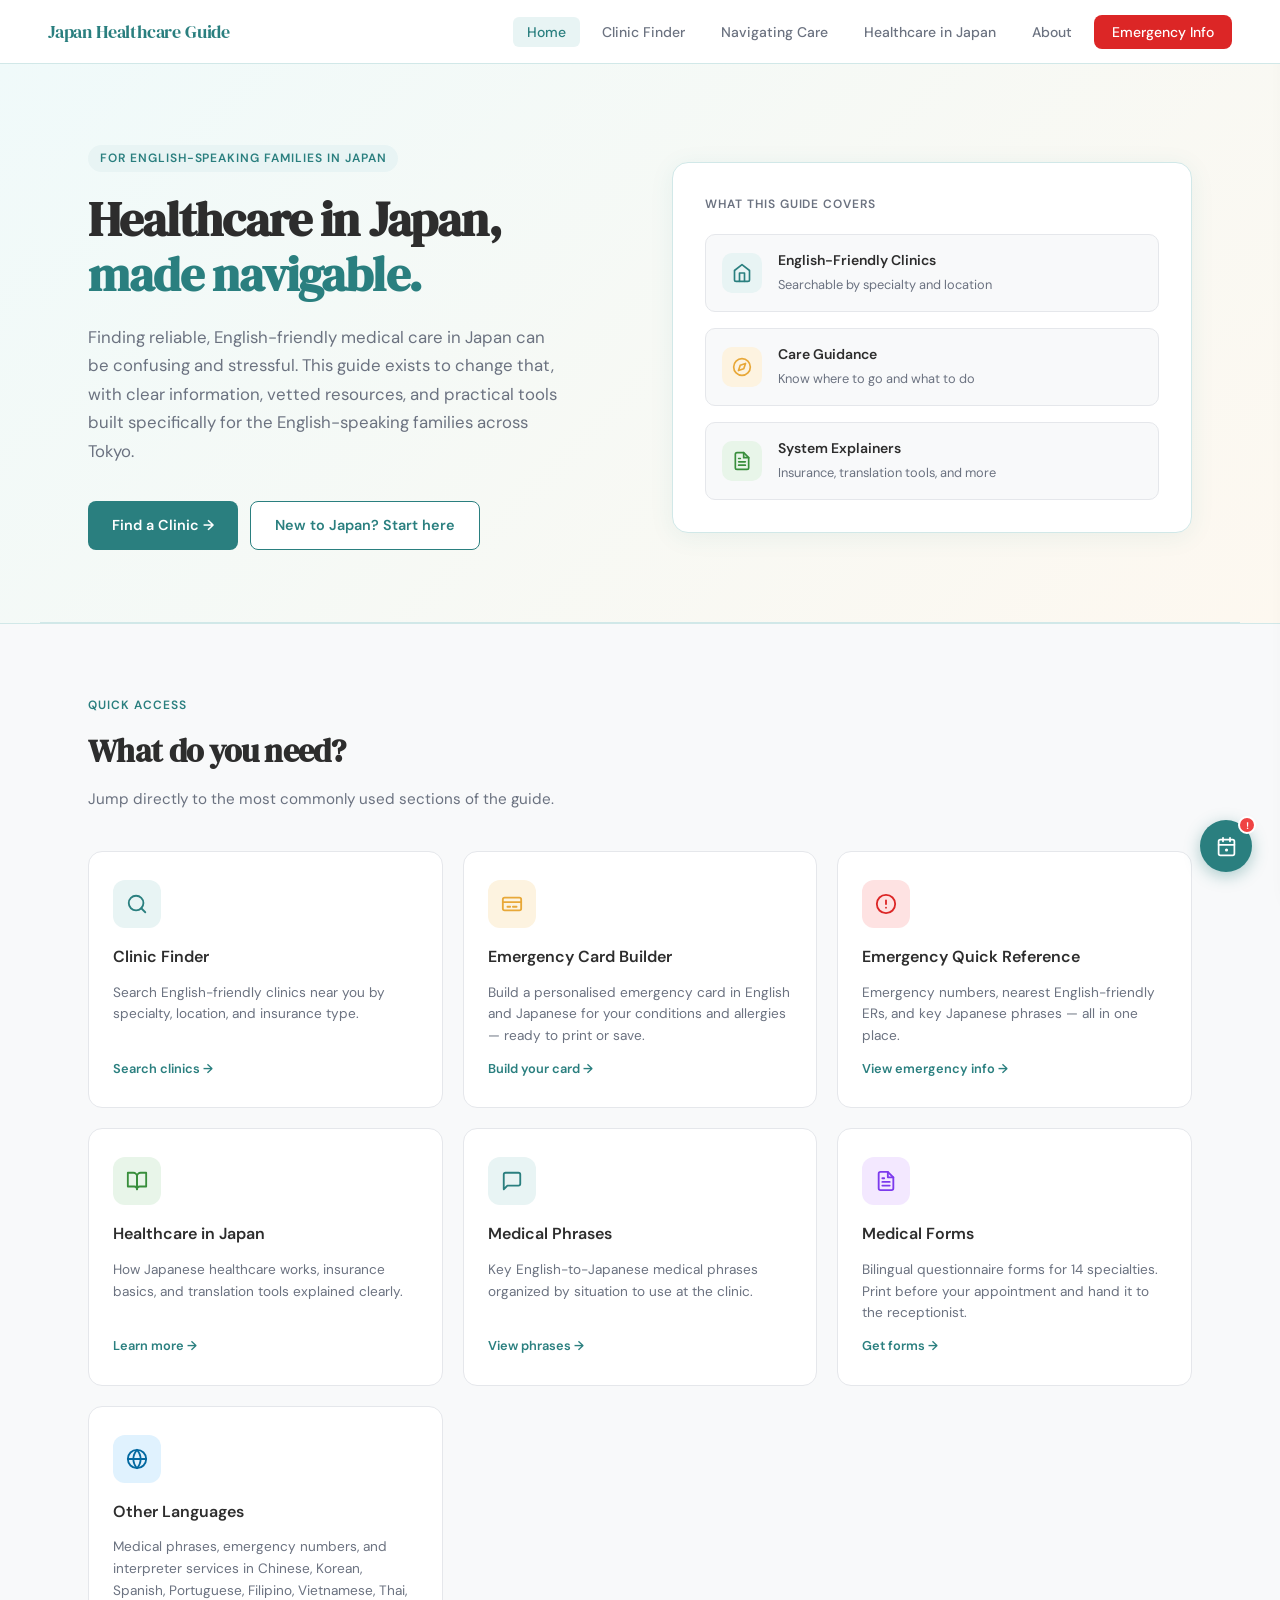
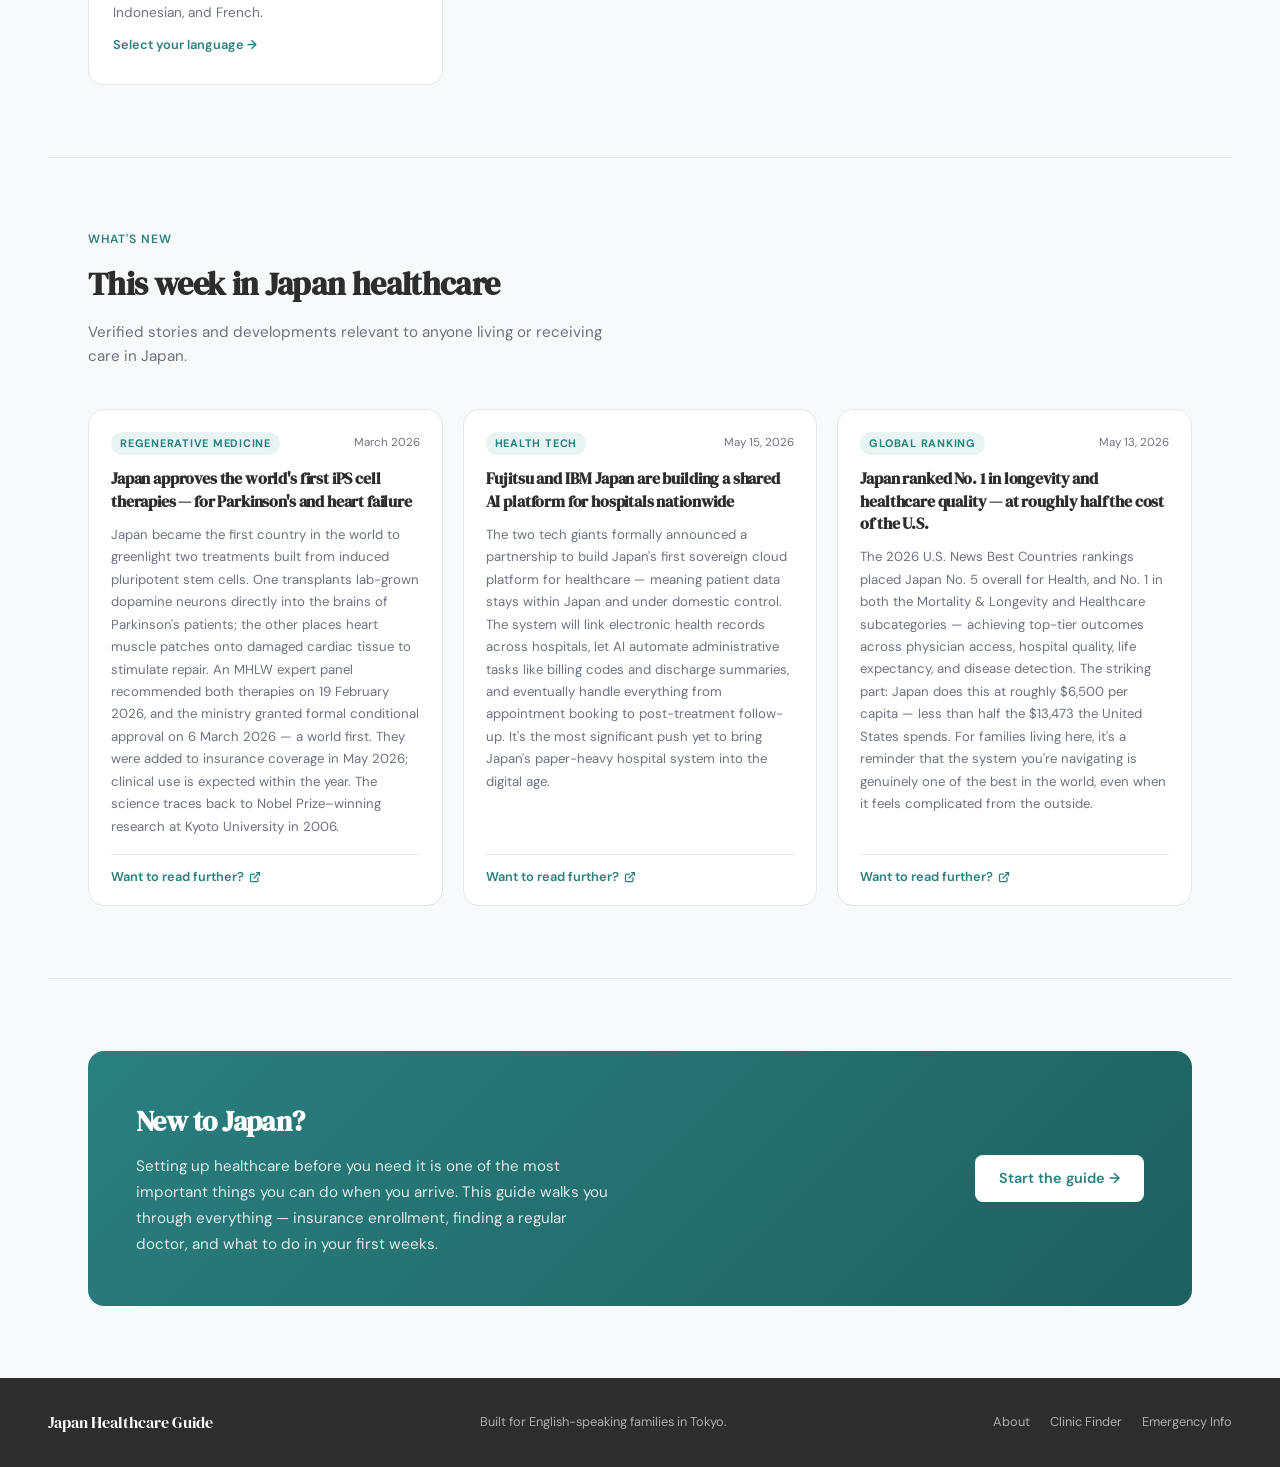
<file: index.html>
<!DOCTYPE html>
<html lang="en">
<head>
  <meta charset="UTF-8" />
  <meta name="viewport" content="width=device-width, initial-scale=1.0"/>
  <link rel="icon" type="image/x-icon" href="/favicon.ico"/>
<link rel="icon" type="image/png" sizes="192x192" href="/favicon-192.png"/>
<link rel="apple-touch-icon" href="/apple-touch-icon.png"/>
  <title>Japan Healthcare Guide</title>
  <link href="https://fonts.googleapis.com/css2?family=DM+Sans:wght@300;400;500;600&family=DM+Serif+Display&display=swap" rel="stylesheet"/>
  <link rel="stylesheet" href="/assets/css/tokens.css">
  <link rel="stylesheet" href="/assets/css/pages/home.css">
</head>
<body>

  <!-- NAV -->
  <nav>
    <a href="/" class="nav-logo">Japan Healthcare Guide</a>
    <ul class="nav-links">
      <li><a href="/" class="active">Home</a></li>
      <li><a href="/clinic-finder">Clinic Finder</a></li>
      <li><a href="/navigating-care">Navigating Care</a></li>
      <li><a href="/healthcare-in-japan">Healthcare in Japan</a></li>
      <li><a href="/about">About</a></li>
      <li><a href="/emergency" class="nav-cta">Emergency Info</a></li>
    </ul>
      <button class="hamburger" id="hamburgerBtn" onclick="toggleSidebar()" aria-label="Open menu">
      <span></span><span></span><span></span>
    </button>
  </nav>

  <!-- MOBILE SIDEBAR -->
  <div class="mobile-overlay" id="mobileOverlay" onclick="closeSidebar()"></div>
  <div class="mobile-sidebar" id="mobileSidebar">
    <div class="mobile-sidebar-header">
      <a href="/" class="mobile-sidebar-logo">Japan Healthcare Guide</a>
      <button class="mobile-sidebar-close" onclick="closeSidebar()">
        <svg width="13" height="13" viewBox="0 0 24 24" fill="none" stroke="currentColor" stroke-width="2.5" stroke-linecap="round" stroke-linejoin="round"><line x1="18" y1="6" x2="6" y2="18"/><line x1="6" y1="6" x2="18" y2="18"/></svg>
      </button>
    </div>
    <div class="mobile-sidebar-links">
      <a href="/" class="active">Home</a>
      <a href="/clinic-finder">Clinic Finder</a>
      <a href="/navigating-care">Navigating Care</a>
      <a href="/healthcare-in-japan">Healthcare in Japan</a>
      <a href="/about">About</a>
      <a href="/emergency" class="sidebar-cta">Emergency Info</a>
    </div>
  </div>
  <!-- HERO -->
  <div style="background: linear-gradient(135deg, #f0fafa 0%, #fdf8f0 100%); border-bottom: 1px solid var(--border);">
    <div class="hero">
      <div class="hero-left">
        <span class="hero-tag">For English-Speaking Families in Japan</span>
        <h1>Healthcare in Japan,<br><span>made navigable.</span></h1>
        <p class="hero-desc">
          Finding reliable, English-friendly medical care in Japan can be confusing and stressful. This guide exists to change that, with clear information, vetted resources, and practical tools built specifically for the English-speaking families across Tokyo.
        </p>
        <div class="hero-buttons">
          <a href="/clinic-finder" class="btn-primary">Find a Clinic →</a>
          <a href="/healthcare-in-japan#how-it-works" class="btn-secondary">New to Japan? Start here</a>
        </div>
      </div>
      <div class="hero-right">
        <div class="hero-card">
          <p class="hero-card-title">What this guide covers</p>
          <div class="stat-row">
            <div class="stat-item">
              <div class="stat-icon teal">
                <svg width="20" height="20" viewBox="0 0 24 24" fill="none" stroke="#2A7F7F" stroke-width="2" stroke-linecap="round" stroke-linejoin="round"><path d="M3 9l9-7 9 7v11a2 2 0 0 1-2 2H5a2 2 0 0 1-2-2z"/><polyline points="9 22 9 12 15 12 15 22"/></svg>
              </div>
              <div class="stat-text">
                <strong>English-Friendly Clinics</strong>
                <span>Searchable by specialty and location</span>
              </div>
            </div>
            <div class="stat-item">
              <div class="stat-icon amber">
                <svg width="20" height="20" viewBox="0 0 24 24" fill="none" stroke="#E8A838" stroke-width="2" stroke-linecap="round" stroke-linejoin="round"><circle cx="12" cy="12" r="10"/><polygon points="16.24 7.76 14.12 14.12 7.76 16.24 9.88 9.88 16.24 7.76"/></svg>
              </div>
              <div class="stat-text">
                <strong>Care Guidance</strong>
                <span>Know where to go and what to do</span>
              </div>
            </div>
            <div class="stat-item">
              <div class="stat-icon green">
                <svg width="20" height="20" viewBox="0 0 24 24" fill="none" stroke="#388e3c" stroke-width="2" stroke-linecap="round" stroke-linejoin="round"><path d="M14 2H6a2 2 0 0 0-2 2v16a2 2 0 0 0 2 2h12a2 2 0 0 0 2-2V8z"/><polyline points="14 2 14 8 20 8"/><line x1="16" y1="13" x2="8" y2="13"/><line x1="16" y1="17" x2="8" y2="17"/><polyline points="10 9 9 9 8 9"/></svg>
              </div>
              <div class="stat-text">
                <strong>System Explainers</strong>
                <span>Insurance, translation tools, and more</span>
              </div>
            </div>
          </div>
        </div>
      </div>
    </div>
  </div>

  <!-- QUICK ACCESS -->
  <div class="section">
    <p class="section-label">Quick Access</p>
    <h2 class="section-title">What do you need?</h2>
    <p class="section-sub">Jump directly to the most commonly used sections of the guide.</p>

    <div class="cards-grid">
      <a href="/clinic-finder" class="card">
        <div class="card-icon teal">
          <svg width="22" height="22" viewBox="0 0 24 24" fill="none" stroke="#2A7F7F" stroke-width="2" stroke-linecap="round" stroke-linejoin="round"><circle cx="11" cy="11" r="8"/><line x1="21" y1="21" x2="16.65" y2="16.65"/></svg>
        </div>
        <h3>Clinic Finder</h3>
        <p>Search English-friendly clinics near you by specialty, location, and insurance type.</p>
        <span class="card-arrow">Search clinics →</span>
      </a>
      <a href="/navigating-care#card" class="card">
        <div class="card-icon amber">
          <svg width="22" height="22" viewBox="0 0 24 24" fill="none" stroke="#E8A838" stroke-width="2" stroke-linecap="round" stroke-linejoin="round"><rect x="2" y="5" width="20" height="14" rx="2"/><line x1="2" y1="10" x2="22" y2="10"/><line x1="7" y1="15" x2="10" y2="15"/><line x1="13" y1="15" x2="17" y2="15"/></svg>
        </div>
        <h3>Emergency Card Builder</h3>
        <p>Build a personalised emergency card in English and Japanese for your conditions and allergies — ready to print or save.</p>
        <span class="card-arrow">Build your card →</span>
      </a>
      <a href="/emergency" class="card">
        <div class="card-icon red">
          <svg width="22" height="22" viewBox="0 0 24 24" fill="none" stroke="#dc2626" stroke-width="2" stroke-linecap="round" stroke-linejoin="round"><circle cx="12" cy="12" r="10"/><line x1="12" y1="8" x2="12" y2="12"/><line x1="12" y1="16" x2="12.01" y2="16"/></svg>
        </div>
        <h3>Emergency Quick Reference</h3>
        <p>Emergency numbers, nearest English-friendly ERs, and key Japanese phrases — all in one place.</p>
        <span class="card-arrow">View emergency info →</span>
      </a>
      <a href="/healthcare-in-japan" class="card">
        <div class="card-icon green">
          <svg width="22" height="22" viewBox="0 0 24 24" fill="none" stroke="#388e3c" stroke-width="2" stroke-linecap="round" stroke-linejoin="round"><path d="M2 3h6a4 4 0 0 1 4 4v14a3 3 0 0 0-3-3H2z"/><path d="M22 3h-6a4 4 0 0 0-4 4v14a3 3 0 0 1 3-3h7z"/></svg>
        </div>
        <h3>Healthcare in Japan</h3>
        <p>How Japanese healthcare works, insurance basics, and translation tools explained clearly.</p>
        <span class="card-arrow">Learn more →</span>
      </a>
      <a href="/healthcare-in-japan#translations" class="card">
        <div class="card-icon teal">
          <svg width="22" height="22" viewBox="0 0 24 24" fill="none" stroke="#2A7F7F" stroke-width="2" stroke-linecap="round" stroke-linejoin="round"><path d="M21 15a2 2 0 0 1-2 2H7l-4 4V5a2 2 0 0 1 2-2h14a2 2 0 0 1 2 2z"/></svg>
        </div>
        <h3>Medical Phrases</h3>
        <p>Key English-to-Japanese medical phrases organized by situation to use at the clinic.</p>
        <span class="card-arrow">View phrases →</span>
      </a>

      <a href="/healthcare-in-japan#forms" class="card">
        <div class="card-icon purple">
          <svg width="22" height="22" viewBox="0 0 24 24" fill="none" stroke="#7c3aed" stroke-width="2" stroke-linecap="round" stroke-linejoin="round"><path d="M14 2H6a2 2 0 0 0-2 2v16a2 2 0 0 0 2 2h12a2 2 0 0 0 2-2V8z"/><polyline points="14 2 14 8 20 8"/><line x1="16" y1="13" x2="8" y2="13"/><line x1="16" y1="17" x2="8" y2="17"/><polyline points="10 9 9 9 8 9"/></svg>
        </div>
        <h3>Medical Forms</h3>
        <p>Bilingual questionnaire forms for 14 specialties. Print before your appointment and hand it to the receptionist.</p>
        <span class="card-arrow">Get forms →</span>
      </a>

      <a href="/healthcare-in-japan#languages" class="card">
        <div class="card-icon" style="background:#e0f2fe;">
          <svg width="22" height="22" viewBox="0 0 24 24" fill="none" stroke="#0369a1" stroke-width="2" stroke-linecap="round" stroke-linejoin="round"><circle cx="12" cy="12" r="10"/><line x1="2" y1="12" x2="22" y2="12"/><path d="M12 2a15.3 15.3 0 0 1 4 10 15.3 15.3 0 0 1-4 10 15.3 15.3 0 0 1-4-10 15.3 15.3 0 0 1 4-10z"/></svg>
        </div>
        <h3>Other Languages</h3>
        <p>Medical phrases, emergency numbers, and interpreter services in Chinese, Korean, Spanish, Portuguese, Filipino, Vietnamese, Thai, Indonesian, and French.</p>
        <span class="card-arrow">Select your language →</span>
      </a>
    </div>
  </div>

  <hr class="divider"/>

  <!-- WHAT'S NEW -->
  <div class="section" id="whats-new">
    <p class="section-label">What's New</p>
    <h2 class="section-title">This week in Japan healthcare</h2>
    <p class="section-sub">Verified stories and developments relevant to anyone living or receiving care in Japan.</p>

    <div class="news-grid">

      <div class="news-card">
        <div class="news-card-top">
          <span class="news-tag">Regenerative Medicine</span>
          <span class="news-date">March 2026</span>
        </div>
        <h3 class="news-title">Japan approves the world's first iPS cell therapies — for Parkinson's and heart failure</h3>
        <p class="news-summary">Japan became the first country in the world to greenlight two treatments built from induced pluripotent stem cells. One transplants lab-grown dopamine neurons directly into the brains of Parkinson's patients; the other places heart muscle patches onto damaged cardiac tissue to stimulate repair. An MHLW expert panel recommended both therapies on 19 February 2026, and the ministry granted formal conditional approval on 6 March 2026 — a world first. They were added to insurance coverage in May 2026; clinical use is expected within the year. The science traces back to Nobel Prize–winning research at Kyoto University in 2006.</p>
        <a class="news-read-more" href="https://www.google.com/search?q=Japan+iPS+cell+therapy+Parkinson+heart+failure+approval+2026" target="_blank">
          Want to read further?
          <svg width="12" height="12" viewBox="0 0 24 24" fill="none" stroke="currentColor" stroke-width="2.5" stroke-linecap="round" stroke-linejoin="round"><path d="M18 13v6a2 2 0 0 1-2 2H5a2 2 0 0 1-2-2V8a2 2 0 0 1 2-2h6"/><polyline points="15 3 21 3 21 9"/><line x1="10" y1="14" x2="21" y2="3"/></svg>
        </a>
      </div>

      <div class="news-card">
        <div class="news-card-top">
          <span class="news-tag">Health Tech</span>
          <span class="news-date">May 15, 2026</span>
        </div>
        <h3 class="news-title">Fujitsu and IBM Japan are building a shared AI platform for hospitals nationwide</h3>
        <p class="news-summary">The two tech giants formally announced a partnership to build Japan's first sovereign cloud platform for healthcare — meaning patient data stays within Japan and under domestic control. The system will link electronic health records across hospitals, let AI automate administrative tasks like billing codes and discharge summaries, and eventually handle everything from appointment booking to post-treatment follow-up. It's the most significant push yet to bring Japan's paper-heavy hospital system into the digital age.</p>
        <a class="news-read-more" href="https://www.google.com/search?q=Fujitsu+IBM+Japan+healthcare+cloud+platform+AI+2026" target="_blank">
          Want to read further?
          <svg width="12" height="12" viewBox="0 0 24 24" fill="none" stroke="currentColor" stroke-width="2.5" stroke-linecap="round" stroke-linejoin="round"><path d="M18 13v6a2 2 0 0 1-2 2H5a2 2 0 0 1-2-2V8a2 2 0 0 1 2-2h6"/><polyline points="15 3 21 3 21 9"/><line x1="10" y1="14" x2="21" y2="3"/></svg>
        </a>
      </div>

      <div class="news-card">
        <div class="news-card-top">
          <span class="news-tag">Global Ranking</span>
          <span class="news-date">May 13, 2026</span>
        </div>
        <h3 class="news-title">Japan ranked No. 1 in longevity and healthcare quality — at roughly half the cost of the U.S.</h3>
        <p class="news-summary">The 2026 U.S. News Best Countries rankings placed Japan No. 5 overall for Health, and No. 1 in both the Mortality &amp; Longevity and Healthcare subcategories — achieving top-tier outcomes across physician access, hospital quality, life expectancy, and disease detection. The striking part: Japan does this at roughly $6,500 per capita — less than half the $13,473 the United States spends. For families living here, it's a reminder that the system you're navigating is genuinely one of the best in the world, even when it feels complicated from the outside.</p>
        <a class="news-read-more" href="https://www.google.com/search?q=Japan+ranked+number+1+healthcare+US+News+Best+Countries+2026" target="_blank">
          Want to read further?
          <svg width="12" height="12" viewBox="0 0 24 24" fill="none" stroke="currentColor" stroke-width="2.5" stroke-linecap="round" stroke-linejoin="round"><path d="M18 13v6a2 2 0 0 1-2 2H5a2 2 0 0 1-2-2V8a2 2 0 0 1 2-2h6"/><polyline points="15 3 21 3 21 9"/><line x1="10" y1="14" x2="21" y2="3"/></svg>
        </a>
      </div>

    </div>
  </div>

  <hr class="divider"/>

  <!-- NEW TO JAPAN -->
  <div class="section">
    <div class="new-to-japan">
      <div class="new-to-japan-text">
        <h2>New to Japan?</h2>
        <p>Setting up healthcare before you need it is one of the most important things you can do when you arrive. This guide walks you through everything — insurance enrollment, finding a regular doctor, and what to do in your first weeks.</p>
      </div>
      <a href="/healthcare-in-japan#how-it-works" class="btn-white">Start the guide →</a>
    </div>
  </div>

  <!-- FOOTER -->
  <footer>
    <span class="footer-logo">Japan Healthcare Guide</span>
    <span>Built for English-speaking families in Tokyo.</span>
    <div style="display:flex; gap: 20px;">
      <a href="/about">About</a>
      <a href="/clinic-finder">Clinic Finder</a>
      <a href="/emergency">Emergency Info</a>
    </div>
  </footer>

<script src="/assets/js/pages/home-nav.js"></script>

<!-- SEASONAL HEALTH CALENDAR WIDGET -->


<button class="shc-fab" id="shcFab" onclick="openSHC()" aria-label="Seasonal Health Calendar">
  <svg width="21" height="21" viewBox="0 0 24 24" fill="none" stroke="#fff" stroke-width="2" stroke-linecap="round" stroke-linejoin="round">
    <rect x="3" y="4" width="18" height="18" rx="2"/><line x1="16" y1="2" x2="16" y2="6"/><line x1="8" y1="2" x2="8" y2="6"/><line x1="3" y1="10" x2="21" y2="10"/><circle cx="12" cy="16" r="1.8" fill="#fff" stroke="none"/>
  </svg>
  <div class="shc-fab-badge" id="shcBadge">!</div>
  <div class="shc-fab-tooltip">Seasonal Health Calendar</div>
</button>

<div class="shc-overlay" id="shcOverlay" onclick="handleShcOverlayClick(event)">
  <div class="shc-panel">
    <div class="shc-header">
      <div class="shc-header-top">
        <div class="shc-title-wrap">
          <div class="shc-title-icon" id="shcTitleIcon"></div>
          <div>
            <div class="shc-title">Seasonal Health Calendar</div>
            <div class="shc-subtitle">Tokyo · Japan · Historical pattern predictions</div>
          </div>
        </div>
        <button class="shc-close" onclick="closeSHC()">
          <svg width="14" height="14" viewBox="0 0 24 24" fill="none" stroke="currentColor" stroke-width="2.5" stroke-linecap="round" stroke-linejoin="round"><line x1="18" y1="6" x2="6" y2="18"/><line x1="6" y1="6" x2="18" y2="18"/></svg>
        </button>
      </div>
      <div class="shc-month-nav">
        <button class="shc-month-btn" onclick="shcChangeMonth(-1)">
          <svg width="14" height="14" viewBox="0 0 24 24" fill="none" stroke="currentColor" stroke-width="2.5" stroke-linecap="round" stroke-linejoin="round"><polyline points="15 18 9 12 15 6"/></svg>
        </button>
        <div class="shc-month-label" id="shcMonthLabel"></div>
        <button class="shc-month-btn" onclick="shcChangeMonth(1)">
          <svg width="14" height="14" viewBox="0 0 24 24" fill="none" stroke="currentColor" stroke-width="2.5" stroke-linecap="round" stroke-linejoin="round"><polyline points="9 18 15 12 9 6"/></svg>
        </button>
      </div>
    </div>
    <div class="shc-body" id="shcBody"></div>
  </div>
</div>

<script src="/assets/js/pages/home.js"></script>

</body>
</html>
</file>
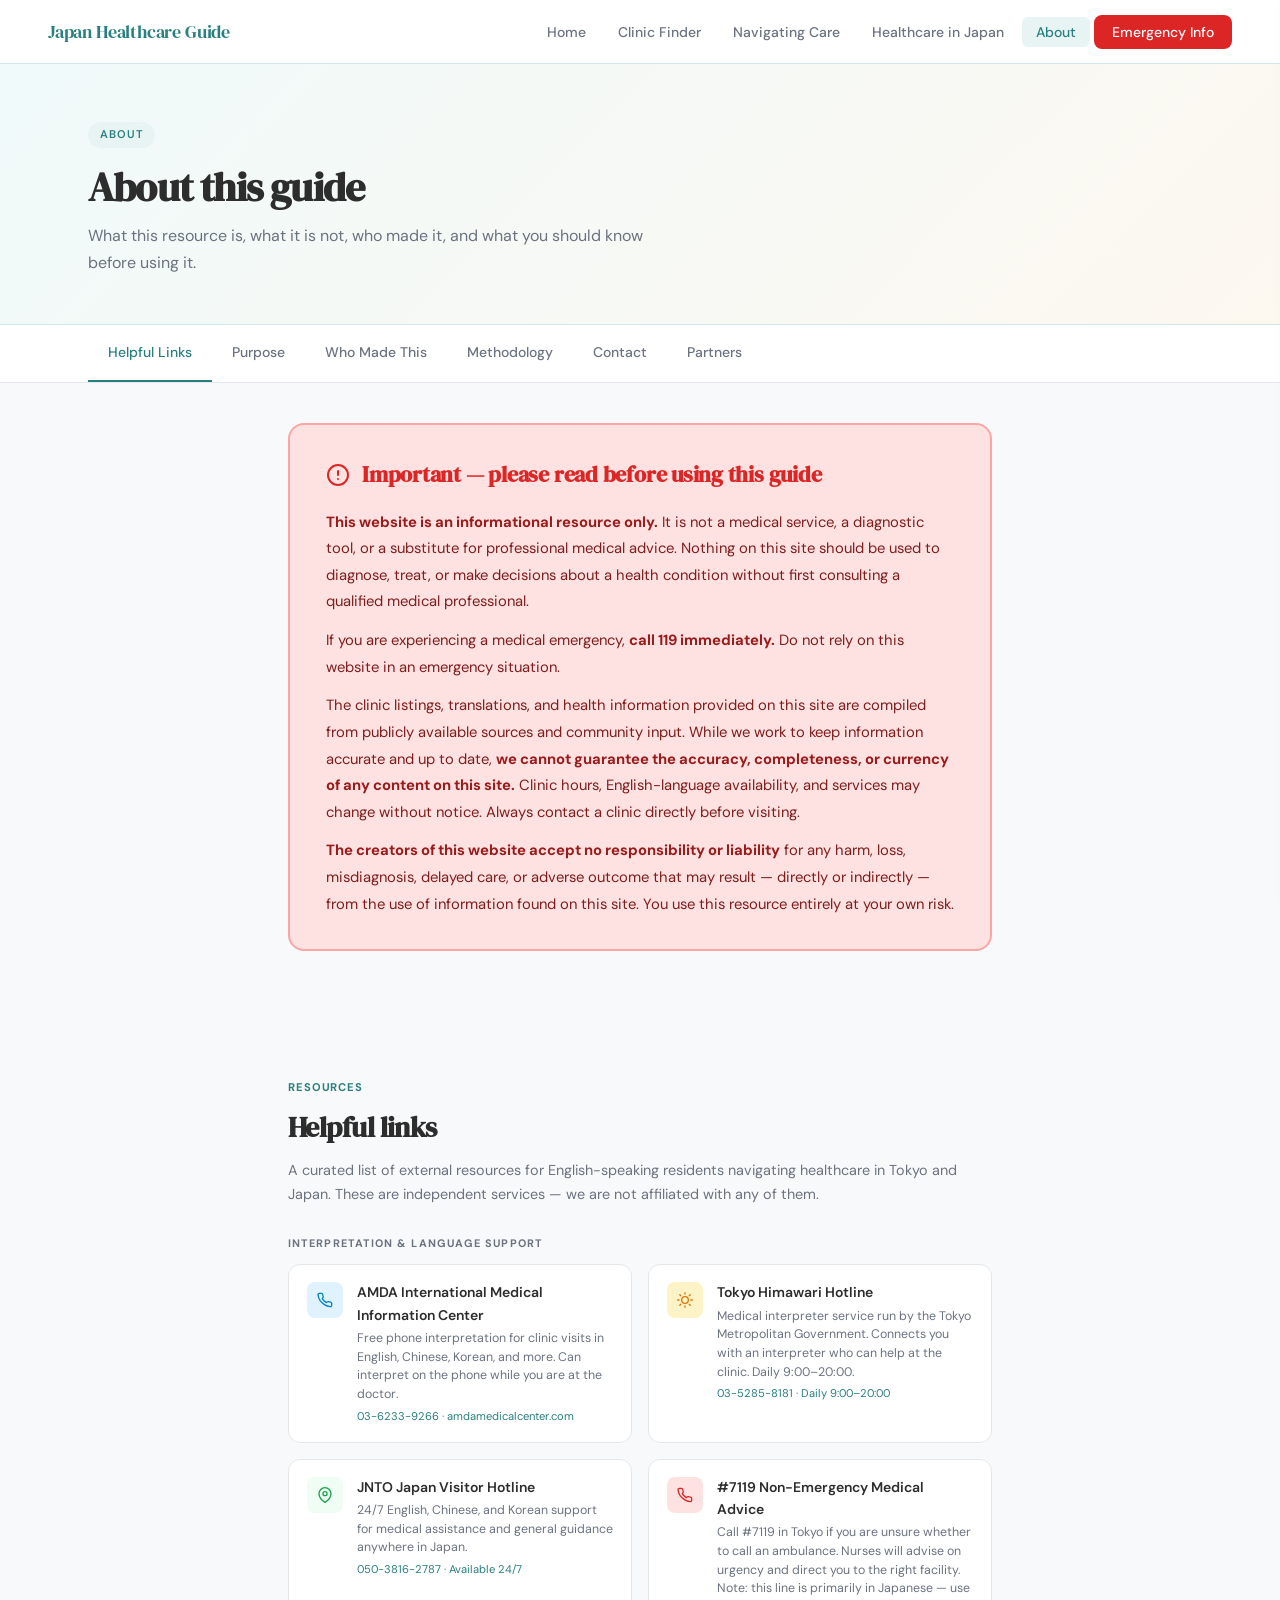
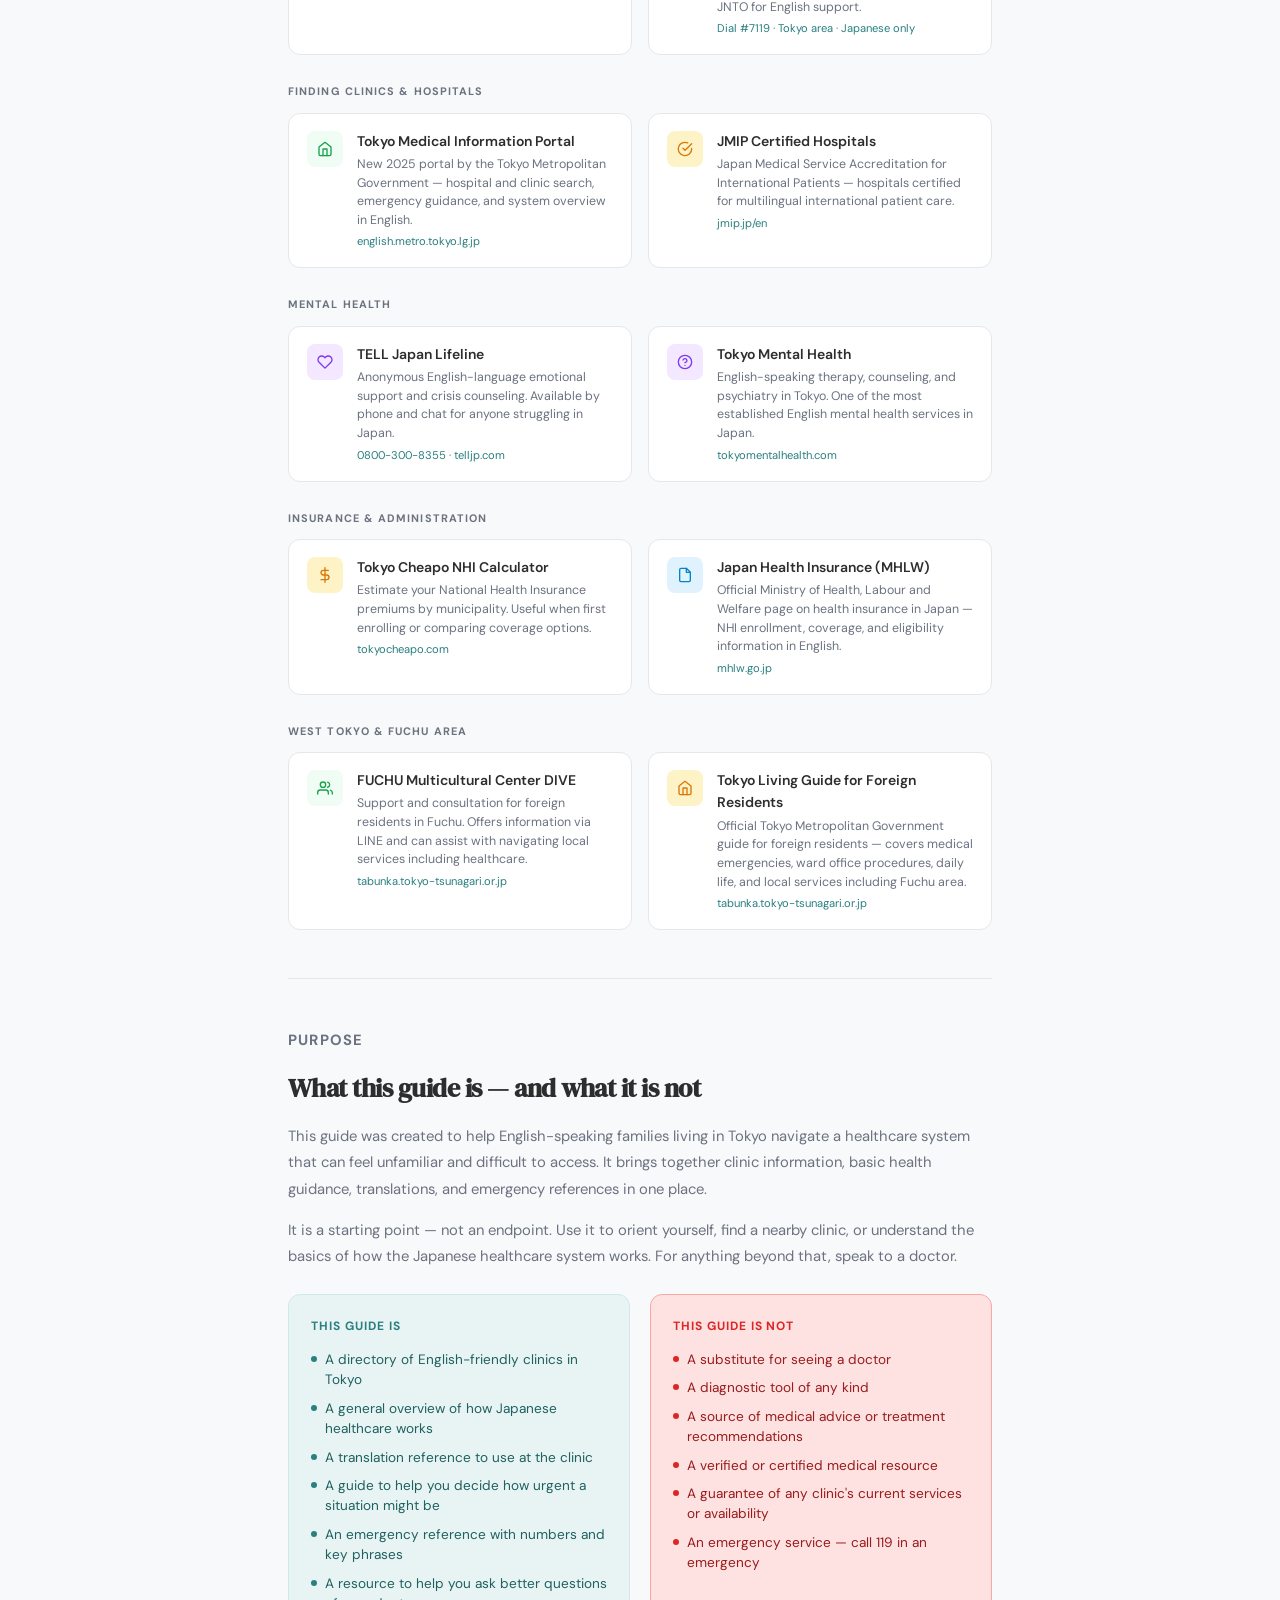
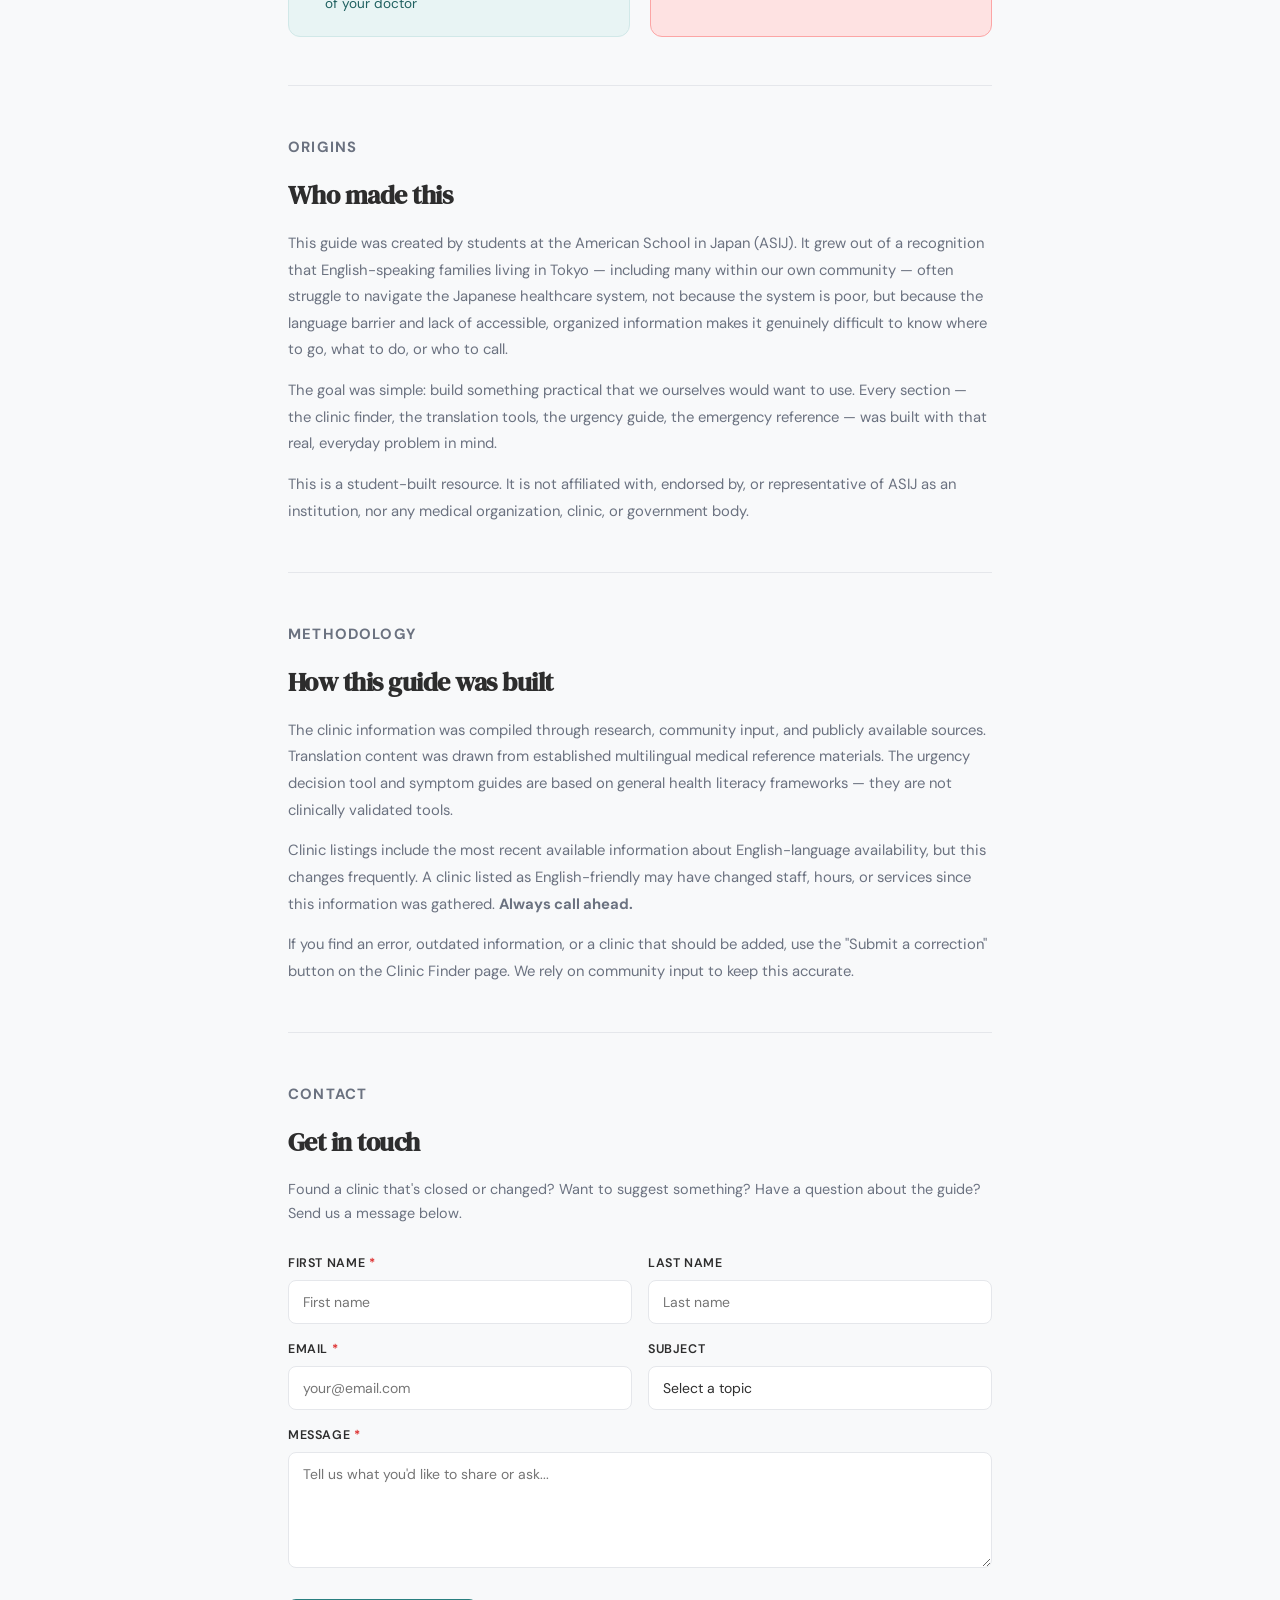
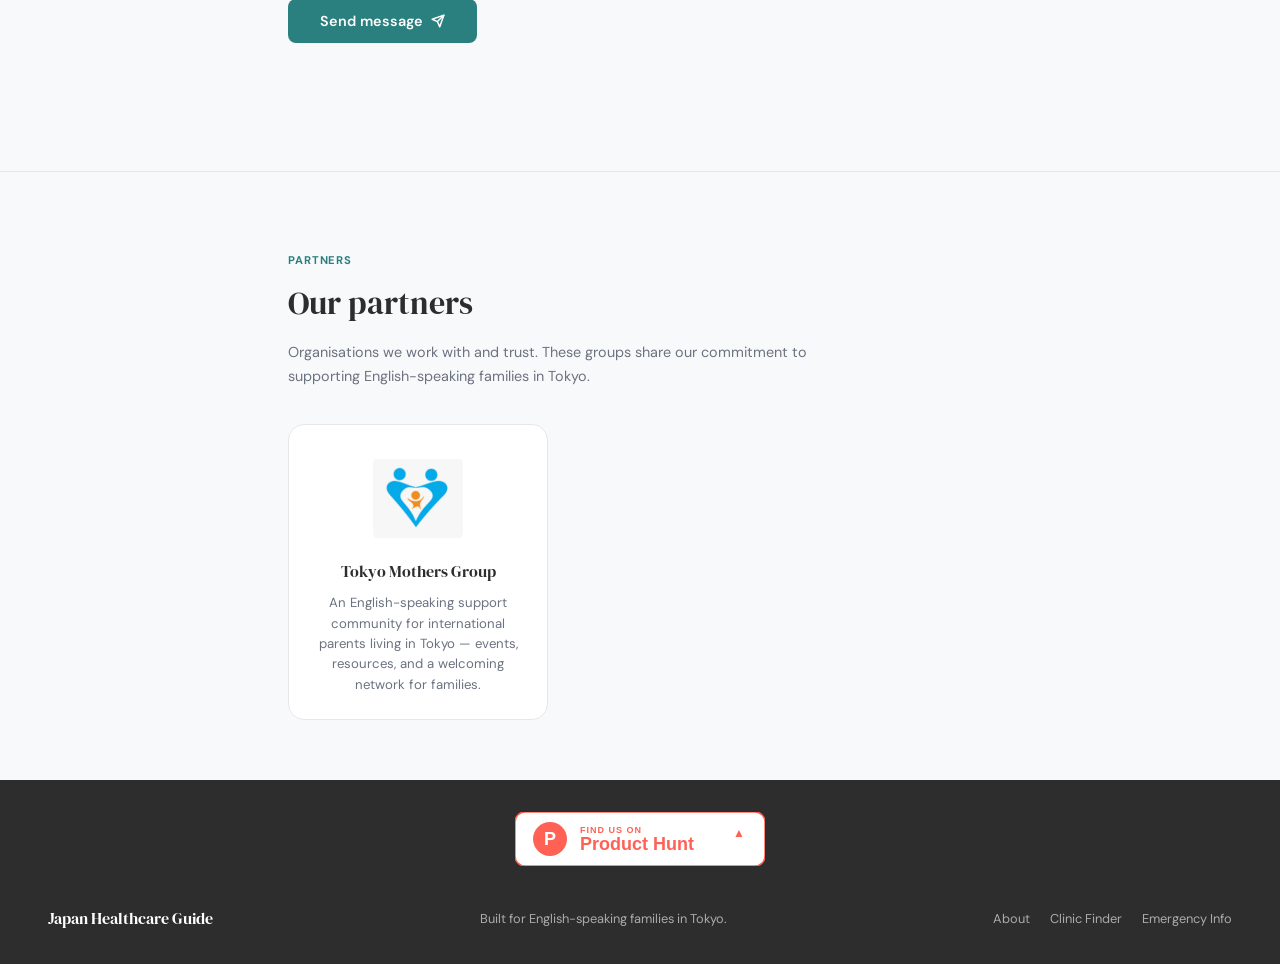
<file: about/index.html>
<!DOCTYPE html>
<html lang="en">
<head>
  <meta charset="UTF-8"/>
  <meta name="viewport" content="width=device-width, initial-scale=1.0"/>
  <link rel="icon" type="image/x-icon" href="/favicon.ico"/>
<link rel="icon" type="image/png" sizes="192x192" href="/favicon-192.png"/>
<link rel="apple-touch-icon" href="/apple-touch-icon.png"/>
  <title>About — Japan Healthcare Guide</title>
  <link href="https://fonts.googleapis.com/css2?family=DM+Sans:wght@300;400;500;600&family=DM+Serif+Display&display=swap" rel="stylesheet"/>
  <link rel="stylesheet" href="/assets/css/tokens.css">
  <link rel="stylesheet" href="/assets/css/pages/about.css">
</head>
<body>

<!-- NAV -->
<nav>
  <a href="/" class="nav-logo">Japan Healthcare Guide</a>
  <ul class="nav-links">
    <li><a href="/">Home</a></li>
    <li><a href="/clinic-finder">Clinic Finder</a></li>
    <li><a href="/navigating-care">Navigating Care</a></li>
    <li><a href="/healthcare-in-japan">Healthcare in Japan</a></li>
    <li><a href="/about" class="active">About</a></li>
    <li><a href="/emergency" class="nav-cta">Emergency Info</a></li>
  </ul>
    <button class="hamburger" id="hamburgerBtn" onclick="toggleSidebar()" aria-label="Open menu">
      <span></span><span></span><span></span>
    </button>
  </nav>

  <!-- MOBILE SIDEBAR -->
  <div class="mobile-overlay" id="mobileOverlay" onclick="closeSidebar()"></div>
  <div class="mobile-sidebar" id="mobileSidebar">
    <div class="mobile-sidebar-header">
      <a href="/" class="mobile-sidebar-logo">Japan Healthcare Guide</a>
      <button class="mobile-sidebar-close" onclick="closeSidebar()">
        <svg width="13" height="13" viewBox="0 0 24 24" fill="none" stroke="currentColor" stroke-width="2.5" stroke-linecap="round" stroke-linejoin="round"><line x1="18" y1="6" x2="6" y2="18"/><line x1="6" y1="6" x2="18" y2="18"/></svg>
      </button>
    </div>
    <div class="mobile-sidebar-links">
      <a href="/">Home</a>
      <a href="/clinic-finder">Clinic Finder</a>
      <a href="/navigating-care">Navigating Care</a>
      <a href="/healthcare-in-japan">Healthcare in Japan</a>
      <a href="/about" class="active">About</a>
      <a href="/emergency" class="sidebar-cta">Emergency Info</a>
    </div>
  </div>
<!-- PAGE HEADER -->
<div class="page-header-wrap">
  <div class="page-header">
    <span class="page-tag">About</span>
    <h1>About this guide</h1>
    <p>What this resource is, what it is not, who made it, and what you should know before using it.</p>
  </div>
</div>

<!-- SUB NAV -->
<div class="sub-nav">
  <div class="sub-nav-inner">
    <a href="#links" class="active">Helpful Links</a>
    <a href="#purpose">Purpose</a>
    <a href="#origins">Who Made This</a>
    <a href="#methodology">Methodology</a>
    <a href="#contact">Contact</a>
    <a href="#partners">Partners</a>
  </div>
</div>

<!-- DISCLAIMER — outside content, full width constrained separately -->
<div style="max-width:800px;margin:0 auto;padding:40px 48px 32px;">
  <div class="disclaimer-box">
    <div class="disclaimer-box-header">
      <svg width="24" height="24" viewBox="0 0 24 24" fill="none" stroke="#dc2626" stroke-width="2" stroke-linecap="round" stroke-linejoin="round"><circle cx="12" cy="12" r="10"/><line x1="12" y1="8" x2="12" y2="12"/><line x1="12" y1="16" x2="12.01" y2="16"/></svg>
      <h2>Important — please read before using this guide</h2>
    </div>
    <p><strong>This website is an informational resource only.</strong> It is not a medical service, a diagnostic tool, or a substitute for professional medical advice. Nothing on this site should be used to diagnose, treat, or make decisions about a health condition without first consulting a qualified medical professional.</p>
    <p>If you are experiencing a medical emergency, <strong>call 119 immediately.</strong> Do not rely on this website in an emergency situation.</p>
    <p>The clinic listings, translations, and health information provided on this site are compiled from publicly available sources and community input. While we work to keep information accurate and up to date, <strong>we cannot guarantee the accuracy, completeness, or currency of any content on this site.</strong> Clinic hours, English-language availability, and services may change without notice. Always contact a clinic directly before visiting.</p>
    <p><strong>The creators of this website accept no responsibility or liability</strong> for any harm, loss, misdiagnosis, delayed care, or adverse outcome that may result — directly or indirectly — from the use of information found on this site. You use this resource entirely at your own risk.</p>
  </div>
</div>

<!-- CONTENT -->
<div class="content">

  <!-- HELPFUL LINKS -->
  <div id="links">
    <p class="about-block-label">Resources</p>
    <h2 style="font-family:'DM Serif Display',serif;font-size:1.75rem;color:var(--charcoal);letter-spacing:-0.02em;margin-bottom:8px;">Helpful links</h2>
    <p style="font-size:0.9rem;color:var(--gray);line-height:1.7;margin-bottom:24px;">A curated list of external resources for English-speaking residents navigating healthcare in Tokyo and Japan. These are independent services — we are not affiliated with any of them.</p>

    <p class="links-category-label">Interpretation &amp; Language Support</p>
    <div class="links-grid">
      <a href="https://www.amdamedicalcenter.com/" target="_blank" class="link-card">
        <div class="link-card-icon" style="background:#e0f2fe;">
          <svg width="16" height="16" viewBox="0 0 24 24" fill="none" stroke="#0284c7" stroke-width="2" stroke-linecap="round" stroke-linejoin="round"><path d="M22 16.92v3a2 2 0 0 1-2.18 2 19.79 19.79 0 0 1-8.63-3.07A19.5 19.5 0 0 1 4.69 13a19.79 19.79 0 0 1-3.07-8.67A2 2 0 0 1 3.61 2h3a2 2 0 0 1 2 1.72c.127.96.361 1.903.7 2.81a2 2 0 0 1-.45 2.11L7.91 9.91a16 16 0 0 0 6.09 6.09l.95-.95a2 2 0 0 1 2.11-.45c.907.339 1.85.573 2.81.7A2 2 0 0 1 22 16.92z"/></svg>
        </div>
        <div>
          <div class="link-card-name">AMDA International Medical Information Center</div>
          <div class="link-card-desc">Free phone interpretation for clinic visits in English, Chinese, Korean, and more. Can interpret on the phone while you are at the doctor.</div>
          <span class="link-card-url">03-6233-9266 · amdamedicalcenter.com</span>
        </div>
      </a>

      <a href="https://www.hokeniryo.metro.tokyo.lg.jp/iryo/iryo_hoken/medical_info_eng/himawari" target="_blank" class="link-card">
        <div class="link-card-icon" style="background:#fef3c7;">
          <svg width="16" height="16" viewBox="0 0 24 24" fill="none" stroke="#d97706" stroke-width="2" stroke-linecap="round" stroke-linejoin="round"><circle cx="12" cy="12" r="5"/><line x1="12" y1="1" x2="12" y2="3"/><line x1="12" y1="21" x2="12" y2="23"/><line x1="4.22" y1="4.22" x2="5.64" y2="5.64"/><line x1="18.36" y1="18.36" x2="19.78" y2="19.78"/><line x1="1" y1="12" x2="3" y2="12"/><line x1="21" y1="12" x2="23" y2="12"/><line x1="4.22" y1="19.78" x2="5.64" y2="18.36"/><line x1="18.36" y1="5.64" x2="19.78" y2="4.22"/></svg>
        </div>
        <div>
          <div class="link-card-name">Tokyo Himawari Hotline</div>
          <div class="link-card-desc">Medical interpreter service run by the Tokyo Metropolitan Government. Connects you with an interpreter who can help at the clinic. Daily 9:00–20:00.</div>
          <span class="link-card-url">03-5285-8181 · Daily 9:00–20:00</span>
        </div>
      </a>

      <a href="https://www.jnto.go.jp/" target="_blank" class="link-card">
        <div class="link-card-icon" style="background:#f0fdf4;">
          <svg width="16" height="16" viewBox="0 0 24 24" fill="none" stroke="#16a34a" stroke-width="2" stroke-linecap="round" stroke-linejoin="round"><path d="M21 10c0 7-9 13-9 13s-9-6-9-13a9 9 0 0 1 18 0z"/><circle cx="12" cy="10" r="3"/></svg>
        </div>
        <div>
          <div class="link-card-name">JNTO Japan Visitor Hotline</div>
          <div class="link-card-desc">24/7 English, Chinese, and Korean support for medical assistance and general guidance anywhere in Japan.</div>
          <span class="link-card-url">050-3816-2787 · Available 24/7</span>
        </div>
      </a>

      <a href="https://www.tfd.metro.tokyo.lg.jp/hp-kyuuimuka/en_guide/main/index.html" target="_blank" class="link-card">
        <div class="link-card-icon" style="background:#fee2e2;">
          <svg width="16" height="16" viewBox="0 0 24 24" fill="none" stroke="#dc2626" stroke-width="2" stroke-linecap="round" stroke-linejoin="round"><path d="M22 16.92v3a2 2 0 0 1-2.18 2 19.79 19.79 0 0 1-8.63-3.07A19.5 19.5 0 0 1 4.69 13a19.79 19.79 0 0 1-3.07-8.67A2 2 0 0 1 3.61 2h3a2 2 0 0 1 2 1.72c.127.96.361 1.903.7 2.81a2 2 0 0 1-.45 2.11L7.91 9.91a16 16 0 0 0 6.09 6.09l.95-.95a2 2 0 0 1 2.11-.45c.907.339 1.85.573 2.81.7A2 2 0 0 1 22 16.92z"/></svg>
        </div>
        <div>
          <div class="link-card-name">#7119 Non-Emergency Medical Advice</div>
          <div class="link-card-desc">Call #7119 in Tokyo if you are unsure whether to call an ambulance. Nurses will advise on urgency and direct you to the right facility. Note: this line is primarily in Japanese — use JNTO for English support.</div>
          <span class="link-card-url">Dial #7119 · Tokyo area · Japanese only</span>
        </div>
      </a>
    </div>

    <p class="links-category-label">Finding Clinics &amp; Hospitals</p>
    <div class="links-grid">

      <a href="https://www.english.metro.tokyo.lg.jp/w/115-101-004140" target="_blank" class="link-card">
        <div class="link-card-icon" style="background:#f0fdf4;">
          <svg width="16" height="16" viewBox="0 0 24 24" fill="none" stroke="#16a34a" stroke-width="2" stroke-linecap="round" stroke-linejoin="round"><path d="M3 9l9-7 9 7v11a2 2 0 0 1-2 2H5a2 2 0 0 1-2-2z"/><polyline points="9 22 9 12 15 12 15 22"/></svg>
        </div>
        <div>
          <div class="link-card-name">Tokyo Medical Information Portal</div>
          <div class="link-card-desc">New 2025 portal by the Tokyo Metropolitan Government — hospital and clinic search, emergency guidance, and system overview in English.</div>
          <span class="link-card-url">english.metro.tokyo.lg.jp</span>
        </div>
      </a>

      <a href="https://jmip.jme.or.jp/index.php?l=eng" target="_blank" class="link-card">
        <div class="link-card-icon" style="background:#fef3c7;">
          <svg width="16" height="16" viewBox="0 0 24 24" fill="none" stroke="#d97706" stroke-width="2" stroke-linecap="round" stroke-linejoin="round"><path d="M22 11.08V12a10 10 0 1 1-5.93-9.14"/><polyline points="22 4 12 14.01 9 11.01"/></svg>
        </div>
        <div>
          <div class="link-card-name">JMIP Certified Hospitals</div>
          <div class="link-card-desc">Japan Medical Service Accreditation for International Patients — hospitals certified for multilingual international patient care.</div>
          <span class="link-card-url">jmip.jp/en</span>
        </div>
      </a>
    </div>

    <p class="links-category-label">Mental Health</p>
    <div class="links-grid">
      <a href="https://telljp.com/lifeline/" target="_blank" class="link-card">
        <div class="link-card-icon" style="background:#f3e8ff;">
          <svg width="16" height="16" viewBox="0 0 24 24" fill="none" stroke="#7c3aed" stroke-width="2" stroke-linecap="round" stroke-linejoin="round"><path d="M20.84 4.61a5.5 5.5 0 0 0-7.78 0L12 5.67l-1.06-1.06a5.5 5.5 0 0 0-7.78 7.78l1.06 1.06L12 21.23l7.78-7.78 1.06-1.06a5.5 5.5 0 0 0 0-7.78z"/></svg>
        </div>
        <div>
          <div class="link-card-name">TELL Japan Lifeline</div>
          <div class="link-card-desc">Anonymous English-language emotional support and crisis counseling. Available by phone and chat for anyone struggling in Japan.</div>
          <span class="link-card-url">0800-300-8355 · telljp.com</span>
        </div>
      </a>

      <a href="https://www.tokyomentalhealth.com/" target="_blank" class="link-card">
        <div class="link-card-icon" style="background:#f3e8ff;">
          <svg width="16" height="16" viewBox="0 0 24 24" fill="none" stroke="#7c3aed" stroke-width="2" stroke-linecap="round" stroke-linejoin="round"><circle cx="12" cy="12" r="10"/><path d="M9.09 9a3 3 0 0 1 5.83 1c0 2-3 3-3 3"/><line x1="12" y1="17" x2="12.01" y2="17"/></svg>
        </div>
        <div>
          <div class="link-card-name">Tokyo Mental Health</div>
          <div class="link-card-desc">English-speaking therapy, counseling, and psychiatry in Tokyo. One of the most established English mental health services in Japan.</div>
          <span class="link-card-url">tokyomentalhealth.com</span>
        </div>
      </a>
    </div>

    <p class="links-category-label">Insurance &amp; Administration</p>
    <div class="links-grid">
      <a href="https://tokyocheapo.com/living/japan-healthcare-system/" target="_blank" class="link-card">
        <div class="link-card-icon" style="background:#fef3c7;">
          <svg width="16" height="16" viewBox="0 0 24 24" fill="none" stroke="#d97706" stroke-width="2" stroke-linecap="round" stroke-linejoin="round"><line x1="12" y1="1" x2="12" y2="23"/><path d="M17 5H9.5a3.5 3.5 0 0 0 0 7h5a3.5 3.5 0 0 1 0 7H6"/></svg>
        </div>
        <div>
          <div class="link-card-name">Tokyo Cheapo NHI Calculator</div>
          <div class="link-card-desc">Estimate your National Health Insurance premiums by municipality. Useful when first enrolling or comparing coverage options.</div>
          <span class="link-card-url">tokyocheapo.com</span>
        </div>
      </a>

      <a href="https://www.mhlw.go.jp/english/policy/health-medical/health-insurance/index.html" target="_blank" class="link-card">
        <div class="link-card-icon" style="background:#e0f2fe;">
          <svg width="16" height="16" viewBox="0 0 24 24" fill="none" stroke="#0284c7" stroke-width="2" stroke-linecap="round" stroke-linejoin="round"><path d="M14 2H6a2 2 0 0 0-2 2v16a2 2 0 0 0 2 2h12a2 2 0 0 0 2-2V8z"/><polyline points="14 2 14 8 20 8"/></svg>
        </div>
        <div>
          <div class="link-card-name">Japan Health Insurance (MHLW)</div>
          <div class="link-card-desc">Official Ministry of Health, Labour and Welfare page on health insurance in Japan — NHI enrollment, coverage, and eligibility information in English.</div>
          <span class="link-card-url">mhlw.go.jp</span>
        </div>
      </a>
    </div>

    <p class="links-category-label">West Tokyo &amp; Fuchu Area</p>
    <div class="links-grid">
      <a href="https://tabunka.tokyo-tsunagari.or.jp/english/" target="_blank" class="link-card">
        <div class="link-card-icon" style="background:#f0fdf4;">
          <svg width="16" height="16" viewBox="0 0 24 24" fill="none" stroke="#16a34a" stroke-width="2" stroke-linecap="round" stroke-linejoin="round"><path d="M17 21v-2a4 4 0 0 0-4-4H5a4 4 0 0 0-4 4v2"/><circle cx="9" cy="7" r="4"/><path d="M23 21v-2a4 4 0 0 0-3-3.87"/><path d="M16 3.13a4 4 0 0 1 0 7.75"/></svg>
        </div>
        <div>
          <div class="link-card-name">FUCHU Multicultural Center DIVE</div>
          <div class="link-card-desc">Support and consultation for foreign residents in Fuchu. Offers information via LINE and can assist with navigating local services including healthcare.</div>
          <span class="link-card-url">tabunka.tokyo-tsunagari.or.jp</span>
        </div>
      </a>

      <a href="https://tabunka.tokyo-tsunagari.or.jp/useful/guide_eng/" target="_blank" class="link-card">
        <div class="link-card-icon" style="background:#fef3c7;">
          <svg width="16" height="16" viewBox="0 0 24 24" fill="none" stroke="#d97706" stroke-width="2" stroke-linecap="round" stroke-linejoin="round"><path d="M3 9l9-7 9 7v11a2 2 0 0 1-2 2H5a2 2 0 0 1-2-2z"/><polyline points="9 22 9 12 15 12 15 22"/></svg>
        </div>
        <div>
          <div class="link-card-name">Tokyo Living Guide for Foreign Residents</div>
          <div class="link-card-desc">Official Tokyo Metropolitan Government guide for foreign residents — covers medical emergencies, ward office procedures, daily life, and local services including Fuchu area.</div>
          <span class="link-card-url">tabunka.tokyo-tsunagari.or.jp</span>
        </div>
      </a>
    </div>
  </div>

  <hr class="block-divider" style="margin-top: 48px;"/>

  <!-- WHAT THIS IS -->
  <div id="purpose" class="about-block">
    <p class="about-block-label">Purpose</p>
    <h2>What this guide is — and what it is not</h2>
    <p>This guide was created to help English-speaking families living in Tokyo navigate a healthcare system that can feel unfamiliar and difficult to access. It brings together clinic information, basic health guidance, translations, and emergency references in one place.</p>
    <p>It is a starting point — not an endpoint. Use it to orient yourself, find a nearby clinic, or understand the basics of how the Japanese healthcare system works. For anything beyond that, speak to a doctor.</p>

    <div class="two-col">
      <div class="col-card is">
        <h4>This guide is</h4>
        <ul class="col-list">
          <li><div class="col-dot"></div>A directory of English-friendly clinics in Tokyo</li>
          <li><div class="col-dot"></div>A general overview of how Japanese healthcare works</li>
          <li><div class="col-dot"></div>A translation reference to use at the clinic</li>
          <li><div class="col-dot"></div>A guide to help you decide how urgent a situation might be</li>
          <li><div class="col-dot"></div>An emergency reference with numbers and key phrases</li>
          <li><div class="col-dot"></div>A resource to help you ask better questions of your doctor</li>
        </ul>
      </div>
      <div class="col-card isnot">
        <h4>This guide is not</h4>
        <ul class="col-list">
          <li><div class="col-dot"></div>A substitute for seeing a doctor</li>
          <li><div class="col-dot"></div>A diagnostic tool of any kind</li>
          <li><div class="col-dot"></div>A source of medical advice or treatment recommendations</li>
          <li><div class="col-dot"></div>A verified or certified medical resource</li>
          <li><div class="col-dot"></div>A guarantee of any clinic's current services or availability</li>
          <li><div class="col-dot"></div>An emergency service — call 119 in an emergency</li>
        </ul>
      </div>
    </div>
  </div>

  <hr class="block-divider"/>

  <!-- WHO MADE IT -->
  <div id="origins" class="about-block">
    <p class="about-block-label">Origins</p>
    <h2>Who made this</h2>
    <p>This guide was created by students at the American School in Japan (ASIJ). It grew out of a recognition that English-speaking families living in Tokyo — including many within our own community — often struggle to navigate the Japanese healthcare system, not because the system is poor, but because the language barrier and lack of accessible, organized information makes it genuinely difficult to know where to go, what to do, or who to call.</p>
    <p>The goal was simple: build something practical that we ourselves would want to use. Every section — the clinic finder, the translation tools, the urgency guide, the emergency reference — was built with that real, everyday problem in mind.</p>
    <p>This is a student-built resource. It is not affiliated with, endorsed by, or representative of ASIJ as an institution, nor any medical organization, clinic, or government body.</p>
  </div>

  <hr class="block-divider"/>

  <!-- HOW WE BUILT IT -->
  <div id="methodology" class="about-block">
    <p class="about-block-label">Methodology</p>
    <h2>How this guide was built</h2>
    <p>The clinic information was compiled through research, community input, and publicly available sources. Translation content was drawn from established multilingual medical reference materials. The urgency decision tool and symptom guides are based on general health literacy frameworks — they are not clinically validated tools.</p>
    <p>Clinic listings include the most recent available information about English-language availability, but this changes frequently. A clinic listed as English-friendly may have changed staff, hours, or services since this information was gathered. <strong>Always call ahead.</strong></p>
    <p>If you find an error, outdated information, or a clinic that should be added, use the "Submit a correction" button on the Clinic Finder page. We rely on community input to keep this accurate.</p>
  </div>

  <hr class="block-divider"/>

  <!-- CONTACT -->
  <div id="contact" class="about-block">
    <p class="about-block-label">Contact</p>
    <h2>Get in touch</h2>
    <p style="font-size:0.9rem;color:var(--gray);line-height:1.7;margin-bottom:28px;">Found a clinic that's closed or changed? Want to suggest something? Have a question about the guide? Send us a message below.</p>

    <form id="contactForm" action="https://formspree.io/f/mjgldlpz" method="POST" style="width:100%;">

      <div style="display:grid;grid-template-columns:1fr 1fr;gap:16px;margin-bottom:16px;">
        <div>
          <label style="display:block;font-size:0.78rem;font-weight:600;color:var(--charcoal);margin-bottom:6px;text-transform:uppercase;letter-spacing:0.05em;">First Name <span style="color:#dc2626;">*</span></label>
          <input type="text" name="first_name" required placeholder="First name"
            style="width:100%;padding:12px 14px;border:1.5px solid var(--gray-light);border-radius:8px;font-size:0.875rem;font-family:inherit;color:var(--charcoal);background:#fff;outline:none;box-sizing:border-box;transition:border-color 0.15s;"
            onfocus="this.style.borderColor='#2A7F7F'" onblur="this.style.borderColor='var(--gray-light)'"/>
        </div>
        <div>
          <label style="display:block;font-size:0.78rem;font-weight:600;color:var(--charcoal);margin-bottom:6px;text-transform:uppercase;letter-spacing:0.05em;">Last Name</label>
          <input type="text" name="last_name" placeholder="Last name"
            style="width:100%;padding:12px 14px;border:1.5px solid var(--gray-light);border-radius:8px;font-size:0.875rem;font-family:inherit;color:var(--charcoal);background:#fff;outline:none;box-sizing:border-box;transition:border-color 0.15s;"
            onfocus="this.style.borderColor='#2A7F7F'" onblur="this.style.borderColor='var(--gray-light)'"/>
        </div>
      </div>

      <div style="display:grid;grid-template-columns:1fr 1fr;gap:16px;margin-bottom:16px;">
        <div>
          <label style="display:block;font-size:0.78rem;font-weight:600;color:var(--charcoal);margin-bottom:6px;text-transform:uppercase;letter-spacing:0.05em;">Email <span style="color:#dc2626;">*</span></label>
          <input type="email" name="email" required placeholder="your@email.com"
            style="width:100%;padding:12px 14px;border:1.5px solid var(--gray-light);border-radius:8px;font-size:0.875rem;font-family:inherit;color:var(--charcoal);background:#fff;outline:none;box-sizing:border-box;transition:border-color 0.15s;"
            onfocus="this.style.borderColor='#2A7F7F'" onblur="this.style.borderColor='var(--gray-light)'"/>
        </div>
        <div>
          <label style="display:block;font-size:0.78rem;font-weight:600;color:var(--charcoal);margin-bottom:6px;text-transform:uppercase;letter-spacing:0.05em;">Subject</label>
          <select name="subject"
            style="width:100%;padding:12px 14px;border:1.5px solid var(--gray-light);border-radius:8px;font-size:0.875rem;font-family:inherit;color:var(--charcoal);background:#fff;outline:none;box-sizing:border-box;transition:border-color 0.15s;-webkit-appearance:none;"
            onfocus="this.style.borderColor='#2A7F7F'" onblur="this.style.borderColor='var(--gray-light)'">
            <option value="">Select a topic</option>
            <option value="clinic_correction">Clinic correction</option>
            <option value="suggest_clinic">Suggest a clinic</option>
            <option value="general_feedback">General feedback</option>
            <option value="other">Other</option>
          </select>
        </div>
      </div>

      <div style="margin-bottom:24px;">
        <label style="display:block;font-size:0.78rem;font-weight:600;color:var(--charcoal);margin-bottom:6px;text-transform:uppercase;letter-spacing:0.05em;">Message <span style="color:#dc2626;">*</span></label>
        <textarea name="message" required placeholder="Tell us what you'd like to share or ask..." rows="5"
          style="width:100%;padding:12px 14px;border:1.5px solid var(--gray-light);border-radius:8px;font-size:0.875rem;font-family:inherit;color:var(--charcoal);background:#fff;outline:none;box-sizing:border-box;resize:vertical;transition:border-color 0.15s;"
          onfocus="this.style.borderColor='#2A7F7F'" onblur="this.style.borderColor='var(--gray-light)'"></textarea>
      </div>

      <div id="contactSuccess" style="display:none;background:#e8f4f4;border:1.5px solid #2A7F7F;border-radius:8px;padding:14px 18px;margin-bottom:16px;font-size:0.875rem;color:#2A7F7F;font-weight:500;">
        Message sent — thank you. We'll review it shortly.
      </div>

      <button type="submit"
        style="background:var(--teal);color:#fff;border:none;padding:13px 32px;border-radius:8px;font-size:0.9rem;font-weight:600;font-family:inherit;cursor:pointer;display:inline-flex;align-items:center;gap:8px;transition:background 0.15s;"
        onmouseover="this.style.background='#1f6060'" onmouseout="this.style.background='var(--teal)'">
        Send message
        <svg width="14" height="14" viewBox="0 0 24 24" fill="none" stroke="currentColor" stroke-width="2.5" stroke-linecap="round" stroke-linejoin="round"><line x1="22" y1="2" x2="11" y2="13"/><polygon points="22 2 15 22 11 13 2 9 22 2"/></svg>
      </button>

    </form>
  </div>

</div>


<!-- PARTNERS SECTION -->
<section class="partners-section" id="partners">
  <div class="partners-inner">

    <p class="about-block-label">Partners</p>
    <h2 style="font-family:'DM Serif Display',serif;font-size:2rem;font-weight:400;color:var(--charcoal);margin:0 0 10px;">Our partners</h2>
    <p style="font-size:0.9rem;color:var(--gray);line-height:1.7;margin-bottom:36px;max-width:540px;">
      Organisations we work with and trust. These groups share our commitment to supporting English-speaking families in Tokyo.
    </p>

    <div class="partners-carousel-wrap" id="partnersCarousel">
      <div class="partners-track" id="partnersTrack">

        <!-- Partner 1: Tokyo Mothers Group -->
        <a href="https://www.tokyomothersgroup.com/" target="_blank" rel="noopener noreferrer" class="partner-card">
          <img
            src="/assets/img/tokyo-mothers-group-logo.png"
            alt="Tokyo Mothers Group logo"
            class="partner-logo"
          />
          <div class="partner-name">Tokyo Mothers Group</div>
          <p class="partner-desc">An English-speaking support community for international parents living in Tokyo — events, resources, and a welcoming network for families.</p>
        </a>

        <!-- Future partners drop in here as additional .partner-card elements -->

      </div>
    </div>

    <!-- Carousel nav — dots + arrows. Hidden when only 1 card. -->
    <div class="partners-nav" id="partnersNav" style="display:none;">
      <button class="partners-arrow" id="partnersPrev" aria-label="Previous partner" onclick="partnersSlide(-1)">
        <svg width="14" height="14" viewBox="0 0 24 24" fill="none" stroke="currentColor" stroke-width="2.5" stroke-linecap="round" stroke-linejoin="round"><polyline points="15 18 9 12 15 6"/></svg>
      </button>
      <div class="partners-dots" id="partnersDots"></div>
      <button class="partners-arrow" id="partnersNext" aria-label="Next partner" onclick="partnersSlide(1)">
        <svg width="14" height="14" viewBox="0 0 24 24" fill="none" stroke="currentColor" stroke-width="2.5" stroke-linecap="round" stroke-linejoin="round"><polyline points="9 18 15 12 9 6"/></svg>
      </button>
    </div>

  </div>
</section>

<!-- PRODUCT HUNT BADGE -->
<div style="display:flex; justify-content:center; padding: 32px 48px 0; background: var(--charcoal);">
  <a href="https://www.producthunt.com/products/japan-healthcare-guide?utm_source=badge-featured&utm_medium=badge&utm_campaign=badge-japan-healthcare-guide" target="_blank" rel="noopener noreferrer" style="display:inline-block; text-decoration:none;">
    <svg width="250" height="54" viewBox="0 0 250 54" xmlns="http://www.w3.org/2000/svg" role="img" aria-label="Japan Healthcare Guide - Find us on Product Hunt">
      <!-- Badge background -->
      <rect width="250" height="54" rx="10" fill="#ffffff" stroke="#ff6154" stroke-width="1.5"/>
      <!-- PH logo circle -->
      <circle cx="35" cy="27" r="17" fill="#ff6154"/>
      <!-- PH "P" letter -->
      <text x="35" y="33" text-anchor="middle" font-family="Arial, sans-serif" font-size="18" font-weight="700" fill="#ffffff">P</text>
      <!-- "FIND US ON" text -->
      <text x="65" y="21" font-family="Arial, sans-serif" font-size="9" font-weight="600" fill="#ff6154" letter-spacing="1">FIND US ON</text>
      <!-- "Product Hunt" text -->
      <text x="65" y="38" font-family="Arial, sans-serif" font-size="18" font-weight="700" fill="#ff6154">Product Hunt</text>
      <!-- Upvote arrow -->
      <text x="218" y="25" font-family="Arial, sans-serif" font-size="12" fill="#ff6154">▲</text>
    </svg>
  </a>
</div>

<!-- FOOTER -->
<footer>
  <span class="footer-logo">Japan Healthcare Guide</span>
  <span>Built for English-speaking families in Tokyo.</span>
  <div style="display:flex; gap: 20px;">
    <a href="/about">About</a>
    <a href="/clinic-finder">Clinic Finder</a>
    <a href="/emergency">Emergency Info</a>
  </div>
</footer>

<script src="/assets/js/pages/about.js"></script>
</body>
</html>
</file>
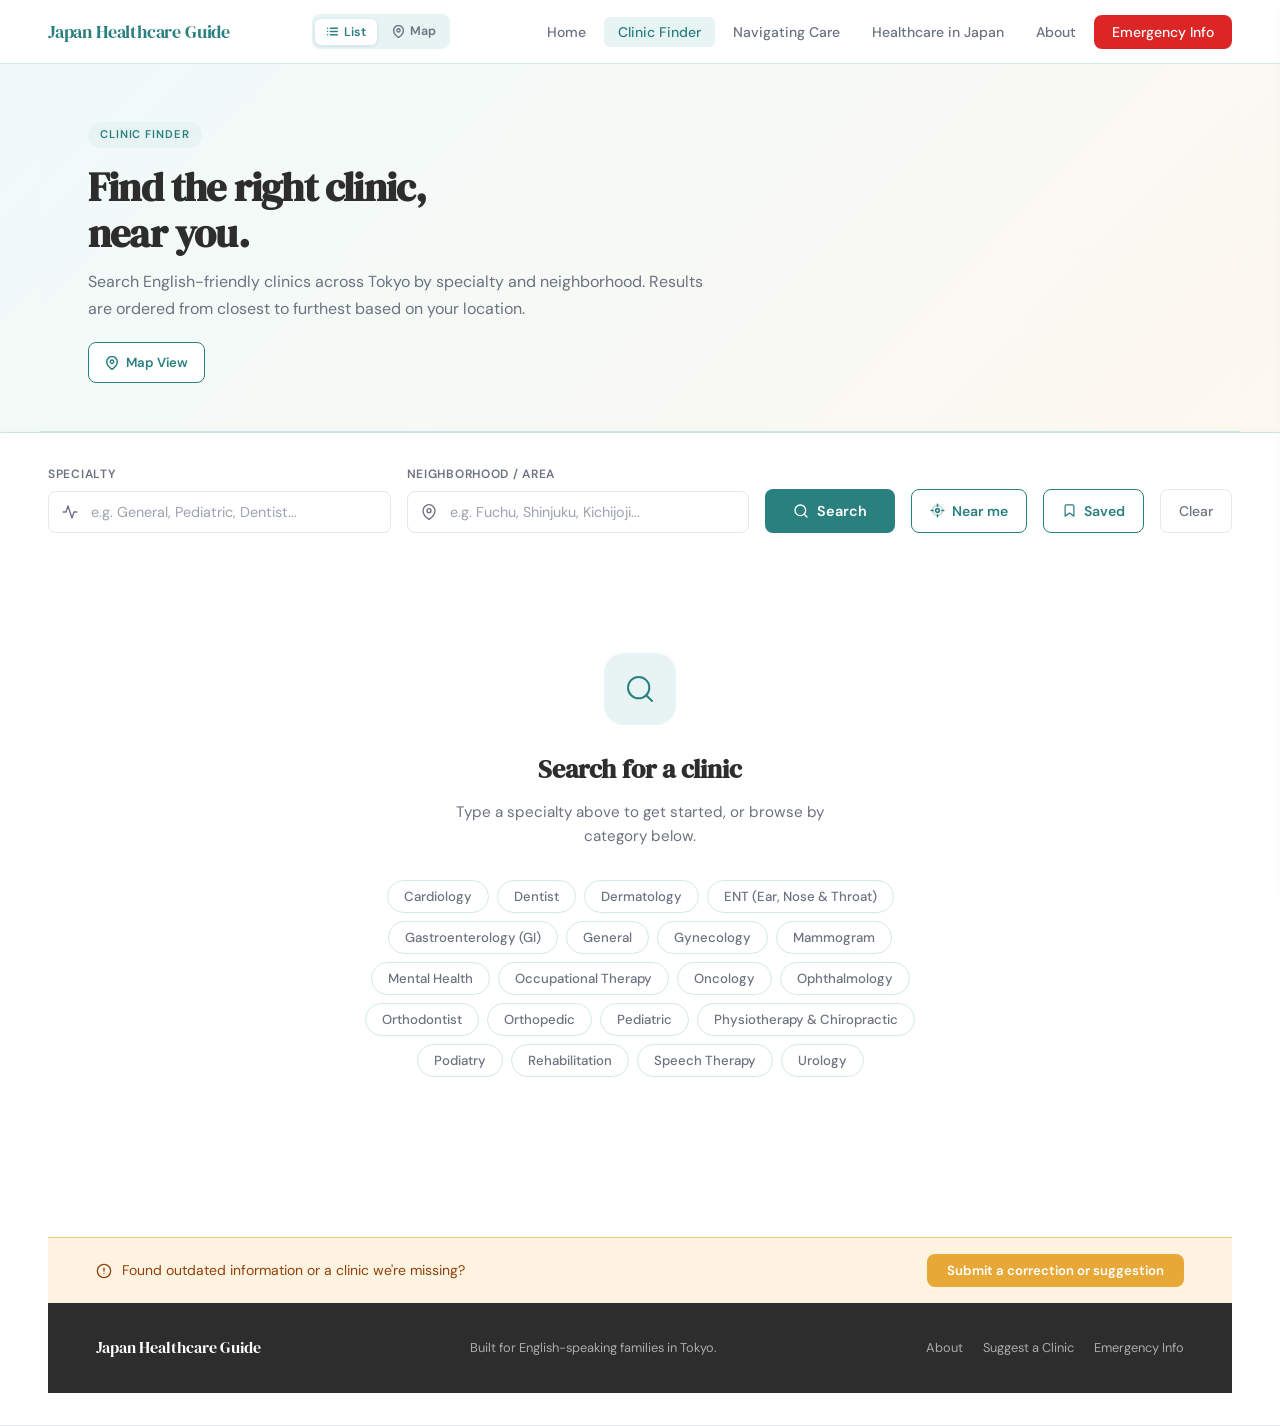
<file: clinic-finder/index.html>
<!DOCTYPE html>
<html lang="en">
<head>
  <meta charset="UTF-8"/>
  <meta name="viewport" content="width=device-width, initial-scale=1.0"/>
  <link rel="icon" type="image/x-icon" href="/favicon.ico"/>
<link rel="icon" type="image/png" sizes="192x192" href="/favicon-192.png"/>
<link rel="apple-touch-icon" href="/apple-touch-icon.png"/>
  <title>Clinic Finder — Japan Healthcare Guide</title>
  <link href="https://fonts.googleapis.com/css2?family=DM+Sans:wght@300;400;500;600&family=DM+Serif+Display&display=swap" rel="stylesheet"/>
  <link href="https://api.mapbox.com/mapbox-gl-js/v3.3.0/mapbox-gl.css" rel="stylesheet"/>
  <script src="https://api.mapbox.com/mapbox-gl-js/v3.3.0/mapbox-gl.js"></script>
  <link rel="stylesheet" href="/assets/css/tokens.css">
  <link rel="stylesheet" href="/assets/css/pages/clinic-finder.css">
</head>
<body>

<!-- NAV -->
<nav>
  <a href="/" class="nav-logo">Japan Healthcare Guide</a>
  <div class="nav-view-toggle">
    <button class="nav-view-btn active">
      <svg width="13" height="13" viewBox="0 0 24 24" fill="none" stroke="currentColor" stroke-width="2.5" stroke-linecap="round" stroke-linejoin="round"><line x1="8" y1="6" x2="21" y2="6"/><line x1="8" y1="12" x2="21" y2="12"/><line x1="8" y1="18" x2="21" y2="18"/><line x1="3" y1="6" x2="3.01" y2="6"/><line x1="3" y1="12" x2="3.01" y2="12"/><line x1="3" y1="18" x2="3.01" y2="18"/></svg>
      List
    </button>
    <a href="/clinic-map" class="nav-view-btn">
      <svg width="13" height="13" viewBox="0 0 24 24" fill="none" stroke="currentColor" stroke-width="2.5" stroke-linecap="round" stroke-linejoin="round"><path d="M21 10c0 7-9 13-9 13s-9-6-9-13a9 9 0 0 1 18 0z"/><circle cx="12" cy="10" r="3"/></svg>
      Map
    </a>
  </div>
  <ul class="nav-links">
    <li><a href="/">Home</a></li>
    <li><a href="/clinic-finder" class="active">Clinic Finder</a></li>
    <li><a href="/navigating-care">Navigating Care</a></li>
    <li><a href="/healthcare-in-japan">Healthcare in Japan</a></li>
    <li><a href="/about">About</a></li>
    <li><a href="/emergency" class="nav-cta">Emergency Info</a></li>
  </ul>
  <button class="hamburger" id="hamburgerBtn" onclick="toggleSidebar()" aria-label="Open menu">
    <span></span><span></span><span></span>
  </button>
</nav>

  <!-- MOBILE SIDEBAR -->
  <div class="mobile-overlay" id="mobileOverlay" onclick="closeSidebar()"></div>
  <div class="mobile-sidebar" id="mobileSidebar">
    <div class="mobile-sidebar-header">
      <a href="/" class="mobile-sidebar-logo">Japan Healthcare Guide</a>
      <button class="mobile-sidebar-close" onclick="closeSidebar()">
        <svg width="13" height="13" viewBox="0 0 24 24" fill="none" stroke="currentColor" stroke-width="2.5" stroke-linecap="round" stroke-linejoin="round"><line x1="18" y1="6" x2="6" y2="18"/><line x1="6" y1="6" x2="18" y2="18"/></svg>
      </button>
    </div>
    <div class="mobile-sidebar-links">
      <a href="/">Home</a>
      <a href="/clinic-finder" class="active">Clinic Finder</a>
      <a href="/navigating-care">Navigating Care</a>
      <a href="/healthcare-in-japan">Healthcare in Japan</a>
      <a href="/about">About</a>
      <a href="/emergency" class="sidebar-cta">Emergency Info</a>
    </div>
  </div>
<!-- PAGE HEADER -->
<div style="background: linear-gradient(135deg, #f0fafa 0%, #fdf8f0 100%); border-bottom: 1px solid var(--border);">
  <div class="page-header">
    <div class="page-header-inner">
      <span class="page-tag">Clinic Finder</span>
      <div style="display:flex;align-items:flex-start;justify-content:space-between;gap:16px;flex-wrap:wrap;">
        <div>
          <h1>Find the right clinic,<br>near you.</h1>
          <p>Search English-friendly clinics across Tokyo by specialty and neighborhood. Results are ordered from closest to furthest based on your location.</p>
        </div>
        <a href="/clinic-map" style="display:inline-flex;align-items:center;gap:7px;background:#fff;color:var(--teal);border:1.5px solid var(--teal);padding:9px 16px;border-radius:8px;font-family:'DM Sans',sans-serif;font-size:0.825rem;font-weight:600;text-decoration:none;white-space:nowrap;transition:background 0.15s;flex-shrink:0;margin-top:4px;" onmouseover="this.style.background='var(--teal-light)'" onmouseout="this.style.background='#fff'">
          <svg width="14" height="14" viewBox="0 0 24 24" fill="none" stroke="currentColor" stroke-width="2.5" stroke-linecap="round" stroke-linejoin="round"><path d="M21 10c0 7-9 13-9 13s-9-6-9-13a9 9 0 0 1 18 0z"/><circle cx="12" cy="10" r="3"/></svg>
          Map View
        </a>
      </div>
    </div>
  </div>
</div>

<!-- SEARCH PANEL -->
<div class="search-wrapper">
  <div class="search-inner">

    <!-- Specialty -->
    <div class="search-field" id="specialtyField">
      <label>Specialty</label>
      <div class="search-input-wrap">
        <svg width="16" height="16" viewBox="0 0 24 24" fill="none" stroke="currentColor" stroke-width="2" stroke-linecap="round" stroke-linejoin="round"><path d="M22 12h-4l-3 9L9 3l-3 9H2"/></svg>
        <input type="text" id="specialtyInput" placeholder="e.g. General, Pediatric, Dentist..." autocomplete="off"/>
      </div>
      <div class="dropdown" id="specialtyDropdown"></div>
    </div>

    <!-- Location -->
    <div class="search-field" id="locationField">
      <label>Neighborhood / Area</label>
      <div class="search-input-wrap">
        <svg width="16" height="16" viewBox="0 0 24 24" fill="none" stroke="currentColor" stroke-width="2" stroke-linecap="round" stroke-linejoin="round"><path d="M21 10c0 7-9 13-9 13s-9-6-9-13a9 9 0 0 1 18 0z"/><circle cx="12" cy="10" r="3"/></svg>
        <input type="text" id="locationInput" placeholder="e.g. Fuchu, Shinjuku, Kichijoji..." autocomplete="off"/>
      </div>
      <div class="dropdown" id="locationDropdown"></div>
    </div>

    <button class="btn-search" onclick="runSearch()">
      <svg width="16" height="16" viewBox="0 0 24 24" fill="none" stroke="currentColor" stroke-width="2" stroke-linecap="round" stroke-linejoin="round"><circle cx="11" cy="11" r="8"/><line x1="21" y1="21" x2="16.65" y2="16.65"/></svg>
      Search
    </button>
    <button class="btn-near-me" id="btnNearMe" onclick="findNearMe()">
      <svg width="15" height="15" viewBox="0 0 24 24" fill="none" stroke="currentColor" stroke-width="2.5" stroke-linecap="round" stroke-linejoin="round"><circle cx="12" cy="12" r="3"/><path d="M12 2v3M12 19v3M2 12h3M19 12h3"/><circle cx="12" cy="12" r="8" opacity="0.3"/></svg>
      Near me
    </button>
    <button class="btn-saved" id="btnSavedClinics" onclick="openSavedModal()">
      <svg width="15" height="15" viewBox="0 0 24 24" fill="none" stroke="currentColor" stroke-width="2" stroke-linecap="round" stroke-linejoin="round"><path d="M19 21l-7-5-7 5V5a2 2 0 0 1 2-2h10a2 2 0 0 1 2 2z"/></svg>
      Saved
      <span class="saved-badge" id="savedBadge" style="display:none;">0</span>
    </button>
    <button class="btn-clear" onclick="clearSearch()">Clear</button>
  </div>
  <div class="gps-error-msg" id="gpsError"></div>

<!-- RESULTS -->
<div class="results-wrapper">
  <div id="defaultState" class="default-state">
    <div class="default-icon">
      <svg width="32" height="32" viewBox="0 0 24 24" fill="none" stroke="#2A7F7F" stroke-width="1.5" stroke-linecap="round" stroke-linejoin="round"><circle cx="11" cy="11" r="8"/><line x1="21" y1="21" x2="16.65" y2="16.65"/></svg>
    </div>
    <h3>Search for a clinic</h3>
    <p>Type a specialty above to get started, or browse by category below.</p>
    <div class="specialty-pills" id="specialtyPills"></div>
  </div>

  <div id="resultsSection" style="display:none;">
    <div class="results-header">
      <p class="results-count" id="resultsCount"></p>
      <div class="active-filters" id="activeFilters"></div>
    </div>
    <div class="clinic-grid" id="clinicGrid"></div>
    <div class="empty-state" id="emptyState">
      <div class="empty-icon">
        <svg width="28" height="28" viewBox="0 0 24 24" fill="none" stroke="#2A7F7F" stroke-width="1.5" stroke-linecap="round" stroke-linejoin="round"><circle cx="11" cy="11" r="8"/><line x1="21" y1="21" x2="16.65" y2="16.65"/></svg>
      </div>
      <h3>No clinics found</h3>
      <p>Try a different specialty or location. You can also browse all clinics by clearing your filters.</p>
    </div>
  </div>
</div>

<!-- SUBMIT CORRECTION BAR -->
<div class="correction-bar">
  <div class="correction-bar-inner">
    <div class="correction-text">
      <svg width="16" height="16" viewBox="0 0 24 24" fill="none" stroke="#92400e" stroke-width="2" stroke-linecap="round" stroke-linejoin="round"><circle cx="12" cy="12" r="10"/><line x1="12" y1="8" x2="12" y2="12"/><line x1="12" y1="16" x2="12.01" y2="16"/></svg>
      Found outdated information or a clinic we're missing?
    </div>
    <button class="btn-correction" onclick="openModal()">Submit a correction or suggestion</button>
  </div>
</div>

  <div class="clinic-popup-overlay" id="clinicPopupOverlay" onclick="handlePopupOverlayClick(event)">
    <div class="clinic-popup" id="clinicPopup">
      <div class="clinic-popup-header">
        <button class="clinic-popup-close" onclick="closeClinicPopup()">
          <svg width="14" height="14" viewBox="0 0 24 24" fill="none" stroke="currentColor" stroke-width="2.5" stroke-linecap="round" stroke-linejoin="round"><line x1="18" y1="6" x2="6" y2="18"/><line x1="6" y1="6" x2="18" y2="18"/></svg>
        </button>
        <button class="btn-bookmark" id="btnBookmark" onclick="toggleBookmark()" title="Save clinic">
          <svg width="15" height="15" viewBox="0 0 24 24" fill="none" stroke="currentColor" stroke-width="2" stroke-linecap="round" stroke-linejoin="round"><path d="M19 21l-7-5-7 5V5a2 2 0 0 1 2-2h10a2 2 0 0 1 2 2z"/></svg>
        </button>
        <div class="clinic-popup-name" id="popupName"></div>
        <div class="clinic-popup-badges" id="popupBadges"></div>
      </div>
      <div class="clinic-popup-body" id="popupBody"></div>
      <div class="popup-footer" id="popupFooter"></div>
    </div>
  </div>

  <!-- SAVED CLINICS MODAL -->
  <div class="saved-overlay" id="savedOverlay" onclick="handleSavedOverlayClick(event)">
    <div class="saved-modal">
      <div class="saved-modal-header">
        <div class="saved-modal-title">
          <svg width="18" height="18" viewBox="0 0 24 24" fill="var(--teal)" stroke="var(--teal)" stroke-width="1.5" stroke-linecap="round" stroke-linejoin="round"><path d="M19 21l-7-5-7 5V5a2 2 0 0 1 2-2h10a2 2 0 0 1 2 2z"/></svg>
          Saved Clinics
        </div>
        <button class="saved-modal-close" onclick="closeSavedModal()">
          <svg width="14" height="14" viewBox="0 0 24 24" fill="none" stroke="currentColor" stroke-width="2.5" stroke-linecap="round" stroke-linejoin="round"><line x1="18" y1="6" x2="6" y2="18"/><line x1="6" y1="6" x2="18" y2="18"/></svg>
        </button>
      </div>
      <div class="saved-modal-body" id="savedModalBody"></div>
    </div>
  </div>

  <div class="modal-overlay" id="modalOverlay" onclick="handleOverlayClick(event)">
    <div class="modal">
      <h3>Submit a correction</h3>
      <p>Help keep this guide accurate. Let us know what needs updating or what we're missing.</p>
      <div id="formSuccess" style="display:none; background:var(--green-light); border:1px solid #86efac; border-radius:10px; padding:16px; font-size:0.875rem; color:var(--green); margin-bottom:16px;">
        Thank you — your correction has been submitted. We review submissions regularly and will update the guide accordingly.
      </div>
      <div id="formError" style="display:none; background:var(--red-light); border:1px solid #fca5a5; border-radius:10px; padding:12px; font-size:0.825rem; color:var(--red); margin-bottom:16px;"></div>
      <div id="formFields">
        <form id="correctionForm">
          <div class="modal-field">
            <label>Type</label>
            <select>
              <option>Incorrect information on an existing clinic</option>
              <option>Clinic is permanently closed</option>
              <option>Suggest a new clinic to add</option>
              <option>English support status has changed</option>
              <option>Other</option>
            </select>
          </div>
          <div class="modal-field">
            <label>Clinic name</label>
            <input type="text" placeholder="Name of the clinic"/>
          </div>
          <div class="modal-field">
            <label>Details</label>
            <textarea placeholder="Describe what needs to be updated or corrected..."></textarea>
          </div>
          <div class="modal-field">
            <label>Your email (optional)</label>
            <input type="email" placeholder="So we can follow up if needed"/>
          </div>
        </form>
      </div>
      <div class="modal-actions">
        <button class="btn-modal-cancel" onclick="closeModal()">Cancel</button>
        <button class="btn-modal-submit" id="btnModalSubmit" onclick="submitCorrection()">Submit</button>
      </div>
    </div>
  </div>

<!-- FOOTER -->
<footer>
  <span class="footer-logo">Japan Healthcare Guide</span>
  <span>Built for English-speaking families in Tokyo.</span>
  <div style="display:flex; gap: 20px;">
    <a href="/about">About</a>
    <a href="/clinic-finder">Suggest a Clinic</a>
    <a href="/emergency">Emergency Info</a>
  </div>
</footer>

<script src="/data/clinics.js"></script>
<script src="/assets/js/clinics-common.js"></script>
<script src="/assets/js/pages/clinic-finder.js"></script>
</body>
</html>
</file>
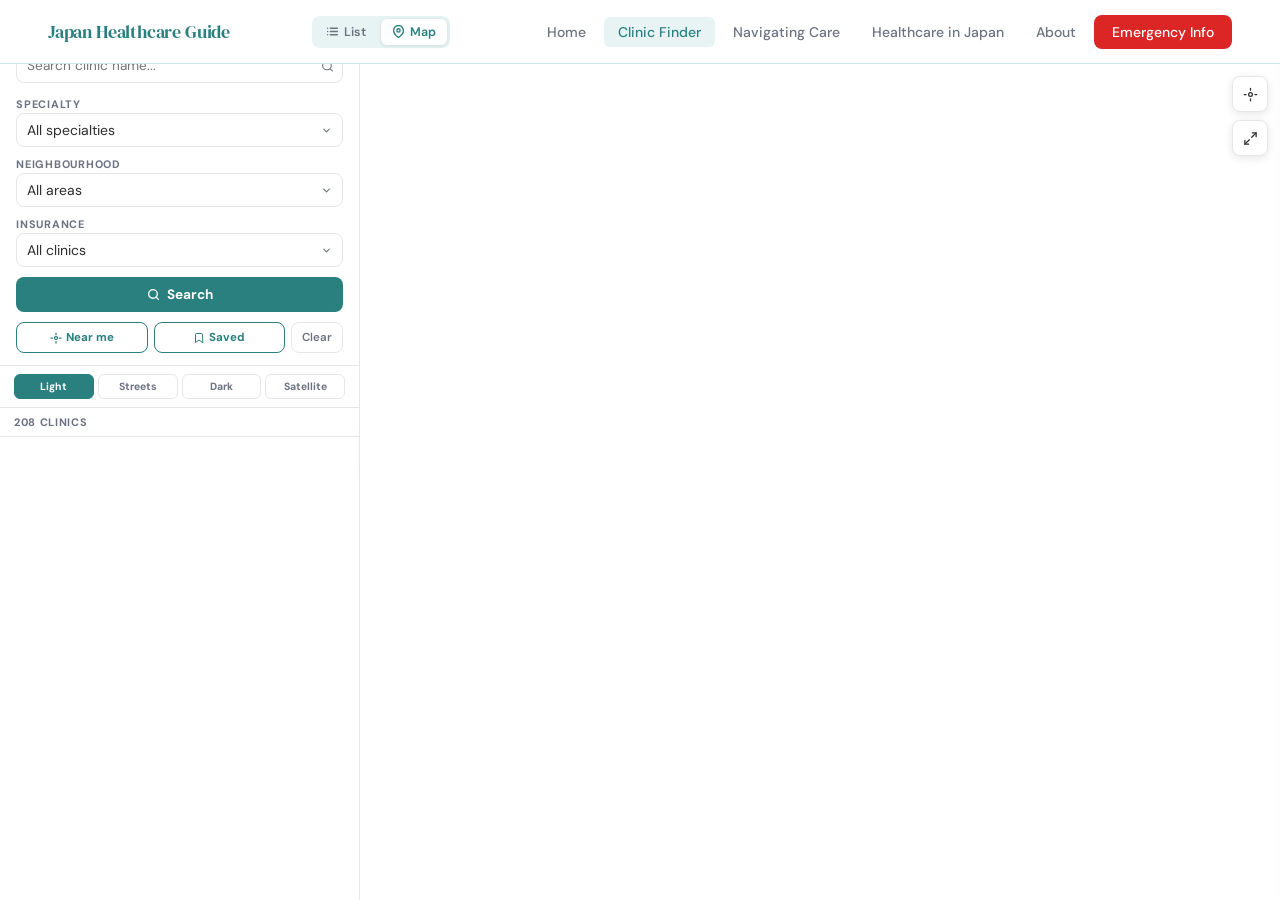
<file: clinic-map/index.html>
<!DOCTYPE html>
<html lang="en">
<head>
  <meta charset="UTF-8"/>
  <!-- v202606030501 -->
  <meta name="viewport" content="width=device-width,initial-scale=1.0"/>
  <link rel="icon" type="image/x-icon" href="/favicon.ico"/>
<link rel="icon" type="image/png" sizes="192x192" href="/favicon-192.png"/>
<link rel="apple-touch-icon" href="/apple-touch-icon.png"/>
  <title>Clinic Map — Japan Healthcare Guide</title>
  <link href="https://fonts.googleapis.com/css2?family=DM+Sans:wght@300;400;500;600&family=DM+Serif+Display&display=swap" rel="stylesheet"/>
  <link href="https://api.mapbox.com/mapbox-gl-js/v3.3.0/mapbox-gl.css" rel="stylesheet"/>
  <script src="https://api.mapbox.com/mapbox-gl-js/v3.3.0/mapbox-gl.js"></script>
  <link rel="stylesheet" href="/assets/css/tokens.css">
  <link rel="stylesheet" href="/assets/css/pages/clinic-map.css">
</head>
<body>
<nav>
  <a href="/" class="nav-logo">Japan Healthcare Guide</a>
  <div class="nav-view-toggle">
    <a href="/clinic-finder" class="nav-view-btn">
      <svg width="13" height="13" viewBox="0 0 24 24" fill="none" stroke="currentColor" stroke-width="2.5" stroke-linecap="round" stroke-linejoin="round"><line x1="8" y1="6" x2="21" y2="6"/><line x1="8" y1="12" x2="21" y2="12"/><line x1="8" y1="18" x2="21" y2="18"/><line x1="3" y1="6" x2="3.01" y2="6"/><line x1="3" y1="12" x2="3.01" y2="12"/><line x1="3" y1="18" x2="3.01" y2="18"/></svg>
      List
    </a>
    <button class="nav-view-btn active">
      <svg width="13" height="13" viewBox="0 0 24 24" fill="none" stroke="currentColor" stroke-width="2.5" stroke-linecap="round" stroke-linejoin="round"><path d="M21 10c0 7-9 13-9 13s-9-6-9-13a9 9 0 0 1 18 0z"/><circle cx="12" cy="10" r="3"/></svg>
      Map
    </button>
  </div>
  <ul class="nav-links">
    <li><a href="/">Home</a></li>
    <li><a href="/clinic-finder" class="active">Clinic Finder</a></li>
    <li><a href="/navigating-care">Navigating Care</a></li>
    <li><a href="/healthcare-in-japan">Healthcare in Japan</a></li>
    <li><a href="/about">About</a></li>
    <li><a href="/emergency" class="nav-cta">Emergency Info</a></li>
  </ul>
  <button class="hamburger" id="hamburgerBtn" onclick="toggleMobileNav()">
    <span></span><span></span><span></span>
  </button>
</nav>
<div class="mnav-overlay" id="mnavOverlay" onclick="closeMobileNav()"></div>
<div class="mnav-sidebar" id="mnavSidebar">
  <div class="mnav-sidebar-header">
    <a href="/" class="mnav-sidebar-logo">Japan Healthcare Guide</a>
    <button class="mnav-close" onclick="closeMobileNav()">
      <svg width="13" height="13" viewBox="0 0 24 24" fill="none" stroke="currentColor" stroke-width="2.5" stroke-linecap="round" stroke-linejoin="round"><line x1="18" y1="6" x2="6" y2="18"/><line x1="6" y1="6" x2="18" y2="18"/></svg>
    </button>
  </div>
  <div class="mnav-links">
    <a href="/">Home</a>
    <a href="/clinic-finder">Clinic Finder</a>
    <a href="/clinic-map" class="active">Clinic Map</a>
    <a href="/navigating-care">Navigating Care</a>
    <a href="/healthcare-in-japan">Healthcare in Japan</a>
    <a href="/about">About</a>
    <a href="/emergency" class="sidebar-cta">Emergency Info</a>
  </div>
</div>
<div class="mobile-map-backdrop" id="mobileMapBackdrop" onclick="closeMobileSheet()"></div>
<div class="map-sidebar" id="mapSidebar">
    <button class="mobile-sheet-close" onclick="closeMobileSheet()" style="display:none;position:absolute;top:18px;right:14px;width:28px;height:28px;border-radius:50%;background:var(--gray-light);border:none;cursor:pointer;align-items:center;justify-content:center;z-index:10;">
      <svg width="12" height="12" viewBox="0 0 24 24" fill="none" stroke="currentColor" stroke-width="2.5" stroke-linecap="round" stroke-linejoin="round"><line x1="18" y1="6" x2="6" y2="18"/><line x1="6" y1="6" x2="18" y2="18"/></svg>
    </button>
    <button class="sidebar-toggle" onclick="toggleMapSidebar()"><svg width="10" height="10" viewBox="0 0 24 24" fill="none" stroke="currentColor" stroke-width="3" stroke-linecap="round" stroke-linejoin="round"><polyline points="15 18 9 12 15 6"/></svg></button>
    <div class="sidebar-header">
      <div class="sidebar-title">Find a Clinic</div>
      <div class="map-search-box">
        <input type="text" class="map-search-input" id="clinicNameSearch" placeholder="Search clinic name..." autocomplete="off" oninput="handleNameSearch(this.value)" onfocus="handleNameSearch(this.value)" onblur="hideSuggestions()"/>
        <svg class="map-search-icon" width="13" height="13" viewBox="0 0 24 24" fill="none" stroke="currentColor" stroke-width="2" stroke-linecap="round" stroke-linejoin="round"><circle cx="11" cy="11" r="8"/><line x1="21" y1="21" x2="16.65" y2="16.65"/></svg>
        <div class="map-search-suggestions" id="nameSuggestions"></div>
      </div>
      <div class="sidebar-filters">
        <div><div class="filter-label">Specialty</div><select class="filter-select" id="mapSpecialtyFilter"><option value="">All specialties</option></select></div>
        <div><div class="filter-label">Neighbourhood</div><select class="filter-select" id="mapLocationFilter"><option value="">All areas</option></select></div>
        <div><div class="filter-label">Insurance</div><select class="filter-select" id="mapInsuranceFilter"><option value="">All clinics</option><option value="insurance">Insurance accepted</option></select></div>
        <button class="btn-map-search" onclick="applyMapFiltersAndOpen()"><svg width="13" height="13" viewBox="0 0 24 24" fill="none" stroke="currentColor" stroke-width="2.5" stroke-linecap="round" stroke-linejoin="round"><circle cx="11" cy="11" r="8"/><line x1="21" y1="21" x2="16.65" y2="16.65"/></svg> Search</button>
        <div class="filter-row">
          <button class="btn-map-action" id="btnMapNearMe" onclick="mapNearMe()"><svg width="12" height="12" viewBox="0 0 24 24" fill="none" stroke="currentColor" stroke-width="2.5" stroke-linecap="round" stroke-linejoin="round"><circle cx="12" cy="12" r="3"/><path d="M12 2v3M12 19v3M2 12h3M19 12h3"/></svg> Near me</button>
          <button class="btn-map-action" id="btnMapSaved" onclick="toggleSavedFilter()"><svg width="12" height="12" viewBox="0 0 24 24" fill="none" stroke="currentColor" stroke-width="2" stroke-linecap="round" stroke-linejoin="round"><path d="M19 21l-7-5-7 5V5a2 2 0 0 1 2-2h10a2 2 0 0 1 2 2z"/></svg> Saved</button>
          <button class="btn-map-clear" onclick="clearMapFilters()">Clear</button>
        </div>
        <div class="gps-error-sidebar" id="gpsErrorSidebar"></div>
      </div>
    </div>
    <div class="style-picker">
      <button class="style-btn active" id="styleLight" onclick="setMapStyle('light')">Light</button>
      <button class="style-btn" id="styleStreets" onclick="setMapStyle('streets')">Streets</button>
      <button class="style-btn" id="styleDark" onclick="setMapStyle('dark')">Dark</button>
      <button class="style-btn" id="styleSatellite" onclick="setMapStyle('satellite')">Satellite</button>
    </div>
    <div class="results-count" id="mapResultsCount">208 clinics</div>
    <div class="sidebar-results" id="sidebarResults"></div>
  </div>
<div class="map-layout">
  <div class="map-container">
    <div id="mapEventBlocker" style="display:none;position:absolute;inset:0;z-index:1;background:transparent;"></div>
    <button class="map-overlay-btn mobile-open-btn" onclick="openMobileSheet()"><svg width="15" height="15" viewBox="0 0 24 24" fill="none" stroke="currentColor" stroke-width="2.5" stroke-linecap="round" stroke-linejoin="round"><line x1="3" y1="6" x2="21" y2="6"/><line x1="3" y1="12" x2="21" y2="12"/><line x1="3" y1="18" x2="21" y2="18"/></svg></button>
    <div class="map-overlay-top">
      <button class="map-overlay-btn" onclick="locateOnMap()" title="My location"><svg width="15" height="15" viewBox="0 0 24 24" fill="none" stroke="currentColor" stroke-width="2" stroke-linecap="round" stroke-linejoin="round"><circle cx="12" cy="12" r="3"/><path d="M12 2v3M12 19v3M2 12h3M19 12h3"/></svg></button>
      <button class="map-overlay-btn" onclick="fitAllMarkers()" title="Show all clinics"><svg width="15" height="15" viewBox="0 0 24 24" fill="none" stroke="currentColor" stroke-width="2" stroke-linecap="round" stroke-linejoin="round"><polyline points="15 3 21 3 21 9"/><polyline points="9 21 3 21 3 15"/><line x1="21" y1="3" x2="14" y2="10"/><line x1="3" y1="21" x2="10" y2="14"/></svg></button>
    </div>
    <!-- Legend toggle button -->
    <button class="btn-legend" id="legendToggleBtn" onclick="toggleLegend()" title="Show legend">
      <svg width="12" height="12" viewBox="0 0 24 24" fill="none" stroke="currentColor" stroke-width="2.5" stroke-linecap="round" stroke-linejoin="round"><circle cx="12" cy="12" r="10"/><line x1="12" y1="8" x2="12" y2="12"/><line x1="12" y1="16" x2="12.01" y2="16"/></svg>
      Legend
    </button>
    <!-- Legend panel -->
    <div class="map-legend" id="mapLegend">
      <div class="map-legend-title">Specialty</div>
      <div class="map-legend-item"><span class="map-legend-dot" style="background:#2A7F7F;"></span>General / Hospital</div>
      <div class="map-legend-item"><span class="map-legend-dot" style="background:#3b82f6;"></span>Dentist / Ortho</div>
      <div class="map-legend-item"><span class="map-legend-dot" style="background:#f97316;"></span>Pediatric</div>
      <div class="map-legend-item"><span class="map-legend-dot" style="background:#ec4899;"></span>Gynecology</div>
      <div class="map-legend-item"><span class="map-legend-dot" style="background:#a855f7;"></span>Dermatology</div>
      <div class="map-legend-item"><span class="map-legend-dot" style="background:#6366f1;"></span>Mental Health</div>
      <div class="map-legend-item"><span class="map-legend-dot" style="background:#ef4444;"></span>Orthopedic</div>
      <div class="map-legend-item"><span class="map-legend-dot" style="background:#14b8a6;"></span>Physio / Chiro</div>
      <div class="map-legend-item"><span class="map-legend-dot" style="background:#0ea5e9;"></span>Ophthalmology</div>
      <div class="map-legend-item"><span class="map-legend-dot" style="background:#84cc16;"></span>ENT</div>
      <div class="map-legend-item"><span class="map-legend-dot" style="background:#dc2626;"></span>Oncology</div>
      <div class="map-legend-item"><span class="map-legend-dot" style="background:#6B7280;"></span>Other</div>
    </div>
    <div id="mapbox"></div>
  </div>
</div>
<div class="clinic-popup-overlay" id="clinicPopupOverlay" onclick="handlePopupOverlayClick(event)">
  <div class="clinic-popup" id="clinicPopup">
    <div class="clinic-popup-header">
      <button class="clinic-popup-close" onclick="closeClinicPopup()"><svg width="14" height="14" viewBox="0 0 24 24" fill="none" stroke="currentColor" stroke-width="2.5" stroke-linecap="round" stroke-linejoin="round"><line x1="18" y1="6" x2="6" y2="18"/><line x1="6" y1="6" x2="18" y2="18"/></svg></button>
      <button class="btn-bookmark" id="btnBookmark" onclick="toggleBookmark()" title="Save clinic"><svg width="15" height="15" viewBox="0 0 24 24" fill="none" stroke="currentColor" stroke-width="2" stroke-linecap="round" stroke-linejoin="round"><path d="M19 21l-7-5-7 5V5a2 2 0 0 1 2-2h10a2 2 0 0 1 2 2z"/></svg></button>
      <div class="clinic-popup-name" id="popupName"></div>
      <div class="clinic-popup-badges" id="popupBadges"></div>
    </div>
    <div class="clinic-popup-body" id="popupBody"></div>
    <div class="popup-footer" id="popupFooter"></div>
  </div>
</div>
<div class="saved-overlay" id="savedOverlay" onclick="handleSavedOverlayClick(event)">
  <div class="saved-modal">
    <div class="saved-modal-header">
      <div class="saved-modal-title"><svg width="18" height="18" viewBox="0 0 24 24" fill="var(--teal)" stroke="var(--teal)" stroke-width="1.5" stroke-linecap="round" stroke-linejoin="round"><path d="M19 21l-7-5-7 5V5a2 2 0 0 1 2-2h10a2 2 0 0 1 2 2z"/></svg> Saved Clinics</div>
      <button class="saved-modal-close" onclick="closeSavedModal()"><svg width="14" height="14" viewBox="0 0 24 24" fill="none" stroke="currentColor" stroke-width="2.5" stroke-linecap="round" stroke-linejoin="round"><line x1="18" y1="6" x2="6" y2="18"/><line x1="6" y1="6" x2="18" y2="18"/></svg></button>
    </div>
    <div class="saved-modal-body" id="savedModalBody"></div>
  </div>
</div>
<script src="/data/clinics.js"></script>
<script src="/assets/js/clinics-common.js"></script>
<script src="/assets/js/pages/clinic-map.js"></script>

<div class="modal-overlay" id="modalOverlay" onclick="handleOverlayClick(event)">
  <div class="modal">
    <h3>Submit a correction</h3>
    <p>Help keep this guide accurate. Let us know what needs updating or what we're missing.</p>
    <div id="formSuccess" style="display:none; background:var(--green-light); border:1px solid #86efac; border-radius:10px; padding:16px; font-size:0.875rem; color:var(--green); margin-bottom:16px;">
      Thank you — your correction has been submitted. We review submissions regularly and will update the guide accordingly.
    </div>
    <div id="formError" style="display:none; background:var(--red-light); border:1px solid #fca5a5; border-radius:10px; padding:12px; font-size:0.825rem; color:var(--red); margin-bottom:16px;"></div>
    <div id="formFields">
      <form id="correctionForm">
        <div class="modal-field">
          <label>Type</label>
          <select>
            <option>Incorrect information on an existing clinic</option>
            <option>Clinic is permanently closed</option>
            <option>Suggest a new clinic to add</option>
            <option>English support status has changed</option>
            <option>Other</option>
          </select>
        </div>
        <div class="modal-field">
          <label>Clinic name</label>
          <input type="text" placeholder="Name of the clinic"/>
        </div>
        <div class="modal-field">
          <label>Details</label>
          <textarea placeholder="Describe what needs to be updated or corrected..."></textarea>
        </div>
        <div class="modal-field">
          <label>Your email (optional)</label>
          <input type="email" placeholder="So we can follow up if needed"/>
        </div>
      </form>
    </div>
    <div class="modal-actions">
      <button class="btn-modal-cancel" onclick="closeModal()">Cancel</button>
      <button class="btn-modal-submit" id="btnModalSubmit" onclick="submitCorrection()">Submit</button>
    </div>
  </div>
</div>
</body>
</html>
</file>
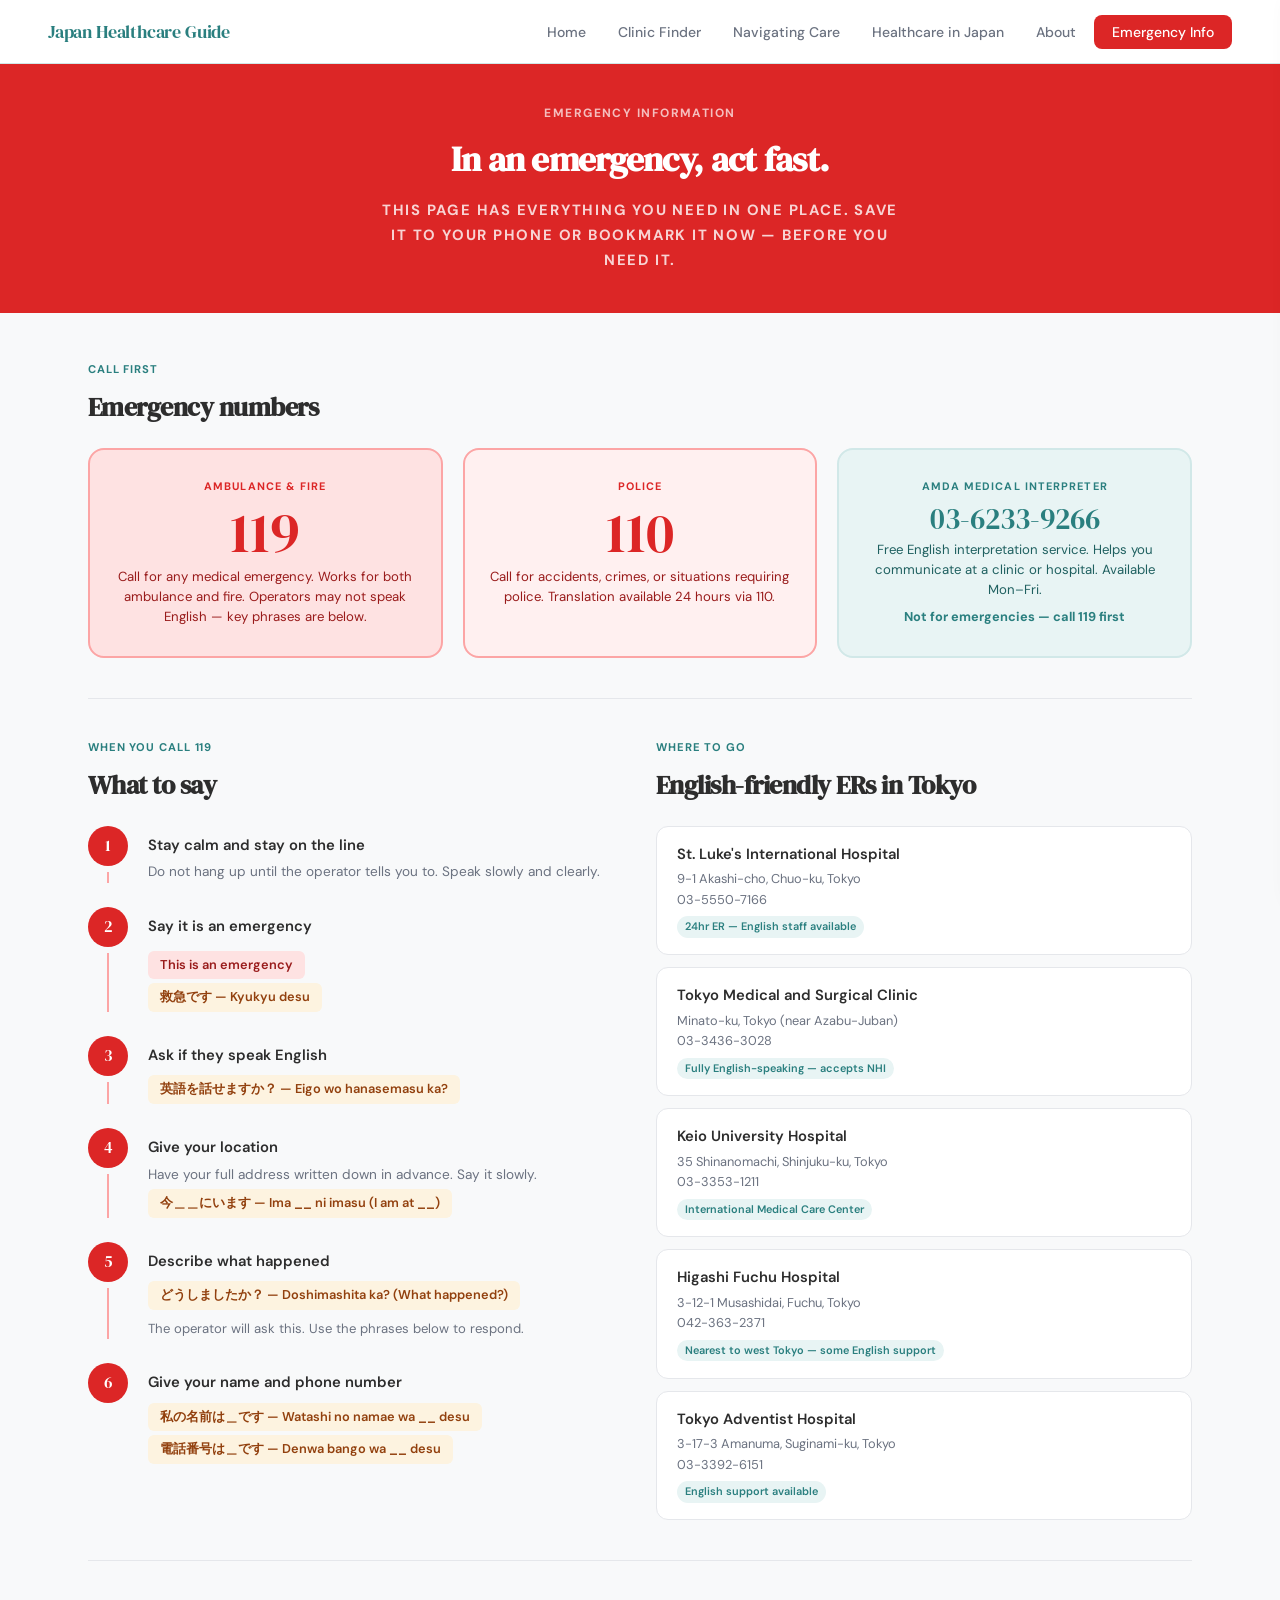
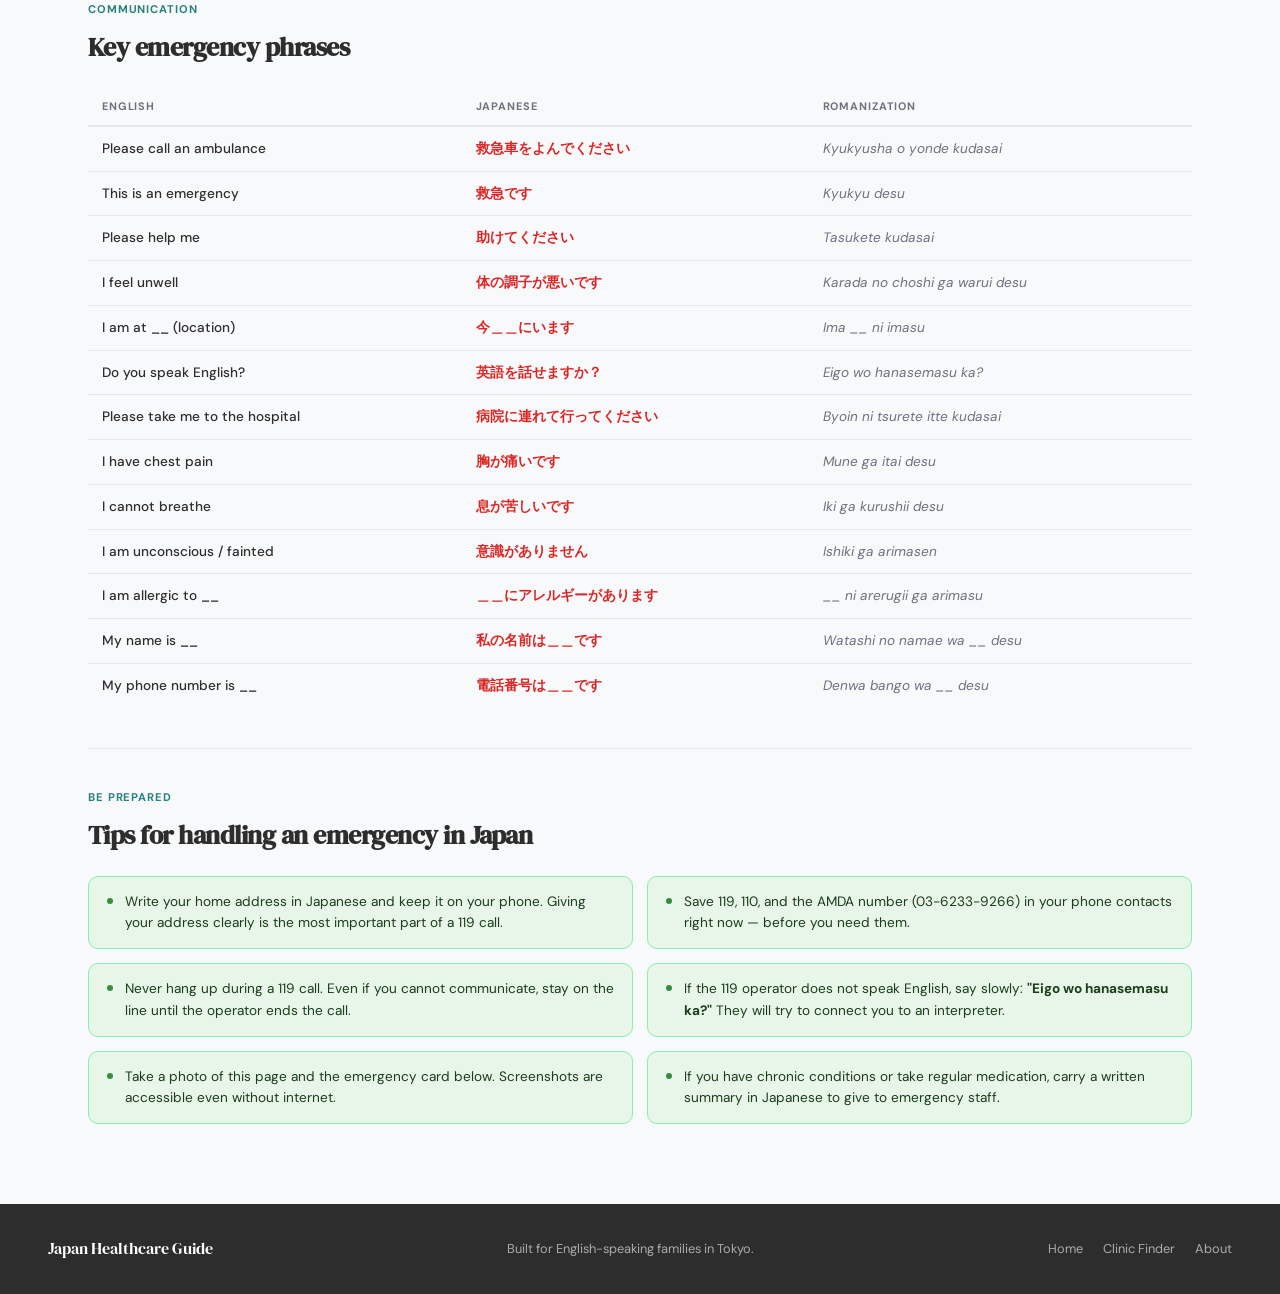
<file: emergency/index.html>
<!DOCTYPE html>
<html lang="en">
<head>
  <meta charset="UTF-8"/>
  <meta name="viewport" content="width=device-width, initial-scale=1.0"/>
   <link rel="icon" type="image/x-icon" href="/favicon.ico"/>
<link rel="icon" type="image/png" sizes="192x192" href="/favicon-192.png"/>
<link rel="apple-touch-icon" href="/apple-touch-icon.png"/>
  <title>Emergency Info — Japan Healthcare Guide</title>
  <link href="https://fonts.googleapis.com/css2?family=DM+Sans:wght@300;400;500;600&family=DM+Serif+Display&display=swap" rel="stylesheet"/>
  <link rel="stylesheet" href="/assets/css/tokens.css">
  <link rel="stylesheet" href="/assets/css/pages/emergency.css">
</head>
<body>

<!-- NAV -->
<nav>
  <a href="/" class="nav-logo">Japan Healthcare Guide</a>
  <ul class="nav-links">
    <li><a href="/">Home</a></li>
    <li><a href="/clinic-finder">Clinic Finder</a></li>
    <li><a href="/navigating-care">Navigating Care</a></li>
    <li><a href="/healthcare-in-japan">Healthcare in Japan</a></li>
    <li><a href="/about">About</a></li>
    <li><a href="/emergency" class="nav-cta">Emergency Info</a></li>
  </ul>
    <button class="hamburger" id="hamburgerBtn" onclick="toggleSidebar()" aria-label="Open menu">
      <span></span><span></span><span></span>
    </button>
  </nav>

  <!-- MOBILE SIDEBAR -->
  <div class="mobile-overlay" id="mobileOverlay" onclick="closeSidebar()"></div>
  <div class="mobile-sidebar" id="mobileSidebar">
    <div class="mobile-sidebar-header">
      <a href="/" class="mobile-sidebar-logo">Japan Healthcare Guide</a>
      <button class="mobile-sidebar-close" onclick="closeSidebar()">
        <svg width="13" height="13" viewBox="0 0 24 24" fill="none" stroke="currentColor" stroke-width="2.5" stroke-linecap="round" stroke-linejoin="round"><line x1="18" y1="6" x2="6" y2="18"/><line x1="6" y1="6" x2="18" y2="18"/></svg>
      </button>
    </div>
    <div class="mobile-sidebar-links">
      <a href="/">Home</a>
      <a href="/clinic-finder">Clinic Finder</a>
      <a href="/navigating-care">Navigating Care</a>
      <a href="/healthcare-in-japan">Healthcare in Japan</a>
      <a href="/about">About</a>
      <a href="/emergency" class="sidebar-cta">Emergency Info</a>
    </div>
  </div>
<!-- BANNER -->
<div class="emergency-banner">
  <p>Emergency Information</p>
  <h1>In an emergency, act fast.</h1>
  <p class="banner-sub">This page has everything you need in one place. Save it to your phone or bookmark it now — before you need it.</p>
</div>

<!-- CONTENT -->
<div class="content">


  <!-- BIG NUMBERS -->
  <p class="section-label">Call first</p>
  <h2 class="section-title">Emergency numbers</h2>
  <div class="big-numbers">
    <div class="big-number-card red">
      <p class="big-number-label">Ambulance & Fire</p>
      <div class="big-number-value">119</div>
      <p class="big-number-desc">Call for any medical emergency. Works for both ambulance and fire. Operators may not speak English — key phrases are below.</p>
    </div>
    <div class="big-number-card red" style="background:#fff0f0;border-color:#fca5a5;">
      <p class="big-number-label">Police</p>
      <div class="big-number-value">110</div>
      <p class="big-number-desc">Call for accidents, crimes, or situations requiring police. Translation available 24 hours via 110.</p>
    </div>
    <div class="big-number-card teal">
      <p class="big-number-label">AMDA Medical Interpreter</p>
      <div class="big-number-value" style="font-size:1.8rem;color:var(--teal);">03-6233-9266</div>
      <p class="big-number-desc">Free English interpretation service. Helps you communicate at a clinic or hospital. Available Mon–Fri.</p>
      <p class="big-number-phone" style="color:var(--teal);font-size:0.8rem;margin-top:8px;">Not for emergencies — call 119 first</p>
    </div>
  </div>

  <div class="divider"></div>

  <!-- WHAT TO SAY + ERS -->
  <div class="two-col-grid">

    <!-- LEFT: WHAT TO SAY -->
    <div class="call-section">
      <p class="section-label">When you call 119</p>
      <h2 class="section-title">What to say</h2>
      <div class="call-steps">

        <div class="call-step">
          <div class="call-step-left"><div class="call-step-num">1</div><div class="call-step-line"></div></div>
          <div class="call-step-content">
            <h4>Stay calm and stay on the line</h4>
            <p>Do not hang up until the operator tells you to. Speak slowly and clearly.</p>
          </div>
        </div>

        <div class="call-step">
          <div class="call-step-left"><div class="call-step-num">2</div><div class="call-step-line"></div></div>
          <div class="call-step-content">
            <h4>Say it is an emergency</h4>
            <div class="call-phrase">This is an emergency</div><br/>
            <div class="call-phrase-ja">救急です — Kyukyu desu</div>
          </div>
        </div>

        <div class="call-step">
          <div class="call-step-left"><div class="call-step-num">3</div><div class="call-step-line"></div></div>
          <div class="call-step-content">
            <h4>Ask if they speak English</h4>
            <div class="call-phrase-ja">英語を話せますか？ — Eigo wo hanasemasu ka?</div>
          </div>
        </div>

        <div class="call-step">
          <div class="call-step-left"><div class="call-step-num">4</div><div class="call-step-line"></div></div>
          <div class="call-step-content">
            <h4>Give your location</h4>
            <p>Have your full address written down in advance. Say it slowly.</p>
            <div class="call-phrase-ja">今＿＿にいます — Ima __ ni imasu (I am at __)</div>
          </div>
        </div>

        <div class="call-step">
          <div class="call-step-left"><div class="call-step-num">5</div><div class="call-step-line"></div></div>
          <div class="call-step-content">
            <h4>Describe what happened</h4>
            <div class="call-phrase-ja">どうしましたか？ — Doshimashita ka? (What happened?)</div>
            <p style="margin-top:8px;font-size:0.82rem;color:var(--gray);">The operator will ask this. Use the phrases below to respond.</p>
          </div>
        </div>

        <div class="call-step">
          <div class="call-step-left"><div class="call-step-num">6</div><div class="call-step-line"></div></div>
          <div class="call-step-content">
            <h4>Give your name and phone number</h4>
            <div class="call-phrase-ja">私の名前は＿です — Watashi no namae wa __ desu</div>
            <div class="call-phrase-ja" style="margin-top:4px;">電話番号は＿です — Denwa bango wa __ desu</div>
          </div>
        </div>

      </div>
    </div>

    <!-- RIGHT: ERS -->
    <div class="er-section">
      <p class="section-label">Where to go</p>
      <h2 class="section-title">English-friendly ERs in Tokyo</h2>
      <div class="er-list">
        <div class="er-item">
          <div class="er-name">St. Luke's International Hospital</div>
          <div class="er-detail">9-1 Akashi-cho, Chuo-ku, Tokyo</div>
          <div class="er-detail">03-5550-7166</div>
          <span class="er-badge">24hr ER — English staff available</span>
        </div>
        <div class="er-item">
          <div class="er-name">Tokyo Medical and Surgical Clinic</div>
          <div class="er-detail">Minato-ku, Tokyo (near Azabu-Juban)</div>
          <div class="er-detail">03-3436-3028</div>
          <span class="er-badge">Fully English-speaking — accepts NHI</span>
        </div>
        <div class="er-item">
          <div class="er-name">Keio University Hospital</div>
          <div class="er-detail">35 Shinanomachi, Shinjuku-ku, Tokyo</div>
          <div class="er-detail">03-3353-1211</div>
          <span class="er-badge">International Medical Care Center</span>
        </div>
        <div class="er-item">
          <div class="er-name">Higashi Fuchu Hospital</div>
          <div class="er-detail">3-12-1 Musashidai, Fuchu, Tokyo</div>
          <div class="er-detail">042-363-2371</div>
          <span class="er-badge">Nearest to west Tokyo — some English support</span>
        </div>
        <div class="er-item">
          <div class="er-name">Tokyo Adventist Hospital</div>
          <div class="er-detail">3-17-3 Amanuma, Suginami-ku, Tokyo</div>
          <div class="er-detail">03-3392-6151</div>
          <span class="er-badge">English support available</span>
        </div>
      </div>
    </div>

  </div>

  <div class="divider"></div>

  <!-- KEY PHRASES -->
  <div class="phrases-section">
    <p class="section-label">Communication</p>
    <h2 class="section-title">Key emergency phrases</h2>
    <table class="phrase-table">
      <thead><tr><th>English</th><th>Japanese</th><th>Romanization</th></tr></thead>
      <tbody>
        <tr><td class="phrase-en">Please call an ambulance</td><td class="phrase-ja">救急車をよんでください</td><td class="phrase-ro">Kyukyusha o yonde kudasai</td></tr>
        <tr><td class="phrase-en">This is an emergency</td><td class="phrase-ja">救急です</td><td class="phrase-ro">Kyukyu desu</td></tr>
        <tr><td class="phrase-en">Please help me</td><td class="phrase-ja">助けてください</td><td class="phrase-ro">Tasukete kudasai</td></tr>
        <tr><td class="phrase-en">I feel unwell</td><td class="phrase-ja">体の調子が悪いです</td><td class="phrase-ro">Karada no choshi ga warui desu</td></tr>
        <tr><td class="phrase-en">I am at __ (location)</td><td class="phrase-ja">今＿＿にいます</td><td class="phrase-ro">Ima __ ni imasu</td></tr>
        <tr><td class="phrase-en">Do you speak English?</td><td class="phrase-ja">英語を話せますか？</td><td class="phrase-ro">Eigo wo hanasemasu ka?</td></tr>
        <tr><td class="phrase-en">Please take me to the hospital</td><td class="phrase-ja">病院に連れて行ってください</td><td class="phrase-ro">Byoin ni tsurete itte kudasai</td></tr>
        <tr><td class="phrase-en">I have chest pain</td><td class="phrase-ja">胸が痛いです</td><td class="phrase-ro">Mune ga itai desu</td></tr>
        <tr><td class="phrase-en">I cannot breathe</td><td class="phrase-ja">息が苦しいです</td><td class="phrase-ro">Iki ga kurushii desu</td></tr>
        <tr><td class="phrase-en">I am unconscious / fainted</td><td class="phrase-ja">意識がありません</td><td class="phrase-ro">Ishiki ga arimasen</td></tr>
        <tr><td class="phrase-en">I am allergic to __</td><td class="phrase-ja">＿＿にアレルギーがあります</td><td class="phrase-ro">__ ni arerugii ga arimasu</td></tr>
        <tr><td class="phrase-en">My name is __</td><td class="phrase-ja">私の名前は＿＿です</td><td class="phrase-ro">Watashi no namae wa __ desu</td></tr>
        <tr><td class="phrase-en">My phone number is __</td><td class="phrase-ja">電話番号は＿＿です</td><td class="phrase-ro">Denwa bango wa __ desu</td></tr>
      </tbody>
    </table>
  </div>

  <div class="divider"></div>

  <!-- TIPS -->
  <div class="tips-section">
    <p class="section-label">Be prepared</p>
    <h2 class="section-title">Tips for handling an emergency in Japan</h2>
    <div class="tips-grid">
      <div class="tip-item"><div class="tip-dot"></div><p class="tip-text">Write your home address in Japanese and keep it on your phone. Giving your address clearly is the most important part of a 119 call.</p></div>
      <div class="tip-item"><div class="tip-dot"></div><p class="tip-text">Save 119, 110, and the AMDA number (03-6233-9266) in your phone contacts right now — before you need them.</p></div>
      <div class="tip-item"><div class="tip-dot"></div><p class="tip-text">Never hang up during a 119 call. Even if you cannot communicate, stay on the line until the operator ends the call.</p></div>
      <div class="tip-item"><div class="tip-dot"></div><p class="tip-text">If the 119 operator does not speak English, say slowly: <strong>"Eigo wo hanasemasu ka?"</strong> They will try to connect you to an interpreter.</p></div>
      <div class="tip-item"><div class="tip-dot"></div><p class="tip-text">Take a photo of this page and the emergency card below. Screenshots are accessible even without internet.</p></div>
      <div class="tip-item"><div class="tip-dot"></div><p class="tip-text">If you have chronic conditions or take regular medication, carry a written summary in Japanese to give to emergency staff.</p></div>
    </div>
  </div>

</div>

<!-- FOOTER -->
<footer>
  <span class="footer-logo">Japan Healthcare Guide</span>
  <span>Built for English-speaking families in Tokyo.</span>
  <div style="display:flex; gap: 20px;">
    <a href="/">Home</a>
    <a href="/clinic-finder">Clinic Finder</a>
    <a href="/about">About</a>
  </div>
</footer>

<script src="/assets/js/pages/emergency.js"></script>
</body>
</html>
</file>
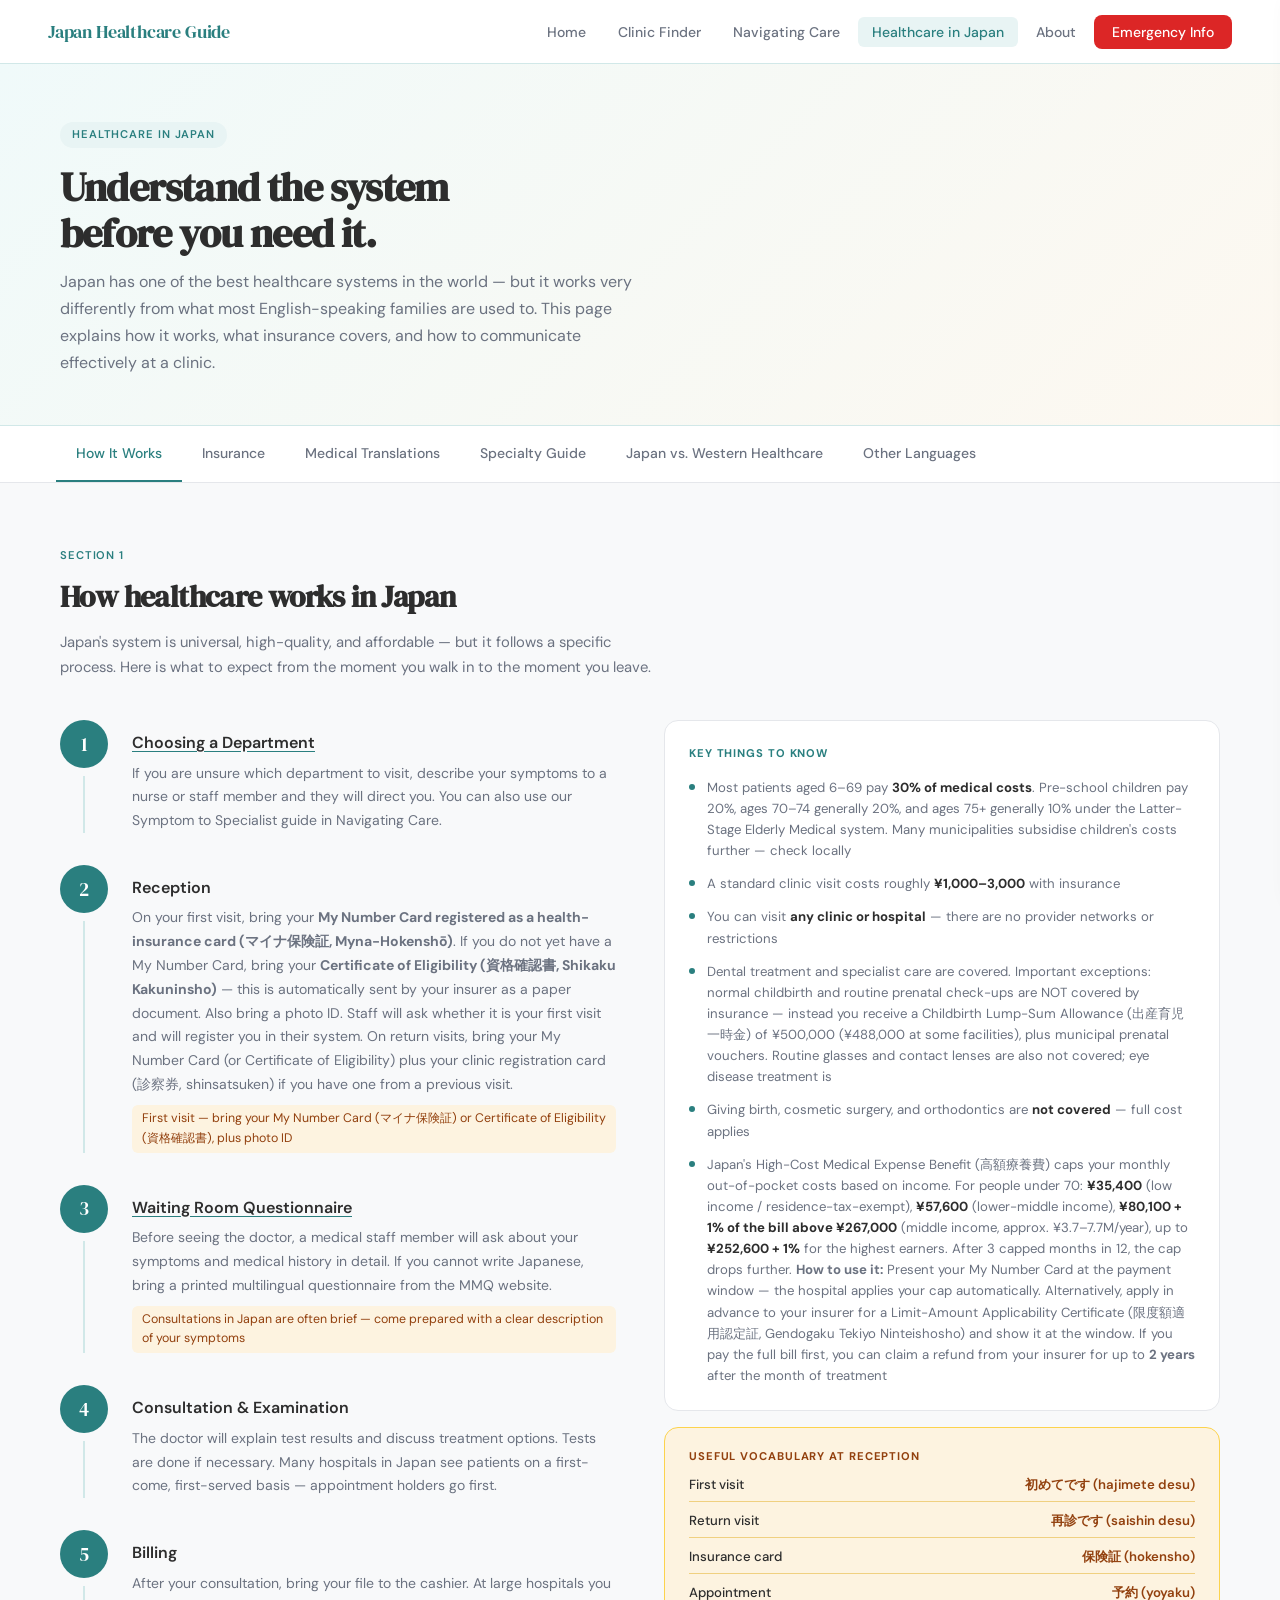
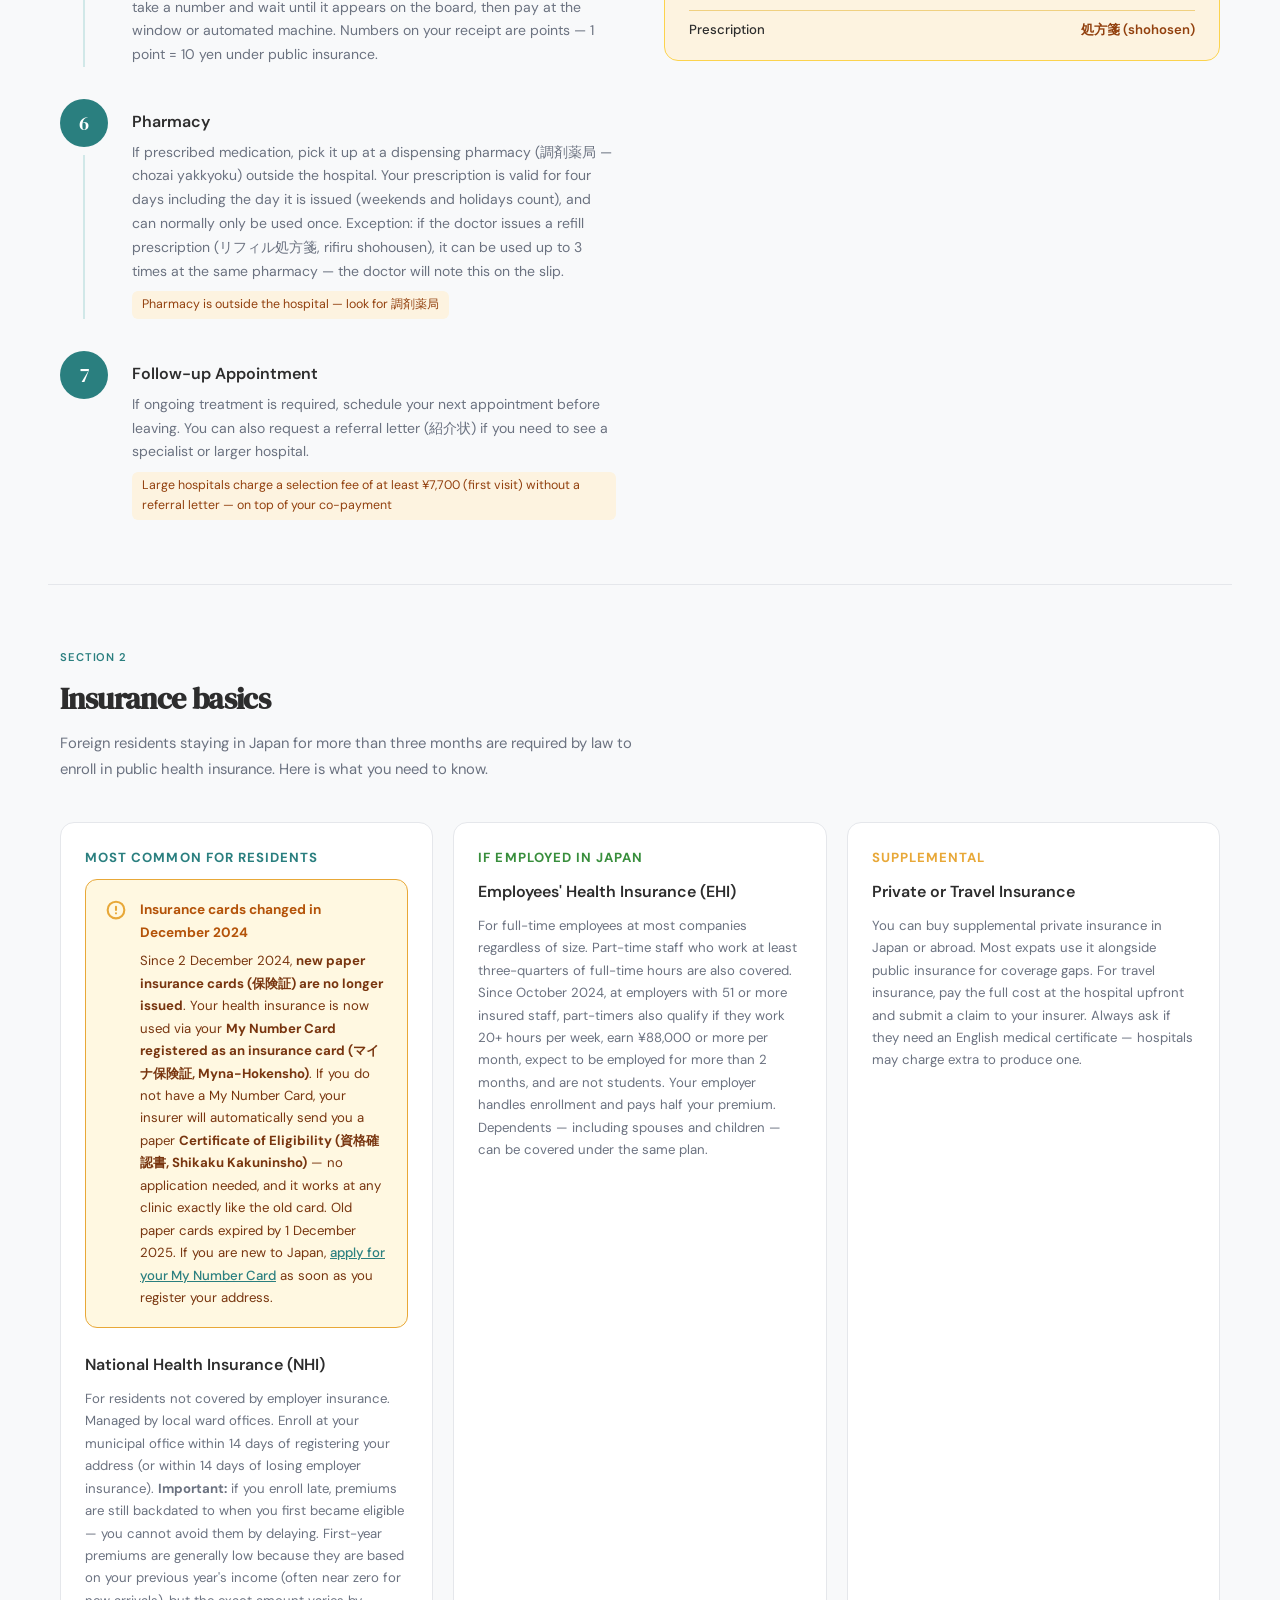
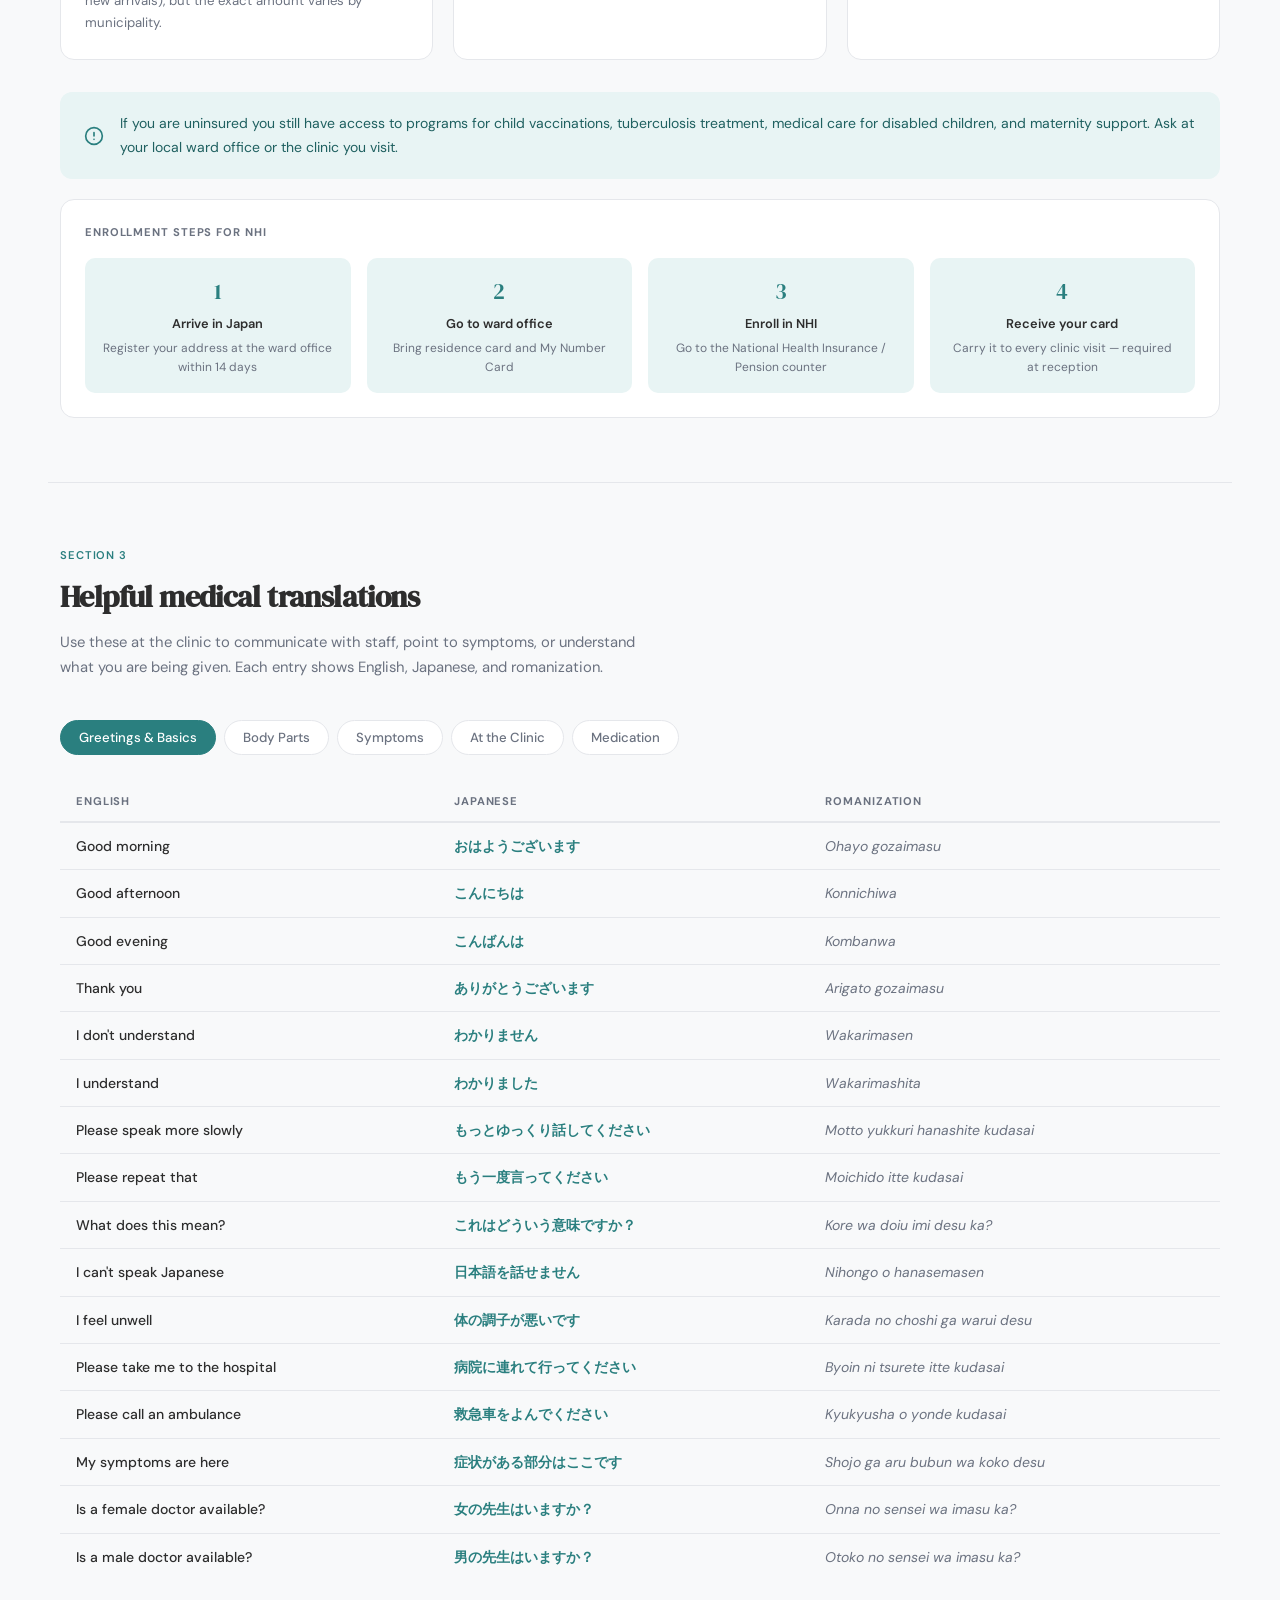
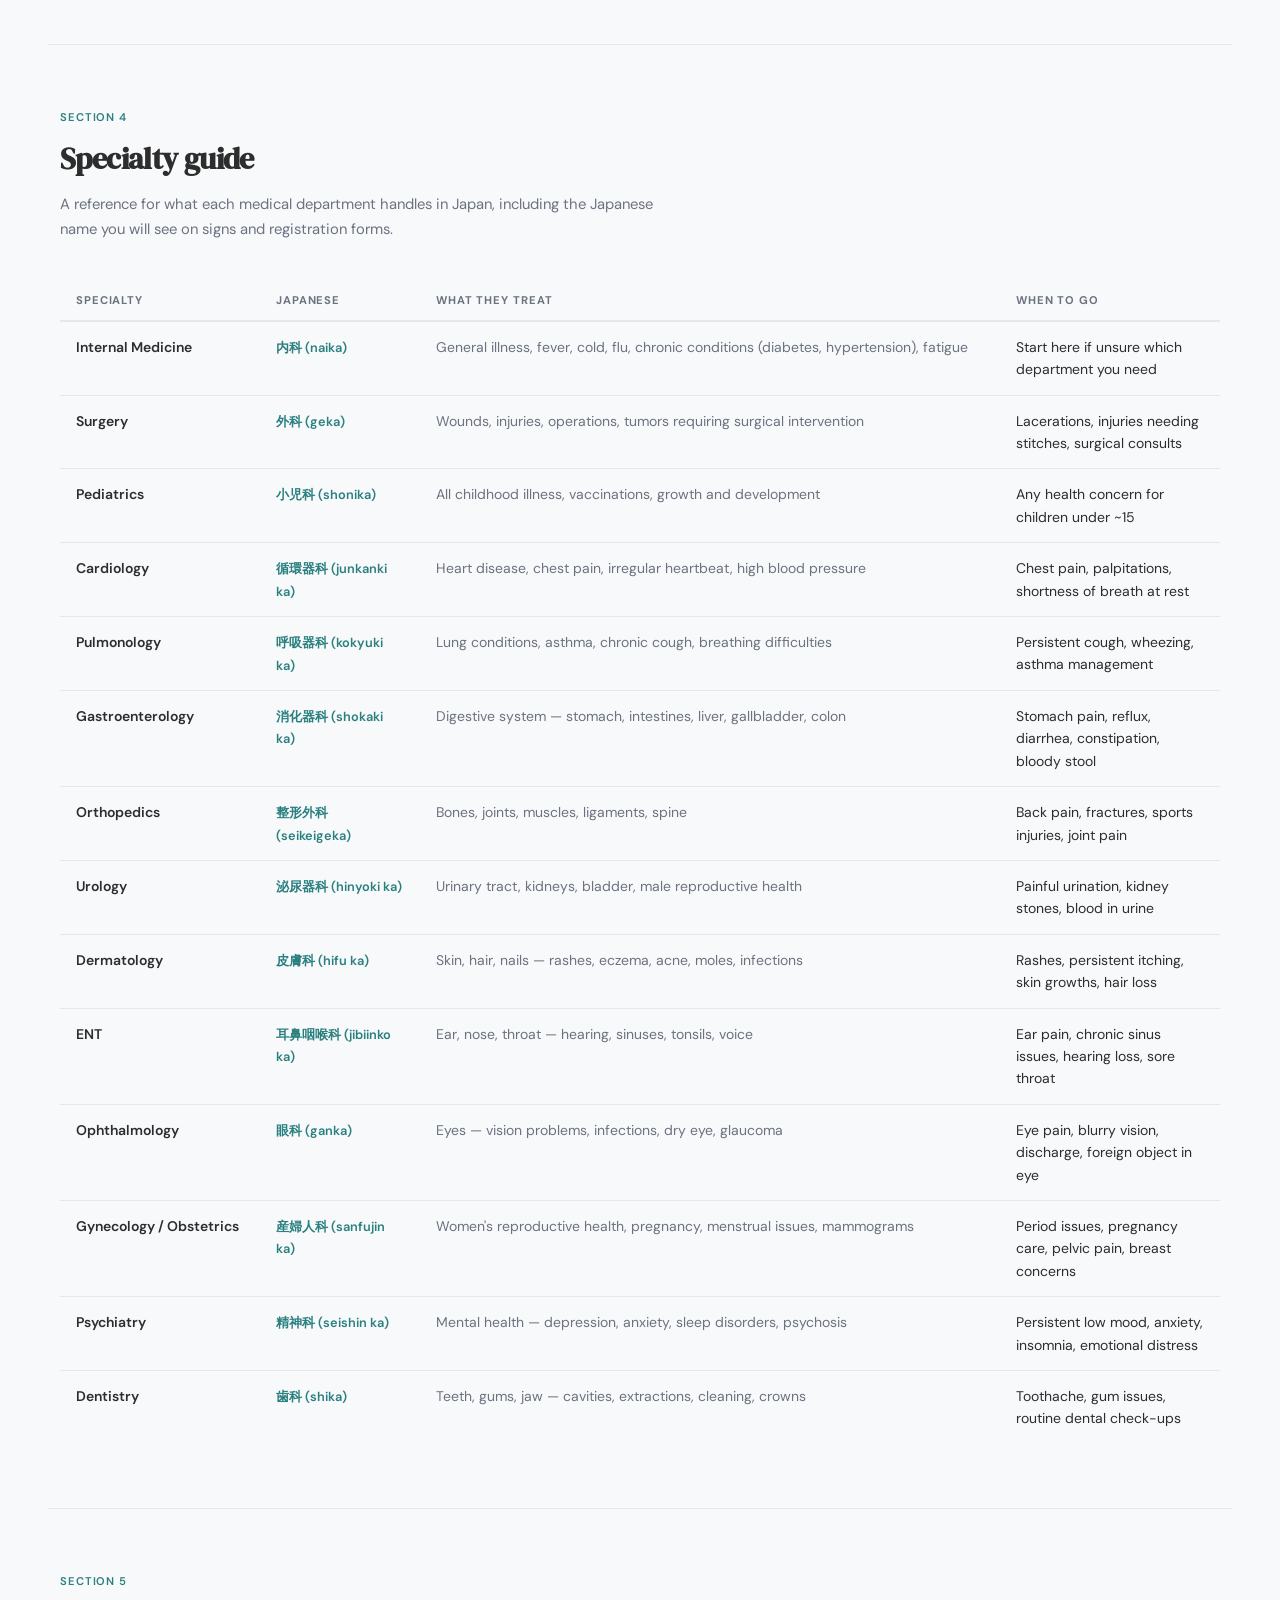
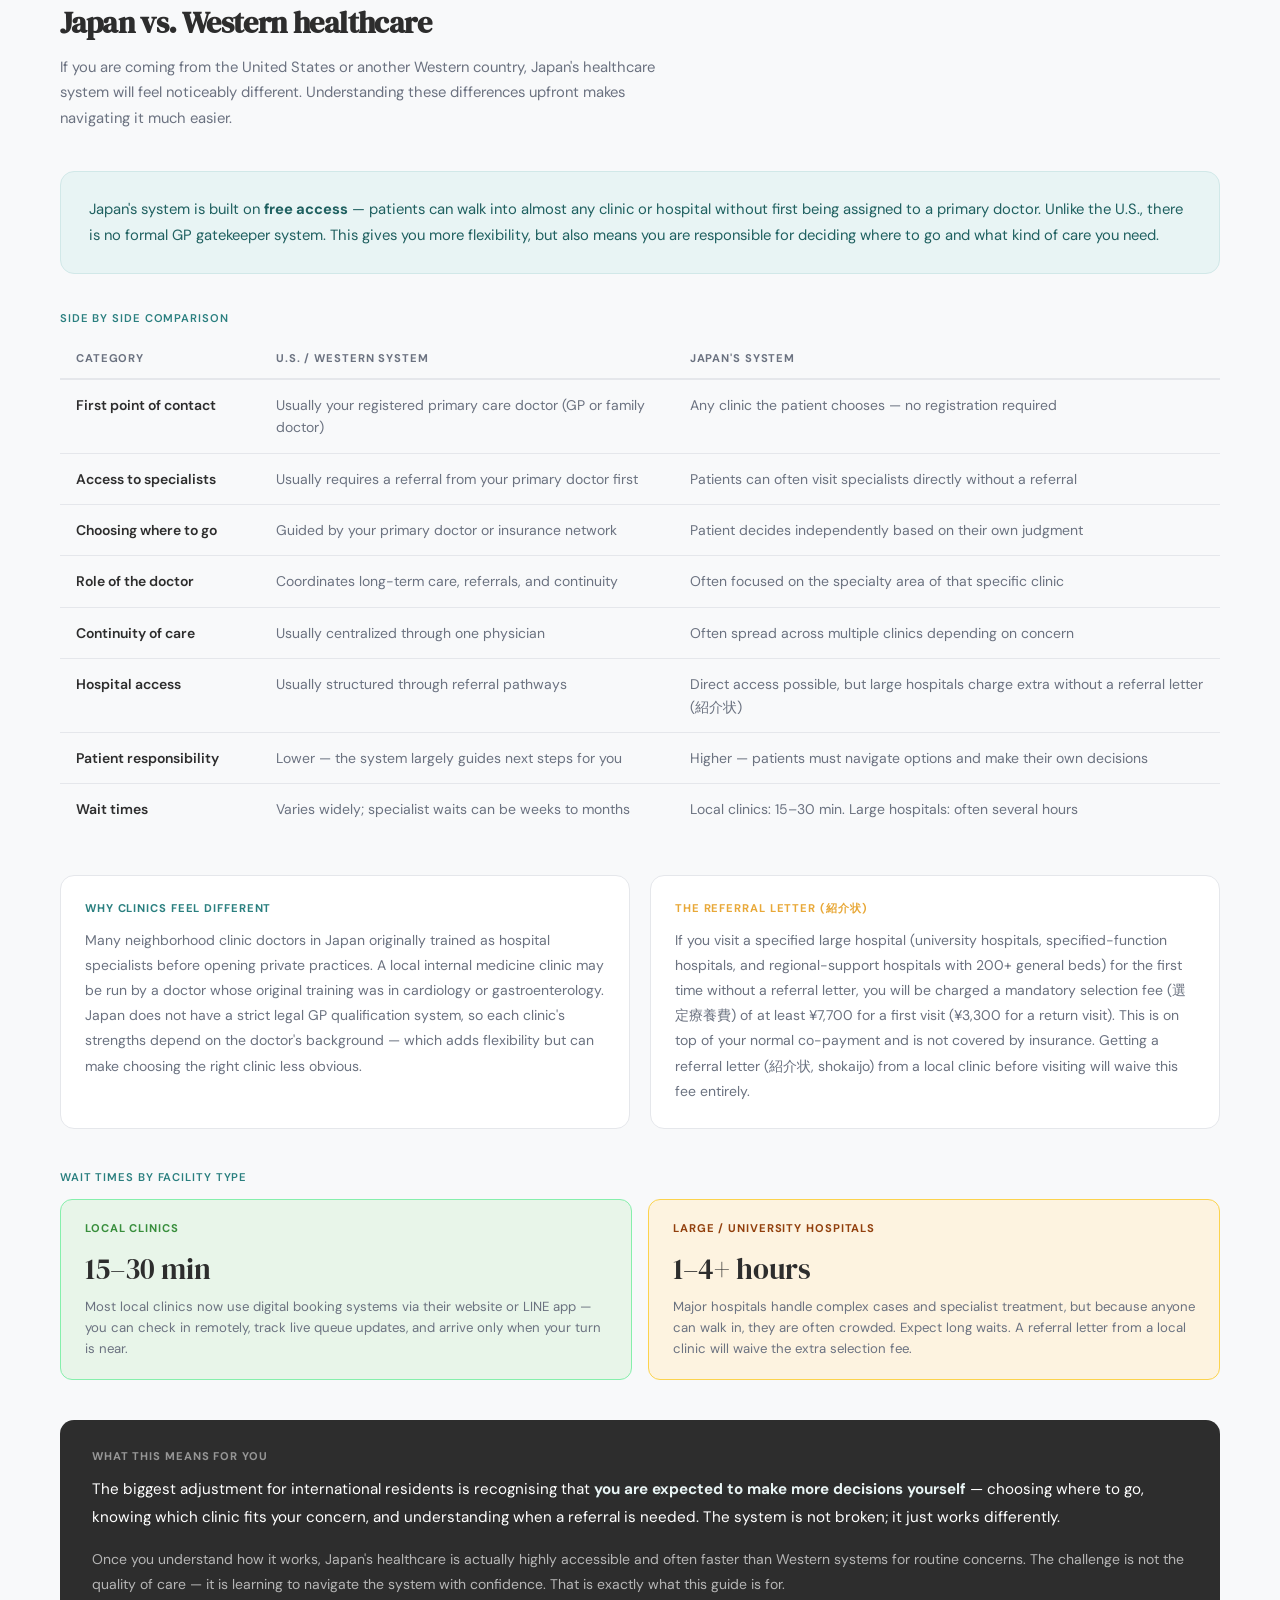
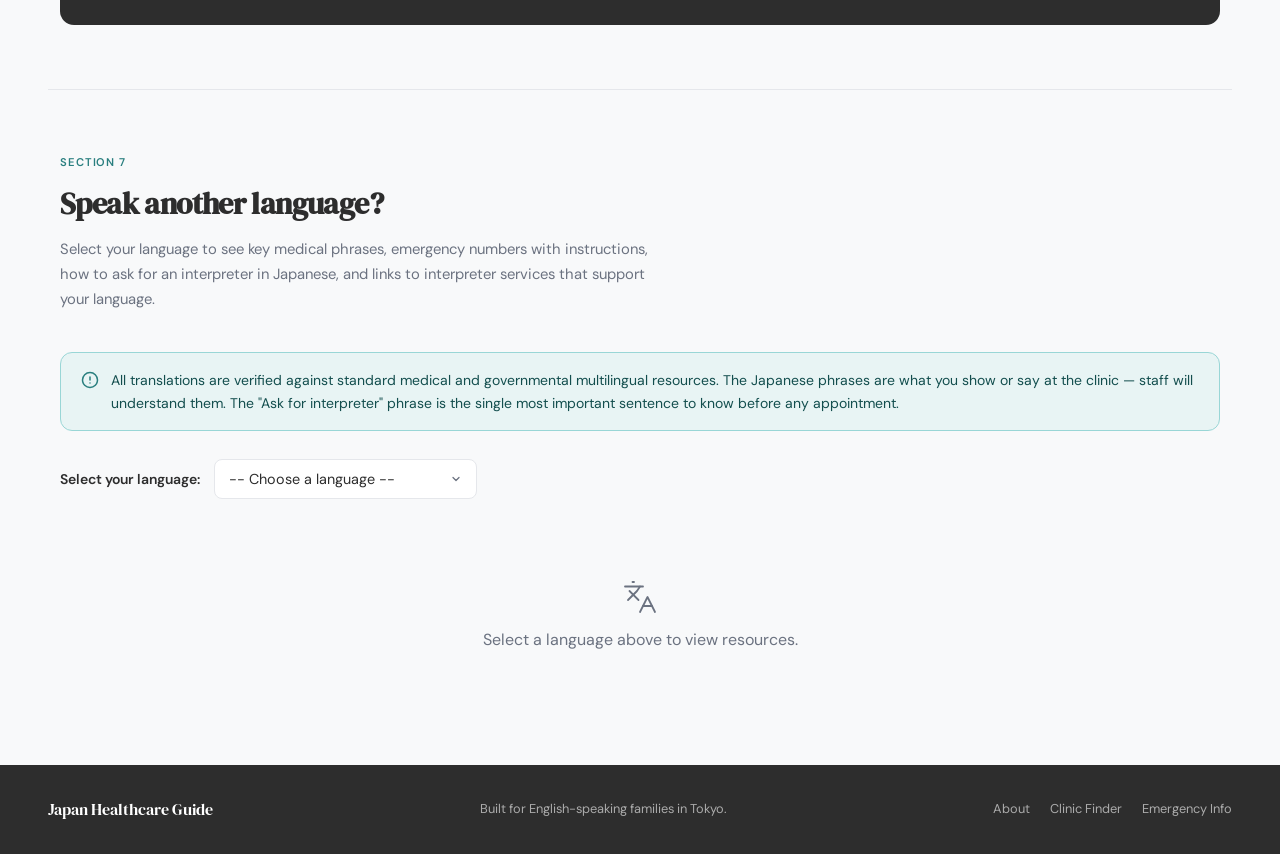
<file: healthcare-in-japan/index.html>
<!DOCTYPE html>
<html lang="en">
<head>
  <meta charset="UTF-8"/>
  <meta name="viewport" content="width=device-width, initial-scale=1.0"/>
  <link rel="icon" type="image/x-icon" href="/favicon.ico"/>
<link rel="icon" type="image/png" sizes="192x192" href="/favicon-192.png"/>
<link rel="apple-touch-icon" href="/apple-touch-icon.png"/>
  <title>Healthcare in Japan — Japan Healthcare Guide</title>
  <link href="https://fonts.googleapis.com/css2?family=DM+Sans:wght@300;400;500;600&family=DM+Serif+Display&display=swap" rel="stylesheet"/>
  <link rel="stylesheet" href="/assets/css/tokens.css">
  <link rel="stylesheet" href="/assets/css/pages/healthcare-in-japan.css">
</head>
<body>

<!-- NAV -->
<nav>
  <a href="/" class="nav-logo">Japan Healthcare Guide</a>
  <ul class="nav-links">
    <li><a href="/">Home</a></li>
    <li><a href="/clinic-finder">Clinic Finder</a></li>
    <li><a href="/navigating-care">Navigating Care</a></li>
    <li><a href="/healthcare-in-japan" class="active">Healthcare in Japan</a></li>
    <li><a href="/about">About</a></li>
    <li><a href="/emergency" class="nav-cta">Emergency Info</a></li>
  </ul>
    <button class="hamburger" id="hamburgerBtn" onclick="toggleSidebar()" aria-label="Open menu">
      <span></span><span></span><span></span>
    </button>
  </nav>

  <!-- MOBILE SIDEBAR -->
  <div class="mobile-overlay" id="mobileOverlay" onclick="closeSidebar()"></div>
  <div class="mobile-sidebar" id="mobileSidebar">
    <div class="mobile-sidebar-header">
      <a href="/" class="mobile-sidebar-logo">Japan Healthcare Guide</a>
      <button class="mobile-sidebar-close" onclick="closeSidebar()">
        <svg width="13" height="13" viewBox="0 0 24 24" fill="none" stroke="currentColor" stroke-width="2.5" stroke-linecap="round" stroke-linejoin="round"><line x1="18" y1="6" x2="6" y2="18"/><line x1="6" y1="6" x2="18" y2="18"/></svg>
      </button>
    </div>
    <div class="mobile-sidebar-links">
      <a href="/">Home</a>
      <a href="/clinic-finder">Clinic Finder</a>
      <a href="/navigating-care">Navigating Care</a>
      <a href="/healthcare-in-japan" class="active">Healthcare in Japan</a>
      <a href="/about">About</a>
      <a href="/emergency" class="sidebar-cta">Emergency Info</a>
    </div>
  </div>
<!-- PAGE HEADER -->
<div class="page-header-wrap">
  <div class="page-header">
    <span class="page-tag">Healthcare in Japan</span>
    <h1>Understand the system<br>before you need it.</h1>
    <p>Japan has one of the best healthcare systems in the world — but it works very differently from what most English-speaking families are used to. This page explains how it works, what insurance covers, and how to communicate effectively at a clinic.</p>
  </div>
</div>

<!-- SUB NAV -->
<div class="sub-nav">
  <div class="sub-nav-inner">
    <a href="#how-it-works" class="active">How It Works</a>
    <a href="#insurance">Insurance</a>
    <a href="#translations">Medical Translations</a>
    <a href="#specialty-guide">Specialty Guide</a>
    <a href="#vs-western">Japan vs. Western Healthcare</a>
    <a href="#languages">Other Languages</a>
  </div>
</div>

<!-- ── HOW IT WORKS ── -->
<div class="section" id="how-it-works">
  <p class="section-label">Section 1</p>
  <h2 class="section-title">How healthcare works in Japan</h2>
  <p class="section-sub">Japan's system is universal, high-quality, and affordable — but it follows a specific process. Here is what to expect from the moment you walk in to the moment you leave.</p>

  <div class="mobile-single-col" style="display:grid; grid-template-columns: 1fr 1fr; gap: 48px; align-items: start;">
    <div class="flow-steps">

      <div class="flow-step">
        <div class="flow-step-left"><div class="flow-step-num">1</div><div class="flow-step-line"></div></div>
        <div class="flow-step-content">
          <h4><a href="/navigating-care#specialist" style="color:inherit;text-decoration:underline;text-decoration-color:var(--teal);text-underline-offset:3px;">Choosing a Department</a></h4>
          <p>If you are unsure which department to visit, describe your symptoms to a nurse or staff member and they will direct you. You can also use our Symptom to Specialist guide in Navigating Care.</p>
        </div>
      </div>

      <div class="flow-step">
        <div class="flow-step-left"><div class="flow-step-num">2</div><div class="flow-step-line"></div></div>
        <div class="flow-step-content">
          <h4>Reception</h4>
          <p>On your first visit, bring your <strong>My Number Card registered as a health-insurance card (マイナ保険証, Myna-Hokensh&#333;)</strong>. If you do not yet have a My Number Card, bring your <strong>Certificate of Eligibility (資格確認書, Shikaku Kakuninsho)</strong> — this is automatically sent by your insurer as a paper document. Also bring a photo ID. Staff will ask whether it is your first visit and will register you in their system. On return visits, bring your My Number Card (or Certificate of Eligibility) plus your clinic registration card (診察券, shinsatsuken) if you have one from a previous visit.</p>
          <span class="flow-note">First visit — bring your My Number Card (マイナ保険証) or Certificate of Eligibility (資格確認書), plus photo ID</span>
        </div>
      </div>

      <div class="flow-step">
        <div class="flow-step-left"><div class="flow-step-num">3</div><div class="flow-step-line"></div></div>
        <div class="flow-step-content">
          <h4><a href="/navigating-care#forms" style="color:inherit;text-decoration:underline;text-decoration-color:var(--teal);text-underline-offset:3px;">Waiting Room Questionnaire</a></h4>
          <p>Before seeing the doctor, a medical staff member will ask about your symptoms and medical history in detail. If you cannot write Japanese, bring a printed multilingual questionnaire from the MMQ website.</p>
          <span class="flow-note">Consultations in Japan are often brief — come prepared with a clear description of your symptoms</span>
        </div>
      </div>

      <div class="flow-step">
        <div class="flow-step-left"><div class="flow-step-num">4</div><div class="flow-step-line"></div></div>
        <div class="flow-step-content">
          <h4>Consultation & Examination</h4>
          <p>The doctor will explain test results and discuss treatment options. Tests are done if necessary. Many hospitals in Japan see patients on a first-come, first-served basis — appointment holders go first.</p>
        </div>
      </div>

      <div class="flow-step">
        <div class="flow-step-left"><div class="flow-step-num">5</div><div class="flow-step-line"></div></div>
        <div class="flow-step-content">
          <h4>Billing</h4>
          <p>After your consultation, bring your file to the cashier. At large hospitals you take a number and wait until it appears on the board, then pay at the window or automated machine. Numbers on your receipt are points — 1 point = 10 yen under public insurance.</p>
        </div>
      </div>

      <div class="flow-step">
        <div class="flow-step-left"><div class="flow-step-num">6</div><div class="flow-step-line"></div></div>
        <div class="flow-step-content">
          <h4>Pharmacy</h4>
          <p>If prescribed medication, pick it up at a dispensing pharmacy (調剤薬局 — chozai yakkyoku) outside the hospital. Your prescription is valid for four days including the day it is issued (weekends and holidays count), and can normally only be used once. Exception: if the doctor issues a refill prescription (リフィル処方箋, rifiru shohousen), it can be used up to 3 times at the same pharmacy — the doctor will note this on the slip.</p>
          <span class="flow-note">Pharmacy is outside the hospital — look for 調剤薬局</span>
        </div>
      </div>

      <div class="flow-step">
        <div class="flow-step-left"><div class="flow-step-num">7</div><div class="flow-step-line"></div></div>
        <div class="flow-step-content">
          <h4>Follow-up Appointment</h4>
          <p>If ongoing treatment is required, schedule your next appointment before leaving. You can also request a referral letter (紹介状) if you need to see a specialist or larger hospital.</p>
          <span class="flow-note">Large hospitals charge a selection fee of at least ¥7,700 (first visit) without a referral letter — on top of your co-payment</span>
        </div>
      </div>

    </div>

    <!-- Right side key facts -->
    <div style="display:flex; flex-direction:column; gap:16px; position:sticky; top:140px;">

      <div style="background:#fff; border:1px solid var(--gray-light); border-radius:14px; padding:24px;">
        <p style="font-size:0.7rem;font-weight:700;letter-spacing:0.08em;text-transform:uppercase;color:var(--teal);margin-bottom:14px;">Key things to know</p>
        <div style="display:flex;flex-direction:column;gap:12px;">
          <div style="display:flex;gap:12px;align-items:flex-start;">
            <div style="width:6px;height:6px;border-radius:50%;background:var(--teal);margin-top:7px;flex-shrink:0;"></div>
            <p style="font-size:0.825rem;color:var(--gray);line-height:1.6;">Most patients aged 6–69 pay <strong style="color:var(--charcoal);">30% of medical costs</strong>. Pre-school children pay 20%, ages 70–74 generally 20%, and ages 75+ generally 10% under the Latter-Stage Elderly Medical system. Many municipalities subsidise children's costs further — check locally</p>
          </div>
          <div style="display:flex;gap:12px;align-items:flex-start;">
            <div style="width:6px;height:6px;border-radius:50%;background:var(--teal);margin-top:7px;flex-shrink:0;"></div>
            <p style="font-size:0.825rem;color:var(--gray);line-height:1.6;">A standard clinic visit costs roughly <strong style="color:var(--charcoal);">¥1,000–3,000</strong> with insurance</p>
          </div>
          <div style="display:flex;gap:12px;align-items:flex-start;">
            <div style="width:6px;height:6px;border-radius:50%;background:var(--teal);margin-top:7px;flex-shrink:0;"></div>
            <p style="font-size:0.825rem;color:var(--gray);line-height:1.6;">You can visit <strong style="color:var(--charcoal);">any clinic or hospital</strong> — there are no provider networks or restrictions</p>
          </div>
          <div style="display:flex;gap:12px;align-items:flex-start;">
            <div style="width:6px;height:6px;border-radius:50%;background:var(--teal);margin-top:7px;flex-shrink:0;"></div>
            <p style="font-size:0.825rem;color:var(--gray);line-height:1.6;">Dental treatment and specialist care are covered. Important exceptions: normal childbirth and routine prenatal check-ups are NOT covered by insurance — instead you receive a Childbirth Lump-Sum Allowance (出産育児一時金) of ¥500,000 (¥488,000 at some facilities), plus municipal prenatal vouchers. Routine glasses and contact lenses are also not covered; eye disease treatment is</p>
          </div>
          <div style="display:flex;gap:12px;align-items:flex-start;">
            <div style="width:6px;height:6px;border-radius:50%;background:var(--teal);margin-top:7px;flex-shrink:0;"></div>
            <p style="font-size:0.825rem;color:var(--gray);line-height:1.6;">Giving birth, cosmetic surgery, and orthodontics are <strong style="color:var(--charcoal);">not covered</strong> — full cost applies</p>
          </div>
          <div style="display:flex;gap:12px;align-items:flex-start;">
            <div style="width:6px;height:6px;border-radius:50%;background:var(--teal);margin-top:7px;flex-shrink:0;"></div>
            <p style="font-size:0.825rem;color:var(--gray);line-height:1.6;">Japan's High-Cost Medical Expense Benefit (高額療養費) caps your monthly out-of-pocket costs based on income. For people under 70: <strong style="color:var(--charcoal);">¥35,400</strong> (low income / residence-tax-exempt), <strong style="color:var(--charcoal);">¥57,600</strong> (lower-middle income), <strong style="color:var(--charcoal);">¥80,100 + 1% of the bill above ¥267,000</strong> (middle income, approx. ¥3.7–7.7M/year), up to <strong style="color:var(--charcoal);">¥252,600 + 1%</strong> for the highest earners. After 3 capped months in 12, the cap drops further. <strong>How to use it:</strong> Present your My Number Card at the payment window — the hospital applies your cap automatically. Alternatively, apply in advance to your insurer for a Limit-Amount Applicability Certificate (限度額適用認定証, Gendogaku Tekiyo Ninteishosho) and show it at the window. If you pay the full bill first, you can claim a refund from your insurer for up to <strong>2 years</strong> after the month of treatment</p>
          </div>
        </div>
      </div>

      <div style="background:var(--amber-light);border:1px solid #fcd34d;border-radius:14px;padding:20px 24px;">
        <p style="font-size:0.7rem;font-weight:700;letter-spacing:0.08em;text-transform:uppercase;color:#92400e;margin-bottom:8px;">Useful vocabulary at reception</p>
        <div style="display:flex;flex-direction:column;gap:8px;">
          <div style="display:flex;justify-content:space-between;font-size:0.825rem;border-bottom:1px solid #f0d080;padding-bottom:6px;"><span style="color:var(--charcoal);font-weight:500;">First visit</span><span style="color:#92400e;font-weight:600;">初めてです (hajimete desu)</span></div>
          <div style="display:flex;justify-content:space-between;font-size:0.825rem;border-bottom:1px solid #f0d080;padding-bottom:6px;"><span style="color:var(--charcoal);font-weight:500;">Return visit</span><span style="color:#92400e;font-weight:600;">再診です (saishin desu)</span></div>
          <div style="display:flex;justify-content:space-between;font-size:0.825rem;border-bottom:1px solid #f0d080;padding-bottom:6px;"><span style="color:var(--charcoal);font-weight:500;">Insurance card</span><span style="color:#92400e;font-weight:600;">保険証 (hokensho)</span></div>
          <div style="display:flex;justify-content:space-between;font-size:0.825rem;border-bottom:1px solid #f0d080;padding-bottom:6px;"><span style="color:var(--charcoal);font-weight:500;">Appointment</span><span style="color:#92400e;font-weight:600;">予約 (yoyaku)</span></div>
          <div style="display:flex;justify-content:space-between;font-size:0.825rem;"><span style="color:var(--charcoal);font-weight:500;">Prescription</span><span style="color:#92400e;font-weight:600;">処方箋 (shohosen)</span></div>
        </div>
      </div>

    </div>
  </div>
</div>

<hr class="section-divider"/>

<!-- ── INSURANCE ── -->
<div class="section" id="insurance">
  <p class="section-label">Section 2</p>
  <h2 class="section-title">Insurance basics</h2>
  <p class="section-sub">Foreign residents staying in Japan for more than three months are required by law to enroll in public health insurance. Here is what you need to know.</p>

  <div class="insurance-grid">
    <div class="insurance-card">
      <p class="insurance-card-tag" style="color:var(--teal);">Most common for residents</p>
      <div style="background:#fff8e1;border:1.5px solid #E8A838;border-radius:12px;padding:18px 20px;margin-bottom:24px;display:flex;gap:14px;align-items:flex-start;">
          <svg width="20" height="20" viewBox="0 0 24 24" fill="none" stroke="#E8A838" stroke-width="2.5" stroke-linecap="round" stroke-linejoin="round" style="flex-shrink:0;margin-top:2px;"><circle cx="12" cy="12" r="10"/><line x1="12" y1="8" x2="12" y2="12"/><line x1="12" y1="16" x2="12.01" y2="16"/></svg>
          <div>
            <p style="font-size:0.85rem;font-weight:700;color:#b45309;margin-bottom:6px;">Insurance cards changed in December 2024</p>
            <p style="font-size:0.825rem;color:#78350f;line-height:1.7;">Since 2 December 2024, <strong>new paper insurance cards (保険証) are no longer issued</strong>. Your health insurance is now used via your <strong>My Number Card registered as an insurance card (マイナ保険証, Myna-Hokensho)</strong>. If you do not have a My Number Card, your insurer will automatically send you a paper <strong>Certificate of Eligibility (資格確認書, Shikaku Kakuninsho)</strong> — no application needed, and it works at any clinic exactly like the old card. Old paper cards expired by 1 December 2025. If you are new to Japan, <a href="https://www.kojinbango-card.go.jp/en/" target="_blank" style="color:var(--teal);font-weight:500;">apply for your My Number Card</a> as soon as you register your address.</p>
          </div>
        </div>
        <h4>National Health Insurance (NHI)</h4>
      <p>For residents not covered by employer insurance. Managed by local ward offices. Enroll at your municipal office within 14 days of registering your address (or within 14 days of losing employer insurance). <strong>Important:</strong> if you enroll late, premiums are still backdated to when you first became eligible — you cannot avoid them by delaying. First-year premiums are generally low because they are based on your previous year's income (often near zero for new arrivals), but the exact amount varies by municipality.</p>
    </div>
    <div class="insurance-card">
      <p class="insurance-card-tag" style="color:var(--green);">If employed in Japan</p>
      <h4>Employees' Health Insurance (EHI)</h4>
      <p>For full-time employees at most companies regardless of size. Part-time staff who work at least three-quarters of full-time hours are also covered. Since October 2024, at employers with 51 or more insured staff, part-timers also qualify if they work 20+ hours per week, earn ¥88,000 or more per month, expect to be employed for more than 2 months, and are not students. Your employer handles enrollment and pays half your premium. Dependents — including spouses and children — can be covered under the same plan.</p>
    </div>
    <div class="insurance-card">
      <p class="insurance-card-tag" style="color:var(--amber);">Supplemental</p>
      <h4>Private or Travel Insurance</h4>
      <p>You can buy supplemental private insurance in Japan or abroad. Most expats use it alongside public insurance for coverage gaps. For travel insurance, pay the full cost at the hospital upfront and submit a claim to your insurer. Always ask if they need an English medical certificate — hospitals may charge extra to produce one.</p>
    </div>
  </div>

  <div class="insurance-fact-box" style="margin-bottom:16px;">
    <svg width="20" height="20" viewBox="0 0 24 24" fill="none" stroke="#2A7F7F" stroke-width="2" stroke-linecap="round" stroke-linejoin="round" style="flex-shrink:0;"><circle cx="12" cy="12" r="10"/><line x1="12" y1="8" x2="12" y2="12"/><line x1="12" y1="16" x2="12.01" y2="16"/></svg>
    <p>If you are uninsured you still have access to programs for child vaccinations, tuberculosis treatment, medical care for disabled children, and maternity support. Ask at your local ward office or the clinic you visit.</p>
  </div>

  <div style="background:#fff;border:1px solid var(--gray-light);border-radius:14px;padding:24px;margin-top:20px;">
    <p style="font-size:0.7rem;font-weight:700;letter-spacing:0.08em;text-transform:uppercase;color:var(--gray);margin-bottom:16px;">Enrollment steps for NHI</p>
    <div class="mobile-two-col" style="display:grid;grid-template-columns:repeat(4,1fr);gap:16px;">
      <div style="text-align:center;padding:16px;background:var(--teal-light);border-radius:10px;">
        <p style="font-family:'DM Serif Display',serif;font-size:1.4rem;color:var(--teal);margin-bottom:4px;">1</p>
        <p style="font-size:0.8rem;color:var(--charcoal);font-weight:600;">Arrive in Japan</p>
        <p style="font-size:0.75rem;color:var(--gray);margin-top:4px;">Register your address at the ward office within 14 days</p>
      </div>
      <div style="text-align:center;padding:16px;background:var(--teal-light);border-radius:10px;">
        <p style="font-family:'DM Serif Display',serif;font-size:1.4rem;color:var(--teal);margin-bottom:4px;">2</p>
        <p style="font-size:0.8rem;color:var(--charcoal);font-weight:600;">Go to ward office</p>
        <p style="font-size:0.75rem;color:var(--gray);margin-top:4px;">Bring residence card and My Number Card</p>
      </div>
      <div style="text-align:center;padding:16px;background:var(--teal-light);border-radius:10px;">
        <p style="font-family:'DM Serif Display',serif;font-size:1.4rem;color:var(--teal);margin-bottom:4px;">3</p>
        <p style="font-size:0.8rem;color:var(--charcoal);font-weight:600;">Enroll in NHI</p>
        <p style="font-size:0.75rem;color:var(--gray);margin-top:4px;">Go to the National Health Insurance / Pension counter</p>
      </div>
      <div style="text-align:center;padding:16px;background:var(--teal-light);border-radius:10px;">
        <p style="font-family:'DM Serif Display',serif;font-size:1.4rem;color:var(--teal);margin-bottom:4px;">4</p>
        <p style="font-size:0.8rem;color:var(--charcoal);font-weight:600;">Receive your card</p>
        <p style="font-size:0.75rem;color:var(--gray);margin-top:4px;">Carry it to every clinic visit — required at reception</p>
      </div>
    </div>
  </div>
</div>

<hr class="section-divider"/>

<!-- ── TRANSLATIONS ── -->
<div class="section" id="translations">
  <p class="section-label">Section 3</p>
  <h2 class="section-title">Helpful medical translations</h2>
  <p class="section-sub">Use these at the clinic to communicate with staff, point to symptoms, or understand what you are being given. Each entry shows English, Japanese, and romanization.</p>

  <div class="trans-tabs">
    <button class="trans-tab active" onclick="showTab('greetings')">Greetings & Basics</button>
    <button class="trans-tab" onclick="showTab('body')">Body Parts</button>
    <button class="trans-tab" onclick="showTab('symptoms')">Symptoms</button>
    <button class="trans-tab" onclick="showTab('clinic')">At the Clinic</button>
    <button class="trans-tab" onclick="showTab('medication')">Medication</button>
  </div>

  <!-- GREETINGS -->
  <div class="trans-panel active" id="tab-greetings">
    <table class="phrase-table">
      <thead><tr><th>English</th><th>Japanese</th><th>Romanization</th></tr></thead>
      <tbody>
        <tr><td class="phrase-en">Good morning</td><td class="phrase-ja">おはようございます</td><td class="phrase-ro">Ohayo gozaimasu</td></tr>
        <tr><td class="phrase-en">Good afternoon</td><td class="phrase-ja">こんにちは</td><td class="phrase-ro">Konnichiwa</td></tr>
        <tr><td class="phrase-en">Good evening</td><td class="phrase-ja">こんばんは</td><td class="phrase-ro">Kombanwa</td></tr>
        <tr><td class="phrase-en">Thank you</td><td class="phrase-ja">ありがとうございます</td><td class="phrase-ro">Arigato gozaimasu</td></tr>
        <tr><td class="phrase-en">I don't understand</td><td class="phrase-ja">わかりません</td><td class="phrase-ro">Wakarimasen</td></tr>
        <tr><td class="phrase-en">I understand</td><td class="phrase-ja">わかりました</td><td class="phrase-ro">Wakarimashita</td></tr>
        <tr><td class="phrase-en">Please speak more slowly</td><td class="phrase-ja">もっとゆっくり話してください</td><td class="phrase-ro">Motto yukkuri hanashite kudasai</td></tr>
        <tr><td class="phrase-en">Please repeat that</td><td class="phrase-ja">もう一度言ってください</td><td class="phrase-ro">Moichido itte kudasai</td></tr>
        <tr><td class="phrase-en">What does this mean?</td><td class="phrase-ja">これはどういう意味ですか？</td><td class="phrase-ro">Kore wa doiu imi desu ka?</td></tr>
        <tr><td class="phrase-en">I can't speak Japanese</td><td class="phrase-ja">日本語を話せません</td><td class="phrase-ro">Nihongo o hanasemasen</td></tr>
        <tr><td class="phrase-en">I feel unwell</td><td class="phrase-ja">体の調子が悪いです</td><td class="phrase-ro">Karada no choshi ga warui desu</td></tr>
        <tr><td class="phrase-en">Please take me to the hospital</td><td class="phrase-ja">病院に連れて行ってください</td><td class="phrase-ro">Byoin ni tsurete itte kudasai</td></tr>
        <tr><td class="phrase-en">Please call an ambulance</td><td class="phrase-ja">救急車をよんでください</td><td class="phrase-ro">Kyukyusha o yonde kudasai</td></tr>
        <tr><td class="phrase-en">My symptoms are here</td><td class="phrase-ja">症状がある部分はここです</td><td class="phrase-ro">Shojo ga aru bubun wa koko desu</td></tr>
        <tr><td class="phrase-en">Is a female doctor available?</td><td class="phrase-ja">女の先生はいますか？</td><td class="phrase-ro">Onna no sensei wa imasu ka?</td></tr>
        <tr><td class="phrase-en">Is a male doctor available?</td><td class="phrase-ja">男の先生はいますか？</td><td class="phrase-ro">Otoko no sensei wa imasu ka?</td></tr>
      </tbody>
    </table>
  </div>

  <!-- BODY PARTS -->
  <div class="trans-panel" id="tab-body">
    <p style="font-size:0.825rem;color:var(--gray);margin-bottom:20px;">Point to where it hurts and say: <strong style="color:var(--teal);">症状がある部分はここです (Shojo ga aru bubun wa koko desu)</strong> — "My symptoms are here."</p>
    <div class="body-parts-grid">
      <div class="body-part-item"><div class="body-part-en">Head</div><div class="body-part-ja">頭</div><div class="body-part-ro">atama</div></div>
      <div class="body-part-item"><div class="body-part-en">Eye(s)</div><div class="body-part-ja">目</div><div class="body-part-ro">me</div></div>
      <div class="body-part-item"><div class="body-part-en">Ear(s)</div><div class="body-part-ja">耳</div><div class="body-part-ro">mimi</div></div>
      <div class="body-part-item"><div class="body-part-en">Nose</div><div class="body-part-ja">鼻</div><div class="body-part-ro">hana</div></div>
      <div class="body-part-item"><div class="body-part-en">Mouth</div><div class="body-part-ja">口</div><div class="body-part-ro">kuchi</div></div>
      <div class="body-part-item"><div class="body-part-en">Tooth / Teeth</div><div class="body-part-ja">歯</div><div class="body-part-ro">ha</div></div>
      <div class="body-part-item"><div class="body-part-en">Tongue</div><div class="body-part-ja">舌</div><div class="body-part-ro">shita</div></div>
      <div class="body-part-item"><div class="body-part-en">Throat</div><div class="body-part-ja">のど</div><div class="body-part-ro">nodo</div></div>
      <div class="body-part-item"><div class="body-part-en">Neck</div><div class="body-part-ja">首</div><div class="body-part-ro">kubi</div></div>
      <div class="body-part-item"><div class="body-part-en">Shoulder(s)</div><div class="body-part-ja">肩</div><div class="body-part-ro">kata</div></div>
      <div class="body-part-item"><div class="body-part-en">Chest</div><div class="body-part-ja">胸</div><div class="body-part-ro">mune</div></div>
      <div class="body-part-item"><div class="body-part-en">Arm(s)</div><div class="body-part-ja">腕</div><div class="body-part-ro">ude</div></div>
      <div class="body-part-item"><div class="body-part-en">Finger(s)</div><div class="body-part-ja">指</div><div class="body-part-ro">yubi</div></div>
      <div class="body-part-item"><div class="body-part-en">Stomach / Abdomen</div><div class="body-part-ja">おなか</div><div class="body-part-ro">onaka</div></div>
      <div class="body-part-item"><div class="body-part-en">Lower back</div><div class="body-part-ja">腰</div><div class="body-part-ro">koshi</div></div>
      <div class="body-part-item"><div class="body-part-en">Back</div><div class="body-part-ja">背中</div><div class="body-part-ro">senaka</div></div>
      <div class="body-part-item"><div class="body-part-en">Leg(s)</div><div class="body-part-ja">脚</div><div class="body-part-ro">ashi</div></div>
      <div class="body-part-item"><div class="body-part-en">Skin</div><div class="body-part-ja">皮膚</div><div class="body-part-ro">hifu</div></div>
      <div class="body-part-item"><div class="body-part-en">Heart</div><div class="body-part-ja">心臓</div><div class="body-part-ro">shinzo</div></div>
      <div class="body-part-item"><div class="body-part-en">Lung</div><div class="body-part-ja">肺</div><div class="body-part-ro">hai</div></div>
      <div class="body-part-item"><div class="body-part-en">Liver</div><div class="body-part-ja">肝臓</div><div class="body-part-ro">kanzo</div></div>
      <div class="body-part-item"><div class="body-part-en">Stomach (organ)</div><div class="body-part-ja">胃</div><div class="body-part-ro">i</div></div>
      <div class="body-part-item"><div class="body-part-en">Kidney</div><div class="body-part-ja">腎臓</div><div class="body-part-ro">jinzo</div></div>
      <div class="body-part-item"><div class="body-part-en">Bladder</div><div class="body-part-ja">膀胱</div><div class="body-part-ro">boko</div></div>
    </div>
  </div>

  <!-- SYMPTOMS -->
  <div class="trans-panel" id="tab-symptoms">
    <div class="symptom-chips">
      <div class="symptom-chip"><span class="symptom-chip-en">Fever</span><span class="symptom-chip-ja">熱がある</span><span class="symptom-chip-ro">netsu ga aru</span></div>
      <div class="symptom-chip"><span class="symptom-chip-en">Pain / It hurts</span><span class="symptom-chip-ja">痛い</span><span class="symptom-chip-ro">itai</span></div>
      <div class="symptom-chip"><span class="symptom-chip-en">Dull pain</span><span class="symptom-chip-ja">にぶく痛い</span><span class="symptom-chip-ro">nibuku itai</span></div>
      <div class="symptom-chip"><span class="symptom-chip-en">Severe pain</span><span class="symptom-chip-ja">痛みが強い</span><span class="symptom-chip-ro">itami ga tsuyoi</span></div>
      <div class="symptom-chip"><span class="symptom-chip-en">Nausea</span><span class="symptom-chip-ja">吐き気がする</span><span class="symptom-chip-ro">hakike ga suru</span></div>
      <div class="symptom-chip"><span class="symptom-chip-en">Vomiting</span><span class="symptom-chip-ja">吐いた</span><span class="symptom-chip-ro">haita</span></div>
      <div class="symptom-chip"><span class="symptom-chip-en">Diarrhea</span><span class="symptom-chip-ja">下痢をしている</span><span class="symptom-chip-ro">geri o shiteiru</span></div>
      <div class="symptom-chip"><span class="symptom-chip-en">Constipation</span><span class="symptom-chip-ja">便秘をしている</span><span class="symptom-chip-ro">bempi o shiteiru</span></div>
      <div class="symptom-chip"><span class="symptom-chip-en">Cough</span><span class="symptom-chip-ja">咳が出る</span><span class="symptom-chip-ro">seki ga deru</span></div>
      <div class="symptom-chip"><span class="symptom-chip-en">Runny nose</span><span class="symptom-chip-ja">鼻水が出る</span><span class="symptom-chip-ro">hanamizu ga deru</span></div>
      <div class="symptom-chip"><span class="symptom-chip-en">Stuffy nose</span><span class="symptom-chip-ja">鼻がつまる</span><span class="symptom-chip-ro">hana ga tsumaru</span></div>
      <div class="symptom-chip"><span class="symptom-chip-en">Sore throat</span><span class="symptom-chip-ja">のどが痛い</span><span class="symptom-chip-ro">nodo ga itai</span></div>
      <div class="symptom-chip"><span class="symptom-chip-en">Headache</span><span class="symptom-chip-ja">頭が痛い</span><span class="symptom-chip-ro">atama ga itai</span></div>
      <div class="symptom-chip"><span class="symptom-chip-en">Chest pain</span><span class="symptom-chip-ja">胸が痛い</span><span class="symptom-chip-ro">mune ga itai</span></div>
      <div class="symptom-chip"><span class="symptom-chip-en">Stomach pain</span><span class="symptom-chip-ja">おなかが痛い</span><span class="symptom-chip-ro">onaka ga itai</span></div>
      <div class="symptom-chip"><span class="symptom-chip-en">Dizziness</span><span class="symptom-chip-ja">めまいがする</span><span class="symptom-chip-ro">memai ga suru</span></div>
      <div class="symptom-chip"><span class="symptom-chip-en">Fatigue / Tired</span><span class="symptom-chip-ja">だるい</span><span class="symptom-chip-ro">darui</span></div>
      <div class="symptom-chip"><span class="symptom-chip-en">Chills</span><span class="symptom-chip-ja">寒気がする</span><span class="symptom-chip-ro">samuke ga suru</span></div>
      <div class="symptom-chip"><span class="symptom-chip-en">Rash / Eczema</span><span class="symptom-chip-ja">湿疹がある</span><span class="symptom-chip-ro">shisshin ga aru</span></div>
      <div class="symptom-chip"><span class="symptom-chip-en">Itchy</span><span class="symptom-chip-ja">かゆい</span><span class="symptom-chip-ro">kayui</span></div>
      <div class="symptom-chip"><span class="symptom-chip-en">Swollen</span><span class="symptom-chip-ja">はれている</span><span class="symptom-chip-ro">harete iru</span></div>
      <div class="symptom-chip"><span class="symptom-chip-en">Numbness</span><span class="symptom-chip-ja">しびれる</span><span class="symptom-chip-ro">shibireru</span></div>
      <div class="symptom-chip"><span class="symptom-chip-en">Can't sleep</span><span class="symptom-chip-ja">眠れない</span><span class="symptom-chip-ro">nemurenai</span></div>
      <div class="symptom-chip"><span class="symptom-chip-en">High blood pressure</span><span class="symptom-chip-ja">血圧が高い</span><span class="symptom-chip-ro">ketsuatsu ga takai</span></div>
      <div class="symptom-chip"><span class="symptom-chip-en">Heart palpitations</span><span class="symptom-chip-ja">胸がどきどきする</span><span class="symptom-chip-ro">mune ga dokidoki suru</span></div>
      <div class="symptom-chip"><span class="symptom-chip-en">Shortness of breath</span><span class="symptom-chip-ja">息が苦しい</span><span class="symptom-chip-ro">iki ga kurushii</span></div>
      <div class="symptom-chip"><span class="symptom-chip-en">Muscle pain</span><span class="symptom-chip-ja">筋肉が痛い</span><span class="symptom-chip-ro">kinniku ga itai</span></div>
      <div class="symptom-chip"><span class="symptom-chip-en">Earache</span><span class="symptom-chip-ja">耳が痛い</span><span class="symptom-chip-ro">mimi ga itai</span></div>
      <div class="symptom-chip"><span class="symptom-chip-en">Ringing in ears</span><span class="symptom-chip-ja">耳鳴りがする</span><span class="symptom-chip-ro">miminari ga suru</span></div>
      <div class="symptom-chip"><span class="symptom-chip-en">I have a lump</span><span class="symptom-chip-ja">しこりがある</span><span class="symptom-chip-ro">shikori ga aru</span></div>
      <div class="symptom-chip"><span class="symptom-chip-en">Painful urination</span><span class="symptom-chip-ja">尿をするとき痛い</span><span class="symptom-chip-ro">nyo o suru toki itai</span></div>
      <div class="symptom-chip"><span class="symptom-chip-en">I have an allergy</span><span class="symptom-chip-ja">アレルギーがあります</span><span class="symptom-chip-ro">arerugii ga arimasu</span></div>
      <div class="symptom-chip"><span class="symptom-chip-en">I am pregnant</span><span class="symptom-chip-ja">妊娠しています</span><span class="symptom-chip-ro">ninshin shite imasu</span></div>
      <div class="symptom-chip"><span class="symptom-chip-en">I am taking medication</span><span class="symptom-chip-ja">今この薬を飲んでいます</span><span class="symptom-chip-ro">ima kono kusuri o nonde imasu</span></div>
    </div>
  </div>

  <!-- AT THE CLINIC -->
  <div class="trans-panel" id="tab-clinic">
    <table class="phrase-table">
      <thead><tr><th>English</th><th>Japanese</th><th>Romanization</th></tr></thead>
      <tbody>
        <tr><td class="phrase-en">Where is the reception?</td><td class="phrase-ja">受付はどこですか？</td><td class="phrase-ro">Uketsuke wa doko desu ka?</td></tr>
        <tr><td class="phrase-en">I have an appointment</td><td class="phrase-ja">予約があります</td><td class="phrase-ro">Yoyaku ga arimasu</td></tr>
        <tr><td class="phrase-en">I would like to cancel my appointment</td><td class="phrase-ja">予約をキャンセルしたいです</td><td class="phrase-ro">Yoyaku o kyanseru shitai desu</td></tr>
        <tr><td class="phrase-en">How long do I have to wait?</td><td class="phrase-ja">どのくらいの時間待ちますか？</td><td class="phrase-ro">Donokurai no jikan machimasu ka?</td></tr>
        <tr><td class="phrase-en">When should I come back?</td><td class="phrase-ja">次はいつ病院に来たらいいですか？</td><td class="phrase-ro">Tsugi wa itsu byoin ni kitara ii desu ka?</td></tr>
        <tr><td class="phrase-en">How much does treatment cost?</td><td class="phrase-ja">治るまでにいくらかかりますか？</td><td class="phrase-ro">Naoru made ni ikura kakarimasu ka?</td></tr>
        <tr><td class="phrase-en">Do you accept credit cards?</td><td class="phrase-ja">クレジットカードは使えますか？</td><td class="phrase-ro">Kurejitto kado wa tsukaemasu ka?</td></tr>
        <tr><td class="phrase-en">I forgot my insurance card</td><td class="phrase-ja">保険証を忘れました</td><td class="phrase-ro">Hokensho o wasure mashita</td></tr>
        <tr><td class="phrase-en">Please write a certificate in English (for insurance)</td><td class="phrase-ja">保険会社に出す英語の診断書を書いてください</td><td class="phrase-ro">Hokengaisha ni dasu eigo no shindansho o kaite kudasai</td></tr>
        <tr><td class="phrase-en">Where is the pharmacy?</td><td class="phrase-ja">薬局はどこですか？</td><td class="phrase-ro">Yakkyoku wa doko desu ka?</td></tr>
        <tr><td class="phrase-en">Consultation room</td><td class="phrase-ja">診察室</td><td class="phrase-ro">Shinsatsu shitsu</td></tr>
        <tr><td class="phrase-en">Blood collection room</td><td class="phrase-ja">採血室</td><td class="phrase-ro">Saiketsu shitsu</td></tr>
        <tr><td class="phrase-en">Examination room</td><td class="phrase-ja">検査室</td><td class="phrase-ro">Kensa shitsu</td></tr>
        <tr><td class="phrase-en">Inpatient ward</td><td class="phrase-ja">病棟</td><td class="phrase-ro">Byoto</td></tr>
        <tr><td class="phrase-en">Restroom</td><td class="phrase-ja">トイレ</td><td class="phrase-ro">Toire</td></tr>
      </tbody>
    </table>
  </div>

  <!-- MEDICATION -->
  <div class="trans-panel" id="tab-medication">
    <p style="font-size:0.825rem;color:var(--gray);margin-bottom:24px;">Note: Japan commonly dispenses powdered medicine (粉薬). If it is difficult to swallow, ask for Oblaat — a thin edible starch wrap. Japanese cold medicine typically combines fever reducers, antihistamines, and cough suppressants in one packet.</p>
    <div class="drug-grid" style="margin-bottom:28px;">
      <div class="drug-item"><div class="drug-en">Tablet</div><div class="drug-ja">錠剤</div><div class="drug-ro">jozai</div></div>
      <div class="drug-item"><div class="drug-en">Capsule</div><div class="drug-ja">カプセル</div><div class="drug-ro">kapuseru</div></div>
      <div class="drug-item"><div class="drug-en">Powdered medicine</div><div class="drug-ja">粉薬</div><div class="drug-ro">kona gusuri</div></div>
      <div class="drug-item"><div class="drug-en">Liquid / Syrup</div><div class="drug-ja">水薬</div><div class="drug-ro">mizu gusuri</div></div>
      <div class="drug-item"><div class="drug-en">Suppository</div><div class="drug-ja">座薬</div><div class="drug-ro">zayaku</div></div>
      <div class="drug-item"><div class="drug-en">Eye drops</div><div class="drug-ja">点眼薬</div><div class="drug-ro">tengan yaku</div></div>
      <div class="drug-item"><div class="drug-en">Compress / Patch</div><div class="drug-ja">湿布</div><div class="drug-ro">shippu</div></div>
      <div class="drug-item"><div class="drug-en">Ointment</div><div class="drug-ja">軟膏</div><div class="drug-ro">nanko</div></div>
      <div class="drug-item"><div class="drug-en">Pain killer</div><div class="drug-ja">痛み止め</div><div class="drug-ro">itami dome</div></div>
      <div class="drug-item"><div class="drug-en">Fever reducer</div><div class="drug-ja">解熱剤</div><div class="drug-ro">genetsu zai</div></div>
      <div class="drug-item"><div class="drug-en">Cold medicine</div><div class="drug-ja">風邪薬</div><div class="drug-ro">kaze gusuri</div></div>
      <div class="drug-item"><div class="drug-en">Sleeping pill</div><div class="drug-ja">睡眠薬</div><div class="drug-ro">suimin yaku</div></div>
    </div>
    <table class="phrase-table">
      <thead><tr><th>When to take it</th><th>Japanese</th><th>Romanization</th></tr></thead>
      <tbody>
        <tr><td class="phrase-en">In the morning</td><td class="phrase-ja">朝</td><td class="phrase-ro">asa</td></tr>
        <tr><td class="phrase-en">In the afternoon</td><td class="phrase-ja">昼</td><td class="phrase-ro">hiru</td></tr>
        <tr><td class="phrase-en">In the evening</td><td class="phrase-ja">夜</td><td class="phrase-ro">yoru</td></tr>
        <tr><td class="phrase-en">After meals</td><td class="phrase-ja">食後</td><td class="phrase-ro">shoku go</td></tr>
        <tr><td class="phrase-en">Before meals</td><td class="phrase-ja">食前</td><td class="phrase-ro">shoku zen</td></tr>
        <tr><td class="phrase-en">Between meals</td><td class="phrase-ja">食間</td><td class="phrase-ro">shokkan</td></tr>
        <tr><td class="phrase-en">Before bed</td><td class="phrase-ja">寝る前</td><td class="phrase-ro">neru mae</td></tr>
        <tr><td class="phrase-en">As needed (when symptoms appear)</td><td class="phrase-ja">頓服</td><td class="phrase-ro">tompuku</td></tr>
      </tbody>
    </table>
  </div>
</div>

<hr class="section-divider"/>

<!-- ── SPECIALTY GUIDE ── -->
<div class="section" id="specialty-guide">
  <p class="section-label">Section 4</p>
  <h2 class="section-title">Specialty guide</h2>
  <p class="section-sub">A reference for what each medical department handles in Japan, including the Japanese name you will see on signs and registration forms.</p>

  <table class="specialty-table">
    <thead>
      <tr>
        <th style="width:200px;">Specialty</th>
        <th style="width:160px;">Japanese</th>
        <th>What they treat</th>
        <th style="width:220px;">When to go</th>
      </tr>
    </thead>
    <tbody>
      <tr>
        <td><span class="spec-name">Internal Medicine</span></td>
        <td><span class="spec-ja">内科 (naika)</span></td>
        <td class="spec-desc">General illness, fever, cold, flu, chronic conditions (diabetes, hypertension), fatigue</td>
        <td class="spec-when">Start here if unsure which department you need</td>
      </tr>
      <tr>
        <td><span class="spec-name">Surgery</span></td>
        <td><span class="spec-ja">外科 (geka)</span></td>
        <td class="spec-desc">Wounds, injuries, operations, tumors requiring surgical intervention</td>
        <td class="spec-when">Lacerations, injuries needing stitches, surgical consults</td>
      </tr>
      <tr>
        <td><span class="spec-name">Pediatrics</span></td>
        <td><span class="spec-ja">小児科 (shonika)</span></td>
        <td class="spec-desc">All childhood illness, vaccinations, growth and development</td>
        <td class="spec-when">Any health concern for children under ~15</td>
      </tr>
      <tr>
        <td><span class="spec-name">Cardiology</span></td>
        <td><span class="spec-ja">循環器科 (junkanki ka)</span></td>
        <td class="spec-desc">Heart disease, chest pain, irregular heartbeat, high blood pressure</td>
        <td class="spec-when">Chest pain, palpitations, shortness of breath at rest</td>
      </tr>
      <tr>
        <td><span class="spec-name">Pulmonology</span></td>
        <td><span class="spec-ja">呼吸器科 (kokyuki ka)</span></td>
        <td class="spec-desc">Lung conditions, asthma, chronic cough, breathing difficulties</td>
        <td class="spec-when">Persistent cough, wheezing, asthma management</td>
      </tr>
      <tr>
        <td><span class="spec-name">Gastroenterology</span></td>
        <td><span class="spec-ja">消化器科 (shokaki ka)</span></td>
        <td class="spec-desc">Digestive system — stomach, intestines, liver, gallbladder, colon</td>
        <td class="spec-when">Stomach pain, reflux, diarrhea, constipation, bloody stool</td>
      </tr>
      <tr>
        <td><span class="spec-name">Orthopedics</span></td>
        <td><span class="spec-ja">整形外科 (seikeigeka)</span></td>
        <td class="spec-desc">Bones, joints, muscles, ligaments, spine</td>
        <td class="spec-when">Back pain, fractures, sports injuries, joint pain</td>
      </tr>
      <tr>
        <td><span class="spec-name">Urology</span></td>
        <td><span class="spec-ja">泌尿器科 (hinyoki ka)</span></td>
        <td class="spec-desc">Urinary tract, kidneys, bladder, male reproductive health</td>
        <td class="spec-when">Painful urination, kidney stones, blood in urine</td>
      </tr>
      <tr>
        <td><span class="spec-name">Dermatology</span></td>
        <td><span class="spec-ja">皮膚科 (hifu ka)</span></td>
        <td class="spec-desc">Skin, hair, nails — rashes, eczema, acne, moles, infections</td>
        <td class="spec-when">Rashes, persistent itching, skin growths, hair loss</td>
      </tr>
      <tr>
        <td><span class="spec-name">ENT</span></td>
        <td><span class="spec-ja">耳鼻咽喉科 (jibiinko ka)</span></td>
        <td class="spec-desc">Ear, nose, throat — hearing, sinuses, tonsils, voice</td>
        <td class="spec-when">Ear pain, chronic sinus issues, hearing loss, sore throat</td>
      </tr>
      <tr>
        <td><span class="spec-name">Ophthalmology</span></td>
        <td><span class="spec-ja">眼科 (ganka)</span></td>
        <td class="spec-desc">Eyes — vision problems, infections, dry eye, glaucoma</td>
        <td class="spec-when">Eye pain, blurry vision, discharge, foreign object in eye</td>
      </tr>
      <tr>
        <td><span class="spec-name">Gynecology / Obstetrics</span></td>
        <td><span class="spec-ja">産婦人科 (sanfujin ka)</span></td>
        <td class="spec-desc">Women's reproductive health, pregnancy, menstrual issues, mammograms</td>
        <td class="spec-when">Period issues, pregnancy care, pelvic pain, breast concerns</td>
      </tr>
      <tr>
        <td><span class="spec-name">Psychiatry</span></td>
        <td><span class="spec-ja">精神科 (seishin ka)</span></td>
        <td class="spec-desc">Mental health — depression, anxiety, sleep disorders, psychosis</td>
        <td class="spec-when">Persistent low mood, anxiety, insomnia, emotional distress</td>
      </tr>
      <tr>
        <td><span class="spec-name">Dentistry</span></td>
        <td><span class="spec-ja">歯科 (shika)</span></td>
        <td class="spec-desc">Teeth, gums, jaw — cavities, extractions, cleaning, crowns</td>
        <td class="spec-when">Toothache, gum issues, routine dental check-ups</td>
      </tr>
    </tbody>
  </table>
</div>

<hr style="border:none;border-top:1px solid var(--gray-light);margin:0 48px;"/>

<!-- SECTION 5: JAPAN VS WESTERN HEALTHCARE -->
<div class="section" id="vs-western">
  <p class="section-label">Section 5</p>
  <h2 class="section-title">Japan vs. Western healthcare</h2>
  <p class="section-sub">If you are coming from the United States or another Western country, Japan's healthcare system will feel noticeably different. Understanding these differences upfront makes navigating it much easier.</p>

  <!-- Intro card -->
  <div style="background:var(--teal-light);border:1.5px solid var(--border);border-radius:14px;padding:24px 28px;margin-bottom:36px;">
    <p style="font-size:0.925rem;color:var(--teal-dark);line-height:1.8;">Japan's system is built on <strong>free access</strong> — patients can walk into almost any clinic or hospital without first being assigned to a primary doctor. Unlike the U.S., there is no formal GP gatekeeper system. This gives you more flexibility, but also means you are responsible for deciding where to go and what kind of care you need.</p>
  </div>

  <!-- Comparison table -->
  <p class="section-label" style="margin-bottom:12px;">Side by side comparison</p>
  <div style="overflow-x:auto;margin-bottom:40px;">
    <table class="specialty-table">
      <thead>
        <tr>
          <th style="width:200px;">Category</th>
          <th>U.S. / Western System</th>
          <th>Japan's System</th>
        </tr>
      </thead>
      <tbody>
        <tr>
          <td><span class="spec-name">First point of contact</span></td>
          <td class="spec-desc">Usually your registered primary care doctor (GP or family doctor)</td>
          <td class="spec-desc">Any clinic the patient chooses — no registration required</td>
        </tr>
        <tr>
          <td><span class="spec-name">Access to specialists</span></td>
          <td class="spec-desc">Usually requires a referral from your primary doctor first</td>
          <td class="spec-desc">Patients can often visit specialists directly without a referral</td>
        </tr>
        <tr>
          <td><span class="spec-name">Choosing where to go</span></td>
          <td class="spec-desc">Guided by your primary doctor or insurance network</td>
          <td class="spec-desc">Patient decides independently based on their own judgment</td>
        </tr>
        <tr>
          <td><span class="spec-name">Role of the doctor</span></td>
          <td class="spec-desc">Coordinates long-term care, referrals, and continuity</td>
          <td class="spec-desc">Often focused on the specialty area of that specific clinic</td>
        </tr>
        <tr>
          <td><span class="spec-name">Continuity of care</span></td>
          <td class="spec-desc">Usually centralized through one physician</td>
          <td class="spec-desc">Often spread across multiple clinics depending on concern</td>
        </tr>
        <tr>
          <td><span class="spec-name">Hospital access</span></td>
          <td class="spec-desc">Usually structured through referral pathways</td>
          <td class="spec-desc">Direct access possible, but large hospitals charge extra without a referral letter (紹介状)</td>
        </tr>
        <tr>
          <td><span class="spec-name">Patient responsibility</span></td>
          <td class="spec-desc">Lower — the system largely guides next steps for you</td>
          <td class="spec-desc">Higher — patients must navigate options and make their own decisions</td>
        </tr>
        <tr>
          <td><span class="spec-name">Wait times</span></td>
          <td class="spec-desc">Varies widely; specialist waits can be weeks to months</td>
          <td class="spec-desc">Local clinics: 15–30 min. Large hospitals: often several hours</td>
        </tr>
      </tbody>
    </table>
  </div>

  <!-- Two key points -->
  <div class="mobile-single-col" style="display:grid;grid-template-columns:1fr 1fr;gap:20px;margin-bottom:40px;">

    <div style="background:#fff;border:1px solid var(--gray-light);border-radius:14px;padding:24px;">
      <p style="font-size:0.7rem;font-weight:700;letter-spacing:0.08em;text-transform:uppercase;color:var(--teal);margin-bottom:10px;">Why clinics feel different</p>
      <p style="font-size:0.875rem;color:var(--gray);line-height:1.8;">Many neighborhood clinic doctors in Japan originally trained as hospital specialists before opening private practices. A local internal medicine clinic may be run by a doctor whose original training was in cardiology or gastroenterology. Japan does not have a strict legal GP qualification system, so each clinic's strengths depend on the doctor's background — which adds flexibility but can make choosing the right clinic less obvious.</p>
    </div>

    <div style="background:#fff;border:1px solid var(--gray-light);border-radius:14px;padding:24px;">
      <p style="font-size:0.7rem;font-weight:700;letter-spacing:0.08em;text-transform:uppercase;color:var(--amber);margin-bottom:10px;">The referral letter (紹介状)</p>
      <p style="font-size:0.875rem;color:var(--gray);line-height:1.8;">If you visit a specified large hospital (university hospitals, specified-function hospitals, and regional-support hospitals with 200+ general beds) for the first time without a referral letter, you will be charged a mandatory selection fee (選定療養費) of at least ¥7,700 for a first visit (¥3,300 for a return visit). This is on top of your normal co-payment and is not covered by insurance. Getting a referral letter (紹介状, shokaijo) from a local clinic before visiting will waive this fee entirely.</p>
    </div>

  </div>

  <!-- Wait times -->
  <p class="section-label" style="margin-bottom:12px;">Wait times by facility type</p>
  <div class="mobile-single-col" style="display:grid;grid-template-columns:1fr 1fr;gap:16px;margin-bottom:40px;">

    <div style="background:var(--green-light);border:1px solid #86efac;border-radius:12px;padding:20px 24px;">
      <p style="font-size:0.7rem;font-weight:700;letter-spacing:0.08em;text-transform:uppercase;color:var(--green);margin-bottom:8px;">Local Clinics</p>
      <p style="font-family:'DM Serif Display',serif;font-size:1.8rem;color:var(--charcoal);margin-bottom:4px;">15–30 min</p>
      <p style="font-size:0.825rem;color:var(--gray);line-height:1.6;">Most local clinics now use digital booking systems via their website or LINE app — you can check in remotely, track live queue updates, and arrive only when your turn is near.</p>
    </div>

    <div style="background:var(--amber-light);border:1px solid #fcd34d;border-radius:12px;padding:20px 24px;">
      <p style="font-size:0.7rem;font-weight:700;letter-spacing:0.08em;text-transform:uppercase;color:#92400e;margin-bottom:8px;">Large / University Hospitals</p>
      <p style="font-family:'DM Serif Display',serif;font-size:1.8rem;color:var(--charcoal);margin-bottom:4px;">1–4+ hours</p>
      <p style="font-size:0.825rem;color:var(--gray);line-height:1.6;">Major hospitals handle complex cases and specialist treatment, but because anyone can walk in, they are often crowded. Expect long waits. A referral letter from a local clinic will waive the extra selection fee.</p>
    </div>

  </div>

  <!-- What this means for you -->
  <div style="background:var(--charcoal);border-radius:14px;padding:28px 32px;">
    <p style="font-size:0.7rem;font-weight:700;letter-spacing:0.08em;text-transform:uppercase;color:rgba(255,255,255,0.5);margin-bottom:10px;">What this means for you</p>
    <p style="font-size:0.95rem;color:#fff;line-height:1.8;margin-bottom:16px;">The biggest adjustment for international residents is recognising that <strong style="color:var(--teal-light);">you are expected to make more decisions yourself</strong> — choosing where to go, knowing which clinic fits your concern, and understanding when a referral is needed. The system is not broken; it just works differently.</p>
    <p style="font-size:0.875rem;color:rgba(255,255,255,0.65);line-height:1.8;">Once you understand how it works, Japan's healthcare is actually highly accessible and often faster than Western systems for routine concerns. The challenge is not the quality of care — it is learning to navigate the system with confidence. That is exactly what this guide is for.</p>
  </div>

</div>

<hr style="border:none;border-top:1px solid var(--gray-light);margin:0 48px;"/>

<!-- SECTION 6: MEDICAL FORMS -->
<!-- LANGUAGE SECTION -->
<div class="section" id="languages">
  <p class="section-label">Section 7</p>
  <h2 class="section-title">Speak another language?</h2>
  <p class="section-sub">Select your language to see key medical phrases, emergency numbers with instructions, how to ask for an interpreter in Japanese, and links to interpreter services that support your language.</p>

  <div class="lang-intro-box">
    <svg width="18" height="18" viewBox="0 0 24 24" fill="none" stroke="currentColor" stroke-width="2" stroke-linecap="round" stroke-linejoin="round"><circle cx="12" cy="12" r="10"/><line x1="12" y1="8" x2="12" y2="12"/><line x1="12" y1="16" x2="12.01" y2="16"/></svg>
    <p>All translations are verified against standard medical and governmental multilingual resources. The Japanese phrases are what you show or say at the clinic — staff will understand them. The "Ask for interpreter" phrase is the single most important sentence to know before any appointment.</p>
  </div>

  <div class="lang-select-wrap">
    <span class="lang-select-label">Select your language:</span>
    <select class="lang-select" id="langSelect" onchange="showLang(this.value)">
      <option value="">-- Choose a language --</option>
      <option value="zh">Chinese (Simplified) — 中文</option>
      <option value="ko">Korean — 한국어</option>
      <option value="es">Spanish — Español</option>
      <option value="pt">Portuguese — Português</option>
      <option value="tl">Filipino (Tagalog)</option>
      <option value="vi">Vietnamese — Tiếng Việt</option>
      <option value="th">Thai — ภาษาไทย</option>
      <option value="id">Indonesian — Bahasa Indonesia</option>
      <option value="fr">French — Français</option>
    </select>
  </div>

  <div id="lang-placeholder" style="text-align:center;padding:48px 20px;color:var(--gray);">
    <svg width="36" height="36" viewBox="0 0 24 24" fill="none" stroke="currentColor" stroke-width="1.2" stroke-linecap="round" stroke-linejoin="round" style="margin-bottom:12px;display:block;margin-left:auto;margin-right:auto;"><path d="M5 8l6 6"/><path d="M4 14l6-6 2-3"/><path d="M2 5h12"/><path d="M7 2h1"/><path d="M22 22l-5-10-5 10"/><path d="M14 18h6"/></svg>
    Select a language above to view resources.
  </div>

  <!-- PANELS INJECTED BY PYTHON SCRIPT -->
  <div class="lang-panel" id="lang-zh"><div class="lang-panel-inner"><div class="lang-interpreter-card"><p class="lang-card-title">Interpreter &amp; Support Services</p><div class="lang-interpreter-row"><div class="lang-interpreter-icon"><svg width="18" height="18" viewBox="0 0 24 24" fill="none" stroke="#2A7F7F" stroke-width="2" stroke-linecap="round" stroke-linejoin="round"><path d="M22 16.92v3a2 2 0 0 1-2.18 2 19.79 19.79 0 0 1-8.63-3.07A19.5 19.5 0 0 1 4.69 13a19.79 19.79 0 0 1-3.07-8.67A2 2 0 0 1 3.61 2h3a2 2 0 0 1 2 1.72c.127.96.361 1.903.7 2.81a2 2 0 0 1-.45 2.11L7.91 9.91a16 16 0 0 0 6.09 6.09l.95-.95a2 2 0 0 1 2.11-.45c.907.339 1.85.573 2.81.7A2 2 0 0 1 22 16.92z"/></svg></div><div class="lang-interpreter-info"><div class="lang-interpreter-name">AMDA International Medical Information Center</div><div class="lang-interpreter-detail">Free telephone interpretation in Chinese. Monday–Friday 10:00–16:00 (closed public holidays and 29 Dec–3 Jan). Call 03-6233-9266 and request Chinese (中国語).</div><a href="https://www.amdamedicalcenter.com/" target="_blank" class="lang-interpreter-link"><svg width="11" height="11" viewBox="0 0 24 24" fill="none" stroke="currentColor" stroke-width="2.5" stroke-linecap="round" stroke-linejoin="round"><path d="M18 13v6a2 2 0 0 1-2 2H5a2 2 0 0 1-2-2V8a2 2 0 0 1 2-2h6"/><polyline points="15 3 21 3 21 9"/><line x1="10" y1="14" x2="21" y2="3"/></svg>Visit website</a></div></div><div class="lang-interpreter-row"><div class="lang-interpreter-icon"><svg width="18" height="18" viewBox="0 0 24 24" fill="none" stroke="#2A7F7F" stroke-width="2" stroke-linecap="round" stroke-linejoin="round"><path d="M3 9l9-7 9 7v11a2 2 0 0 1-2 2H5a2 2 0 0 1-2-2z"/><polyline points="9 22 9 12 15 12 15 22"/></svg></div><div class="lang-interpreter-info"><div class="lang-interpreter-name">Tokyo Saiseikai Central Hospital</div><div class="lang-interpreter-detail">On-site Chinese interpreters. JMIP-certified. International Office: 03-3443-9191.</div><a href="https://www.saiseikai.or.jp/medical/hospital/tokyo_central/" target="_blank" class="lang-interpreter-link"><svg width="11" height="11" viewBox="0 0 24 24" fill="none" stroke="currentColor" stroke-width="2.5" stroke-linecap="round" stroke-linejoin="round"><path d="M18 13v6a2 2 0 0 1-2 2H5a2 2 0 0 1-2-2V8a2 2 0 0 1 2-2h6"/><polyline points="15 3 21 3 21 9"/><line x1="10" y1="14" x2="21" y2="3"/></svg>Visit website</a></div></div><div class="lang-interpreter-row"><div class="lang-interpreter-icon"><svg width="18" height="18" viewBox="0 0 24 24" fill="none" stroke="#2A7F7F" stroke-width="2" stroke-linecap="round" stroke-linejoin="round"><circle cx="12" cy="12" r="10"/><line x1="2" y1="12" x2="22" y2="12"/><path d="M12 2a15.3 15.3 0 0 1 4 10 15.3 15.3 0 0 1-4 10 15.3 15.3 0 0 1-4-10 15.3 15.3 0 0 1 4-10z"/></svg></div><div class="lang-interpreter-info"><div class="lang-interpreter-name">JNTO Japan Visitor Hotline</div><div class="lang-interpreter-detail">24/7 hotline in Chinese (Mandarin). Call 050-3816-2787.</div><a href="https://www.japan.travel/en/plan/hotline/" target="_blank" class="lang-interpreter-link"><svg width="11" height="11" viewBox="0 0 24 24" fill="none" stroke="currentColor" stroke-width="2.5" stroke-linecap="round" stroke-linejoin="round"><path d="M18 13v6a2 2 0 0 1-2 2H5a2 2 0 0 1-2-2V8a2 2 0 0 1 2-2h6"/><polyline points="15 3 21 3 21 9"/><line x1="10" y1="14" x2="21" y2="3"/></svg>Visit website</a></div></div></div><div><p class="lang-card-title">Emergency Numbers — 紧急号码</p><div class="lang-emergency-grid"><div class="lang-emergency-item"><div class="lang-emergency-number">119</div><div class="lang-emergency-label">Ambulance / Fire</div><div class="lang-emergency-native">救护车 / 消防车<br>拨打119，说"救护车"(jiùhùchē)</div></div><div class="lang-emergency-item"><div class="lang-emergency-number">110</div><div class="lang-emergency-label">Police</div><div class="lang-emergency-native">警察<br>拨打110报警</div></div><div class="lang-emergency-item"><div class="lang-emergency-number">050-3816-2787</div><div class="lang-emergency-label">JNTO Hotline 24/7</div><div class="lang-emergency-native">24小时多语言求助热线（中文可用）</div></div><div class="lang-emergency-item"><div class="lang-emergency-number">03-6233-9266</div><div class="lang-emergency-label">AMDA (weekdays)</div><div class="lang-emergency-native">中文医疗咨询，工作日10:00–16:00</div></div></div></div><div class="lang-interpreter-ask"><p class="lang-card-title">How to ask for an interpreter at the clinic</p><div class="lang-ask-japanese">通訳者を呼んでいただけますか？</div><div class="lang-ask-romaji">Tsūyakusha o yonde itadakemasu ka?</div><div class="lang-ask-native">意思：请帮我叫一位翻译。— Show this to the receptionist or say it aloud.</div></div><div><p class="lang-card-title">Key Medical Phrases — 医疗常用语</p><table class="lang-phrase-table"><thead><tr><th>中文 (Chinese)</th><th>日本語 (Japanese)</th><th>English meaning</th></tr></thead><tbody><tr><td class="col-native">我感觉不舒服</td><td class="col-ja">体の調子が悪いです</td><td class="col-en">I feel unwell</td></tr><tr><td class="col-native">这里痛</td><td class="col-ja">ここが痛いです</td><td class="col-en">It hurts here</td></tr><tr><td class="col-native">我发烧了</td><td class="col-ja">熱があります</td><td class="col-en">I have a fever</td></tr><tr><td class="col-native">我对…过敏</td><td class="col-ja">…にアレルギーがあります</td><td class="col-en">I am allergic to…</td></tr><tr><td class="col-native">我正在服用这种药</td><td class="col-ja">この薬を飲んでいます</td><td class="col-en">I am taking this medicine</td></tr><tr><td class="col-native">我需要救护车</td><td class="col-ja">救急車を呼んでください</td><td class="col-en">Please call an ambulance</td></tr><tr><td class="col-native">我有医疗保险</td><td class="col-ja">健康保険証を持っています</td><td class="col-en">I have health insurance</td></tr><tr><td class="col-native">我需要翻译</td><td class="col-ja">通訳が必要です</td><td class="col-en">I need an interpreter</td></tr><tr><td class="col-native">我怀孕了</td><td class="col-ja">妊娠しています</td><td class="col-en">I am pregnant</td></tr><tr><td class="col-native">我有糖尿病</td><td class="col-ja">糖尿病があります</td><td class="col-en">I have diabetes</td></tr><tr><td class="col-native">我有心脏病</td><td class="col-ja">心臓病があります</td><td class="col-en">I have a heart condition</td></tr><tr><td class="col-native">请慢慢说</td><td class="col-ja">ゆっくり話してください</td><td class="col-en">Please speak slowly</td></tr><tr><td class="col-native">请再说一遍</td><td class="col-ja">もう一度言ってください</td><td class="col-en">Please repeat that</td></tr><tr><td class="col-native">我不明白</td><td class="col-ja">わかりません</td><td class="col-en">I don't understand</td></tr><tr><td class="col-native">头痛</td><td class="col-ja">頭が痛いです</td><td class="col-en">I have a headache</td></tr><tr><td class="col-native">我感到恶心</td><td class="col-ja">吐き気がします</td><td class="col-en">I feel nauseous</td></tr><tr><td class="col-native">我腹泻</td><td class="col-ja">下痢をしています</td><td class="col-en">I have diarrhea</td></tr><tr><td class="col-native">我呼吸困难</td><td class="col-ja">息苦しいです</td><td class="col-en">I have difficulty breathing</td></tr></tbody></table></div><div style="display:flex;align-items:center;gap:12px;flex-wrap:wrap;"><button class="lang-print-btn" onclick="printCard('zh')"><svg width="14" height="14" viewBox="0 0 24 24" fill="none" stroke="currentColor" stroke-width="2" stroke-linecap="round" stroke-linejoin="round"><polyline points="6 9 6 2 18 2 18 9"/><path d="M6 18H4a2 2 0 0 1-2-2v-5a2 2 0 0 1 2-2h16a2 2 0 0 1 2 2v5a2 2 0 0 1-2 2h-2"/><rect x="6" y="14" width="12" height="8"/></svg>Print phrase card (Chinese / Japanese)</button><span style="font-size:0.775rem;color:var(--gray);">Opens a printable two-column card — your language alongside Japanese.</span></div>
<hr style="border:none;border-top:1px solid var(--gray-light);margin:24px 0;"/>
<div class="trans-tabs" style="margin-top:24px;"><button class="trans-tab active" onclick="showLangTab('zh','greetings')">Greetings &amp; Basics</button><button class="trans-tab" onclick="showLangTab('zh','body')">Body Parts</button><button class="trans-tab" onclick="showLangTab('zh','symptoms')">Symptoms</button><button class="trans-tab" onclick="showLangTab('zh','clinic')">At the Clinic</button><button class="trans-tab" onclick="showLangTab('zh','medication')">Medication</button></div>
<div class="trans-panel active" id="ltab-zh-greetings"><table class="phrase-table"><thead><tr><th>Phrase</th><th>Japanese</th><th>Romanization</th></tr></thead><tbody><tr><td class="phrase-en">早上好</td><td class="phrase-ja">おはようございます</td><td class="phrase-ro">Ohayo gozaimasu</td></tr><tr><td class="phrase-en">下午好</td><td class="phrase-ja">こんにちは</td><td class="phrase-ro">Konnichiwa</td></tr><tr><td class="phrase-en">晚上好</td><td class="phrase-ja">こんばんは</td><td class="phrase-ro">Konbanwa</td></tr><tr><td class="phrase-en">谢谢</td><td class="phrase-ja">ありがとうございます</td><td class="phrase-ro">Arigato gozaimasu</td></tr><tr><td class="phrase-en">我不明白</td><td class="phrase-ja">わかりません</td><td class="phrase-ro">Wakarimasen</td></tr><tr><td class="phrase-en">我明白了</td><td class="phrase-ja">わかりました</td><td class="phrase-ro">Wakarimashita</td></tr><tr><td class="phrase-en">请说慢一点</td><td class="phrase-ja">もっとゆっくり話してください</td><td class="phrase-ro">Motto yukkuri hanashite kudasai</td></tr><tr><td class="phrase-en">请再说一遍</td><td class="phrase-ja">もう一度言ってください</td><td class="phrase-ro">Moichido itte kudasai</td></tr><tr><td class="phrase-en">这是什么意思？</td><td class="phrase-ja">これはどういう意味ですか？</td><td class="phrase-ro">Kore wa doiu imi desu ka?</td></tr><tr><td class="phrase-en">我不会说日语</td><td class="phrase-ja">日本語を話せません</td><td class="phrase-ro">Nihongo o hanasemasen</td></tr><tr><td class="phrase-en">我感觉不舒服</td><td class="phrase-ja">体の調子が悪いです</td><td class="phrase-ro">Karada no choshi ga warui desu</td></tr><tr><td class="phrase-en">请带我去医院</td><td class="phrase-ja">病院に連れて行ってください</td><td class="phrase-ro">Byoin ni tsurete itte kudasai</td></tr><tr><td class="phrase-en">请叫救护车</td><td class="phrase-ja">救急車を呼んでください</td><td class="phrase-ro">Kyukyusha o yonde kudasai</td></tr><tr><td class="phrase-en">我的症状在这里</td><td class="phrase-ja">症状がある部分はここです</td><td class="phrase-ro">Shojo ga aru bubun wa koko desu</td></tr><tr><td class="phrase-en">有女医生吗？</td><td class="phrase-ja">女の先生はいますか？</td><td class="phrase-ro">Onna no sensei wa imasu ka?</td></tr><tr><td class="phrase-en">有男医生吗？</td><td class="phrase-ja">男の先生はいますか？</td><td class="phrase-ro">Otoko no sensei wa imasu ka?</td></tr></tbody></table></div><div class="trans-panel" id="ltab-zh-body"><p style="font-size:0.825rem;color:var(--gray);margin-bottom:16px;">指着疼痛部位说：<strong style="color:var(--teal);">症状がある部分はここです</strong>（Shojo ga aru bubun wa koko desu）"我这里有症状。"</p><div class="body-parts-grid"><div class="body-part-item"><div class="body-part-en">头</div><div class="body-part-ja">頭</div><div class="body-part-ro">atama</div></div><div class="body-part-item"><div class="body-part-en">眼睛</div><div class="body-part-ja">目</div><div class="body-part-ro">me</div></div><div class="body-part-item"><div class="body-part-en">耳朵</div><div class="body-part-ja">耳</div><div class="body-part-ro">mimi</div></div><div class="body-part-item"><div class="body-part-en">鼻子</div><div class="body-part-ja">鼻</div><div class="body-part-ro">hana</div></div><div class="body-part-item"><div class="body-part-en">嘴巴</div><div class="body-part-ja">口</div><div class="body-part-ro">kuchi</div></div><div class="body-part-item"><div class="body-part-en">牙齿</div><div class="body-part-ja">歯</div><div class="body-part-ro">ha</div></div><div class="body-part-item"><div class="body-part-en">舌头</div><div class="body-part-ja">舌</div><div class="body-part-ro">shita</div></div><div class="body-part-item"><div class="body-part-en">喉咙</div><div class="body-part-ja">のど</div><div class="body-part-ro">nodo</div></div><div class="body-part-item"><div class="body-part-en">脖子</div><div class="body-part-ja">首</div><div class="body-part-ro">kubi</div></div><div class="body-part-item"><div class="body-part-en">肩膀</div><div class="body-part-ja">肩</div><div class="body-part-ro">kata</div></div><div class="body-part-item"><div class="body-part-en">胸部</div><div class="body-part-ja">胸</div><div class="body-part-ro">mune</div></div><div class="body-part-item"><div class="body-part-en">手臂</div><div class="body-part-ja">腕</div><div class="body-part-ro">ude</div></div><div class="body-part-item"><div class="body-part-en">手指</div><div class="body-part-ja">指</div><div class="body-part-ro">yubi</div></div><div class="body-part-item"><div class="body-part-en">腹部</div><div class="body-part-ja">おなか</div><div class="body-part-ro">onaka</div></div><div class="body-part-item"><div class="body-part-en">腰部</div><div class="body-part-ja">腰</div><div class="body-part-ro">koshi</div></div><div class="body-part-item"><div class="body-part-en">背部</div><div class="body-part-ja">背中</div><div class="body-part-ro">senaka</div></div><div class="body-part-item"><div class="body-part-en">腿</div><div class="body-part-ja">脚</div><div class="body-part-ro">ashi</div></div><div class="body-part-item"><div class="body-part-en">皮肤</div><div class="body-part-ja">皮膚</div><div class="body-part-ro">hifu</div></div><div class="body-part-item"><div class="body-part-en">心脏</div><div class="body-part-ja">心臓</div><div class="body-part-ro">shinzo</div></div><div class="body-part-item"><div class="body-part-en">肺</div><div class="body-part-ja">肺</div><div class="body-part-ro">hai</div></div><div class="body-part-item"><div class="body-part-en">肝脏</div><div class="body-part-ja">肝臓</div><div class="body-part-ro">kanzo</div></div><div class="body-part-item"><div class="body-part-en">胃（器官）</div><div class="body-part-ja">胃</div><div class="body-part-ro">i</div></div><div class="body-part-item"><div class="body-part-en">肾脏</div><div class="body-part-ja">腎臓</div><div class="body-part-ro">jinzo</div></div><div class="body-part-item"><div class="body-part-en">膀胱</div><div class="body-part-ja">膀胱</div><div class="body-part-ro">boko</div></div></div></div><div class="trans-panel" id="ltab-zh-symptoms"><div class="symptom-chips"><div class="symptom-chip"><span class="symptom-chip-en">发烧</span><span class="symptom-chip-ja">熱がある</span><span class="symptom-chip-ro">netsu ga aru</span></div><div class="symptom-chip"><span class="symptom-chip-en">疼痛</span><span class="symptom-chip-ja">痛い</span><span class="symptom-chip-ro">itai</span></div><div class="symptom-chip"><span class="symptom-chip-en">隐隐作痛</span><span class="symptom-chip-ja">にぶく痛い</span><span class="symptom-chip-ro">nibuku itai</span></div><div class="symptom-chip"><span class="symptom-chip-en">剧烈疼痛</span><span class="symptom-chip-ja">痛みが強い</span><span class="symptom-chip-ro">itami ga tsuyoi</span></div><div class="symptom-chip"><span class="symptom-chip-en">恶心</span><span class="symptom-chip-ja">吐き気がする</span><span class="symptom-chip-ro">hakike ga suru</span></div><div class="symptom-chip"><span class="symptom-chip-en">呕吐</span><span class="symptom-chip-ja">吐いた</span><span class="symptom-chip-ro">haita</span></div><div class="symptom-chip"><span class="symptom-chip-en">腹泻</span><span class="symptom-chip-ja">下痢をしている</span><span class="symptom-chip-ro">geri o shiteiru</span></div><div class="symptom-chip"><span class="symptom-chip-en">便秘</span><span class="symptom-chip-ja">便秘をしている</span><span class="symptom-chip-ro">bempi o shiteiru</span></div><div class="symptom-chip"><span class="symptom-chip-en">咳嗽</span><span class="symptom-chip-ja">咳が出る</span><span class="symptom-chip-ro">seki ga deru</span></div><div class="symptom-chip"><span class="symptom-chip-en">流鼻涕</span><span class="symptom-chip-ja">鼻水が出る</span><span class="symptom-chip-ro">hanamizu ga deru</span></div><div class="symptom-chip"><span class="symptom-chip-en">鼻塞</span><span class="symptom-chip-ja">鼻がつまる</span><span class="symptom-chip-ro">hana ga tsumaru</span></div><div class="symptom-chip"><span class="symptom-chip-en">喉咙痛</span><span class="symptom-chip-ja">のどが痛い</span><span class="symptom-chip-ro">nodo ga itai</span></div><div class="symptom-chip"><span class="symptom-chip-en">头痛</span><span class="symptom-chip-ja">頭が痛い</span><span class="symptom-chip-ro">atama ga itai</span></div><div class="symptom-chip"><span class="symptom-chip-en">胸痛</span><span class="symptom-chip-ja">胸が痛い</span><span class="symptom-chip-ro">mune ga itai</span></div><div class="symptom-chip"><span class="symptom-chip-en">腹痛</span><span class="symptom-chip-ja">おなかが痛い</span><span class="symptom-chip-ro">onaka ga itai</span></div><div class="symptom-chip"><span class="symptom-chip-en">头晕</span><span class="symptom-chip-ja">めまいがする</span><span class="symptom-chip-ro">memai ga suru</span></div><div class="symptom-chip"><span class="symptom-chip-en">疲劳</span><span class="symptom-chip-ja">だるい</span><span class="symptom-chip-ro">darui</span></div><div class="symptom-chip"><span class="symptom-chip-en">发冷</span><span class="symptom-chip-ja">寒気がする</span><span class="symptom-chip-ro">samuke ga suru</span></div><div class="symptom-chip"><span class="symptom-chip-en">皮疹</span><span class="symptom-chip-ja">湿疹がある</span><span class="symptom-chip-ro">shisshin ga aru</span></div><div class="symptom-chip"><span class="symptom-chip-en">瘙痒</span><span class="symptom-chip-ja">かゆい</span><span class="symptom-chip-ro">kayui</span></div><div class="symptom-chip"><span class="symptom-chip-en">肿胀</span><span class="symptom-chip-ja">はれている</span><span class="symptom-chip-ro">harete iru</span></div><div class="symptom-chip"><span class="symptom-chip-en">麻木</span><span class="symptom-chip-ja">しびれる</span><span class="symptom-chip-ro">shibireru</span></div><div class="symptom-chip"><span class="symptom-chip-en">失眠</span><span class="symptom-chip-ja">眠れない</span><span class="symptom-chip-ro">nemurenai</span></div><div class="symptom-chip"><span class="symptom-chip-en">高血压</span><span class="symptom-chip-ja">血圧が高い</span><span class="symptom-chip-ro">ketsuatsu ga takai</span></div><div class="symptom-chip"><span class="symptom-chip-en">心悸</span><span class="symptom-chip-ja">胸がどきどきする</span><span class="symptom-chip-ro">mune ga dokidoki suru</span></div><div class="symptom-chip"><span class="symptom-chip-en">呼吸困难</span><span class="symptom-chip-ja">息が苦しい</span><span class="symptom-chip-ro">iki ga kurushii</span></div><div class="symptom-chip"><span class="symptom-chip-en">肌肉酸痛</span><span class="symptom-chip-ja">筋肉が痛い</span><span class="symptom-chip-ro">kinniku ga itai</span></div><div class="symptom-chip"><span class="symptom-chip-en">耳痛</span><span class="symptom-chip-ja">耳が痛い</span><span class="symptom-chip-ro">mimi ga itai</span></div><div class="symptom-chip"><span class="symptom-chip-en">耳鸣</span><span class="symptom-chip-ja">耳鳴りがする</span><span class="symptom-chip-ro">miminari ga suru</span></div><div class="symptom-chip"><span class="symptom-chip-en">有硬块</span><span class="symptom-chip-ja">しこりがある</span><span class="symptom-chip-ro">shikori ga aru</span></div><div class="symptom-chip"><span class="symptom-chip-en">排尿疼痛</span><span class="symptom-chip-ja">尿をするとき痛い</span><span class="symptom-chip-ro">nyo o suru toki itai</span></div><div class="symptom-chip"><span class="symptom-chip-en">我有过敏</span><span class="symptom-chip-ja">アレルギーがあります</span><span class="symptom-chip-ro">arerugii ga arimasu</span></div><div class="symptom-chip"><span class="symptom-chip-en">我怀孕了</span><span class="symptom-chip-ja">妊娠しています</span><span class="symptom-chip-ro">ninshin shite imasu</span></div><div class="symptom-chip"><span class="symptom-chip-en">我在服药</span><span class="symptom-chip-ja">今この薬を飲んでいます</span><span class="symptom-chip-ro">ima kono kusuri o nonde imasu</span></div></div></div><div class="trans-panel" id="ltab-zh-clinic"><table class="phrase-table"><thead><tr><th>Phrase</th><th>Japanese</th><th>Romanization</th></tr></thead><tbody><tr><td class="phrase-en">挂号处在哪里？</td><td class="phrase-ja">受付はどこですか？</td><td class="phrase-ro">Uketsuke wa doko desu ka?</td></tr><tr><td class="phrase-en">我有预约</td><td class="phrase-ja">予約があります</td><td class="phrase-ro">Yoyaku ga arimasu</td></tr><tr><td class="phrase-en">我想取消预约</td><td class="phrase-ja">予約をキャンセルしたいです</td><td class="phrase-ro">Yoyaku o kyanseru shitai desu</td></tr><tr><td class="phrase-en">需要等多久？</td><td class="phrase-ja">どのくらいの時間待ちますか？</td><td class="phrase-ro">Donokurai no jikan machimasu ka?</td></tr><tr><td class="phrase-en">什么时候再来？</td><td class="phrase-ja">次はいつ病院に来たらいいですか？</td><td class="phrase-ro">Tsugi wa itsu byoin ni kitara ii desu ka?</td></tr><tr><td class="phrase-en">治疗费用是多少？</td><td class="phrase-ja">治るまでにいくらかかりますか？</td><td class="phrase-ro">Naoru made ni ikura kakarimasu ka?</td></tr><tr><td class="phrase-en">可以刷信用卡吗？</td><td class="phrase-ja">クレジットカードは使えますか？</td><td class="phrase-ro">Kurejitto kado wa tsukaemasu ka?</td></tr><tr><td class="phrase-en">我忘带保险卡了</td><td class="phrase-ja">保険証を忘れました</td><td class="phrase-ro">Hokensho o wasure mashita</td></tr><tr><td class="phrase-en">请开英文诊断证明（保险用）</td><td class="phrase-ja">保険会社に出す英語の診断書を書いてください</td><td class="phrase-ro">Hokengaisha ni dasu eigo no shindansho o kaite kudasai</td></tr><tr><td class="phrase-en">药局在哪里？</td><td class="phrase-ja">薬局はどこですか？</td><td class="phrase-ro">Yakkyoku wa doko desu ka?</td></tr><tr><td class="phrase-en">诊察室</td><td class="phrase-ja">診察室</td><td class="phrase-ro">Shinsatsu shitsu</td></tr><tr><td class="phrase-en">采血室</td><td class="phrase-ja">採血室</td><td class="phrase-ro">Saiketsu shitsu</td></tr><tr><td class="phrase-en">检查室</td><td class="phrase-ja">検査室</td><td class="phrase-ro">Kensa shitsu</td></tr><tr><td class="phrase-en">病房</td><td class="phrase-ja">病棟</td><td class="phrase-ro">Byoto</td></tr><tr><td class="phrase-en">洗手间</td><td class="phrase-ja">トイレ</td><td class="phrase-ro">Toire</td></tr></tbody></table></div><div class="trans-panel" id="ltab-zh-medication"><p style="font-size:0.825rem;color:var(--gray);margin-bottom:16px;">注意：日本常用粉末药（粉薬）。如难以吞咽，可要求使用薄纸（Oblaat）包裹服用。</p><div class="drug-grid" style="margin-bottom:20px;"><div class="drug-item"><div class="drug-en">药片</div><div class="drug-ja">錠剤</div><div class="drug-ro">jozai</div></div><div class="drug-item"><div class="drug-en">胶囊</div><div class="drug-ja">カプセル</div><div class="drug-ro">kapuseru</div></div><div class="drug-item"><div class="drug-en">粉末药</div><div class="drug-ja">粉薬</div><div class="drug-ro">kona gusuri</div></div><div class="drug-item"><div class="drug-en">液体/糖浆</div><div class="drug-ja">水薬</div><div class="drug-ro">mizu gusuri</div></div><div class="drug-item"><div class="drug-en">栓剂</div><div class="drug-ja">座薬</div><div class="drug-ro">zayaku</div></div><div class="drug-item"><div class="drug-en">眼药水</div><div class="drug-ja">点眼薬</div><div class="drug-ro">tengan yaku</div></div><div class="drug-item"><div class="drug-en">贴剂</div><div class="drug-ja">湿布</div><div class="drug-ro">shippu</div></div><div class="drug-item"><div class="drug-en">软膏</div><div class="drug-ja">軟膏</div><div class="drug-ro">nanko</div></div><div class="drug-item"><div class="drug-en">止痛药</div><div class="drug-ja">痛み止め</div><div class="drug-ro">itami dome</div></div><div class="drug-item"><div class="drug-en">退烧药</div><div class="drug-ja">解熱剤</div><div class="drug-ro">genetsu zai</div></div><div class="drug-item"><div class="drug-en">感冒药</div><div class="drug-ja">風邪薬</div><div class="drug-ro">kaze gusuri</div></div><div class="drug-item"><div class="drug-en">安眠药</div><div class="drug-ja">睡眠薬</div><div class="drug-ro">suimin yaku</div></div></div><table class="phrase-table"><thead><tr><th>When to take it</th><th>Japanese</th><th>Romanization</th></tr></thead><tbody><tr><td class="phrase-en">早上</td><td class="phrase-ja">朝</td><td class="phrase-ro">asa</td></tr><tr><td class="phrase-en">下午</td><td class="phrase-ja">昼</td><td class="phrase-ro">hiru</td></tr><tr><td class="phrase-en">晚上</td><td class="phrase-ja">夜</td><td class="phrase-ro">yoru</td></tr><tr><td class="phrase-en">饭后</td><td class="phrase-ja">食後</td><td class="phrase-ro">shokugo</td></tr><tr><td class="phrase-en">饭前</td><td class="phrase-ja">食前</td><td class="phrase-ro">shokuzen</td></tr><tr><td class="phrase-en">两餐之间</td><td class="phrase-ja">食間</td><td class="phrase-ro">shokkan</td></tr><tr><td class="phrase-en">睡前</td><td class="phrase-ja">寝る前</td><td class="phrase-ro">neru mae</td></tr><tr><td class="phrase-en">必要时（症状出现时）</td><td class="phrase-ja">頓服</td><td class="phrase-ro">tompuku</td></tr></tbody></table></div>
</div></div>
<div class="lang-panel" id="lang-ko"><div class="lang-panel-inner"><div class="lang-interpreter-card"><p class="lang-card-title">Interpreter &amp; Support Services</p><div class="lang-interpreter-row"><div class="lang-interpreter-icon"><svg width="18" height="18" viewBox="0 0 24 24" fill="none" stroke="#2A7F7F" stroke-width="2" stroke-linecap="round" stroke-linejoin="round"><path d="M22 16.92v3a2 2 0 0 1-2.18 2 19.79 19.79 0 0 1-8.63-3.07A19.5 19.5 0 0 1 4.69 13a19.79 19.79 0 0 1-3.07-8.67A2 2 0 0 1 3.61 2h3a2 2 0 0 1 2 1.72c.127.96.361 1.903.7 2.81a2 2 0 0 1-.45 2.11L7.91 9.91a16 16 0 0 0 6.09 6.09l.95-.95a2 2 0 0 1 2.11-.45c.907.339 1.85.573 2.81.7A2 2 0 0 1 22 16.92z"/></svg></div><div class="lang-interpreter-info"><div class="lang-interpreter-name">AMDA International Medical Information Center</div><div class="lang-interpreter-detail">Free telephone interpretation in Korean. Monday–Friday 10:00–16:00 (closed public holidays and 29 Dec–3 Jan). Call 03-6233-9266 and request Korean (韓国語).</div><a href="https://www.amdamedicalcenter.com/" target="_blank" class="lang-interpreter-link"><svg width="11" height="11" viewBox="0 0 24 24" fill="none" stroke="currentColor" stroke-width="2.5" stroke-linecap="round" stroke-linejoin="round"><path d="M18 13v6a2 2 0 0 1-2 2H5a2 2 0 0 1-2-2V8a2 2 0 0 1 2-2h6"/><polyline points="15 3 21 3 21 9"/><line x1="10" y1="14" x2="21" y2="3"/></svg>Visit website</a></div></div><div class="lang-interpreter-row"><div class="lang-interpreter-icon"><svg width="18" height="18" viewBox="0 0 24 24" fill="none" stroke="#2A7F7F" stroke-width="2" stroke-linecap="round" stroke-linejoin="round"><circle cx="12" cy="12" r="10"/><line x1="2" y1="12" x2="22" y2="12"/><path d="M12 2a15.3 15.3 0 0 1 4 10 15.3 15.3 0 0 1-4 10 15.3 15.3 0 0 1-4-10 15.3 15.3 0 0 1 4-10z"/></svg></div><div class="lang-interpreter-info"><div class="lang-interpreter-name">JNTO Japan Visitor Hotline</div><div class="lang-interpreter-detail">24/7 hotline in Korean. Call 050-3816-2787.</div><a href="https://www.japan.travel/en/plan/hotline/" target="_blank" class="lang-interpreter-link"><svg width="11" height="11" viewBox="0 0 24 24" fill="none" stroke="currentColor" stroke-width="2.5" stroke-linecap="round" stroke-linejoin="round"><path d="M18 13v6a2 2 0 0 1-2 2H5a2 2 0 0 1-2-2V8a2 2 0 0 1 2-2h6"/><polyline points="15 3 21 3 21 9"/><line x1="10" y1="14" x2="21" y2="3"/></svg>Visit website</a></div></div><div class="lang-interpreter-row"><div class="lang-interpreter-icon"><svg width="18" height="18" viewBox="0 0 24 24" fill="none" stroke="#2A7F7F" stroke-width="2" stroke-linecap="round" stroke-linejoin="round"><path d="M3 9l9-7 9 7v11a2 2 0 0 1-2 2H5a2 2 0 0 1-2-2z"/><polyline points="9 22 9 12 15 12 15 22"/></svg></div><div class="lang-interpreter-info"><div class="lang-interpreter-name">Tokyo Himawari (Tokyo Metropolitan)</div><div class="lang-interpreter-detail">Korean-language hospital referrals. Call 03-5285-8181, daily 9:00–20:00.</div><a href="https://www.hokeniryo.metro.tokyo.lg.jp/iryo/iryo_hoken/medical_info_eng/himawari" target="_blank" class="lang-interpreter-link"><svg width="11" height="11" viewBox="0 0 24 24" fill="none" stroke="currentColor" stroke-width="2.5" stroke-linecap="round" stroke-linejoin="round"><path d="M18 13v6a2 2 0 0 1-2 2H5a2 2 0 0 1-2-2V8a2 2 0 0 1 2-2h6"/><polyline points="15 3 21 3 21 9"/><line x1="10" y1="14" x2="21" y2="3"/></svg>Visit website</a></div></div></div><div><p class="lang-card-title">Emergency Numbers — 긴급 전화번호</p><div class="lang-emergency-grid"><div class="lang-emergency-item"><div class="lang-emergency-number">119</div><div class="lang-emergency-label">Ambulance / Fire</div><div class="lang-emergency-native">구급차 / 소방차<br>119에 전화하여 "구급차"라고 말하세요</div></div><div class="lang-emergency-item"><div class="lang-emergency-number">110</div><div class="lang-emergency-label">Police</div><div class="lang-emergency-native">경찰<br>110에 전화하세요</div></div><div class="lang-emergency-item"><div class="lang-emergency-number">050-3816-2787</div><div class="lang-emergency-label">JNTO 24시간</div><div class="lang-emergency-native">한국어 지원 24시간 긴급 안내</div></div><div class="lang-emergency-item"><div class="lang-emergency-number">03-6233-9266</div><div class="lang-emergency-label">AMDA (평일)</div><div class="lang-emergency-native">한국어 의료 상담, 평일 10:00–16:00</div></div></div></div><div class="lang-interpreter-ask"><p class="lang-card-title">How to ask for an interpreter at the clinic</p><div class="lang-ask-japanese">通訳者を呼んでいただけますか？</div><div class="lang-ask-romaji">Tsūyakusha o yonde itadakemasu ka?</div><div class="lang-ask-native">의미: 통역사를 불러 주시겠어요? — Show this to the receptionist or say it aloud.</div></div><div><p class="lang-card-title">Key Medical Phrases — 의료 핵심 표현</p><table class="lang-phrase-table"><thead><tr><th>한국어 (Korean)</th><th>日本語 (Japanese)</th><th>English meaning</th></tr></thead><tbody><tr><td class="col-native">몸이 좋지 않아요</td><td class="col-ja">体の調子が悪いです</td><td class="col-en">I feel unwell</td></tr><tr><td class="col-native">여기가 아파요</td><td class="col-ja">ここが痛いです</td><td class="col-en">It hurts here</td></tr><tr><td class="col-native">열이 있어요</td><td class="col-ja">熱があります</td><td class="col-en">I have a fever</td></tr><tr><td class="col-native">…에 알레르기가 있어요</td><td class="col-ja">…にアレルギーがあります</td><td class="col-en">I am allergic to…</td></tr><tr><td class="col-native">이 약을 복용하고 있어요</td><td class="col-ja">この薬を飲んでいます</td><td class="col-en">I am taking this medicine</td></tr><tr><td class="col-native">구급차를 불러 주세요</td><td class="col-ja">救急車を呼んでください</td><td class="col-en">Please call an ambulance</td></tr><tr><td class="col-native">건강보험증이 있어요</td><td class="col-ja">健康保険証を持っています</td><td class="col-en">I have health insurance</td></tr><tr><td class="col-native">통역사가 필요해요</td><td class="col-ja">通訳が必要です</td><td class="col-en">I need an interpreter</td></tr><tr><td class="col-native">임신 중이에요</td><td class="col-ja">妊娠しています</td><td class="col-en">I am pregnant</td></tr><tr><td class="col-native">당뇨병이 있어요</td><td class="col-ja">糖尿病があります</td><td class="col-en">I have diabetes</td></tr><tr><td class="col-native">심장 질환이 있어요</td><td class="col-ja">心臓病があります</td><td class="col-en">I have a heart condition</td></tr><tr><td class="col-native">천천히 말해 주세요</td><td class="col-ja">ゆっくり話してください</td><td class="col-en">Please speak slowly</td></tr><tr><td class="col-native">다시 한번 말해 주세요</td><td class="col-ja">もう一度言ってください</td><td class="col-en">Please repeat that</td></tr><tr><td class="col-native">이해하지 못했어요</td><td class="col-ja">わかりません</td><td class="col-en">I don't understand</td></tr><tr><td class="col-native">두통이 있어요</td><td class="col-ja">頭が痛いです</td><td class="col-en">I have a headache</td></tr><tr><td class="col-native">메스꺼워요</td><td class="col-ja">吐き気がします</td><td class="col-en">I feel nauseous</td></tr><tr><td class="col-native">설사를 하고 있어요</td><td class="col-ja">下痢をしています</td><td class="col-en">I have diarrhea</td></tr><tr><td class="col-native">숨쉬기가 어려워요</td><td class="col-ja">息苦しいです</td><td class="col-en">I have difficulty breathing</td></tr></tbody></table></div><div style="display:flex;align-items:center;gap:12px;flex-wrap:wrap;"><button class="lang-print-btn" onclick="printCard('ko')"><svg width="14" height="14" viewBox="0 0 24 24" fill="none" stroke="currentColor" stroke-width="2" stroke-linecap="round" stroke-linejoin="round"><polyline points="6 9 6 2 18 2 18 9"/><path d="M6 18H4a2 2 0 0 1-2-2v-5a2 2 0 0 1 2-2h16a2 2 0 0 1 2 2v5a2 2 0 0 1-2 2h-2"/><rect x="6" y="14" width="12" height="8"/></svg>Print phrase card (Korean / Japanese)</button><span style="font-size:0.775rem;color:var(--gray);">Opens a printable two-column card.</span></div>
<hr style="border:none;border-top:1px solid var(--gray-light);margin:24px 0;"/>
<div class="trans-tabs" style="margin-top:24px;"><button class="trans-tab active" onclick="showLangTab('ko','greetings')">Greetings &amp; Basics</button><button class="trans-tab" onclick="showLangTab('ko','body')">Body Parts</button><button class="trans-tab" onclick="showLangTab('ko','symptoms')">Symptoms</button><button class="trans-tab" onclick="showLangTab('ko','clinic')">At the Clinic</button><button class="trans-tab" onclick="showLangTab('ko','medication')">Medication</button></div>
<div class="trans-panel active" id="ltab-ko-greetings"><table class="phrase-table"><thead><tr><th>Phrase</th><th>Japanese</th><th>Romanization</th></tr></thead><tbody><tr><td class="phrase-en">안녕하세요 (아침)</td><td class="phrase-ja">おはようございます</td><td class="phrase-ro">Ohayo gozaimasu</td></tr><tr><td class="phrase-en">안녕하세요 (오후)</td><td class="phrase-ja">こんにちは</td><td class="phrase-ro">Konnichiwa</td></tr><tr><td class="phrase-en">안녕하세요 (저녁)</td><td class="phrase-ja">こんばんは</td><td class="phrase-ro">Konbanwa</td></tr><tr><td class="phrase-en">감사합니다</td><td class="phrase-ja">ありがとうございます</td><td class="phrase-ro">Arigato gozaimasu</td></tr><tr><td class="phrase-en">이해하지 못했어요</td><td class="phrase-ja">わかりません</td><td class="phrase-ro">Wakarimasen</td></tr><tr><td class="phrase-en">이해했어요</td><td class="phrase-ja">わかりました</td><td class="phrase-ro">Wakarimashita</td></tr><tr><td class="phrase-en">더 천천히 말씀해 주세요</td><td class="phrase-ja">もっとゆっくり話してください</td><td class="phrase-ro">Motto yukkuri hanashite kudasai</td></tr><tr><td class="phrase-en">다시 한번 말씀해 주세요</td><td class="phrase-ja">もう一度言ってください</td><td class="phrase-ro">Moichido itte kudasai</td></tr><tr><td class="phrase-en">이게 무슨 뜻인가요?</td><td class="phrase-ja">これはどういう意味ですか？</td><td class="phrase-ro">Kore wa doiu imi desu ka?</td></tr><tr><td class="phrase-en">일본어를 못해요</td><td class="phrase-ja">日本語を話せません</td><td class="phrase-ro">Nihongo o hanasemasen</td></tr><tr><td class="phrase-en">몸이 좋지 않아요</td><td class="phrase-ja">体の調子が悪いです</td><td class="phrase-ro">Karada no choshi ga warui desu</td></tr><tr><td class="phrase-en">병원에 데려가 주세요</td><td class="phrase-ja">病院に連れて行ってください</td><td class="phrase-ro">Byoin ni tsurete itte kudasai</td></tr><tr><td class="phrase-en">구급차를 불러 주세요</td><td class="phrase-ja">救急車を呼んでください</td><td class="phrase-ro">Kyukyusha o yonde kudasai</td></tr><tr><td class="phrase-en">이 부위에 증상이 있어요</td><td class="phrase-ja">症状がある部分はここです</td><td class="phrase-ro">Shojo ga aru bubun wa koko desu</td></tr><tr><td class="phrase-en">여자 의사 선생님이 계신가요?</td><td class="phrase-ja">女の先生はいますか？</td><td class="phrase-ro">Onna no sensei wa imasu ka?</td></tr><tr><td class="phrase-en">남자 의사 선생님이 계신가요?</td><td class="phrase-ja">男の先生はいますか？</td><td class="phrase-ro">Otoko no sensei wa imasu ka?</td></tr></tbody></table></div><div class="trans-panel" id="ltab-ko-body"><p style="font-size:0.825rem;color:var(--gray);margin-bottom:16px;">아픈 부위를 가리키며 말하세요: <strong style="color:var(--teal);">症状がある部分はここです</strong>（Shojo ga aru bubun wa koko desu）"여기에 증상이 있습니다."</p><div class="body-parts-grid"><div class="body-part-item"><div class="body-part-en">머리</div><div class="body-part-ja">頭</div><div class="body-part-ro">atama</div></div><div class="body-part-item"><div class="body-part-en">눈</div><div class="body-part-ja">目</div><div class="body-part-ro">me</div></div><div class="body-part-item"><div class="body-part-en">귀</div><div class="body-part-ja">耳</div><div class="body-part-ro">mimi</div></div><div class="body-part-item"><div class="body-part-en">코</div><div class="body-part-ja">鼻</div><div class="body-part-ro">hana</div></div><div class="body-part-item"><div class="body-part-en">입</div><div class="body-part-ja">口</div><div class="body-part-ro">kuchi</div></div><div class="body-part-item"><div class="body-part-en">이빨</div><div class="body-part-ja">歯</div><div class="body-part-ro">ha</div></div><div class="body-part-item"><div class="body-part-en">혀</div><div class="body-part-ja">舌</div><div class="body-part-ro">shita</div></div><div class="body-part-item"><div class="body-part-en">목구멍</div><div class="body-part-ja">のど</div><div class="body-part-ro">nodo</div></div><div class="body-part-item"><div class="body-part-en">목</div><div class="body-part-ja">首</div><div class="body-part-ro">kubi</div></div><div class="body-part-item"><div class="body-part-en">어깨</div><div class="body-part-ja">肩</div><div class="body-part-ro">kata</div></div><div class="body-part-item"><div class="body-part-en">가슴</div><div class="body-part-ja">胸</div><div class="body-part-ro">mune</div></div><div class="body-part-item"><div class="body-part-en">팔</div><div class="body-part-ja">腕</div><div class="body-part-ro">ude</div></div><div class="body-part-item"><div class="body-part-en">손가락</div><div class="body-part-ja">指</div><div class="body-part-ro">yubi</div></div><div class="body-part-item"><div class="body-part-en">배</div><div class="body-part-ja">おなか</div><div class="body-part-ro">onaka</div></div><div class="body-part-item"><div class="body-part-en">허리</div><div class="body-part-ja">腰</div><div class="body-part-ro">koshi</div></div><div class="body-part-item"><div class="body-part-en">등</div><div class="body-part-ja">背中</div><div class="body-part-ro">senaka</div></div><div class="body-part-item"><div class="body-part-en">다리</div><div class="body-part-ja">脚</div><div class="body-part-ro">ashi</div></div><div class="body-part-item"><div class="body-part-en">피부</div><div class="body-part-ja">皮膚</div><div class="body-part-ro">hifu</div></div><div class="body-part-item"><div class="body-part-en">심장</div><div class="body-part-ja">心臓</div><div class="body-part-ro">shinzo</div></div><div class="body-part-item"><div class="body-part-en">폐</div><div class="body-part-ja">肺</div><div class="body-part-ro">hai</div></div><div class="body-part-item"><div class="body-part-en">간</div><div class="body-part-ja">肝臓</div><div class="body-part-ro">kanzo</div></div><div class="body-part-item"><div class="body-part-en">위（장기）</div><div class="body-part-ja">胃</div><div class="body-part-ro">i</div></div><div class="body-part-item"><div class="body-part-en">신장</div><div class="body-part-ja">腎臓</div><div class="body-part-ro">jinzo</div></div><div class="body-part-item"><div class="body-part-en">방광</div><div class="body-part-ja">膀胱</div><div class="body-part-ro">boko</div></div></div></div><div class="trans-panel" id="ltab-ko-symptoms"><div class="symptom-chips"><div class="symptom-chip"><span class="symptom-chip-en">발열</span><span class="symptom-chip-ja">熱がある</span><span class="symptom-chip-ro">netsu ga aru</span></div><div class="symptom-chip"><span class="symptom-chip-en">통증</span><span class="symptom-chip-ja">痛い</span><span class="symptom-chip-ro">itai</span></div><div class="symptom-chip"><span class="symptom-chip-en">둔한 통증</span><span class="symptom-chip-ja">にぶく痛い</span><span class="symptom-chip-ro">nibuku itai</span></div><div class="symptom-chip"><span class="symptom-chip-en">심한 통증</span><span class="symptom-chip-ja">痛みが強い</span><span class="symptom-chip-ro">itami ga tsuyoi</span></div><div class="symptom-chip"><span class="symptom-chip-en">메스꺼움</span><span class="symptom-chip-ja">吐き気がする</span><span class="symptom-chip-ro">hakike ga suru</span></div><div class="symptom-chip"><span class="symptom-chip-en">구토</span><span class="symptom-chip-ja">吐いた</span><span class="symptom-chip-ro">haita</span></div><div class="symptom-chip"><span class="symptom-chip-en">설사</span><span class="symptom-chip-ja">下痢をしている</span><span class="symptom-chip-ro">geri o shiteiru</span></div><div class="symptom-chip"><span class="symptom-chip-en">변비</span><span class="symptom-chip-ja">便秘をしている</span><span class="symptom-chip-ro">bempi o shiteiru</span></div><div class="symptom-chip"><span class="symptom-chip-en">기침</span><span class="symptom-chip-ja">咳が出る</span><span class="symptom-chip-ro">seki ga deru</span></div><div class="symptom-chip"><span class="symptom-chip-en">콧물</span><span class="symptom-chip-ja">鼻水が出る</span><span class="symptom-chip-ro">hanamizu ga deru</span></div><div class="symptom-chip"><span class="symptom-chip-en">코막힘</span><span class="symptom-chip-ja">鼻がつまる</span><span class="symptom-chip-ro">hana ga tsumaru</span></div><div class="symptom-chip"><span class="symptom-chip-en">목 아픔</span><span class="symptom-chip-ja">のどが痛い</span><span class="symptom-chip-ro">nodo ga itai</span></div><div class="symptom-chip"><span class="symptom-chip-en">두통</span><span class="symptom-chip-ja">頭が痛い</span><span class="symptom-chip-ro">atama ga itai</span></div><div class="symptom-chip"><span class="symptom-chip-en">흉통</span><span class="symptom-chip-ja">胸が痛い</span><span class="symptom-chip-ro">mune ga itai</span></div><div class="symptom-chip"><span class="symptom-chip-en">복통</span><span class="symptom-chip-ja">おなかが痛い</span><span class="symptom-chip-ro">onaka ga itai</span></div><div class="symptom-chip"><span class="symptom-chip-en">어지러움</span><span class="symptom-chip-ja">めまいがする</span><span class="symptom-chip-ro">memai ga suru</span></div><div class="symptom-chip"><span class="symptom-chip-en">피로</span><span class="symptom-chip-ja">だるい</span><span class="symptom-chip-ro">darui</span></div><div class="symptom-chip"><span class="symptom-chip-en">오한</span><span class="symptom-chip-ja">寒気がする</span><span class="symptom-chip-ro">samuke ga suru</span></div><div class="symptom-chip"><span class="symptom-chip-en">발진</span><span class="symptom-chip-ja">湿疹がある</span><span class="symptom-chip-ro">shisshin ga aru</span></div><div class="symptom-chip"><span class="symptom-chip-en">가려움</span><span class="symptom-chip-ja">かゆい</span><span class="symptom-chip-ro">kayui</span></div><div class="symptom-chip"><span class="symptom-chip-en">부종</span><span class="symptom-chip-ja">はれている</span><span class="symptom-chip-ro">harete iru</span></div><div class="symptom-chip"><span class="symptom-chip-en">저림</span><span class="symptom-chip-ja">しびれる</span><span class="symptom-chip-ro">shibireru</span></div><div class="symptom-chip"><span class="symptom-chip-en">불면증</span><span class="symptom-chip-ja">眠れない</span><span class="symptom-chip-ro">nemurenai</span></div><div class="symptom-chip"><span class="symptom-chip-en">고혈압</span><span class="symptom-chip-ja">血圧が高い</span><span class="symptom-chip-ro">ketsuatsu ga takai</span></div><div class="symptom-chip"><span class="symptom-chip-en">두근거림</span><span class="symptom-chip-ja">胸がどきどきする</span><span class="symptom-chip-ro">mune ga dokidoki suru</span></div><div class="symptom-chip"><span class="symptom-chip-en">호흡 곤란</span><span class="symptom-chip-ja">息が苦しい</span><span class="symptom-chip-ro">iki ga kurushii</span></div><div class="symptom-chip"><span class="symptom-chip-en">근육통</span><span class="symptom-chip-ja">筋肉が痛い</span><span class="symptom-chip-ro">kinniku ga itai</span></div><div class="symptom-chip"><span class="symptom-chip-en">귀 통증</span><span class="symptom-chip-ja">耳が痛い</span><span class="symptom-chip-ro">mimi ga itai</span></div><div class="symptom-chip"><span class="symptom-chip-en">이명</span><span class="symptom-chip-ja">耳鳴りがする</span><span class="symptom-chip-ro">miminari ga suru</span></div><div class="symptom-chip"><span class="symptom-chip-en">혹이 있어요</span><span class="symptom-chip-ja">しこりがある</span><span class="symptom-chip-ro">shikori ga aru</span></div><div class="symptom-chip"><span class="symptom-chip-en">소변 시 통증</span><span class="symptom-chip-ja">尿をするとき痛い</span><span class="symptom-chip-ro">nyo o suru toki itai</span></div><div class="symptom-chip"><span class="symptom-chip-en">알레르기가 있어요</span><span class="symptom-chip-ja">アレルギーがあります</span><span class="symptom-chip-ro">arerugii ga arimasu</span></div><div class="symptom-chip"><span class="symptom-chip-en">임신 중이에요</span><span class="symptom-chip-ja">妊娠しています</span><span class="symptom-chip-ro">ninshin shite imasu</span></div><div class="symptom-chip"><span class="symptom-chip-en">약을 복용 중이에요</span><span class="symptom-chip-ja">今この薬を飲んでいます</span><span class="symptom-chip-ro">ima kono kusuri o nonde imasu</span></div></div></div><div class="trans-panel" id="ltab-ko-clinic"><table class="phrase-table"><thead><tr><th>Phrase</th><th>Japanese</th><th>Romanization</th></tr></thead><tbody><tr><td class="phrase-en">접수처는 어디인가요?</td><td class="phrase-ja">受付はどこですか？</td><td class="phrase-ro">Uketsuke wa doko desu ka?</td></tr><tr><td class="phrase-en">예약이 있어요</td><td class="phrase-ja">予約があります</td><td class="phrase-ro">Yoyaku ga arimasu</td></tr><tr><td class="phrase-en">예약을 취소하고 싶어요</td><td class="phrase-ja">予約をキャンセルしたいです</td><td class="phrase-ro">Yoyaku o kyanseru shitai desu</td></tr><tr><td class="phrase-en">얼마나 기다려야 하나요?</td><td class="phrase-ja">どのくらいの時間待ちますか？</td><td class="phrase-ro">Donokurai no jikan machimasu ka?</td></tr><tr><td class="phrase-en">다음에 언제 와야 하나요?</td><td class="phrase-ja">次はいつ病院に来たらいいですか？</td><td class="phrase-ro">Tsugi wa itsu byoin ni kitara ii desu ka?</td></tr><tr><td class="phrase-en">치료비가 얼마인가요?</td><td class="phrase-ja">治るまでにいくらかかりますか？</td><td class="phrase-ro">Naoru made ni ikura kakarimasu ka?</td></tr><tr><td class="phrase-en">신용카드를 사용할 수 있나요?</td><td class="phrase-ja">クレジットカードは使えますか？</td><td class="phrase-ro">Kurejitto kado wa tsukaemasu ka?</td></tr><tr><td class="phrase-en">보험증을 잊어버렸어요</td><td class="phrase-ja">保険証を忘れました</td><td class="phrase-ro">Hokensho o wasure mashita</td></tr><tr><td class="phrase-en">보험용 영문 진단서를 써 주세요</td><td class="phrase-ja">保険会社に出す英語の診断書を書いてください</td><td class="phrase-ro">Hokengaisha ni dasu eigo no shindansho o kaite kudasai</td></tr><tr><td class="phrase-en">약국은 어디인가요?</td><td class="phrase-ja">薬局はどこですか？</td><td class="phrase-ro">Yakkyoku wa doko desu ka?</td></tr><tr><td class="phrase-en">진찰실</td><td class="phrase-ja">診察室</td><td class="phrase-ro">Shinsatsu shitsu</td></tr><tr><td class="phrase-en">채혈실</td><td class="phrase-ja">採血室</td><td class="phrase-ro">Saiketsu shitsu</td></tr><tr><td class="phrase-en">검사실</td><td class="phrase-ja">検査室</td><td class="phrase-ro">Kensa shitsu</td></tr><tr><td class="phrase-en">병동</td><td class="phrase-ja">病棟</td><td class="phrase-ro">Byoto</td></tr><tr><td class="phrase-en">화장실</td><td class="phrase-ja">トイレ</td><td class="phrase-ro">Toire</td></tr></tbody></table></div><div class="trans-panel" id="ltab-ko-medication"><p style="font-size:0.825rem;color:var(--gray);margin-bottom:16px;">참고: 일본에서는 가루약（粉薬）이 일반적으로 처방됩니다. 삼키기 어려우면 오블라트（Oblaat）로 싸서 복용할 수 있습니다.</p><div class="drug-grid" style="margin-bottom:20px;"><div class="drug-item"><div class="drug-en">알약</div><div class="drug-ja">錠剤</div><div class="drug-ro">jozai</div></div><div class="drug-item"><div class="drug-en">캡슐</div><div class="drug-ja">カプセル</div><div class="drug-ro">kapuseru</div></div><div class="drug-item"><div class="drug-en">가루약</div><div class="drug-ja">粉薬</div><div class="drug-ro">kona gusuri</div></div><div class="drug-item"><div class="drug-en">물약/시럽</div><div class="drug-ja">水薬</div><div class="drug-ro">mizu gusuri</div></div><div class="drug-item"><div class="drug-en">좌약</div><div class="drug-ja">座薬</div><div class="drug-ro">zayaku</div></div><div class="drug-item"><div class="drug-en">점안액</div><div class="drug-ja">点眼薬</div><div class="drug-ro">tengan yaku</div></div><div class="drug-item"><div class="drug-en">파스</div><div class="drug-ja">湿布</div><div class="drug-ro">shippu</div></div><div class="drug-item"><div class="drug-en">연고</div><div class="drug-ja">軟膏</div><div class="drug-ro">nanko</div></div><div class="drug-item"><div class="drug-en">진통제</div><div class="drug-ja">痛み止め</div><div class="drug-ro">itami dome</div></div><div class="drug-item"><div class="drug-en">해열제</div><div class="drug-ja">解熱剤</div><div class="drug-ro">genetsu zai</div></div><div class="drug-item"><div class="drug-en">감기약</div><div class="drug-ja">風邪薬</div><div class="drug-ro">kaze gusuri</div></div><div class="drug-item"><div class="drug-en">수면제</div><div class="drug-ja">睡眠薬</div><div class="drug-ro">suimin yaku</div></div></div><table class="phrase-table"><thead><tr><th>When to take it</th><th>Japanese</th><th>Romanization</th></tr></thead><tbody><tr><td class="phrase-en">아침</td><td class="phrase-ja">朝</td><td class="phrase-ro">asa</td></tr><tr><td class="phrase-en">오후</td><td class="phrase-ja">昼</td><td class="phrase-ro">hiru</td></tr><tr><td class="phrase-en">저녁</td><td class="phrase-ja">夜</td><td class="phrase-ro">yoru</td></tr><tr><td class="phrase-en">식후</td><td class="phrase-ja">食後</td><td class="phrase-ro">shokugo</td></tr><tr><td class="phrase-en">식전</td><td class="phrase-ja">食前</td><td class="phrase-ro">shokuzen</td></tr><tr><td class="phrase-en">식간</td><td class="phrase-ja">食間</td><td class="phrase-ro">shokkan</td></tr><tr><td class="phrase-en">취침 전</td><td class="phrase-ja">寝る前</td><td class="phrase-ro">neru mae</td></tr><tr><td class="phrase-en">필요 시（증상 발현 시）</td><td class="phrase-ja">頓服</td><td class="phrase-ro">tompuku</td></tr></tbody></table></div>
</div></div>
<div class="lang-panel" id="lang-es"><div class="lang-panel-inner"><div class="lang-interpreter-card"><p class="lang-card-title">Interpreter &amp; Support Services</p><div class="lang-interpreter-row"><div class="lang-interpreter-icon"><svg width="18" height="18" viewBox="0 0 24 24" fill="none" stroke="#2A7F7F" stroke-width="2" stroke-linecap="round" stroke-linejoin="round"><path d="M22 16.92v3a2 2 0 0 1-2.18 2 19.79 19.79 0 0 1-8.63-3.07A19.5 19.5 0 0 1 4.69 13a19.79 19.79 0 0 1-3.07-8.67A2 2 0 0 1 3.61 2h3a2 2 0 0 1 2 1.72c.127.96.361 1.903.7 2.81a2 2 0 0 1-.45 2.11L7.91 9.91a16 16 0 0 0 6.09 6.09l.95-.95a2 2 0 0 1 2.11-.45c.907.339 1.85.573 2.81.7A2 2 0 0 1 22 16.92z"/></svg></div><div class="lang-interpreter-info"><div class="lang-interpreter-name">AMDA International Medical Information Center</div><div class="lang-interpreter-detail">Free telephone interpretation in Spanish. Monday–Friday 10:00–16:00 (closed public holidays and 29 Dec–3 Jan). Call 03-6233-9266 and request Spanish (スペイン語).</div><a href="https://www.amdamedicalcenter.com/" target="_blank" class="lang-interpreter-link"><svg width="11" height="11" viewBox="0 0 24 24" fill="none" stroke="currentColor" stroke-width="2.5" stroke-linecap="round" stroke-linejoin="round"><path d="M18 13v6a2 2 0 0 1-2 2H5a2 2 0 0 1-2-2V8a2 2 0 0 1 2-2h6"/><polyline points="15 3 21 3 21 9"/><line x1="10" y1="14" x2="21" y2="3"/></svg>Visitar sitio web</a></div></div><div class="lang-interpreter-row"><div class="lang-interpreter-icon"><svg width="18" height="18" viewBox="0 0 24 24" fill="none" stroke="#2A7F7F" stroke-width="2" stroke-linecap="round" stroke-linejoin="round"><path d="M3 9l9-7 9 7v11a2 2 0 0 1-2 2H5a2 2 0 0 1-2-2z"/><polyline points="9 22 9 12 15 12 15 22"/></svg></div><div class="lang-interpreter-info"><div class="lang-interpreter-name">Tokyo Saiseikai Central Hospital</div><div class="lang-interpreter-detail">On-site Spanish interpreters. JMIP-certified. International Office: 03-3443-9191.</div><a href="https://www.saiseikai.or.jp/medical/hospital/tokyo_central/" target="_blank" class="lang-interpreter-link"><svg width="11" height="11" viewBox="0 0 24 24" fill="none" stroke="currentColor" stroke-width="2.5" stroke-linecap="round" stroke-linejoin="round"><path d="M18 13v6a2 2 0 0 1-2 2H5a2 2 0 0 1-2-2V8a2 2 0 0 1 2-2h6"/><polyline points="15 3 21 3 21 9"/><line x1="10" y1="14" x2="21" y2="3"/></svg>Visitar sitio web</a></div></div><div class="lang-interpreter-row"><div class="lang-interpreter-icon"><svg width="18" height="18" viewBox="0 0 24 24" fill="none" stroke="#2A7F7F" stroke-width="2" stroke-linecap="round" stroke-linejoin="round"><path d="M3 9l9-7 9 7v11a2 2 0 0 1-2 2H5a2 2 0 0 1-2-2z"/><polyline points="9 22 9 12 15 12 15 22"/></svg></div><div class="lang-interpreter-info"><div class="lang-interpreter-name">Tokyo Himawari</div><div class="lang-interpreter-detail">Spanish-language hospital referrals. Call 03-5285-8181, daily 9:00–20:00.</div><a href="https://www.hokeniryo.metro.tokyo.lg.jp/iryo/iryo_hoken/medical_info_eng/himawari" target="_blank" class="lang-interpreter-link"><svg width="11" height="11" viewBox="0 0 24 24" fill="none" stroke="currentColor" stroke-width="2.5" stroke-linecap="round" stroke-linejoin="round"><path d="M18 13v6a2 2 0 0 1-2 2H5a2 2 0 0 1-2-2V8a2 2 0 0 1 2-2h6"/><polyline points="15 3 21 3 21 9"/><line x1="10" y1="14" x2="21" y2="3"/></svg>Visitar sitio web</a></div></div></div><div><p class="lang-card-title">Números de emergencia — 緊急番号</p><div class="lang-emergency-grid"><div class="lang-emergency-item"><div class="lang-emergency-number">119</div><div class="lang-emergency-label">Ambulancia / Bomberos</div><div class="lang-emergency-native">Llama al 119 y di "ambulancia"<br>（救急車 kyūkyūsha）</div></div><div class="lang-emergency-item"><div class="lang-emergency-number">110</div><div class="lang-emergency-label">Policía</div><div class="lang-emergency-native">Llama al 110 para la policía</div></div><div class="lang-emergency-item"><div class="lang-emergency-number">050-3816-2787</div><div class="lang-emergency-label">JNTO 24h</div><div class="lang-emergency-native">Línea de emergencias 24h (inglés/chino/coreano)</div></div><div class="lang-emergency-item"><div class="lang-emergency-number">03-6233-9266</div><div class="lang-emergency-label">AMDA (días hábiles)</div><div class="lang-emergency-native">Interpretación en español, lun–vie 10:00–16:00</div></div></div></div><div class="lang-interpreter-ask"><p class="lang-card-title">Cómo pedir un intérprete en la clínica</p><div class="lang-ask-japanese">通訳者を呼んでいただけますか？</div><div class="lang-ask-romaji">Tsūyakusha o yonde itadakemasu ka?</div><div class="lang-ask-native">Significado: ¿Podría llamar a un intérprete? — Muéstraselo a la recepcionista o dilo en voz alta.</div></div><div><p class="lang-card-title">Frases médicas clave — 医療の重要表現</p><table class="lang-phrase-table"><thead><tr><th>Español</th><th>日本語 (Japanese)</th><th>English meaning</th></tr></thead><tbody><tr><td class="col-native">No me encuentro bien</td><td class="col-ja">体の調子が悪いです</td><td class="col-en">I feel unwell</td></tr><tr><td class="col-native">Me duele aquí</td><td class="col-ja">ここが痛いです</td><td class="col-en">It hurts here</td></tr><tr><td class="col-native">Tengo fiebre</td><td class="col-ja">熱があります</td><td class="col-en">I have a fever</td></tr><tr><td class="col-native">Soy alérgico/a a…</td><td class="col-ja">…にアレルギーがあります</td><td class="col-en">I am allergic to…</td></tr><tr><td class="col-native">Estoy tomando este medicamento</td><td class="col-ja">この薬を飲んでいます</td><td class="col-en">I am taking this medicine</td></tr><tr><td class="col-native">Por favor, llame a una ambulancia</td><td class="col-ja">救急車を呼んでください</td><td class="col-en">Please call an ambulance</td></tr><tr><td class="col-native">Tengo seguro médico</td><td class="col-ja">健康保険証を持っています</td><td class="col-en">I have health insurance</td></tr><tr><td class="col-native">Necesito un intérprete</td><td class="col-ja">通訳が必要です</td><td class="col-en">I need an interpreter</td></tr><tr><td class="col-native">Estoy embarazada</td><td class="col-ja">妊娠しています</td><td class="col-en">I am pregnant</td></tr><tr><td class="col-native">Tengo diabetes</td><td class="col-ja">糖尿病があります</td><td class="col-en">I have diabetes</td></tr><tr><td class="col-native">Tengo una enfermedad cardíaca</td><td class="col-ja">心臓病があります</td><td class="col-en">I have a heart condition</td></tr><tr><td class="col-native">Por favor, hable más despacio</td><td class="col-ja">ゆっくり話してください</td><td class="col-en">Please speak slowly</td></tr><tr><td class="col-native">Por favor, repita eso</td><td class="col-ja">もう一度言ってください</td><td class="col-en">Please repeat that</td></tr><tr><td class="col-native">No entiendo</td><td class="col-ja">わかりません</td><td class="col-en">I don't understand</td></tr><tr><td class="col-native">Tengo dolor de cabeza</td><td class="col-ja">頭が痛いです</td><td class="col-en">I have a headache</td></tr><tr><td class="col-native">Tengo náuseas</td><td class="col-ja">吐き気がします</td><td class="col-en">I feel nauseous</td></tr><tr><td class="col-native">Tengo diarrea</td><td class="col-ja">下痢をしています</td><td class="col-en">I have diarrhea</td></tr><tr><td class="col-native">Tengo dificultad para respirar</td><td class="col-ja">息苦しいです</td><td class="col-en">I have difficulty breathing</td></tr></tbody></table></div><div style="display:flex;align-items:center;gap:12px;flex-wrap:wrap;"><button class="lang-print-btn" onclick="printCard('es')"><svg width="14" height="14" viewBox="0 0 24 24" fill="none" stroke="currentColor" stroke-width="2" stroke-linecap="round" stroke-linejoin="round"><polyline points="6 9 6 2 18 2 18 9"/><path d="M6 18H4a2 2 0 0 1-2-2v-5a2 2 0 0 1 2-2h16a2 2 0 0 1 2 2v5a2 2 0 0 1-2 2h-2"/><rect x="6" y="14" width="12" height="8"/></svg>Imprimir tarjeta de frases (Español / Japonés)</button><span style="font-size:0.775rem;color:var(--gray);">Abre una tarjeta imprimible de dos columnas.</span></div>
<hr style="border:none;border-top:1px solid var(--gray-light);margin:24px 0;"/>
<div class="trans-tabs" style="margin-top:24px;"><button class="trans-tab active" onclick="showLangTab('es','greetings')">Greetings &amp; Basics</button><button class="trans-tab" onclick="showLangTab('es','body')">Body Parts</button><button class="trans-tab" onclick="showLangTab('es','symptoms')">Symptoms</button><button class="trans-tab" onclick="showLangTab('es','clinic')">At the Clinic</button><button class="trans-tab" onclick="showLangTab('es','medication')">Medication</button></div>
<div class="trans-panel active" id="ltab-es-greetings"><table class="phrase-table"><thead><tr><th>Phrase</th><th>Japanese</th><th>Romanization</th></tr></thead><tbody><tr><td class="phrase-en">Buenos días</td><td class="phrase-ja">おはようございます</td><td class="phrase-ro">Ohayo gozaimasu</td></tr><tr><td class="phrase-en">Buenas tardes</td><td class="phrase-ja">こんにちは</td><td class="phrase-ro">Konnichiwa</td></tr><tr><td class="phrase-en">Buenas noches</td><td class="phrase-ja">こんばんは</td><td class="phrase-ro">Konbanwa</td></tr><tr><td class="phrase-en">Gracias</td><td class="phrase-ja">ありがとうございます</td><td class="phrase-ro">Arigato gozaimasu</td></tr><tr><td class="phrase-en">No entiendo</td><td class="phrase-ja">わかりません</td><td class="phrase-ro">Wakarimasen</td></tr><tr><td class="phrase-en">Entiendo</td><td class="phrase-ja">わかりました</td><td class="phrase-ro">Wakarimashita</td></tr><tr><td class="phrase-en">Por favor, hable más despacio</td><td class="phrase-ja">もっとゆっくり話してください</td><td class="phrase-ro">Motto yukkuri hanashite kudasai</td></tr><tr><td class="phrase-en">Por favor, repita eso</td><td class="phrase-ja">もう一度言ってください</td><td class="phrase-ro">Moichido itte kudasai</td></tr><tr><td class="phrase-en">¿Qué significa esto?</td><td class="phrase-ja">これはどういう意味ですか？</td><td class="phrase-ro">Kore wa doiu imi desu ka?</td></tr><tr><td class="phrase-en">No hablo japonés</td><td class="phrase-ja">日本語を話せません</td><td class="phrase-ro">Nihongo o hanasemasen</td></tr><tr><td class="phrase-en">No me encuentro bien</td><td class="phrase-ja">体の調子が悪いです</td><td class="phrase-ro">Karada no choshi ga warui desu</td></tr><tr><td class="phrase-en">Por favor, lléveme al hospital</td><td class="phrase-ja">病院に連れて行ってください</td><td class="phrase-ro">Byoin ni tsurete itte kudasai</td></tr><tr><td class="phrase-en">Por favor, llame a una ambulancia</td><td class="phrase-ja">救急車を呼んでください</td><td class="phrase-ro">Kyukyusha o yonde kudasai</td></tr><tr><td class="phrase-en">Mis síntomas están aquí</td><td class="phrase-ja">症状がある部分はここです</td><td class="phrase-ro">Shojo ga aru bubun wa koko desu</td></tr><tr><td class="phrase-en">¿Hay una doctora disponible?</td><td class="phrase-ja">女の先生はいますか？</td><td class="phrase-ro">Onna no sensei wa imasu ka?</td></tr><tr><td class="phrase-en">¿Hay un doctor disponible?</td><td class="phrase-ja">男の先生はいますか？</td><td class="phrase-ro">Otoko no sensei wa imasu ka?</td></tr></tbody></table></div><div class="trans-panel" id="ltab-es-body"><p style="font-size:0.825rem;color:var(--gray);margin-bottom:16px;">Señale dónde le duele y diga: <strong style="color:var(--teal);">症状がある部分はここです</strong>（Shojo ga aru bubun wa koko desu）"Mis síntomas están aquí."</p><div class="body-parts-grid"><div class="body-part-item"><div class="body-part-en">Cabeza</div><div class="body-part-ja">頭</div><div class="body-part-ro">atama</div></div><div class="body-part-item"><div class="body-part-en">Ojo(s)</div><div class="body-part-ja">目</div><div class="body-part-ro">me</div></div><div class="body-part-item"><div class="body-part-en">Oído(s)</div><div class="body-part-ja">耳</div><div class="body-part-ro">mimi</div></div><div class="body-part-item"><div class="body-part-en">Nariz</div><div class="body-part-ja">鼻</div><div class="body-part-ro">hana</div></div><div class="body-part-item"><div class="body-part-en">Boca</div><div class="body-part-ja">口</div><div class="body-part-ro">kuchi</div></div><div class="body-part-item"><div class="body-part-en">Diente(s)</div><div class="body-part-ja">歯</div><div class="body-part-ro">ha</div></div><div class="body-part-item"><div class="body-part-en">Lengua</div><div class="body-part-ja">舌</div><div class="body-part-ro">shita</div></div><div class="body-part-item"><div class="body-part-en">Garganta</div><div class="body-part-ja">のど</div><div class="body-part-ro">nodo</div></div><div class="body-part-item"><div class="body-part-en">Cuello</div><div class="body-part-ja">首</div><div class="body-part-ro">kubi</div></div><div class="body-part-item"><div class="body-part-en">Hombro(s)</div><div class="body-part-ja">肩</div><div class="body-part-ro">kata</div></div><div class="body-part-item"><div class="body-part-en">Pecho</div><div class="body-part-ja">胸</div><div class="body-part-ro">mune</div></div><div class="body-part-item"><div class="body-part-en">Brazo(s)</div><div class="body-part-ja">腕</div><div class="body-part-ro">ude</div></div><div class="body-part-item"><div class="body-part-en">Dedo(s)</div><div class="body-part-ja">指</div><div class="body-part-ro">yubi</div></div><div class="body-part-item"><div class="body-part-en">Abdomen</div><div class="body-part-ja">おなか</div><div class="body-part-ro">onaka</div></div><div class="body-part-item"><div class="body-part-en">Zona lumbar</div><div class="body-part-ja">腰</div><div class="body-part-ro">koshi</div></div><div class="body-part-item"><div class="body-part-en">Espalda</div><div class="body-part-ja">背中</div><div class="body-part-ro">senaka</div></div><div class="body-part-item"><div class="body-part-en">Pierna(s)</div><div class="body-part-ja">脚</div><div class="body-part-ro">ashi</div></div><div class="body-part-item"><div class="body-part-en">Piel</div><div class="body-part-ja">皮膚</div><div class="body-part-ro">hifu</div></div><div class="body-part-item"><div class="body-part-en">Corazón</div><div class="body-part-ja">心臓</div><div class="body-part-ro">shinzo</div></div><div class="body-part-item"><div class="body-part-en">Pulmón</div><div class="body-part-ja">肺</div><div class="body-part-ro">hai</div></div><div class="body-part-item"><div class="body-part-en">Hígado</div><div class="body-part-ja">肝臓</div><div class="body-part-ro">kanzo</div></div><div class="body-part-item"><div class="body-part-en">Estómago（órgano）</div><div class="body-part-ja">胃</div><div class="body-part-ro">i</div></div><div class="body-part-item"><div class="body-part-en">Riñón</div><div class="body-part-ja">腎臓</div><div class="body-part-ro">jinzo</div></div><div class="body-part-item"><div class="body-part-en">Vejiga</div><div class="body-part-ja">膀胱</div><div class="body-part-ro">boko</div></div></div></div><div class="trans-panel" id="ltab-es-symptoms"><div class="symptom-chips"><div class="symptom-chip"><span class="symptom-chip-en">Fiebre</span><span class="symptom-chip-ja">熱がある</span><span class="symptom-chip-ro">netsu ga aru</span></div><div class="symptom-chip"><span class="symptom-chip-en">Dolor</span><span class="symptom-chip-ja">痛い</span><span class="symptom-chip-ro">itai</span></div><div class="symptom-chip"><span class="symptom-chip-en">Dolor sordo</span><span class="symptom-chip-ja">にぶく痛い</span><span class="symptom-chip-ro">nibuku itai</span></div><div class="symptom-chip"><span class="symptom-chip-en">Dolor intenso</span><span class="symptom-chip-ja">痛みが強い</span><span class="symptom-chip-ro">itami ga tsuyoi</span></div><div class="symptom-chip"><span class="symptom-chip-en">Náuseas</span><span class="symptom-chip-ja">吐き気がする</span><span class="symptom-chip-ro">hakike ga suru</span></div><div class="symptom-chip"><span class="symptom-chip-en">Vómito</span><span class="symptom-chip-ja">吐いた</span><span class="symptom-chip-ro">haita</span></div><div class="symptom-chip"><span class="symptom-chip-en">Diarrea</span><span class="symptom-chip-ja">下痢をしている</span><span class="symptom-chip-ro">geri o shiteiru</span></div><div class="symptom-chip"><span class="symptom-chip-en">Estreñimiento</span><span class="symptom-chip-ja">便秘をしている</span><span class="symptom-chip-ro">bempi o shiteiru</span></div><div class="symptom-chip"><span class="symptom-chip-en">Tos</span><span class="symptom-chip-ja">咳が出る</span><span class="symptom-chip-ro">seki ga deru</span></div><div class="symptom-chip"><span class="symptom-chip-en">Moqueo</span><span class="symptom-chip-ja">鼻水が出る</span><span class="symptom-chip-ro">hanamizu ga deru</span></div><div class="symptom-chip"><span class="symptom-chip-en">Nariz tapada</span><span class="symptom-chip-ja">鼻がつまる</span><span class="symptom-chip-ro">hana ga tsumaru</span></div><div class="symptom-chip"><span class="symptom-chip-en">Dolor de garganta</span><span class="symptom-chip-ja">のどが痛い</span><span class="symptom-chip-ro">nodo ga itai</span></div><div class="symptom-chip"><span class="symptom-chip-en">Dolor de cabeza</span><span class="symptom-chip-ja">頭が痛い</span><span class="symptom-chip-ro">atama ga itai</span></div><div class="symptom-chip"><span class="symptom-chip-en">Dolor en el pecho</span><span class="symptom-chip-ja">胸が痛い</span><span class="symptom-chip-ro">mune ga itai</span></div><div class="symptom-chip"><span class="symptom-chip-en">Dolor de estómago</span><span class="symptom-chip-ja">おなかが痛い</span><span class="symptom-chip-ro">onaka ga itai</span></div><div class="symptom-chip"><span class="symptom-chip-en">Mareo</span><span class="symptom-chip-ja">めまいがする</span><span class="symptom-chip-ro">memai ga suru</span></div><div class="symptom-chip"><span class="symptom-chip-en">Fatiga</span><span class="symptom-chip-ja">だるい</span><span class="symptom-chip-ro">darui</span></div><div class="symptom-chip"><span class="symptom-chip-en">Escalofríos</span><span class="symptom-chip-ja">寒気がする</span><span class="symptom-chip-ro">samuke ga suru</span></div><div class="symptom-chip"><span class="symptom-chip-en">Sarpullido</span><span class="symptom-chip-ja">湿疹がある</span><span class="symptom-chip-ro">shisshin ga aru</span></div><div class="symptom-chip"><span class="symptom-chip-en">Picazón</span><span class="symptom-chip-ja">かゆい</span><span class="symptom-chip-ro">kayui</span></div><div class="symptom-chip"><span class="symptom-chip-en">Hinchazón</span><span class="symptom-chip-ja">はれている</span><span class="symptom-chip-ro">harete iru</span></div><div class="symptom-chip"><span class="symptom-chip-en">Entumecimiento</span><span class="symptom-chip-ja">しびれる</span><span class="symptom-chip-ro">shibireru</span></div><div class="symptom-chip"><span class="symptom-chip-en">No puedo dormir</span><span class="symptom-chip-ja">眠れない</span><span class="symptom-chip-ro">nemurenai</span></div><div class="symptom-chip"><span class="symptom-chip-en">Presión alta</span><span class="symptom-chip-ja">血圧が高い</span><span class="symptom-chip-ro">ketsuatsu ga takai</span></div><div class="symptom-chip"><span class="symptom-chip-en">Palpitaciones</span><span class="symptom-chip-ja">胸がどきどきする</span><span class="symptom-chip-ro">mune ga dokidoki suru</span></div><div class="symptom-chip"><span class="symptom-chip-en">Falta de aliento</span><span class="symptom-chip-ja">息が苦しい</span><span class="symptom-chip-ro">iki ga kurushii</span></div><div class="symptom-chip"><span class="symptom-chip-en">Dolor muscular</span><span class="symptom-chip-ja">筋肉が痛い</span><span class="symptom-chip-ro">kinniku ga itai</span></div><div class="symptom-chip"><span class="symptom-chip-en">Dolor de oído</span><span class="symptom-chip-ja">耳が痛い</span><span class="symptom-chip-ro">mimi ga itai</span></div><div class="symptom-chip"><span class="symptom-chip-en">Zumbido en oídos</span><span class="symptom-chip-ja">耳鳴りがする</span><span class="symptom-chip-ro">miminari ga suru</span></div><div class="symptom-chip"><span class="symptom-chip-en">Tengo un bulto</span><span class="symptom-chip-ja">しこりがある</span><span class="symptom-chip-ro">shikori ga aru</span></div><div class="symptom-chip"><span class="symptom-chip-en">Dolor al orinar</span><span class="symptom-chip-ja">尿をするとき痛い</span><span class="symptom-chip-ro">nyo o suru toki itai</span></div><div class="symptom-chip"><span class="symptom-chip-en">Tengo alergia</span><span class="symptom-chip-ja">アレルギーがあります</span><span class="symptom-chip-ro">arerugii ga arimasu</span></div><div class="symptom-chip"><span class="symptom-chip-en">Estoy embarazada</span><span class="symptom-chip-ja">妊娠しています</span><span class="symptom-chip-ro">ninshin shite imasu</span></div><div class="symptom-chip"><span class="symptom-chip-en">Estoy tomando medicamento</span><span class="symptom-chip-ja">今この薬を飲んでいます</span><span class="symptom-chip-ro">ima kono kusuri o nonde imasu</span></div></div></div><div class="trans-panel" id="ltab-es-clinic"><table class="phrase-table"><thead><tr><th>Phrase</th><th>Japanese</th><th>Romanization</th></tr></thead><tbody><tr><td class="phrase-en">¿Dónde está recepción?</td><td class="phrase-ja">受付はどこですか？</td><td class="phrase-ro">Uketsuke wa doko desu ka?</td></tr><tr><td class="phrase-en">Tengo una cita</td><td class="phrase-ja">予約があります</td><td class="phrase-ro">Yoyaku ga arimasu</td></tr><tr><td class="phrase-en">Quiero cancelar mi cita</td><td class="phrase-ja">予約をキャンセルしたいです</td><td class="phrase-ro">Yoyaku o kyanseru shitai desu</td></tr><tr><td class="phrase-en">¿Cuánto tiempo hay que esperar?</td><td class="phrase-ja">どのくらいの時間待ちますか？</td><td class="phrase-ro">Donokurai no jikan machimasu ka?</td></tr><tr><td class="phrase-en">¿Cuándo debo volver?</td><td class="phrase-ja">次はいつ病院に来たらいいですか？</td><td class="phrase-ro">Tsugi wa itsu byoin ni kitara ii desu ka?</td></tr><tr><td class="phrase-en">¿Cuánto cuesta el tratamiento?</td><td class="phrase-ja">治るまでにいくらかかりますか？</td><td class="phrase-ro">Naoru made ni ikura kakarimasu ka?</td></tr><tr><td class="phrase-en">¿Aceptan tarjeta de crédito?</td><td class="phrase-ja">クレジットカードは使えますか？</td><td class="phrase-ro">Kurejitto kado wa tsukaemasu ka?</td></tr><tr><td class="phrase-en">Olvidé mi tarjeta de seguro</td><td class="phrase-ja">保険証を忘れました</td><td class="phrase-ro">Hokensho o wasure mashita</td></tr><tr><td class="phrase-en">Emita un certificado en inglés（para seguro）</td><td class="phrase-ja">保険会社に出す英語の診断書を書いてください</td><td class="phrase-ro">Hokengaisha ni dasu eigo no shindansho o kaite kudasai</td></tr><tr><td class="phrase-en">¿Dónde está la farmacia?</td><td class="phrase-ja">薬局はどこですか？</td><td class="phrase-ro">Yakkyoku wa doko desu ka?</td></tr><tr><td class="phrase-en">Sala de consulta</td><td class="phrase-ja">診察室</td><td class="phrase-ro">Shinsatsu shitsu</td></tr><tr><td class="phrase-en">Sala de extracción de sangre</td><td class="phrase-ja">採血室</td><td class="phrase-ro">Saiketsu shitsu</td></tr><tr><td class="phrase-en">Sala de examen</td><td class="phrase-ja">検査室</td><td class="phrase-ro">Kensa shitsu</td></tr><tr><td class="phrase-en">Pabellón</td><td class="phrase-ja">病棟</td><td class="phrase-ro">Byoto</td></tr><tr><td class="phrase-en">Baño</td><td class="phrase-ja">トイレ</td><td class="phrase-ro">Toire</td></tr></tbody></table></div><div class="trans-panel" id="ltab-es-medication"><p style="font-size:0.825rem;color:var(--gray);margin-bottom:16px;">Nota: en Japón se recetan comúnmente medicamentos en polvo（粉薬）. Si es difícil de tragar, puede pedirse Oblaat, una envoltura de almidón comestible.</p><div class="drug-grid" style="margin-bottom:20px;"><div class="drug-item"><div class="drug-en">Tableta</div><div class="drug-ja">錠剤</div><div class="drug-ro">jozai</div></div><div class="drug-item"><div class="drug-en">Cápsula</div><div class="drug-ja">カプセル</div><div class="drug-ro">kapuseru</div></div><div class="drug-item"><div class="drug-en">Medicamento en polvo</div><div class="drug-ja">粉薬</div><div class="drug-ro">kona gusuri</div></div><div class="drug-item"><div class="drug-en">Líquido / Jarabe</div><div class="drug-ja">水薬</div><div class="drug-ro">mizu gusuri</div></div><div class="drug-item"><div class="drug-en">Supositorio</div><div class="drug-ja">座薬</div><div class="drug-ro">zayaku</div></div><div class="drug-item"><div class="drug-en">Colirio</div><div class="drug-ja">点眼薬</div><div class="drug-ro">tengan yaku</div></div><div class="drug-item"><div class="drug-en">Parche</div><div class="drug-ja">湿布</div><div class="drug-ro">shippu</div></div><div class="drug-item"><div class="drug-en">Ungüento</div><div class="drug-ja">軟膏</div><div class="drug-ro">nanko</div></div><div class="drug-item"><div class="drug-en">Analgésico</div><div class="drug-ja">痛み止め</div><div class="drug-ro">itami dome</div></div><div class="drug-item"><div class="drug-en">Antipirético</div><div class="drug-ja">解熱剤</div><div class="drug-ro">genetsu zai</div></div><div class="drug-item"><div class="drug-en">Medicina para el resfriado</div><div class="drug-ja">風邪薬</div><div class="drug-ro">kaze gusuri</div></div><div class="drug-item"><div class="drug-en">Pastilla para dormir</div><div class="drug-ja">睡眠薬</div><div class="drug-ro">suimin yaku</div></div></div><table class="phrase-table"><thead><tr><th>When to take it</th><th>Japanese</th><th>Romanization</th></tr></thead><tbody><tr><td class="phrase-en">Por la mañana</td><td class="phrase-ja">朝</td><td class="phrase-ro">asa</td></tr><tr><td class="phrase-en">Por la tarde</td><td class="phrase-ja">昼</td><td class="phrase-ro">hiru</td></tr><tr><td class="phrase-en">Por la noche</td><td class="phrase-ja">夜</td><td class="phrase-ro">yoru</td></tr><tr><td class="phrase-en">Después de comer</td><td class="phrase-ja">食後</td><td class="phrase-ro">shokugo</td></tr><tr><td class="phrase-en">Antes de comer</td><td class="phrase-ja">食前</td><td class="phrase-ro">shokuzen</td></tr><tr><td class="phrase-en">Entre comidas</td><td class="phrase-ja">食間</td><td class="phrase-ro">shokkan</td></tr><tr><td class="phrase-en">Antes de dormir</td><td class="phrase-ja">寝る前</td><td class="phrase-ro">neru mae</td></tr><tr><td class="phrase-en">Cuando sea necesario</td><td class="phrase-ja">頓服</td><td class="phrase-ro">tompuku</td></tr></tbody></table></div>
</div></div>
<div class="lang-panel" id="lang-pt"><div class="lang-panel-inner"><div class="lang-interpreter-card"><p class="lang-card-title">Interpreter &amp; Support Services</p><div class="lang-interpreter-row"><div class="lang-interpreter-icon"><svg width="18" height="18" viewBox="0 0 24 24" fill="none" stroke="#2A7F7F" stroke-width="2" stroke-linecap="round" stroke-linejoin="round"><path d="M22 16.92v3a2 2 0 0 1-2.18 2 19.79 19.79 0 0 1-8.63-3.07A19.5 19.5 0 0 1 4.69 13a19.79 19.79 0 0 1-3.07-8.67A2 2 0 0 1 3.61 2h3a2 2 0 0 1 2 1.72c.127.96.361 1.903.7 2.81a2 2 0 0 1-.45 2.11L7.91 9.91a16 16 0 0 0 6.09 6.09l.95-.95a2 2 0 0 1 2.11-.45c.907.339 1.85.573 2.81.7A2 2 0 0 1 22 16.92z"/></svg></div><div class="lang-interpreter-info"><div class="lang-interpreter-name">AMDA International Medical Information Center</div><div class="lang-interpreter-detail">Free telephone interpretation in Portuguese. Monday–Friday 10:00–16:00 (closed public holidays and 29 Dec–3 Jan). Call 03-6233-9266 and request Portuguese (ポルトガル語).</div><a href="https://www.amdamedicalcenter.com/" target="_blank" class="lang-interpreter-link"><svg width="11" height="11" viewBox="0 0 24 24" fill="none" stroke="currentColor" stroke-width="2.5" stroke-linecap="round" stroke-linejoin="round"><path d="M18 13v6a2 2 0 0 1-2 2H5a2 2 0 0 1-2-2V8a2 2 0 0 1 2-2h6"/><polyline points="15 3 21 3 21 9"/><line x1="10" y1="14" x2="21" y2="3"/></svg>Visitar site</a></div></div><div class="lang-interpreter-row"><div class="lang-interpreter-icon"><svg width="18" height="18" viewBox="0 0 24 24" fill="none" stroke="#2A7F7F" stroke-width="2" stroke-linecap="round" stroke-linejoin="round"><path d="M3 9l9-7 9 7v11a2 2 0 0 1-2 2H5a2 2 0 0 1-2-2z"/><polyline points="9 22 9 12 15 12 15 22"/></svg></div><div class="lang-interpreter-info"><div class="lang-interpreter-name">Tokyo Saiseikai Central Hospital</div><div class="lang-interpreter-detail">On-site Portuguese interpreters. JMIP-certified. International Office: 03-3443-9191.</div><a href="https://www.saiseikai.or.jp/medical/hospital/tokyo_central/" target="_blank" class="lang-interpreter-link"><svg width="11" height="11" viewBox="0 0 24 24" fill="none" stroke="currentColor" stroke-width="2.5" stroke-linecap="round" stroke-linejoin="round"><path d="M18 13v6a2 2 0 0 1-2 2H5a2 2 0 0 1-2-2V8a2 2 0 0 1 2-2h6"/><polyline points="15 3 21 3 21 9"/><line x1="10" y1="14" x2="21" y2="3"/></svg>Visitar site</a></div></div></div><div><p class="lang-card-title">Números de emergência — 緊急番号</p><div class="lang-emergency-grid"><div class="lang-emergency-item"><div class="lang-emergency-number">119</div><div class="lang-emergency-label">Ambulância / Bombeiros</div><div class="lang-emergency-native">Ligue 119 e diga "ambulância"<br>（救急車 kyūkyūsha）</div></div><div class="lang-emergency-item"><div class="lang-emergency-number">110</div><div class="lang-emergency-label">Polícia</div><div class="lang-emergency-native">Ligue 110 para a polícia</div></div><div class="lang-emergency-item"><div class="lang-emergency-number">050-3816-2787</div><div class="lang-emergency-label">JNTO 24h</div><div class="lang-emergency-native">Linha de emergência 24h (inglês/chinês/coreano)</div></div><div class="lang-emergency-item"><div class="lang-emergency-number">03-6233-9266</div><div class="lang-emergency-label">AMDA (dias úteis)</div><div class="lang-emergency-native">Interpretação em português, seg–sex 10:00–16:00</div></div></div></div><div class="lang-interpreter-ask"><p class="lang-card-title">Como pedir um intérprete na clínica</p><div class="lang-ask-japanese">通訳者を呼んでいただけますか？</div><div class="lang-ask-romaji">Tsūyakusha o yonde itadakemasu ka?</div><div class="lang-ask-native">Significado: Poderia chamar um intérprete? — Mostre ao recepcionista ou diga em voz alta.</div></div><div><p class="lang-card-title">Frases médicas essenciais — 医療の重要表現</p><table class="lang-phrase-table"><thead><tr><th>Português</th><th>日本語 (Japanese)</th><th>English meaning</th></tr></thead><tbody><tr><td class="col-native">Não estou me sentindo bem</td><td class="col-ja">体の調子が悪いです</td><td class="col-en">I feel unwell</td></tr><tr><td class="col-native">Dói aqui</td><td class="col-ja">ここが痛いです</td><td class="col-en">It hurts here</td></tr><tr><td class="col-native">Estou com febre</td><td class="col-ja">熱があります</td><td class="col-en">I have a fever</td></tr><tr><td class="col-native">Tenho alergia a…</td><td class="col-ja">…にアレルギーがあります</td><td class="col-en">I am allergic to…</td></tr><tr><td class="col-native">Estou tomando este remédio</td><td class="col-ja">この薬を飲んでいます</td><td class="col-en">I am taking this medicine</td></tr><tr><td class="col-native">Por favor, chame uma ambulância</td><td class="col-ja">救急車を呼んでください</td><td class="col-en">Please call an ambulance</td></tr><tr><td class="col-native">Tenho plano de saúde</td><td class="col-ja">健康保険証を持っています</td><td class="col-en">I have health insurance</td></tr><tr><td class="col-native">Preciso de um intérprete</td><td class="col-ja">通訳が必要です</td><td class="col-en">I need an interpreter</td></tr><tr><td class="col-native">Estou grávida</td><td class="col-ja">妊娠しています</td><td class="col-en">I am pregnant</td></tr><tr><td class="col-native">Tenho diabetes</td><td class="col-ja">糖尿病があります</td><td class="col-en">I have diabetes</td></tr><tr><td class="col-native">Tenho problema cardíaco</td><td class="col-ja">心臓病があります</td><td class="col-en">I have a heart condition</td></tr><tr><td class="col-native">Por favor, fale mais devagar</td><td class="col-ja">ゆっくり話してください</td><td class="col-en">Please speak slowly</td></tr><tr><td class="col-native">Por favor, repita</td><td class="col-ja">もう一度言ってください</td><td class="col-en">Please repeat that</td></tr><tr><td class="col-native">Não entendo</td><td class="col-ja">わかりません</td><td class="col-en">I don't understand</td></tr><tr><td class="col-native">Estou com dor de cabeça</td><td class="col-ja">頭が痛いです</td><td class="col-en">I have a headache</td></tr><tr><td class="col-native">Estou com náusea</td><td class="col-ja">吐き気がします</td><td class="col-en">I feel nauseous</td></tr><tr><td class="col-native">Estou com diarreia</td><td class="col-ja">下痢をしています</td><td class="col-en">I have diarrhea</td></tr><tr><td class="col-native">Estou com dificuldade para respirar</td><td class="col-ja">息苦しいです</td><td class="col-en">I have difficulty breathing</td></tr></tbody></table></div><div style="display:flex;align-items:center;gap:12px;flex-wrap:wrap;"><button class="lang-print-btn" onclick="printCard('pt')"><svg width="14" height="14" viewBox="0 0 24 24" fill="none" stroke="currentColor" stroke-width="2" stroke-linecap="round" stroke-linejoin="round"><polyline points="6 9 6 2 18 2 18 9"/><path d="M6 18H4a2 2 0 0 1-2-2v-5a2 2 0 0 1 2-2h16a2 2 0 0 1 2 2v5a2 2 0 0 1-2 2h-2"/><rect x="6" y="14" width="12" height="8"/></svg>Imprimir cartão de frases (Português / Japonês)</button><span style="font-size:0.775rem;color:var(--gray);">Abre um cartão imprimível de duas colunas.</span></div>
<hr style="border:none;border-top:1px solid var(--gray-light);margin:24px 0;"/>
<div class="trans-tabs" style="margin-top:24px;"><button class="trans-tab active" onclick="showLangTab('pt','greetings')">Greetings &amp; Basics</button><button class="trans-tab" onclick="showLangTab('pt','body')">Body Parts</button><button class="trans-tab" onclick="showLangTab('pt','symptoms')">Symptoms</button><button class="trans-tab" onclick="showLangTab('pt','clinic')">At the Clinic</button><button class="trans-tab" onclick="showLangTab('pt','medication')">Medication</button></div>
<div class="trans-panel active" id="ltab-pt-greetings"><table class="phrase-table"><thead><tr><th>Phrase</th><th>Japanese</th><th>Romanization</th></tr></thead><tbody><tr><td class="phrase-en">Bom dia</td><td class="phrase-ja">おはようございます</td><td class="phrase-ro">Ohayo gozaimasu</td></tr><tr><td class="phrase-en">Boa tarde</td><td class="phrase-ja">こんにちは</td><td class="phrase-ro">Konnichiwa</td></tr><tr><td class="phrase-en">Boa noite</td><td class="phrase-ja">こんばんは</td><td class="phrase-ro">Konbanwa</td></tr><tr><td class="phrase-en">Obrigado/a</td><td class="phrase-ja">ありがとうございます</td><td class="phrase-ro">Arigato gozaimasu</td></tr><tr><td class="phrase-en">Não entendo</td><td class="phrase-ja">わかりません</td><td class="phrase-ro">Wakarimasen</td></tr><tr><td class="phrase-en">Entendi</td><td class="phrase-ja">わかりました</td><td class="phrase-ro">Wakarimashita</td></tr><tr><td class="phrase-en">Por favor, fale mais devagar</td><td class="phrase-ja">もっとゆっくり話してください</td><td class="phrase-ro">Motto yukkuri hanashite kudasai</td></tr><tr><td class="phrase-en">Por favor, repita</td><td class="phrase-ja">もう一度言ってください</td><td class="phrase-ro">Moichido itte kudasai</td></tr><tr><td class="phrase-en">O que isso significa?</td><td class="phrase-ja">これはどういう意味ですか？</td><td class="phrase-ro">Kore wa doiu imi desu ka?</td></tr><tr><td class="phrase-en">Não falo japonês</td><td class="phrase-ja">日本語を話せません</td><td class="phrase-ro">Nihongo o hanasemasen</td></tr><tr><td class="phrase-en">Não estou me sentindo bem</td><td class="phrase-ja">体の調子が悪いです</td><td class="phrase-ro">Karada no choshi ga warui desu</td></tr><tr><td class="phrase-en">Por favor, me leve ao hospital</td><td class="phrase-ja">病院に連れて行ってください</td><td class="phrase-ro">Byoin ni tsurete itte kudasai</td></tr><tr><td class="phrase-en">Por favor, chame uma ambulância</td><td class="phrase-ja">救急車を呼んでください</td><td class="phrase-ro">Kyukyusha o yonde kudasai</td></tr><tr><td class="phrase-en">Meus sintomas estão aqui</td><td class="phrase-ja">症状がある部分はここです</td><td class="phrase-ro">Shojo ga aru bubun wa koko desu</td></tr><tr><td class="phrase-en">Há uma médica disponível?</td><td class="phrase-ja">女の先生はいますか？</td><td class="phrase-ro">Onna no sensei wa imasu ka?</td></tr><tr><td class="phrase-en">Há um médico disponível?</td><td class="phrase-ja">男の先生はいますか？</td><td class="phrase-ro">Otoko no sensei wa imasu ka?</td></tr></tbody></table></div><div class="trans-panel" id="ltab-pt-body"><p style="font-size:0.825rem;color:var(--gray);margin-bottom:16px;">Aponte para onde dói e diga: <strong style="color:var(--teal);">症状がある部分はここです</strong>（Shojo ga aru bubun wa koko desu）"Meus sintomas estão aqui."</p><div class="body-parts-grid"><div class="body-part-item"><div class="body-part-en">Cabeça</div><div class="body-part-ja">頭</div><div class="body-part-ro">atama</div></div><div class="body-part-item"><div class="body-part-en">Olho(s)</div><div class="body-part-ja">目</div><div class="body-part-ro">me</div></div><div class="body-part-item"><div class="body-part-en">Ouvido(s)</div><div class="body-part-ja">耳</div><div class="body-part-ro">mimi</div></div><div class="body-part-item"><div class="body-part-en">Nariz</div><div class="body-part-ja">鼻</div><div class="body-part-ro">hana</div></div><div class="body-part-item"><div class="body-part-en">Boca</div><div class="body-part-ja">口</div><div class="body-part-ro">kuchi</div></div><div class="body-part-item"><div class="body-part-en">Dente(s)</div><div class="body-part-ja">歯</div><div class="body-part-ro">ha</div></div><div class="body-part-item"><div class="body-part-en">Língua</div><div class="body-part-ja">舌</div><div class="body-part-ro">shita</div></div><div class="body-part-item"><div class="body-part-en">Garganta</div><div class="body-part-ja">のど</div><div class="body-part-ro">nodo</div></div><div class="body-part-item"><div class="body-part-en">Pescoço</div><div class="body-part-ja">首</div><div class="body-part-ro">kubi</div></div><div class="body-part-item"><div class="body-part-en">Ombro(s)</div><div class="body-part-ja">肩</div><div class="body-part-ro">kata</div></div><div class="body-part-item"><div class="body-part-en">Peito</div><div class="body-part-ja">胸</div><div class="body-part-ro">mune</div></div><div class="body-part-item"><div class="body-part-en">Braço(s)</div><div class="body-part-ja">腕</div><div class="body-part-ro">ude</div></div><div class="body-part-item"><div class="body-part-en">Dedo(s)</div><div class="body-part-ja">指</div><div class="body-part-ro">yubi</div></div><div class="body-part-item"><div class="body-part-en">Abdômen</div><div class="body-part-ja">おなか</div><div class="body-part-ro">onaka</div></div><div class="body-part-item"><div class="body-part-en">Lombar</div><div class="body-part-ja">腰</div><div class="body-part-ro">koshi</div></div><div class="body-part-item"><div class="body-part-en">Costas</div><div class="body-part-ja">背中</div><div class="body-part-ro">senaka</div></div><div class="body-part-item"><div class="body-part-en">Perna(s)</div><div class="body-part-ja">脚</div><div class="body-part-ro">ashi</div></div><div class="body-part-item"><div class="body-part-en">Pele</div><div class="body-part-ja">皮膚</div><div class="body-part-ro">hifu</div></div><div class="body-part-item"><div class="body-part-en">Coração</div><div class="body-part-ja">心臓</div><div class="body-part-ro">shinzo</div></div><div class="body-part-item"><div class="body-part-en">Pulmão</div><div class="body-part-ja">肺</div><div class="body-part-ro">hai</div></div><div class="body-part-item"><div class="body-part-en">Fígado</div><div class="body-part-ja">肝臓</div><div class="body-part-ro">kanzo</div></div><div class="body-part-item"><div class="body-part-en">Estômago（órgão）</div><div class="body-part-ja">胃</div><div class="body-part-ro">i</div></div><div class="body-part-item"><div class="body-part-en">Rim</div><div class="body-part-ja">腎臓</div><div class="body-part-ro">jinzo</div></div><div class="body-part-item"><div class="body-part-en">Bexiga</div><div class="body-part-ja">膀胱</div><div class="body-part-ro">boko</div></div></div></div><div class="trans-panel" id="ltab-pt-symptoms"><div class="symptom-chips"><div class="symptom-chip"><span class="symptom-chip-en">Febre</span><span class="symptom-chip-ja">熱がある</span><span class="symptom-chip-ro">netsu ga aru</span></div><div class="symptom-chip"><span class="symptom-chip-en">Dor</span><span class="symptom-chip-ja">痛い</span><span class="symptom-chip-ro">itai</span></div><div class="symptom-chip"><span class="symptom-chip-en">Dor leve</span><span class="symptom-chip-ja">にぶく痛い</span><span class="symptom-chip-ro">nibuku itai</span></div><div class="symptom-chip"><span class="symptom-chip-en">Dor forte</span><span class="symptom-chip-ja">痛みが強い</span><span class="symptom-chip-ro">itami ga tsuyoi</span></div><div class="symptom-chip"><span class="symptom-chip-en">Náusea</span><span class="symptom-chip-ja">吐き気がする</span><span class="symptom-chip-ro">hakike ga suru</span></div><div class="symptom-chip"><span class="symptom-chip-en">Vômito</span><span class="symptom-chip-ja">吐いた</span><span class="symptom-chip-ro">haita</span></div><div class="symptom-chip"><span class="symptom-chip-en">Diarreia</span><span class="symptom-chip-ja">下痢をしている</span><span class="symptom-chip-ro">geri o shiteiru</span></div><div class="symptom-chip"><span class="symptom-chip-en">Constipação</span><span class="symptom-chip-ja">便秘をしている</span><span class="symptom-chip-ro">bempi o shiteiru</span></div><div class="symptom-chip"><span class="symptom-chip-en">Tosse</span><span class="symptom-chip-ja">咳が出る</span><span class="symptom-chip-ro">seki ga deru</span></div><div class="symptom-chip"><span class="symptom-chip-en">Coriza</span><span class="symptom-chip-ja">鼻水が出る</span><span class="symptom-chip-ro">hanamizu ga deru</span></div><div class="symptom-chip"><span class="symptom-chip-en">Nariz entupido</span><span class="symptom-chip-ja">鼻がつまる</span><span class="symptom-chip-ro">hana ga tsumaru</span></div><div class="symptom-chip"><span class="symptom-chip-en">Dor de garganta</span><span class="symptom-chip-ja">のどが痛い</span><span class="symptom-chip-ro">nodo ga itai</span></div><div class="symptom-chip"><span class="symptom-chip-en">Dor de cabeça</span><span class="symptom-chip-ja">頭が痛い</span><span class="symptom-chip-ro">atama ga itai</span></div><div class="symptom-chip"><span class="symptom-chip-en">Dor no peito</span><span class="symptom-chip-ja">胸が痛い</span><span class="symptom-chip-ro">mune ga itai</span></div><div class="symptom-chip"><span class="symptom-chip-en">Dor de estômago</span><span class="symptom-chip-ja">おなかが痛い</span><span class="symptom-chip-ro">onaka ga itai</span></div><div class="symptom-chip"><span class="symptom-chip-en">Tontura</span><span class="symptom-chip-ja">めまいがする</span><span class="symptom-chip-ro">memai ga suru</span></div><div class="symptom-chip"><span class="symptom-chip-en">Cansaço</span><span class="symptom-chip-ja">だるい</span><span class="symptom-chip-ro">darui</span></div><div class="symptom-chip"><span class="symptom-chip-en">Calafrios</span><span class="symptom-chip-ja">寒気がする</span><span class="symptom-chip-ro">samuke ga suru</span></div><div class="symptom-chip"><span class="symptom-chip-en">Erupção cutânea</span><span class="symptom-chip-ja">湿疹がある</span><span class="symptom-chip-ro">shisshin ga aru</span></div><div class="symptom-chip"><span class="symptom-chip-en">Coceira</span><span class="symptom-chip-ja">かゆい</span><span class="symptom-chip-ro">kayui</span></div><div class="symptom-chip"><span class="symptom-chip-en">Inchaço</span><span class="symptom-chip-ja">はれている</span><span class="symptom-chip-ro">harete iru</span></div><div class="symptom-chip"><span class="symptom-chip-en">Dormência</span><span class="symptom-chip-ja">しびれる</span><span class="symptom-chip-ro">shibireru</span></div><div class="symptom-chip"><span class="symptom-chip-en">Não consigo dormir</span><span class="symptom-chip-ja">眠れない</span><span class="symptom-chip-ro">nemurenai</span></div><div class="symptom-chip"><span class="symptom-chip-en">Pressão alta</span><span class="symptom-chip-ja">血圧が高い</span><span class="symptom-chip-ro">ketsuatsu ga takai</span></div><div class="symptom-chip"><span class="symptom-chip-en">Palpitações</span><span class="symptom-chip-ja">胸がどきどきする</span><span class="symptom-chip-ro">mune ga dokidoki suru</span></div><div class="symptom-chip"><span class="symptom-chip-en">Falta de ar</span><span class="symptom-chip-ja">息が苦しい</span><span class="symptom-chip-ro">iki ga kurushii</span></div><div class="symptom-chip"><span class="symptom-chip-en">Dor muscular</span><span class="symptom-chip-ja">筋肉が痛い</span><span class="symptom-chip-ro">kinniku ga itai</span></div><div class="symptom-chip"><span class="symptom-chip-en">Dor de ouvido</span><span class="symptom-chip-ja">耳が痛い</span><span class="symptom-chip-ro">mimi ga itai</span></div><div class="symptom-chip"><span class="symptom-chip-en">Zumbido nos ouvidos</span><span class="symptom-chip-ja">耳鳴りがする</span><span class="symptom-chip-ro">miminari ga suru</span></div><div class="symptom-chip"><span class="symptom-chip-en">Tenho um nódulo</span><span class="symptom-chip-ja">しこりがある</span><span class="symptom-chip-ro">shikori ga aru</span></div><div class="symptom-chip"><span class="symptom-chip-en">Dor ao urinar</span><span class="symptom-chip-ja">尿をするとき痛い</span><span class="symptom-chip-ro">nyo o suru toki itai</span></div><div class="symptom-chip"><span class="symptom-chip-en">Tenho alergia</span><span class="symptom-chip-ja">アレルギーがあります</span><span class="symptom-chip-ro">arerugii ga arimasu</span></div><div class="symptom-chip"><span class="symptom-chip-en">Estou grávida</span><span class="symptom-chip-ja">妊娠しています</span><span class="symptom-chip-ro">ninshin shite imasu</span></div><div class="symptom-chip"><span class="symptom-chip-en">Estou tomando remédio</span><span class="symptom-chip-ja">今この薬を飲んでいます</span><span class="symptom-chip-ro">ima kono kusuri o nonde imasu</span></div></div></div><div class="trans-panel" id="ltab-pt-clinic"><table class="phrase-table"><thead><tr><th>Phrase</th><th>Japanese</th><th>Romanization</th></tr></thead><tbody><tr><td class="phrase-en">Onde fica a recepção?</td><td class="phrase-ja">受付はどこですか？</td><td class="phrase-ro">Uketsuke wa doko desu ka?</td></tr><tr><td class="phrase-en">Tenho uma consulta marcada</td><td class="phrase-ja">予約があります</td><td class="phrase-ro">Yoyaku ga arimasu</td></tr><tr><td class="phrase-en">Quero cancelar minha consulta</td><td class="phrase-ja">予約をキャンセルしたいです</td><td class="phrase-ro">Yoyaku o kyanseru shitai desu</td></tr><tr><td class="phrase-en">Quanto tempo vou esperar?</td><td class="phrase-ja">どのくらいの時間待ちますか？</td><td class="phrase-ro">Donokurai no jikan machimasu ka?</td></tr><tr><td class="phrase-en">Quando devo voltar?</td><td class="phrase-ja">次はいつ病院に来たらいいですか？</td><td class="phrase-ro">Tsugi wa itsu byoin ni kitara ii desu ka?</td></tr><tr><td class="phrase-en">Quanto custa o tratamento?</td><td class="phrase-ja">治るまでにいくらかかりますか？</td><td class="phrase-ro">Naoru made ni ikura kakarimasu ka?</td></tr><tr><td class="phrase-en">Aceitam cartão de crédito?</td><td class="phrase-ja">クレジットカードは使えますか？</td><td class="phrase-ro">Kurejitto kado wa tsukaemasu ka?</td></tr><tr><td class="phrase-en">Esqueci meu cartão de seguro</td><td class="phrase-ja">保険証を忘れました</td><td class="phrase-ro">Hokensho o wasure mashita</td></tr><tr><td class="phrase-en">Emita um atestado em inglês（para seguro）</td><td class="phrase-ja">保険会社に出す英語の診断書を書いてください</td><td class="phrase-ro">Hokengaisha ni dasu eigo no shindansho o kaite kudasai</td></tr><tr><td class="phrase-en">Onde fica a farmácia?</td><td class="phrase-ja">薬局はどこですか？</td><td class="phrase-ro">Yakkyoku wa doko desu ka?</td></tr><tr><td class="phrase-en">Sala de consulta</td><td class="phrase-ja">診察室</td><td class="phrase-ro">Shinsatsu shitsu</td></tr><tr><td class="phrase-en">Sala de coleta de sangue</td><td class="phrase-ja">採血室</td><td class="phrase-ro">Saiketsu shitsu</td></tr><tr><td class="phrase-en">Sala de exame</td><td class="phrase-ja">検査室</td><td class="phrase-ro">Kensa shitsu</td></tr><tr><td class="phrase-en">Enfermaria</td><td class="phrase-ja">病棟</td><td class="phrase-ro">Byoto</td></tr><tr><td class="phrase-en">Banheiro</td><td class="phrase-ja">トイレ</td><td class="phrase-ro">Toire</td></tr></tbody></table></div><div class="trans-panel" id="ltab-pt-medication"><p style="font-size:0.825rem;color:var(--gray);margin-bottom:16px;">Nota: no Japão é comum receitar medicamentos em pó（粉薬）. Se for difícil engolir, pode-se pedir Oblaat, uma envoltura de amido comestível.</p><div class="drug-grid" style="margin-bottom:20px;"><div class="drug-item"><div class="drug-en">Comprimido</div><div class="drug-ja">錠剤</div><div class="drug-ro">jozai</div></div><div class="drug-item"><div class="drug-en">Cápsula</div><div class="drug-ja">カプセル</div><div class="drug-ro">kapuseru</div></div><div class="drug-item"><div class="drug-en">Medicamento em pó</div><div class="drug-ja">粉薬</div><div class="drug-ro">kona gusuri</div></div><div class="drug-item"><div class="drug-en">Líquido / Xarope</div><div class="drug-ja">水薬</div><div class="drug-ro">mizu gusuri</div></div><div class="drug-item"><div class="drug-en">Supositório</div><div class="drug-ja">座薬</div><div class="drug-ro">zayaku</div></div><div class="drug-item"><div class="drug-en">Colírio</div><div class="drug-ja">点眼薬</div><div class="drug-ro">tengan yaku</div></div><div class="drug-item"><div class="drug-en">Adesivo</div><div class="drug-ja">湿布</div><div class="drug-ro">shippu</div></div><div class="drug-item"><div class="drug-en">Pomada</div><div class="drug-ja">軟膏</div><div class="drug-ro">nanko</div></div><div class="drug-item"><div class="drug-en">Analgésico</div><div class="drug-ja">痛み止め</div><div class="drug-ro">itami dome</div></div><div class="drug-item"><div class="drug-en">Antitérmico</div><div class="drug-ja">解熱剤</div><div class="drug-ro">genetsu zai</div></div><div class="drug-item"><div class="drug-en">Remédio para gripe</div><div class="drug-ja">風邪薬</div><div class="drug-ro">kaze gusuri</div></div><div class="drug-item"><div class="drug-en">Sonífero</div><div class="drug-ja">睡眠薬</div><div class="drug-ro">suimin yaku</div></div></div><table class="phrase-table"><thead><tr><th>When to take it</th><th>Japanese</th><th>Romanization</th></tr></thead><tbody><tr><td class="phrase-en">De manhã</td><td class="phrase-ja">朝</td><td class="phrase-ro">asa</td></tr><tr><td class="phrase-en">À tarde</td><td class="phrase-ja">昼</td><td class="phrase-ro">hiru</td></tr><tr><td class="phrase-en">À noite</td><td class="phrase-ja">夜</td><td class="phrase-ro">yoru</td></tr><tr><td class="phrase-en">Após as refeições</td><td class="phrase-ja">食後</td><td class="phrase-ro">shokugo</td></tr><tr><td class="phrase-en">Antes das refeições</td><td class="phrase-ja">食前</td><td class="phrase-ro">shokuzen</td></tr><tr><td class="phrase-en">Entre as refeições</td><td class="phrase-ja">食間</td><td class="phrase-ro">shokkan</td></tr><tr><td class="phrase-en">Antes de dormir</td><td class="phrase-ja">寝る前</td><td class="phrase-ro">neru mae</td></tr><tr><td class="phrase-en">Quando necessário</td><td class="phrase-ja">頓服</td><td class="phrase-ro">tompuku</td></tr></tbody></table></div>
</div></div>
<div class="lang-panel" id="lang-tl"><div class="lang-panel-inner"><div class="lang-interpreter-card"><p class="lang-card-title">Interpreter &amp; Support Services</p><div class="lang-interpreter-row"><div class="lang-interpreter-icon"><svg width="18" height="18" viewBox="0 0 24 24" fill="none" stroke="#2A7F7F" stroke-width="2" stroke-linecap="round" stroke-linejoin="round"><path d="M22 16.92v3a2 2 0 0 1-2.18 2 19.79 19.79 0 0 1-8.63-3.07A19.5 19.5 0 0 1 4.69 13a19.79 19.79 0 0 1-3.07-8.67A2 2 0 0 1 3.61 2h3a2 2 0 0 1 2 1.72c.127.96.361 1.903.7 2.81a2 2 0 0 1-.45 2.11L7.91 9.91a16 16 0 0 0 6.09 6.09l.95-.95a2 2 0 0 1 2.11-.45c.907.339 1.85.573 2.81.7A2 2 0 0 1 22 16.92z"/></svg></div><div class="lang-interpreter-info"><div class="lang-interpreter-name">AMDA International Medical Information Center</div><div class="lang-interpreter-detail">Free telephone interpretation in Filipino (Tagalog). Monday–Friday 10:00–16:00 (closed public holidays and 29 Dec–3 Jan). Call 03-6233-9266 and request Filipino (フィリピン語).</div><a href="https://www.amdamedicalcenter.com/" target="_blank" class="lang-interpreter-link"><svg width="11" height="11" viewBox="0 0 24 24" fill="none" stroke="currentColor" stroke-width="2.5" stroke-linecap="round" stroke-linejoin="round"><path d="M18 13v6a2 2 0 0 1-2 2H5a2 2 0 0 1-2-2V8a2 2 0 0 1 2-2h6"/><polyline points="15 3 21 3 21 9"/><line x1="10" y1="14" x2="21" y2="3"/></svg>Visit website</a></div></div></div><div><p class="lang-card-title">Mga Emergency Number — 緊急番号</p><div class="lang-emergency-grid"><div class="lang-emergency-item"><div class="lang-emergency-number">119</div><div class="lang-emergency-label">Ambulansya / Bumbero</div><div class="lang-emergency-native">Tumawag sa 119, sabihin ang "ambulansya"<br>（救急車 kyūkyūsha）</div></div><div class="lang-emergency-item"><div class="lang-emergency-number">110</div><div class="lang-emergency-label">Pulisya</div><div class="lang-emergency-native">Tumawag sa 110 para sa pulisya</div></div><div class="lang-emergency-item"><div class="lang-emergency-number">050-3816-2787</div><div class="lang-emergency-label">JNTO 24 oras</div><div class="lang-emergency-native">24-oras na hotline (Ingles/Intsik/Koreano)</div></div><div class="lang-emergency-item"><div class="lang-emergency-number">03-6233-9266</div><div class="lang-emergency-label">AMDA (weekdays)</div><div class="lang-emergency-native">Tagalog na tulong medikal, Lun–Biy 10:00–16:00</div></div></div></div><div class="lang-interpreter-ask"><p class="lang-card-title">Paano humingi ng interpreter sa klinika</p><div class="lang-ask-japanese">通訳者を呼んでいただけますか？</div><div class="lang-ask-romaji">Tsūyakusha o yonde itadakemasu ka?</div><div class="lang-ask-native">Ibig sabihin: Maaari ba kayong tumawag ng interpreter? — Ipakita ito sa receptionist o sabihin nang malakas.</div></div><div><p class="lang-card-title">Mahahalagang Medikal na Parirala — 医療の重要表現</p><table class="lang-phrase-table"><thead><tr><th>Filipino (Tagalog)</th><th>日本語 (Japanese)</th><th>English meaning</th></tr></thead><tbody><tr><td class="col-native">Hindi ako nararamdamang mabuti</td><td class="col-ja">体の調子が悪いです</td><td class="col-en">I feel unwell</td></tr><tr><td class="col-native">Masakit dito</td><td class="col-ja">ここが痛いです</td><td class="col-en">It hurts here</td></tr><tr><td class="col-native">Mayroon akong lagnat</td><td class="col-ja">熱があります</td><td class="col-en">I have a fever</td></tr><tr><td class="col-native">Mayroon akong allergy sa…</td><td class="col-ja">…にアレルギーがあります</td><td class="col-en">I am allergic to…</td></tr><tr><td class="col-native">Umiinom ako ng gamot na ito</td><td class="col-ja">この薬を飲んでいます</td><td class="col-en">I am taking this medicine</td></tr><tr><td class="col-native">Mangyaring tumawag ng ambulansya</td><td class="col-ja">救急車を呼んでください</td><td class="col-en">Please call an ambulance</td></tr><tr><td class="col-native">Mayroon akong health insurance</td><td class="col-ja">健康保険証を持っています</td><td class="col-en">I have health insurance</td></tr><tr><td class="col-native">Kailangan ko ng interpreter</td><td class="col-ja">通訳が必要です</td><td class="col-en">I need an interpreter</td></tr><tr><td class="col-native">Buntis ako</td><td class="col-ja">妊娠しています</td><td class="col-en">I am pregnant</td></tr><tr><td class="col-native">Mayroon akong diabetes</td><td class="col-ja">糖尿病があります</td><td class="col-en">I have diabetes</td></tr><tr><td class="col-native">Mayroon akong sakit sa puso</td><td class="col-ja">心臓病があります</td><td class="col-en">I have a heart condition</td></tr><tr><td class="col-native">Mangyaring magsalita nang dahan-dahan</td><td class="col-ja">ゆっくり話してください</td><td class="col-en">Please speak slowly</td></tr><tr><td class="col-native">Mangyaring ulitin iyon</td><td class="col-ja">もう一度言ってください</td><td class="col-en">Please repeat that</td></tr><tr><td class="col-native">Hindi ko naiintindihan</td><td class="col-ja">わかりません</td><td class="col-en">I don't understand</td></tr><tr><td class="col-native">Masakit ang aking ulo</td><td class="col-ja">頭が痛いです</td><td class="col-en">I have a headache</td></tr><tr><td class="col-native">Nasusuka ako</td><td class="col-ja">吐き気がします</td><td class="col-en">I feel nauseous</td></tr><tr><td class="col-native">Mayroon akong pagtatae</td><td class="col-ja">下痢をしています</td><td class="col-en">I have diarrhea</td></tr><tr><td class="col-native">Nahihirapan akong huminga</td><td class="col-ja">息苦しいです</td><td class="col-en">I have difficulty breathing</td></tr></tbody></table></div><div style="display:flex;align-items:center;gap:12px;flex-wrap:wrap;"><button class="lang-print-btn" onclick="printCard('tl')"><svg width="14" height="14" viewBox="0 0 24 24" fill="none" stroke="currentColor" stroke-width="2" stroke-linecap="round" stroke-linejoin="round"><polyline points="6 9 6 2 18 2 18 9"/><path d="M6 18H4a2 2 0 0 1-2-2v-5a2 2 0 0 1 2-2h16a2 2 0 0 1 2 2v5a2 2 0 0 1-2 2h-2"/><rect x="6" y="14" width="12" height="8"/></svg>I-print ang phrase card (Filipino / Japanese)</button><span style="font-size:0.775rem;color:var(--gray);">Opens a printable two-column card.</span></div>
<hr style="border:none;border-top:1px solid var(--gray-light);margin:24px 0;"/>
<div class="trans-tabs" style="margin-top:24px;"><button class="trans-tab active" onclick="showLangTab('tl','greetings')">Greetings &amp; Basics</button><button class="trans-tab" onclick="showLangTab('tl','body')">Body Parts</button><button class="trans-tab" onclick="showLangTab('tl','symptoms')">Symptoms</button><button class="trans-tab" onclick="showLangTab('tl','clinic')">At the Clinic</button><button class="trans-tab" onclick="showLangTab('tl','medication')">Medication</button></div>
<div class="trans-panel active" id="ltab-tl-greetings"><table class="phrase-table"><thead><tr><th>Phrase</th><th>Japanese</th><th>Romanization</th></tr></thead><tbody><tr><td class="phrase-en">Magandang umaga</td><td class="phrase-ja">おはようございます</td><td class="phrase-ro">Ohayo gozaimasu</td></tr><tr><td class="phrase-en">Magandang hapon</td><td class="phrase-ja">こんにちは</td><td class="phrase-ro">Konnichiwa</td></tr><tr><td class="phrase-en">Magandang gabi</td><td class="phrase-ja">こんばんは</td><td class="phrase-ro">Konbanwa</td></tr><tr><td class="phrase-en">Salamat</td><td class="phrase-ja">ありがとうございます</td><td class="phrase-ro">Arigato gozaimasu</td></tr><tr><td class="phrase-en">Hindi ko naiintindihan</td><td class="phrase-ja">わかりません</td><td class="phrase-ro">Wakarimasen</td></tr><tr><td class="phrase-en">Naiintindihan ko</td><td class="phrase-ja">わかりました</td><td class="phrase-ro">Wakarimashita</td></tr><tr><td class="phrase-en">Mangyaring magsalita nang mas mabagal</td><td class="phrase-ja">もっとゆっくり話してください</td><td class="phrase-ro">Motto yukkuri hanashite kudasai</td></tr><tr><td class="phrase-en">Mangyaring ulitin iyon</td><td class="phrase-ja">もう一度言ってください</td><td class="phrase-ro">Moichido itte kudasai</td></tr><tr><td class="phrase-en">Ano ang ibig sabihin nito?</td><td class="phrase-ja">これはどういう意味ですか？</td><td class="phrase-ro">Kore wa doiu imi desu ka?</td></tr><tr><td class="phrase-en">Hindi ako marunong mag-Hapon</td><td class="phrase-ja">日本語を話せません</td><td class="phrase-ro">Nihongo o hanasemasen</td></tr><tr><td class="phrase-en">Hindi ako nararamdamang mabuti</td><td class="phrase-ja">体の調子が悪いです</td><td class="phrase-ro">Karada no choshi ga warui desu</td></tr><tr><td class="phrase-en">Mangyaring dalhin ako sa ospital</td><td class="phrase-ja">病院に連れて行ってください</td><td class="phrase-ro">Byoin ni tsurete itte kudasai</td></tr><tr><td class="phrase-en">Mangyaring tumawag ng ambulansya</td><td class="phrase-ja">救急車を呼んでください</td><td class="phrase-ro">Kyukyusha o yonde kudasai</td></tr><tr><td class="phrase-en">Nandito ang aking mga sintomas</td><td class="phrase-ja">症状がある部分はここです</td><td class="phrase-ro">Shojo ga aru bubun wa koko desu</td></tr><tr><td class="phrase-en">Mayroon bang babaeng doktor?</td><td class="phrase-ja">女の先生はいますか？</td><td class="phrase-ro">Onna no sensei wa imasu ka?</td></tr><tr><td class="phrase-en">Mayroon bang lalaking doktor?</td><td class="phrase-ja">男の先生はいますか？</td><td class="phrase-ro">Otoko no sensei wa imasu ka?</td></tr></tbody></table></div><div class="trans-panel" id="ltab-tl-body"><p style="font-size:0.825rem;color:var(--gray);margin-bottom:16px;">Ituro ang lugar ng sakit at sabihin: <strong style="color:var(--teal);">症状がある部分はここです</strong>（Shojo ga aru bubun wa koko desu）"Nandito ang aking sintomas."</p><div class="body-parts-grid"><div class="body-part-item"><div class="body-part-en">Ulo</div><div class="body-part-ja">頭</div><div class="body-part-ro">atama</div></div><div class="body-part-item"><div class="body-part-en">Mata</div><div class="body-part-ja">目</div><div class="body-part-ro">me</div></div><div class="body-part-item"><div class="body-part-en">Tainga</div><div class="body-part-ja">耳</div><div class="body-part-ro">mimi</div></div><div class="body-part-item"><div class="body-part-en">Ilong</div><div class="body-part-ja">鼻</div><div class="body-part-ro">hana</div></div><div class="body-part-item"><div class="body-part-en">Bibig</div><div class="body-part-ja">口</div><div class="body-part-ro">kuchi</div></div><div class="body-part-item"><div class="body-part-en">Ngipin</div><div class="body-part-ja">歯</div><div class="body-part-ro">ha</div></div><div class="body-part-item"><div class="body-part-en">Dila</div><div class="body-part-ja">舌</div><div class="body-part-ro">shita</div></div><div class="body-part-item"><div class="body-part-en">Lalamunan</div><div class="body-part-ja">のど</div><div class="body-part-ro">nodo</div></div><div class="body-part-item"><div class="body-part-en">Leeg</div><div class="body-part-ja">首</div><div class="body-part-ro">kubi</div></div><div class="body-part-item"><div class="body-part-en">Balikat</div><div class="body-part-ja">肩</div><div class="body-part-ro">kata</div></div><div class="body-part-item"><div class="body-part-en">Dibdib</div><div class="body-part-ja">胸</div><div class="body-part-ro">mune</div></div><div class="body-part-item"><div class="body-part-en">Braso</div><div class="body-part-ja">腕</div><div class="body-part-ro">ude</div></div><div class="body-part-item"><div class="body-part-en">Daliri</div><div class="body-part-ja">指</div><div class="body-part-ro">yubi</div></div><div class="body-part-item"><div class="body-part-en">Tiyan</div><div class="body-part-ja">おなか</div><div class="body-part-ro">onaka</div></div><div class="body-part-item"><div class="body-part-en">Likod（puwit）</div><div class="body-part-ja">腰</div><div class="body-part-ro">koshi</div></div><div class="body-part-item"><div class="body-part-en">Likod</div><div class="body-part-ja">背中</div><div class="body-part-ro">senaka</div></div><div class="body-part-item"><div class="body-part-en">Binti</div><div class="body-part-ja">脚</div><div class="body-part-ro">ashi</div></div><div class="body-part-item"><div class="body-part-en">Balat</div><div class="body-part-ja">皮膚</div><div class="body-part-ro">hifu</div></div><div class="body-part-item"><div class="body-part-en">Puso</div><div class="body-part-ja">心臓</div><div class="body-part-ro">shinzo</div></div><div class="body-part-item"><div class="body-part-en">Baga</div><div class="body-part-ja">肺</div><div class="body-part-ro">hai</div></div><div class="body-part-item"><div class="body-part-en">Atay</div><div class="body-part-ja">肝臓</div><div class="body-part-ro">kanzo</div></div><div class="body-part-item"><div class="body-part-en">Sikmura（organ）</div><div class="body-part-ja">胃</div><div class="body-part-ro">i</div></div><div class="body-part-item"><div class="body-part-en">Bato（kidney）</div><div class="body-part-ja">腎臓</div><div class="body-part-ro">jinzo</div></div><div class="body-part-item"><div class="body-part-en">Pantog</div><div class="body-part-ja">膀胱</div><div class="body-part-ro">boko</div></div></div></div><div class="trans-panel" id="ltab-tl-symptoms"><div class="symptom-chips"><div class="symptom-chip"><span class="symptom-chip-en">Lagnat</span><span class="symptom-chip-ja">熱がある</span><span class="symptom-chip-ro">netsu ga aru</span></div><div class="symptom-chip"><span class="symptom-chip-en">Sakit</span><span class="symptom-chip-ja">痛い</span><span class="symptom-chip-ro">itai</span></div><div class="symptom-chip"><span class="symptom-chip-en">Mahinang sakit</span><span class="symptom-chip-ja">にぶく痛い</span><span class="symptom-chip-ro">nibuku itai</span></div><div class="symptom-chip"><span class="symptom-chip-en">Matinding sakit</span><span class="symptom-chip-ja">痛みが強い</span><span class="symptom-chip-ro">itami ga tsuyoi</span></div><div class="symptom-chip"><span class="symptom-chip-en">Pagduwal</span><span class="symptom-chip-ja">吐き気がする</span><span class="symptom-chip-ro">hakike ga suru</span></div><div class="symptom-chip"><span class="symptom-chip-en">Pagsusuka</span><span class="symptom-chip-ja">吐いた</span><span class="symptom-chip-ro">haita</span></div><div class="symptom-chip"><span class="symptom-chip-en">Pagtatae</span><span class="symptom-chip-ja">下痢をしている</span><span class="symptom-chip-ro">geri o shiteiru</span></div><div class="symptom-chip"><span class="symptom-chip-en">Constipation</span><span class="symptom-chip-ja">便秘をしている</span><span class="symptom-chip-ro">bempi o shiteiru</span></div><div class="symptom-chip"><span class="symptom-chip-en">Ubo</span><span class="symptom-chip-ja">咳が出る</span><span class="symptom-chip-ro">seki ga deru</span></div><div class="symptom-chip"><span class="symptom-chip-en">Sipon</span><span class="symptom-chip-ja">鼻水が出る</span><span class="symptom-chip-ro">hanamizu ga deru</span></div><div class="symptom-chip"><span class="symptom-chip-en">Sipon（barado）</span><span class="symptom-chip-ja">鼻がつまる</span><span class="symptom-chip-ro">hana ga tsumaru</span></div><div class="symptom-chip"><span class="symptom-chip-en">Masakit na lalamunan</span><span class="symptom-chip-ja">のどが痛い</span><span class="symptom-chip-ro">nodo ga itai</span></div><div class="symptom-chip"><span class="symptom-chip-en">Sakit ng ulo</span><span class="symptom-chip-ja">頭が痛い</span><span class="symptom-chip-ro">atama ga itai</span></div><div class="symptom-chip"><span class="symptom-chip-en">Sakit sa dibdib</span><span class="symptom-chip-ja">胸が痛い</span><span class="symptom-chip-ro">mune ga itai</span></div><div class="symptom-chip"><span class="symptom-chip-en">Sakit sa tiyan</span><span class="symptom-chip-ja">おなかが痛い</span><span class="symptom-chip-ro">onaka ga itai</span></div><div class="symptom-chip"><span class="symptom-chip-en">Nahihilo</span><span class="symptom-chip-ja">めまいがする</span><span class="symptom-chip-ro">memai ga suru</span></div><div class="symptom-chip"><span class="symptom-chip-en">Pagod</span><span class="symptom-chip-ja">だるい</span><span class="symptom-chip-ro">darui</span></div><div class="symptom-chip"><span class="symptom-chip-en">Panginginig</span><span class="symptom-chip-ja">寒気がする</span><span class="symptom-chip-ro">samuke ga suru</span></div><div class="symptom-chip"><span class="symptom-chip-en">Pantal</span><span class="symptom-chip-ja">湿疹がある</span><span class="symptom-chip-ro">shisshin ga aru</span></div><div class="symptom-chip"><span class="symptom-chip-en">Kati</span><span class="symptom-chip-ja">かゆい</span><span class="symptom-chip-ro">kayui</span></div><div class="symptom-chip"><span class="symptom-chip-en">Pamamaga</span><span class="symptom-chip-ja">はれている</span><span class="symptom-chip-ro">harete iru</span></div><div class="symptom-chip"><span class="symptom-chip-en">Pamamanhid</span><span class="symptom-chip-ja">しびれる</span><span class="symptom-chip-ro">shibireru</span></div><div class="symptom-chip"><span class="symptom-chip-en">Hindi makatulog</span><span class="symptom-chip-ja">眠れない</span><span class="symptom-chip-ro">nemurenai</span></div><div class="symptom-chip"><span class="symptom-chip-en">Mataas na presyon</span><span class="symptom-chip-ja">血圧が高い</span><span class="symptom-chip-ro">ketsuatsu ga takai</span></div><div class="symptom-chip"><span class="symptom-chip-en">Tibok ng puso</span><span class="symptom-chip-ja">胸がどきどきする</span><span class="symptom-chip-ro">mune ga dokidoki suru</span></div><div class="symptom-chip"><span class="symptom-chip-en">Hirap huminga</span><span class="symptom-chip-ja">息が苦しい</span><span class="symptom-chip-ro">iki ga kurushii</span></div><div class="symptom-chip"><span class="symptom-chip-en">Sakit ng kalamnan</span><span class="symptom-chip-ja">筋肉が痛い</span><span class="symptom-chip-ro">kinniku ga itai</span></div><div class="symptom-chip"><span class="symptom-chip-en">Sakit ng tainga</span><span class="symptom-chip-ja">耳が痛い</span><span class="symptom-chip-ro">mimi ga itai</span></div><div class="symptom-chip"><span class="symptom-chip-en">Ingay sa tainga</span><span class="symptom-chip-ja">耳鳴りがする</span><span class="symptom-chip-ro">miminari ga suru</span></div><div class="symptom-chip"><span class="symptom-chip-en">Mayroon akong bukol</span><span class="symptom-chip-ja">しこりがある</span><span class="symptom-chip-ro">shikori ga aru</span></div><div class="symptom-chip"><span class="symptom-chip-en">Masakit umihi</span><span class="symptom-chip-ja">尿をするとき痛い</span><span class="symptom-chip-ro">nyo o suru toki itai</span></div><div class="symptom-chip"><span class="symptom-chip-en">Mayroon akong allergy</span><span class="symptom-chip-ja">アレルギーがあります</span><span class="symptom-chip-ro">arerugii ga arimasu</span></div><div class="symptom-chip"><span class="symptom-chip-en">Buntis ako</span><span class="symptom-chip-ja">妊娠しています</span><span class="symptom-chip-ro">ninshin shite imasu</span></div><div class="symptom-chip"><span class="symptom-chip-en">Umiinom ng gamot</span><span class="symptom-chip-ja">今この薬を飲んでいます</span><span class="symptom-chip-ro">ima kono kusuri o nonde imasu</span></div></div></div><div class="trans-panel" id="ltab-tl-clinic"><table class="phrase-table"><thead><tr><th>Phrase</th><th>Japanese</th><th>Romanization</th></tr></thead><tbody><tr><td class="phrase-en">Nasaan ang reception?</td><td class="phrase-ja">受付はどこですか？</td><td class="phrase-ro">Uketsuke wa doko desu ka?</td></tr><tr><td class="phrase-en">Mayroon akong appointment</td><td class="phrase-ja">予約があります</td><td class="phrase-ro">Yoyaku ga arimasu</td></tr><tr><td class="phrase-en">Gusto kong i-cancel ang appointment</td><td class="phrase-ja">予約をキャンセルしたいです</td><td class="phrase-ro">Yoyaku o kyanseru shitai desu</td></tr><tr><td class="phrase-en">Gaano katagal ang hihintayin?</td><td class="phrase-ja">どのくらいの時間待ちますか？</td><td class="phrase-ro">Donokurai no jikan machimasu ka?</td></tr><tr><td class="phrase-en">Kailan ko dapat bumalik?</td><td class="phrase-ja">次はいつ病院に来たらいいですか？</td><td class="phrase-ro">Tsugi wa itsu byoin ni kitara ii desu ka?</td></tr><tr><td class="phrase-en">Magkano ang gastos?</td><td class="phrase-ja">治るまでにいくらかかりますか？</td><td class="phrase-ro">Naoru made ni ikura kakarimasu ka?</td></tr><tr><td class="phrase-en">Tumatanggap ba ng credit card?</td><td class="phrase-ja">クレジットカードは使えますか？</td><td class="phrase-ro">Kurejitto kado wa tsukaemasu ka?</td></tr><tr><td class="phrase-en">Nakalimutan ko ang insurance card</td><td class="phrase-ja">保険証を忘れました</td><td class="phrase-ro">Hokensho o wasure mashita</td></tr><tr><td class="phrase-en">Pakisulat ng sertipiko sa Ingles（para sa insurance）</td><td class="phrase-ja">保険会社に出す英語の診断書を書いてください</td><td class="phrase-ro">Hokengaisha ni dasu eigo no shindansho o kaite kudasai</td></tr><tr><td class="phrase-en">Nasaan ang parmasya?</td><td class="phrase-ja">薬局はどこですか？</td><td class="phrase-ro">Yakkyoku wa doko desu ka?</td></tr><tr><td class="phrase-en">Silid ng konsultasyon</td><td class="phrase-ja">診察室</td><td class="phrase-ro">Shinsatsu shitsu</td></tr><tr><td class="phrase-en">Silid ng pagkuha ng dugo</td><td class="phrase-ja">採血室</td><td class="phrase-ro">Saiketsu shitsu</td></tr><tr><td class="phrase-en">Silid ng eksaminasyon</td><td class="phrase-ja">検査室</td><td class="phrase-ro">Kensa shitsu</td></tr><tr><td class="phrase-en">Ward</td><td class="phrase-ja">病棟</td><td class="phrase-ro">Byoto</td></tr><tr><td class="phrase-en">Banyo</td><td class="phrase-ja">トイレ</td><td class="phrase-ro">Toire</td></tr></tbody></table></div><div class="trans-panel" id="ltab-tl-medication"><p style="font-size:0.825rem;color:var(--gray);margin-bottom:16px;">Tandaan: Karaniwang ini-reseta sa Japan ang pulbos na gamot（粉薬）. Kung mahirap lunukin, maaaring humingi ng Oblaat, isang manipis na balot na gawa sa almirol.</p><div class="drug-grid" style="margin-bottom:20px;"><div class="drug-item"><div class="drug-en">Tableta</div><div class="drug-ja">錠剤</div><div class="drug-ro">jozai</div></div><div class="drug-item"><div class="drug-en">Kapsula</div><div class="drug-ja">カプセル</div><div class="drug-ro">kapuseru</div></div><div class="drug-item"><div class="drug-en">Pulbos na gamot</div><div class="drug-ja">粉薬</div><div class="drug-ro">kona gusuri</div></div><div class="drug-item"><div class="drug-en">Likidong gamot</div><div class="drug-ja">水薬</div><div class="drug-ro">mizu gusuri</div></div><div class="drug-item"><div class="drug-en">Suposituryo</div><div class="drug-ja">座薬</div><div class="drug-ro">zayaku</div></div><div class="drug-item"><div class="drug-en">Patak sa mata</div><div class="drug-ja">点眼薬</div><div class="drug-ro">tengan yaku</div></div><div class="drug-item"><div class="drug-en">Patch</div><div class="drug-ja">湿布</div><div class="drug-ro">shippu</div></div><div class="drug-item"><div class="drug-en">Pamahid</div><div class="drug-ja">軟膏</div><div class="drug-ro">nanko</div></div><div class="drug-item"><div class="drug-en">Pangpawala ng sakit</div><div class="drug-ja">痛み止め</div><div class="drug-ro">itami dome</div></div><div class="drug-item"><div class="drug-en">Pangpababa ng lagnat</div><div class="drug-ja">解熱剤</div><div class="drug-ro">genetsu zai</div></div><div class="drug-item"><div class="drug-en">Gamot sa sipon</div><div class="drug-ja">風邪薬</div><div class="drug-ro">kaze gusuri</div></div><div class="drug-item"><div class="drug-en">Gamot para makatulog</div><div class="drug-ja">睡眠薬</div><div class="drug-ro">suimin yaku</div></div></div><table class="phrase-table"><thead><tr><th>When to take it</th><th>Japanese</th><th>Romanization</th></tr></thead><tbody><tr><td class="phrase-en">Sa umaga</td><td class="phrase-ja">朝</td><td class="phrase-ro">asa</td></tr><tr><td class="phrase-en">Sa hapon</td><td class="phrase-ja">昼</td><td class="phrase-ro">hiru</td></tr><tr><td class="phrase-en">Sa gabi</td><td class="phrase-ja">夜</td><td class="phrase-ro">yoru</td></tr><tr><td class="phrase-en">Pagkatapos kumain</td><td class="phrase-ja">食後</td><td class="phrase-ro">shokugo</td></tr><tr><td class="phrase-en">Bago kumain</td><td class="phrase-ja">食前</td><td class="phrase-ro">shokuzen</td></tr><tr><td class="phrase-en">Sa pagitan ng pagkain</td><td class="phrase-ja">食間</td><td class="phrase-ro">shokkan</td></tr><tr><td class="phrase-en">Bago matulog</td><td class="phrase-ja">寝る前</td><td class="phrase-ro">neru mae</td></tr><tr><td class="phrase-en">Kung kinakailangan</td><td class="phrase-ja">頓服</td><td class="phrase-ro">tompuku</td></tr></tbody></table></div>
</div></div>
<div class="lang-panel" id="lang-vi"><div class="lang-panel-inner"><div class="lang-interpreter-card"><p class="lang-card-title">Interpreter &amp; Support Services</p><div class="lang-interpreter-row"><div class="lang-interpreter-icon"><svg width="18" height="18" viewBox="0 0 24 24" fill="none" stroke="#2A7F7F" stroke-width="2" stroke-linecap="round" stroke-linejoin="round"><path d="M22 16.92v3a2 2 0 0 1-2.18 2 19.79 19.79 0 0 1-8.63-3.07A19.5 19.5 0 0 1 4.69 13a19.79 19.79 0 0 1-3.07-8.67A2 2 0 0 1 3.61 2h3a2 2 0 0 1 2 1.72c.127.96.361 1.903.7 2.81a2 2 0 0 1-.45 2.11L7.91 9.91a16 16 0 0 0 6.09 6.09l.95-.95a2 2 0 0 1 2.11-.45c.907.339 1.85.573 2.81.7A2 2 0 0 1 22 16.92z"/></svg></div><div class="lang-interpreter-info"><div class="lang-interpreter-name">AMDA International Medical Information Center</div><div class="lang-interpreter-detail">Free telephone interpretation in Vietnamese. Monday–Friday 10:00–16:00 (closed public holidays and 29 Dec–3 Jan). Call 03-6233-9266 and request Vietnamese (ベトナム語).</div><a href="https://www.amdamedicalcenter.com/" target="_blank" class="lang-interpreter-link"><svg width="11" height="11" viewBox="0 0 24 24" fill="none" stroke="currentColor" stroke-width="2.5" stroke-linecap="round" stroke-linejoin="round"><path d="M18 13v6a2 2 0 0 1-2 2H5a2 2 0 0 1-2-2V8a2 2 0 0 1 2-2h6"/><polyline points="15 3 21 3 21 9"/><line x1="10" y1="14" x2="21" y2="3"/></svg>Visit website</a></div></div></div><div><p class="lang-card-title">Số điện thoại khẩn cấp — 緊急番号</p><div class="lang-emergency-grid"><div class="lang-emergency-item"><div class="lang-emergency-number">119</div><div class="lang-emergency-label">Xe cấp cứu / Cứu hỏa</div><div class="lang-emergency-native">Gọi 119, nói "xe cấp cứu"<br>（救急車 kyūkyūsha）</div></div><div class="lang-emergency-item"><div class="lang-emergency-number">110</div><div class="lang-emergency-label">Cảnh sát</div><div class="lang-emergency-native">Gọi 110 cho cảnh sát</div></div><div class="lang-emergency-item"><div class="lang-emergency-number">050-3816-2787</div><div class="lang-emergency-label">JNTO 24h</div><div class="lang-emergency-native">Đường dây khẩn cấp 24h (Anh/Trung/Hàn)</div></div><div class="lang-emergency-item"><div class="lang-emergency-number">03-6233-9266</div><div class="lang-emergency-label">AMDA (ngày thường)</div><div class="lang-emergency-native">Hỗ trợ y tế tiếng Việt, thứ Hai–Sáu 10:00–16:00</div></div></div></div><div class="lang-interpreter-ask"><p class="lang-card-title">Cách yêu cầu phiên dịch tại phòng khám</p><div class="lang-ask-japanese">通訳者を呼んでいただけますか？</div><div class="lang-ask-romaji">Tsūyakusha o yonde itadakemasu ka?</div><div class="lang-ask-native">Nghĩa: Bạn có thể gọi phiên dịch không? — Cho nhân viên lễ tân xem hoặc đọc to.</div></div><div><p class="lang-card-title">Cụm từ y tế quan trọng — 医療の重要表現</p><table class="lang-phrase-table"><thead><tr><th>Tiếng Việt (Vietnamese)</th><th>日本語 (Japanese)</th><th>English meaning</th></tr></thead><tbody><tr><td class="col-native">Tôi cảm thấy không khỏe</td><td class="col-ja">体の調子が悪いです</td><td class="col-en">I feel unwell</td></tr><tr><td class="col-native">Chỗ này đau</td><td class="col-ja">ここが痛いです</td><td class="col-en">It hurts here</td></tr><tr><td class="col-native">Tôi bị sốt</td><td class="col-ja">熱があります</td><td class="col-en">I have a fever</td></tr><tr><td class="col-native">Tôi bị dị ứng với…</td><td class="col-ja">…にアレルギーがあります</td><td class="col-en">I am allergic to…</td></tr><tr><td class="col-native">Tôi đang uống thuốc này</td><td class="col-ja">この薬を飲んでいます</td><td class="col-en">I am taking this medicine</td></tr><tr><td class="col-native">Xin hãy gọi xe cấp cứu</td><td class="col-ja">救急車を呼んでください</td><td class="col-en">Please call an ambulance</td></tr><tr><td class="col-native">Tôi có bảo hiểm y tế</td><td class="col-ja">健康保険証を持っています</td><td class="col-en">I have health insurance</td></tr><tr><td class="col-native">Tôi cần phiên dịch</td><td class="col-ja">通訳が必要です</td><td class="col-en">I need an interpreter</td></tr><tr><td class="col-native">Tôi đang mang thai</td><td class="col-ja">妊娠しています</td><td class="col-en">I am pregnant</td></tr><tr><td class="col-native">Tôi bị tiểu đường</td><td class="col-ja">糖尿病があります</td><td class="col-en">I have diabetes</td></tr><tr><td class="col-native">Tôi có bệnh tim</td><td class="col-ja">心臓病があります</td><td class="col-en">I have a heart condition</td></tr><tr><td class="col-native">Xin hãy nói chậm hơn</td><td class="col-ja">ゆっくり話してください</td><td class="col-en">Please speak slowly</td></tr><tr><td class="col-native">Xin hãy nhắc lại</td><td class="col-ja">もう一度言ってください</td><td class="col-en">Please repeat that</td></tr><tr><td class="col-native">Tôi không hiểu</td><td class="col-ja">わかりません</td><td class="col-en">I don't understand</td></tr><tr><td class="col-native">Tôi bị đau đầu</td><td class="col-ja">頭が痛いです</td><td class="col-en">I have a headache</td></tr><tr><td class="col-native">Tôi cảm thấy buồn nôn</td><td class="col-ja">吐き気がします</td><td class="col-en">I feel nauseous</td></tr><tr><td class="col-native">Tôi bị tiêu chảy</td><td class="col-ja">下痢をしています</td><td class="col-en">I have diarrhea</td></tr><tr><td class="col-native">Tôi khó thở</td><td class="col-ja">息苦しいです</td><td class="col-en">I have difficulty breathing</td></tr></tbody></table></div><div style="display:flex;align-items:center;gap:12px;flex-wrap:wrap;"><button class="lang-print-btn" onclick="printCard('vi')"><svg width="14" height="14" viewBox="0 0 24 24" fill="none" stroke="currentColor" stroke-width="2" stroke-linecap="round" stroke-linejoin="round"><polyline points="6 9 6 2 18 2 18 9"/><path d="M6 18H4a2 2 0 0 1-2-2v-5a2 2 0 0 1 2-2h16a2 2 0 0 1 2 2v5a2 2 0 0 1-2 2h-2"/><rect x="6" y="14" width="12" height="8"/></svg>In thẻ cụm từ (Tiếng Việt / Tiếng Nhật)</button><span style="font-size:0.775rem;color:var(--gray);">Opens a printable two-column card.</span></div>
<hr style="border:none;border-top:1px solid var(--gray-light);margin:24px 0;"/>
<div class="trans-tabs" style="margin-top:24px;"><button class="trans-tab active" onclick="showLangTab('vi','greetings')">Greetings &amp; Basics</button><button class="trans-tab" onclick="showLangTab('vi','body')">Body Parts</button><button class="trans-tab" onclick="showLangTab('vi','symptoms')">Symptoms</button><button class="trans-tab" onclick="showLangTab('vi','clinic')">At the Clinic</button><button class="trans-tab" onclick="showLangTab('vi','medication')">Medication</button></div>
<div class="trans-panel active" id="ltab-vi-greetings"><table class="phrase-table"><thead><tr><th>Phrase</th><th>Japanese</th><th>Romanization</th></tr></thead><tbody><tr><td class="phrase-en">Chào buổi sáng</td><td class="phrase-ja">おはようございます</td><td class="phrase-ro">Ohayo gozaimasu</td></tr><tr><td class="phrase-en">Chào buổi chiều</td><td class="phrase-ja">こんにちは</td><td class="phrase-ro">Konnichiwa</td></tr><tr><td class="phrase-en">Chào buổi tối</td><td class="phrase-ja">こんばんは</td><td class="phrase-ro">Konbanwa</td></tr><tr><td class="phrase-en">Cảm ơn</td><td class="phrase-ja">ありがとうございます</td><td class="phrase-ro">Arigato gozaimasu</td></tr><tr><td class="phrase-en">Tôi không hiểu</td><td class="phrase-ja">わかりません</td><td class="phrase-ro">Wakarimasen</td></tr><tr><td class="phrase-en">Tôi hiểu rồi</td><td class="phrase-ja">わかりました</td><td class="phrase-ro">Wakarimashita</td></tr><tr><td class="phrase-en">Xin nói chậm hơn</td><td class="phrase-ja">もっとゆっくり話してください</td><td class="phrase-ro">Motto yukkuri hanashite kudasai</td></tr><tr><td class="phrase-en">Xin nhắc lại</td><td class="phrase-ja">もう一度言ってください</td><td class="phrase-ro">Moichido itte kudasai</td></tr><tr><td class="phrase-en">Điều này có nghĩa là gì?</td><td class="phrase-ja">これはどういう意味ですか？</td><td class="phrase-ro">Kore wa doiu imi desu ka?</td></tr><tr><td class="phrase-en">Tôi không nói được tiếng Nhật</td><td class="phrase-ja">日本語を話せません</td><td class="phrase-ro">Nihongo o hanasemasen</td></tr><tr><td class="phrase-en">Tôi cảm thấy không khỏe</td><td class="phrase-ja">体の調子が悪いです</td><td class="phrase-ro">Karada no choshi ga warui desu</td></tr><tr><td class="phrase-en">Xin đưa tôi đến bệnh viện</td><td class="phrase-ja">病院に連れて行ってください</td><td class="phrase-ro">Byoin ni tsurete itte kudasai</td></tr><tr><td class="phrase-en">Xin gọi xe cấp cứu</td><td class="phrase-ja">救急車を呼んでください</td><td class="phrase-ro">Kyukyusha o yonde kudasai</td></tr><tr><td class="phrase-en">Triệu chứng của tôi ở đây</td><td class="phrase-ja">症状がある部分はここです</td><td class="phrase-ro">Shojo ga aru bubun wa koko desu</td></tr><tr><td class="phrase-en">Có bác sĩ nữ không?</td><td class="phrase-ja">女の先生はいますか？</td><td class="phrase-ro">Onna no sensei wa imasu ka?</td></tr><tr><td class="phrase-en">Có bác sĩ nam không?</td><td class="phrase-ja">男の先生はいますか？</td><td class="phrase-ro">Otoko no sensei wa imasu ka?</td></tr></tbody></table></div><div class="trans-panel" id="ltab-vi-body"><p style="font-size:0.825rem;color:var(--gray);margin-bottom:16px;">Chỉ vào chỗ đau và nói: <strong style="color:var(--teal);">症状がある部分はここです</strong>（Shojo ga aru bubun wa koko desu）"Triệu chứng của tôi ở đây."</p><div class="body-parts-grid"><div class="body-part-item"><div class="body-part-en">Đầu</div><div class="body-part-ja">頭</div><div class="body-part-ro">atama</div></div><div class="body-part-item"><div class="body-part-en">Mắt</div><div class="body-part-ja">目</div><div class="body-part-ro">me</div></div><div class="body-part-item"><div class="body-part-en">Tai</div><div class="body-part-ja">耳</div><div class="body-part-ro">mimi</div></div><div class="body-part-item"><div class="body-part-en">Mũi</div><div class="body-part-ja">鼻</div><div class="body-part-ro">hana</div></div><div class="body-part-item"><div class="body-part-en">Miệng</div><div class="body-part-ja">口</div><div class="body-part-ro">kuchi</div></div><div class="body-part-item"><div class="body-part-en">Răng</div><div class="body-part-ja">歯</div><div class="body-part-ro">ha</div></div><div class="body-part-item"><div class="body-part-en">Lưỡi</div><div class="body-part-ja">舌</div><div class="body-part-ro">shita</div></div><div class="body-part-item"><div class="body-part-en">Họng</div><div class="body-part-ja">のど</div><div class="body-part-ro">nodo</div></div><div class="body-part-item"><div class="body-part-en">Cổ</div><div class="body-part-ja">首</div><div class="body-part-ro">kubi</div></div><div class="body-part-item"><div class="body-part-en">Vai</div><div class="body-part-ja">肩</div><div class="body-part-ro">kata</div></div><div class="body-part-item"><div class="body-part-en">Ngực</div><div class="body-part-ja">胸</div><div class="body-part-ro">mune</div></div><div class="body-part-item"><div class="body-part-en">Cánh tay</div><div class="body-part-ja">腕</div><div class="body-part-ro">ude</div></div><div class="body-part-item"><div class="body-part-en">Ngón tay</div><div class="body-part-ja">指</div><div class="body-part-ro">yubi</div></div><div class="body-part-item"><div class="body-part-en">Bụng</div><div class="body-part-ja">おなか</div><div class="body-part-ro">onaka</div></div><div class="body-part-item"><div class="body-part-en">Thắt lưng</div><div class="body-part-ja">腰</div><div class="body-part-ro">koshi</div></div><div class="body-part-item"><div class="body-part-en">Lưng</div><div class="body-part-ja">背中</div><div class="body-part-ro">senaka</div></div><div class="body-part-item"><div class="body-part-en">Chân</div><div class="body-part-ja">脚</div><div class="body-part-ro">ashi</div></div><div class="body-part-item"><div class="body-part-en">Da</div><div class="body-part-ja">皮膚</div><div class="body-part-ro">hifu</div></div><div class="body-part-item"><div class="body-part-en">Tim</div><div class="body-part-ja">心臓</div><div class="body-part-ro">shinzo</div></div><div class="body-part-item"><div class="body-part-en">Phổi</div><div class="body-part-ja">肺</div><div class="body-part-ro">hai</div></div><div class="body-part-item"><div class="body-part-en">Gan</div><div class="body-part-ja">肝臓</div><div class="body-part-ro">kanzo</div></div><div class="body-part-item"><div class="body-part-en">Dạ dày（cơ quan）</div><div class="body-part-ja">胃</div><div class="body-part-ro">i</div></div><div class="body-part-item"><div class="body-part-en">Thận</div><div class="body-part-ja">腎臓</div><div class="body-part-ro">jinzo</div></div><div class="body-part-item"><div class="body-part-en">Bàng quang</div><div class="body-part-ja">膀胱</div><div class="body-part-ro">boko</div></div></div></div><div class="trans-panel" id="ltab-vi-symptoms"><div class="symptom-chips"><div class="symptom-chip"><span class="symptom-chip-en">Sốt</span><span class="symptom-chip-ja">熱がある</span><span class="symptom-chip-ro">netsu ga aru</span></div><div class="symptom-chip"><span class="symptom-chip-en">Đau</span><span class="symptom-chip-ja">痛い</span><span class="symptom-chip-ro">itai</span></div><div class="symptom-chip"><span class="symptom-chip-en">Đau âm ỉ</span><span class="symptom-chip-ja">にぶく痛い</span><span class="symptom-chip-ro">nibuku itai</span></div><div class="symptom-chip"><span class="symptom-chip-en">Đau dữ dội</span><span class="symptom-chip-ja">痛みが強い</span><span class="symptom-chip-ro">itami ga tsuyoi</span></div><div class="symptom-chip"><span class="symptom-chip-en">Buồn nôn</span><span class="symptom-chip-ja">吐き気がする</span><span class="symptom-chip-ro">hakike ga suru</span></div><div class="symptom-chip"><span class="symptom-chip-en">Nôn mửa</span><span class="symptom-chip-ja">吐いた</span><span class="symptom-chip-ro">haita</span></div><div class="symptom-chip"><span class="symptom-chip-en">Tiêu chảy</span><span class="symptom-chip-ja">下痢をしている</span><span class="symptom-chip-ro">geri o shiteiru</span></div><div class="symptom-chip"><span class="symptom-chip-en">Táo bón</span><span class="symptom-chip-ja">便秘をしている</span><span class="symptom-chip-ro">bempi o shiteiru</span></div><div class="symptom-chip"><span class="symptom-chip-en">Ho</span><span class="symptom-chip-ja">咳が出る</span><span class="symptom-chip-ro">seki ga deru</span></div><div class="symptom-chip"><span class="symptom-chip-en">Chảy nước mũi</span><span class="symptom-chip-ja">鼻水が出る</span><span class="symptom-chip-ro">hanamizu ga deru</span></div><div class="symptom-chip"><span class="symptom-chip-en">Nghẹt mũi</span><span class="symptom-chip-ja">鼻がつまる</span><span class="symptom-chip-ro">hana ga tsumaru</span></div><div class="symptom-chip"><span class="symptom-chip-en">Đau họng</span><span class="symptom-chip-ja">のどが痛い</span><span class="symptom-chip-ro">nodo ga itai</span></div><div class="symptom-chip"><span class="symptom-chip-en">Đau đầu</span><span class="symptom-chip-ja">頭が痛い</span><span class="symptom-chip-ro">atama ga itai</span></div><div class="symptom-chip"><span class="symptom-chip-en">Đau ngực</span><span class="symptom-chip-ja">胸が痛い</span><span class="symptom-chip-ro">mune ga itai</span></div><div class="symptom-chip"><span class="symptom-chip-en">Đau bụng</span><span class="symptom-chip-ja">おなかが痛い</span><span class="symptom-chip-ro">onaka ga itai</span></div><div class="symptom-chip"><span class="symptom-chip-en">Chóng mặt</span><span class="symptom-chip-ja">めまいがする</span><span class="symptom-chip-ro">memai ga suru</span></div><div class="symptom-chip"><span class="symptom-chip-en">Mệt mỏi</span><span class="symptom-chip-ja">だるい</span><span class="symptom-chip-ro">darui</span></div><div class="symptom-chip"><span class="symptom-chip-en">Ớn lạnh</span><span class="symptom-chip-ja">寒気がする</span><span class="symptom-chip-ro">samuke ga suru</span></div><div class="symptom-chip"><span class="symptom-chip-en">Phát ban</span><span class="symptom-chip-ja">湿疹がある</span><span class="symptom-chip-ro">shisshin ga aru</span></div><div class="symptom-chip"><span class="symptom-chip-en">Ngứa</span><span class="symptom-chip-ja">かゆい</span><span class="symptom-chip-ro">kayui</span></div><div class="symptom-chip"><span class="symptom-chip-en">Sưng</span><span class="symptom-chip-ja">はれている</span><span class="symptom-chip-ro">harete iru</span></div><div class="symptom-chip"><span class="symptom-chip-en">Tê</span><span class="symptom-chip-ja">しびれる</span><span class="symptom-chip-ro">shibireru</span></div><div class="symptom-chip"><span class="symptom-chip-en">Không ngủ được</span><span class="symptom-chip-ja">眠れない</span><span class="symptom-chip-ro">nemurenai</span></div><div class="symptom-chip"><span class="symptom-chip-en">Huyết áp cao</span><span class="symptom-chip-ja">血圧が高い</span><span class="symptom-chip-ro">ketsuatsu ga takai</span></div><div class="symptom-chip"><span class="symptom-chip-en">Hồi hộp</span><span class="symptom-chip-ja">胸がどきどきする</span><span class="symptom-chip-ro">mune ga dokidoki suru</span></div><div class="symptom-chip"><span class="symptom-chip-en">Khó thở</span><span class="symptom-chip-ja">息が苦しい</span><span class="symptom-chip-ro">iki ga kurushii</span></div><div class="symptom-chip"><span class="symptom-chip-en">Đau cơ</span><span class="symptom-chip-ja">筋肉が痛い</span><span class="symptom-chip-ro">kinniku ga itai</span></div><div class="symptom-chip"><span class="symptom-chip-en">Đau tai</span><span class="symptom-chip-ja">耳が痛い</span><span class="symptom-chip-ro">mimi ga itai</span></div><div class="symptom-chip"><span class="symptom-chip-en">Ù tai</span><span class="symptom-chip-ja">耳鳴りがする</span><span class="symptom-chip-ro">miminari ga suru</span></div><div class="symptom-chip"><span class="symptom-chip-en">Có khối u</span><span class="symptom-chip-ja">しこりがある</span><span class="symptom-chip-ro">shikori ga aru</span></div><div class="symptom-chip"><span class="symptom-chip-en">Đau khi tiểu tiện</span><span class="symptom-chip-ja">尿をするとき痛い</span><span class="symptom-chip-ro">nyo o suru toki itai</span></div><div class="symptom-chip"><span class="symptom-chip-en">Tôi bị dị ứng</span><span class="symptom-chip-ja">アレルギーがあります</span><span class="symptom-chip-ro">arerugii ga arimasu</span></div><div class="symptom-chip"><span class="symptom-chip-en">Tôi đang mang thai</span><span class="symptom-chip-ja">妊娠しています</span><span class="symptom-chip-ro">ninshin shite imasu</span></div><div class="symptom-chip"><span class="symptom-chip-en">Tôi đang uống thuốc</span><span class="symptom-chip-ja">今この薬を飲んでいます</span><span class="symptom-chip-ro">ima kono kusuri o nonde imasu</span></div></div></div><div class="trans-panel" id="ltab-vi-clinic"><table class="phrase-table"><thead><tr><th>Phrase</th><th>Japanese</th><th>Romanization</th></tr></thead><tbody><tr><td class="phrase-en">Quầy tiếp tân ở đâu?</td><td class="phrase-ja">受付はどこですか？</td><td class="phrase-ro">Uketsuke wa doko desu ka?</td></tr><tr><td class="phrase-en">Tôi có lịch hẹn</td><td class="phrase-ja">予約があります</td><td class="phrase-ro">Yoyaku ga arimasu</td></tr><tr><td class="phrase-en">Tôi muốn hủy lịch hẹn</td><td class="phrase-ja">予約をキャンセルしたいです</td><td class="phrase-ro">Yoyaku o kyanseru shitai desu</td></tr><tr><td class="phrase-en">Tôi phải đợi bao lâu?</td><td class="phrase-ja">どのくらいの時間待ちますか？</td><td class="phrase-ro">Donokurai no jikan machimasu ka?</td></tr><tr><td class="phrase-en">Khi nào tôi cần quay lại?</td><td class="phrase-ja">次はいつ病院に来たらいいですか？</td><td class="phrase-ro">Tsugi wa itsu byoin ni kitara ii desu ka?</td></tr><tr><td class="phrase-en">Chi phí điều trị là bao nhiêu?</td><td class="phrase-ja">治るまでにいくらかかりますか？</td><td class="phrase-ro">Naoru made ni ikura kakarimasu ka?</td></tr><tr><td class="phrase-en">Có chấp nhận thẻ tín dụng không?</td><td class="phrase-ja">クレジットカードは使えますか？</td><td class="phrase-ro">Kurejitto kado wa tsukaemasu ka?</td></tr><tr><td class="phrase-en">Tôi quên thẻ bảo hiểm</td><td class="phrase-ja">保険証を忘れました</td><td class="phrase-ro">Hokensho o wasure mashita</td></tr><tr><td class="phrase-en">Xin viết giấy chứng nhận bằng tiếng Anh（cho bảo hiểm）</td><td class="phrase-ja">保険会社に出す英語の診断書を書いてください</td><td class="phrase-ro">Hokengaisha ni dasu eigo no shindansho o kaite kudasai</td></tr><tr><td class="phrase-en">Nhà thuốc ở đâu?</td><td class="phrase-ja">薬局はどこですか？</td><td class="phrase-ro">Yakkyoku wa doko desu ka?</td></tr><tr><td class="phrase-en">Phòng khám</td><td class="phrase-ja">診察室</td><td class="phrase-ro">Shinsatsu shitsu</td></tr><tr><td class="phrase-en">Phòng lấy máu</td><td class="phrase-ja">採血室</td><td class="phrase-ro">Saiketsu shitsu</td></tr><tr><td class="phrase-en">Phòng xét nghiệm</td><td class="phrase-ja">検査室</td><td class="phrase-ro">Kensa shitsu</td></tr><tr><td class="phrase-en">Khu bệnh nhân nội trú</td><td class="phrase-ja">病棟</td><td class="phrase-ro">Byoto</td></tr><tr><td class="phrase-en">Nhà vệ sinh</td><td class="phrase-ja">トイレ</td><td class="phrase-ro">Toire</td></tr></tbody></table></div><div class="trans-panel" id="ltab-vi-medication"><p style="font-size:0.825rem;color:var(--gray);margin-bottom:16px;">Lưu ý: Ở Nhật thường kê thuốc dạng bột（粉薬）. Nếu khó nuốt, bạn có thể yêu cầu giấy Oblaat để bọc thuốc.</p><div class="drug-grid" style="margin-bottom:20px;"><div class="drug-item"><div class="drug-en">Viên nén</div><div class="drug-ja">錠剤</div><div class="drug-ro">jozai</div></div><div class="drug-item"><div class="drug-en">Viên nang</div><div class="drug-ja">カプセル</div><div class="drug-ro">kapuseru</div></div><div class="drug-item"><div class="drug-en">Thuốc bột</div><div class="drug-ja">粉薬</div><div class="drug-ro">kona gusuri</div></div><div class="drug-item"><div class="drug-en">Thuốc nước / Siro</div><div class="drug-ja">水薬</div><div class="drug-ro">mizu gusuri</div></div><div class="drug-item"><div class="drug-en">Đạn thuốc</div><div class="drug-ja">座薬</div><div class="drug-ro">zayaku</div></div><div class="drug-item"><div class="drug-en">Thuốc nhỏ mắt</div><div class="drug-ja">点眼薬</div><div class="drug-ro">tengan yaku</div></div><div class="drug-item"><div class="drug-en">Miếng dán</div><div class="drug-ja">湿布</div><div class="drug-ro">shippu</div></div><div class="drug-item"><div class="drug-en">Thuốc mỡ</div><div class="drug-ja">軟膏</div><div class="drug-ro">nanko</div></div><div class="drug-item"><div class="drug-en">Thuốc giảm đau</div><div class="drug-ja">痛み止め</div><div class="drug-ro">itami dome</div></div><div class="drug-item"><div class="drug-en">Thuốc hạ sốt</div><div class="drug-ja">解熱剤</div><div class="drug-ro">genetsu zai</div></div><div class="drug-item"><div class="drug-en">Thuốc cảm</div><div class="drug-ja">風邪薬</div><div class="drug-ro">kaze gusuri</div></div><div class="drug-item"><div class="drug-en">Thuốc ngủ</div><div class="drug-ja">睡眠薬</div><div class="drug-ro">suimin yaku</div></div></div><table class="phrase-table"><thead><tr><th>When to take it</th><th>Japanese</th><th>Romanization</th></tr></thead><tbody><tr><td class="phrase-en">Buổi sáng</td><td class="phrase-ja">朝</td><td class="phrase-ro">asa</td></tr><tr><td class="phrase-en">Buổi chiều</td><td class="phrase-ja">昼</td><td class="phrase-ro">hiru</td></tr><tr><td class="phrase-en">Buổi tối</td><td class="phrase-ja">夜</td><td class="phrase-ro">yoru</td></tr><tr><td class="phrase-en">Sau bữa ăn</td><td class="phrase-ja">食後</td><td class="phrase-ro">shokugo</td></tr><tr><td class="phrase-en">Trước bữa ăn</td><td class="phrase-ja">食前</td><td class="phrase-ro">shokuzen</td></tr><tr><td class="phrase-en">Giữa các bữa ăn</td><td class="phrase-ja">食間</td><td class="phrase-ro">shokkan</td></tr><tr><td class="phrase-en">Trước khi ngủ</td><td class="phrase-ja">寝る前</td><td class="phrase-ro">neru mae</td></tr><tr><td class="phrase-en">Khi cần thiết</td><td class="phrase-ja">頓服</td><td class="phrase-ro">tompuku</td></tr></tbody></table></div>
</div></div>
<div class="lang-panel" id="lang-th"><div class="lang-panel-inner"><div class="lang-interpreter-card"><p class="lang-card-title">Interpreter &amp; Support Services</p><div class="lang-interpreter-row"><div class="lang-interpreter-icon"><svg width="18" height="18" viewBox="0 0 24 24" fill="none" stroke="#2A7F7F" stroke-width="2" stroke-linecap="round" stroke-linejoin="round"><path d="M22 16.92v3a2 2 0 0 1-2.18 2 19.79 19.79 0 0 1-8.63-3.07A19.5 19.5 0 0 1 4.69 13a19.79 19.79 0 0 1-3.07-8.67A2 2 0 0 1 3.61 2h3a2 2 0 0 1 2 1.72c.127.96.361 1.903.7 2.81a2 2 0 0 1-.45 2.11L7.91 9.91a16 16 0 0 0 6.09 6.09l.95-.95a2 2 0 0 1 2.11-.45c.907.339 1.85.573 2.81.7A2 2 0 0 1 22 16.92z"/></svg></div><div class="lang-interpreter-info"><div class="lang-interpreter-name">AMDA International Medical Information Center</div><div class="lang-interpreter-detail">Free telephone interpretation in Thai. Monday–Friday 10:00–16:00 (closed public holidays and 29 Dec–3 Jan). Call 03-6233-9266 and request Thai (タイ語).</div><a href="https://www.amdamedicalcenter.com/" target="_blank" class="lang-interpreter-link"><svg width="11" height="11" viewBox="0 0 24 24" fill="none" stroke="currentColor" stroke-width="2.5" stroke-linecap="round" stroke-linejoin="round"><path d="M18 13v6a2 2 0 0 1-2 2H5a2 2 0 0 1-2-2V8a2 2 0 0 1 2-2h6"/><polyline points="15 3 21 3 21 9"/><line x1="10" y1="14" x2="21" y2="3"/></svg>Visit website</a></div></div><div class="lang-interpreter-row"><div class="lang-interpreter-icon"><svg width="18" height="18" viewBox="0 0 24 24" fill="none" stroke="#2A7F7F" stroke-width="2" stroke-linecap="round" stroke-linejoin="round"><path d="M3 9l9-7 9 7v11a2 2 0 0 1-2 2H5a2 2 0 0 1-2-2z"/><polyline points="9 22 9 12 15 12 15 22"/></svg></div><div class="lang-interpreter-info"><div class="lang-interpreter-name">Tokyo Himawari</div><div class="lang-interpreter-detail">Thai-language hospital referrals. Call 03-5285-8181, daily 9:00–20:00.</div><a href="https://www.hokeniryo.metro.tokyo.lg.jp/iryo/iryo_hoken/medical_info_eng/himawari" target="_blank" class="lang-interpreter-link"><svg width="11" height="11" viewBox="0 0 24 24" fill="none" stroke="currentColor" stroke-width="2.5" stroke-linecap="round" stroke-linejoin="round"><path d="M18 13v6a2 2 0 0 1-2 2H5a2 2 0 0 1-2-2V8a2 2 0 0 1 2-2h6"/><polyline points="15 3 21 3 21 9"/><line x1="10" y1="14" x2="21" y2="3"/></svg>Visit website</a></div></div></div><div><p class="lang-card-title">หมายเลขฉุกเฉิน — 緊急番号</p><div class="lang-emergency-grid"><div class="lang-emergency-item"><div class="lang-emergency-number">119</div><div class="lang-emergency-label">รถพยาบาล / ดับเพลิง</div><div class="lang-emergency-native">โทร 119 พูดว่า "รถพยาบาล"<br>（救急車 kyūkyūsha）</div></div><div class="lang-emergency-item"><div class="lang-emergency-number">110</div><div class="lang-emergency-label">ตำรวจ</div><div class="lang-emergency-native">โทร 110 แจ้งตำรวจ</div></div><div class="lang-emergency-item"><div class="lang-emergency-number">050-3816-2787</div><div class="lang-emergency-label">JNTO 24 ชม.</div><div class="lang-emergency-native">สายด่วนฉุกเฉิน 24 ชม. (อังกฤษ/จีน/เกาหลี)</div></div><div class="lang-emergency-item"><div class="lang-emergency-number">03-6233-9266</div><div class="lang-emergency-label">AMDA (วันธรรมดา)</div><div class="lang-emergency-native">บริการล่ามภาษาไทย จ–ศ 10:00–16:00</div></div></div></div><div class="lang-interpreter-ask"><p class="lang-card-title">วิธีขอล่ามที่คลินิก</p><div class="lang-ask-japanese">通訳者を呼んでいただけますか？</div><div class="lang-ask-romaji">Tsūyakusha o yonde itadakemasu ka?</div><div class="lang-ask-native">ความหมาย: กรุณาเรียกล่ามให้ด้วยได้ไหม? — แสดงให้พนักงานต้อนรับดู หรือพูดออกเสียงดัง</div></div><div><p class="lang-card-title">วลีทางการแพทย์ที่สำคัญ — 医療の重要表現</p><table class="lang-phrase-table"><thead><tr><th>ภาษาไทย (Thai)</th><th>日本語 (Japanese)</th><th>English meaning</th></tr></thead><tbody><tr><td class="col-native">ฉันรู้สึกไม่สบาย</td><td class="col-ja">体の調子が悪いです</td><td class="col-en">I feel unwell</td></tr><tr><td class="col-native">ปวดตรงนี้</td><td class="col-ja">ここが痛いです</td><td class="col-en">It hurts here</td></tr><tr><td class="col-native">ฉันมีไข้</td><td class="col-ja">熱があります</td><td class="col-en">I have a fever</td></tr><tr><td class="col-native">ฉันแพ้…</td><td class="col-ja">…にアレルギーがあります</td><td class="col-en">I am allergic to…</td></tr><tr><td class="col-native">ฉันกำลังทานยานี้อยู่</td><td class="col-ja">この薬を飲んでいます</td><td class="col-en">I am taking this medicine</td></tr><tr><td class="col-native">กรุณาเรียกรถพยาบาล</td><td class="col-ja">救急車を呼んでください</td><td class="col-en">Please call an ambulance</td></tr><tr><td class="col-native">ฉันมีประกันสุขภาพ</td><td class="col-ja">健康保険証を持っています</td><td class="col-en">I have health insurance</td></tr><tr><td class="col-native">ฉันต้องการล่าม</td><td class="col-ja">通訳が必要です</td><td class="col-en">I need an interpreter</td></tr><tr><td class="col-native">ฉันตั้งครรภ์</td><td class="col-ja">妊娠しています</td><td class="col-en">I am pregnant</td></tr><tr><td class="col-native">ฉันเป็นเบาหวาน</td><td class="col-ja">糖尿病があります</td><td class="col-en">I have diabetes</td></tr><tr><td class="col-native">ฉันมีโรคหัวใจ</td><td class="col-ja">心臓病があります</td><td class="col-en">I have a heart condition</td></tr><tr><td class="col-native">กรุณาพูดช้าๆ</td><td class="col-ja">ゆっくり話してください</td><td class="col-en">Please speak slowly</td></tr><tr><td class="col-native">กรุณาพูดซ้ำอีกครั้ง</td><td class="col-ja">もう一度言ってください</td><td class="col-en">Please repeat that</td></tr><tr><td class="col-native">ฉันไม่เข้าใจ</td><td class="col-ja">わかりません</td><td class="col-en">I don't understand</td></tr><tr><td class="col-native">ฉันปวดหัว</td><td class="col-ja">頭が痛いです</td><td class="col-en">I have a headache</td></tr><tr><td class="col-native">ฉันรู้สึกคลื่นไส้</td><td class="col-ja">吐き気がします</td><td class="col-en">I feel nauseous</td></tr><tr><td class="col-native">ฉันมีอาการท้องเสีย</td><td class="col-ja">下痢をしています</td><td class="col-en">I have diarrhea</td></tr><tr><td class="col-native">ฉันหายใจลำบาก</td><td class="col-ja">息苦しいです</td><td class="col-en">I have difficulty breathing</td></tr></tbody></table></div><div style="display:flex;align-items:center;gap:12px;flex-wrap:wrap;"><button class="lang-print-btn" onclick="printCard('th')"><svg width="14" height="14" viewBox="0 0 24 24" fill="none" stroke="currentColor" stroke-width="2" stroke-linecap="round" stroke-linejoin="round"><polyline points="6 9 6 2 18 2 18 9"/><path d="M6 18H4a2 2 0 0 1-2-2v-5a2 2 0 0 1 2-2h16a2 2 0 0 1 2 2v5a2 2 0 0 1-2 2h-2"/><rect x="6" y="14" width="12" height="8"/></svg>พิมพ์บัตรวลี (ไทย / ญี่ปุ่น)</button><span style="font-size:0.775rem;color:var(--gray);">Opens a printable two-column card.</span></div>
<hr style="border:none;border-top:1px solid var(--gray-light);margin:24px 0;"/>
<div class="trans-tabs" style="margin-top:24px;"><button class="trans-tab active" onclick="showLangTab('th','greetings')">Greetings &amp; Basics</button><button class="trans-tab" onclick="showLangTab('th','body')">Body Parts</button><button class="trans-tab" onclick="showLangTab('th','symptoms')">Symptoms</button><button class="trans-tab" onclick="showLangTab('th','clinic')">At the Clinic</button><button class="trans-tab" onclick="showLangTab('th','medication')">Medication</button></div>
<div class="trans-panel active" id="ltab-th-greetings"><table class="phrase-table"><thead><tr><th>Phrase</th><th>Japanese</th><th>Romanization</th></tr></thead><tbody><tr><td class="phrase-en">สวัสดีตอนเช้า</td><td class="phrase-ja">おはようございます</td><td class="phrase-ro">Ohayo gozaimasu</td></tr><tr><td class="phrase-en">สวัสดีตอนบ่าย</td><td class="phrase-ja">こんにちは</td><td class="phrase-ro">Konnichiwa</td></tr><tr><td class="phrase-en">สวัสดีตอนเย็น</td><td class="phrase-ja">こんばんは</td><td class="phrase-ro">Konbanwa</td></tr><tr><td class="phrase-en">ขอบคุณ</td><td class="phrase-ja">ありがとうございます</td><td class="phrase-ro">Arigato gozaimasu</td></tr><tr><td class="phrase-en">ฉันไม่เข้าใจ</td><td class="phrase-ja">わかりません</td><td class="phrase-ro">Wakarimasen</td></tr><tr><td class="phrase-en">ฉันเข้าใจแล้ว</td><td class="phrase-ja">わかりました</td><td class="phrase-ro">Wakarimashita</td></tr><tr><td class="phrase-en">กรุณาพูดช้าๆ</td><td class="phrase-ja">もっとゆっくり話してください</td><td class="phrase-ro">Motto yukkuri hanashite kudasai</td></tr><tr><td class="phrase-en">กรุณาพูดซ้ำอีกครั้ง</td><td class="phrase-ja">もう一度言ってください</td><td class="phrase-ro">Moichido itte kudasai</td></tr><tr><td class="phrase-en">นี่หมายความว่าอะไร?</td><td class="phrase-ja">これはどういう意味ですか？</td><td class="phrase-ro">Kore wa doiu imi desu ka?</td></tr><tr><td class="phrase-en">ฉันพูดภาษาญี่ปุ่นไม่ได้</td><td class="phrase-ja">日本語を話せません</td><td class="phrase-ro">Nihongo o hanasemasen</td></tr><tr><td class="phrase-en">ฉันรู้สึกไม่สบาย</td><td class="phrase-ja">体の調子が悪いです</td><td class="phrase-ro">Karada no choshi ga warui desu</td></tr><tr><td class="phrase-en">กรุณาพาฉันไปโรงพยาบาล</td><td class="phrase-ja">病院に連れて行ってください</td><td class="phrase-ro">Byoin ni tsurete itte kudasai</td></tr><tr><td class="phrase-en">กรุณาเรียกรถพยาบาล</td><td class="phrase-ja">救急車を呼んでください</td><td class="phrase-ro">Kyukyusha o yonde kudasai</td></tr><tr><td class="phrase-en">อาการของฉันอยู่ที่นี่</td><td class="phrase-ja">症状がある部分はここです</td><td class="phrase-ro">Shojo ga aru bubun wa koko desu</td></tr><tr><td class="phrase-en">มีแพทย์หญิงไหม?</td><td class="phrase-ja">女の先生はいますか？</td><td class="phrase-ro">Onna no sensei wa imasu ka?</td></tr><tr><td class="phrase-en">มีแพทย์ชายไหม?</td><td class="phrase-ja">男の先生はいますか？</td><td class="phrase-ro">Otoko no sensei wa imasu ka?</td></tr></tbody></table></div><div class="trans-panel" id="ltab-th-body"><p style="font-size:0.825rem;color:var(--gray);margin-bottom:16px;">ชี้ไปที่ที่เจ็บปวดแล้วพูดว่า: <strong style="color:var(--teal);">症状がある部分はここです</strong>（Shojo ga aru bubun wa koko desu）"อาการของฉันอยู่ที่นี่"</p><div class="body-parts-grid"><div class="body-part-item"><div class="body-part-en">หัว</div><div class="body-part-ja">頭</div><div class="body-part-ro">atama</div></div><div class="body-part-item"><div class="body-part-en">ตา</div><div class="body-part-ja">目</div><div class="body-part-ro">me</div></div><div class="body-part-item"><div class="body-part-en">หู</div><div class="body-part-ja">耳</div><div class="body-part-ro">mimi</div></div><div class="body-part-item"><div class="body-part-en">จมูก</div><div class="body-part-ja">鼻</div><div class="body-part-ro">hana</div></div><div class="body-part-item"><div class="body-part-en">ปาก</div><div class="body-part-ja">口</div><div class="body-part-ro">kuchi</div></div><div class="body-part-item"><div class="body-part-en">ฟัน</div><div class="body-part-ja">歯</div><div class="body-part-ro">ha</div></div><div class="body-part-item"><div class="body-part-en">ลิ้น</div><div class="body-part-ja">舌</div><div class="body-part-ro">shita</div></div><div class="body-part-item"><div class="body-part-en">คอ</div><div class="body-part-ja">のど</div><div class="body-part-ro">nodo</div></div><div class="body-part-item"><div class="body-part-en">ลำคอ</div><div class="body-part-ja">首</div><div class="body-part-ro">kubi</div></div><div class="body-part-item"><div class="body-part-en">ไหล่</div><div class="body-part-ja">肩</div><div class="body-part-ro">kata</div></div><div class="body-part-item"><div class="body-part-en">หน้าอก</div><div class="body-part-ja">胸</div><div class="body-part-ro">mune</div></div><div class="body-part-item"><div class="body-part-en">แขน</div><div class="body-part-ja">腕</div><div class="body-part-ro">ude</div></div><div class="body-part-item"><div class="body-part-en">นิ้วมือ</div><div class="body-part-ja">指</div><div class="body-part-ro">yubi</div></div><div class="body-part-item"><div class="body-part-en">ท้อง</div><div class="body-part-ja">おなか</div><div class="body-part-ro">onaka</div></div><div class="body-part-item"><div class="body-part-en">บั้นเอว</div><div class="body-part-ja">腰</div><div class="body-part-ro">koshi</div></div><div class="body-part-item"><div class="body-part-en">หลัง</div><div class="body-part-ja">背中</div><div class="body-part-ro">senaka</div></div><div class="body-part-item"><div class="body-part-en">ขา</div><div class="body-part-ja">脚</div><div class="body-part-ro">ashi</div></div><div class="body-part-item"><div class="body-part-en">ผิวหนัง</div><div class="body-part-ja">皮膚</div><div class="body-part-ro">hifu</div></div><div class="body-part-item"><div class="body-part-en">หัวใจ</div><div class="body-part-ja">心臓</div><div class="body-part-ro">shinzo</div></div><div class="body-part-item"><div class="body-part-en">ปอด</div><div class="body-part-ja">肺</div><div class="body-part-ro">hai</div></div><div class="body-part-item"><div class="body-part-en">ตับ</div><div class="body-part-ja">肝臓</div><div class="body-part-ro">kanzo</div></div><div class="body-part-item"><div class="body-part-en">กระเพาะอาหาร（อวัยวะ）</div><div class="body-part-ja">胃</div><div class="body-part-ro">i</div></div><div class="body-part-item"><div class="body-part-en">ไต</div><div class="body-part-ja">腎臓</div><div class="body-part-ro">jinzo</div></div><div class="body-part-item"><div class="body-part-en">กระเพาะปัสสาวะ</div><div class="body-part-ja">膀胱</div><div class="body-part-ro">boko</div></div></div></div><div class="trans-panel" id="ltab-th-symptoms"><div class="symptom-chips"><div class="symptom-chip"><span class="symptom-chip-en">มีไข้</span><span class="symptom-chip-ja">熱がある</span><span class="symptom-chip-ro">netsu ga aru</span></div><div class="symptom-chip"><span class="symptom-chip-en">เจ็บปวด</span><span class="symptom-chip-ja">痛い</span><span class="symptom-chip-ro">itai</span></div><div class="symptom-chip"><span class="symptom-chip-en">ปวดตื้อ</span><span class="symptom-chip-ja">にぶく痛い</span><span class="symptom-chip-ro">nibuku itai</span></div><div class="symptom-chip"><span class="symptom-chip-en">ปวดรุนแรง</span><span class="symptom-chip-ja">痛みが強い</span><span class="symptom-chip-ro">itami ga tsuyoi</span></div><div class="symptom-chip"><span class="symptom-chip-en">คลื่นไส้</span><span class="symptom-chip-ja">吐き気がする</span><span class="symptom-chip-ro">hakike ga suru</span></div><div class="symptom-chip"><span class="symptom-chip-en">อาเจียน</span><span class="symptom-chip-ja">吐いた</span><span class="symptom-chip-ro">haita</span></div><div class="symptom-chip"><span class="symptom-chip-en">ท้องเสีย</span><span class="symptom-chip-ja">下痢をしている</span><span class="symptom-chip-ro">geri o shiteiru</span></div><div class="symptom-chip"><span class="symptom-chip-en">ท้องผูก</span><span class="symptom-chip-ja">便秘をしている</span><span class="symptom-chip-ro">bempi o shiteiru</span></div><div class="symptom-chip"><span class="symptom-chip-en">ไอ</span><span class="symptom-chip-ja">咳が出る</span><span class="symptom-chip-ro">seki ga deru</span></div><div class="symptom-chip"><span class="symptom-chip-en">น้ำมูกไหล</span><span class="symptom-chip-ja">鼻水が出る</span><span class="symptom-chip-ro">hanamizu ga deru</span></div><div class="symptom-chip"><span class="symptom-chip-en">คัดจมูก</span><span class="symptom-chip-ja">鼻がつまる</span><span class="symptom-chip-ro">hana ga tsumaru</span></div><div class="symptom-chip"><span class="symptom-chip-en">เจ็บคอ</span><span class="symptom-chip-ja">のどが痛い</span><span class="symptom-chip-ro">nodo ga itai</span></div><div class="symptom-chip"><span class="symptom-chip-en">ปวดหัว</span><span class="symptom-chip-ja">頭が痛い</span><span class="symptom-chip-ro">atama ga itai</span></div><div class="symptom-chip"><span class="symptom-chip-en">เจ็บหน้าอก</span><span class="symptom-chip-ja">胸が痛い</span><span class="symptom-chip-ro">mune ga itai</span></div><div class="symptom-chip"><span class="symptom-chip-en">ปวดท้อง</span><span class="symptom-chip-ja">おなかが痛い</span><span class="symptom-chip-ro">onaka ga itai</span></div><div class="symptom-chip"><span class="symptom-chip-en">วิงเวียน</span><span class="symptom-chip-ja">めまいがする</span><span class="symptom-chip-ro">memai ga suru</span></div><div class="symptom-chip"><span class="symptom-chip-en">อ่อนเพลีย</span><span class="symptom-chip-ja">だるい</span><span class="symptom-chip-ro">darui</span></div><div class="symptom-chip"><span class="symptom-chip-en">หนาวสั่น</span><span class="symptom-chip-ja">寒気がする</span><span class="symptom-chip-ro">samuke ga suru</span></div><div class="symptom-chip"><span class="symptom-chip-en">ผื่น</span><span class="symptom-chip-ja">湿疹がある</span><span class="symptom-chip-ro">shisshin ga aru</span></div><div class="symptom-chip"><span class="symptom-chip-en">คัน</span><span class="symptom-chip-ja">かゆい</span><span class="symptom-chip-ro">kayui</span></div><div class="symptom-chip"><span class="symptom-chip-en">บวม</span><span class="symptom-chip-ja">はれている</span><span class="symptom-chip-ro">harete iru</span></div><div class="symptom-chip"><span class="symptom-chip-en">ชา</span><span class="symptom-chip-ja">しびれる</span><span class="symptom-chip-ro">shibireru</span></div><div class="symptom-chip"><span class="symptom-chip-en">นอนไม่หลับ</span><span class="symptom-chip-ja">眠れない</span><span class="symptom-chip-ro">nemurenai</span></div><div class="symptom-chip"><span class="symptom-chip-en">ความดันสูง</span><span class="symptom-chip-ja">血圧が高い</span><span class="symptom-chip-ro">ketsuatsu ga takai</span></div><div class="symptom-chip"><span class="symptom-chip-en">ใจสั่น</span><span class="symptom-chip-ja">胸がどきどきする</span><span class="symptom-chip-ro">mune ga dokidoki suru</span></div><div class="symptom-chip"><span class="symptom-chip-en">หายใจลำบาก</span><span class="symptom-chip-ja">息が苦しい</span><span class="symptom-chip-ro">iki ga kurushii</span></div><div class="symptom-chip"><span class="symptom-chip-en">ปวดกล้ามเนื้อ</span><span class="symptom-chip-ja">筋肉が痛い</span><span class="symptom-chip-ro">kinniku ga itai</span></div><div class="symptom-chip"><span class="symptom-chip-en">ปวดหู</span><span class="symptom-chip-ja">耳が痛い</span><span class="symptom-chip-ro">mimi ga itai</span></div><div class="symptom-chip"><span class="symptom-chip-en">หูอื้อ</span><span class="symptom-chip-ja">耳鳴りがする</span><span class="symptom-chip-ro">miminari ga suru</span></div><div class="symptom-chip"><span class="symptom-chip-en">มีก้อน</span><span class="symptom-chip-ja">しこりがある</span><span class="symptom-chip-ro">shikori ga aru</span></div><div class="symptom-chip"><span class="symptom-chip-en">เจ็บเมื่อปัสสาวะ</span><span class="symptom-chip-ja">尿をするとき痛い</span><span class="symptom-chip-ro">nyo o suru toki itai</span></div><div class="symptom-chip"><span class="symptom-chip-en">ฉันแพ้</span><span class="symptom-chip-ja">アレルギーがあります</span><span class="symptom-chip-ro">arerugii ga arimasu</span></div><div class="symptom-chip"><span class="symptom-chip-en">ฉันตั้งครรภ์</span><span class="symptom-chip-ja">妊娠しています</span><span class="symptom-chip-ro">ninshin shite imasu</span></div><div class="symptom-chip"><span class="symptom-chip-en">ฉันกำลังทานยา</span><span class="symptom-chip-ja">今この薬を飲んでいます</span><span class="symptom-chip-ro">ima kono kusuri o nonde imasu</span></div></div></div><div class="trans-panel" id="ltab-th-clinic"><table class="phrase-table"><thead><tr><th>Phrase</th><th>Japanese</th><th>Romanization</th></tr></thead><tbody><tr><td class="phrase-en">แผนกต้อนรับอยู่ที่ไหน?</td><td class="phrase-ja">受付はどこですか？</td><td class="phrase-ro">Uketsuke wa doko desu ka?</td></tr><tr><td class="phrase-en">ฉันมีนัด</td><td class="phrase-ja">予約があります</td><td class="phrase-ro">Yoyaku ga arimasu</td></tr><tr><td class="phrase-en">ฉันต้องการยกเลิกนัด</td><td class="phrase-ja">予約をキャンセルしたいです</td><td class="phrase-ro">Yoyaku o kyanseru shitai desu</td></tr><tr><td class="phrase-en">ต้องรอนานแค่ไหน?</td><td class="phrase-ja">どのくらいの時間待ちますか？</td><td class="phrase-ro">Donokurai no jikan machimasu ka?</td></tr><tr><td class="phrase-en">ควรกลับมาเมื่อไหร่?</td><td class="phrase-ja">次はいつ病院に来たらいいですか？</td><td class="phrase-ro">Tsugi wa itsu byoin ni kitara ii desu ka?</td></tr><tr><td class="phrase-en">ค่ารักษาเท่าไหร่?</td><td class="phrase-ja">治るまでにいくらかかりますか？</td><td class="phrase-ro">Naoru made ni ikura kakarimasu ka?</td></tr><tr><td class="phrase-en">รับบัตรเครดิตไหม?</td><td class="phrase-ja">クレジットカードは使えますか？</td><td class="phrase-ro">Kurejitto kado wa tsukaemasu ka?</td></tr><tr><td class="phrase-en">ฉันลืมบัตรประกัน</td><td class="phrase-ja">保険証を忘れました</td><td class="phrase-ro">Hokensho o wasure mashita</td></tr><tr><td class="phrase-en">กรุณาออกใบรับรองเป็นภาษาอังกฤษ（สำหรับประกัน）</td><td class="phrase-ja">保険会社に出す英語の診断書を書いてください</td><td class="phrase-ro">Hokengaisha ni dasu eigo no shindansho o kaite kudasai</td></tr><tr><td class="phrase-en">ร้านขายยาอยู่ที่ไหน?</td><td class="phrase-ja">薬局はどこですか？</td><td class="phrase-ro">Yakkyoku wa doko desu ka?</td></tr><tr><td class="phrase-en">ห้องตรวจ</td><td class="phrase-ja">診察室</td><td class="phrase-ro">Shinsatsu shitsu</td></tr><tr><td class="phrase-en">ห้องเจาะเลือด</td><td class="phrase-ja">採血室</td><td class="phrase-ro">Saiketsu shitsu</td></tr><tr><td class="phrase-en">ห้องตรวจสอบ</td><td class="phrase-ja">検査室</td><td class="phrase-ro">Kensa shitsu</td></tr><tr><td class="phrase-en">หอผู้ป่วย</td><td class="phrase-ja">病棟</td><td class="phrase-ro">Byoto</td></tr><tr><td class="phrase-en">ห้องน้ำ</td><td class="phrase-ja">トイレ</td><td class="phrase-ro">Toire</td></tr></tbody></table></div><div class="trans-panel" id="ltab-th-medication"><p style="font-size:0.825rem;color:var(--gray);margin-bottom:16px;">หมายเหตุ: ในญี่ปุ่นมักมีการสั่งยาผง（粉薬）ถ้าหากกลืนยากสามารถขอ Oblaat ซึ่งเป็นแผ่นแป้งกินได้เพื่อห่อยาได้</p><div class="drug-grid" style="margin-bottom:20px;"><div class="drug-item"><div class="drug-en">ยาเม็ด</div><div class="drug-ja">錠剤</div><div class="drug-ro">jozai</div></div><div class="drug-item"><div class="drug-en">แคปซูล</div><div class="drug-ja">カプセル</div><div class="drug-ro">kapuseru</div></div><div class="drug-item"><div class="drug-en">ยาผง</div><div class="drug-ja">粉薬</div><div class="drug-ro">kona gusuri</div></div><div class="drug-item"><div class="drug-en">ยาน้ำ / ยาน้ำเชื่อม</div><div class="drug-ja">水薬</div><div class="drug-ro">mizu gusuri</div></div><div class="drug-item"><div class="drug-en">ยาเหน็บ</div><div class="drug-ja">座薬</div><div class="drug-ro">zayaku</div></div><div class="drug-item"><div class="drug-en">ยาหยอดตา</div><div class="drug-ja">点眼薬</div><div class="drug-ro">tengan yaku</div></div><div class="drug-item"><div class="drug-en">แผ่นแปะ</div><div class="drug-ja">湿布</div><div class="drug-ro">shippu</div></div><div class="drug-item"><div class="drug-en">ยาขี้ผึ้ง</div><div class="drug-ja">軟膏</div><div class="drug-ro">nanko</div></div><div class="drug-item"><div class="drug-en">ยาแก้ปวด</div><div class="drug-ja">痛み止め</div><div class="drug-ro">itami dome</div></div><div class="drug-item"><div class="drug-en">ยาลดไข้</div><div class="drug-ja">解熱剤</div><div class="drug-ro">genetsu zai</div></div><div class="drug-item"><div class="drug-en">ยาแก้หวัด</div><div class="drug-ja">風邪薬</div><div class="drug-ro">kaze gusuri</div></div><div class="drug-item"><div class="drug-en">ยานอนหลับ</div><div class="drug-ja">睡眠薬</div><div class="drug-ro">suimin yaku</div></div></div><table class="phrase-table"><thead><tr><th>When to take it</th><th>Japanese</th><th>Romanization</th></tr></thead><tbody><tr><td class="phrase-en">ตอนเช้า</td><td class="phrase-ja">朝</td><td class="phrase-ro">asa</td></tr><tr><td class="phrase-en">ตอนบ่าย</td><td class="phrase-ja">昼</td><td class="phrase-ro">hiru</td></tr><tr><td class="phrase-en">ตอนเย็น</td><td class="phrase-ja">夜</td><td class="phrase-ro">yoru</td></tr><tr><td class="phrase-en">หลังอาหาร</td><td class="phrase-ja">食後</td><td class="phrase-ro">shokugo</td></tr><tr><td class="phrase-en">ก่อนอาหาร</td><td class="phrase-ja">食前</td><td class="phrase-ro">shokuzen</td></tr><tr><td class="phrase-en">ระหว่างมื้ออาหาร</td><td class="phrase-ja">食間</td><td class="phrase-ro">shokkan</td></tr><tr><td class="phrase-en">ก่อนนอน</td><td class="phrase-ja">寝る前</td><td class="phrase-ro">neru mae</td></tr><tr><td class="phrase-en">เมื่อจำเป็น</td><td class="phrase-ja">頓服</td><td class="phrase-ro">tompuku</td></tr></tbody></table></div>
</div></div>
<div class="lang-panel" id="lang-id"><div class="lang-panel-inner"><div class="lang-interpreter-card"><p class="lang-card-title">Interpreter &amp; Support Services</p><div class="lang-interpreter-row"><div class="lang-interpreter-icon"><svg width="18" height="18" viewBox="0 0 24 24" fill="none" stroke="#2A7F7F" stroke-width="2" stroke-linecap="round" stroke-linejoin="round"><path d="M22 16.92v3a2 2 0 0 1-2.18 2 19.79 19.79 0 0 1-8.63-3.07A19.5 19.5 0 0 1 4.69 13a19.79 19.79 0 0 1-3.07-8.67A2 2 0 0 1 3.61 2h3a2 2 0 0 1 2 1.72c.127.96.361 1.903.7 2.81a2 2 0 0 1-.45 2.11L7.91 9.91a16 16 0 0 0 6.09 6.09l.95-.95a2 2 0 0 1 2.11-.45c.907.339 1.85.573 2.81.7A2 2 0 0 1 22 16.92z"/></svg></div><div class="lang-interpreter-info"><div class="lang-interpreter-name">AMDA International Medical Information Center</div><div class="lang-interpreter-detail">Telephone medical information. Call 03-6233-9266. While Indonesian is not always a primary listed language, AMDA can connect to an interpreter or refer you to a relevant service. Confirm when you call.</div><a href="https://www.amdamedicalcenter.com/" target="_blank" class="lang-interpreter-link"><svg width="11" height="11" viewBox="0 0 24 24" fill="none" stroke="currentColor" stroke-width="2.5" stroke-linecap="round" stroke-linejoin="round"><path d="M18 13v6a2 2 0 0 1-2 2H5a2 2 0 0 1-2-2V8a2 2 0 0 1 2-2h6"/><polyline points="15 3 21 3 21 9"/><line x1="10" y1="14" x2="21" y2="3"/></svg>Visit website</a></div></div><div class="lang-interpreter-row"><div class="lang-interpreter-icon"><svg width="18" height="18" viewBox="0 0 24 24" fill="none" stroke="#2A7F7F" stroke-width="2" stroke-linecap="round" stroke-linejoin="round"><circle cx="12" cy="12" r="10"/><line x1="2" y1="12" x2="22" y2="12"/><path d="M12 2a15.3 15.3 0 0 1 4 10 15.3 15.3 0 0 1-4 10 15.3 15.3 0 0 1-4-10 15.3 15.3 0 0 1 4-10z"/></svg></div><div class="lang-interpreter-info"><div class="lang-interpreter-name">JNTO Japan Visitor Hotline</div><div class="lang-interpreter-detail">24/7 emergency line. Call 050-3816-2787. English support available for hospital guidance and emergencies.</div><a href="https://www.japan.travel/en/plan/hotline/" target="_blank" class="lang-interpreter-link"><svg width="11" height="11" viewBox="0 0 24 24" fill="none" stroke="currentColor" stroke-width="2.5" stroke-linecap="round" stroke-linejoin="round"><path d="M18 13v6a2 2 0 0 1-2 2H5a2 2 0 0 1-2-2V8a2 2 0 0 1 2-2h6"/><polyline points="15 3 21 3 21 9"/><line x1="10" y1="14" x2="21" y2="3"/></svg>Visit website</a></div></div></div><div><p class="lang-card-title">Nomor darurat — 緊急番号</p><div class="lang-emergency-grid"><div class="lang-emergency-item"><div class="lang-emergency-number">119</div><div class="lang-emergency-label">Ambulans / Pemadam</div><div class="lang-emergency-native">Hubungi 119, katakan "ambulans"<br>（救急車 kyūkyūsha）</div></div><div class="lang-emergency-item"><div class="lang-emergency-number">110</div><div class="lang-emergency-label">Polisi</div><div class="lang-emergency-native">Hubungi 110 untuk polisi</div></div><div class="lang-emergency-item"><div class="lang-emergency-number">050-3816-2787</div><div class="lang-emergency-label">JNTO 24 jam</div><div class="lang-emergency-native">Hotline darurat 24 jam (Inggris/Mandarin/Korea)</div></div><div class="lang-emergency-item"><div class="lang-emergency-number">03-6233-9266</div><div class="lang-emergency-label">AMDA (hari kerja)</div><div class="lang-emergency-native">Informasi medis multibahasa, Sen–Jum 10:00–16:00</div></div></div></div><div class="lang-interpreter-ask"><p class="lang-card-title">Cara meminta penerjemah di klinika</p><div class="lang-ask-japanese">通訳者を呼んでいただけますか？</div><div class="lang-ask-romaji">Tsūyakusha o yonde itadakemasu ka?</div><div class="lang-ask-native">Artinya: Bisakah Anda memanggil penerjemah? — Tunjukkan kepada resepsionis atau ucapkan dengan keras.</div></div><div><p class="lang-card-title">Frasa medis penting — 医療の重要表現</p><table class="lang-phrase-table"><thead><tr><th>Bahasa Indonesia</th><th>日本語 (Japanese)</th><th>English meaning</th></tr></thead><tbody><tr><td class="col-native">Saya merasa tidak enak badan</td><td class="col-ja">体の調子が悪いです</td><td class="col-en">I feel unwell</td></tr><tr><td class="col-native">Terasa sakit di sini</td><td class="col-ja">ここが痛いです</td><td class="col-en">It hurts here</td></tr><tr><td class="col-native">Saya demam</td><td class="col-ja">熱があります</td><td class="col-en">I have a fever</td></tr><tr><td class="col-native">Saya alergi terhadap…</td><td class="col-ja">…にアレルギーがあります</td><td class="col-en">I am allergic to…</td></tr><tr><td class="col-native">Saya sedang minum obat ini</td><td class="col-ja">この薬を飲んでいます</td><td class="col-en">I am taking this medicine</td></tr><tr><td class="col-native">Tolong panggil ambulans</td><td class="col-ja">救急車を呼んでください</td><td class="col-en">Please call an ambulance</td></tr><tr><td class="col-native">Saya punya asuransi kesehatan</td><td class="col-ja">健康保険証を持っています</td><td class="col-en">I have health insurance</td></tr><tr><td class="col-native">Saya butuh penerjemah</td><td class="col-ja">通訳が必要です</td><td class="col-en">I need an interpreter</td></tr><tr><td class="col-native">Saya sedang hamil</td><td class="col-ja">妊娠しています</td><td class="col-en">I am pregnant</td></tr><tr><td class="col-native">Saya penderita diabetes</td><td class="col-ja">糖尿病があります</td><td class="col-en">I have diabetes</td></tr><tr><td class="col-native">Saya punya penyakit jantung</td><td class="col-ja">心臓病があります</td><td class="col-en">I have a heart condition</td></tr><tr><td class="col-native">Tolong bicara lebih pelan</td><td class="col-ja">ゆっくり話してください</td><td class="col-en">Please speak slowly</td></tr><tr><td class="col-native">Tolong ulangi sekali lagi</td><td class="col-ja">もう一度言ってください</td><td class="col-en">Please repeat that</td></tr><tr><td class="col-native">Saya tidak mengerti</td><td class="col-ja">わかりません</td><td class="col-en">I don't understand</td></tr><tr><td class="col-native">Saya sakit kepala</td><td class="col-ja">頭が痛いです</td><td class="col-en">I have a headache</td></tr><tr><td class="col-native">Saya merasa mual</td><td class="col-ja">吐き気がします</td><td class="col-en">I feel nauseous</td></tr><tr><td class="col-native">Saya diare</td><td class="col-ja">下痢をしています</td><td class="col-en">I have diarrhea</td></tr><tr><td class="col-native">Saya kesulitan bernapas</td><td class="col-ja">息苦しいです</td><td class="col-en">I have difficulty breathing</td></tr></tbody></table></div><div style="display:flex;align-items:center;gap:12px;flex-wrap:wrap;"><button class="lang-print-btn" onclick="printCard('id')"><svg width="14" height="14" viewBox="0 0 24 24" fill="none" stroke="currentColor" stroke-width="2" stroke-linecap="round" stroke-linejoin="round"><polyline points="6 9 6 2 18 2 18 9"/><path d="M6 18H4a2 2 0 0 1-2-2v-5a2 2 0 0 1 2-2h16a2 2 0 0 1 2 2v5a2 2 0 0 1-2 2h-2"/><rect x="6" y="14" width="12" height="8"/></svg>Cetak kartu frasa (Indonesia / Jepang)</button><span style="font-size:0.775rem;color:var(--gray);">Opens a printable two-column card.</span></div>
<hr style="border:none;border-top:1px solid var(--gray-light);margin:24px 0;"/>
<div class="trans-tabs" style="margin-top:24px;"><button class="trans-tab active" onclick="showLangTab('id','greetings')">Greetings &amp; Basics</button><button class="trans-tab" onclick="showLangTab('id','body')">Body Parts</button><button class="trans-tab" onclick="showLangTab('id','symptoms')">Symptoms</button><button class="trans-tab" onclick="showLangTab('id','clinic')">At the Clinic</button><button class="trans-tab" onclick="showLangTab('id','medication')">Medication</button></div>
<div class="trans-panel active" id="ltab-id-greetings"><table class="phrase-table"><thead><tr><th>Phrase</th><th>Japanese</th><th>Romanization</th></tr></thead><tbody><tr><td class="phrase-en">Selamat pagi</td><td class="phrase-ja">おはようございます</td><td class="phrase-ro">Ohayo gozaimasu</td></tr><tr><td class="phrase-en">Selamat siang</td><td class="phrase-ja">こんにちは</td><td class="phrase-ro">Konnichiwa</td></tr><tr><td class="phrase-en">Selamat malam</td><td class="phrase-ja">こんばんは</td><td class="phrase-ro">Konbanwa</td></tr><tr><td class="phrase-en">Terima kasih</td><td class="phrase-ja">ありがとうございます</td><td class="phrase-ro">Arigato gozaimasu</td></tr><tr><td class="phrase-en">Saya tidak mengerti</td><td class="phrase-ja">わかりません</td><td class="phrase-ro">Wakarimasen</td></tr><tr><td class="phrase-en">Saya mengerti</td><td class="phrase-ja">わかりました</td><td class="phrase-ro">Wakarimashita</td></tr><tr><td class="phrase-en">Tolong bicara lebih pelan</td><td class="phrase-ja">もっとゆっくり話してください</td><td class="phrase-ro">Motto yukkuri hanashite kudasai</td></tr><tr><td class="phrase-en">Tolong ulangi</td><td class="phrase-ja">もう一度言ってください</td><td class="phrase-ro">Moichido itte kudasai</td></tr><tr><td class="phrase-en">Apa artinya ini?</td><td class="phrase-ja">これはどういう意味ですか？</td><td class="phrase-ro">Kore wa doiu imi desu ka?</td></tr><tr><td class="phrase-en">Saya tidak bisa berbahasa Jepang</td><td class="phrase-ja">日本語を話せません</td><td class="phrase-ro">Nihongo o hanasemasen</td></tr><tr><td class="phrase-en">Saya merasa tidak enak badan</td><td class="phrase-ja">体の調子が悪いです</td><td class="phrase-ro">Karada no choshi ga warui desu</td></tr><tr><td class="phrase-en">Tolong bawa saya ke rumah sakit</td><td class="phrase-ja">病院に連れて行ってください</td><td class="phrase-ro">Byoin ni tsurete itte kudasai</td></tr><tr><td class="phrase-en">Tolong panggil ambulans</td><td class="phrase-ja">救急車を呼んでください</td><td class="phrase-ro">Kyukyusha o yonde kudasai</td></tr><tr><td class="phrase-en">Gejala saya ada di sini</td><td class="phrase-ja">症状がある部分はここです</td><td class="phrase-ro">Shojo ga aru bubun wa koko desu</td></tr><tr><td class="phrase-en">Apakah ada dokter wanita?</td><td class="phrase-ja">女の先生はいますか？</td><td class="phrase-ro">Onna no sensei wa imasu ka?</td></tr><tr><td class="phrase-en">Apakah ada dokter pria?</td><td class="phrase-ja">男の先生はいますか？</td><td class="phrase-ro">Otoko no sensei wa imasu ka?</td></tr></tbody></table></div><div class="trans-panel" id="ltab-id-body"><p style="font-size:0.825rem;color:var(--gray);margin-bottom:16px;">Tunjuk bagian yang sakit dan katakan: <strong style="color:var(--teal);">症状がある部分はここです</strong>（Shojo ga aru bubun wa koko desu）"Gejala saya ada di sini."</p><div class="body-parts-grid"><div class="body-part-item"><div class="body-part-en">Kepala</div><div class="body-part-ja">頭</div><div class="body-part-ro">atama</div></div><div class="body-part-item"><div class="body-part-en">Mata</div><div class="body-part-ja">目</div><div class="body-part-ro">me</div></div><div class="body-part-item"><div class="body-part-en">Telinga</div><div class="body-part-ja">耳</div><div class="body-part-ro">mimi</div></div><div class="body-part-item"><div class="body-part-en">Hidung</div><div class="body-part-ja">鼻</div><div class="body-part-ro">hana</div></div><div class="body-part-item"><div class="body-part-en">Mulut</div><div class="body-part-ja">口</div><div class="body-part-ro">kuchi</div></div><div class="body-part-item"><div class="body-part-en">Gigi</div><div class="body-part-ja">歯</div><div class="body-part-ro">ha</div></div><div class="body-part-item"><div class="body-part-en">Lidah</div><div class="body-part-ja">舌</div><div class="body-part-ro">shita</div></div><div class="body-part-item"><div class="body-part-en">Tenggorokan</div><div class="body-part-ja">のど</div><div class="body-part-ro">nodo</div></div><div class="body-part-item"><div class="body-part-en">Leher</div><div class="body-part-ja">首</div><div class="body-part-ro">kubi</div></div><div class="body-part-item"><div class="body-part-en">Bahu</div><div class="body-part-ja">肩</div><div class="body-part-ro">kata</div></div><div class="body-part-item"><div class="body-part-en">Dada</div><div class="body-part-ja">胸</div><div class="body-part-ro">mune</div></div><div class="body-part-item"><div class="body-part-en">Lengan</div><div class="body-part-ja">腕</div><div class="body-part-ro">ude</div></div><div class="body-part-item"><div class="body-part-en">Jari</div><div class="body-part-ja">指</div><div class="body-part-ro">yubi</div></div><div class="body-part-item"><div class="body-part-en">Perut</div><div class="body-part-ja">おなか</div><div class="body-part-ro">onaka</div></div><div class="body-part-item"><div class="body-part-en">Punggung bawah</div><div class="body-part-ja">腰</div><div class="body-part-ro">koshi</div></div><div class="body-part-item"><div class="body-part-en">Punggung</div><div class="body-part-ja">背中</div><div class="body-part-ro">senaka</div></div><div class="body-part-item"><div class="body-part-en">Kaki</div><div class="body-part-ja">脚</div><div class="body-part-ro">ashi</div></div><div class="body-part-item"><div class="body-part-en">Kulit</div><div class="body-part-ja">皮膚</div><div class="body-part-ro">hifu</div></div><div class="body-part-item"><div class="body-part-en">Jantung</div><div class="body-part-ja">心臓</div><div class="body-part-ro">shinzo</div></div><div class="body-part-item"><div class="body-part-en">Paru-paru</div><div class="body-part-ja">肺</div><div class="body-part-ro">hai</div></div><div class="body-part-item"><div class="body-part-en">Hati</div><div class="body-part-ja">肝臓</div><div class="body-part-ro">kanzo</div></div><div class="body-part-item"><div class="body-part-en">Lambung（organ）</div><div class="body-part-ja">胃</div><div class="body-part-ro">i</div></div><div class="body-part-item"><div class="body-part-en">Ginjal</div><div class="body-part-ja">腎臓</div><div class="body-part-ro">jinzo</div></div><div class="body-part-item"><div class="body-part-en">Kandung kemih</div><div class="body-part-ja">膀胱</div><div class="body-part-ro">boko</div></div></div></div><div class="trans-panel" id="ltab-id-symptoms"><div class="symptom-chips"><div class="symptom-chip"><span class="symptom-chip-en">Demam</span><span class="symptom-chip-ja">熱がある</span><span class="symptom-chip-ro">netsu ga aru</span></div><div class="symptom-chip"><span class="symptom-chip-en">Nyeri</span><span class="symptom-chip-ja">痛い</span><span class="symptom-chip-ro">itai</span></div><div class="symptom-chip"><span class="symptom-chip-en">Nyeri tumpul</span><span class="symptom-chip-ja">にぶく痛い</span><span class="symptom-chip-ro">nibuku itai</span></div><div class="symptom-chip"><span class="symptom-chip-en">Nyeri parah</span><span class="symptom-chip-ja">痛みが強い</span><span class="symptom-chip-ro">itami ga tsuyoi</span></div><div class="symptom-chip"><span class="symptom-chip-en">Mual</span><span class="symptom-chip-ja">吐き気がする</span><span class="symptom-chip-ro">hakike ga suru</span></div><div class="symptom-chip"><span class="symptom-chip-en">Muntah</span><span class="symptom-chip-ja">吐いた</span><span class="symptom-chip-ro">haita</span></div><div class="symptom-chip"><span class="symptom-chip-en">Diare</span><span class="symptom-chip-ja">下痢をしている</span><span class="symptom-chip-ro">geri o shiteiru</span></div><div class="symptom-chip"><span class="symptom-chip-en">Sembelit</span><span class="symptom-chip-ja">便秘をしている</span><span class="symptom-chip-ro">bempi o shiteiru</span></div><div class="symptom-chip"><span class="symptom-chip-en">Batuk</span><span class="symptom-chip-ja">咳が出る</span><span class="symptom-chip-ro">seki ga deru</span></div><div class="symptom-chip"><span class="symptom-chip-en">Pilek</span><span class="symptom-chip-ja">鼻水が出る</span><span class="symptom-chip-ro">hanamizu ga deru</span></div><div class="symptom-chip"><span class="symptom-chip-en">Hidung tersumbat</span><span class="symptom-chip-ja">鼻がつまる</span><span class="symptom-chip-ro">hana ga tsumaru</span></div><div class="symptom-chip"><span class="symptom-chip-en">Sakit tenggorokan</span><span class="symptom-chip-ja">のどが痛い</span><span class="symptom-chip-ro">nodo ga itai</span></div><div class="symptom-chip"><span class="symptom-chip-en">Sakit kepala</span><span class="symptom-chip-ja">頭が痛い</span><span class="symptom-chip-ro">atama ga itai</span></div><div class="symptom-chip"><span class="symptom-chip-en">Nyeri dada</span><span class="symptom-chip-ja">胸が痛い</span><span class="symptom-chip-ro">mune ga itai</span></div><div class="symptom-chip"><span class="symptom-chip-en">Sakit perut</span><span class="symptom-chip-ja">おなかが痛い</span><span class="symptom-chip-ro">onaka ga itai</span></div><div class="symptom-chip"><span class="symptom-chip-en">Pusing</span><span class="symptom-chip-ja">めまいがする</span><span class="symptom-chip-ro">memai ga suru</span></div><div class="symptom-chip"><span class="symptom-chip-en">Kelelahan</span><span class="symptom-chip-ja">だるい</span><span class="symptom-chip-ro">darui</span></div><div class="symptom-chip"><span class="symptom-chip-en">Menggigil</span><span class="symptom-chip-ja">寒気がする</span><span class="symptom-chip-ro">samuke ga suru</span></div><div class="symptom-chip"><span class="symptom-chip-en">Ruam</span><span class="symptom-chip-ja">湿疹がある</span><span class="symptom-chip-ro">shisshin ga aru</span></div><div class="symptom-chip"><span class="symptom-chip-en">Gatal</span><span class="symptom-chip-ja">かゆい</span><span class="symptom-chip-ro">kayui</span></div><div class="symptom-chip"><span class="symptom-chip-en">Bengkak</span><span class="symptom-chip-ja">はれている</span><span class="symptom-chip-ro">harete iru</span></div><div class="symptom-chip"><span class="symptom-chip-en">Mati rasa</span><span class="symptom-chip-ja">しびれる</span><span class="symptom-chip-ro">shibireru</span></div><div class="symptom-chip"><span class="symptom-chip-en">Tidak bisa tidur</span><span class="symptom-chip-ja">眠れない</span><span class="symptom-chip-ro">nemurenai</span></div><div class="symptom-chip"><span class="symptom-chip-en">Tekanan darah tinggi</span><span class="symptom-chip-ja">血圧が高い</span><span class="symptom-chip-ro">ketsuatsu ga takai</span></div><div class="symptom-chip"><span class="symptom-chip-en">Jantung berdebar</span><span class="symptom-chip-ja">胸がどきどきする</span><span class="symptom-chip-ro">mune ga dokidoki suru</span></div><div class="symptom-chip"><span class="symptom-chip-en">Sesak napas</span><span class="symptom-chip-ja">息が苦しい</span><span class="symptom-chip-ro">iki ga kurushii</span></div><div class="symptom-chip"><span class="symptom-chip-en">Nyeri otot</span><span class="symptom-chip-ja">筋肉が痛い</span><span class="symptom-chip-ro">kinniku ga itai</span></div><div class="symptom-chip"><span class="symptom-chip-en">Sakit telinga</span><span class="symptom-chip-ja">耳が痛い</span><span class="symptom-chip-ro">mimi ga itai</span></div><div class="symptom-chip"><span class="symptom-chip-en">Telinga berdenging</span><span class="symptom-chip-ja">耳鳴りがする</span><span class="symptom-chip-ro">miminari ga suru</span></div><div class="symptom-chip"><span class="symptom-chip-en">Ada benjolan</span><span class="symptom-chip-ja">しこりがある</span><span class="symptom-chip-ro">shikori ga aru</span></div><div class="symptom-chip"><span class="symptom-chip-en">Sakit saat buang air kecil</span><span class="symptom-chip-ja">尿をするとき痛い</span><span class="symptom-chip-ro">nyo o suru toki itai</span></div><div class="symptom-chip"><span class="symptom-chip-en">Saya punya alergi</span><span class="symptom-chip-ja">アレルギーがあります</span><span class="symptom-chip-ro">arerugii ga arimasu</span></div><div class="symptom-chip"><span class="symptom-chip-en">Saya sedang hamil</span><span class="symptom-chip-ja">妊娠しています</span><span class="symptom-chip-ro">ninshin shite imasu</span></div><div class="symptom-chip"><span class="symptom-chip-en">Saya sedang minum obat</span><span class="symptom-chip-ja">今この薬を飲んでいます</span><span class="symptom-chip-ro">ima kono kusuri o nonde imasu</span></div></div></div><div class="trans-panel" id="ltab-id-clinic"><table class="phrase-table"><thead><tr><th>Phrase</th><th>Japanese</th><th>Romanization</th></tr></thead><tbody><tr><td class="phrase-en">Di mana resepsionis?</td><td class="phrase-ja">受付はどこですか？</td><td class="phrase-ro">Uketsuke wa doko desu ka?</td></tr><tr><td class="phrase-en">Saya punya janji</td><td class="phrase-ja">予約があります</td><td class="phrase-ro">Yoyaku ga arimasu</td></tr><tr><td class="phrase-en">Saya ingin membatalkan janji</td><td class="phrase-ja">予約をキャンセルしたいです</td><td class="phrase-ro">Yoyaku o kyanseru shitai desu</td></tr><tr><td class="phrase-en">Berapa lama menunggu?</td><td class="phrase-ja">どのくらいの時間待ちますか？</td><td class="phrase-ro">Donokurai no jikan machimasu ka?</td></tr><tr><td class="phrase-en">Kapan harus kembali?</td><td class="phrase-ja">次はいつ病院に来たらいいですか？</td><td class="phrase-ro">Tsugi wa itsu byoin ni kitara ii desu ka?</td></tr><tr><td class="phrase-en">Berapa biaya pengobatan?</td><td class="phrase-ja">治るまでにいくらかかりますか？</td><td class="phrase-ro">Naoru made ni ikura kakarimasu ka?</td></tr><tr><td class="phrase-en">Apakah menerima kartu kredit?</td><td class="phrase-ja">クレジットカードは使えますか？</td><td class="phrase-ro">Kurejitto kado wa tsukaemasu ka?</td></tr><tr><td class="phrase-en">Saya lupa kartu asuransi</td><td class="phrase-ja">保険証を忘れました</td><td class="phrase-ro">Hokensho o wasure mashita</td></tr><tr><td class="phrase-en">Tolong buat surat keterangan dalam bahasa Inggris（untuk asuransi）</td><td class="phrase-ja">保険会社に出す英語の診断書を書いてください</td><td class="phrase-ro">Hokengaisha ni dasu eigo no shindansho o kaite kudasai</td></tr><tr><td class="phrase-en">Di mana apotek?</td><td class="phrase-ja">薬局はどこですか？</td><td class="phrase-ro">Yakkyoku wa doko desu ka?</td></tr><tr><td class="phrase-en">Ruang konsultasi</td><td class="phrase-ja">診察室</td><td class="phrase-ro">Shinsatsu shitsu</td></tr><tr><td class="phrase-en">Ruang pengambilan darah</td><td class="phrase-ja">採血室</td><td class="phrase-ro">Saiketsu shitsu</td></tr><tr><td class="phrase-en">Ruang pemeriksaan</td><td class="phrase-ja">検査室</td><td class="phrase-ro">Kensa shitsu</td></tr><tr><td class="phrase-en">Bangsal</td><td class="phrase-ja">病棟</td><td class="phrase-ro">Byoto</td></tr><tr><td class="phrase-en">Toilet</td><td class="phrase-ja">トイレ</td><td class="phrase-ro">Toire</td></tr></tbody></table></div><div class="trans-panel" id="ltab-id-medication"><p style="font-size:0.825rem;color:var(--gray);margin-bottom:16px;">Catatan: Di Jepang, obat bubuk（粉薬）sering diresepkan. Jika sulit ditelan, minta Oblaat — kertas tepung tipis yang bisa dimakan untuk membungkus obat.</p><div class="drug-grid" style="margin-bottom:20px;"><div class="drug-item"><div class="drug-en">Tablet</div><div class="drug-ja">錠剤</div><div class="drug-ro">jozai</div></div><div class="drug-item"><div class="drug-en">Kapsul</div><div class="drug-ja">カプセル</div><div class="drug-ro">kapuseru</div></div><div class="drug-item"><div class="drug-en">Obat bubuk</div><div class="drug-ja">粉薬</div><div class="drug-ro">kona gusuri</div></div><div class="drug-item"><div class="drug-en">Obat cair / Sirup</div><div class="drug-ja">水薬</div><div class="drug-ro">mizu gusuri</div></div><div class="drug-item"><div class="drug-en">Supositoria</div><div class="drug-ja">座薬</div><div class="drug-ro">zayaku</div></div><div class="drug-item"><div class="drug-en">Tetes mata</div><div class="drug-ja">点眼薬</div><div class="drug-ro">tengan yaku</div></div><div class="drug-item"><div class="drug-en">Koyo / Plester</div><div class="drug-ja">湿布</div><div class="drug-ro">shippu</div></div><div class="drug-item"><div class="drug-en">Salep</div><div class="drug-ja">軟膏</div><div class="drug-ro">nanko</div></div><div class="drug-item"><div class="drug-en">Obat penghilang rasa sakit</div><div class="drug-ja">痛み止め</div><div class="drug-ro">itami dome</div></div><div class="drug-item"><div class="drug-en">Obat penurun demam</div><div class="drug-ja">解熱剤</div><div class="drug-ro">genetsu zai</div></div><div class="drug-item"><div class="drug-en">Obat flu</div><div class="drug-ja">風邪薬</div><div class="drug-ro">kaze gusuri</div></div><div class="drug-item"><div class="drug-en">Obat tidur</div><div class="drug-ja">睡眠薬</div><div class="drug-ro">suimin yaku</div></div></div><table class="phrase-table"><thead><tr><th>When to take it</th><th>Japanese</th><th>Romanization</th></tr></thead><tbody><tr><td class="phrase-en">Pagi</td><td class="phrase-ja">朝</td><td class="phrase-ro">asa</td></tr><tr><td class="phrase-en">Siang</td><td class="phrase-ja">昼</td><td class="phrase-ro">hiru</td></tr><tr><td class="phrase-en">Malam</td><td class="phrase-ja">夜</td><td class="phrase-ro">yoru</td></tr><tr><td class="phrase-en">Setelah makan</td><td class="phrase-ja">食後</td><td class="phrase-ro">shokugo</td></tr><tr><td class="phrase-en">Sebelum makan</td><td class="phrase-ja">食前</td><td class="phrase-ro">shokuzen</td></tr><tr><td class="phrase-en">Di antara waktu makan</td><td class="phrase-ja">食間</td><td class="phrase-ro">shokkan</td></tr><tr><td class="phrase-en">Sebelum tidur</td><td class="phrase-ja">寝る前</td><td class="phrase-ro">neru mae</td></tr><tr><td class="phrase-en">Bila perlu</td><td class="phrase-ja">頓服</td><td class="phrase-ro">tompuku</td></tr></tbody></table></div>
</div></div>
<div class="lang-panel" id="lang-fr"><div class="lang-panel-inner"><div class="lang-interpreter-card"><p class="lang-card-title">Interpreter &amp; Support Services</p><div class="lang-interpreter-row"><div class="lang-interpreter-icon"><svg width="18" height="18" viewBox="0 0 24 24" fill="none" stroke="#2A7F7F" stroke-width="2" stroke-linecap="round" stroke-linejoin="round"><path d="M3 9l9-7 9 7v11a2 2 0 0 1-2 2H5a2 2 0 0 1-2-2z"/><polyline points="9 22 9 12 15 12 15 22"/></svg></div><div class="lang-interpreter-info"><div class="lang-interpreter-name">Tokyo Saiseikai Central Hospital</div><div class="lang-interpreter-detail">On-site French interpreters at the International Office. JMIP-certified. Call 03-3443-9191 to arrange in advance.</div><a href="https://www.saiseikai.or.jp/medical/hospital/tokyo_central/" target="_blank" class="lang-interpreter-link"><svg width="11" height="11" viewBox="0 0 24 24" fill="none" stroke="currentColor" stroke-width="2.5" stroke-linecap="round" stroke-linejoin="round"><path d="M18 13v6a2 2 0 0 1-2 2H5a2 2 0 0 1-2-2V8a2 2 0 0 1 2-2h6"/><polyline points="15 3 21 3 21 9"/><line x1="10" y1="14" x2="21" y2="3"/></svg>Visiter le site</a></div></div><div class="lang-interpreter-row"><div class="lang-interpreter-icon"><svg width="18" height="18" viewBox="0 0 24 24" fill="none" stroke="#2A7F7F" stroke-width="2" stroke-linecap="round" stroke-linejoin="round"><circle cx="12" cy="12" r="10"/><line x1="2" y1="12" x2="22" y2="12"/><path d="M12 2a15.3 15.3 0 0 1 4 10 15.3 15.3 0 0 1-4 10 15.3 15.3 0 0 1-4-10 15.3 15.3 0 0 1 4-10z"/></svg></div><div class="lang-interpreter-info"><div class="lang-interpreter-name">JNTO Japan Visitor Hotline</div><div class="lang-interpreter-detail">24/7 emergency line. Call 050-3816-2787. English support available around the clock.</div><a href="https://www.japan.travel/en/plan/hotline/" target="_blank" class="lang-interpreter-link"><svg width="11" height="11" viewBox="0 0 24 24" fill="none" stroke="currentColor" stroke-width="2.5" stroke-linecap="round" stroke-linejoin="round"><path d="M18 13v6a2 2 0 0 1-2 2H5a2 2 0 0 1-2-2V8a2 2 0 0 1 2-2h6"/><polyline points="15 3 21 3 21 9"/><line x1="10" y1="14" x2="21" y2="3"/></svg>Visiter le site</a></div></div><div class="lang-interpreter-row"><div class="lang-interpreter-icon"><svg width="18" height="18" viewBox="0 0 24 24" fill="none" stroke="#2A7F7F" stroke-width="2" stroke-linecap="round" stroke-linejoin="round"><path d="M22 16.92v3a2 2 0 0 1-2.18 2 19.79 19.79 0 0 1-8.63-3.07A19.5 19.5 0 0 1 4.69 13a19.79 19.79 0 0 1-3.07-8.67A2 2 0 0 1 3.61 2h3a2 2 0 0 1 2 1.72c.127.96.361 1.903.7 2.81a2 2 0 0 1-.45 2.11L7.91 9.91a16 16 0 0 0 6.09 6.09l.95-.95a2 2 0 0 1 2.11-.45c.907.339 1.85.573 2.81.7A2 2 0 0 1 22 16.92z"/></svg></div><div class="lang-interpreter-info"><div class="lang-interpreter-name">AMDA International Medical Information Center</div><div class="lang-interpreter-detail">Telephone medical information. Call 03-6233-9266. While French is not among the primary 8 languages, AMDA can direct you to French-capable facilities.</div><a href="https://www.amdamedicalcenter.com/" target="_blank" class="lang-interpreter-link"><svg width="11" height="11" viewBox="0 0 24 24" fill="none" stroke="currentColor" stroke-width="2.5" stroke-linecap="round" stroke-linejoin="round"><path d="M18 13v6a2 2 0 0 1-2 2H5a2 2 0 0 1-2-2V8a2 2 0 0 1 2-2h6"/><polyline points="15 3 21 3 21 9"/><line x1="10" y1="14" x2="21" y2="3"/></svg>Visiter le site</a></div></div></div><div><p class="lang-card-title">Numéros d'urgence — 緊急番号</p><div class="lang-emergency-grid"><div class="lang-emergency-item"><div class="lang-emergency-number">119</div><div class="lang-emergency-label">Ambulance / Pompiers</div><div class="lang-emergency-native">Appelez le 119, dites "ambulance"<br>（救急車 kyūkyūsha）</div></div><div class="lang-emergency-item"><div class="lang-emergency-number">110</div><div class="lang-emergency-label">Police</div><div class="lang-emergency-native">Appelez le 110 pour la police</div></div><div class="lang-emergency-item"><div class="lang-emergency-number">050-3816-2787</div><div class="lang-emergency-label">JNTO 24h/24</div><div class="lang-emergency-native">Ligne d'urgence 24h/24 (anglais/chinois/coréen)</div></div><div class="lang-emergency-item"><div class="lang-emergency-number">03-3443-9191</div><div class="lang-emergency-label">Saiseikai (français)</div><div class="lang-emergency-native">Interprètes français disponibles sur place</div></div></div></div><div class="lang-interpreter-ask"><p class="lang-card-title">Comment demander un interprète à la clinique</p><div class="lang-ask-japanese">通訳者を呼んでいただけますか？</div><div class="lang-ask-romaji">Tsūyakusha o yonde itadakemasu ka?</div><div class="lang-ask-native">Signification : Pourriez-vous appeler un interprète ? — Montrez ceci à la réceptionniste ou dites-le à voix haute.</div></div><div><p class="lang-card-title">Phrases médicales essentielles — 医療の重要表現</p><table class="lang-phrase-table"><thead><tr><th>Français</th><th>日本語 (Japanese)</th><th>English meaning</th></tr></thead><tbody><tr><td class="col-native">Je ne me sens pas bien</td><td class="col-ja">体の調子が悪いです</td><td class="col-en">I feel unwell</td></tr><tr><td class="col-native">J'ai mal ici</td><td class="col-ja">ここが痛いです</td><td class="col-en">It hurts here</td></tr><tr><td class="col-native">J'ai de la fièvre</td><td class="col-ja">熱があります</td><td class="col-en">I have a fever</td></tr><tr><td class="col-native">Je suis allergique à…</td><td class="col-ja">…にアレルギーがあります</td><td class="col-en">I am allergic to…</td></tr><tr><td class="col-native">Je prends ce médicament</td><td class="col-ja">この薬を飲んでいます</td><td class="col-en">I am taking this medicine</td></tr><tr><td class="col-native">Appelez une ambulance, s'il vous plaît</td><td class="col-ja">救急車を呼んでください</td><td class="col-en">Please call an ambulance</td></tr><tr><td class="col-native">J'ai une assurance maladie</td><td class="col-ja">健康保険証を持っています</td><td class="col-en">I have health insurance</td></tr><tr><td class="col-native">J'ai besoin d'un interprète</td><td class="col-ja">通訳が必要です</td><td class="col-en">I need an interpreter</td></tr><tr><td class="col-native">Je suis enceinte</td><td class="col-ja">妊娠しています</td><td class="col-en">I am pregnant</td></tr><tr><td class="col-native">J'ai le diabète</td><td class="col-ja">糖尿病があります</td><td class="col-en">I have diabetes</td></tr><tr><td class="col-native">J'ai un problème cardiaque</td><td class="col-ja">心臓病があります</td><td class="col-en">I have a heart condition</td></tr><tr><td class="col-native">Parlez plus lentement, s'il vous plaît</td><td class="col-ja">ゆっくり話してください</td><td class="col-en">Please speak slowly</td></tr><tr><td class="col-native">Pouvez-vous répéter, s'il vous plaît ?</td><td class="col-ja">もう一度言ってください</td><td class="col-en">Please repeat that</td></tr><tr><td class="col-native">Je ne comprends pas</td><td class="col-ja">わかりません</td><td class="col-en">I don't understand</td></tr><tr><td class="col-native">J'ai mal à la tête</td><td class="col-ja">頭が痛いです</td><td class="col-en">I have a headache</td></tr><tr><td class="col-native">J'ai des nausées</td><td class="col-ja">吐き気がします</td><td class="col-en">I feel nauseous</td></tr><tr><td class="col-native">J'ai la diarrhée</td><td class="col-ja">下痢をしています</td><td class="col-en">I have diarrhea</td></tr><tr><td class="col-native">J'ai du mal à respirer</td><td class="col-ja">息苦しいです</td><td class="col-en">I have difficulty breathing</td></tr></tbody></table></div><div style="display:flex;align-items:center;gap:12px;flex-wrap:wrap;"><button class="lang-print-btn" onclick="printCard('fr')"><svg width="14" height="14" viewBox="0 0 24 24" fill="none" stroke="currentColor" stroke-width="2" stroke-linecap="round" stroke-linejoin="round"><polyline points="6 9 6 2 18 2 18 9"/><path d="M6 18H4a2 2 0 0 1-2-2v-5a2 2 0 0 1 2-2h16a2 2 0 0 1 2 2v5a2 2 0 0 1-2 2h-2"/><rect x="6" y="14" width="12" height="8"/></svg>Imprimer la carte de phrases (Français / Japonais)</button><span style="font-size:0.775rem;color:var(--gray);">Ouvre une carte imprimible à deux colonnes.</span>
<hr style="border:none;border-top:1px solid var(--gray-light);margin:24px 0;"/>
<div class="trans-tabs" style="margin-top:24px;"><button class="trans-tab active" onclick="showLangTab('fr','greetings')">Greetings &amp; Basics</button><button class="trans-tab" onclick="showLangTab('fr','body')">Body Parts</button><button class="trans-tab" onclick="showLangTab('fr','symptoms')">Symptoms</button><button class="trans-tab" onclick="showLangTab('fr','clinic')">At the Clinic</button><button class="trans-tab" onclick="showLangTab('fr','medication')">Medication</button></div>
<div class="trans-panel active" id="ltab-fr-greetings"><table class="phrase-table"><thead><tr><th>Phrase</th><th>Japanese</th><th>Romanization</th></tr></thead><tbody><tr><td class="phrase-en">Bonjour（matin）</td><td class="phrase-ja">おはようございます</td><td class="phrase-ro">Ohayo gozaimasu</td></tr><tr><td class="phrase-en">Bonjour（après-midi）</td><td class="phrase-ja">こんにちは</td><td class="phrase-ro">Konnichiwa</td></tr><tr><td class="phrase-en">Bonsoir</td><td class="phrase-ja">こんばんは</td><td class="phrase-ro">Konbanwa</td></tr><tr><td class="phrase-en">Merci</td><td class="phrase-ja">ありがとうございます</td><td class="phrase-ro">Arigato gozaimasu</td></tr><tr><td class="phrase-en">Je ne comprends pas</td><td class="phrase-ja">わかりません</td><td class="phrase-ro">Wakarimasen</td></tr><tr><td class="phrase-en">Je comprends</td><td class="phrase-ja">わかりました</td><td class="phrase-ro">Wakarimashita</td></tr><tr><td class="phrase-en">Parlez plus lentement, s'il vous plaît</td><td class="phrase-ja">もっとゆっくり話してください</td><td class="phrase-ro">Motto yukkuri hanashite kudasai</td></tr><tr><td class="phrase-en">Répétez, s'il vous plaît</td><td class="phrase-ja">もう一度言ってください</td><td class="phrase-ro">Moichido itte kudasai</td></tr><tr><td class="phrase-en">Qu'est-ce que ça signifie ?</td><td class="phrase-ja">これはどういう意味ですか？</td><td class="phrase-ro">Kore wa doiu imi desu ka?</td></tr><tr><td class="phrase-en">Je ne parle pas japonais</td><td class="phrase-ja">日本語を話せません</td><td class="phrase-ro">Nihongo o hanasemasen</td></tr><tr><td class="phrase-en">Je ne me sens pas bien</td><td class="phrase-ja">体の調子が悪いです</td><td class="phrase-ro">Karada no choshi ga warui desu</td></tr><tr><td class="phrase-en">Emmenez-moi à l'hôpital, s'il vous plaît</td><td class="phrase-ja">病院に連れて行ってください</td><td class="phrase-ro">Byoin ni tsurete itte kudasai</td></tr><tr><td class="phrase-en">Appelez une ambulance, s'il vous plaît</td><td class="phrase-ja">救急車を呼んでください</td><td class="phrase-ro">Kyukyusha o yonde kudasai</td></tr><tr><td class="phrase-en">Mes symptômes sont ici</td><td class="phrase-ja">症状がある部分はここです</td><td class="phrase-ro">Shojo ga aru bubun wa koko desu</td></tr><tr><td class="phrase-en">Y a-t-il une femme médecin ?</td><td class="phrase-ja">女の先生はいますか？</td><td class="phrase-ro">Onna no sensei wa imasu ka?</td></tr><tr><td class="phrase-en">Y a-t-il un médecin homme ?</td><td class="phrase-ja">男の先生はいますか？</td><td class="phrase-ro">Otoko no sensei wa imasu ka?</td></tr></tbody></table></div><div class="trans-panel" id="ltab-fr-body"><p style="font-size:0.825rem;color:var(--gray);margin-bottom:16px;">Montrez l'endroit douloureux et dites : <strong style="color:var(--teal);">症状がある部分はここです</strong>（Shojo ga aru bubun wa koko desu）« Mes symptômes sont ici. »</p><div class="body-parts-grid"><div class="body-part-item"><div class="body-part-en">Tête</div><div class="body-part-ja">頭</div><div class="body-part-ro">atama</div></div><div class="body-part-item"><div class="body-part-en">Œil / Yeux</div><div class="body-part-ja">目</div><div class="body-part-ro">me</div></div><div class="body-part-item"><div class="body-part-en">Oreille(s)</div><div class="body-part-ja">耳</div><div class="body-part-ro">mimi</div></div><div class="body-part-item"><div class="body-part-en">Nez</div><div class="body-part-ja">鼻</div><div class="body-part-ro">hana</div></div><div class="body-part-item"><div class="body-part-en">Bouche</div><div class="body-part-ja">口</div><div class="body-part-ro">kuchi</div></div><div class="body-part-item"><div class="body-part-en">Dent(s)</div><div class="body-part-ja">歯</div><div class="body-part-ro">ha</div></div><div class="body-part-item"><div class="body-part-en">Langue</div><div class="body-part-ja">舌</div><div class="body-part-ro">shita</div></div><div class="body-part-item"><div class="body-part-en">Gorge</div><div class="body-part-ja">のど</div><div class="body-part-ro">nodo</div></div><div class="body-part-item"><div class="body-part-en">Cou</div><div class="body-part-ja">首</div><div class="body-part-ro">kubi</div></div><div class="body-part-item"><div class="body-part-en">Épaule(s)</div><div class="body-part-ja">肩</div><div class="body-part-ro">kata</div></div><div class="body-part-item"><div class="body-part-en">Poitrine</div><div class="body-part-ja">胸</div><div class="body-part-ro">mune</div></div><div class="body-part-item"><div class="body-part-en">Bras</div><div class="body-part-ja">腕</div><div class="body-part-ro">ude</div></div><div class="body-part-item"><div class="body-part-en">Doigt(s)</div><div class="body-part-ja">指</div><div class="body-part-ro">yubi</div></div><div class="body-part-item"><div class="body-part-en">Abdomen</div><div class="body-part-ja">おなか</div><div class="body-part-ro">onaka</div></div><div class="body-part-item"><div class="body-part-en">Bas du dos</div><div class="body-part-ja">腰</div><div class="body-part-ro">koshi</div></div><div class="body-part-item"><div class="body-part-en">Dos</div><div class="body-part-ja">背中</div><div class="body-part-ro">senaka</div></div><div class="body-part-item"><div class="body-part-en">Jambe(s)</div><div class="body-part-ja">脚</div><div class="body-part-ro">ashi</div></div><div class="body-part-item"><div class="body-part-en">Peau</div><div class="body-part-ja">皮膚</div><div class="body-part-ro">hifu</div></div><div class="body-part-item"><div class="body-part-en">Cœur</div><div class="body-part-ja">心臓</div><div class="body-part-ro">shinzo</div></div><div class="body-part-item"><div class="body-part-en">Poumon</div><div class="body-part-ja">肺</div><div class="body-part-ro">hai</div></div><div class="body-part-item"><div class="body-part-en">Foie</div><div class="body-part-ja">肝臓</div><div class="body-part-ro">kanzo</div></div><div class="body-part-item"><div class="body-part-en">Estomac（organe）</div><div class="body-part-ja">胃</div><div class="body-part-ro">i</div></div><div class="body-part-item"><div class="body-part-en">Rein</div><div class="body-part-ja">腎臓</div><div class="body-part-ro">jinzo</div></div><div class="body-part-item"><div class="body-part-en">Vessie</div><div class="body-part-ja">膀胱</div><div class="body-part-ro">boko</div></div></div></div><div class="trans-panel" id="ltab-fr-symptoms"><div class="symptom-chips"><div class="symptom-chip"><span class="symptom-chip-en">Fièvre</span><span class="symptom-chip-ja">熱がある</span><span class="symptom-chip-ro">netsu ga aru</span></div><div class="symptom-chip"><span class="symptom-chip-en">Douleur</span><span class="symptom-chip-ja">痛い</span><span class="symptom-chip-ro">itai</span></div><div class="symptom-chip"><span class="symptom-chip-en">Douleur sourde</span><span class="symptom-chip-ja">にぶく痛い</span><span class="symptom-chip-ro">nibuku itai</span></div><div class="symptom-chip"><span class="symptom-chip-en">Douleur intense</span><span class="symptom-chip-ja">痛みが強い</span><span class="symptom-chip-ro">itami ga tsuyoi</span></div><div class="symptom-chip"><span class="symptom-chip-en">Nausée</span><span class="symptom-chip-ja">吐き気がする</span><span class="symptom-chip-ro">hakike ga suru</span></div><div class="symptom-chip"><span class="symptom-chip-en">Vomissement</span><span class="symptom-chip-ja">吐いた</span><span class="symptom-chip-ro">haita</span></div><div class="symptom-chip"><span class="symptom-chip-en">Diarrhée</span><span class="symptom-chip-ja">下痢をしている</span><span class="symptom-chip-ro">geri o shiteiru</span></div><div class="symptom-chip"><span class="symptom-chip-en">Constipation</span><span class="symptom-chip-ja">便秘をしている</span><span class="symptom-chip-ro">bempi o shiteiru</span></div><div class="symptom-chip"><span class="symptom-chip-en">Toux</span><span class="symptom-chip-ja">咳が出る</span><span class="symptom-chip-ro">seki ga deru</span></div><div class="symptom-chip"><span class="symptom-chip-en">Nez qui coule</span><span class="symptom-chip-ja">鼻水が出る</span><span class="symptom-chip-ro">hanamizu ga deru</span></div><div class="symptom-chip"><span class="symptom-chip-en">Nez bouché</span><span class="symptom-chip-ja">鼻がつまる</span><span class="symptom-chip-ro">hana ga tsumaru</span></div><div class="symptom-chip"><span class="symptom-chip-en">Mal de gorge</span><span class="symptom-chip-ja">のどが痛い</span><span class="symptom-chip-ro">nodo ga itai</span></div><div class="symptom-chip"><span class="symptom-chip-en">Mal de tête</span><span class="symptom-chip-ja">頭が痛い</span><span class="symptom-chip-ro">atama ga itai</span></div><div class="symptom-chip"><span class="symptom-chip-en">Douleur thoracique</span><span class="symptom-chip-ja">胸が痛い</span><span class="symptom-chip-ro">mune ga itai</span></div><div class="symptom-chip"><span class="symptom-chip-en">Douleur abdominale</span><span class="symptom-chip-ja">おなかが痛い</span><span class="symptom-chip-ro">onaka ga itai</span></div><div class="symptom-chip"><span class="symptom-chip-en">Vertiges</span><span class="symptom-chip-ja">めまいがする</span><span class="symptom-chip-ro">memai ga suru</span></div><div class="symptom-chip"><span class="symptom-chip-en">Fatigue</span><span class="symptom-chip-ja">だるい</span><span class="symptom-chip-ro">darui</span></div><div class="symptom-chip"><span class="symptom-chip-en">Frissons</span><span class="symptom-chip-ja">寒気がする</span><span class="symptom-chip-ro">samuke ga suru</span></div><div class="symptom-chip"><span class="symptom-chip-en">Éruption cutanée</span><span class="symptom-chip-ja">湿疹がある</span><span class="symptom-chip-ro">shisshin ga aru</span></div><div class="symptom-chip"><span class="symptom-chip-en">Démangeaison</span><span class="symptom-chip-ja">かゆい</span><span class="symptom-chip-ro">kayui</span></div><div class="symptom-chip"><span class="symptom-chip-en">Gonflement</span><span class="symptom-chip-ja">はれている</span><span class="symptom-chip-ro">harete iru</span></div><div class="symptom-chip"><span class="symptom-chip-en">Engourdissement</span><span class="symptom-chip-ja">しびれる</span><span class="symptom-chip-ro">shibireru</span></div><div class="symptom-chip"><span class="symptom-chip-en">Je ne dors pas</span><span class="symptom-chip-ja">眠れない</span><span class="symptom-chip-ro">nemurenai</span></div><div class="symptom-chip"><span class="symptom-chip-en">Hypertension</span><span class="symptom-chip-ja">血圧が高い</span><span class="symptom-chip-ro">ketsuatsu ga takai</span></div><div class="symptom-chip"><span class="symptom-chip-en">Palpitations</span><span class="symptom-chip-ja">胸がどきどきする</span><span class="symptom-chip-ro">mune ga dokidoki suru</span></div><div class="symptom-chip"><span class="symptom-chip-en">Essoufflement</span><span class="symptom-chip-ja">息が苦しい</span><span class="symptom-chip-ro">iki ga kurushii</span></div><div class="symptom-chip"><span class="symptom-chip-en">Douleur musculaire</span><span class="symptom-chip-ja">筋肉が痛い</span><span class="symptom-chip-ro">kinniku ga itai</span></div><div class="symptom-chip"><span class="symptom-chip-en">Mal d'oreille</span><span class="symptom-chip-ja">耳が痛い</span><span class="symptom-chip-ro">mimi ga itai</span></div><div class="symptom-chip"><span class="symptom-chip-en">Acouphènes</span><span class="symptom-chip-ja">耳鳴りがする</span><span class="symptom-chip-ro">miminari ga suru</span></div><div class="symptom-chip"><span class="symptom-chip-en">J'ai une bosse</span><span class="symptom-chip-ja">しこりがある</span><span class="symptom-chip-ro">shikori ga aru</span></div><div class="symptom-chip"><span class="symptom-chip-en">Douleur en urinant</span><span class="symptom-chip-ja">尿をするとき痛い</span><span class="symptom-chip-ro">nyo o suru toki itai</span></div><div class="symptom-chip"><span class="symptom-chip-en">J'ai une allergie</span><span class="symptom-chip-ja">アレルギーがあります</span><span class="symptom-chip-ro">arerugii ga arimasu</span></div><div class="symptom-chip"><span class="symptom-chip-en">Je suis enceinte</span><span class="symptom-chip-ja">妊娠しています</span><span class="symptom-chip-ro">ninshin shite imasu</span></div><div class="symptom-chip"><span class="symptom-chip-en">Je prends des médicaments</span><span class="symptom-chip-ja">今この薬を飲んでいます</span><span class="symptom-chip-ro">ima kono kusuri o nonde imasu</span></div></div></div><div class="trans-panel" id="ltab-fr-clinic"><table class="phrase-table"><thead><tr><th>Phrase</th><th>Japanese</th><th>Romanization</th></tr></thead><tbody><tr><td class="phrase-en">Où est la réception ?</td><td class="phrase-ja">受付はどこですか？</td><td class="phrase-ro">Uketsuke wa doko desu ka?</td></tr><tr><td class="phrase-en">J'ai un rendez-vous</td><td class="phrase-ja">予約があります</td><td class="phrase-ro">Yoyaku ga arimasu</td></tr><tr><td class="phrase-en">Je veux annuler mon rendez-vous</td><td class="phrase-ja">予約をキャンセルしたいです</td><td class="phrase-ro">Yoyaku o kyanseru shitai desu</td></tr><tr><td class="phrase-en">Combien de temps vais-je attendre ?</td><td class="phrase-ja">どのくらいの時間待ちますか？</td><td class="phrase-ro">Donokurai no jikan machimasu ka?</td></tr><tr><td class="phrase-en">Quand dois-je revenir ?</td><td class="phrase-ja">次はいつ病院に来たらいいですか？</td><td class="phrase-ro">Tsugi wa itsu byoin ni kitara ii desu ka?</td></tr><tr><td class="phrase-en">Combien coûte le traitement ?</td><td class="phrase-ja">治るまでにいくらかかりますか？</td><td class="phrase-ro">Naoru made ni ikura kakarimasu ka?</td></tr><tr><td class="phrase-en">Acceptez-vous les cartes de crédit ?</td><td class="phrase-ja">クレジットカードは使えますか？</td><td class="phrase-ro">Kurejitto kado wa tsukaemasu ka?</td></tr><tr><td class="phrase-en">J'ai oublié ma carte d'assurance</td><td class="phrase-ja">保険証を忘れました</td><td class="phrase-ro">Hokensho o wasure mashita</td></tr><tr><td class="phrase-en">Veuillez rédiger un certificat en anglais（pour l'assurance）</td><td class="phrase-ja">保険会社に出す英語の診断書を書いてください</td><td class="phrase-ro">Hokengaisha ni dasu eigo no shindansho o kaite kudasai</td></tr><tr><td class="phrase-en">Où est la pharmacie ?</td><td class="phrase-ja">薬局はどこですか？</td><td class="phrase-ro">Yakkyoku wa doko desu ka?</td></tr><tr><td class="phrase-en">Salle de consultation</td><td class="phrase-ja">診察室</td><td class="phrase-ro">Shinsatsu shitsu</td></tr><tr><td class="phrase-en">Salle de prise de sang</td><td class="phrase-ja">採血室</td><td class="phrase-ro">Saiketsu shitsu</td></tr><tr><td class="phrase-en">Salle d'examen</td><td class="phrase-ja">検査室</td><td class="phrase-ro">Kensa shitsu</td></tr><tr><td class="phrase-en">Service hospitalier</td><td class="phrase-ja">病棟</td><td class="phrase-ro">Byoto</td></tr><tr><td class="phrase-en">Toilettes</td><td class="phrase-ja">トイレ</td><td class="phrase-ro">Toire</td></tr></tbody></table></div><div class="trans-panel" id="ltab-fr-medication"><p style="font-size:0.825rem;color:var(--gray);margin-bottom:16px;">Remarque : au Japon, les médicaments en poudre（粉薬）sont courants. Si vous avez du mal à les avaler, demandez un Oblaat — une enveloppe d'amidon comestible.</p><div class="drug-grid" style="margin-bottom:20px;"><div class="drug-item"><div class="drug-en">Comprimé</div><div class="drug-ja">錠剤</div><div class="drug-ro">jozai</div></div><div class="drug-item"><div class="drug-en">Gélule</div><div class="drug-ja">カプセル</div><div class="drug-ro">kapuseru</div></div><div class="drug-item"><div class="drug-en">Médicament en poudre</div><div class="drug-ja">粉薬</div><div class="drug-ro">kona gusuri</div></div><div class="drug-item"><div class="drug-en">Liquide / Sirop</div><div class="drug-ja">水薬</div><div class="drug-ro">mizu gusuri</div></div><div class="drug-item"><div class="drug-en">Suppositoire</div><div class="drug-ja">座薬</div><div class="drug-ro">zayaku</div></div><div class="drug-item"><div class="drug-en">Gouttes oculaires</div><div class="drug-ja">点眼薬</div><div class="drug-ro">tengan yaku</div></div><div class="drug-item"><div class="drug-en">Patch</div><div class="drug-ja">湿布</div><div class="drug-ro">shippu</div></div><div class="drug-item"><div class="drug-en">Pommade</div><div class="drug-ja">軟膏</div><div class="drug-ro">nanko</div></div><div class="drug-item"><div class="drug-en">Analgésique</div><div class="drug-ja">痛み止め</div><div class="drug-ro">itami dome</div></div><div class="drug-item"><div class="drug-en">Antipyrétique</div><div class="drug-ja">解熱剤</div><div class="drug-ro">genetsu zai</div></div><div class="drug-item"><div class="drug-en">Médicament contre le rhume</div><div class="drug-ja">風邪薬</div><div class="drug-ro">kaze gusuri</div></div><div class="drug-item"><div class="drug-en">Somnifère</div><div class="drug-ja">睡眠薬</div><div class="drug-ro">suimin yaku</div></div></div><table class="phrase-table"><thead><tr><th>When to take it</th><th>Japanese</th><th>Romanization</th></tr></thead><tbody><tr><td class="phrase-en">Le matin</td><td class="phrase-ja">朝</td><td class="phrase-ro">asa</td></tr><tr><td class="phrase-en">L'après-midi</td><td class="phrase-ja">昼</td><td class="phrase-ro">hiru</td></tr><tr><td class="phrase-en">Le soir</td><td class="phrase-ja">夜</td><td class="phrase-ro">yoru</td></tr><tr><td class="phrase-en">Après les repas</td><td class="phrase-ja">食後</td><td class="phrase-ro">shokugo</td></tr><tr><td class="phrase-en">Avant les repas</td><td class="phrase-ja">食前</td><td class="phrase-ro">shokuzen</td></tr><tr><td class="phrase-en">Entre les repas</td><td class="phrase-ja">食間</td><td class="phrase-ro">shokkan</td></tr><tr><td class="phrase-en">Avant de dormir</td><td class="phrase-ja">寝る前</td><td class="phrase-ro">neru mae</td></tr><tr><td class="phrase-en">Si nécessaire</td><td class="phrase-ja">頓服</td><td class="phrase-ro">tompuku</td></tr></tbody></table></div>
</div></div></div>

</div>

<!-- PRINT CARD AREA -->
<div id="print-card-area"></div>

<script src="/assets/js/pages/healthcare-in-japan-languages.js"></script>

<!-- FOOTER -->
<footer>

  <span class="footer-logo">Japan Healthcare Guide</span>
  <span>Built for English-speaking families in Tokyo.</span>
  <div style="display:flex; gap: 20px;">
    <a href="/about">About</a>
    <a href="/clinic-finder">Clinic Finder</a>
    <a href="/emergency">Emergency Info</a>
  </div>
</footer>

<script src="/assets/js/pages/healthcare-in-japan-tabs.js"></script>

</body>
</html>
</file>
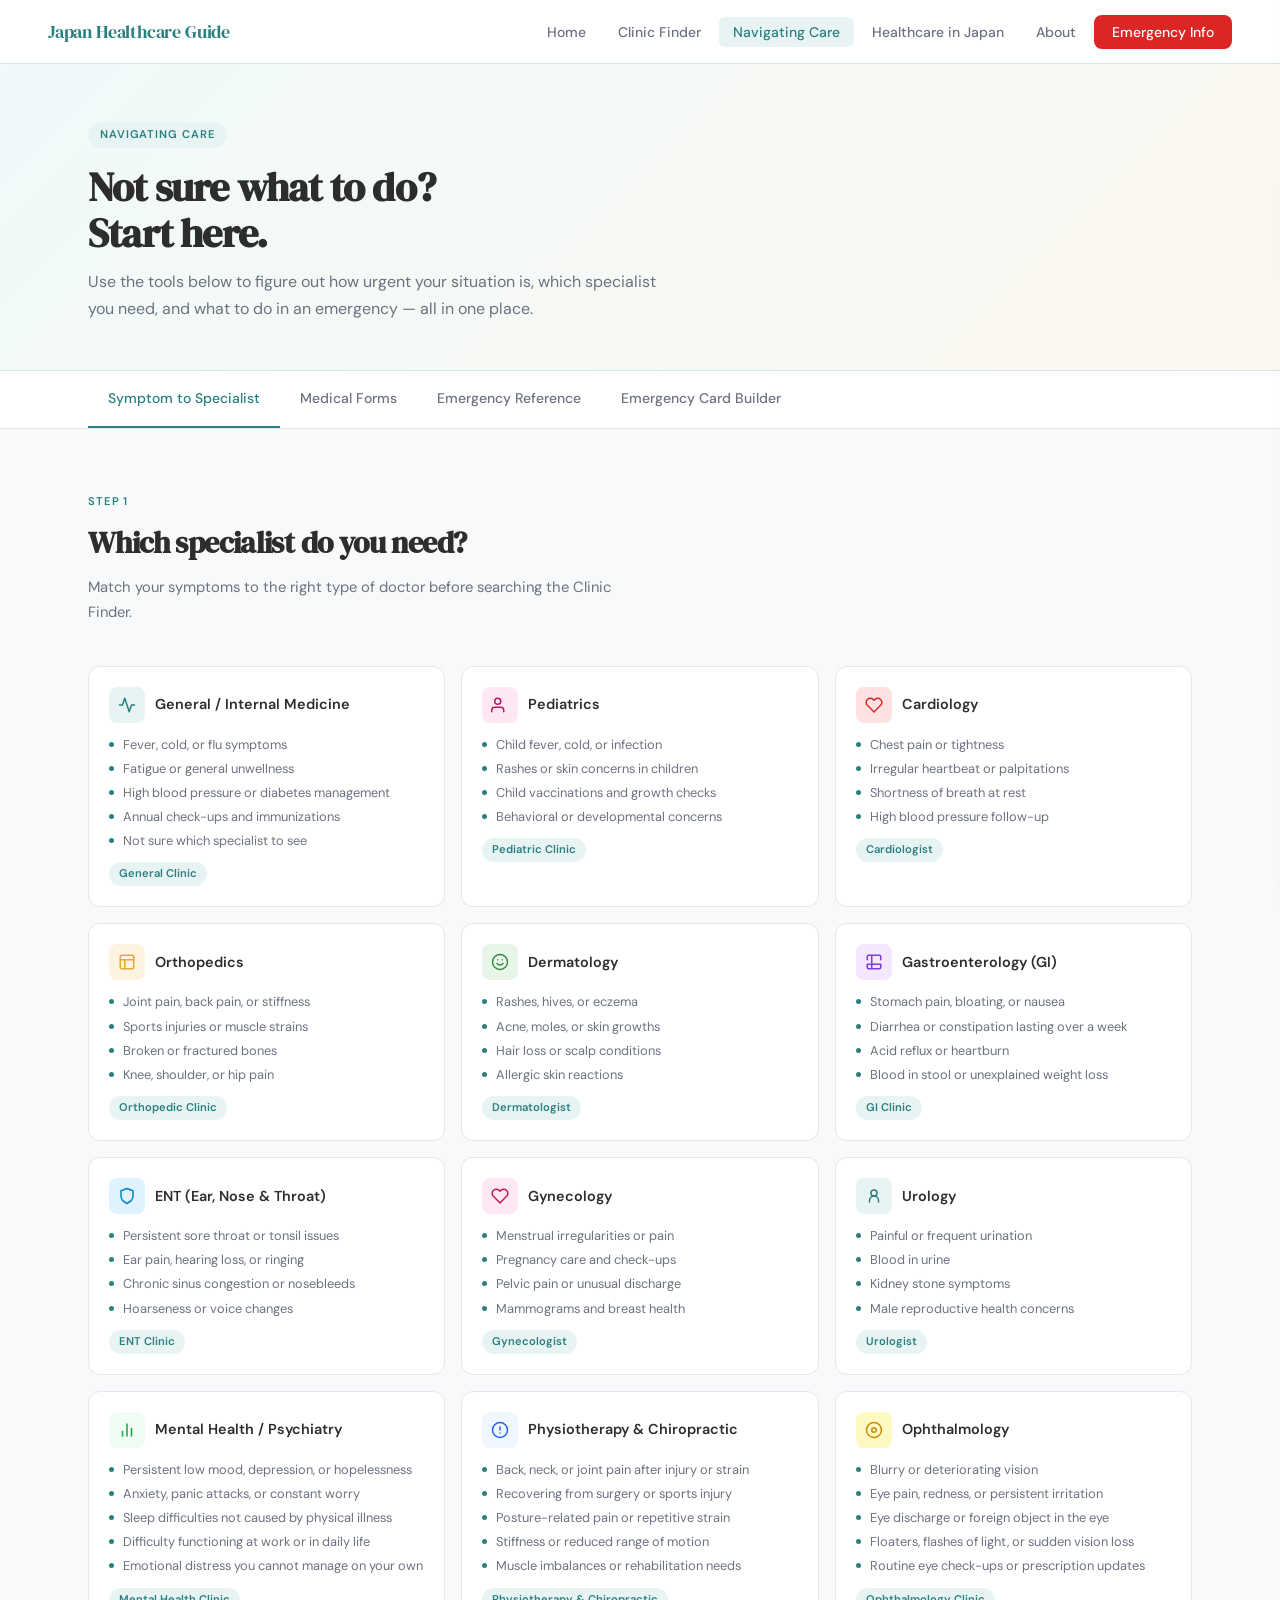
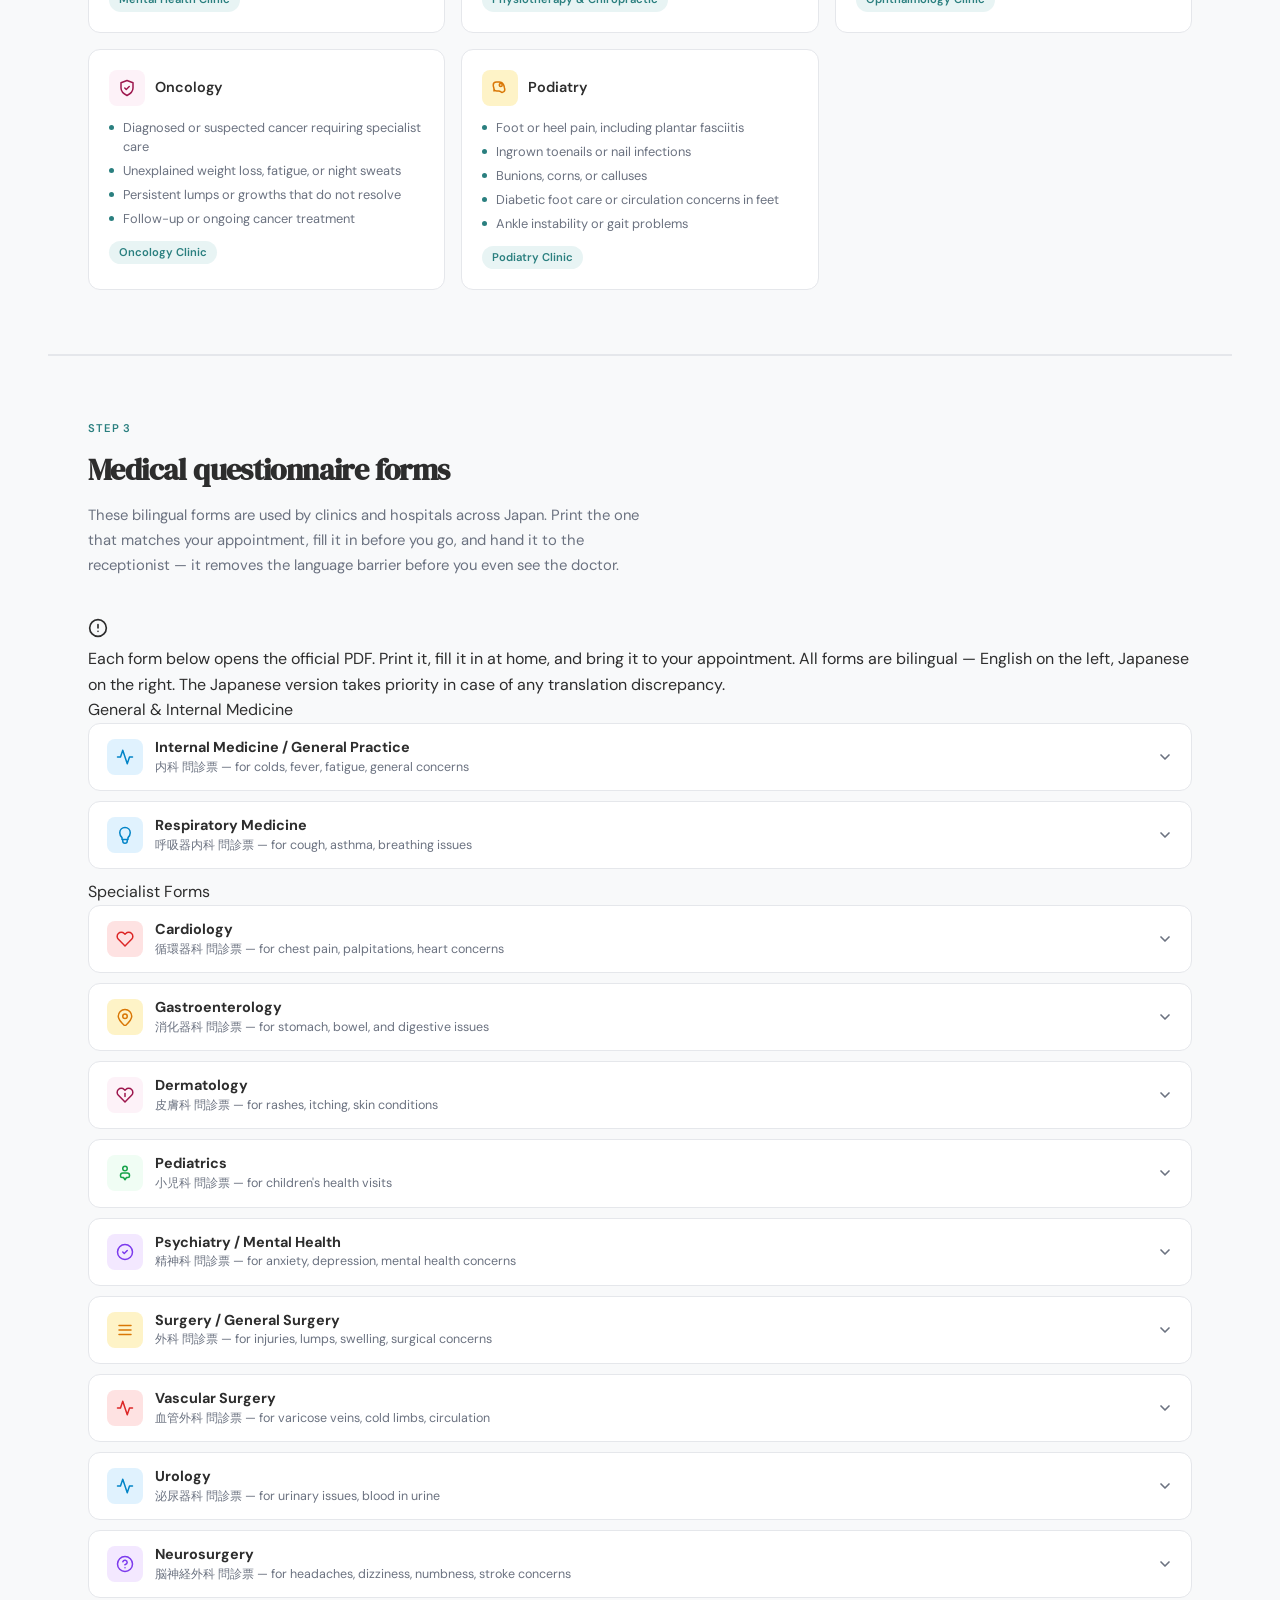
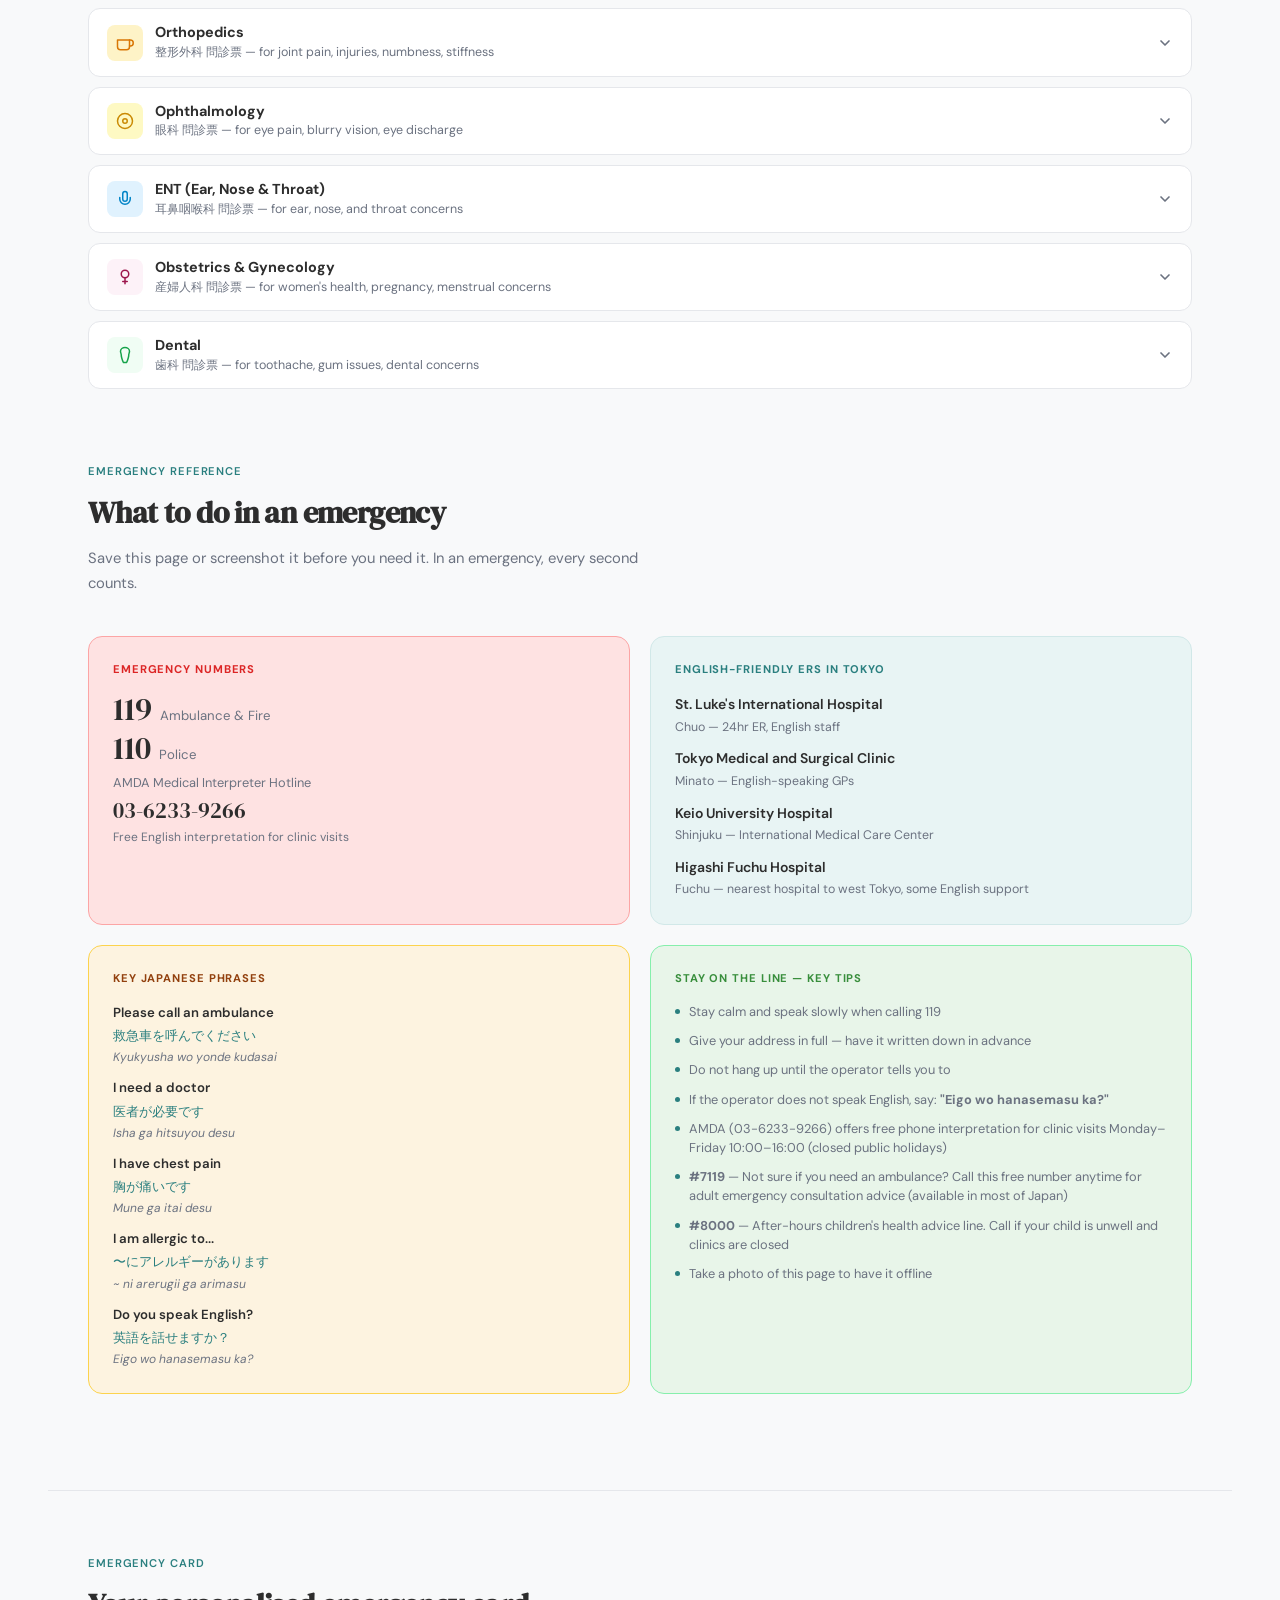
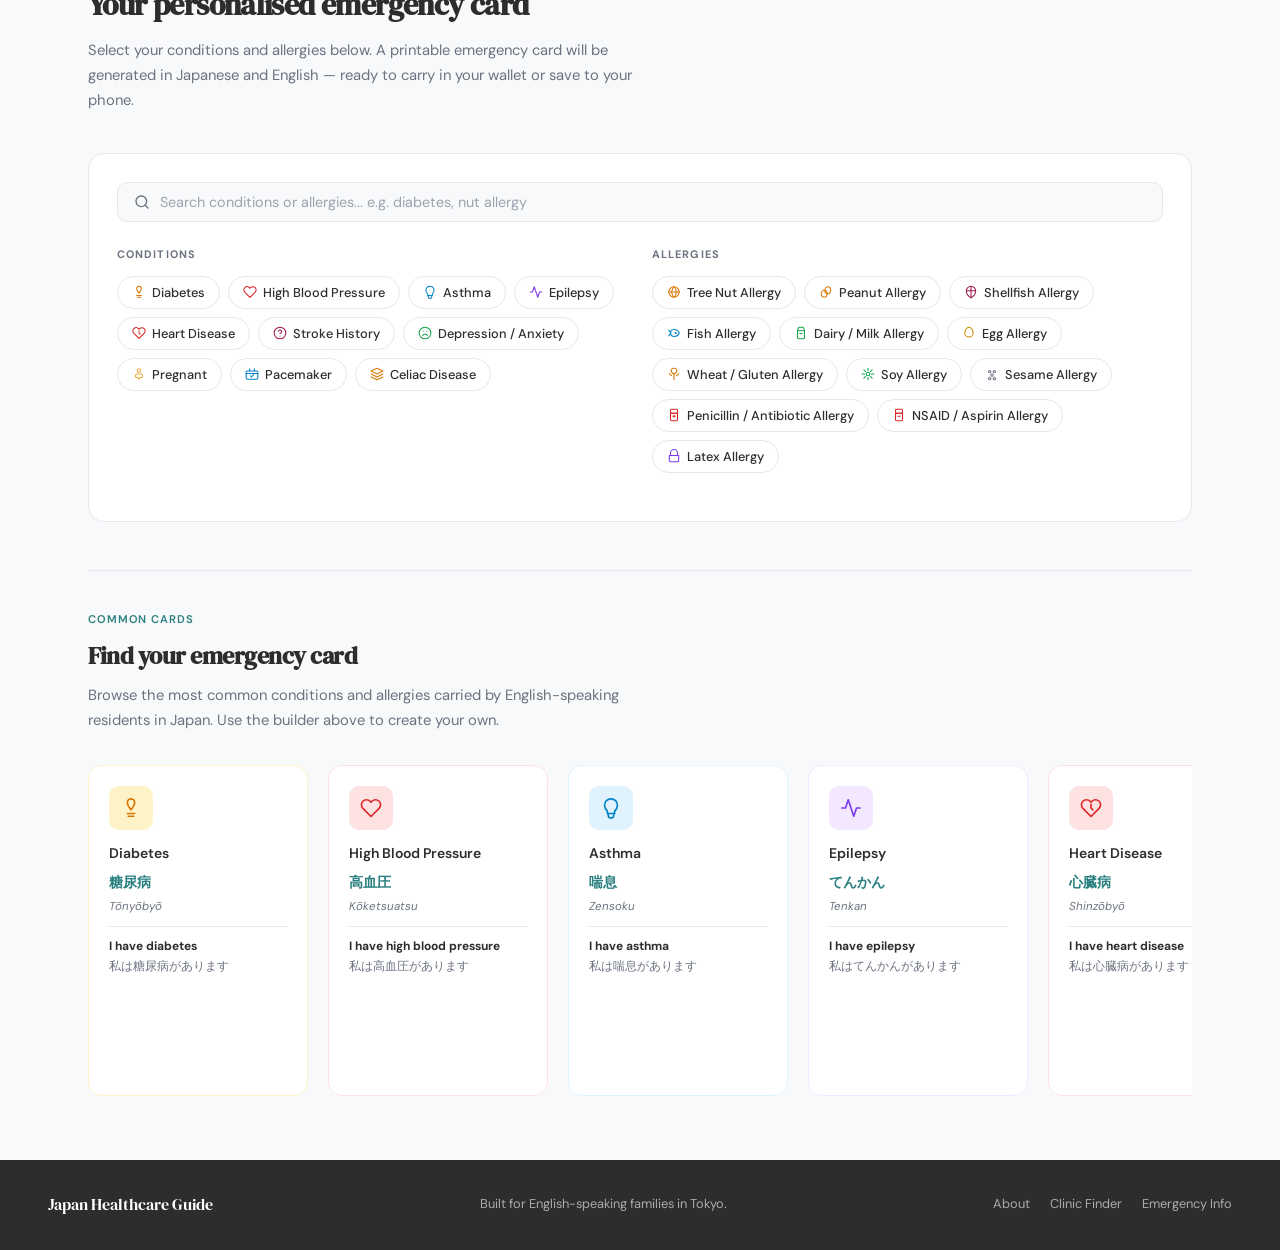
<file: navigating-care/index.html>
<!DOCTYPE html>
<html lang="en">
<head>
  <meta charset="UTF-8"/>
  <meta name="viewport" content="width=device-width, initial-scale=1.0"/>
  <link rel="icon" type="image/x-icon" href="/favicon.ico"/>
<link rel="icon" type="image/png" sizes="192x192" href="/favicon-192.png"/>
<link rel="apple-touch-icon" href="/apple-touch-icon.png"/>
  <title>Navigating Care — Japan Healthcare Guide</title>
  <link href="https://fonts.googleapis.com/css2?family=DM+Sans:wght@300;400;500;600&family=DM+Serif+Display&display=swap" rel="stylesheet"/>
  <link rel="stylesheet" href="/assets/css/tokens.css">
  <link rel="stylesheet" href="/assets/css/pages/navigating-care.css">
</head>
<body>

<!-- NAV -->
<nav>
  <a href="/" class="nav-logo">Japan Healthcare Guide</a>
  <ul class="nav-links">
    <li><a href="/">Home</a></li>
    <li><a href="/clinic-finder">Clinic Finder</a></li>
    <li><a href="/navigating-care" class="active">Navigating Care</a></li>
    <li><a href="/healthcare-in-japan">Healthcare in Japan</a></li>
    <li><a href="/about">About</a></li>
    <li><a href="/emergency" class="nav-cta">Emergency Info</a></li>
  </ul>
    <button class="hamburger" id="hamburgerBtn" onclick="toggleSidebar()" aria-label="Open menu">
      <span></span><span></span><span></span>
    </button>
  </nav>

  <!-- MOBILE SIDEBAR -->
  <div class="mobile-overlay" id="mobileOverlay" onclick="closeSidebar()"></div>
  <div class="mobile-sidebar" id="mobileSidebar">
    <div class="mobile-sidebar-header">
      <a href="/" class="mobile-sidebar-logo">Japan Healthcare Guide</a>
      <button class="mobile-sidebar-close" onclick="closeSidebar()">
        <svg width="13" height="13" viewBox="0 0 24 24" fill="none" stroke="currentColor" stroke-width="2.5" stroke-linecap="round" stroke-linejoin="round"><line x1="18" y1="6" x2="6" y2="18"/><line x1="6" y1="6" x2="18" y2="18"/></svg>
      </button>
    </div>
    <div class="mobile-sidebar-links">
      <a href="/">Home</a>
      <a href="/clinic-finder">Clinic Finder</a>
      <a href="/navigating-care" class="active">Navigating Care</a>
      <a href="/healthcare-in-japan">Healthcare in Japan</a>
      <a href="/about">About</a>
      <a href="/emergency" class="sidebar-cta">Emergency Info</a>
    </div>
  </div>
<!-- PAGE HEADER -->
<div class="page-header-wrap">
  <div class="page-header">
    <span class="page-tag">Navigating Care</span>
    <h1>Not sure what to do?<br>Start here.</h1>
    <p>Use the tools below to figure out how urgent your situation is, which specialist you need, and what to do in an emergency — all in one place.</p>
  </div>
</div>

<!-- SUB NAV -->
<div class="sub-nav">
  <div class="sub-nav-inner">
    <a href="#specialist" class="active">Symptom to Specialist</a>
    <a href="#forms">Medical Forms</a>
    <a href="#emergency">Emergency Reference</a>
    <a href="#card">Emergency Card Builder</a>
  </div>
</div>

<!-- ── SYMPTOM TO SPECIALIST ── -->
<div class="section" id="specialist">
  <p class="section-label">Step 1</p>
  <h2 class="section-title">Which specialist do you need?</h2>
  <p class="section-sub">Match your symptoms to the right type of doctor before searching the Clinic Finder.</p>

  <div class="symptom-grid">

    <div class="symptom-card">
      <div class="symptom-card-header">
        <div class="symptom-icon" style="background:var(--teal-light)">
          <svg width="18" height="18" viewBox="0 0 24 24" fill="none" stroke="#2A7F7F" stroke-width="2" stroke-linecap="round" stroke-linejoin="round"><path d="M22 12h-4l-3 9L9 3l-3 9H2"/></svg>
        </div>
        <h4>General / Internal Medicine</h4>
      </div>
      <ul class="symptom-list">
        <li>Fever, cold, or flu symptoms</li>
        <li>Fatigue or general unwellness</li>
        <li>High blood pressure or diabetes management</li>
        <li>Annual check-ups and immunizations</li>
        <li>Not sure which specialist to see</li>
      </ul>
      <span class="specialist-tag">General Clinic</span>
    </div>

    <div class="symptom-card">
      <div class="symptom-card-header">
        <div class="symptom-icon" style="background:#fce7f3">
          <svg width="18" height="18" viewBox="0 0 24 24" fill="none" stroke="#be185d" stroke-width="2" stroke-linecap="round" stroke-linejoin="round"><path d="M17 21v-2a4 4 0 0 0-4-4H5a4 4 0 0 0-4 4v2"/><circle cx="9" cy="7" r="4"/></svg>
        </div>
        <h4>Pediatrics</h4>
      </div>
      <ul class="symptom-list">
        <li>Child fever, cold, or infection</li>
        <li>Rashes or skin concerns in children</li>
        <li>Child vaccinations and growth checks</li>
        <li>Behavioral or developmental concerns</li>
      </ul>
      <span class="specialist-tag">Pediatric Clinic</span>
    </div>

    <div class="symptom-card">
      <div class="symptom-card-header">
        <div class="symptom-icon" style="background:var(--red-light)">
          <svg width="18" height="18" viewBox="0 0 24 24" fill="none" stroke="#dc2626" stroke-width="2" stroke-linecap="round" stroke-linejoin="round"><path d="M20.84 4.61a5.5 5.5 0 0 0-7.78 0L12 5.67l-1.06-1.06a5.5 5.5 0 0 0-7.78 7.78l1.06 1.06L12 21.23l7.78-7.78 1.06-1.06a5.5 5.5 0 0 0 0-7.78z"/></svg>
        </div>
        <h4>Cardiology</h4>
      </div>
      <ul class="symptom-list">
        <li>Chest pain or tightness</li>
        <li>Irregular heartbeat or palpitations</li>
        <li>Shortness of breath at rest</li>
        <li>High blood pressure follow-up</li>
      </ul>
      <span class="specialist-tag">Cardiologist</span>
    </div>

    <div class="symptom-card">
      <div class="symptom-card-header">
        <div class="symptom-icon" style="background:var(--amber-light)">
          <svg width="18" height="18" viewBox="0 0 24 24" fill="none" stroke="#E8A838" stroke-width="2" stroke-linecap="round" stroke-linejoin="round"><rect x="3" y="3" width="18" height="18" rx="2"/><path d="M3 9h18M9 21V9"/></svg>
        </div>
        <h4>Orthopedics</h4>
      </div>
      <ul class="symptom-list">
        <li>Joint pain, back pain, or stiffness</li>
        <li>Sports injuries or muscle strains</li>
        <li>Broken or fractured bones</li>
        <li>Knee, shoulder, or hip pain</li>
      </ul>
      <span class="specialist-tag">Orthopedic Clinic</span>
    </div>

    <div class="symptom-card">
      <div class="symptom-card-header">
        <div class="symptom-icon" style="background:var(--green-light)">
          <svg width="18" height="18" viewBox="0 0 24 24" fill="none" stroke="#388e3c" stroke-width="2" stroke-linecap="round" stroke-linejoin="round"><circle cx="12" cy="12" r="10"/><path d="M8 14s1.5 2 4 2 4-2 4-2"/><line x1="9" y1="9" x2="9.01" y2="9"/><line x1="15" y1="9" x2="15.01" y2="9"/></svg>
        </div>
        <h4>Dermatology</h4>
      </div>
      <ul class="symptom-list">
        <li>Rashes, hives, or eczema</li>
        <li>Acne, moles, or skin growths</li>
        <li>Hair loss or scalp conditions</li>
        <li>Allergic skin reactions</li>
      </ul>
      <span class="specialist-tag">Dermatologist</span>
    </div>

    <div class="symptom-card">
      <div class="symptom-card-header">
        <div class="symptom-icon" style="background:#f3e8ff">
          <svg width="18" height="18" viewBox="0 0 24 24" fill="none" stroke="#7c3aed" stroke-width="2" stroke-linecap="round" stroke-linejoin="round"><path d="M9 3H5a2 2 0 0 0-2 2v4m6-6h10a2 2 0 0 1 2 2v4M9 3v18m0 0h10a2 2 0 0 0 2-2v-4M9 21H5a2 2 0 0 1-2-2v-4m0 0h18"/></svg>
        </div>
        <h4>Gastroenterology (GI)</h4>
      </div>
      <ul class="symptom-list">
        <li>Stomach pain, bloating, or nausea</li>
        <li>Diarrhea or constipation lasting over a week</li>
        <li>Acid reflux or heartburn</li>
        <li>Blood in stool or unexplained weight loss</li>
      </ul>
      <span class="specialist-tag">GI Clinic</span>
    </div>

    <div class="symptom-card">
      <div class="symptom-card-header">
        <div class="symptom-icon" style="background:#e0f2fe">
          <svg width="18" height="18" viewBox="0 0 24 24" fill="none" stroke="#0284c7" stroke-width="2" stroke-linecap="round" stroke-linejoin="round"><path d="M12 22s8-4 8-10V5l-8-3-8 3v7c0 6 8 10 8 10z"/></svg>
        </div>
        <h4>ENT (Ear, Nose & Throat)</h4>
      </div>
      <ul class="symptom-list">
        <li>Persistent sore throat or tonsil issues</li>
        <li>Ear pain, hearing loss, or ringing</li>
        <li>Chronic sinus congestion or nosebleeds</li>
        <li>Hoarseness or voice changes</li>
      </ul>
      <span class="specialist-tag">ENT Clinic</span>
    </div>

    <div class="symptom-card">
      <div class="symptom-card-header">
        <div class="symptom-icon" style="background:#fce7f3">
          <svg width="18" height="18" viewBox="0 0 24 24" fill="none" stroke="#be185d" stroke-width="2" stroke-linecap="round" stroke-linejoin="round"><path d="M20.84 4.61a5.5 5.5 0 0 0-7.78 0L12 5.67l-1.06-1.06a5.5 5.5 0 0 0-7.78 7.78l1.06 1.06L12 21.23l7.78-7.78 1.06-1.06a5.5 5.5 0 0 0 0-7.78z"/></svg>
        </div>
        <h4>Gynecology</h4>
      </div>
      <ul class="symptom-list">
        <li>Menstrual irregularities or pain</li>
        <li>Pregnancy care and check-ups</li>
        <li>Pelvic pain or unusual discharge</li>
        <li>Mammograms and breast health</li>
      </ul>
      <span class="specialist-tag">Gynecologist</span>
    </div>

    <div class="symptom-card">
      <div class="symptom-card-header">
        <div class="symptom-icon" style="background:var(--teal-light)">
          <svg width="18" height="18" viewBox="0 0 24 24" fill="none" stroke="#2A7F7F" stroke-width="2" stroke-linecap="round" stroke-linejoin="round"><circle cx="12" cy="8" r="4"/><path d="M6 20v-2a6 6 0 0 1 12 0v2"/></svg>
        </div>
        <h4>Urology</h4>
      </div>
      <ul class="symptom-list">
        <li>Painful or frequent urination</li>
        <li>Blood in urine</li>
        <li>Kidney stone symptoms</li>
        <li>Male reproductive health concerns</li>
      </ul>
      <span class="specialist-tag">Urologist</span>
    </div>

    <div class="symptom-card">
      <div class="symptom-card-header">
        <div class="symptom-icon" style="background:#f0fdf4">
          <svg width="18" height="18" viewBox="0 0 24 24" fill="none" stroke="#16a34a" stroke-width="2" stroke-linecap="round" stroke-linejoin="round"><path d="M18 20V10"/><path d="M12 20V4"/><path d="M6 20v-6"/></svg>
        </div>
        <h4>Mental Health / Psychiatry</h4>
      </div>
      <ul class="symptom-list">
        <li>Persistent low mood, depression, or hopelessness</li>
        <li>Anxiety, panic attacks, or constant worry</li>
        <li>Sleep difficulties not caused by physical illness</li>
        <li>Difficulty functioning at work or in daily life</li>
        <li>Emotional distress you cannot manage on your own</li>
      </ul>
      <span class="specialist-tag">Mental Health Clinic</span>
    </div>

    <div class="symptom-card">
      <div class="symptom-card-header">
        <div class="symptom-icon" style="background:#eff6ff">
          <svg width="18" height="18" viewBox="0 0 24 24" fill="none" stroke="#2563eb" stroke-width="2" stroke-linecap="round" stroke-linejoin="round"><circle cx="12" cy="12" r="10"/><path d="M12 8v4"/><path d="M12 16h.01"/></svg>
        </div>
        <h4>Physiotherapy & Chiropractic</h4>
      </div>
      <ul class="symptom-list">
        <li>Back, neck, or joint pain after injury or strain</li>
        <li>Recovering from surgery or sports injury</li>
        <li>Posture-related pain or repetitive strain</li>
        <li>Stiffness or reduced range of motion</li>
        <li>Muscle imbalances or rehabilitation needs</li>
      </ul>
      <span class="specialist-tag">Physiotherapy & Chiropractic</span>
    </div>

    <div class="symptom-card">
      <div class="symptom-card-header">
        <div class="symptom-icon" style="background:#fef9c3">
          <svg width="18" height="18" viewBox="0 0 24 24" fill="none" stroke="#ca8a04" stroke-width="2" stroke-linecap="round" stroke-linejoin="round"><circle cx="12" cy="12" r="10"/><circle cx="12" cy="12" r="3"/></svg>
        </div>
        <h4>Ophthalmology</h4>
      </div>
      <ul class="symptom-list">
        <li>Blurry or deteriorating vision</li>
        <li>Eye pain, redness, or persistent irritation</li>
        <li>Eye discharge or foreign object in the eye</li>
        <li>Floaters, flashes of light, or sudden vision loss</li>
        <li>Routine eye check-ups or prescription updates</li>
      </ul>
      <span class="specialist-tag">Ophthalmology Clinic</span>
    </div>

    <div class="symptom-card">
      <div class="symptom-card-header">
        <div class="symptom-icon" style="background:#fdf2f8">
          <svg width="18" height="18" viewBox="0 0 24 24" fill="none" stroke="#9d174d" stroke-width="2" stroke-linecap="round" stroke-linejoin="round"><path d="M12 22s8-4 8-10V5l-8-3-8 3v7c0 6 8 10 8 10z"/><path d="M9 12l2 2 4-4"/></svg>
        </div>
        <h4>Oncology</h4>
      </div>
      <ul class="symptom-list">
        <li>Diagnosed or suspected cancer requiring specialist care</li>
        <li>Unexplained weight loss, fatigue, or night sweats</li>
        <li>Persistent lumps or growths that do not resolve</li>
        <li>Follow-up or ongoing cancer treatment</li>
      </ul>
      <span class="specialist-tag">Oncology Clinic</span>
    </div>

    <div class="symptom-card">
      <div class="symptom-card-header">
        <div class="symptom-icon" style="background:#fef3c7">
          <svg width="18" height="18" viewBox="0 0 24 24" fill="none" stroke="#d97706" stroke-width="2" stroke-linecap="round" stroke-linejoin="round"><path d="M4 16v-2.38C4 11.5 2.97 10.43 3 8c.03-2.5 2.24-4 4.29-4C9 4 9.67 4 11 4c3 0 5 2 6 4l1 4c.67 2 .33 4-1 5s-3 1-4 0-2-1-3-1H8c-2 0-4-1-4-3z"/><path d="M15 8c0 1-1 2-2 2s-2-1-2-2 1-2 2-2 2 1 2 2z"/></svg>
        </div>
        <h4>Podiatry</h4>
      </div>
      <ul class="symptom-list">
        <li>Foot or heel pain, including plantar fasciitis</li>
        <li>Ingrown toenails or nail infections</li>
        <li>Bunions, corns, or calluses</li>
        <li>Diabetic foot care or circulation concerns in feet</li>
        <li>Ankle instability or gait problems</li>
      </ul>
      <span class="specialist-tag">Podiatry Clinic</span>
    </div>

  </div>

</div>

<hr class="section-divider"/>

<!-- ── EMERGENCY REFERENCE ── -->

<hr class="section-divider"/>

<div class="section" id="forms">
  <p class="section-label">Step 3</p>
  <h2 class="section-title">Medical questionnaire forms</h2>
  <p class="section-sub">These bilingual forms are used by clinics and hospitals across Japan. Print the one that matches your appointment, fill it in before you go, and hand it to the receptionist — it removes the language barrier before you even see the doctor.</p>

  <div class="forms-intro-box">
    <svg width="20" height="20" viewBox="0 0 24 24" fill="none" stroke="currentColor" stroke-width="2" stroke-linecap="round" stroke-linejoin="round"><circle cx="12" cy="12" r="10"/><line x1="12" y1="8" x2="12" y2="12"/><line x1="12" y1="16" x2="12.01" y2="16"/></svg>
    <p>Each form below opens the official PDF. Print it, fill it in at home, and bring it to your appointment. All forms are bilingual — English on the left, Japanese on the right. The Japanese version takes priority in case of any translation discrepancy.</p>
  </div>

  <!-- GENERAL MEDICINE -->
  <p class="forms-category-label">General &amp; Internal Medicine</p>

  <div class="form-accordion" id="form-internal">
    <div class="form-accordion-header" onclick="toggleForm('form-internal')">
      <div class="form-accordion-left">
        <div class="form-accordion-icon" style="background:#e0f2fe;">
          <svg width="18" height="18" viewBox="0 0 24 24" fill="none" stroke="#0284c7" stroke-width="2" stroke-linecap="round" stroke-linejoin="round"><path d="M22 12h-4l-3 9L9 3l-3 9H2"/></svg>
        </div>
        <div>
          <div class="form-accordion-title">Internal Medicine / General Practice</div>
          <div class="form-accordion-sub">内科 問診票 — for colds, fever, fatigue, general concerns</div>
        </div>
      </div>
      <svg class="form-accordion-chevron" width="16" height="16" viewBox="0 0 24 24" fill="none" stroke="currentColor" stroke-width="2.5" stroke-linecap="round" stroke-linejoin="round"><polyline points="6 9 12 15 18 9"/></svg>
    </div>
    <div class="form-accordion-body">
      <p class="form-accordion-desc">Use this form when visiting a general clinic for symptoms like fever, cough, fatigue, nausea, weight loss, or any concern that doesn't fit a specific specialty. Covers current symptoms, medication history, and past conditions.</p>
      <div class="form-fields-list">
        <span class="form-field-tag">Current symptoms</span>
        <span class="form-field-tag">Symptom onset &amp; severity</span>
        <span class="form-field-tag">Medication list</span>
        <span class="form-field-tag">Past conditions</span>
        <span class="form-field-tag">Surgery history</span>
        <span class="form-field-tag">Allergies</span>
        <span class="form-field-tag">Smoking &amp; alcohol</span>
      </div>
      <a href="https://japanhealthcareguide.com/en14.pdf" target="_blank" class="btn-open-form">
        <svg width="14" height="14" viewBox="0 0 24 24" fill="none" stroke="currentColor" stroke-width="2.5" stroke-linecap="round" stroke-linejoin="round"><path d="M14 2H6a2 2 0 0 0-2 2v16a2 2 0 0 0 2 2h12a2 2 0 0 0 2-2V8z"/><polyline points="14 2 14 8 20 8"/></svg>
        Open PDF form
      </a>
      <p class="form-note">Print and fill in before your appointment. Bring it alongside your insurance card.</p>
    </div>
  </div>

  <div class="form-accordion" id="form-respiratory">
    <div class="form-accordion-header" onclick="toggleForm('form-respiratory')">
      <div class="form-accordion-left">
        <div class="form-accordion-icon" style="background:#e0f2fe;">
          <svg width="18" height="18" viewBox="0 0 24 24" fill="none" stroke="#0284c7" stroke-width="2" stroke-linecap="round" stroke-linejoin="round"><path d="M12 2c-4 0-7 3-7 7 0 2.5 1.5 5 3 6.5V18h8v-2.5c1.5-1.5 3-4 3-6.5 0-4-3-7-7-7z"/><path d="M9 18v2a3 3 0 0 0 6 0v-2"/></svg>
        </div>
        <div>
          <div class="form-accordion-title">Respiratory Medicine</div>
          <div class="form-accordion-sub">呼吸器内科 問診票 — for cough, asthma, breathing issues</div>
        </div>
      </div>
      <svg class="form-accordion-chevron" width="16" height="16" viewBox="0 0 24 24" fill="none" stroke="currentColor" stroke-width="2.5" stroke-linecap="round" stroke-linejoin="round"><polyline points="6 9 12 15 18 9"/></svg>
    </div>
    <div class="form-accordion-body">
      <p class="form-accordion-desc">Use this form for respiratory concerns including cough, wheezing, shortness of breath, chest pain, or phlegm. Includes phlegm characteristics and symptom patterns.</p>
      <div class="form-fields-list">
        <span class="form-field-tag">Cough, wheeze, breathing</span>
        <span class="form-field-tag">Phlegm details</span>
        <span class="form-field-tag">Symptom timing</span>
        <span class="form-field-tag">Medication list</span>
        <span class="form-field-tag">Allergies</span>
        <span class="form-field-tag">Smoking history</span>
      </div>
      <a href="https://japanhealthcareguide.com/en15.pdf" target="_blank" class="btn-open-form">
        <svg width="14" height="14" viewBox="0 0 24 24" fill="none" stroke="currentColor" stroke-width="2.5" stroke-linecap="round" stroke-linejoin="round"><path d="M14 2H6a2 2 0 0 0-2 2v16a2 2 0 0 0 2 2h12a2 2 0 0 0 2-2V8z"/><polyline points="14 2 14 8 20 8"/></svg>
        Open PDF form
      </a>
    </div>
  </div>

  <!-- SPECIALIST FORMS -->
  <p class="forms-category-label">Specialist Forms</p>

  <div class="form-accordion" id="form-cardiology">
    <div class="form-accordion-header" onclick="toggleForm('form-cardiology')">
      <div class="form-accordion-left">
        <div class="form-accordion-icon" style="background:#fee2e2;">
          <svg width="18" height="18" viewBox="0 0 24 24" fill="none" stroke="#dc2626" stroke-width="2" stroke-linecap="round" stroke-linejoin="round"><path d="M20.84 4.61a5.5 5.5 0 0 0-7.78 0L12 5.67l-1.06-1.06a5.5 5.5 0 0 0-7.78 7.78l1.06 1.06L12 21.23l7.78-7.78 1.06-1.06a5.5 5.5 0 0 0 0-7.78z"/></svg>
        </div>
        <div>
          <div class="form-accordion-title">Cardiology</div>
          <div class="form-accordion-sub">循環器科 問診票 — for chest pain, palpitations, heart concerns</div>
        </div>
      </div>
      <svg class="form-accordion-chevron" width="16" height="16" viewBox="0 0 24 24" fill="none" stroke="currentColor" stroke-width="2.5" stroke-linecap="round" stroke-linejoin="round"><polyline points="6 9 12 15 18 9"/></svg>
    </div>
    <div class="form-accordion-body">
      <p class="form-accordion-desc">For chest pain, palpitations, shortness of breath, irregular pulse, dizziness, or swelling. Includes a body diagram to mark where pain occurs and detailed pain type options.</p>
      <div class="form-fields-list">
        <span class="form-field-tag">Chest pain type &amp; location</span>
        <span class="form-field-tag">Palpitations &amp; pulse</span>
        <span class="form-field-tag">Symptom triggers</span>
        <span class="form-field-tag">Medication list</span>
        <span class="form-field-tag">Past cardiac history</span>
      </div>
      <a href="https://japanhealthcareguide.com/en16.pdf" target="_blank" class="btn-open-form">
        <svg width="14" height="14" viewBox="0 0 24 24" fill="none" stroke="currentColor" stroke-width="2.5" stroke-linecap="round" stroke-linejoin="round"><path d="M14 2H6a2 2 0 0 0-2 2v16a2 2 0 0 0 2 2h12a2 2 0 0 0 2-2V8z"/><polyline points="14 2 14 8 20 8"/></svg>
        Open PDF form
      </a>
    </div>
  </div>

  <div class="form-accordion" id="form-gastro">
    <div class="form-accordion-header" onclick="toggleForm('form-gastro')">
      <div class="form-accordion-left">
        <div class="form-accordion-icon" style="background:#fef3c7;">
          <svg width="18" height="18" viewBox="0 0 24 24" fill="none" stroke="#d97706" stroke-width="2" stroke-linecap="round" stroke-linejoin="round"><path d="M12 2a9 9 0 0 1 9 9c0 5-9 13-9 13S3 16 3 11a9 9 0 0 1 9-9z"/><circle cx="12" cy="11" r="3"/></svg>
        </div>
        <div>
          <div class="form-accordion-title">Gastroenterology</div>
          <div class="form-accordion-sub">消化器科 問診票 — for stomach, bowel, and digestive issues</div>
        </div>
      </div>
      <svg class="form-accordion-chevron" width="16" height="16" viewBox="0 0 24 24" fill="none" stroke="currentColor" stroke-width="2.5" stroke-linecap="round" stroke-linejoin="round"><polyline points="6 9 12 15 18 9"/></svg>
    </div>
    <div class="form-accordion-body">
      <p class="form-accordion-desc">For nausea, vomiting, diarrhea, constipation, heartburn, bloody stool, appetite loss, or weight loss. Includes detailed stool characteristics and body diagram.</p>
      <div class="form-fields-list">
        <span class="form-field-tag">Nausea, vomiting, diarrhea</span>
        <span class="form-field-tag">Stool characteristics</span>
        <span class="form-field-tag">Appetite &amp; weight</span>
        <span class="form-field-tag">Symptom body diagram</span>
        <span class="form-field-tag">Medication list</span>
      </div>
      <a href="https://japanhealthcareguide.com/en17.pdf" target="_blank" class="btn-open-form">
        <svg width="14" height="14" viewBox="0 0 24 24" fill="none" stroke="currentColor" stroke-width="2.5" stroke-linecap="round" stroke-linejoin="round"><path d="M14 2H6a2 2 0 0 0-2 2v16a2 2 0 0 0 2 2h12a2 2 0 0 0 2-2V8z"/><polyline points="14 2 14 8 20 8"/></svg>
        Open PDF form
      </a>
    </div>
  </div>

  <div class="form-accordion" id="form-dermatology">
    <div class="form-accordion-header" onclick="toggleForm('form-dermatology')">
      <div class="form-accordion-left">
        <div class="form-accordion-icon" style="background:#fdf2f8;">
          <svg width="18" height="18" viewBox="0 0 24 24" fill="none" stroke="#9d174d" stroke-width="2" stroke-linecap="round" stroke-linejoin="round"><path d="M20.84 4.61a5.5 5.5 0 0 0-7.78 0L12 5.67l-1.06-1.06a5.5 5.5 0 0 0-7.78 7.78l1.06 1.06L12 21.23l7.78-7.78 1.06-1.06a5.5 5.5 0 0 0 0-7.78z"/><line x1="12" y1="10" x2="12" y2="14"/></svg>
        </div>
        <div>
          <div class="form-accordion-title">Dermatology</div>
          <div class="form-accordion-sub">皮膚科 問診票 — for rashes, itching, skin conditions</div>
        </div>
      </div>
      <svg class="form-accordion-chevron" width="16" height="16" viewBox="0 0 24 24" fill="none" stroke="currentColor" stroke-width="2.5" stroke-linecap="round" stroke-linejoin="round"><polyline points="6 9 12 15 18 9"/></svg>
    </div>
    <div class="form-accordion-body">
      <p class="form-accordion-desc">For rashes, hives, eczema, itching, dry skin, moles, burns, insect bites, athlete's foot, or any skin concern. Includes a body diagram to mark affected areas.</p>
      <div class="form-fields-list">
        <span class="form-field-tag">Skin symptom type</span>
        <span class="form-field-tag">Affected area diagram</span>
        <span class="form-field-tag">Severity scale</span>
        <span class="form-field-tag">Medication &amp; allergy history</span>
      </div>
      <a href="https://japanhealthcareguide.com/en18.pdf" target="_blank" class="btn-open-form">
        <svg width="14" height="14" viewBox="0 0 24 24" fill="none" stroke="currentColor" stroke-width="2.5" stroke-linecap="round" stroke-linejoin="round"><path d="M14 2H6a2 2 0 0 0-2 2v16a2 2 0 0 0 2 2h12a2 2 0 0 0 2-2V8z"/><polyline points="14 2 14 8 20 8"/></svg>
        Open PDF form
      </a>
    </div>
  </div>

  <div class="form-accordion" id="form-pediatrics">
    <div class="form-accordion-header" onclick="toggleForm('form-pediatrics')">
      <div class="form-accordion-left">
        <div class="form-accordion-icon" style="background:#f0fdf4;">
          <svg width="18" height="18" viewBox="0 0 24 24" fill="none" stroke="#16a34a" stroke-width="2" stroke-linecap="round" stroke-linejoin="round"><circle cx="12" cy="6" r="3"/><path d="M9 12h6a3 3 0 0 1 3 3v1a2 2 0 0 1-2 2h-2l-2 3-2-3H8a2 2 0 0 1-2-2v-1a3 3 0 0 1 3-3z"/></svg>
        </div>
        <div>
          <div class="form-accordion-title">Pediatrics</div>
          <div class="form-accordion-sub">小児科 問診票 — for children's health visits</div>
        </div>
      </div>
      <svg class="form-accordion-chevron" width="16" height="16" viewBox="0 0 24 24" fill="none" stroke="currentColor" stroke-width="2.5" stroke-linecap="round" stroke-linejoin="round"><polyline points="6 9 12 15 18 9"/></svg>
    </div>
    <div class="form-accordion-body">
      <p class="form-accordion-desc">For children's clinic visits. Covers fever, rash, vomiting, ear pain, and developmental concerns. Includes vaccination history, feeding method, birth conditions, and current spreading illnesses at school or nursery.</p>
      <div class="form-fields-list">
        <span class="form-field-tag">Symptoms &amp; fever</span>
        <span class="form-field-tag">School illness outbreaks</span>
        <span class="form-field-tag">Vaccination record</span>
        <span class="form-field-tag">Feeding &amp; birth history</span>
        <span class="form-field-tag">Development concerns</span>
      </div>
      <a href="https://japanhealthcareguide.com/en19.pdf" target="_blank" class="btn-open-form">
        <svg width="14" height="14" viewBox="0 0 24 24" fill="none" stroke="currentColor" stroke-width="2.5" stroke-linecap="round" stroke-linejoin="round"><path d="M14 2H6a2 2 0 0 0-2 2v16a2 2 0 0 0 2 2h12a2 2 0 0 0 2-2V8z"/><polyline points="14 2 14 8 20 8"/></svg>
        Open PDF form
      </a>
    </div>
  </div>

  <div class="form-accordion" id="form-psychiatry">
    <div class="form-accordion-header" onclick="toggleForm('form-psychiatry')">
      <div class="form-accordion-left">
        <div class="form-accordion-icon" style="background:#f3e8ff;">
          <svg width="18" height="18" viewBox="0 0 24 24" fill="none" stroke="#7c3aed" stroke-width="2" stroke-linecap="round" stroke-linejoin="round"><circle cx="12" cy="12" r="10"/><path d="M9 12l2 2 4-4"/></svg>
        </div>
        <div>
          <div class="form-accordion-title">Psychiatry / Mental Health</div>
          <div class="form-accordion-sub">精神科 問診票 — for anxiety, depression, mental health concerns</div>
        </div>
      </div>
      <svg class="form-accordion-chevron" width="16" height="16" viewBox="0 0 24 24" fill="none" stroke="currentColor" stroke-width="2.5" stroke-linecap="round" stroke-linejoin="round"><polyline points="6 9 12 15 18 9"/></svg>
    </div>
    <div class="form-accordion-body">
      <p class="form-accordion-desc">For anxiety, depression, insomnia, low energy, concentration difficulties, or other mental health concerns. Includes current symptom trend and work, school, or family stressors.</p>
      <div class="form-fields-list">
        <span class="form-field-tag">Mood &amp; energy symptoms</span>
        <span class="form-field-tag">Anxiety &amp; sleep</span>
        <span class="form-field-tag">Symptom improving or worsening</span>
        <span class="form-field-tag">Stress source</span>
        <span class="form-field-tag">Medication list</span>
      </div>
      <a href="https://japanhealthcareguide.com/en20.pdf" target="_blank" class="btn-open-form">
        <svg width="14" height="14" viewBox="0 0 24 24" fill="none" stroke="currentColor" stroke-width="2.5" stroke-linecap="round" stroke-linejoin="round"><path d="M14 2H6a2 2 0 0 0-2 2v16a2 2 0 0 0 2 2h12a2 2 0 0 0 2-2V8z"/><polyline points="14 2 14 8 20 8"/></svg>
        Open PDF form
      </a>
    </div>
  </div>

  <div class="form-accordion" id="form-surgery">
    <div class="form-accordion-header" onclick="toggleForm('form-surgery')">
      <div class="form-accordion-left">
        <div class="form-accordion-icon" style="background:#fef3c7;">
          <svg width="18" height="18" viewBox="0 0 24 24" fill="none" stroke="#d97706" stroke-width="2" stroke-linecap="round" stroke-linejoin="round"><line x1="4" y1="12" x2="20" y2="12"/><line x1="4" y1="6" x2="20" y2="6"/><line x1="4" y1="18" x2="20" y2="18"/></svg>
        </div>
        <div>
          <div class="form-accordion-title">Surgery / General Surgery</div>
          <div class="form-accordion-sub">外科 問診票 — for injuries, lumps, swelling, surgical concerns</div>
        </div>
      </div>
      <svg class="form-accordion-chevron" width="16" height="16" viewBox="0 0 24 24" fill="none" stroke="currentColor" stroke-width="2.5" stroke-linecap="round" stroke-linejoin="round"><polyline points="6 9 12 15 18 9"/></svg>
    </div>
    <div class="form-accordion-body">
      <p class="form-accordion-desc">For injuries, lumps, swelling, hemorrhoids, or any concern requiring surgical evaluation. Includes stool details and a full body symptom diagram.</p>
      <div class="form-fields-list">
        <span class="form-field-tag">Injury &amp; swelling</span>
        <span class="form-field-tag">Pain &amp; lumps</span>
        <span class="form-field-tag">Stool characteristics</span>
        <span class="form-field-tag">Surgery history</span>
        <span class="form-field-tag">Body diagram</span>
      </div>
      <a href="https://japanhealthcareguide.com/en21.pdf" target="_blank" class="btn-open-form">
        <svg width="14" height="14" viewBox="0 0 24 24" fill="none" stroke="currentColor" stroke-width="2.5" stroke-linecap="round" stroke-linejoin="round"><path d="M14 2H6a2 2 0 0 0-2 2v16a2 2 0 0 0 2 2h12a2 2 0 0 0 2-2V8z"/><polyline points="14 2 14 8 20 8"/></svg>
        Open PDF form
      </a>
    </div>
  </div>

  <div class="form-accordion" id="form-vascular">
    <div class="form-accordion-header" onclick="toggleForm('form-vascular')">
      <div class="form-accordion-left">
        <div class="form-accordion-icon" style="background:#fee2e2;">
          <svg width="18" height="18" viewBox="0 0 24 24" fill="none" stroke="#dc2626" stroke-width="2" stroke-linecap="round" stroke-linejoin="round"><polyline points="22 12 18 12 15 21 9 3 6 12 2 12"/></svg>
        </div>
        <div>
          <div class="form-accordion-title">Vascular Surgery</div>
          <div class="form-accordion-sub">血管外科 問診票 — for varicose veins, cold limbs, circulation</div>
        </div>
      </div>
      <svg class="form-accordion-chevron" width="16" height="16" viewBox="0 0 24 24" fill="none" stroke="currentColor" stroke-width="2.5" stroke-linecap="round" stroke-linejoin="round"><polyline points="6 9 12 15 18 9"/></svg>
    </div>
    <div class="form-accordion-body">
      <p class="form-accordion-desc">For varicose veins, cold hands and feet, leg cramps when walking (intermittent claudication), or other circulation concerns.</p>
      <div class="form-fields-list">
        <span class="form-field-tag">Varicose veins</span>
        <span class="form-field-tag">Cold limbs</span>
        <span class="form-field-tag">Walking pain</span>
        <span class="form-field-tag">Body diagram</span>
        <span class="form-field-tag">Medication list</span>
      </div>
      <a href="https://japanhealthcareguide.com/en22.pdf" target="_blank" class="btn-open-form">
        <svg width="14" height="14" viewBox="0 0 24 24" fill="none" stroke="currentColor" stroke-width="2.5" stroke-linecap="round" stroke-linejoin="round"><path d="M14 2H6a2 2 0 0 0-2 2v16a2 2 0 0 0 2 2h12a2 2 0 0 0 2-2V8z"/><polyline points="14 2 14 8 20 8"/></svg>
        Open PDF form
      </a>
    </div>
  </div>

  <div class="form-accordion" id="form-urology">
    <div class="form-accordion-header" onclick="toggleForm('form-urology')">
      <div class="form-accordion-left">
        <div class="form-accordion-icon" style="background:#e0f2fe;">
          <svg width="18" height="18" viewBox="0 0 24 24" fill="none" stroke="#0284c7" stroke-width="2" stroke-linecap="round" stroke-linejoin="round"><path d="M22 12h-4l-3 9L9 3l-3 9H2"/></svg>
        </div>
        <div>
          <div class="form-accordion-title">Urology</div>
          <div class="form-accordion-sub">泌尿器科 問診票 — for urinary issues, blood in urine</div>
        </div>
      </div>
      <svg class="form-accordion-chevron" width="16" height="16" viewBox="0 0 24 24" fill="none" stroke="currentColor" stroke-width="2.5" stroke-linecap="round" stroke-linejoin="round"><polyline points="6 9 12 15 18 9"/></svg>
    </div>
    <div class="form-accordion-body">
      <p class="form-accordion-desc">For frequent urination, difficulty urinating, blood in urine, pain when urinating, or urinary incontinence. Also covers sexual health concerns.</p>
      <div class="form-fields-list">
        <span class="form-field-tag">Urinary symptoms</span>
        <span class="form-field-tag">Blood in urine</span>
        <span class="form-field-tag">Pain &amp; frequency</span>
        <span class="form-field-tag">Medication list</span>
        <span class="form-field-tag">Past conditions</span>
      </div>
      <a href="https://japanhealthcareguide.com/en23.pdf" target="_blank" class="btn-open-form">
        <svg width="14" height="14" viewBox="0 0 24 24" fill="none" stroke="currentColor" stroke-width="2.5" stroke-linecap="round" stroke-linejoin="round"><path d="M14 2H6a2 2 0 0 0-2 2v16a2 2 0 0 0 2 2h12a2 2 0 0 0 2-2V8z"/><polyline points="14 2 14 8 20 8"/></svg>
        Open PDF form
      </a>
    </div>
  </div>

  <div class="form-accordion" id="form-neuro">
    <div class="form-accordion-header" onclick="toggleForm('form-neuro')">
      <div class="form-accordion-left">
        <div class="form-accordion-icon" style="background:#f3e8ff;">
          <svg width="18" height="18" viewBox="0 0 24 24" fill="none" stroke="#7c3aed" stroke-width="2" stroke-linecap="round" stroke-linejoin="round"><circle cx="12" cy="12" r="10"/><path d="M9.09 9a3 3 0 0 1 5.83 1c0 2-3 3-3 3"/><line x1="12" y1="17" x2="12.01" y2="17"/></svg>
        </div>
        <div>
          <div class="form-accordion-title">Neurosurgery</div>
          <div class="form-accordion-sub">脳神経外科 問診票 — for headaches, dizziness, numbness, stroke concerns</div>
        </div>
      </div>
      <svg class="form-accordion-chevron" width="16" height="16" viewBox="0 0 24 24" fill="none" stroke="currentColor" stroke-width="2.5" stroke-linecap="round" stroke-linejoin="round"><polyline points="6 9 12 15 18 9"/></svg>
    </div>
    <div class="form-accordion-body">
      <p class="form-accordion-desc">For headaches, dizziness, numbness, paralysis, vision disturbance, difficulty speaking, or stroke-related concerns. Distinguishes between ongoing symptoms and temporary episodes.</p>
      <div class="form-fields-list">
        <span class="form-field-tag">Headache &amp; dizziness</span>
        <span class="form-field-tag">Numbness &amp; paralysis</span>
        <span class="form-field-tag">Vision &amp; speech issues</span>
        <span class="form-field-tag">Temporary vs ongoing</span>
        <span class="form-field-tag">Medication list</span>
      </div>
      <a href="https://japanhealthcareguide.com/en24.pdf" target="_blank" class="btn-open-form">
        <svg width="14" height="14" viewBox="0 0 24 24" fill="none" stroke="currentColor" stroke-width="2.5" stroke-linecap="round" stroke-linejoin="round"><path d="M14 2H6a2 2 0 0 0-2 2v16a2 2 0 0 0 2 2h12a2 2 0 0 0 2-2V8z"/><polyline points="14 2 14 8 20 8"/></svg>
        Open PDF form
      </a>
    </div>
  </div>

  <div class="form-accordion" id="form-ortho">
    <div class="form-accordion-header" onclick="toggleForm('form-ortho')">
      <div class="form-accordion-left">
        <div class="form-accordion-icon" style="background:#fef3c7;">
          <svg width="18" height="18" viewBox="0 0 24 24" fill="none" stroke="#d97706" stroke-width="2" stroke-linecap="round" stroke-linejoin="round"><path d="M18 8h1a4 4 0 0 1 0 8h-1"/><path d="M2 8h16v9a4 4 0 0 1-4 4H6a4 4 0 0 1-4-4V8z"/></svg>
        </div>
        <div>
          <div class="form-accordion-title">Orthopedics</div>
          <div class="form-accordion-sub">整形外科 問診票 — for joint pain, injuries, numbness, stiffness</div>
        </div>
      </div>
      <svg class="form-accordion-chevron" width="16" height="16" viewBox="0 0 24 24" fill="none" stroke="currentColor" stroke-width="2.5" stroke-linecap="round" stroke-linejoin="round"><polyline points="6 9 12 15 18 9"/></svg>
    </div>
    <div class="form-accordion-body">
      <p class="form-accordion-desc">For joint pain, sprains, injuries, stiff shoulders, numbness, dislocation, or difficulty moving limbs. Includes body diagram to mark affected area and severity scale.</p>
      <div class="form-fields-list">
        <span class="form-field-tag">Joint &amp; muscle pain</span>
        <span class="form-field-tag">Injury type</span>
        <span class="form-field-tag">Numbness &amp; stiffness</span>
        <span class="form-field-tag">Body diagram</span>
        <span class="form-field-tag">Severity scale</span>
      </div>
      <a href="https://japanhealthcareguide.com/en25.pdf" target="_blank" class="btn-open-form">
        <svg width="14" height="14" viewBox="0 0 24 24" fill="none" stroke="currentColor" stroke-width="2.5" stroke-linecap="round" stroke-linejoin="round"><path d="M14 2H6a2 2 0 0 0-2 2v16a2 2 0 0 0 2 2h12a2 2 0 0 0 2-2V8z"/><polyline points="14 2 14 8 20 8"/></svg>
        Open PDF form
      </a>
    </div>
  </div>

  <div class="form-accordion" id="form-ophthalmology">
    <div class="form-accordion-header" onclick="toggleForm('form-ophthalmology')">
      <div class="form-accordion-left">
        <div class="form-accordion-icon" style="background:#fef9c3;">
          <svg width="18" height="18" viewBox="0 0 24 24" fill="none" stroke="#ca8a04" stroke-width="2" stroke-linecap="round" stroke-linejoin="round"><circle cx="12" cy="12" r="10"/><circle cx="12" cy="12" r="3"/></svg>
        </div>
        <div>
          <div class="form-accordion-title">Ophthalmology</div>
          <div class="form-accordion-sub">眼科 問診票 — for eye pain, blurry vision, eye discharge</div>
        </div>
      </div>
      <svg class="form-accordion-chevron" width="16" height="16" viewBox="0 0 24 24" fill="none" stroke="currentColor" stroke-width="2.5" stroke-linecap="round" stroke-linejoin="round"><polyline points="6 9 12 15 18 9"/></svg>
    </div>
    <div class="form-accordion-body">
      <p class="form-accordion-desc">For blurry vision, eye pain, redness, discharge, floaters, double vision, dry eyes, or foreign object in the eye. Specifies which eye is affected.</p>
      <div class="form-fields-list">
        <span class="form-field-tag">Affected eye (left/right/both)</span>
        <span class="form-field-tag">Vision symptoms</span>
        <span class="form-field-tag">Pain &amp; discharge</span>
        <span class="form-field-tag">Foreign body</span>
        <span class="form-field-tag">Medication list</span>
      </div>
      <a href="https://japanhealthcareguide.com/en26.pdf" target="_blank" class="btn-open-form">
        <svg width="14" height="14" viewBox="0 0 24 24" fill="none" stroke="currentColor" stroke-width="2.5" stroke-linecap="round" stroke-linejoin="round"><path d="M14 2H6a2 2 0 0 0-2 2v16a2 2 0 0 0 2 2h12a2 2 0 0 0 2-2V8z"/><polyline points="14 2 14 8 20 8"/></svg>
        Open PDF form
      </a>
    </div>
  </div>

  <div class="form-accordion" id="form-ent">
    <div class="form-accordion-header" onclick="toggleForm('form-ent')">
      <div class="form-accordion-left">
        <div class="form-accordion-icon" style="background:#e0f2fe;">
          <svg width="18" height="18" viewBox="0 0 24 24" fill="none" stroke="#0284c7" stroke-width="2" stroke-linecap="round" stroke-linejoin="round"><path d="M12 2a3 3 0 0 0-3 3v7a3 3 0 0 0 6 0V5a3 3 0 0 0-3-3z"/><path d="M19 10v2a7 7 0 0 1-14 0v-2"/></svg>
        </div>
        <div>
          <div class="form-accordion-title">ENT (Ear, Nose &amp; Throat)</div>
          <div class="form-accordion-sub">耳鼻咽喉科 問診票 — for ear, nose, and throat concerns</div>
        </div>
      </div>
      <svg class="form-accordion-chevron" width="16" height="16" viewBox="0 0 24 24" fill="none" stroke="currentColor" stroke-width="2.5" stroke-linecap="round" stroke-linejoin="round"><polyline points="6 9 12 15 18 9"/></svg>
    </div>
    <div class="form-accordion-body">
      <p class="form-accordion-desc">For ear pain, hearing loss, ringing, dizziness, nosebleed, nasal congestion, sore throat, difficulty swallowing, or hoarse voice. Covers all three areas in one form.</p>
      <div class="form-fields-list">
        <span class="form-field-tag">Ear symptoms</span>
        <span class="form-field-tag">Nose symptoms</span>
        <span class="form-field-tag">Throat symptoms</span>
        <span class="form-field-tag">Dizziness</span>
        <span class="form-field-tag">Pollen allergy</span>
      </div>
      <a href="https://japanhealthcareguide.com/en27.pdf" target="_blank" class="btn-open-form">
        <svg width="14" height="14" viewBox="0 0 24 24" fill="none" stroke="currentColor" stroke-width="2.5" stroke-linecap="round" stroke-linejoin="round"><path d="M14 2H6a2 2 0 0 0-2 2v16a2 2 0 0 0 2 2h12a2 2 0 0 0 2-2V8z"/><polyline points="14 2 14 8 20 8"/></svg>
        Open PDF form
      </a>
    </div>
  </div>

  <div class="form-accordion" id="form-gynecology">
    <div class="form-accordion-header" onclick="toggleForm('form-gynecology')">
      <div class="form-accordion-left">
        <div class="form-accordion-icon" style="background:#fdf2f8;">
          <svg width="18" height="18" viewBox="0 0 24 24" fill="none" stroke="#9d174d" stroke-width="2" stroke-linecap="round" stroke-linejoin="round"><circle cx="12" cy="8" r="5"/><path d="M12 13v8M9 18h6"/></svg>
        </div>
        <div>
          <div class="form-accordion-title">Obstetrics &amp; Gynecology</div>
          <div class="form-accordion-sub">産婦人科 問診票 — for women's health, pregnancy, menstrual concerns</div>
        </div>
      </div>
      <svg class="form-accordion-chevron" width="16" height="16" viewBox="0 0 24 24" fill="none" stroke="currentColor" stroke-width="2.5" stroke-linecap="round" stroke-linejoin="round"><polyline points="6 9 12 15 18 9"/></svg>
    </div>
    <div class="form-accordion-body">
      <p class="form-accordion-desc">For pregnancy check-ups, menstrual concerns, vaginal discharge, abnormal bleeding, or fertility consultations. Includes full menstrual history and pregnancy history sections.</p>
      <div class="form-fields-list">
        <span class="form-field-tag">Menstrual history</span>
        <span class="form-field-tag">Pregnancy status</span>
        <span class="form-field-tag">Abnormal bleeding</span>
        <span class="form-field-tag">Past pregnancies</span>
        <span class="form-field-tag">Fertility concerns</span>
      </div>
      <a href="https://japanhealthcareguide.com/en28.pdf" target="_blank" class="btn-open-form">
        <svg width="14" height="14" viewBox="0 0 24 24" fill="none" stroke="currentColor" stroke-width="2.5" stroke-linecap="round" stroke-linejoin="round"><path d="M14 2H6a2 2 0 0 0-2 2v16a2 2 0 0 0 2 2h12a2 2 0 0 0 2-2V8z"/><polyline points="14 2 14 8 20 8"/></svg>
        Open PDF form
      </a>
    </div>
  </div>

  <div class="form-accordion" id="form-dental">
    <div class="form-accordion-header" onclick="toggleForm('form-dental')">
      <div class="form-accordion-left">
        <div class="form-accordion-icon" style="background:#f0fdf4;">
          <svg width="18" height="18" viewBox="0 0 24 24" fill="none" stroke="#16a34a" stroke-width="2" stroke-linecap="round" stroke-linejoin="round"><path d="M12 2c-3 0-6 2-6 5 0 2 1 3 1 5 0 3 1 5 2 8 .5 1.5 1 2 1 2h4s.5-.5 1-2c1-3 2-5 2-8 0-2 1-3 1-5 0-3-3-5-6-5z"/></svg>
        </div>
        <div>
          <div class="form-accordion-title">Dental</div>
          <div class="form-accordion-sub">歯科 問診票 — for toothache, gum issues, dental concerns</div>
        </div>
      </div>
      <svg class="form-accordion-chevron" width="16" height="16" viewBox="0 0 24 24" fill="none" stroke="currentColor" stroke-width="2.5" stroke-linecap="round" stroke-linejoin="round"><polyline points="6 9 12 15 18 9"/></svg>
    </div>
    <div class="form-accordion-body">
      <p class="form-accordion-desc">For toothache, gum pain, loose teeth, bleeding gums, lost fillings, jaw pain, or dental alignment concerns. Also includes past reactions to anesthesia or treatment.</p>
      <div class="form-fields-list">
        <span class="form-field-tag">Tooth &amp; gum symptoms</span>
        <span class="form-field-tag">Past treatment reactions</span>
        <span class="form-field-tag">Anesthesia history</span>
        <span class="form-field-tag">Medication list</span>
        <span class="form-field-tag">Pregnancy status</span>
      </div>
      <a href="https://japanhealthcareguide.com/en29.pdf" target="_blank" class="btn-open-form">
        <svg width="14" height="14" viewBox="0 0 24 24" fill="none" stroke="currentColor" stroke-width="2.5" stroke-linecap="round" stroke-linejoin="round"><path d="M14 2H6a2 2 0 0 0-2 2v16a2 2 0 0 0 2 2h12a2 2 0 0 0 2-2V8z"/><polyline points="14 2 14 8 20 8"/></svg>
        Open PDF form
      </a>
    </div>
  </div>

</div>

<div class="section" id="emergency">
  <p class="section-label">Emergency Reference</p>
  <h2 class="section-title">What to do in an emergency</h2>
  <p class="section-sub">Save this page or screenshot it before you need it. In an emergency, every second counts.</p>

  <div class="emergency-grid">

    <div class="emergency-card red">
      <h4>Emergency Numbers</h4>
      <div class="number-row"><span class="big-number">119</span><span class="number-label">Ambulance & Fire</span></div>
      <div class="number-row"><span class="big-number">110</span><span class="number-label">Police</span></div>
      <div class="number-row" style="margin-top:8px"><span style="font-size:0.8rem;color:var(--gray)">AMDA Medical Interpreter Hotline</span></div>
      <div class="number-row"><span class="big-number" style="font-size:1.4rem">03-6233-9266</span></div>
      <p style="font-size:0.75rem;color:var(--gray);margin-top:4px">Free English interpretation for clinic visits</p>
    </div>

    <div class="emergency-card teal">
      <h4>English-Friendly ERs in Tokyo</h4>
      <ul class="hospital-list">
        <li class="hospital-item">
          <span class="hospital-name">St. Luke's International Hospital</span>
          <span class="hospital-detail">Chuo — 24hr ER, English staff</span>
        </li>
        <li class="hospital-item">
          <span class="hospital-name">Tokyo Medical and Surgical Clinic</span>
          <span class="hospital-detail">Minato — English-speaking GPs</span>
        </li>
        <li class="hospital-item">
          <span class="hospital-name">Keio University Hospital</span>
          <span class="hospital-detail">Shinjuku — International Medical Care Center</span>
        </li>
        <li class="hospital-item">
          <span class="hospital-name">Higashi Fuchu Hospital</span>
          <span class="hospital-detail">Fuchu — nearest hospital to west Tokyo, some English support</span>
        </li>
      </ul>
    </div>

    <div class="emergency-card amber">
      <h4>Key Japanese Phrases</h4>
      <ul class="phrase-list">
        <li class="phrase-item">
          <span class="phrase-en">Please call an ambulance</span>
          <span class="phrase-ja">救急車を呼んでください</span>
          <span class="phrase-romaji">Kyukyusha wo yonde kudasai</span>
        </li>
        <li class="phrase-item">
          <span class="phrase-en">I need a doctor</span>
          <span class="phrase-ja">医者が必要です</span>
          <span class="phrase-romaji">Isha ga hitsuyou desu</span>
        </li>
        <li class="phrase-item">
          <span class="phrase-en">I have chest pain</span>
          <span class="phrase-ja">胸が痛いです</span>
          <span class="phrase-romaji">Mune ga itai desu</span>
        </li>
        <li class="phrase-item">
          <span class="phrase-en">I am allergic to...</span>
          <span class="phrase-ja">〜にアレルギーがあります</span>
          <span class="phrase-romaji">~ ni arerugii ga arimasu</span>
        </li>
        <li class="phrase-item">
          <span class="phrase-en">Do you speak English?</span>
          <span class="phrase-ja">英語を話せますか？</span>
          <span class="phrase-romaji">Eigo wo hanasemasu ka?</span>
        </li>
      </ul>
    </div>

    <div class="emergency-card green">
      <h4>Stay on the Line — Key Tips</h4>
      <ul class="symptom-list" style="gap:10px">
        <li>Stay calm and speak slowly when calling 119</li>
        <li>Give your address in full — have it written down in advance</li>
        <li>Do not hang up until the operator tells you to</li>
        <li>If the operator does not speak English, say: <strong>"Eigo wo hanasemasu ka?"</strong></li>
        <li>AMDA (03-6233-9266) offers free phone interpretation for clinic visits Monday–Friday 10:00–16:00 (closed public holidays)</li>
        <li><strong>#7119</strong> — Not sure if you need an ambulance? Call this free number anytime for adult emergency consultation advice (available in most of Japan)</li>
        <li><strong>#8000</strong> — After-hours children's health advice line. Call if your child is unwell and clinics are closed</li>
        <li>Take a photo of this page to have it offline</li>
      </ul>
    </div>

  </div>
</div>

<hr class="section-divider"/>

<!-- ── EMERGENCY CARD BUILDER ── -->
<div class="section" id="card">
  <p class="section-label">Emergency Card</p>
  <h2 class="section-title">Your personalised emergency card</h2>
  <p class="section-sub">Select your conditions and allergies below. A printable emergency card will be generated in Japanese and English — ready to carry in your wallet or save to your phone.</p>

  <!-- CARD BUILDER -->
  <div class="card-builder">

    <!-- Search & Select -->
    <div class="card-builder-search">
      <div class="card-builder-search-inner">
        <svg width="16" height="16" viewBox="0 0 24 24" fill="none" stroke="currentColor" stroke-width="2" stroke-linecap="round" stroke-linejoin="round"><circle cx="11" cy="11" r="8"/><line x1="21" y1="21" x2="16.65" y2="16.65"/></svg>
        <input type="text" id="cardSearchInput" placeholder="Search conditions or allergies... e.g. diabetes, nut allergy" oninput="filterCardItems()"/>
      </div>
    </div>

    <div class="card-builder-categories">

      <!-- CONDITIONS -->
      <div class="card-builder-group">
        <p class="card-builder-group-label">Conditions</p>
        <div class="card-builder-items" id="conditionItems"></div>
      </div>

      <!-- ALLERGIES -->
      <div class="card-builder-group">
        <p class="card-builder-group-label">Allergies</p>
        <div class="card-builder-items" id="allergyItems"></div>
      </div>

    </div>

    <!-- Selected tags -->
    <div id="selectedTagsWrap" style="display:none;">
      <p class="card-builder-group-label" style="margin-bottom:10px;">Your selections</p>
      <div id="selectedTags" class="selected-tags-row"></div>
    </div>

    <!-- Generated card preview -->
    <div id="generatedCardWrap" style="display:none;">
      <hr style="border:none;border-top:1px solid var(--gray-light);margin:28px 0;"/>
      <p class="card-builder-group-label" style="margin-bottom:16px;">Your emergency card preview</p>
      <div class="generated-card-container">
        <div class="generated-card" id="generatedCard">
          <div class="gen-card-header">
            <div class="gen-card-title">Japan Emergency Medical Card</div>
            <div class="gen-card-sub">日本緊急医療カード</div>
          </div>
          <div class="gen-card-body" id="genCardBody"></div>
          <div class="gen-card-footer">
            <div class="gen-card-numbers">
              <span><strong>119</strong> 救急</span>
              <span><strong>110</strong> 警察</span>
              <span><strong>03-6233-9266</strong> AMDA通訳</span>
            </div>
          </div>
        </div>
        <div class="gen-card-actions">
          <p style="font-size:0.875rem;color:var(--gray);line-height:1.7;margin-bottom:20px;">Print this card and fold it into your wallet, or screenshot it to save on your phone. Keep it accessible at all times.</p>
          <button class="btn-print-card" onclick="printCard()">
            <svg width="15" height="15" viewBox="0 0 24 24" fill="none" stroke="currentColor" stroke-width="2" stroke-linecap="round" stroke-linejoin="round"><polyline points="6 9 6 2 18 2 18 9"/><path d="M6 18H4a2 2 0 0 1-2-2v-5a2 2 0 0 1 2-2h16a2 2 0 0 1 2 2v5a2 2 0 0 1-2 2h-2"/><rect x="6" y="14" width="12" height="8"/></svg>
            Print Emergency Card
          </button>
          <button class="btn-clear-card" onclick="clearSelections()">Clear selections</button>
        </div>
      </div>
    </div>

  </div>

  <hr style="border:none;border-top:1px solid var(--gray-light);margin:48px 0 0;"/>

  <!-- CAROUSEL -->
  <div class="carousel-section">
    <p class="section-label" style="margin-top:40px;">Common Cards</p>
    <h3 class="section-title" style="font-size:1.5rem;margin-bottom:8px;">Find your emergency card</h3>
    <p class="section-sub" style="margin-bottom:32px;">Browse the most common conditions and allergies carried by English-speaking residents in Japan. Use the builder above to create your own.</p>

    <div class="carousel-track-wrap">
      <div class="carousel-track" id="carouselTrack"></div>
    </div>
  </div>

</div>

<!-- FOOTER -->
<footer>
  <span class="footer-logo">Japan Healthcare Guide</span>
  <span>Built for English-speaking families in Tokyo.</span>
  <div style="display:flex; gap: 20px;">
    <a href="/about">About</a>
    <a href="/clinic-finder">Clinic Finder</a>
    <a href="/emergency">Emergency Info</a>
  </div>
</footer>

<script src="/assets/js/pages/navigating-care.js"></script>


</body>
</html>
</file>
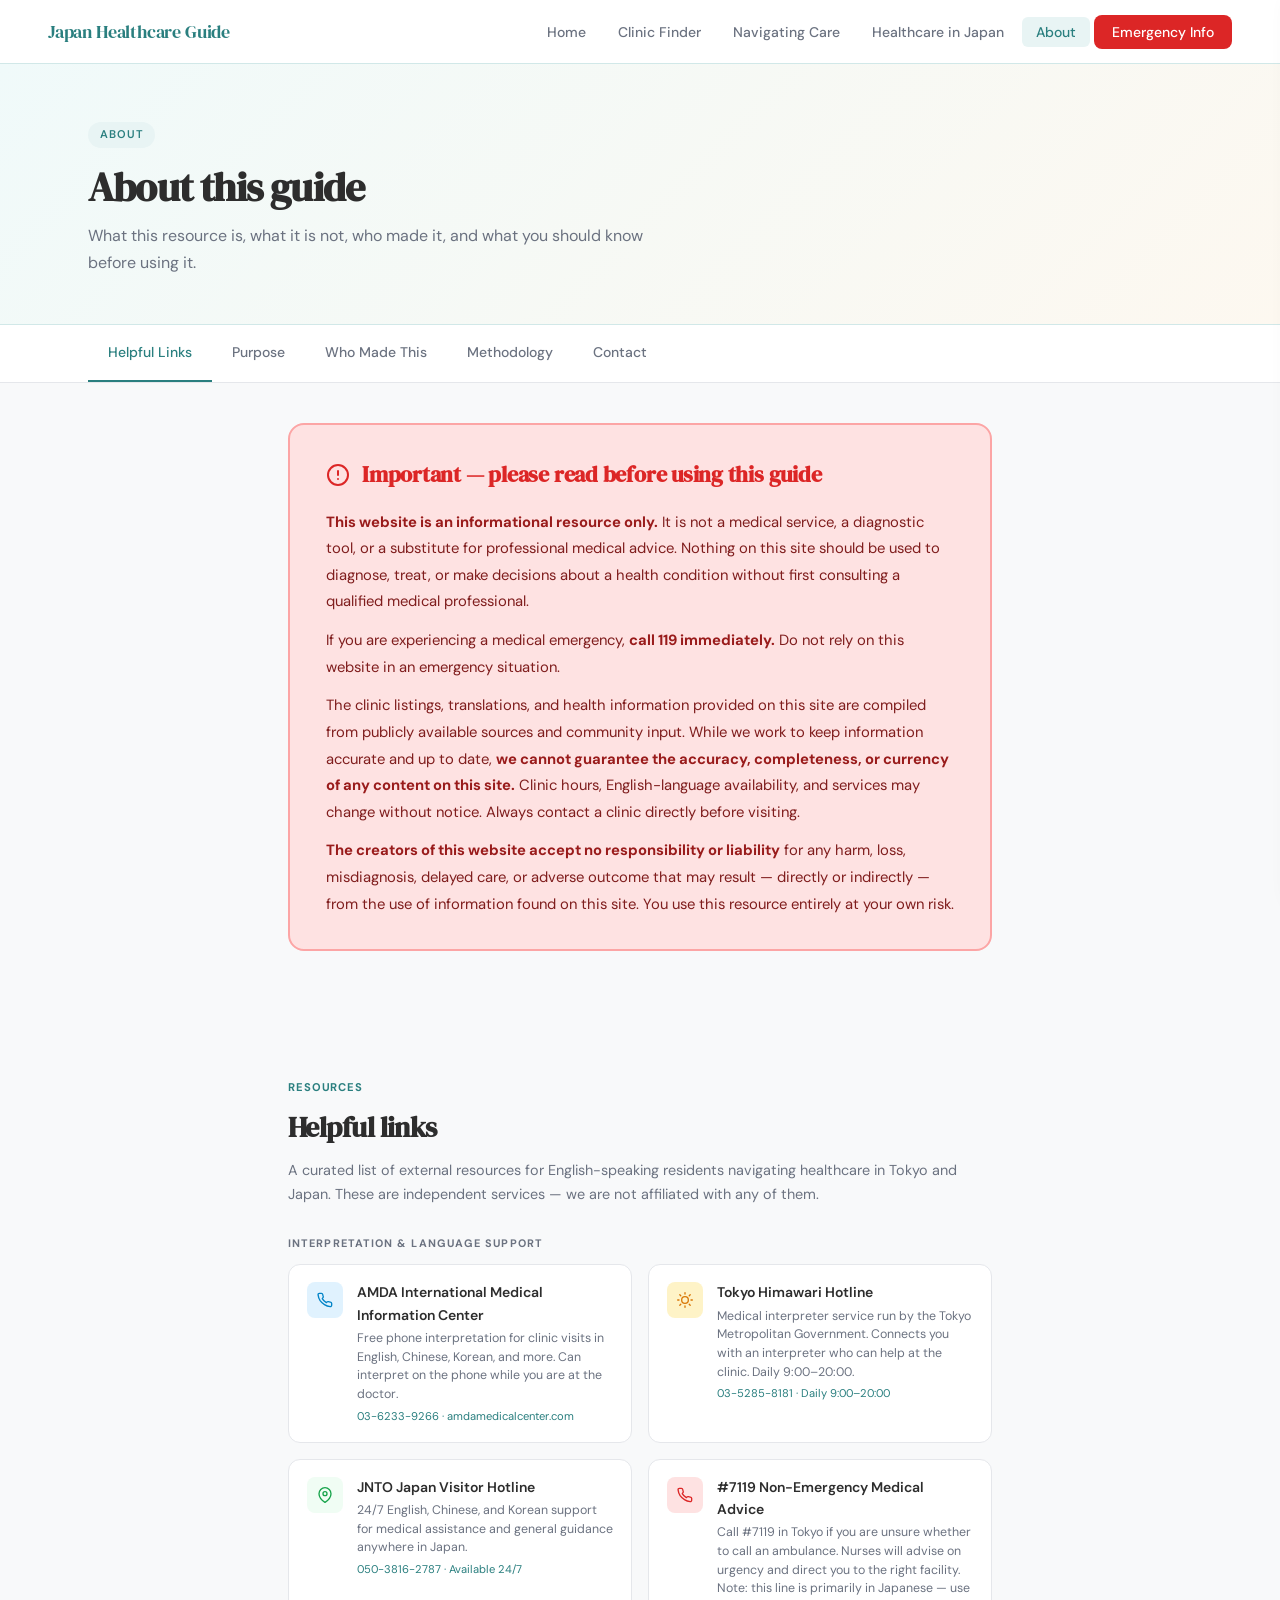
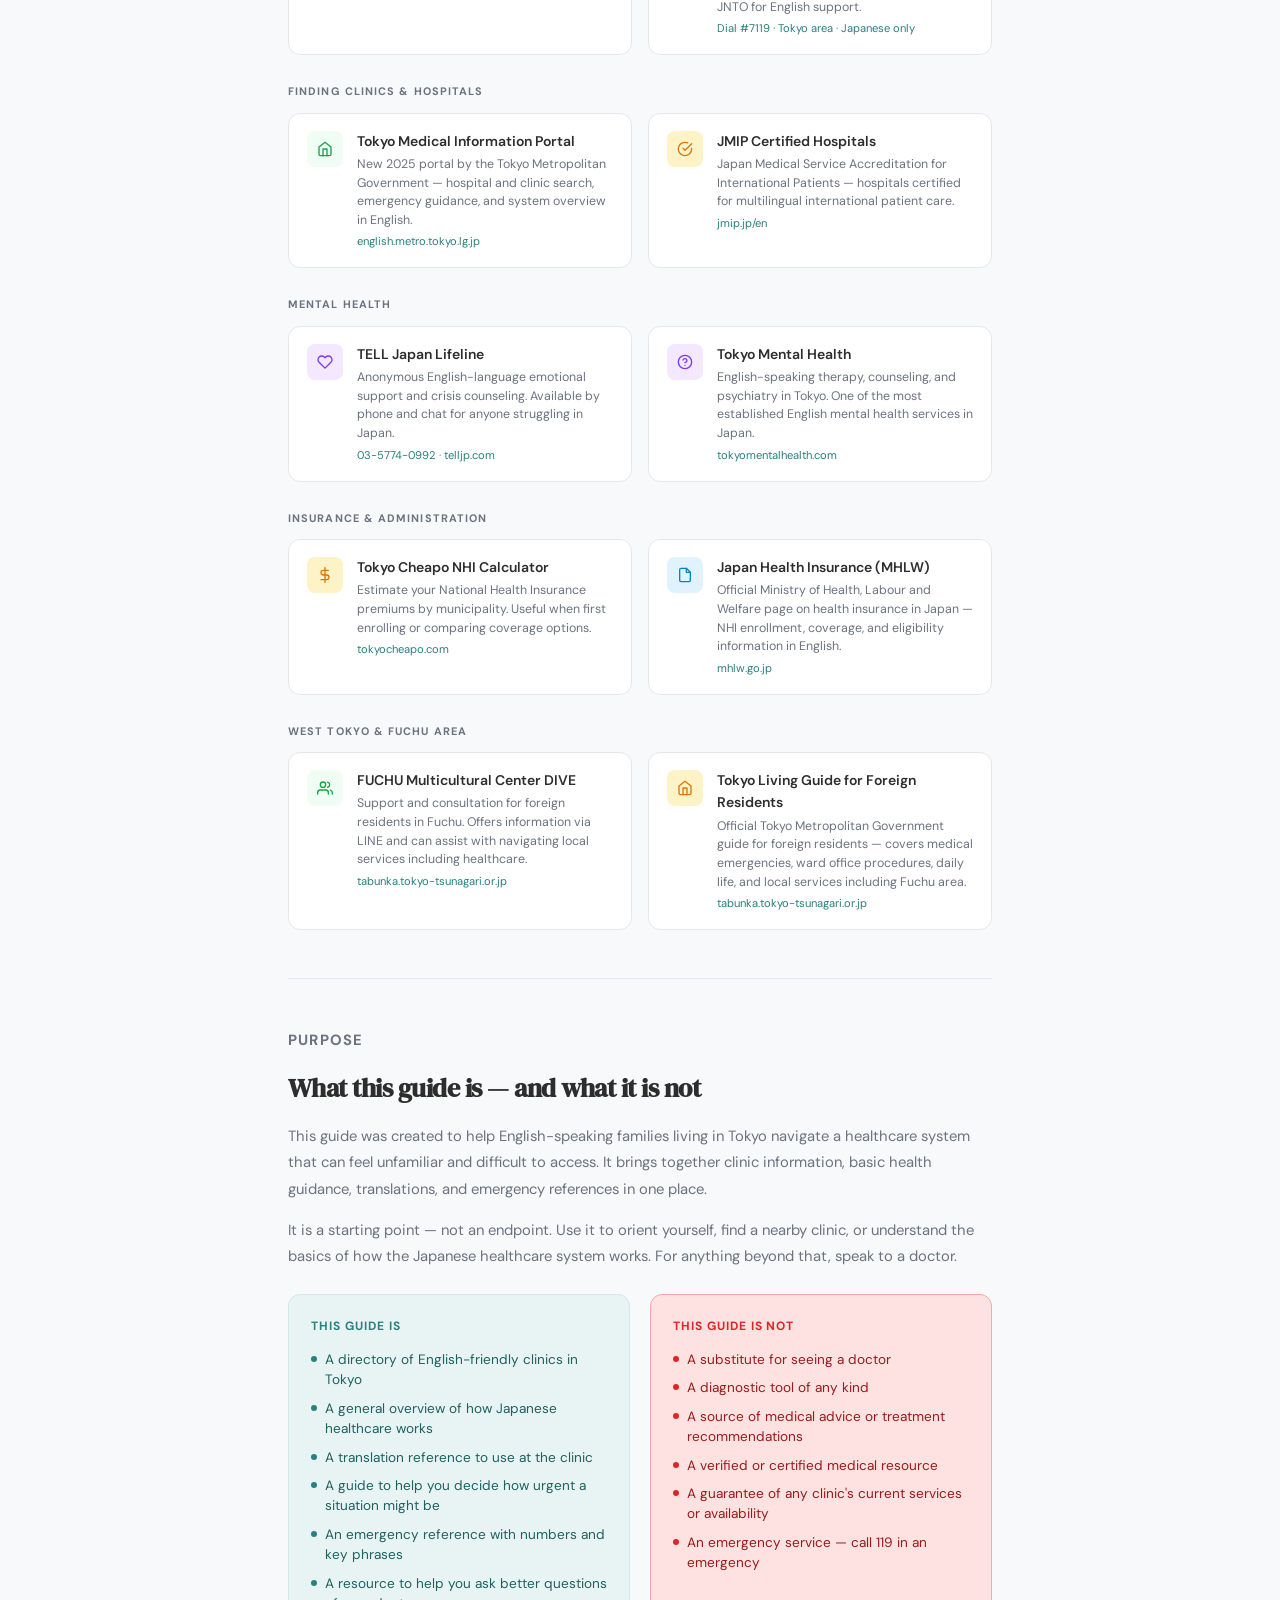
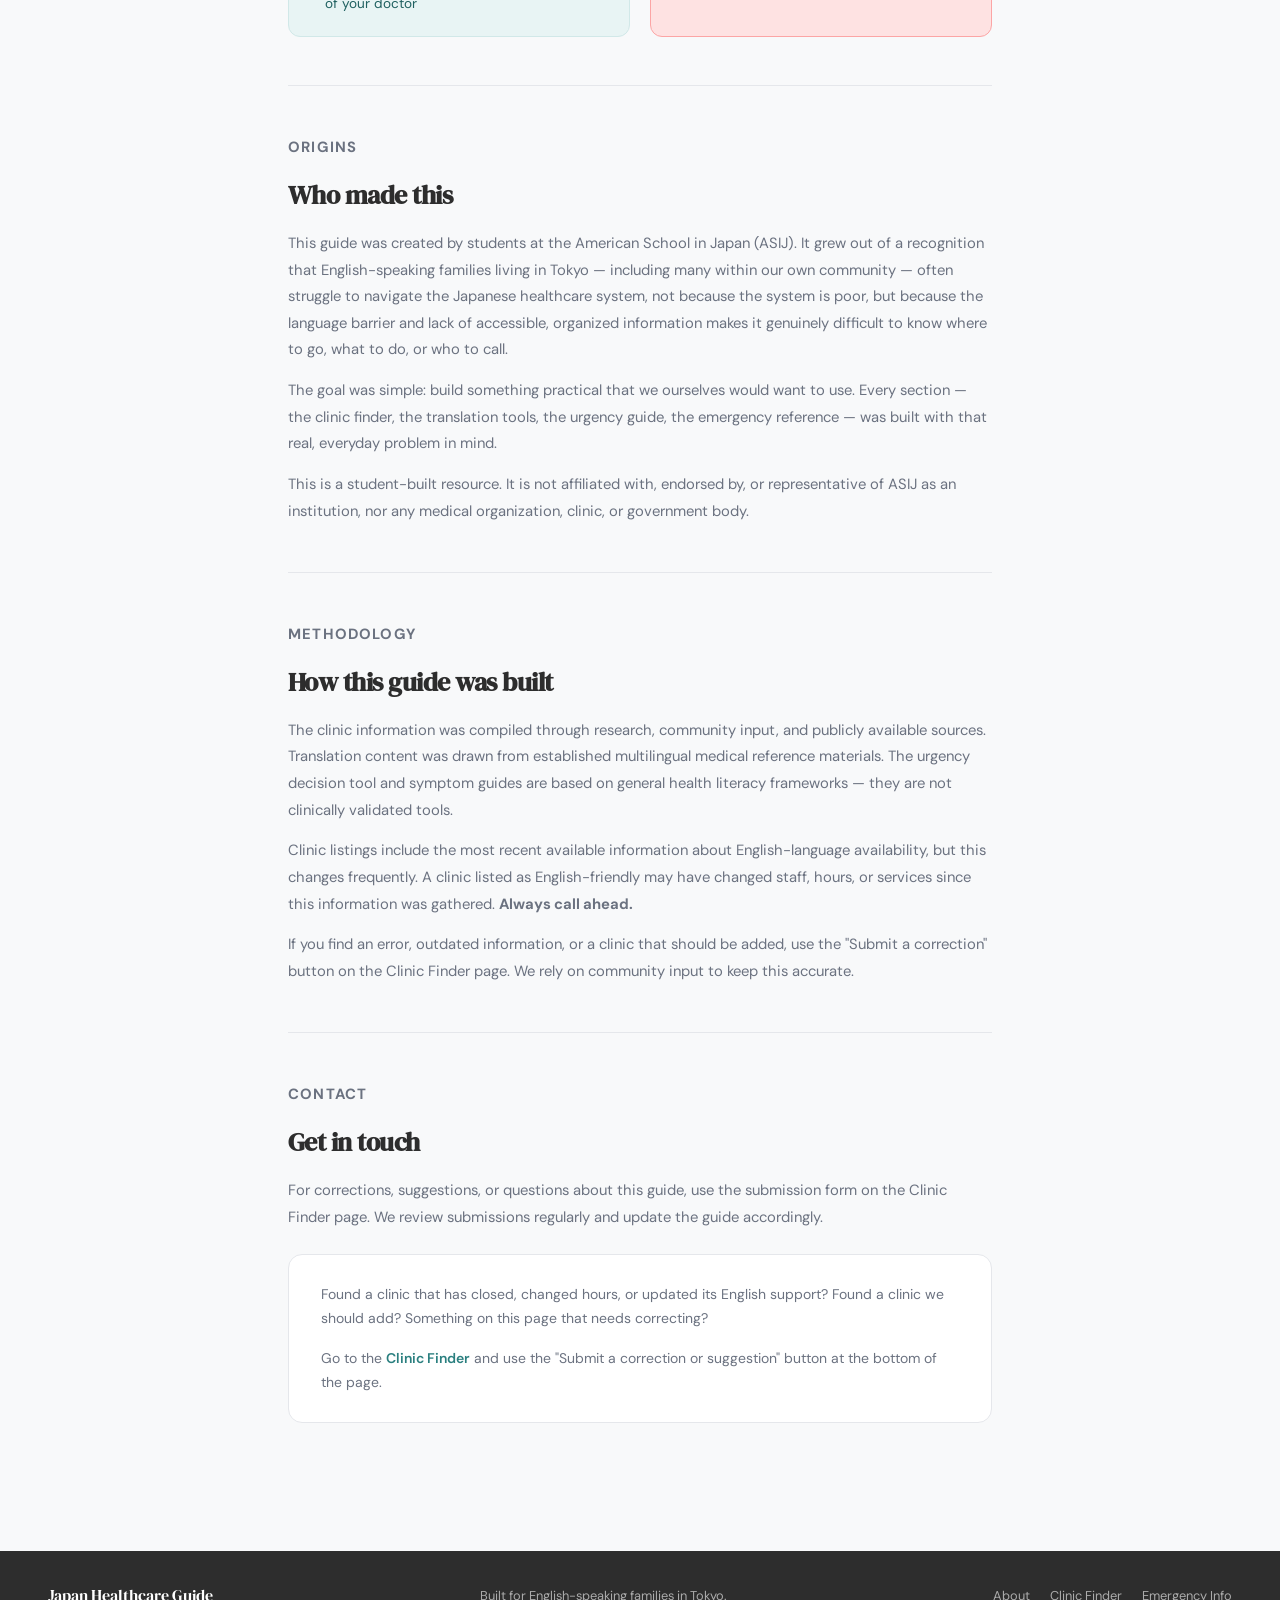
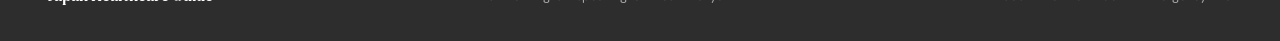
<file: about.html>
<!DOCTYPE html>
<html lang="en">
<head>
  <meta charset="UTF-8"/>
  <meta name="viewport" content="width=device-width, initial-scale=1.0"/>
  <title>About — Japan Healthcare Guide</title>
  <link href="https://fonts.googleapis.com/css2?family=DM+Sans:wght@300;400;500;600&family=DM+Serif+Display&display=swap" rel="stylesheet"/>
  <style>
    *, *::before, *::after { box-sizing: border-box; margin: 0; padding: 0; }

    :root {
      --teal:        #2A7F7F;
      --teal-dark:   #1f6060;
      --teal-light:  #e8f4f4;
      --amber:       #E8A838;
      --amber-light: #fdf3e0;
      --white:       #F8F9FA;
      --charcoal:    #2D2D2D;
      --gray:        #6B7280;
      --gray-light:  #e5e7eb;
      --border:      #d1e8e8;
      --red:         #dc2626;
      --red-light:   #fee2e2;
    }

    html { scroll-behavior: smooth; }
    body { font-family: 'DM Sans', sans-serif; background: var(--white); color: var(--charcoal); line-height: 1.6; }

    /* NAV */
    nav {
      position: sticky; top: 0; z-index: 100; background: #fff;
      border-bottom: 1px solid var(--border);
      display: flex; align-items: center; justify-content: space-between;
      padding: 0 48px; height: 64px;
    }
    .nav-logo { font-family: 'DM Serif Display', serif; font-size: 1.15rem; color: var(--teal); text-decoration: none; letter-spacing: -0.01em; white-space: nowrap; }
    .nav-links { display: flex; gap: 4px; list-style: none; }
    .nav-links a { text-decoration: none; color: var(--gray); font-size: 0.875rem; font-weight: 500; padding: 6px 14px; border-radius: 6px; transition: background 0.15s, color 0.15s; white-space: nowrap; }
    .nav-links a:hover { background: var(--teal-light); color: var(--teal); }
    .nav-links a.active { background: var(--teal-light); color: var(--teal); }
    .nav-cta { background: var(--red) !important; color: #fff !important; border-radius: 8px !important; padding: 8px 18px !important; }

    /* PAGE HEADER */
    .page-header-wrap { background: linear-gradient(135deg, #f0fafa 0%, #fdf8f0 100%); border-bottom: 1px solid var(--border); }
    .page-header { max-width: 1200px; margin: 0 auto; padding: 56px 48px 48px; }
    .page-tag { display: inline-block; background: var(--teal-light); color: var(--teal); font-size: 0.7rem; font-weight: 600; letter-spacing: 0.08em; text-transform: uppercase; padding: 4px 12px; border-radius: 100px; margin-bottom: 16px; }
    .page-header h1 { font-family: 'DM Serif Display', serif; font-size: 2.5rem; line-height: 1.15; color: var(--charcoal); letter-spacing: -0.02em; margin-bottom: 12px; }
    .page-header p { font-size: 1rem; color: var(--gray); line-height: 1.7; max-width: 580px; }

    /* CONTENT */
    .content { max-width: 800px; margin: 0 auto; padding: 48px 48px 80px; }

    /* ── SUB NAV ── */
    .sub-nav {
      position: sticky;
      top: 62px;
      background: #fff;
      border-bottom: 1px solid var(--gray-light);
      z-index: 100;
    }

    .sub-nav-inner {
      max-width: 1200px;
      margin: 0 auto;
      padding: 0 48px;
      display: flex;
      gap: 0;
      overflow-x: auto;
    }

    .sub-nav a {
      text-decoration: none;
      color: var(--gray);
      font-size: 0.875rem;
      font-weight: 500;
      padding: 16px 20px;
      border-bottom: 2px solid transparent;
      white-space: nowrap;
      transition: color 0.15s, border-color 0.15s;
    }

    .sub-nav a:hover { color: var(--teal); }
    .sub-nav a.active { color: var(--teal); border-bottom-color: var(--teal); }

    /* ── HELPFUL LINKS ── */
    .links-grid {
      display: grid;
      grid-template-columns: 1fr 1fr;
      gap: 16px;
      margin-top: 4px;
    }

    .link-card {
      display: flex;
      align-items: flex-start;
      gap: 14px;
      background: #fff;
      border: 1px solid var(--gray-light);
      border-radius: 12px;
      padding: 16px 18px;
      text-decoration: none;
      transition: border-color 0.15s, box-shadow 0.15s;
    }

    .link-card:hover { border-color: var(--teal); box-shadow: 0 2px 12px rgba(0,0,0,0.07); }

    .link-card-icon {
      width: 36px;
      height: 36px;
      border-radius: 8px;
      display: flex;
      align-items: center;
      justify-content: center;
      flex-shrink: 0;
      margin-top: 1px;
    }

    .link-card-name {
      font-size: 0.875rem;
      font-weight: 600;
      color: var(--charcoal);
      margin-bottom: 3px;
    }

    .link-card-desc {
      font-size: 0.775rem;
      color: var(--gray);
      line-height: 1.5;
    }

    .link-card-url {
      font-size: 0.7rem;
      color: var(--teal);
      margin-top: 4px;
      display: block;
    }

    .links-category-label {
      font-size: 0.68rem;
      font-weight: 700;
      letter-spacing: 0.1em;
      text-transform: uppercase;
      color: var(--gray);
      margin-bottom: 12px;
      margin-top: 28px;
    }

    @media (max-width: 700px) {
      .links-grid { grid-template-columns: 1fr; }
    }

    /* DISCLAIMER BOX — most prominent element on page */
    .disclaimer-box {
      background: var(--red-light);
      border: 2px solid #fca5a5;
      border-radius: 16px;
      padding: 32px 36px;
      margin-bottom: 48px;
    }

    .disclaimer-box-header {
      display: flex;
      align-items: center;
      gap: 12px;
      margin-bottom: 16px;
    }

    .disclaimer-box-header h2 {
      font-family: 'DM Serif Display', serif;
      font-size: 1.4rem;
      color: var(--red);
      letter-spacing: -0.01em;
    }

    .disclaimer-box p {
      font-size: 0.925rem;
      color: #7f1d1d;
      line-height: 1.8;
      margin-bottom: 12px;
    }

    .disclaimer-box p:last-child { margin-bottom: 0; }

    .disclaimer-box strong { color: #991b1b; }

    /* SECTION BLOCKS */
    .about-block {
      margin-bottom: 48px;
    }

    .about-block-label {
      font-size: 0.7rem;
      font-weight: 700;
      letter-spacing: 0.08em;
      text-transform: uppercase;
      color: var(--teal);
      margin-bottom: 8px;
    }

    .about-block h2 {
      font-family: 'DM Serif Display', serif;
      font-size: 1.6rem;
      color: var(--charcoal);
      margin-bottom: 14px;
      letter-spacing: -0.02em;
    }

    .about-block p {
      font-size: 0.925rem;
      color: var(--gray);
      line-height: 1.8;
      margin-bottom: 14px;
    }

    .about-block p:last-child { margin-bottom: 0; }

    /* WHAT THIS IS / ISN'T */
    .two-col {
      display: grid;
      grid-template-columns: 1fr 1fr;
      gap: 20px;
      margin-top: 24px;
    }

    .col-card {
      border-radius: 12px;
      padding: 22px;
    }

    .col-card.is { background: var(--teal-light); border: 1.5px solid var(--border); }
    .col-card.isnot { background: var(--red-light); border: 1.5px solid #fca5a5; }

    .col-card h4 {
      font-size: 0.75rem;
      font-weight: 700;
      letter-spacing: 0.08em;
      text-transform: uppercase;
      margin-bottom: 14px;
    }

    .col-card.is h4 { color: var(--teal); }
    .col-card.isnot h4 { color: var(--red); }

    .col-list { list-style: none; display: flex; flex-direction: column; gap: 8px; }

    .col-list li {
      font-size: 0.85rem;
      line-height: 1.5;
      display: flex;
      align-items: flex-start;
      gap: 8px;
    }

    .col-card.is .col-list li { color: var(--teal-dark); }
    .col-card.isnot .col-list li { color: #991b1b; }

    .col-dot {
      width: 6px;
      height: 6px;
      border-radius: 50%;
      margin-top: 6px;
      flex-shrink: 0;
    }

    .col-card.is .col-dot { background: var(--teal); }
    .col-card.isnot .col-dot { background: var(--red); }

    /* DIVIDER */
    .block-divider {
      border: none;
      border-top: 1px solid var(--gray-light);
      margin: 48px 0;
    }

    /* CONTACT */
    .contact-box {
      background: #fff;
      border: 1px solid var(--gray-light);
      border-radius: 14px;
      padding: 28px 32px;
      margin-top: 24px;
    }

    .contact-box p {
      font-size: 0.875rem;
      color: var(--gray);
      line-height: 1.7;
      margin-bottom: 16px;
    }

    .contact-box p:last-child { margin-bottom: 0; }

    .contact-link {
      color: var(--teal);
      font-weight: 600;
      text-decoration: none;
    }

    .contact-link:hover { text-decoration: underline; }

    /* FOOTER */
    footer { background: var(--charcoal); color: rgba(255,255,255,0.6); padding: 32px 48px; display: flex; align-items: center; justify-content: space-between; font-size: 0.8rem; flex-wrap: wrap; gap: 16px; }
    footer a { color: rgba(255,255,255,0.6); text-decoration: none; }
    footer a:hover { color: #fff; }
    .footer-logo { font-family: 'DM Serif Display', serif; font-size: 1rem; color: #fff; }

    /* RESPONSIVE */
    
    /* ── MOBILE NAV ── */
    .hamburger {
      display: none;
      flex-direction: column;
      gap: 5px;
      cursor: pointer;
      padding: 6px;
      border: none;
      background: transparent;
      z-index: 200;
    }

    .hamburger span {
      display: block;
      width: 22px;
      height: 2px;
      background: var(--charcoal);
      border-radius: 2px;
      transition: all 0.25s ease;
    }

    .hamburger.open span:nth-child(1) { transform: translateY(7px) rotate(45deg); }
    .hamburger.open span:nth-child(2) { opacity: 0; }
    .hamburger.open span:nth-child(3) { transform: translateY(-7px) rotate(-45deg); }

    .mobile-sidebar {
      position: fixed;
      top: 0;
      right: -280px;
      width: 260px;
      height: 100vh;
      background: #fff;
      box-shadow: -4px 0 24px rgba(0,0,0,0.12);
      z-index: 999;
      transition: right 0.28s ease;
      display: flex;
      flex-direction: column;
      padding: 0;
    }

    .mobile-sidebar.open { right: 0; }

    .mobile-sidebar-header {
      display: flex;
      align-items: center;
      justify-content: space-between;
      padding: 20px 20px 16px;
      border-bottom: 1px solid var(--gray-light);
    }

    .mobile-sidebar-logo {
      font-family: 'DM Serif Display', serif;
      font-size: 1rem;
      color: var(--teal);
      text-decoration: none;
    }

    .mobile-sidebar-close {
      width: 32px;
      height: 32px;
      border-radius: 50%;
      background: var(--gray-light);
      border: none;
      cursor: pointer;
      display: flex;
      align-items: center;
      justify-content: center;
      transition: background 0.15s;
    }

    .mobile-sidebar-close:hover { background: #d1d5db; }

    .mobile-sidebar-links {
      display: flex;
      flex-direction: column;
      padding: 12px 12px;
      flex: 1;
      overflow-y: auto;
      gap: 2px;
    }

    .mobile-sidebar-links a {
      text-decoration: none;
      color: var(--charcoal);
      font-size: 0.95rem;
      font-weight: 500;
      padding: 12px 14px;
      border-radius: 8px;
      transition: background 0.15s, color 0.15s;
    }

    .mobile-sidebar-links a:hover { background: var(--teal-light); color: var(--teal); }
    .mobile-sidebar-links a.active { background: var(--teal-light); color: var(--teal); font-weight: 600; }

    .mobile-sidebar-links .sidebar-cta {
      background: var(--red) !important;
      color: #fff !important;
      margin-top: 8px;
      text-align: center;
    }

    .mobile-overlay {
      position: fixed;
      inset: 0;
      background: rgba(0,0,0,0.4);
      z-index: 998;
      display: none;
      backdrop-filter: blur(1px);
    }

    .mobile-overlay.open { display: block; }

    @media (max-width: 900px) {
      .nav-links { display: none; }
      .hamburger { display: flex; }
    }

    @media (max-width: 900px) {
      nav { padding: 0 24px; }
      .nav-links { display: none; }
      .page-header { padding: 40px 24px 32px; }
      .content { padding: 48px 24px 60px; }
      .two-col { grid-template-columns: 1fr; }
      .disclaimer-box { padding: 24px; }
      footer { padding: 24px; flex-direction: column; text-align: center; }
    }
  </style>
</head>
<body>

<!-- NAV -->
<nav>
  <a href="/" class="nav-logo">Japan Healthcare Guide</a>
  <ul class="nav-links">
    <li><a href="/">Home</a></li>
    <li><a href="/clinic-finder">Clinic Finder</a></li>
    <li><a href="/navigating-care">Navigating Care</a></li>
    <li><a href="/healthcare-in-japan">Healthcare in Japan</a></li>
    <li><a href="/about" class="active">About</a></li>
    <li><a href="/emergency" class="nav-cta">Emergency Info</a></li>
  </ul>
    <button class="hamburger" id="hamburgerBtn" onclick="toggleSidebar()" aria-label="Open menu">
      <span></span><span></span><span></span>
    </button>
  </nav>

  <!-- MOBILE SIDEBAR -->
  <div class="mobile-overlay" id="mobileOverlay" onclick="closeSidebar()"></div>
  <div class="mobile-sidebar" id="mobileSidebar">
    <div class="mobile-sidebar-header">
      <a href="/" class="mobile-sidebar-logo">Japan Healthcare Guide</a>
      <button class="mobile-sidebar-close" onclick="closeSidebar()">
        <svg width="13" height="13" viewBox="0 0 24 24" fill="none" stroke="currentColor" stroke-width="2.5" stroke-linecap="round" stroke-linejoin="round"><line x1="18" y1="6" x2="6" y2="18"/><line x1="6" y1="6" x2="18" y2="18"/></svg>
      </button>
    </div>
    <div class="mobile-sidebar-links">
      <a href="/">Home</a>
      <a href="/clinic-finder">Clinic Finder</a>
      <a href="/navigating-care">Navigating Care</a>
      <a href="/healthcare-in-japan">Healthcare in Japan</a>
      <a href="/about" class="active">About</a>
      <a href="/emergency" class="sidebar-cta">Emergency Info</a>
    </div>
  </div>
<!-- PAGE HEADER -->
<div class="page-header-wrap">
  <div class="page-header">
    <span class="page-tag">About</span>
    <h1>About this guide</h1>
    <p>What this resource is, what it is not, who made it, and what you should know before using it.</p>
  </div>
</div>

<!-- SUB NAV -->
<div class="sub-nav">
  <div class="sub-nav-inner">
    <a href="#links" class="active">Helpful Links</a>
    <a href="#purpose">Purpose</a>
    <a href="#origins">Who Made This</a>
    <a href="#methodology">Methodology</a>
    <a href="#contact">Contact</a>
  </div>
</div>

<!-- DISCLAIMER — outside content, full width constrained separately -->
<div style="max-width:800px;margin:0 auto;padding:40px 48px 32px;">
  <div class="disclaimer-box">
    <div class="disclaimer-box-header">
      <svg width="24" height="24" viewBox="0 0 24 24" fill="none" stroke="#dc2626" stroke-width="2" stroke-linecap="round" stroke-linejoin="round"><circle cx="12" cy="12" r="10"/><line x1="12" y1="8" x2="12" y2="12"/><line x1="12" y1="16" x2="12.01" y2="16"/></svg>
      <h2>Important — please read before using this guide</h2>
    </div>
    <p><strong>This website is an informational resource only.</strong> It is not a medical service, a diagnostic tool, or a substitute for professional medical advice. Nothing on this site should be used to diagnose, treat, or make decisions about a health condition without first consulting a qualified medical professional.</p>
    <p>If you are experiencing a medical emergency, <strong>call 119 immediately.</strong> Do not rely on this website in an emergency situation.</p>
    <p>The clinic listings, translations, and health information provided on this site are compiled from publicly available sources and community input. While we work to keep information accurate and up to date, <strong>we cannot guarantee the accuracy, completeness, or currency of any content on this site.</strong> Clinic hours, English-language availability, and services may change without notice. Always contact a clinic directly before visiting.</p>
    <p><strong>The creators of this website accept no responsibility or liability</strong> for any harm, loss, misdiagnosis, delayed care, or adverse outcome that may result — directly or indirectly — from the use of information found on this site. You use this resource entirely at your own risk.</p>
  </div>
</div>

<!-- CONTENT -->
<div class="content">

  <!-- HELPFUL LINKS -->
  <div id="links">
    <p class="about-block-label">Resources</p>
    <h2 style="font-family:'DM Serif Display',serif;font-size:1.75rem;color:var(--charcoal);letter-spacing:-0.02em;margin-bottom:8px;">Helpful links</h2>
    <p style="font-size:0.9rem;color:var(--gray);line-height:1.7;margin-bottom:24px;">A curated list of external resources for English-speaking residents navigating healthcare in Tokyo and Japan. These are independent services — we are not affiliated with any of them.</p>

    <p class="links-category-label">Interpretation &amp; Language Support</p>
    <div class="links-grid">
      <a href="https://www.amdamedicalcenter.com/" target="_blank" class="link-card">
        <div class="link-card-icon" style="background:#e0f2fe;">
          <svg width="16" height="16" viewBox="0 0 24 24" fill="none" stroke="#0284c7" stroke-width="2" stroke-linecap="round" stroke-linejoin="round"><path d="M22 16.92v3a2 2 0 0 1-2.18 2 19.79 19.79 0 0 1-8.63-3.07A19.5 19.5 0 0 1 4.69 13a19.79 19.79 0 0 1-3.07-8.67A2 2 0 0 1 3.61 2h3a2 2 0 0 1 2 1.72c.127.96.361 1.903.7 2.81a2 2 0 0 1-.45 2.11L7.91 9.91a16 16 0 0 0 6.09 6.09l.95-.95a2 2 0 0 1 2.11-.45c.907.339 1.85.573 2.81.7A2 2 0 0 1 22 16.92z"/></svg>
        </div>
        <div>
          <div class="link-card-name">AMDA International Medical Information Center</div>
          <div class="link-card-desc">Free phone interpretation for clinic visits in English, Chinese, Korean, and more. Can interpret on the phone while you are at the doctor.</div>
          <span class="link-card-url">03-6233-9266 · amdamedicalcenter.com</span>
        </div>
      </a>

      <a href="https://www.hokeniryo.metro.tokyo.lg.jp/iryo/iryo_hoken/medical_info_eng/himawari" target="_blank" class="link-card">
        <div class="link-card-icon" style="background:#fef3c7;">
          <svg width="16" height="16" viewBox="0 0 24 24" fill="none" stroke="#d97706" stroke-width="2" stroke-linecap="round" stroke-linejoin="round"><circle cx="12" cy="12" r="5"/><line x1="12" y1="1" x2="12" y2="3"/><line x1="12" y1="21" x2="12" y2="23"/><line x1="4.22" y1="4.22" x2="5.64" y2="5.64"/><line x1="18.36" y1="18.36" x2="19.78" y2="19.78"/><line x1="1" y1="12" x2="3" y2="12"/><line x1="21" y1="12" x2="23" y2="12"/><line x1="4.22" y1="19.78" x2="5.64" y2="18.36"/><line x1="18.36" y1="5.64" x2="19.78" y2="4.22"/></svg>
        </div>
        <div>
          <div class="link-card-name">Tokyo Himawari Hotline</div>
          <div class="link-card-desc">Medical interpreter service run by the Tokyo Metropolitan Government. Connects you with an interpreter who can help at the clinic. Daily 9:00–20:00.</div>
          <span class="link-card-url">03-5285-8181 · Daily 9:00–20:00</span>
        </div>
      </a>

      <a href="https://www.jnto.go.jp/" target="_blank" class="link-card">
        <div class="link-card-icon" style="background:#f0fdf4;">
          <svg width="16" height="16" viewBox="0 0 24 24" fill="none" stroke="#16a34a" stroke-width="2" stroke-linecap="round" stroke-linejoin="round"><path d="M21 10c0 7-9 13-9 13s-9-6-9-13a9 9 0 0 1 18 0z"/><circle cx="12" cy="10" r="3"/></svg>
        </div>
        <div>
          <div class="link-card-name">JNTO Japan Visitor Hotline</div>
          <div class="link-card-desc">24/7 English, Chinese, and Korean support for medical assistance and general guidance anywhere in Japan.</div>
          <span class="link-card-url">050-3816-2787 · Available 24/7</span>
        </div>
      </a>

      <a href="https://www.tfd.metro.tokyo.lg.jp/hp-kyuuimuka/en_guide/main/index.html" target="_blank" class="link-card">
        <div class="link-card-icon" style="background:#fee2e2;">
          <svg width="16" height="16" viewBox="0 0 24 24" fill="none" stroke="#dc2626" stroke-width="2" stroke-linecap="round" stroke-linejoin="round"><path d="M22 16.92v3a2 2 0 0 1-2.18 2 19.79 19.79 0 0 1-8.63-3.07A19.5 19.5 0 0 1 4.69 13a19.79 19.79 0 0 1-3.07-8.67A2 2 0 0 1 3.61 2h3a2 2 0 0 1 2 1.72c.127.96.361 1.903.7 2.81a2 2 0 0 1-.45 2.11L7.91 9.91a16 16 0 0 0 6.09 6.09l.95-.95a2 2 0 0 1 2.11-.45c.907.339 1.85.573 2.81.7A2 2 0 0 1 22 16.92z"/></svg>
        </div>
        <div>
          <div class="link-card-name">#7119 Non-Emergency Medical Advice</div>
          <div class="link-card-desc">Call #7119 in Tokyo if you are unsure whether to call an ambulance. Nurses will advise on urgency and direct you to the right facility. Note: this line is primarily in Japanese — use JNTO for English support.</div>
          <span class="link-card-url">Dial #7119 · Tokyo area · Japanese only</span>
        </div>
      </a>
    </div>

    <p class="links-category-label">Finding Clinics &amp; Hospitals</p>
    <div class="links-grid">

      <a href="https://www.english.metro.tokyo.lg.jp/w/115-101-004140" target="_blank" class="link-card">
        <div class="link-card-icon" style="background:#f0fdf4;">
          <svg width="16" height="16" viewBox="0 0 24 24" fill="none" stroke="#16a34a" stroke-width="2" stroke-linecap="round" stroke-linejoin="round"><path d="M3 9l9-7 9 7v11a2 2 0 0 1-2 2H5a2 2 0 0 1-2-2z"/><polyline points="9 22 9 12 15 12 15 22"/></svg>
        </div>
        <div>
          <div class="link-card-name">Tokyo Medical Information Portal</div>
          <div class="link-card-desc">New 2025 portal by the Tokyo Metropolitan Government — hospital and clinic search, emergency guidance, and system overview in English.</div>
          <span class="link-card-url">english.metro.tokyo.lg.jp</span>
        </div>
      </a>

      <a href="https://jmip.jme.or.jp/index.php?l=eng" target="_blank" class="link-card">
        <div class="link-card-icon" style="background:#fef3c7;">
          <svg width="16" height="16" viewBox="0 0 24 24" fill="none" stroke="#d97706" stroke-width="2" stroke-linecap="round" stroke-linejoin="round"><path d="M22 11.08V12a10 10 0 1 1-5.93-9.14"/><polyline points="22 4 12 14.01 9 11.01"/></svg>
        </div>
        <div>
          <div class="link-card-name">JMIP Certified Hospitals</div>
          <div class="link-card-desc">Japan Medical Service Accreditation for International Patients — hospitals certified for multilingual international patient care.</div>
          <span class="link-card-url">jmip.jp/en</span>
        </div>
      </a>
    </div>

    <p class="links-category-label">Mental Health</p>
    <div class="links-grid">
      <a href="https://telljp.com/lifeline/" target="_blank" class="link-card">
        <div class="link-card-icon" style="background:#f3e8ff;">
          <svg width="16" height="16" viewBox="0 0 24 24" fill="none" stroke="#7c3aed" stroke-width="2" stroke-linecap="round" stroke-linejoin="round"><path d="M20.84 4.61a5.5 5.5 0 0 0-7.78 0L12 5.67l-1.06-1.06a5.5 5.5 0 0 0-7.78 7.78l1.06 1.06L12 21.23l7.78-7.78 1.06-1.06a5.5 5.5 0 0 0 0-7.78z"/></svg>
        </div>
        <div>
          <div class="link-card-name">TELL Japan Lifeline</div>
          <div class="link-card-desc">Anonymous English-language emotional support and crisis counseling. Available by phone and chat for anyone struggling in Japan.</div>
          <span class="link-card-url">03-5774-0992 · telljp.com</span>
        </div>
      </a>

      <a href="https://www.tokyomentalhealth.com/" target="_blank" class="link-card">
        <div class="link-card-icon" style="background:#f3e8ff;">
          <svg width="16" height="16" viewBox="0 0 24 24" fill="none" stroke="#7c3aed" stroke-width="2" stroke-linecap="round" stroke-linejoin="round"><circle cx="12" cy="12" r="10"/><path d="M9.09 9a3 3 0 0 1 5.83 1c0 2-3 3-3 3"/><line x1="12" y1="17" x2="12.01" y2="17"/></svg>
        </div>
        <div>
          <div class="link-card-name">Tokyo Mental Health</div>
          <div class="link-card-desc">English-speaking therapy, counseling, and psychiatry in Tokyo. One of the most established English mental health services in Japan.</div>
          <span class="link-card-url">tokyomentalhealth.com</span>
        </div>
      </a>
    </div>

    <p class="links-category-label">Insurance &amp; Administration</p>
    <div class="links-grid">
      <a href="https://tokyocheapo.com/living/japan-healthcare-system/" target="_blank" class="link-card">
        <div class="link-card-icon" style="background:#fef3c7;">
          <svg width="16" height="16" viewBox="0 0 24 24" fill="none" stroke="#d97706" stroke-width="2" stroke-linecap="round" stroke-linejoin="round"><line x1="12" y1="1" x2="12" y2="23"/><path d="M17 5H9.5a3.5 3.5 0 0 0 0 7h5a3.5 3.5 0 0 1 0 7H6"/></svg>
        </div>
        <div>
          <div class="link-card-name">Tokyo Cheapo NHI Calculator</div>
          <div class="link-card-desc">Estimate your National Health Insurance premiums by municipality. Useful when first enrolling or comparing coverage options.</div>
          <span class="link-card-url">tokyocheapo.com</span>
        </div>
      </a>

      <a href="https://www.mhlw.go.jp/english/policy/health-medical/health-insurance/index.html" target="_blank" class="link-card">
        <div class="link-card-icon" style="background:#e0f2fe;">
          <svg width="16" height="16" viewBox="0 0 24 24" fill="none" stroke="#0284c7" stroke-width="2" stroke-linecap="round" stroke-linejoin="round"><path d="M14 2H6a2 2 0 0 0-2 2v16a2 2 0 0 0 2 2h12a2 2 0 0 0 2-2V8z"/><polyline points="14 2 14 8 20 8"/></svg>
        </div>
        <div>
          <div class="link-card-name">Japan Health Insurance (MHLW)</div>
          <div class="link-card-desc">Official Ministry of Health, Labour and Welfare page on health insurance in Japan — NHI enrollment, coverage, and eligibility information in English.</div>
          <span class="link-card-url">mhlw.go.jp</span>
        </div>
      </a>
    </div>

    <p class="links-category-label">West Tokyo &amp; Fuchu Area</p>
    <div class="links-grid">
      <a href="https://tabunka.tokyo-tsunagari.or.jp/english/" target="_blank" class="link-card">
        <div class="link-card-icon" style="background:#f0fdf4;">
          <svg width="16" height="16" viewBox="0 0 24 24" fill="none" stroke="#16a34a" stroke-width="2" stroke-linecap="round" stroke-linejoin="round"><path d="M17 21v-2a4 4 0 0 0-4-4H5a4 4 0 0 0-4 4v2"/><circle cx="9" cy="7" r="4"/><path d="M23 21v-2a4 4 0 0 0-3-3.87"/><path d="M16 3.13a4 4 0 0 1 0 7.75"/></svg>
        </div>
        <div>
          <div class="link-card-name">FUCHU Multicultural Center DIVE</div>
          <div class="link-card-desc">Support and consultation for foreign residents in Fuchu. Offers information via LINE and can assist with navigating local services including healthcare.</div>
          <span class="link-card-url">tabunka.tokyo-tsunagari.or.jp</span>
        </div>
      </a>

      <a href="https://tabunka.tokyo-tsunagari.or.jp/useful/guide_eng/" target="_blank" class="link-card">
        <div class="link-card-icon" style="background:#fef3c7;">
          <svg width="16" height="16" viewBox="0 0 24 24" fill="none" stroke="#d97706" stroke-width="2" stroke-linecap="round" stroke-linejoin="round"><path d="M3 9l9-7 9 7v11a2 2 0 0 1-2 2H5a2 2 0 0 1-2-2z"/><polyline points="9 22 9 12 15 12 15 22"/></svg>
        </div>
        <div>
          <div class="link-card-name">Tokyo Living Guide for Foreign Residents</div>
          <div class="link-card-desc">Official Tokyo Metropolitan Government guide for foreign residents — covers medical emergencies, ward office procedures, daily life, and local services including Fuchu area.</div>
          <span class="link-card-url">tabunka.tokyo-tsunagari.or.jp</span>
        </div>
      </a>
    </div>
  </div>

  <hr class="block-divider" style="margin-top: 48px;"/>

  <!-- WHAT THIS IS -->
  <div id="purpose" class="about-block">
    <p class="about-block-label">Purpose</p>
    <h2>What this guide is — and what it is not</h2>
    <p>This guide was created to help English-speaking families living in Tokyo navigate a healthcare system that can feel unfamiliar and difficult to access. It brings together clinic information, basic health guidance, translations, and emergency references in one place.</p>
    <p>It is a starting point — not an endpoint. Use it to orient yourself, find a nearby clinic, or understand the basics of how the Japanese healthcare system works. For anything beyond that, speak to a doctor.</p>

    <div class="two-col">
      <div class="col-card is">
        <h4>This guide is</h4>
        <ul class="col-list">
          <li><div class="col-dot"></div>A directory of English-friendly clinics in Tokyo</li>
          <li><div class="col-dot"></div>A general overview of how Japanese healthcare works</li>
          <li><div class="col-dot"></div>A translation reference to use at the clinic</li>
          <li><div class="col-dot"></div>A guide to help you decide how urgent a situation might be</li>
          <li><div class="col-dot"></div>An emergency reference with numbers and key phrases</li>
          <li><div class="col-dot"></div>A resource to help you ask better questions of your doctor</li>
        </ul>
      </div>
      <div class="col-card isnot">
        <h4>This guide is not</h4>
        <ul class="col-list">
          <li><div class="col-dot"></div>A substitute for seeing a doctor</li>
          <li><div class="col-dot"></div>A diagnostic tool of any kind</li>
          <li><div class="col-dot"></div>A source of medical advice or treatment recommendations</li>
          <li><div class="col-dot"></div>A verified or certified medical resource</li>
          <li><div class="col-dot"></div>A guarantee of any clinic's current services or availability</li>
          <li><div class="col-dot"></div>An emergency service — call 119 in an emergency</li>
        </ul>
      </div>
    </div>
  </div>

  <hr class="block-divider"/>

  <!-- WHO MADE IT -->
  <div id="origins" class="about-block">
    <p class="about-block-label">Origins</p>
    <h2>Who made this</h2>
    <p>This guide was created by students at the American School in Japan (ASIJ). It grew out of a recognition that English-speaking families living in Tokyo — including many within our own community — often struggle to navigate the Japanese healthcare system, not because the system is poor, but because the language barrier and lack of accessible, organized information makes it genuinely difficult to know where to go, what to do, or who to call.</p>
    <p>The goal was simple: build something practical that we ourselves would want to use. Every section — the clinic finder, the translation tools, the urgency guide, the emergency reference — was built with that real, everyday problem in mind.</p>
    <p>This is a student-built resource. It is not affiliated with, endorsed by, or representative of ASIJ as an institution, nor any medical organization, clinic, or government body.</p>
  </div>

  <hr class="block-divider"/>

  <!-- HOW WE BUILT IT -->
  <div id="methodology" class="about-block">
    <p class="about-block-label">Methodology</p>
    <h2>How this guide was built</h2>
    <p>The clinic information was compiled through research, community input, and publicly available sources. Translation content was drawn from established multilingual medical reference materials. The urgency decision tool and symptom guides are based on general health literacy frameworks — they are not clinically validated tools.</p>
    <p>Clinic listings include the most recent available information about English-language availability, but this changes frequently. A clinic listed as English-friendly may have changed staff, hours, or services since this information was gathered. <strong>Always call ahead.</strong></p>
    <p>If you find an error, outdated information, or a clinic that should be added, use the "Submit a correction" button on the Clinic Finder page. We rely on community input to keep this accurate.</p>
  </div>

  <hr class="block-divider"/>

  <!-- CONTACT -->
  <div id="contact" class="about-block">
    <p class="about-block-label">Contact</p>
    <h2>Get in touch</h2>
    <p>For corrections, suggestions, or questions about this guide, use the submission form on the Clinic Finder page. We review submissions regularly and update the guide accordingly.</p>
    <div class="contact-box">
      <p>Found a clinic that has closed, changed hours, or updated its English support? Found a clinic we should add? Something on this page that needs correcting?</p>
      <p>Go to the <a href="/clinic-finder" class="contact-link">Clinic Finder</a> and use the "Submit a correction or suggestion" button at the bottom of the page.</p>
    </div>
  </div>

</div>

<!-- FOOTER -->
<footer>
  <span class="footer-logo">Japan Healthcare Guide</span>
  <span>Built for English-speaking families in Tokyo.</span>
  <div style="display:flex; gap: 20px;">
    <a href="/about">About</a>
    <a href="/clinic-finder">Clinic Finder</a>
    <a href="/emergency">Emergency Info</a>
  </div>
</footer>

<script>
  // Sub nav scroll tracking
  const aboutSections = ['links', 'purpose', 'origins', 'methodology', 'contact'];
  const subLinks = document.querySelectorAll('.sub-nav a');

  window.addEventListener('scroll', () => {
    const offset = 120;
    let current = aboutSections[0];
    aboutSections.forEach(id => {
      const el = document.getElementById(id);
      if (el && window.scrollY >= el.offsetTop - offset) current = id;
    });
    subLinks.forEach(a => {
      a.classList.toggle('active', a.getAttribute('href') === '#' + current);
    });
  });

  subLinks.forEach(link => {
    link.addEventListener('click', function(e) {
      e.preventDefault();
      const target = document.querySelector(this.getAttribute('href'));
      if (target) window.scrollTo({ top: target.offsetTop - 100, behavior: 'smooth' });
    });
  });

  function toggleSidebar() {
    const sidebar = document.getElementById('mobileSidebar');
    const overlay = document.getElementById('mobileOverlay');
    const btn = document.getElementById('hamburgerBtn');
    sidebar.classList.toggle('open');
    overlay.classList.toggle('open');
    btn.classList.toggle('open');
    document.body.style.overflow = sidebar.classList.contains('open') ? 'hidden' : '';
  }

  function closeSidebar() {
    document.getElementById('mobileSidebar').classList.remove('open');
    document.getElementById('mobileOverlay').classList.remove('open');
    document.getElementById('hamburgerBtn').classList.remove('open');
    document.body.style.overflow = '';
  }
</script>
</body>
</html>
</file>
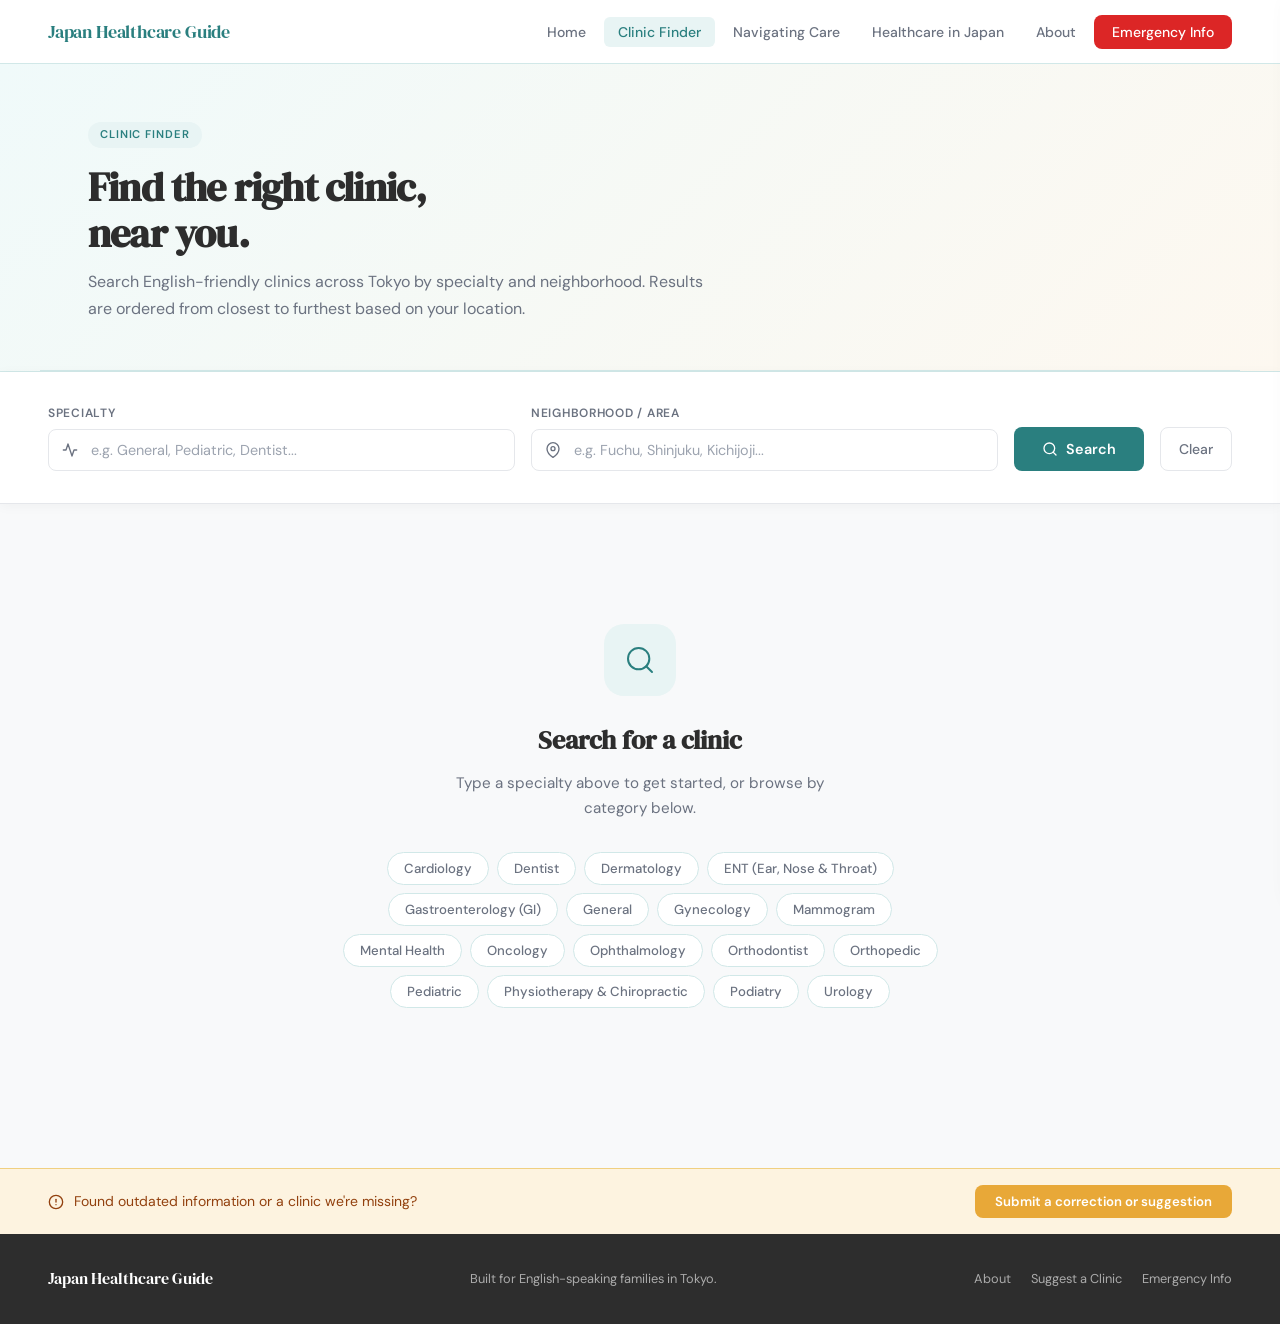
<file: clinic-finder.html>
<!DOCTYPE html>
<html lang="en">
<head>
  <meta charset="UTF-8"/>
  <meta name="viewport" content="width=device-width, initial-scale=1.0"/>
  <title>Clinic Finder — Japan Healthcare Guide</title>
  <link href="https://fonts.googleapis.com/css2?family=DM+Sans:wght@300;400;500;600&family=DM+Serif+Display&display=swap" rel="stylesheet"/>
  <style>
    *, *::before, *::after { box-sizing: border-box; margin: 0; padding: 0; }

    :root {
      --teal:        #2A7F7F;
      --teal-dark:   #1f6060;
      --teal-light:  #e8f4f4;
      --amber:       #E8A838;
      --amber-light: #fdf3e0;
      --white:       #F8F9FA;
      --charcoal:    #2D2D2D;
      --gray:        #6B7280;
      --gray-light:  #e5e7eb;
      --border:      #d1e8e8;
      --red:         #dc2626;
      --red-light:   #fee2e2;
      --green:       #388e3c;
      --green-light: #e8f5e9;
    }

    html { scroll-behavior: smooth; }

    body {
      font-family: 'DM Sans', sans-serif;
      background: var(--white);
      color: var(--charcoal);
      line-height: 1.6;
    }

    /* ── NAV ── */
    nav {
      position: sticky;
      top: 0;
      z-index: 100;
      background: #fff;
      border-bottom: 1px solid var(--border);
      display: flex;
      align-items: center;
      justify-content: space-between;
      padding: 0 48px;
      height: 64px;
    }

    .nav-logo {
      font-family: 'DM Serif Display', serif;
      font-size: 1.15rem;
      color: var(--teal);
      text-decoration: none;
      letter-spacing: -0.01em;
      white-space: nowrap;
    }

    .nav-links {
      display: flex;
      gap: 4px;
      list-style: none;
    }

    .nav-links a {
      text-decoration: none;
      color: var(--gray);
      font-size: 0.875rem;
      font-weight: 500;
      padding: 6px 14px;
      border-radius: 6px;
      transition: background 0.15s, color 0.15s;
      white-space: nowrap;
    }

    .nav-links a:hover { background: var(--teal-light); color: var(--teal); }
    .nav-links a.active { background: var(--teal-light); color: var(--teal); }

    .nav-cta {
      background: var(--red) !important;
      color: #fff !important;
      border-radius: 8px !important;
      padding: 8px 18px !important;
    }
    .nav-cta:hover { opacity: 0.9; }

    /* ── PAGE HEADER ── */
    .page-header {
      background: linear-gradient(135deg, #f0fafa 0%, #fdf8f0 100%);
      border-bottom: 1px solid var(--border);
      padding: 56px 48px 48px;
      max-width: 1200px;
      margin: 0 auto;
    }

    .page-header-inner {
      max-width: 640px;
    }

    .page-tag {
      display: inline-block;
      background: var(--teal-light);
      color: var(--teal);
      font-size: 0.7rem;
      font-weight: 600;
      letter-spacing: 0.08em;
      text-transform: uppercase;
      padding: 4px 12px;
      border-radius: 100px;
      margin-bottom: 16px;
    }

    .page-header h1 {
      font-family: 'DM Serif Display', serif;
      font-size: 2.5rem;
      line-height: 1.15;
      color: var(--charcoal);
      letter-spacing: -0.02em;
      margin-bottom: 12px;
    }

    .page-header p {
      font-size: 1rem;
      color: var(--gray);
      line-height: 1.7;
    }

    /* ── SEARCH PANEL ── */
    .search-wrapper {
      background: #fff;
      border-bottom: 1px solid var(--gray-light);
      padding: 32px 48px;
      position: sticky;
      top: 64px;
      z-index: 90;
      box-shadow: 0 2px 12px rgba(0,0,0,0.04);
    }

    .search-inner {
      max-width: 1200px;
      margin: 0 auto;
      display: flex;
      gap: 16px;
      align-items: flex-end;
      flex-wrap: wrap;
    }

    .search-field {
      display: flex;
      flex-direction: column;
      gap: 6px;
      flex: 1;
      min-width: 200px;
      position: relative;
    }

    .search-field label {
      font-size: 0.75rem;
      font-weight: 600;
      letter-spacing: 0.06em;
      text-transform: uppercase;
      color: var(--gray);
    }

    .search-input-wrap {
      position: relative;
    }

    .search-input-wrap svg {
      position: absolute;
      left: 14px;
      top: 50%;
      transform: translateY(-50%);
      color: var(--gray);
      pointer-events: none;
    }

    .search-field input {
      width: 100%;
      padding: 11px 14px 11px 42px;
      border: 1.5px solid var(--gray-light);
      border-radius: 8px;
      font-family: 'DM Sans', sans-serif;
      font-size: 0.9rem;
      color: var(--charcoal);
      background: #fff;
      transition: border-color 0.15s;
      outline: none;
    }

    .search-field input:focus { border-color: var(--teal); }
    .search-field input::placeholder { color: #9ca3af; }

    .dropdown {
      position: absolute;
      top: calc(100% + 4px);
      left: 0;
      right: 0;
      background: #fff;
      border: 1.5px solid var(--border);
      border-radius: 10px;
      box-shadow: 0 8px 32px rgba(0,0,0,0.1);
      z-index: 200;
      max-height: 280px;
      overflow-y: auto;
      display: none;
    }

    .dropdown.open { display: block; }

    .dropdown-item {
      padding: 10px 16px;
      font-size: 0.875rem;
      cursor: pointer;
      color: var(--charcoal);
      transition: background 0.1s;
      display: flex;
      align-items: center;
      gap: 10px;
    }

    .dropdown-item:hover, .dropdown-item.highlighted {
      background: var(--teal-light);
      color: var(--teal);
    }

    .dropdown-item .dot {
      width: 6px;
      height: 6px;
      border-radius: 50%;
      background: var(--teal);
      flex-shrink: 0;
    }

    .dropdown-empty {
      padding: 16px;
      font-size: 0.875rem;
      color: var(--gray);
      text-align: center;
    }

    .btn-search {
      background: var(--teal);
      color: #fff;
      padding: 11px 28px;
      border-radius: 8px;
      border: none;
      font-family: 'DM Sans', sans-serif;
      font-size: 0.9rem;
      font-weight: 600;
      cursor: pointer;
      transition: background 0.15s, transform 0.1s;
      white-space: nowrap;
      height: 44px;
      display: flex;
      align-items: center;
      gap: 8px;
    }

    .btn-search:hover { background: var(--teal-dark); transform: translateY(-1px); }

    .btn-clear {
      background: transparent;
      color: var(--gray);
      padding: 11px 18px;
      border-radius: 8px;
      border: 1.5px solid var(--gray-light);
      font-family: 'DM Sans', sans-serif;
      font-size: 0.875rem;
      font-weight: 500;
      cursor: pointer;
      transition: border-color 0.15s, color 0.15s;
      height: 44px;
    }

    .btn-clear:hover { border-color: var(--teal); color: var(--teal); }

    /* ── RESULTS AREA ── */
    .results-wrapper {
      max-width: 1200px;
      margin: 0 auto;
      padding: 40px 48px 80px;
    }

    .results-header {
      display: flex;
      align-items: center;
      justify-content: space-between;
      margin-bottom: 24px;
      flex-wrap: wrap;
      gap: 12px;
    }

    .results-count {
      font-size: 0.875rem;
      color: var(--gray);
    }

    .results-count strong {
      color: var(--charcoal);
      font-weight: 600;
    }

    .active-filters {
      display: flex;
      gap: 8px;
      flex-wrap: wrap;
    }

    .filter-tag {
      display: inline-flex;
      align-items: center;
      gap: 6px;
      background: var(--teal-light);
      color: var(--teal);
      font-size: 0.75rem;
      font-weight: 600;
      padding: 4px 10px;
      border-radius: 100px;
    }

    /* ── RESULTS SECTION HEADERS ── */
    .results-section-header {
      margin-bottom: 16px;
      margin-top: 4px;
    }

    .results-section-title {
      display: inline-flex;
      align-items: center;
      gap: 7px;
      font-size: 0.8rem;
      font-weight: 700;
      letter-spacing: 0.06em;
      text-transform: uppercase;
      padding: 6px 14px;
      border-radius: 100px;
    }

    .results-section-title.green { background: var(--green-light); color: var(--green); }
    .results-section-title.teal { background: var(--teal-light); color: var(--teal); }
    .results-section-title.gray { background: var(--gray-light); color: var(--gray); }

    .results-section-divider {
      border: none;
      border-top: 1px solid var(--gray-light);
      margin: 28px 0;
    }

    .no-local-msg {
      display: flex;
      align-items: flex-start;
      gap: 10px;
      background: var(--amber-light);
      border: 1.5px solid #fcd34d;
      border-radius: 10px;
      padding: 14px 18px;
      font-size: 0.875rem;
      color: #92400e;
      margin-bottom: 20px;
      line-height: 1.6;
    }

    .no-local-msg svg { flex-shrink: 0; margin-top: 2px; color: #92400e; }

    /* ── CLINIC CARDS ── */
    .clinic-grid {
      display: grid;
      grid-template-columns: repeat(2, 1fr);
      gap: 20px;
      margin-bottom: 4px;
    }

    .clinic-card {
      background: #fff;
      border: 1px solid var(--gray-light);
      border-radius: 14px;
      padding: 24px;
      text-decoration: none;
      color: inherit;
      transition: border-color 0.15s, box-shadow 0.15s, transform 0.1s;
      display: flex;
      flex-direction: column;
      gap: 0;
      cursor: pointer;
    }

    .clinic-card:hover {
      border-color: var(--teal);
      box-shadow: 0 6px 24px rgba(42,127,127,0.1);
      transform: translateY(-2px);
    }

    .clinic-card-top {
      display: flex;
      align-items: flex-start;
      justify-content: space-between;
      gap: 12px;
      margin-bottom: 12px;
    }

    .clinic-name {
      font-size: 1rem;
      font-weight: 600;
      color: var(--charcoal);
      line-height: 1.3;
    }

    .clinic-specialty-badge {
      display: inline-block;
      background: var(--teal-light);
      color: var(--teal);
      font-size: 0.7rem;
      font-weight: 600;
      padding: 3px 10px;
      border-radius: 100px;
      white-space: nowrap;
      flex-shrink: 0;
    }

    .clinic-meta {
      display: flex;
      flex-direction: column;
      gap: 6px;
      margin-bottom: 16px;
    }

    .clinic-meta-row {
      display: flex;
      align-items: center;
      gap: 8px;
      font-size: 0.825rem;
      color: var(--gray);
    }

    .clinic-meta-row svg { flex-shrink: 0; }

    .clinic-tags {
      display: flex;
      gap: 6px;
      flex-wrap: wrap;
      margin-bottom: 16px;
    }

    .clinic-tag {
      display: inline-flex;
      align-items: center;
      gap: 4px;
      font-size: 0.7rem;
      font-weight: 500;
      padding: 3px 8px;
      border-radius: 6px;
    }

    .tag-english { background: var(--green-light); color: var(--green); }
    .tag-insurance { background: var(--amber-light); color: #b45309; }
    .tag-note { background: #f3e8ff; color: #7c3aed; }

    .clinic-card-footer {
      display: flex;
      align-items: center;
      justify-content: space-between;
      padding-top: 14px;
      border-top: 1px solid var(--gray-light);
      margin-top: auto;
    }

    .verified-badge {
      display: flex;
      align-items: center;
      gap: 5px;
      font-size: 0.72rem;
      color: var(--gray);
    }

    .clinic-link-btn {
      font-size: 0.8rem;
      font-weight: 600;
      color: var(--teal);
      display: flex;
      align-items: center;
      gap: 4px;
    }

    /* ── EMPTY STATE ── */
    .empty-state {
      text-align: center;
      padding: 80px 24px;
      display: none;
    }

    .empty-state.show { display: block; }

    .empty-icon {
      width: 64px;
      height: 64px;
      background: var(--teal-light);
      border-radius: 16px;
      display: flex;
      align-items: center;
      justify-content: center;
      margin: 0 auto 20px;
    }

    .empty-state h3 {
      font-family: 'DM Serif Display', serif;
      font-size: 1.4rem;
      color: var(--charcoal);
      margin-bottom: 8px;
    }

    .empty-state p {
      font-size: 0.9rem;
      color: var(--gray);
      max-width: 360px;
      margin: 0 auto;
    }

    /* ── DEFAULT STATE (no search yet) ── */
    .default-state {
      text-align: center;
      padding: 80px 24px;
    }

    .default-icon {
      width: 72px;
      height: 72px;
      background: var(--teal-light);
      border-radius: 20px;
      display: flex;
      align-items: center;
      justify-content: center;
      margin: 0 auto 24px;
    }

    .default-state h3 {
      font-family: 'DM Serif Display', serif;
      font-size: 1.6rem;
      color: var(--charcoal);
      margin-bottom: 10px;
    }

    .default-state p {
      font-size: 0.95rem;
      color: var(--gray);
      max-width: 400px;
      margin: 0 auto 32px;
    }

    .specialty-pills {
      display: flex;
      gap: 8px;
      flex-wrap: wrap;
      justify-content: center;
      max-width: 600px;
      margin: 0 auto;
    }

    .specialty-pill-btn {
      padding: 7px 16px;
      border-radius: 100px;
      border: 1.5px solid var(--border);
      background: #fff;
      font-family: 'DM Sans', sans-serif;
      font-size: 0.825rem;
      font-weight: 500;
      color: var(--gray);
      cursor: pointer;
      transition: border-color 0.15s, color 0.15s, background 0.15s;
    }

    .specialty-pill-btn:hover {
      border-color: var(--teal);
      color: var(--teal);
      background: var(--teal-light);
    }

    /* ── SUBMIT CORRECTION ── */
    .correction-bar {
      background: var(--amber-light);
      border-top: 1px solid #f0d080;
      padding: 16px 48px;
      display: flex;
      align-items: center;
      justify-content: space-between;
      gap: 16px;
      flex-wrap: wrap;
    }

    .correction-bar-inner {
      max-width: 1200px;
      margin: 0 auto;
      width: 100%;
      display: flex;
      align-items: center;
      justify-content: space-between;
      gap: 16px;
      flex-wrap: wrap;
    }

    .correction-text {
      display: flex;
      align-items: center;
      gap: 10px;
      font-size: 0.875rem;
      color: #92400e;
    }

    .btn-correction {
      background: var(--amber);
      color: #fff;
      padding: 8px 20px;
      border-radius: 8px;
      border: none;
      font-family: 'DM Sans', sans-serif;
      font-size: 0.825rem;
      font-weight: 600;
      cursor: pointer;
      transition: opacity 0.15s;
      white-space: nowrap;
    }

    .btn-correction:hover { opacity: 0.9; }

    /* ── CLINIC DETAIL POPUP ── */
    .clinic-popup-overlay {
      position: fixed;
      inset: 0;
      background: rgba(0,0,0,0.5);
      z-index: 600;
      display: none;
      align-items: center;
      justify-content: center;
      padding: 24px;
      backdrop-filter: blur(2px);
    }

    .clinic-popup-overlay.open { display: flex; }

    .clinic-popup {
      background: #fff;
      border-radius: 20px;
      width: 100%;
      max-width: 680px;
      max-height: 88vh;
      overflow-y: auto;
      box-shadow: 0 24px 80px rgba(0,0,0,0.2);
      animation: popupIn 0.2s ease;
      position: relative;
      display: flex;
      flex-direction: column;
    }

    /* sticky header so name is always visible while scrolling */
    .clinic-popup-header {
      padding: 28px 28px 20px;
      border-bottom: 1px solid var(--gray-light);
      position: sticky;
      top: 0;
      background: #fff;
      z-index: 10;
      border-radius: 20px 20px 0 0;
    }

    /* map embed */
    .popup-map {
      width: 100%;
      height: 200px;
      border: none;
      border-radius: 10px;
      display: block;
    }

    .popup-map-section {
      display: flex;
      flex-direction: column;
      gap: 8px;
    }

    /* hours table */
    .popup-hours-table {
      width: 100%;
      border-collapse: collapse;
      font-size: 0.8rem;
    }

    .popup-hours-table tr { border-bottom: 1px solid var(--gray-light); }
    .popup-hours-table tr:last-child { border-bottom: none; }
    .popup-hours-table td { padding: 6px 0; }
    .popup-hours-table td:first-child { color: var(--gray); font-weight: 500; width: 90px; }
    .popup-hours-table td:last-child { color: var(--charcoal); }
    .popup-hours-closed { color: #dc2626 !important; }
    .popup-hours-english { color: var(--teal); font-weight: 600; }
    .popup-hours-note {
      font-size: 0.75rem;
      color: var(--gray);
      font-style: italic;
      margin-top: 6px;
      line-height: 1.5;
    }

    .clinic-popup-close {
      position: absolute;
      top: 20px;
      right: 20px;
      width: 32px;
      height: 32px;
      border-radius: 50%;
      background: var(--gray-light);
      border: none;
      cursor: pointer;
      display: flex;
      align-items: center;
      justify-content: center;
      transition: background 0.15s;
      flex-shrink: 0;
    }

    .clinic-popup-close:hover { background: #d1d5db; }

    .clinic-popup-name {
      font-family: 'DM Serif Display', serif;
      font-size: 1.5rem;
      color: var(--charcoal);
      letter-spacing: -0.02em;
      margin-bottom: 8px;
      padding-right: 40px;
    }

    .clinic-popup-badges {
      display: flex;
      gap: 8px;
      flex-wrap: wrap;
    }

    .clinic-popup-body {
      padding: 24px 28px;
      display: flex;
      flex-direction: column;
      gap: 20px;
    }

    .popup-section {
      display: flex;
      flex-direction: column;
      gap: 10px;
    }

    .popup-section-label {
      font-size: 0.68rem;
      font-weight: 700;
      letter-spacing: 0.1em;
      text-transform: uppercase;
      color: var(--gray);
      margin-bottom: 2px;
    }

    .popup-info-row {
      display: flex;
      align-items: flex-start;
      gap: 10px;
      font-size: 0.875rem;
      color: var(--charcoal);
      line-height: 1.5;
    }

    .popup-info-row svg { flex-shrink: 0; margin-top: 2px; color: var(--gray); }

    .popup-info-row a {
      color: var(--teal);
      text-decoration: none;
      font-weight: 500;
    }

    .popup-info-row a:hover { text-decoration: underline; }

    .popup-placeholder {
      font-size: 0.825rem;
      color: #9ca3af;
      font-style: italic;
    }

    .popup-divider {
      border: none;
      border-top: 1px solid var(--gray-light);
    }

    .popup-english-box {
      background: var(--green-light);
      border: 1px solid #86efac;
      border-radius: 10px;
      padding: 12px 16px;
      display: flex;
      align-items: flex-start;
      gap: 10px;
      font-size: 0.85rem;
      color: #166534;
      line-height: 1.6;
    }

    .popup-english-box svg { flex-shrink: 0; margin-top: 2px; }

    .popup-note-box {
      background: #f3e8ff;
      border: 1px solid #d8b4fe;
      border-radius: 10px;
      padding: 12px 16px;
      font-size: 0.825rem;
      color: #6b21a8;
      line-height: 1.6;
    }

    .popup-footer {
      padding: 16px 28px;
      border-top: 1px solid var(--gray-light);
      display: flex;
      align-items: center;
      justify-content: space-between;
      gap: 12px;
      flex-wrap: wrap;
      background: var(--white);
      border-radius: 0 0 20px 20px;
    }

    .popup-verified {
      font-size: 0.75rem;
      color: var(--gray);
      display: flex;
      align-items: center;
      gap: 5px;
    }

    .btn-popup-website {
      background: var(--teal);
      color: #fff;
      padding: 10px 20px;
      border-radius: 8px;
      text-decoration: none;
      font-size: 0.875rem;
      font-weight: 600;
      display: inline-flex;
      align-items: center;
      gap: 7px;
      transition: background 0.15s;
    }

    .btn-popup-website:hover { background: var(--teal-dark); }

    .btn-popup-correction {
      background: transparent;
      color: var(--gray);
      padding: 10px 16px;
      border-radius: 8px;
      border: 1.5px solid var(--gray-light);
      font-family: 'DM Sans', sans-serif;
      font-size: 0.825rem;
      cursor: pointer;
      transition: border-color 0.15s, color 0.15s;
    }

    .btn-popup-correction:hover { border-color: var(--teal); color: var(--teal); }

    /* ── CORRECTION MODAL ── */
    .modal-overlay {
      position: fixed;
      inset: 0;
      background: rgba(0,0,0,0.4);
      z-index: 500;
      display: none;
      align-items: center;
      justify-content: center;
      padding: 24px;
    }

    .modal-overlay.open { display: flex; }

    .modal {
      background: #fff;
      border-radius: 16px;
      padding: 36px;
      max-width: 480px;
      width: 100%;
      box-shadow: 0 20px 60px rgba(0,0,0,0.15);
    }

    .modal h3 {
      font-family: 'DM Serif Display', serif;
      font-size: 1.4rem;
      color: var(--charcoal);
      margin-bottom: 6px;
    }

    .modal p {
      font-size: 0.875rem;
      color: var(--gray);
      margin-bottom: 24px;
    }

    .modal-field {
      display: flex;
      flex-direction: column;
      gap: 6px;
      margin-bottom: 16px;
    }

    .modal-field label {
      font-size: 0.75rem;
      font-weight: 600;
      letter-spacing: 0.06em;
      text-transform: uppercase;
      color: var(--gray);
    }

    .modal-field input,
    .modal-field select,
    .modal-field textarea {
      padding: 10px 14px;
      border: 1.5px solid var(--gray-light);
      border-radius: 8px;
      font-family: 'DM Sans', sans-serif;
      font-size: 0.875rem;
      color: var(--charcoal);
      outline: none;
      transition: border-color 0.15s;
    }

    .modal-field input:focus,
    .modal-field select:focus,
    .modal-field textarea:focus { border-color: var(--teal); }

    .modal-field textarea { resize: vertical; min-height: 90px; }

    .modal-actions {
      display: flex;
      gap: 10px;
      margin-top: 24px;
    }

    .btn-modal-submit {
      flex: 1;
      background: var(--teal);
      color: #fff;
      padding: 11px;
      border-radius: 8px;
      border: none;
      font-family: 'DM Sans', sans-serif;
      font-size: 0.875rem;
      font-weight: 600;
      cursor: pointer;
      transition: background 0.15s;
    }

    .btn-modal-submit:hover { background: var(--teal-dark); }

    .btn-modal-cancel {
      background: transparent;
      color: var(--gray);
      padding: 11px 20px;
      border-radius: 8px;
      border: 1.5px solid var(--gray-light);
      font-family: 'DM Sans', sans-serif;
      font-size: 0.875rem;
      cursor: pointer;
    }

    /* ── FOOTER ── */
    footer {
      background: var(--charcoal);
      color: rgba(255,255,255,0.6);
      padding: 32px 48px;
      display: flex;
      align-items: center;
      justify-content: space-between;
      font-size: 0.8rem;
      flex-wrap: wrap;
      gap: 16px;
    }

    footer a { color: rgba(255,255,255,0.6); text-decoration: none; }
    footer a:hover { color: #fff; }

    .footer-logo {
      font-family: 'DM Serif Display', serif;
      font-size: 1rem;
      color: #fff;
    }

    /* ── RESPONSIVE ── */
    
    /* ── MOBILE NAV ── */
    .hamburger {
      display: none;
      flex-direction: column;
      gap: 5px;
      cursor: pointer;
      padding: 6px;
      border: none;
      background: transparent;
      z-index: 200;
    }

    .hamburger span {
      display: block;
      width: 22px;
      height: 2px;
      background: var(--charcoal);
      border-radius: 2px;
      transition: all 0.25s ease;
    }

    .hamburger.open span:nth-child(1) { transform: translateY(7px) rotate(45deg); }
    .hamburger.open span:nth-child(2) { opacity: 0; }
    .hamburger.open span:nth-child(3) { transform: translateY(-7px) rotate(-45deg); }

    .mobile-sidebar {
      position: fixed;
      top: 0;
      right: -280px;
      width: 260px;
      height: 100vh;
      background: #fff;
      box-shadow: -4px 0 24px rgba(0,0,0,0.12);
      z-index: 999;
      transition: right 0.28s ease;
      display: flex;
      flex-direction: column;
      padding: 0;
    }

    .mobile-sidebar.open { right: 0; }

    .mobile-sidebar-header {
      display: flex;
      align-items: center;
      justify-content: space-between;
      padding: 20px 20px 16px;
      border-bottom: 1px solid var(--gray-light);
    }

    .mobile-sidebar-logo {
      font-family: 'DM Serif Display', serif;
      font-size: 1rem;
      color: var(--teal);
      text-decoration: none;
    }

    .mobile-sidebar-close {
      width: 32px;
      height: 32px;
      border-radius: 50%;
      background: var(--gray-light);
      border: none;
      cursor: pointer;
      display: flex;
      align-items: center;
      justify-content: center;
      transition: background 0.15s;
    }

    .mobile-sidebar-close:hover { background: #d1d5db; }

    .mobile-sidebar-links {
      display: flex;
      flex-direction: column;
      padding: 12px 12px;
      flex: 1;
      overflow-y: auto;
      gap: 2px;
    }

    .mobile-sidebar-links a {
      text-decoration: none;
      color: var(--charcoal);
      font-size: 0.95rem;
      font-weight: 500;
      padding: 12px 14px;
      border-radius: 8px;
      transition: background 0.15s, color 0.15s;
    }

    .mobile-sidebar-links a:hover { background: var(--teal-light); color: var(--teal); }
    .mobile-sidebar-links a.active { background: var(--teal-light); color: var(--teal); font-weight: 600; }

    .mobile-sidebar-links .sidebar-cta {
      background: var(--red) !important;
      color: #fff !important;
      margin-top: 8px;
      text-align: center;
    }

    .mobile-overlay {
      position: fixed;
      inset: 0;
      background: rgba(0,0,0,0.4);
      z-index: 998;
      display: none;
      backdrop-filter: blur(1px);
    }

    .mobile-overlay.open { display: block; }

    @media (max-width: 900px) {
      .nav-links { display: none; }
      .hamburger { display: flex; }
    }

    @media (max-width: 900px) {
      nav { padding: 0 24px; }
      .nav-links { display: none; }
      .page-header { padding: 40px 24px 32px; }
      .search-wrapper { padding: 20px 24px; }
      .results-wrapper { padding: 24px 24px 60px; }
      .clinic-grid { grid-template-columns: 1fr; }
      .correction-bar { padding: 16px 24px; }
      footer { padding: 24px; flex-direction: column; text-align: center; }
    }
  </style>
</head>
<body>

<!-- NAV -->
<nav>
  <a href="/" class="nav-logo">Japan Healthcare Guide</a>
  <ul class="nav-links">
    <li><a href="/">Home</a></li>
    <li><a href="/clinic-finder" class="active">Clinic Finder</a></li>
    <li><a href="/navigating-care">Navigating Care</a></li>
    <li><a href="/healthcare-in-japan">Healthcare in Japan</a></li>
    <li><a href="/about">About</a></li>
    <li><a href="/emergency" class="nav-cta">Emergency Info</a></li>
  </ul>
    <button class="hamburger" id="hamburgerBtn" onclick="toggleSidebar()" aria-label="Open menu">
      <span></span><span></span><span></span>
    </button>
  </nav>

  <!-- MOBILE SIDEBAR -->
  <div class="mobile-overlay" id="mobileOverlay" onclick="closeSidebar()"></div>
  <div class="mobile-sidebar" id="mobileSidebar">
    <div class="mobile-sidebar-header">
      <a href="/" class="mobile-sidebar-logo">Japan Healthcare Guide</a>
      <button class="mobile-sidebar-close" onclick="closeSidebar()">
        <svg width="13" height="13" viewBox="0 0 24 24" fill="none" stroke="currentColor" stroke-width="2.5" stroke-linecap="round" stroke-linejoin="round"><line x1="18" y1="6" x2="6" y2="18"/><line x1="6" y1="6" x2="18" y2="18"/></svg>
      </button>
    </div>
    <div class="mobile-sidebar-links">
      <a href="/">Home</a>
      <a href="/clinic-finder" class="active">Clinic Finder</a>
      <a href="/navigating-care">Navigating Care</a>
      <a href="/healthcare-in-japan">Healthcare in Japan</a>
      <a href="/about">About</a>
      <a href="/emergency" class="sidebar-cta">Emergency Info</a>
    </div>
  </div>
<!-- PAGE HEADER -->
<div style="background: linear-gradient(135deg, #f0fafa 0%, #fdf8f0 100%); border-bottom: 1px solid var(--border);">
  <div class="page-header">
    <div class="page-header-inner">
      <span class="page-tag">Clinic Finder</span>
      <h1>Find the right clinic,<br>near you.</h1>
      <p>Search English-friendly clinics across Tokyo by specialty and neighborhood. Results are ordered from closest to furthest based on your location.</p>
    </div>
  </div>
</div>

<!-- SEARCH PANEL -->
<div class="search-wrapper">
  <div class="search-inner">

    <!-- Specialty -->
    <div class="search-field" id="specialtyField">
      <label>Specialty</label>
      <div class="search-input-wrap">
        <svg width="16" height="16" viewBox="0 0 24 24" fill="none" stroke="currentColor" stroke-width="2" stroke-linecap="round" stroke-linejoin="round"><path d="M22 12h-4l-3 9L9 3l-3 9H2"/></svg>
        <input type="text" id="specialtyInput" placeholder="e.g. General, Pediatric, Dentist..." autocomplete="off"/>
      </div>
      <div class="dropdown" id="specialtyDropdown"></div>
    </div>

    <!-- Location -->
    <div class="search-field" id="locationField">
      <label>Neighborhood / Area</label>
      <div class="search-input-wrap">
        <svg width="16" height="16" viewBox="0 0 24 24" fill="none" stroke="currentColor" stroke-width="2" stroke-linecap="round" stroke-linejoin="round"><path d="M21 10c0 7-9 13-9 13s-9-6-9-13a9 9 0 0 1 18 0z"/><circle cx="12" cy="10" r="3"/></svg>
        <input type="text" id="locationInput" placeholder="e.g. Fuchu, Shinjuku, Kichijoji..." autocomplete="off"/>
      </div>
      <div class="dropdown" id="locationDropdown"></div>
    </div>

    <button class="btn-search" onclick="runSearch()">
      <svg width="16" height="16" viewBox="0 0 24 24" fill="none" stroke="currentColor" stroke-width="2" stroke-linecap="round" stroke-linejoin="round"><circle cx="11" cy="11" r="8"/><line x1="21" y1="21" x2="16.65" y2="16.65"/></svg>
      Search
    </button>
    <button class="btn-clear" onclick="clearSearch()">Clear</button>
  </div>
</div>

<!-- RESULTS -->
<div class="results-wrapper">
  <div id="defaultState" class="default-state">
    <div class="default-icon">
      <svg width="32" height="32" viewBox="0 0 24 24" fill="none" stroke="#2A7F7F" stroke-width="1.5" stroke-linecap="round" stroke-linejoin="round"><circle cx="11" cy="11" r="8"/><line x1="21" y1="21" x2="16.65" y2="16.65"/></svg>
    </div>
    <h3>Search for a clinic</h3>
    <p>Type a specialty above to get started, or browse by category below.</p>
    <div class="specialty-pills" id="specialtyPills"></div>
  </div>

  <div id="resultsSection" style="display:none;">
    <div class="results-header">
      <p class="results-count" id="resultsCount"></p>
      <div class="active-filters" id="activeFilters"></div>
    </div>
    <div class="clinic-grid" id="clinicGrid"></div>
    <div class="empty-state" id="emptyState">
      <div class="empty-icon">
        <svg width="28" height="28" viewBox="0 0 24 24" fill="none" stroke="#2A7F7F" stroke-width="1.5" stroke-linecap="round" stroke-linejoin="round"><circle cx="11" cy="11" r="8"/><line x1="21" y1="21" x2="16.65" y2="16.65"/></svg>
      </div>
      <h3>No clinics found</h3>
      <p>Try a different specialty or location. You can also browse all clinics by clearing your filters.</p>
    </div>
  </div>
</div>

<!-- SUBMIT CORRECTION BAR -->
<div class="correction-bar">
  <div class="correction-bar-inner">
    <div class="correction-text">
      <svg width="16" height="16" viewBox="0 0 24 24" fill="none" stroke="#92400e" stroke-width="2" stroke-linecap="round" stroke-linejoin="round"><circle cx="12" cy="12" r="10"/><line x1="12" y1="8" x2="12" y2="12"/><line x1="12" y1="16" x2="12.01" y2="16"/></svg>
      Found outdated information or a clinic we're missing?
    </div>
    <button class="btn-correction" onclick="openModal()">Submit a correction or suggestion</button>
  </div>
</div>

  <div class="clinic-popup-overlay" id="clinicPopupOverlay" onclick="handlePopupOverlayClick(event)">
    <div class="clinic-popup" id="clinicPopup">
      <div class="clinic-popup-header">
        <button class="clinic-popup-close" onclick="closeClinicPopup()">
          <svg width="14" height="14" viewBox="0 0 24 24" fill="none" stroke="currentColor" stroke-width="2.5" stroke-linecap="round" stroke-linejoin="round"><line x1="18" y1="6" x2="6" y2="18"/><line x1="6" y1="6" x2="18" y2="18"/></svg>
        </button>
        <div class="clinic-popup-name" id="popupName"></div>
        <div class="clinic-popup-badges" id="popupBadges"></div>
      </div>
      <div class="clinic-popup-body" id="popupBody"></div>
      <div class="popup-footer" id="popupFooter"></div>
    </div>
  </div>

  <div class="modal-overlay" id="modalOverlay" onclick="handleOverlayClick(event)">
    <div class="modal">
      <h3>Submit a correction</h3>
      <p>Help keep this guide accurate. Let us know what needs updating or what we're missing.</p>
      <div id="formSuccess" style="display:none; background:var(--green-light); border:1px solid #86efac; border-radius:10px; padding:16px; font-size:0.875rem; color:var(--green); margin-bottom:16px;">
        Thank you — your correction has been submitted. We review submissions regularly and will update the guide accordingly.
      </div>
      <div id="formError" style="display:none; background:var(--red-light); border:1px solid #fca5a5; border-radius:10px; padding:12px; font-size:0.825rem; color:var(--red); margin-bottom:16px;"></div>
      <div id="formFields">
        <form id="correctionForm">
          <div class="modal-field">
            <label>Type</label>
            <select>
              <option>Incorrect information on an existing clinic</option>
              <option>Clinic is permanently closed</option>
              <option>Suggest a new clinic to add</option>
              <option>English support status has changed</option>
              <option>Other</option>
            </select>
          </div>
          <div class="modal-field">
            <label>Clinic name</label>
            <input type="text" placeholder="Name of the clinic"/>
          </div>
          <div class="modal-field">
            <label>Details</label>
            <textarea placeholder="Describe what needs to be updated or corrected..."></textarea>
          </div>
          <div class="modal-field">
            <label>Your email (optional)</label>
            <input type="email" placeholder="So we can follow up if needed"/>
          </div>
        </form>
      </div>
      <div class="modal-actions">
        <button class="btn-modal-cancel" onclick="closeModal()">Cancel</button>
        <button class="btn-modal-submit" id="btnModalSubmit" onclick="submitCorrection()">Submit</button>
      </div>
    </div>
  </div>

<!-- FOOTER -->
<footer>
  <span class="footer-logo">Japan Healthcare Guide</span>
  <span>Built for English-speaking families in Tokyo.</span>
  <div style="display:flex; gap: 20px;">
    <a href="/about">About</a>
    <a href="/clinic-finder">Suggest a Clinic</a>
    <a href="/emergency">Emergency Info</a>
  </div>
</footer>

<script>
  // ── CLINIC DATA ──
  const clinics = [
    // General / Multi-Specialty
    { name: "Asahicho Clinic", specialty: ["General","Cardiology"], location: "Fuchu", address: "Fuchu, Tokyo", website: "http://www.asahichou-cl.com/", englishNote: "English support available", insurance: true },
    { name: "Ehara Clinic", specialty: ["General","Pediatric"], location: "Fuchu", address: "Fuchu, Tokyo", website: "https://eharaclinic.com/", englishNote: "English support available", insurance: true },
    { name: "Medilocus", specialty: ["General"], location: "Otemachi", address: "Otemachi, Chiyoda, Tokyo", website: "https://medilocus.luke.ac.jp/", englishNote: "English support available", insurance: true },
    { name: "Shimazu Medical", specialty: ["General"], location: "Shimokitazawa", address: "Shimokitazawa, Setagaya, Tokyo", website: "https://www.shimazu-med.com/", englishNote: "English support available", insurance: true },
    { name: "Musashinooka Family Clinic", specialty: ["General"], location: "Musashino", address: "Musashino, Tokyo", website: "https://musashino-hills.com/", englishNote: "English support available", insurance: true },
    { name: "Koganei Family Clinic", specialty: ["General"], location: "Koganei", address: "Koganei, Tokyo", website: "https://koganei-family-cl.com/", englishNote: "English support available", insurance: true },
    { name: "IUHW Mita Hospital", specialty: ["General"], location: "Hiroo", address: "Azabu / Hiroo, Minato, Tokyo", website: "https://mita.iuhw.ac.jp/english/", englishNote: "English support available", insurance: true },
    { name: "Japanese Red Cross Medical Center", specialty: ["General"], location: "Hiroo", address: "Azabu / Hiroo, Shibuya, Tokyo", website: "https://www.med.jrc.or.jp/", englishNote: "English support available", insurance: true },
    { name: "Tokyo Metropolitan Hiroo Hospital", specialty: ["General"], location: "Hiroo", address: "Azabu / Hiroo, Shibuya, Tokyo", website: "https://www.tmhp.jp/hiroo/", englishNote: "English support available", insurance: true },
    { name: "NTT Medical Center Tokyo", specialty: ["General"], location: "Shinagawa", address: "Shinagawa / Shirokane, Tokyo", website: "https://www.nmct.ntt-east.co.jp/en/", englishNote: "English support available", insurance: true },
    { name: "Sanno Hospital", specialty: ["General"], location: "Aoyama", address: "Aoyama, Minato, Tokyo", website: "https://www.sannoclc.or.jp/hospital/english/", englishNote: "English support available", insurance: true },
    { name: "St. Luke's International Hospital", specialty: ["General"], location: "Tsukiji", address: "Ginza / Tsukiji, Chuo, Tokyo", website: "https://hospital.luke.ac.jp/eng/index.html", englishNote: "Full English service available", insurance: true },
    { name: "Tokyo Medical University Hospital", specialty: ["General"], location: "Shinjuku", address: "Shinjuku, Tokyo", website: "https://www.tokyo-med.ac.jp/", englishNote: "English support available", insurance: true },
    { name: "National Center for Global Health and Medicine", specialty: ["General"], location: "Shinjuku", address: "Shinjuku, Tokyo", website: "https://www.ncgm.go.jp/", englishNote: "English support available", insurance: true },
    { name: "Kameda Kyobashi Clinic", specialty: ["General"], location: "Chuo", address: "Central Tokyo, Chuo", website: "https://medical.kameda.com/kyobashi/en/", englishNote: "English support available", insurance: true },
    { name: "Tokyo Midtown Clinic", specialty: ["General"], location: "Roppongi", address: "Roppongi, Minato, Tokyo", website: "https://www.tokyomidtown-mc.jp/en/", englishNote: "English support available", insurance: true },
    // General Practice / Internal Medicine
    { name: "Hiroo International Clinic", specialty: ["General"], location: "Hiroo", address: "Azabu / Hiroo, Shibuya, Tokyo", website: "http://www.hiroo-ic.com", englishNote: "Fully English-speaking", insurance: true },
    { name: "International Health Care Clinic", specialty: ["General"], location: "Shimbashi", address: "Shimbashi, Minato, Tokyo", website: "https://www.ihcc.jp/", englishNote: "English support available", insurance: true },
    { name: "American Clinic Tokyo", specialty: ["General"], location: "Akasaka", address: "Akasaka / Yotsuya, Minato, Tokyo", website: "https://www.americanclinictokyo.com/", englishNote: "Fully English-speaking", insurance: true },
    { name: "Sendagaya International Clinic", specialty: ["General"], location: "Shinjuku", address: "Central Tokyo, Shinjuku", website: "https://www.sendagaya-ic.com/en/index.html", englishNote: "English support available", insurance: true },
    { name: "Hibiya Clinic", specialty: ["General"], location: "Hibiya", address: "Marunouchi / Hibiya, Chiyoda, Tokyo", website: "https://hibiya-clinic.com/", englishNote: "English support available", insurance: true },
    { name: "National Medical Clinic", specialty: ["General"], location: "Hiroo", address: "Azabu / Hiroo, Minato, Tokyo", website: "https://nationalmedical.jp/", englishNote: "Fully English-speaking", insurance: true },
    { name: "Shinagawa East Clinic", specialty: ["General"], location: "Shinagawa", address: "Shinagawa / Shirokane, Tokyo", website: "https://e-clinic.gr.jp/", englishNote: "English support available", insurance: true },
    { name: "Tokyo Station International Clinic", specialty: ["General"], location: "Chuo", address: "Yaesu, Chuo, Tokyo", website: "https://www.international-clinic.tokyo/", englishNote: "English support available", insurance: true },
    { name: "Tokyo Medical and Surgical Clinic", specialty: ["General","Gastroenterology (GI)"], location: "Shiba", address: "Shiba, Minato, Tokyo", website: "https://www.tmsc.jp/", englishNote: "Fully English-speaking", insurance: true },
    { name: "Biotope Clinic", specialty: ["General"], location: "Shiba", address: "Minato / Shiba, Tokyo", website: "https://biotopeclinic.com/", englishNote: "English support available", insurance: true },
    // Pediatric
    { name: "Fujimoto Kodomo Clinic", specialty: ["Pediatric"], location: "Mitaka", address: "Mitaka, Tokyo", website: "https://www.fujimoto-c.com/", englishNote: "English support available", insurance: true },
    { name: "Akiyama Kodomo Clinic", specialty: ["Pediatric"], location: "Tokyo", address: "Tokyo", website: "https://www.akiyamakodomo.com/", englishNote: "English support available", insurance: true },
    { name: "Kaede Clinic", specialty: ["Pediatric"], location: "Mitaka", address: "Mitaka, Tokyo", website: "https://kaede-kodomo.jp/", englishNote: "English support available", insurance: true },
    { name: "Numata Medical Clinic", specialty: ["Pediatric"], location: "Musashino", address: "Musashino, Tokyo", website: "https://www.numatamedical.com/", englishNote: "English support available", insurance: true },
    // Orthopedic
    { name: "Nakajima Orthopedic", specialty: ["Orthopedic"], location: "Fuchu", address: "Shiraitodai, Fuchu, Tokyo", website: "https://nakajima-seikei.com/", englishNote: "English support available", insurance: true },
    { name: "Yamate Clinic", specialty: ["Orthopedic"], location: "Shimokitazawa", address: "Shimokitazawa, Setagaya, Tokyo", website: "http://www.yamateclinic.jp/", englishNote: "English support available", insurance: true },
    { name: "Nishiwaseda Ortho Knee Specialist", specialty: ["Orthopedic"], location: "Tokyo", address: "Tokyo", website: "http://www.nos-arts.com/", englishNote: "English support available", insurance: true },
    { name: "TAO Clinic", specialty: ["Orthopedic"], location: "Tokyo", address: "Tokyo", website: "https://tao-clinic.jp/", englishNote: "English support available", insurance: true },
    // Dentist
    { name: "Higashikoganei Ekimae Dental Clinic", specialty: ["Dentist"], location: "Higashi-Koganei", address: "Higashi-Koganei, Tokyo", website: "https://www.higashikoganei-shika.com/", englishNote: "English support available", insurance: true },
    { name: "Narumi Dental Clinic", specialty: ["Dentist"], location: "Kichijoji", address: "Kichijoji, Musashino, Tokyo", website: "https://musashino-dental.or.jp/", englishNote: "English support available", insurance: true },
    { name: "Orion Dental", specialty: ["Dentist"], location: "Shiodome", address: "Shiodome, Minato, Tokyo", website: "https://www.orion-shiodome.com/", englishNote: "English support available", insurance: true },
    { name: "The English Speaking Dentist Tokyo", specialty: ["Dentist"], location: "Yaesu", address: "Yaesu, Chuo, Tokyo", website: "https://ryodental.com/", englishNote: "Fully English-speaking", insurance: true },
    { name: "NOBU Restorative Dental Office", specialty: ["Dentist"], location: "Yaesu", address: "Yaesu, Chuo, Tokyo", website: "https://nobu-dental.com/", englishNote: "English support available", insurance: true },
    { name: "Ambassador Dental Office Tokyo", specialty: ["Dentist"], location: "Roppongi", address: "Roppongi, Minato, Tokyo", website: "https://www.tokyodentist.com/", englishNote: "English support available", insurance: true },
    { name: "Azabudai United Dental Office Tokyo", specialty: ["Dentist"], location: "Hiroo", address: "Azabu / Hiroo, Minato, Tokyo", website: "https://www.uniteddentaloffice.com/", englishNote: "English support available", insurance: true },
    { name: "Azabujuban Cler Dental Clinic", specialty: ["Dentist"], location: "Hiroo", address: "Azabujuban, Minato, Tokyo", website: "https://www.instagram.com/clerdentalazabujuban/", englishNote: "English support available", insurance: true },
    { name: "Fujimoto International Dental Clinic", specialty: ["Dentist"], location: "Tsukiji", address: "Ginza / Tsukiji, Chuo, Tokyo", website: "https://fujimoto-dental.jp/", englishNote: "English support available", insurance: true },
    { name: "Inaba Dental Office", specialty: ["Dentist"], location: "Shinjuku", address: "Shinjuku, Tokyo", website: "https://www.inaba-dental.jp/", englishNote: "English support available", insurance: true },
    { name: "Tokyo Clinic Dental Office", specialty: ["Dentist"], location: "Shiba", address: "Shiba, Minato, Tokyo", website: "https://www.tcdo.jp/jp/index.html", englishNote: "English support available", insurance: true },
    { name: "Trust Dental Clinic", specialty: ["Dentist"], location: "Harajuku", address: "Harajuku / Omotesando, Shibuya, Tokyo", website: "https://www.trustdental.jp/", englishNote: "English support available", insurance: true },
    // Orthodontist
    { name: "Aspen Clinic", specialty: ["Orthodontist"], location: "Kichijoji", address: "Kichijoji, Musashino, Tokyo", website: "https://www.aspen-shika.jp/english/", englishNote: "English website available", insurance: true },
    { name: "Dr. Kaku's Office", specialty: ["Orthodontist","Dentist"], location: "Hiroo", address: "Azabu / Hiroo & Yoyogi-Uehara, Tokyo", website: "https://drskaku.com/ja.html", englishNote: "English support available", insurance: true },
    // Dermatology
    { name: "Kondo Dermatology", specialty: ["Dermatology"], location: "Koganei", address: "Shin-Koganei, Tokyo", website: "https://www.tcda.jp/kondo/", englishNote: "English support available", insurance: true },
    { name: "Okamura Dermatology", specialty: ["Dermatology"], location: "Higashi-Koganei", address: "Higashi-Koganei, Tokyo", website: "https://www.tcda.jp/okamura/", englishNote: "English support available", insurance: true },
    { name: "Hira Dermatology", specialty: ["Dermatology"], location: "Shimokitazawa", address: "Shimokitazawa, Setagaya, Tokyo", website: "https://hira-clinic.com/", englishNote: "English support available", insurance: true },
    { name: "Hanafusa Dermatology", specialty: ["Dermatology"], location: "Mitaka", address: "Mitaka and several locations, Tokyo", website: "https://mitakahifu.com/kugayama/", englishNote: "English support available", insurance: true },
    { name: "Takadanobaba Dermatology Clinic", specialty: ["Dermatology"], location: "Takadanobaba", address: "Takadanobaba, Shinjuku, Tokyo", website: "https://takadanobaba-derm.com/", englishNote: "English support available", insurance: true },
    { name: "Garden Clinic Hiroo", specialty: ["Dermatology"], location: "Hiroo", address: "Azabu / Hiroo, Shibuya, Tokyo", website: "https://gardenclinic-hiroo.com/", englishNote: "English support available", insurance: true },
    { name: "Maiko Skin Surgery Clinic Minami Aoyama", specialty: ["Dermatology"], location: "Aoyama", address: "Aoyama, Minato, Tokyo", website: "https://www.maiko-skin.com/", englishNote: "English support available", insurance: true },
    { name: "Tokyo Skin Clinic", specialty: ["Dermatology"], location: "Roppongi", address: "Roppongi, Minato, Tokyo", website: "https://tokyoskinclinic.com/", englishNote: "English support available", insurance: true },
    { name: "Takasu Clinic Ginza", specialty: ["Dermatology"], location: "Ginza", address: "Ginza / Tsukiji, Chuo, Tokyo", website: "https://www.takasu.co.jp/", englishNote: "English support available", insurance: true },
    // Mammogram
    { name: "Mammaria", specialty: ["Mammogram"], location: "Tsukiji", address: "Tsukiji / Tachikawa, Tokyo", website: "https://www.mammaria.jp/", englishNote: "English support available", insurance: true },
    // Gynecology
    { name: "Azuma-Motomachi Clinic", specialty: ["Gynecology"], location: "Kokubunji", address: "Kokubunji, Tokyo", website: "https://kokubunji-ladies.com/", englishNote: "English support available", insurance: true },
    { name: "Shimodaira Clinic", specialty: ["Gynecology"], location: "Higashi-Koenji", address: "Higashi-Koenji, Suginami, Tokyo", website: "https://www.shimodaira-ladies.com/", englishNote: "English support available", insurance: true },
    { name: "Higashi Fuchu Hospital", specialty: ["Gynecology"], location: "Fuchu", address: "Higashi Fuchu, Tokyo", website: "https://www.higashifuchu-hp.jp/", englishNote: "English support available", insurance: true },
    { name: "Kichijoji Ladies Clinic", specialty: ["Gynecology"], location: "Kichijoji", address: "Kichijoji, Musashino, Tokyo", website: "https://kichijyoji-ladies.com/", englishNote: "English speaker available Thursdays", insurance: true, note: "English speaker on Thursdays" },
    { name: "Shimodaira Ladies Clinic", specialty: ["Gynecology"], location: "Koenji", address: "Koenji, Tokyo", website: "https://www.shimodaira-ladies.com/", englishNote: "Doctor speaks English", insurance: true, note: "Doctor speaks English — always able to communicate" },
    { name: "Kirin Women's Clinic", specialty: ["Gynecology"], location: "Mitaka", address: "Mitaka, Tokyo", website: "https://kirin-womens-clinic.com/musashino/", englishNote: "English available Wed PM & Thu", insurance: true, note: "English speaker Wed afternoon, Thu AM/PM" },
    { name: "Sayaka Women's Health", specialty: ["Gynecology"], location: "Hiroo", address: "Hiroo, Minato, Tokyo", website: "https://www.sayaka-cl.jp/english", englishNote: "English website available", insurance: true },
    { name: "Aiiku Clinic International Unit", specialty: ["Gynecology"], location: "Hiroo", address: "Azabu / Hiroo, Minato, Tokyo", website: "https://www.aiiku.net/clinic/departments/international-unit/", englishNote: "English support available", insurance: true },
    { name: "Fertility Clinic Tokyo", specialty: ["Gynecology"], location: "Shibuya", address: "Shibuya, Tokyo", website: "https://fert-tokyo.jp/", englishNote: "English support available", insurance: true },
    { name: "Tokyo Women's Clinic", specialty: ["Gynecology"], location: "Roppongi", address: "Roppongi, Minato, Tokyo", website: "https://www.sbc-ladies.com/", englishNote: "English support available", insurance: true },
    { name: "Yoga Ladies Clinic", specialty: ["Gynecology"], location: "Setagaya", address: "Setagaya, Tokyo", website: "http://www.11yoga-lady.com/", englishNote: "English support available", insurance: true },
    // Urology
    { name: "Fuchu Aoba Clinic", specialty: ["Urology"], location: "Fuchu", address: "Higashi Fuchu, Tokyo", website: "https://mirai-mg.com/fuchu/", englishNote: "English support available", insurance: true },
    { name: "Ohori International Hospital", specialty: ["Urology"], location: "Mitaka", address: "Mitaka, Tokyo", website: "https://www.tmhp.jp/okubo/index.html", englishNote: "International hospital", insurance: true },
    // Gastroenterology
    { name: "Toranomon Clinic", specialty: ["Gastroenterology (GI)"], location: "Toranomon", address: "Toranomon, Minato, Tokyo", website: "https://akatora-clinic.com/", englishNote: "English support available", insurance: true },
    { name: "Think Park Internal Medical Clinic", specialty: ["Gastroenterology (GI)"], location: "Shinagawa", address: "Shinagawa, Tokyo", website: "http://www.thinkparkclinic.com/", englishNote: "English support available", insurance: true },
    { name: "Kichijoji Medical Clinic", specialty: ["Gastroenterology (GI)"], location: "Kichijoji", address: "Kichijoji, Musashino, Tokyo", website: "https://www.kichijoji-clinic.com/gastroenterology/", englishNote: "English support available", insurance: true },
    { name: "Seventh Day Adventist Hospital", specialty: ["Gastroenterology (GI)"], location: "Ogikubo", address: "Ogikubo, Suginami, Tokyo", website: "https://www.tokyoeisei.com/", englishNote: "English support available", insurance: true },
    { name: "Shiba Coloproctological Clinic", specialty: ["Gastroenterology (GI)"], location: "Shiba", address: "Shiba, Minato, Tokyo", website: "https://shibaangel.com/", englishNote: "English support available", insurance: true },
    // ENT
    { name: "Musashisakai ENT", specialty: ["ENT (Ear, Nose & Throat)"], location: "Musashisakai", address: "Musashisakai, Musashino, Tokyo", website: "https://musashisakai-jibika.jp/", englishNote: "English support available", insurance: true },
    { name: "Kumada ENT", specialty: ["ENT (Ear, Nose & Throat)"], location: "Nishiazabu", address: "Nishiazabu, Minato, Tokyo", website: "https://kumadaclinic.com/en/", englishNote: "English website available", insurance: true },
    { name: "Jingumae E.N.T. Clinic", specialty: ["ENT (Ear, Nose & Throat)"], location: "Harajuku", address: "Harajuku / Omotesando, Shibuya, Tokyo", website: "https://www.jingumae-ent.com/", englishNote: "English support available", insurance: true },
    { name: "Nishiya ENT Clinic", specialty: ["ENT (Ear, Nose & Throat)"], location: "Shinagawa", address: "Shinagawa / Shirokane, Tokyo", website: "https://nishiya-ent.com/", englishNote: "English support available", insurance: true },
    // Mental Health / Psychiatry
    { name: "Tokyo Mental Health", specialty: ["Mental Health"], location: "Tsukiji", address: "Ginza / Tsukiji, Chuo, Tokyo", website: "https://www.tokyomentalhealth.com/", englishNote: "Fully English-speaking", insurance: true },
    { name: "Roppongi Clinic: Psychiatric and Psychological Therapy", specialty: ["Mental Health"], location: "Akasaka", address: "Akasaka / Yotsuya, Minato, Tokyo", website: "https://www.roppongi-clinic.jp/", englishNote: "English support available", insurance: true },
    // Physiotherapy & Chiropractic
    { name: "Toritsudai Physio Care & Conditioning", specialty: ["Physiotherapy & Chiropractic"], location: "Meguro", address: "Daikanyama / Ebisu / Meguro, Tokyo", website: "https://physicaltherapy-exercise.com/", englishNote: "English support available", insurance: true },
    { name: "Tokyo Physio", specialty: ["Physiotherapy & Chiropractic"], location: "Hiroo", address: "Azabu / Hiroo, Minato, Tokyo", website: "https://tokyophysio.com/", englishNote: "Fully English-speaking", insurance: true },
    { name: "Club360 – Physiotherapy & Sports Massage", specialty: ["Physiotherapy & Chiropractic"], location: "Roppongi", address: "Roppongi, Minato, Tokyo", website: "https://www.club360.jp/", englishNote: "English support available", insurance: true },
    { name: "Izumi Chiropractic", specialty: ["Physiotherapy & Chiropractic"], location: "Shinagawa", address: "Shinagawa / Shirokane, Tokyo", website: "https://www.izumichiropractic.com/", englishNote: "English support available", insurance: true },
    { name: "Active-Ageing Chiropractic Tokyo", specialty: ["Physiotherapy & Chiropractic"], location: "Setagaya", address: "Setagaya, Tokyo", website: "https://chirocare-tokyo.com/", englishNote: "English support available", insurance: true },
    { name: "Tokyo Chiropractic", specialty: ["Physiotherapy & Chiropractic"], location: "Harajuku", address: "Harajuku / Omotesando, Shibuya, Tokyo", website: "https://tokyochiro.com/", englishNote: "English support available", insurance: true },
    // Ophthalmology
    { name: "Eye Rose Clinic", specialty: ["Ophthalmology"], location: "Chuo", address: "Central Tokyo, Chuo", website: "https://www.misumarunosato.or.jp/", englishNote: "English support available", insurance: true },
    { name: "Kamoshita Eye Clinic", specialty: ["Ophthalmology"], location: "Roppongi", address: "Roppongi, Minato, Tokyo", website: "https://www.kamoshita-eye.com/", englishNote: "English support available", insurance: true },
    { name: "Tameike Eye Clinic", specialty: ["Ophthalmology"], location: "Akasaka", address: "Akasaka / Yotsuya, Minato, Tokyo", website: "https://www.tameike-eye.com/", englishNote: "English support available", insurance: true },
    // Oncology
    { name: "The Cancer Institute Hospital of JFCR", specialty: ["Oncology"], location: "Koto", address: "Central South Tokyo, Koto", website: "https://www.jfcr.or.jp/hospital/", englishNote: "English support available", insurance: true },
    { name: "Tokyo Cancer Clinic", specialty: ["Oncology"], location: "Chuo", address: "Central Tokyo / Iidabashi, Chuo", website: "https://tokyocancerclinic.jp/", englishNote: "English support available", insurance: true },
    // Podiatry
    { name: "Tokyo Podiatry Clinic", specialty: ["Podiatry"], location: "Shimbashi", address: "Shimbashi, Minato, Tokyo", website: "https://tokyopodiatry.jp/15203926617208", englishNote: "English support available", insurance: true },
    // ── WEST TOKYO / FUCHU / CHOFU / TAMA AREA ──
    { name: "Tokyo Metropolitan Children's Medical Center", specialty: ["Pediatric"], location: "Fuchu", address: "Musashidai, Fuchu, Tokyo", website: "https://www.tmhp.jp/shouni/en/", englishNote: "English, Chinese, Korean, Indonesian support", insurance: true, note: "JMIP certified — pediatric specialist hospital" },
    { name: "Tama Medical Center", specialty: ["General"], location: "Fuchu", address: "Musashidai, Fuchu, Tokyo", website: "https://www.tmhp.jp/tama/en/", englishNote: "English support available", insurance: true, note: "JMIP certified 2019 — 24-hour ER" },
    { name: "Jikei University Hospital Kokuryo", specialty: ["General"], location: "Chofu", address: "Kokuryo, Chofu, Tokyo", website: "https://www.hosp.jikei.ac.jp/", englishNote: "English support available", insurance: true, note: "10 min walk from Kokuryo Station (Keio Line)" },
    { name: "Musashino Red Cross Hospital", specialty: ["General"], location: "Musashino", address: "Musashino, Tokyo", website: "https://www.musashino.jrc.or.jp/", englishNote: "English support available", insurance: true },
    { name: "Tachikawa Hospital", specialty: ["General"], location: "Tachikawa", address: "Tachikawa, Tokyo", website: "https://www.tachikawa-hospital.jp/", englishNote: "English support available", insurance: true },
    { name: "Tokyo Medical University Hachioji Medical Center", specialty: ["General"], location: "Hachioji", address: "Hachioji, Tokyo", website: "https://hachioji.tokyo-med.ac.jp/english/", englishNote: "English website available", insurance: true },
    // ── CENTRAL TOKYO — MAJOR HOSPITALS ──
    { name: "Tokyo Saiseikai Central Hospital", specialty: ["General"], location: "Shiba", address: "Mita, Minato, Tokyo", website: "https://www.saichu.jp/english/home/", englishNote: "English, Spanish, French, Russian, Chinese", insurance: true, note: "JMIP certified 2017 — referral letter preferred" },
    { name: "Toranomon Hospital", specialty: ["General","Gastroenterology (GI)","Cardiology","Oncology"], location: "Toranomon", address: "Toranomon, Minato, Tokyo", website: "https://toranomon.kkr.or.jp/", englishNote: "Full English service available", insurance: true, note: "All departments — large general hospital" },
    { name: "Jikei University Hospital", specialty: ["General"], location: "Shimbashi", address: "Nishi-Shinbashi, Minato, Tokyo", website: "https://www.hosp.jikei.ac.jp/", englishNote: "International Patient Services available", insurance: true, note: "Accepts international patients — referral preferred" },
    { name: "Keio University Hospital", specialty: ["General"], location: "Shinjuku", address: "Shinanomachi, Shinjuku, Tokyo", website: "https://www.hosp.keio.ac.jp/en/", englishNote: "International Patient Center", insurance: true, note: "JCI & JMIP certified — referral letter required" },
    { name: "Juntendo University Hospital", specialty: ["General"], location: "Bunkyo", address: "Hongo, Bunkyo, Tokyo", website: "https://www.juntendo.ac.jp/hospital/ihc/", englishNote: "Department of International Healthcare", insurance: true, note: "Referral letter required" },
    { name: "University of Tokyo Hospital", specialty: ["General"], location: "Bunkyo", address: "Hongo, Bunkyo, Tokyo", website: "https://www.h.u-tokyo.ac.jp/english/", englishNote: "International Medical Center", insurance: true, note: "175 countries served — referral letter required" },
    { name: "Institute of Science Tokyo Hospital", specialty: ["General","Dentist"], location: "Bunkyo", address: "Yushima, Bunkyo, Tokyo", website: "https://www.tmd.ac.jp/medhospital/english/", englishNote: "English support available", insurance: true, note: "JCI certified — formerly Tokyo Medical and Dental University" },
    { name: "Ebara Hospital", specialty: ["General"], location: "Ota", address: "Ota, Tokyo", website: "https://www.tmhp.jp/ebara/", englishNote: "Patient Support Center — English, Chinese, Korean", insurance: true, note: "English website available" },
    { name: "JCHO Tokyo Takanawa Hospital", specialty: ["General"], location: "Shinagawa", address: "Takanawa, Minato, Tokyo", website: "https://takanawa.jcho.go.jp/international-assistance-service/", englishNote: "English, Chinese, Russian interpreters", insurance: true, note: "No referral required — international assistance service" },
    { name: "Tokyo Metropolitan Komagome Hospital", specialty: ["General","Oncology"], location: "Bunkyo", address: "Honkomagome, Bunkyo, Tokyo", website: "https://www.tmhp.jp/komagome/", englishNote: "English support available", insurance: true, note: "Cancer specialist — Tokyo Metropolitan" },
    { name: "Okubo Hospital", specialty: ["General"], location: "Shinjuku", address: "Kabukicho, Shinjuku, Tokyo", website: "https://ohkubo-hosp.jp/", englishNote: "English support available", insurance: true },
    { name: "Sumida Hospital", specialty: ["General"], location: "Sumida", address: "Sumida, Tokyo", website: "https://www.tmhp.jp/sumida/", englishNote: "Tablet translation — English, Chinese, Korean", insurance: true, note: "Tokyo Metropolitan Government hospital" },
    { name: "Setagaya Medical Center", specialty: ["General"], location: "Setagaya", address: "Setagaya, Tokyo", website: "https://www.tmhp.jp/setagaya/", englishNote: "English signage throughout", insurance: true, note: "24-hour ER" },
    { name: "Seibo International Catholic Hospital", specialty: ["General","Gynecology","Pediatric"], location: "Nakano", address: "Nakaochiai, Shinjuku, Tokyo", website: "https://seibokai.or.jp/en/", englishNote: "English-speaking OB/GYN and general", insurance: true },
    // ── GENERAL PRACTICE / INTERNAL MEDICINE ──
    { name: "Jinai Naika Clinic", specialty: ["General"], location: "Shibuya", address: "Shibuya, Tokyo", website: "https://jinai-naika.com/", englishNote: "English-speaking GP", insurance: true },
    { name: "Pride Clinic", specialty: ["Dermatology"], location: "Shinjuku", address: "Shinjuku, Tokyo", website: "https://pride-clinic.com/", englishNote: "Expat-focused general practice", insurance: true },
    { name: "Tokyo Business Clinic", specialty: ["General"], location: "Yaesu", address: "Yaesu, Chuo, Tokyo", website: "https://www.businessclinic.tokyo/yaesu-kitaguchi", englishNote: "English and Chinese-speaking", insurance: true },
    { name: "Suginami International Clinic", specialty: ["General"], location: "Nerima", address: "Shimoshakujii, Nerima, Tokyo", website: "https://www.suikido.jp/", englishNote: "Fluent English — internal medicine, allergology, rheumatology", insurance: true },
    // ── ORTHOPEDICS ──
    { name: "Muraki Orthopedic Clinic", specialty: ["Orthopedic"], location: "Ikebukuro", address: "Higashi-Ikebukuro, Toshima, Tokyo", website: "https://www.higashiikebukuro46-totsukaseikei.com/", englishNote: "Fluent English-speaking doctor", insurance: true },
    // ── OPHTHALMOLOGY ──
    { name: "Musashi Eye Clinic", specialty: ["Ophthalmology"], location: "Setagaya", address: "Kaminoge, Setagaya, Tokyo", website: "https://www.musashi-eye-clinic.com/e-top", englishNote: "English website available", insurance: true },
    // ── DERMATOLOGY ──
    { name: "Plaza Plastic Surgery", specialty: ["Dermatology"], location: "Hiroo", address: "Azabu / Hiroo, Minato, Tokyo", website: "https://plazaclinic.net/", englishNote: "English-speaking staff", insurance: true },
    // ── MENTAL HEALTH ──
    { name: "Tokyo Harmony Counseling and Psychotherapy", specialty: ["Mental Health"], location: "Minato", address: "Minato, Tokyo", website: "https://www.tokyoharmony.com/", englishNote: "English, French, German, Korean, Chinese, Portuguese", insurance: false, note: "Individual, couples, family and group therapy" },
    { name: "Therapy Garden", specialty: ["Mental Health"], location: "Tokyo", address: "Online / Tokyo", website: "https://www.therapygarden.net/", englishNote: "Fully English-speaking — expat focused", insurance: false, note: "Online therapy available — expat specialization" },
    // ── PHYSIOTHERAPY ──
    { name: "Comodo Chiropractic", specialty: ["Physiotherapy & Chiropractic"], location: "Nerima", address: "Oizumigakuen, Nerima, Tokyo", website: "https://oizumigakuen-chiro.com/", englishNote: "Dr. Ikuko Abe speaks fluent English", insurance: true, note: "Scoliosis, herniated discs, sports rehabilitation" },
    // Hachioji
    { name: "Kitahara International Hospital", specialty: ["General"], location: "Hachioji", address: "Hachioji, Tokyo", website: "https://kokusai.kitaharahosp.com/", englishNote: "International hospital", insurance: true },
    { name: "Kitahara Life Support Clinic", specialty: ["General"], location: "Hachioji", address: "Hachioji, Tokyo", website: "https://kokusai.kitaharahosp.com/", englishNote: "English support available", insurance: true },
  ];

  const specialties = [...new Set(clinics.flatMap(c => c.specialty))].sort();

  const tokyoLocations = [
    // West Tokyo (near ASIJ)
    "Fuchu","Koganei","Mitaka","Musashino","Kichijoji","Musashisakai","Chofu","Kokubunji",
    "Higashi-Koganei","Higashi Fuchu","Tachikawa","Hachioji","Fussa","Akishima","Kodaira",
    "Kunitachi","Higashimurayama","Higashikurume","Nishitokyo","Musashimurayama","Higashiyamato",
    // Suginami / Nakano / Setagaya
    "Shimokitazawa","Ogikubo","Koenji","Higashi-Koenji","Nakano","Suginami","Setagaya",
    "Sangenjaya","Daikanyama","Nakameguro","Ebisu","Meguro","Jiyugaoka",
    // Shibuya / Shinjuku area
    "Shibuya","Shinjuku","Yoyogi","Takadanobaba","Harajuku","Omotesando","Sendagaya",
    // Minato / central
    "Roppongi","Nishiazabu","Azabu","Hiroo","Azabujuban","Minato","Aoyama","Akasaka",
    "Toranomon","Shiba","Mita","Shiodome","Shimbashi","Tamachi",
    // Central Tokyo
    "Chiyoda","Otemachi","Marunouchi","Hibiya","Yaesu","Ginza","Tsukiji","Chuo",
    "Nihonbashi","Kyobashi","Iidabashi","Jimbocho",
    // Shinagawa / South
    "Shinagawa","Shirokane","Takanawa","Gotanda","Osaki","Meguro",
    // East Tokyo
    "Taito","Asakusa","Ueno","Akihabara","Sumida","Koto","Kiba","Shinonome",
    "Toshima","Ikebukuro","Sugamo","Kita","Oji","Arakawa","Nishi-Nippori",
    "Itabashi","Nerima","Adachi","Katsushika","Edogawa",
    // Other
    "Machida","Hachimanyama","Musashidai"
  ].filter((v, i, a) => a.indexOf(v) === i).sort();

  // location ordering by proximity to Fuchu (rough ordering)
  // Coordinates for each location and each clinic
  const locationCoords = {
    "Fuchu": [35.6686, 139.4776],
    "Koganei": [35.6995, 139.5027],
    "Mitaka": [35.6837, 139.5597],
    "Musashino": [35.7071, 139.5596],
    "Higashi-Koganei": [35.6995, 139.5180],
    "Kichijoji": [35.7027, 139.5795],
    "Musashisakai": [35.7120, 139.5530],
    "Chofu": [35.6516, 139.5430],
    "Kokubunji": [35.7104, 139.4626],
    "Shimokitazawa": [35.6614, 139.6677],
    "Setagaya": [35.6464, 139.6532],
    "Nakano": [35.7072, 139.6651],
    "Suginami": [35.6994, 139.6367],
    "Ogikubo": [35.7050, 139.6197],
    "Koenji": [35.7057, 139.6494],
    "Higashi-Koenji": [35.7030, 139.6570],
    "Shinjuku": [35.6896, 139.6917],
    "Takadanobaba": [35.7126, 139.7034],
    "Shibuya": [35.6580, 139.7016],
    "Yoyogi": [35.6831, 139.6989],
    "Hiroo": [35.6491, 139.7196],
    "Minato": [35.6580, 139.7514],
    "Toranomon": [35.6665, 139.7494],
    "Nishiazabu": [35.6563, 139.7258],
    "Roppongi": [35.6627, 139.7318],
    "Shiodome": [35.6650, 139.7580],
    "Chiyoda": [35.6938, 139.7535],
    "Otemachi": [35.6863, 139.7634],
    "Chuo": [35.6762, 139.7709],
    "Tsukiji": [35.6654, 139.7707],
    "Shinagawa": [35.6284, 139.7387],
    "Meguro": [35.6339, 139.7153],
    "Toshima": [35.7272, 139.7184],
    "Taito": [35.7126, 139.7778],
    "Tachikawa": [35.6985, 139.4086],
    "Higashi Fuchu": [35.6630, 139.4900],
    "Kokubunji": [35.7104, 139.4626],
    "Musashisakai": [35.7120, 139.5530],
    "Tokyo": [35.6762, 139.6503],
    "Aoyama": [35.6694, 139.7193],
    "Akasaka": [35.6742, 139.7366],
    "Harajuku": [35.6702, 139.7027],
    "Hibiya": [35.6742, 139.7581],
    "Shiba": [35.6511, 139.7473],
    "Yaesu": [35.6789, 139.7701],
    "Shimbashi": [35.6657, 139.7588],
    "Ginza": [35.6717, 139.7650],
    "Koto": [35.6722, 139.8169],
    "Hachioji": [35.6664, 139.3160],
    "Daikanyama": [35.6490, 139.7034],
    "Ebisu": [35.6467, 139.7101],
    "Setagaya": [35.6464, 139.6532],
    "Chofu": [35.6516, 139.5430],
    "Tachikawa": [35.6985, 139.4086],
    "Bunkyo": [35.7078, 139.7520],
    "Ota": [35.5614, 139.7160],
    "Sumida": [35.7101, 139.8018],
    "Nakano": [35.7072, 139.6651],
    "Nerima": [35.7357, 139.6516],
    "Ikebukuro": [35.7295, 139.7109],
    "Toshima": [35.7272, 139.7184]
  };

  const clinicCoords = {
    "Asahicho Clinic":               [35.6686, 139.4776],
    "Ehara Clinic":                  [35.6686, 139.4776],
    "Medilocus":                     [35.6863, 139.7634],
    "Shimazu Medical":               [35.6614, 139.6677],
    "Musashinooka Family Clinic":    [35.7071, 139.5596],
    "Koganei Family Clinic":         [35.6995, 139.5027],
    "Fujimoto Kodomo Clinic":        [35.6837, 139.5597],
    "Akiyama Kodomo Clinic":         [35.6762, 139.6503],
    "Kaede Clinic":                  [35.6837, 139.5597],
    "Numata Medical Clinic":         [35.7071, 139.5596],
    "Nakajima Orthopedic":           [35.6686, 139.4776],
    "Yamate Clinic":                 [35.6614, 139.6677],
    "Nishiwaseda Ortho Knee Specialist": [35.6762, 139.6503],
    "TAO – Tokyo Advanced Orthopaedics": [35.6762, 139.6503],
    "Higashikoganei Ekimae Dental Clinic": [35.6995, 139.5180],
    "Narumi Dental Clinic":          [35.7027, 139.5795],
    "Orion Dental":                  [35.6650, 139.7580],
    "Aspen Clinic":                  [35.7027, 139.5795],
    "Kaku Dental Clinic":            [35.6491, 139.7196],
    "Kondo Dermatology":             [35.6995, 139.5180],
    "Okamura Dermatology":           [35.6995, 139.5180],
    "Hira Dermatology":              [35.6614, 139.6677],
    "Hanafusa Dermatology":          [35.6837, 139.5597],
    "Takadanobaba Dermatology Clinic": [35.7126, 139.7034],
    "Mammaria":                      [35.6654, 139.7707],
    "Azuma-Motomachi Clinic":        [35.7104, 139.4626],
    "Shimodaira Clinic":             [35.7030, 139.6570],
    "Higashi Fuchu Hospital":        [35.6630, 139.4900],
    "Kichijoji Ladies Clinic":       [35.7027, 139.5795],
    "Shimodaira Ladies Clinic":      [35.7057, 139.6494],
    "Kirin Women's Clinic":          [35.6837, 139.5597],
    "Sayaka Women's Health":         [35.6491, 139.7196],
    "Oba Clinic":                    [35.6630, 139.4900],
    "Ohori International Hospital":  [35.6837, 139.5597],
    "Toranomon Clinic":              [35.6665, 139.7494],
    "Think Park Internal Medical Clinic": [35.6284, 139.7387],
    "Kichijoji Medical Clinic":      [35.7027, 139.5795],
    "Seventh Day Adventist Hospital":[35.7050, 139.6197],
    "Musashisakai ENT":              [35.7120, 139.5530],
    "Kumada ENT":                    [35.6563, 139.7258],
    "IUHW Mita Hospital":            [35.6491, 139.7196],
    "Japanese Red Cross Medical Center": [35.6491, 139.7016],
    "Tokyo Metropolitan Hiroo Hospital": [35.6491, 139.7016],
    "NTT Medical Center Tokyo":      [35.6284, 139.7387],
    "Sanno Hospital":                [35.6694, 139.7193],
    "St. Luke's International Hospital": [35.6654, 139.7707],
    "Tokyo Medical University Hospital": [35.6896, 139.6917],
    "National Center for Global Health and Medicine": [35.6896, 139.6917],
    "Tokyo Takanawa Hospital":       [35.6284, 139.7387],
    "Kameda Kyobashi Clinic":        [35.6762, 139.7709],
    "Tokyo Midtown Clinic":          [35.6627, 139.7318],
    "Hiroo International Clinic":    [35.6491, 139.7196],
    "International Health Care Clinic": [35.6657, 139.7588],
    "American Clinic Tokyo":         [35.6742, 139.7366],
    "Sendagaya International Clinic":[35.6896, 139.6917],
    "Hibiya Clinic":                 [35.6742, 139.7581],
    "National Medical Clinic":       [35.6491, 139.7196],
    "Shinagawa East Clinic":         [35.6284, 139.7387],
    "Tokyo Station International Clinic": [35.6789, 139.7701],
    "Tokyo Medical and Surgical Clinic": [35.6511, 139.7473],
    "Biotope Clinic":                [35.6511, 139.7473],
    "The English Speaking Dentist Tokyo": [35.6789, 139.7701],
    "NOBU Restorative Dental Office":[35.6789, 139.7701],
    "Ambassador Dental Office Tokyo":[35.6627, 139.7318],
    "Azabudai United Dental Office Tokyo": [35.6491, 139.7196],
    "Azabujuban Cler Dental Clinic": [35.6491, 139.7196],
    "Fujimoto International Dental Clinic": [35.6654, 139.7707],
    "Inaba Dental Office":           [35.6896, 139.6917],
    "International Dental Clinic":   [35.6580, 139.7016],
    "Tokyo Clinic Dental Office":    [35.6511, 139.7473],
    "Trust Dental Clinic":           [35.6702, 139.7027],
    "Dr. Kaku's Office":             [35.6491, 139.7196],
    "Garden Clinic Hiroo":           [35.6491, 139.7016],
    "Maiko Skin Surgery Clinic Minami Aoyama": [35.6694, 139.7193],
    "Tokyo Skin Clinic":             [35.6627, 139.7318],
    "Takasu Clinic Ginza":           [35.6717, 139.7650],
    "Aiiku Clinic International Unit": [35.6491, 139.7196],
    "Fertility Clinic Tokyo":        [35.6580, 139.7016],
    "Tokyo Women's Clinic":          [35.6627, 139.7318],
    "Yoga Ladies Clinic":            [35.6464, 139.6532],
    "Shiba Coloproctological Clinic":[35.6511, 139.7473],
    "Jingumae E.N.T. Clinic":        [35.6702, 139.7027],
    "Nishiya ENT Clinic":            [35.6284, 139.7387],
    "Roppongi Clinic":               [35.6627, 139.7318],
    "Tokyo Mental Health":           [35.6654, 139.7707],
    "Tokyo Psychiatry Clinic":       [35.6742, 139.7366],
    "Toritsudai Physio Care & Conditioning": [35.6339, 139.7153],
    "Tokyo Physio":                  [35.6491, 139.7196],
    "Club360 – Physiotherapy & Sports Massage": [35.6627, 139.7318],
    "Izumi Chiropractic":            [35.6284, 139.7387],
    "Active-Ageing Chiropractic Tokyo": [35.6464, 139.6532],
    "Tokyo Chiropractic":            [35.6702, 139.7027],
    "Eye Rose Clinic":               [35.6762, 139.7709],
    "Kamoshita Eye Clinic":          [35.6627, 139.7318],
    "Tameike Eye Clinic":            [35.6742, 139.7366],
    "The Cancer Institute Hospital of JFCR": [35.6722, 139.8169],
    "Tokyo Cancer Clinic":           [35.6762, 139.7709],
    "Tokyo Podiatry Clinic":         [35.6657, 139.7588],
    "Kitahara International Hospital": [35.6664, 139.3160],
    "Kitahara Life Support Clinic":  [35.6664, 139.3160],
    // New clinics
    "Tokyo Metropolitan Children's Medical Center": [35.6686, 139.4776],
    "Tama Medical Center":           [35.6686, 139.4776],
    "Jikei University Hospital Kokuryo": [35.6452, 139.5648],
    "Musashino Red Cross Hospital":  [35.7071, 139.5596],
    "Tachikawa Hospital":            [35.6985, 139.4086],
    "Tokyo Medical University Hachioji Medical Center": [35.6664, 139.3160],
    "Tokyo Saiseikai Central Hospital": [35.6511, 139.7473],
    "Toranomon Hospital":            [35.6665, 139.7494],
    "Jikei University Hospital":     [35.6657, 139.7558],
    "Keio University Hospital":      [35.6826, 139.7195],
    "Juntendo University Hospital":  [35.7078, 139.7520],
    "University of Tokyo Hospital":  [35.7130, 139.7622],
    "Institute of Science Tokyo Hospital": [35.7040, 139.7660],
    "Ebara Hospital":                [35.5800, 139.6934],
    "JCHO Tokyo Takanawa Hospital":  [35.6284, 139.7387],
    "Tokyo Metropolitan Komagome Hospital": [35.7322, 139.7464],
    "Ohkubo Hospital":               [35.6943, 139.7020],
    "Sumida Hospital":               [35.7101, 139.8018],
    "Setagaya Medical Center":       [35.6464, 139.6532],
    "Seibo International Catholic Hospital": [35.7072, 139.6951],
    "Jinai Naika Clinic":            [35.6580, 139.7016],
    "Pole Pole Clinic":              [35.6896, 139.6917],
    "Tokyo Business Clinic":         [35.6789, 139.7701],
    "Suginami International Clinic": [35.7357, 139.6516],
    "Muraki Orthopedic Clinic":      [35.7295, 139.7109],
    "Musashi Eye Clinic":            [35.6195, 139.6232],
    "Plaza Plastic Surgery":         [35.6491, 139.7196],
    "Tokyo Counseling Services":     [35.6580, 139.7514],
    "Therapy Garden":                [35.6762, 139.6503],
    "Oki Counseling":                [35.6762, 139.6503],
    "Oizumigakuen Chiropractic":     [35.7426, 139.6030],
  };

  function haversine(lat1, lon1, lat2, lon2) {
    const R = 6371;
    const dLat = (lat2 - lat1) * Math.PI / 180;
    const dLon = (lon2 - lon1) * Math.PI / 180;
    const a = Math.sin(dLat/2) * Math.sin(dLat/2) +
              Math.cos(lat1 * Math.PI / 180) * Math.cos(lat2 * Math.PI / 180) *
              Math.sin(dLon/2) * Math.sin(dLon/2);
    return R * 2 * Math.atan2(Math.sqrt(a), Math.sqrt(1-a));
  }

  function getDistanceFromUser(clinicName, userCoords) {
    const cc = clinicCoords[clinicName];
    if (!cc || !userCoords) return 999;
    return haversine(userCoords[0], userCoords[1], cc[0], cc[1]);
  }

  function getUserCoords(locVal) {
    if (!locVal) return null;
    const key = Object.keys(locationCoords).find(k => k.toLowerCase() === locVal.toLowerCase())
             || Object.keys(locationCoords).find(k => locVal.toLowerCase().includes(k.toLowerCase()))
             || Object.keys(locationCoords).find(k => k.toLowerCase().includes(locVal.toLowerCase()));
    return key ? locationCoords[key] : null;
  }

  let selectedSpecialty = "";
  let selectedLocation = "";

  // ── SPECIALTY INPUT ──
  const specialtyInput = document.getElementById("specialtyInput");
  const specialtyDropdown = document.getElementById("specialtyDropdown");

  specialtyInput.addEventListener("input", () => {
    const val = specialtyInput.value.trim().toLowerCase();
    const matches = val ? specialties.filter(s => s.toLowerCase().includes(val)) : specialties;
    renderDropdown(specialtyDropdown, matches, (s) => {
      specialtyInput.value = s;
      selectedSpecialty = s;
      specialtyDropdown.classList.remove("open");
    });
    selectedSpecialty = "";
  });

  specialtyInput.addEventListener("focus", () => {
    const val = specialtyInput.value.trim().toLowerCase();
    const matches = val ? specialties.filter(s => s.toLowerCase().includes(val)) : specialties;
    renderDropdown(specialtyDropdown, matches, (s) => {
      specialtyInput.value = s;
      selectedSpecialty = s;
      specialtyDropdown.classList.remove("open");
    });
  });

  // ── LOCATION INPUT ──
  const locationInput = document.getElementById("locationInput");
  const locationDropdown = document.getElementById("locationDropdown");

  locationInput.addEventListener("input", () => {
    const val = locationInput.value.trim().toLowerCase();
    const matches = val ? tokyoLocations.filter(l => l.toLowerCase().includes(val)) : tokyoLocations;
    renderDropdown(locationDropdown, matches, (l) => {
      locationInput.value = l;
      selectedLocation = l;
      locationDropdown.classList.remove("open");
    });
    selectedLocation = "";
  });

  locationInput.addEventListener("focus", () => {
    const val = locationInput.value.trim().toLowerCase();
    const matches = val ? tokyoLocations.filter(l => l.toLowerCase().includes(val)) : tokyoLocations;
    renderDropdown(locationDropdown, matches, (l) => {
      locationInput.value = l;
      selectedLocation = l;
      locationDropdown.classList.remove("open");
    });
  });

  // close dropdowns on outside click
  document.addEventListener("click", (e) => {
    if (!document.getElementById("specialtyField").contains(e.target)) specialtyDropdown.classList.remove("open");
    if (!document.getElementById("locationField").contains(e.target)) locationDropdown.classList.remove("open");
  });

  // enter key triggers search
  [specialtyInput, locationInput].forEach(inp => {
    inp.addEventListener("keydown", (e) => { if (e.key === "Enter") { closeAllDropdowns(); runSearch(); } });
  });

  function closeAllDropdowns() {
    specialtyDropdown.classList.remove("open");
    locationDropdown.classList.remove("open");
  }

  function renderDropdown(dropdown, items, onSelect) {
    if (!items.length) {
      dropdown.innerHTML = `<div class="dropdown-empty">No matches found</div>`;
    } else {
      dropdown.innerHTML = "";
      items.forEach(item => {
        const div = document.createElement("div");
        div.className = "dropdown-item";
        div.innerHTML = `<span class="dot"></span>${item}`;
        div.addEventListener("click", () => onSelect(item));
        dropdown.appendChild(div);
      });
    }
    dropdown.classList.add("open");
  }

  // ── SPECIALTY PILLS ──
  const pillsContainer = document.getElementById("specialtyPills");
  specialties.forEach(s => {
    const btn = document.createElement("button");
    btn.className = "specialty-pill-btn";
    btn.textContent = s;
    btn.onclick = () => {
      specialtyInput.value = s;
      selectedSpecialty = s;
      runSearch();
    };
    pillsContainer.appendChild(btn);
  });

  // ── SEARCH ──
  function runSearch() {
    const specVal = specialtyInput.value.trim();
    const locVal = locationInput.value.trim();
    selectedSpecialty = specVal;
    selectedLocation = locVal;

    let results = clinics;

    // filter by specialty only
    if (specVal) {
      results = results.filter(c =>
        c.specialty.some(s => s.toLowerCase().includes(specVal.toLowerCase()))
      );
    }

    document.getElementById("defaultState").style.display = "none";
    document.getElementById("resultsSection").style.display = "block";

    const grid = document.getElementById("clinicGrid");
    const empty = document.getElementById("emptyState");
    const countEl = document.getElementById("resultsCount");
    const filtersEl = document.getElementById("activeFilters");

    // active filter tags
    filtersEl.innerHTML = "";
    if (specVal) filtersEl.innerHTML += '<span class="filter-tag">' + specVal + '</span>';
    if (locVal) filtersEl.innerHTML += '<span class="filter-tag">' + locVal + '</span>';

    if (!results.length) {
      grid.innerHTML = "";
      grid.style.display = "block";
      empty.classList.add("show");
      countEl.innerHTML = "<strong>0</strong> clinics found";
      return;
    }

    empty.classList.remove("show");
    grid.style.display = "block";

    const userCoords = getUserCoords(locVal);

    if (userCoords) {
      const sorted = results.slice().sort((a, b) =>
        getDistanceFromUser(a.name, userCoords) - getDistanceFromUser(b.name, userCoords)
      );

      // A clinic is "in the neighborhood" only if its location name matches the search term
      const locLower = locVal.toLowerCase();
      const inNeighborhood = sorted.filter(c =>
        c.location.toLowerCase().includes(locLower) ||
        locLower.includes(c.location.toLowerCase()) ||
        c.address.toLowerCase().includes(locLower)
      );
      const nearby = sorted.filter(c =>
        !c.location.toLowerCase().includes(locLower) &&
        !locLower.includes(c.location.toLowerCase()) &&
        !c.address.toLowerCase().includes(locLower)
      ).slice(0, 5);

      grid.innerHTML = "";

      if (inNeighborhood.length > 0) {
        countEl.innerHTML = "<strong>" + inNeighborhood.length + "</strong> clinic" + (inNeighborhood.length !== 1 ? "s" : "") + " in your neighborhood";

        const neighborhoodHeader = document.createElement("div");
        neighborhoodHeader.className = "results-section-header";
        neighborhoodHeader.innerHTML =
          '<div class="results-section-title green">' +
            '<svg width="14" height="14" viewBox="0 0 24 24" fill="none" stroke="currentColor" stroke-width="2.5" stroke-linecap="round" stroke-linejoin="round"><path d="M21 10c0 7-9 13-9 13s-9-6-9-13a9 9 0 0 1 18 0z"/><circle cx="12" cy="10" r="3"/></svg>' +
            inNeighborhood.length + ' clinic' + (inNeighborhood.length !== 1 ? 's' : '') + ' in ' + locVal +
          '</div>';
        grid.appendChild(neighborhoodHeader);

        const neighborhoodGrid = document.createElement("div");
        neighborhoodGrid.className = "clinic-grid";
        inNeighborhood.forEach(c => neighborhoodGrid.appendChild(buildCard(c, userCoords, locVal)));
        grid.appendChild(neighborhoodGrid);

        if (nearby.length > 0) {
          const divider = document.createElement("div");
          divider.className = "results-section-divider";
          grid.appendChild(divider);

          const nearbyHeader = document.createElement("div");
          nearbyHeader.className = "results-section-header";
          nearbyHeader.innerHTML =
            '<div class="results-section-title gray">' +
              '<svg width="14" height="14" viewBox="0 0 24 24" fill="none" stroke="currentColor" stroke-width="2.5" stroke-linecap="round" stroke-linejoin="round"><circle cx="12" cy="12" r="10"/><polyline points="12 6 12 12 16 14"/></svg>' +
              'Other nearby options' +
            '</div>';
          grid.appendChild(nearbyHeader);

          const nearbyGrid = document.createElement("div");
          nearbyGrid.className = "clinic-grid";
          nearby.forEach(c => nearbyGrid.appendChild(buildCard(c, userCoords, locVal)));
          grid.appendChild(nearbyGrid);
        }

      } else {
        // no clinics in neighborhood
        countEl.innerHTML = "No clinics found in <strong>" + locVal + "</strong> — showing nearest options";

        const noLocalMsg = document.createElement("div");
        noLocalMsg.className = "no-local-msg";
        noLocalMsg.innerHTML =
          '<svg width="16" height="16" viewBox="0 0 24 24" fill="none" stroke="currentColor" stroke-width="2" stroke-linecap="round" stroke-linejoin="round"><path d="M21 10c0 7-9 13-9 13s-9-6-9-13a9 9 0 0 1 18 0z"/><circle cx="12" cy="10" r="3"/></svg>' +
          'No ' + (specVal || '') + ' clinics found directly in <strong>' + locVal + '</strong>. Here are the closest options nearby:';
        grid.appendChild(noLocalMsg);

        const nearbyHeader = document.createElement("div");
        nearbyHeader.className = "results-section-header";
        nearbyHeader.innerHTML =
          '<div class="results-section-title teal">' +
            '<svg width="14" height="14" viewBox="0 0 24 24" fill="none" stroke="currentColor" stroke-width="2.5" stroke-linecap="round" stroke-linejoin="round"><circle cx="12" cy="12" r="10"/><polyline points="12 6 12 12 16 14"/></svg>' +
            'Closest to ' + locVal +
          '</div>';
        grid.appendChild(nearbyHeader);

        const nearbyGrid = document.createElement("div");
        nearbyGrid.className = "clinic-grid";
        nearby.forEach(c => nearbyGrid.appendChild(buildCard(c, userCoords, locVal)));
        grid.appendChild(nearbyGrid);
      }

    } else {
      // no location — just show all alphabetically
      const sorted = results.slice().sort((a, b) => a.name.localeCompare(b.name));
      countEl.innerHTML = "<strong>" + sorted.length + "</strong> clinic" + (sorted.length !== 1 ? "s" : "") + " found";

      grid.innerHTML = "";
      const allGrid = document.createElement("div");
      allGrid.className = "clinic-grid";
      sorted.forEach(c => allGrid.appendChild(buildCard(c, null, null)));
      grid.appendChild(allGrid);
    }
  }

  function buildCard(c, userCoords, locVal) {
    const card = document.createElement("div");
    card.className = "clinic-card";
    card.addEventListener("click", () => openClinicPopup(c));

    const extraSpecialties = c.specialty.length > 1
      ? c.specialty.slice(1).map(s => '<span class="clinic-tag" style="background:var(--teal-light);color:var(--teal);font-size:0.7rem;padding:3px 8px;border-radius:6px;">' + s + '</span>').join("")
      : "";

    const insuranceTag = c.insurance ? '<span class="clinic-tag tag-insurance">Insurance accepted</span>' : "";
    const noteTag = c.note ? '<span class="clinic-tag tag-note">' + c.note + '</span>' : "";

    const dist = userCoords ? getDistanceFromUser(c.name, userCoords) : null;
    const distLabel = dist !== null
      ? '<div class="clinic-meta-row"><svg width="13" height="13" viewBox="0 0 24 24" fill="none" stroke="currentColor" stroke-width="2" stroke-linecap="round" stroke-linejoin="round"><circle cx="12" cy="12" r="10"/><polyline points="12 6 12 12 16 14"/></svg>Approx. ' + dist.toFixed(1) + ' km from ' + locVal + '</div>'
      : "";

    card.innerHTML =
      '<div class="clinic-card-top">' +
        '<span class="clinic-name">' + c.name + '</span>' +
        '<span class="clinic-specialty-badge">' + c.specialty[0] + '</span>' +
      '</div>' +
      '<div class="clinic-meta">' +
        '<div class="clinic-meta-row">' +
          '<svg width="13" height="13" viewBox="0 0 24 24" fill="none" stroke="currentColor" stroke-width="2" stroke-linecap="round" stroke-linejoin="round"><path d="M21 10c0 7-9 13-9 13s-9-6-9-13a9 9 0 0 1 18 0z"/><circle cx="12" cy="10" r="3"/></svg>' +
          c.address +
        '</div>' +
        distLabel +
        '<div class="clinic-meta-row">' +
          '<svg width="13" height="13" viewBox="0 0 24 24" fill="none" stroke="currentColor" stroke-width="2" stroke-linecap="round" stroke-linejoin="round"><path d="M10 13a5 5 0 0 0 7.54.54l3-3a5 5 0 0 0-7.07-7.07l-1.72 1.71"/><path d="M14 11a5 5 0 0 0-7.54-.54l-3 3a5 5 0 0 0 7.07 7.07l1.71-1.71"/></svg>' +
          '<a href="' + c.website + '" target="_blank" style="color:var(--teal);text-decoration:none;font-size:0.825rem;">Visit website</a>' +
        '</div>' +
      '</div>' +
      '<div class="clinic-tags">' +
        '<span class="clinic-tag tag-english">' +
          '<svg width="11" height="11" viewBox="0 0 24 24" fill="none" stroke="currentColor" stroke-width="2.5" stroke-linecap="round" stroke-linejoin="round"><polyline points="20 6 9 17 4 12"/></svg>' +
          c.englishNote +
        '</span>' +
        insuranceTag + noteTag + extraSpecialties +
      '</div>' +
      '<div class="clinic-card-footer">' +
        '<span class="verified-badge">' +
          '<svg width="12" height="12" viewBox="0 0 24 24" fill="none" stroke="currentColor" stroke-width="2" stroke-linecap="round" stroke-linejoin="round"><path d="M22 11.08V12a10 10 0 1 1-5.93-9.14"/><polyline points="22 4 12 14.01 9 11.01"/></svg>' +
          'Last verified: 2025' +
        '</span>' +
        '<span class="clinic-link-btn">View details ' +
          '<svg width="13" height="13" viewBox="0 0 24 24" fill="none" stroke="currentColor" stroke-width="2.5" stroke-linecap="round" stroke-linejoin="round"><polyline points="9 18 15 12 9 6"/></svg>' +
        '</span>' +
      '</div>';

    return card;
  }

  function clearSearch() {
    specialtyInput.value = "";
    locationInput.value = "";
    selectedSpecialty = "";
    selectedLocation = "";
    document.getElementById("defaultState").style.display = "block";
    document.getElementById("resultsSection").style.display = "none";
  }

  // ── CLINIC HOURS ──
  // Verified from official websites and Metropolis Japan 2026, Tokyo Cheapo, US Embassy lists.
  // phone: verified phone number where found.
  // englishDays: days where English-specific support is confirmed available.
  const clinicHours = {
    "St. Luke's International Hospital": {
      Monday: "8:30–11:00", Tuesday: "8:30–11:00", Wednesday: "8:30–11:00",
      Thursday: "8:30–11:00", Friday: "8:30–11:00", Saturday: "8:30–11:00", Sunday: "Closed",
      phone: "03-5550-7166",
      note: "24-hour emergency department. Outpatient hours vary by department — confirm ahead."
    },
    "NTT Medical Center Tokyo": {
      Monday: "8:30–11:00, 13:00–15:00", Tuesday: "8:30–11:00, 13:00–15:00",
      Wednesday: "8:30–11:00, 13:00–15:00", Thursday: "8:30–11:00, 13:00–15:00",
      Friday: "8:30–11:00, 13:00–15:00", Saturday: "Closed", Sunday: "Closed",
      phone: "03-3448-6111",
      note: "Emergency department open 24 hours. EN/ES/FR/KO/PT/RU/TH/VI/ZH."
    },
    "IUHW Mita Hospital": {
      Monday: "14:00–19:30", Tuesday: "14:00–19:30", Wednesday: "14:00–19:30",
      Thursday: "14:00–19:30", Friday: "14:00–19:30", Saturday: "14:00–19:30", Sunday: "11:00–19:30",
      phone: "03-3451-8121",
      note: "Open 7 days including Sundays and national holidays.",
      englishDays: ["Monday","Tuesday","Wednesday","Thursday","Friday","Saturday","Sunday"]
    },
    "Sanno Hospital": {
      Monday: "8:30–11:30, 13:00–16:30", Tuesday: "8:30–11:30, 13:00–16:30",
      Wednesday: "8:30–11:30, 13:00–16:30", Thursday: "8:30–11:30, 13:00–16:30",
      Friday: "8:30–11:30, 13:00–16:30", Saturday: "8:30–11:30", Sunday: "Closed",
      phone: "03-3402-3151",
      note: "Walk-ins available for some departments. Appointment recommended."
    },
    "Tokyo Metropolitan Hiroo Hospital": {
      Monday: "9:00–17:00", Tuesday: "9:00–17:00", Wednesday: "9:00–17:00",
      Thursday: "9:00–17:00", Friday: "9:00–17:00", Saturday: "9:00–11:30", Sunday: "Closed",
      phone: "03-3444-1181",
      note: "Emergency department 24 hours. English/Chinese interpreter available."
    },
    "National Center for Global Health and Medicine": {
      Monday: "8:30–11:00", Tuesday: "8:30–11:00", Wednesday: "8:30–11:00",
      Thursday: "8:30–11:00", Friday: "8:30–11:00", Saturday: "Closed", Sunday: "Closed",
      phone: "03-3202-7181",
      note: "International Health Care Center Mon–Fri. 15+ languages supported."
    },
    "JCHO Tokyo Takanawa Hospital": {
      Monday: "9:00–11:00", Tuesday: "9:00–11:00", Wednesday: "9:00–11:00",
      Thursday: "9:00–11:00", Friday: "9:00–11:00", Saturday: "Closed", Sunday: "Closed",
      phone: "03-3443-9191",
      note: "International Assistance Desk Mon–Fri 9:00–15:45. EN/ZH/RU."
    },
    "Toranomon Hospital": {
      Monday: "8:30–11:00", Tuesday: "8:30–11:00", Wednesday: "8:30–11:00",
      Thursday: "8:30–11:00", Friday: "8:30–11:00", Saturday: "Closed", Sunday: "Closed",
      phone: "03-3588-1111",
      note: "Emergency care 17:00–8:00 weekdays and 24 hours weekends/holidays."
    },
    "Keio University Hospital": {
      Monday: "7:45–11:00", Tuesday: "7:45–11:00", Wednesday: "7:45–11:00",
      Thursday: "7:45–11:00", Friday: "7:45–11:00", Saturday: "Closed", Sunday: "Closed",
      phone: "03-3353-1211",
      note: "Referral letter required. International Patient Center Mon–Fri."
    },
    "Juntendo University Hospital": {
      Monday: "8:00–11:00", Tuesday: "8:00–11:00", Wednesday: "8:00–11:00",
      Thursday: "8:00–11:00", Friday: "8:00–11:00", Saturday: "Closed", Sunday: "Closed",
      phone: "03-3813-3111",
      note: "Department of International Healthcare. Referral required."
    },
    "University of Tokyo Hospital": {
      Monday: "8:30–11:00", Tuesday: "8:30–11:00", Wednesday: "8:30–11:00",
      Thursday: "8:30–11:00", Friday: "8:30–11:00", Saturday: "Closed", Sunday: "Closed",
      phone: "03-3815-5411",
      note: "International Medical Center available. Referral strongly recommended."
    },
    "Tokyo Saiseikai Central Hospital": {
      Monday: "8:30–11:00", Tuesday: "8:30–11:00", Wednesday: "8:30–11:00",
      Thursday: "8:30–11:00", Friday: "8:30–11:00", Saturday: "Closed", Sunday: "Closed",
      phone: "03-3451-8211",
      note: "JMIP certified. Referral letter preferred. EN/ES/FR/RU/ZH."
    },
    "Tokyo Midtown Medical Center": {
      Monday: "9:00–12:30, 14:00–17:30", Tuesday: "9:00–12:30, 14:00–17:30",
      Wednesday: "9:00–12:30, 14:00–17:30", Thursday: "9:00–12:30, 14:00–17:30",
      Friday: "9:00–12:30, 14:00–17:30", Saturday: "Closed", Sunday: "Closed",
      phone: "03-5413-0080",
      note: "JCI certified. English-speaking staff available.",
      englishDays: ["Monday","Tuesday","Wednesday","Thursday","Friday"]
    },
    "American Clinic Tokyo": {
      Monday: "9:00–12:00, 15:00–18:00", Tuesday: "9:00–12:00, 15:00–18:00",
      Wednesday: "9:00–12:00, 15:00–18:00", Thursday: "9:00–12:00, 15:00–18:00",
      Friday: "9:00–12:00, 15:00–18:00", Saturday: "Closed", Sunday: "Closed",
      phone: "03-6441-0969",
      note: "By appointment only. Fully English-speaking.",
      englishDays: ["Monday","Tuesday","Wednesday","Thursday","Friday"]
    },
    "Tokyo Medical and Surgical Clinic": {
      Monday: "9:00–13:00, 14:30–18:00", Tuesday: "9:00–13:00, 14:30–18:00",
      Wednesday: "9:00–13:00", Thursday: "9:00–13:00, 14:30–18:00",
      Friday: "9:00–13:00, 14:30–18:00", Saturday: "9:00–13:00", Sunday: "Closed",
      phone: "03-3436-3028",
      note: "EN/ES/DE/FR depending on doctor. Out-of-hours service available.",
      englishDays: ["Monday","Tuesday","Wednesday","Thursday","Friday","Saturday"]
    },
    "Hiroo International Clinic": {
      Monday: "9:00–17:00", Tuesday: "9:00–17:00", Wednesday: "9:00–17:00",
      Thursday: "9:00–17:00", Friday: "9:00–17:00", Saturday: "9:00–13:00", Sunday: "Closed",
      phone: "03-5789-8861",
      note: "Closed Sat afternoon, Sun, and national holidays.",
      englishDays: ["Monday","Tuesday","Wednesday","Thursday","Friday","Saturday"]
    },
    "National Medical Clinic": {
      Monday: "9:00–12:00, 13:30–17:00", Tuesday: "9:00–12:00, 13:30–17:00",
      Wednesday: "9:00–12:00, 13:30–17:00", Thursday: "9:00–12:00, 13:30–17:00",
      Friday: "9:00–12:00, 13:30–17:00", Saturday: "9:00–12:00", Sunday: "Closed",
      phone: "03-3473-2057",
      note: "Established 1988. Fully English-speaking.",
      englishDays: ["Monday","Tuesday","Wednesday","Thursday","Friday","Saturday"]
    },
    "Tokyo Station International Clinic": {
      Monday: "9:00–21:00", Tuesday: "9:00–21:00", Wednesday: "9:00–21:00",
      Thursday: "9:00–21:00", Friday: "9:00–21:00", Saturday: "9:00–21:00", Sunday: "9:00–21:00",
      phone: "03-6262-5252",
      note: "Open every day 9:00–21:00. English and Chinese-speaking staff.",
      englishDays: ["Monday","Tuesday","Wednesday","Thursday","Friday","Saturday","Sunday"]
    },
    "International Health Care Clinic": {
      Monday: "Closed", Tuesday: "10:00–12:30, 15:30–18:00",
      Wednesday: "10:00–12:30, 15:30–18:00", Thursday: "10:00–12:30, 15:30–18:00",
      Friday: "10:00–12:30, 15:30–18:00", Saturday: "Closed", Sunday: "Closed",
      phone: "03-5301-1330",
      note: "Closed Monday, weekends, and national holidays.",
      englishDays: ["Tuesday","Wednesday","Thursday","Friday"]
    },
    "Seibo International Catholic Hospital": {
      Monday: "9:00–16:30", Tuesday: "9:00–16:30", Wednesday: "9:00–16:30",
      Thursday: "9:00–16:30", Friday: "9:00–16:30", Saturday: "9:00–12:00", Sunday: "Closed",
      phone: "03-3951-1111",
      note: "24-hour emergency department. English-speaking OB/GYN available."
    },
    "Aiiku Clinic International Unit": {
      Monday: "9:00–12:00, 13:00–16:00", Tuesday: "9:00–12:00, 13:00–16:00",
      Wednesday: "9:00–12:00, 13:00–16:00", Thursday: "9:00–12:00, 13:00–16:00",
      Friday: "9:00–12:00, 13:00–16:00", Saturday: "9:00–12:00", Sunday: "Closed",
      phone: "03-3473-8240",
      note: "Closed Sun and national holidays.",
      englishDays: ["Monday","Tuesday","Wednesday","Thursday","Friday","Saturday"]
    },
    "Kameda Kyobashi Clinic": {
      Monday: "8:30–18:00", Tuesday: "8:30–18:00", Wednesday: "8:30–18:00",
      Thursday: "8:30–18:00", Friday: "8:30–18:00", Saturday: "8:30–13:00", Sunday: "Closed",
      phone: "03-3527-9100",
      note: "English and Chinese-speaking staff. International Patient Services department.",
      englishDays: ["Monday","Tuesday","Wednesday","Thursday","Friday","Saturday"]
    },
    "Kichijoji Ladies Clinic": {
      Monday: "9:00–12:30, 14:00–17:00", Tuesday: "9:00–12:30, 14:00–17:00",
      Wednesday: "9:00–12:30", Thursday: "9:00–12:30, 14:00–17:00",
      Friday: "9:00–12:30, 14:00–17:00", Saturday: "9:00–12:30", Sunday: "Closed",
      note: "English speaker available on Thursdays.",
      englishDays: ["Thursday"]
    },
    "Kirin Women's Clinic": {
      Monday: "9:00–12:30, 14:00–17:00", Tuesday: "9:00–12:30, 14:00–17:00",
      Wednesday: "9:00–12:30, 14:00–18:30", Thursday: "9:00–12:30, 14:00–17:00",
      Friday: "9:00–12:30, 14:00–17:00", Saturday: "9:00–12:30", Sunday: "Closed",
      note: "English available Wed afternoon and Thu.",
      englishDays: ["Wednesday","Thursday"]
    },
    "Tokyo Mental Health": {
      Monday: "9:00–20:00", Tuesday: "9:00–20:00", Wednesday: "9:00–20:00",
      Thursday: "9:00–20:00", Friday: "9:00–20:00", Saturday: "9:00–19:00", Sunday: "9:00–19:00",
      phone: "03-6280-4750",
      note: "Shintomi office. 7 days/week by appointment. Fully English-speaking.",
      englishDays: ["Monday","Tuesday","Wednesday","Thursday","Friday","Saturday","Sunday"]
    },
    "Roppongi Clinic: Psychiatric and Psychological Therapy": {
      Monday: "9:00–19:00", Tuesday: "Closed", Wednesday: "Closed",
      Thursday: "9:00–19:00", Friday: "9:00–19:00", Saturday: "Closed", Sunday: "Closed",
      phone: "03-6441-0969",
      note: "Psychiatry clinic at American Clinic Tokyo. Mon/Thu/Fri by appointment only.",
      englishDays: ["Monday","Thursday","Friday"]
    },
    "Tokyo Physio": {
      Monday: "8:00–20:00", Tuesday: "8:00–20:00", Wednesday: "8:00–20:00",
      Thursday: "8:00–20:00", Friday: "8:00–20:00", Saturday: "8:00–17:00", Sunday: "Closed",
      note: "Fully English-speaking physiotherapy.",
      englishDays: ["Monday","Tuesday","Wednesday","Thursday","Friday","Saturday"]
    },
    "Club360 – Physiotherapy & Sports Massage": {
      Monday: "6:30–21:30", Tuesday: "6:30–21:30", Wednesday: "6:30–21:30",
      Thursday: "6:30–21:30", Friday: "6:30–21:30", Saturday: "7:00–18:00", Sunday: "7:00–18:00",
      phone: "03-6434-9667",
      note: "Motoazabu. Internationally-trained physiotherapists. English-speaking.",
      englishDays: ["Monday","Tuesday","Wednesday","Thursday","Friday","Saturday","Sunday"]
    },
    "Tokyo Metropolitan Children's Medical Center": {
      Monday: "8:30–11:00", Tuesday: "8:30–11:00", Wednesday: "8:30–11:00",
      Thursday: "8:30–11:00", Friday: "8:30–11:00", Saturday: "Closed", Sunday: "Closed",
      phone: "042-300-5111",
      note: "24-hour emergency. EN/ZH/KO/ID support."
    },
    "Tama Medical Center": {
      Monday: "8:30–11:00", Tuesday: "8:30–11:00", Wednesday: "8:30–11:00",
      Thursday: "8:30–11:00", Friday: "8:30–11:00", Saturday: "Closed", Sunday: "Closed",
      phone: "042-323-5111",
      note: "24-hour emergency. JMIP certified 2019."
    },
    "Jinai Naika Clinic": {
      Monday: "10:00–13:00, 15:00–18:00", Tuesday: "10:00–13:00, 15:00–18:00",
      Wednesday: "10:00–13:00", Thursday: "10:00–13:00, 15:00–18:00",
      Friday: "10:00–13:00, 15:00–18:00", Saturday: "10:00–13:00", Sunday: "Closed",
      phone: "03-6906-8553",
      note: "Closed 3rd Wed, 2nd/4th/5th Sat, Sun, national holidays.",
      englishDays: ["Monday","Tuesday","Wednesday","Thursday","Friday","Saturday"]
    },
    "Sendagaya International Clinic": {
      Monday: "10:00–13:00, 15:00–18:00", Tuesday: "10:00–13:00, 15:00–18:00",
      Wednesday: "10:00–13:00, 15:00–18:00", Thursday: "10:00–13:00, 15:00–18:00",
      Friday: "10:00–13:00, 15:00–18:00", Saturday: "9:00–14:00", Sunday: "Closed",
      phone: "03-3478-4747",
      note: "Fully English-speaking.",
      englishDays: ["Monday","Tuesday","Wednesday","Thursday","Friday","Saturday"]
    },
    "Jingumae E.N.T. Clinic": {
      Monday: "9:45–12:45, 14:45–17:45", Tuesday: "9:45–12:45, 14:45–17:45",
      Wednesday: "Closed", Thursday: "Closed",
      Friday: "9:45–12:45, 14:45–17:45", Saturday: "9:45–12:45", Sunday: "Closed",
      phone: "03-3400-3022",
      note: "Closed Wednesday, Thursday, and Sunday.",
      englishDays: ["Monday","Tuesday","Friday","Saturday"]
    },
    "Tokyo Podiatry Clinic": {
      Monday: "10:00–12:00, 13:00–18:00", Tuesday: "10:00–12:00, 13:00–18:00",
      Wednesday: "10:00–12:00, 13:00–18:00", Thursday: "10:00–12:00, 13:00–18:00",
      Friday: "10:00–12:00, 13:00–18:00", Saturday: "10:00–15:00", Sunday: "Closed",
      phone: "03-6875-2970",
      note: "Appointment required. Australia/NZ-trained podiatrist. Fully English.",
      englishDays: ["Monday","Tuesday","Wednesday","Thursday","Friday","Saturday"]
    },
    "Plaza Plastic Surgery": {
      Monday: "9:30–18:00", Tuesday: "9:30–18:00", Wednesday: "9:30–18:00",
      Thursday: "Closed", Friday: "9:30–18:00", Saturday: "9:30–18:00", Sunday: "Closed",
      phone: "03-5475-2345",
      note: "By appointment. Hiroo. Closed Thursday and Sunday.",
      englishDays: ["Monday","Tuesday","Wednesday","Friday","Saturday"]
    },
    "Yoga Ladies Clinic": {
      Monday: "15:00–19:00", Tuesday: "9:30–12:30", Wednesday: "15:00–19:00",
      Thursday: "9:30–12:30, 15:00–19:00", Friday: "Closed", Saturday: "9:30–12:30, 15:00–19:00", Sunday: "Closed",
      phone: "03-5491-5137",
      note: "Closed Friday and Sunday. Kamiyoga, Setagaya.",
      englishDays: ["Tuesday","Thursday","Saturday"]
    },
    "Shimokitazawa Hospital": {
      Monday: "9:00–12:00, 14:00–17:00", Tuesday: "9:00–12:00, 14:00–17:00",
      Wednesday: "9:00–12:00", Thursday: "9:00–12:00", Friday: "9:00–12:00, 14:00–17:00",
      Saturday: "9:00–12:00", Sunday: "Closed",
      phone: "03-3460-0300",
      note: "Closed Mon/Thu afternoon, Sat afternoon, Sun."
    },
    "Tokyo Medical University Hospital": {
      Monday: "8:00–14:30", Tuesday: "8:00–14:30", Wednesday: "8:00–14:30",
      Thursday: "8:00–14:30", Friday: "8:00–14:30", Saturday: "Closed", Sunday: "Closed",
      phone: "03-3342-6111",
      note: "Outpatient hours. English support available."
    },
  };
  // ── MODAL ──
  function openClinicPopup(c) {
    document.getElementById("popupName").textContent = c.name;

    // badges
    const badges = document.getElementById("popupBadges");
    badges.innerHTML = c.specialty.map(s =>
      '<span class="clinic-specialty-badge">' + s + '</span>'
    ).join("") + (c.insurance ? '<span class="clinic-tag tag-insurance" style="margin-left:4px;">Insurance accepted</span>' : "");

    // get coordinates for map
    const coords = clinicCoords[c.name] || locationCoords[c.location] || null;
    const lat = coords ? coords[0] : null;
    const lng = coords ? coords[1] : null;

    // map — styled placeholder with Google Maps link that works everywhere
    const mapHTML = lat ? (
      '<div class="popup-map-section">' +
        '<p class="popup-section-label">Location on map</p>' +
        '<a href="https://www.google.com/maps/search/' + encodeURIComponent(c.name + ' ' + c.address) + '" target="_blank" style="text-decoration:none;">' +
          '<div style="' +
            'width:100%;height:180px;border-radius:10px;' +
            'border:1px solid var(--gray-light);' +
            'background:linear-gradient(135deg,#e8f4f4 0%,#d1e8e8 100%);' +
            'display:flex;flex-direction:column;align-items:center;justify-content:center;gap:12px;' +
            'cursor:pointer;transition:background 0.15s;' +
            '">' +
            '<svg width="36" height="36" viewBox="0 0 24 24" fill="none" stroke="#2A7F7F" stroke-width="1.5" stroke-linecap="round" stroke-linejoin="round"><path d="M21 10c0 7-9 13-9 13s-9-6-9-13a9 9 0 0 1 18 0z"/><circle cx="12" cy="10" r="3"/></svg>' +
            '<div style="text-align:center;">' +
              '<div style="font-size:0.875rem;font-weight:600;color:#2A7F7F;">' + c.name + '</div>' +
              '<div style="font-size:0.775rem;color:#6B7280;margin-top:2px;">' + c.address + '</div>' +
            '</div>' +
            '<div style="background:#2A7F7F;color:#fff;font-size:0.775rem;font-weight:600;padding:6px 16px;border-radius:6px;">' +
              'Open in Google Maps →' +
            '</div>' +
          '</div>' +
        '</a>' +
        '<div style="font-size:0.72rem;color:#9ca3af;margin-top:6px;font-style:italic;">Tap above to view exact location and get directions</div>' +
      '</div>'
    ) : (
      '<div class="popup-map-section">' +
        '<p class="popup-section-label">Location</p>' +
        '<div class="popup-info-row">' +
          '<svg width="13" height="13" viewBox="0 0 24 24" fill="none" stroke="currentColor" stroke-width="2" stroke-linecap="round" stroke-linejoin="round"><path d="M10 13a5 5 0 0 0 7.54.54l3-3a5 5 0 0 0-7.07-7.07l-1.72 1.71"/><path d="M14 11a5 5 0 0 0-7.54-.54l-3 3a5 5 0 0 0 7.07 7.07l1.71-1.71"/></svg>' +
          '<a href="https://www.google.com/maps/search/' + encodeURIComponent(c.name + ' ' + c.address) + '" target="_blank">Search on Google Maps</a>' +
        '</div>' +
      '</div>'
    );

    // hours — check clinic data, fall back to honest placeholder
    const hoursData = clinicHours[c.name] || null;
    const hoursHTML = '<div class="popup-section">' +
      '<p class="popup-section-label">Opening hours</p>' +
      (hoursData ? (
        '<table class="popup-hours-table">' +
        ['Monday','Tuesday','Wednesday','Thursday','Friday','Saturday','Sunday'].map(day => {
          const h = hoursData[day] || 'Closed';
          const closed = h === 'Closed';
          const englishDay = hoursData.englishDays && hoursData.englishDays.includes(day);
          return '<tr>' +
            '<td>' + day.slice(0,3) + '</td>' +
            '<td class="' + (closed ? 'popup-hours-closed' : '') + (englishDay ? ' popup-hours-english' : '') + '">' +
              h + (englishDay ? ' ✓ English' : '') +
            '</td>' +
          '</tr>';
        }).join('') +
        '</table>' +
        (hoursData.note ? '<p class="popup-hours-note">' + hoursData.note + '</p>' : '')
      ) : (
        '<div class="popup-info-row">' +
          '<svg width="13" height="13" viewBox="0 0 24 24" fill="none" stroke="currentColor" stroke-width="2" stroke-linecap="round" stroke-linejoin="round"><circle cx="12" cy="12" r="10"/><polyline points="12 6 12 12 16 14"/></svg>' +
          '<span class="popup-placeholder">Hours not confirmed — please check the clinic\'s website or call ahead before visiting</span>' +
        '</div>'
      )) +
    '</div>';

    // body
    const body = document.getElementById("popupBody");
    body.innerHTML =

      // English support
      '<div class="popup-english-box">' +
        '<svg width="15" height="15" viewBox="0 0 24 24" fill="none" stroke="currentColor" stroke-width="2.5" stroke-linecap="round" stroke-linejoin="round"><polyline points="20 6 9 17 4 12"/></svg>' +
        c.englishNote +
      '</div>' +

      // special note if any
      (c.note ? '<div class="popup-note-box">' + c.note + '</div>' : '') +

      '<hr class="popup-divider"/>' +

      // Map
      mapHTML +

      '<hr class="popup-divider"/>' +

      // Address
      '<div class="popup-section">' +
        '<p class="popup-section-label">Address</p>' +
        '<div class="popup-info-row">' +
          '<svg width="15" height="15" viewBox="0 0 24 24" fill="none" stroke="currentColor" stroke-width="2" stroke-linecap="round" stroke-linejoin="round"><path d="M21 10c0 7-9 13-9 13s-9-6-9-13a9 9 0 0 1 18 0z"/><circle cx="12" cy="10" r="3"/></svg>' +
          c.address +
        '</div>' +
      '</div>' +

      '<hr class="popup-divider"/>' +

      // Hours
      hoursHTML +

      '<hr class="popup-divider"/>' +

      // Contact
      '<div class="popup-section">' +
        '<p class="popup-section-label">Contact</p>' +
        '<div class="popup-info-row">' +
          '<svg width="15" height="15" viewBox="0 0 24 24" fill="none" stroke="currentColor" stroke-width="2" stroke-linecap="round" stroke-linejoin="round"><path d="M22 16.92v3a2 2 0 0 1-2.18 2 19.79 19.79 0 0 1-8.63-3.07A19.5 19.5 0 0 1 4.69 13a19.79 19.79 0 0 1-3.07-8.67A2 2 0 0 1 3.61 2h3a2 2 0 0 1 2 1.72c.127.96.361 1.903.7 2.81a2 2 0 0 1-.45 2.11L7.91 9.91a16 16 0 0 0 6.09 6.09l.95-.95a2 2 0 0 1 2.11-.45c.907.339 1.85.573 2.81.7A2 2 0 0 1 22 16.92z"/></svg>' +
          (hoursData && hoursData.phone
            ? '<a href="tel:' + hoursData.phone + '" style="color:var(--teal);font-weight:500;">' + hoursData.phone + '</a>'
            : '<span class="popup-placeholder">Phone — check clinic website for contact details</span>') +
        '</div>' +
        '<div class="popup-info-row">' +
          '<svg width="15" height="15" viewBox="0 0 24 24" fill="none" stroke="currentColor" stroke-width="2" stroke-linecap="round" stroke-linejoin="round"><path d="M10 13a5 5 0 0 0 7.54.54l3-3a5 5 0 0 0-7.07-7.07l-1.72 1.71"/><path d="M14 11a5 5 0 0 0-7.54-.54l-3 3a5 5 0 0 0 7.07 7.07l1.71-1.71"/></svg>' +
          '<a href="' + c.website + '" target="_blank">' + c.website.replace('https://','').replace('http://','').split('/')[0] + '</a>' +
        '</div>' +
      '</div>';

    // footer
    const footer = document.getElementById("popupFooter");
    footer.innerHTML =
      '<span class="popup-verified">' +
        '<svg width="12" height="12" viewBox="0 0 24 24" fill="none" stroke="currentColor" stroke-width="2" stroke-linecap="round" stroke-linejoin="round"><path d="M22 11.08V12a10 10 0 1 1-5.93-9.14"/><polyline points="22 4 12 14.01 9 11.01"/></svg>' +
        'Last verified: 2025' +
      '</span>' +
      '<div style="display:flex;gap:8px;align-items:center;">' +
        '<button class="btn-popup-correction" onclick="closeClinicPopup(); openModalForClinic(\'' + c.name.replace(/'/g, "\\'") + '\')">Report an issue</button>' +
        '<a href="' + c.website + '" target="_blank" class="btn-popup-website">' +
          'Visit website ' +
          '<svg width="13" height="13" viewBox="0 0 24 24" fill="none" stroke="currentColor" stroke-width="2.5" stroke-linecap="round" stroke-linejoin="round"><path d="M18 13v6a2 2 0 0 1-2 2H5a2 2 0 0 1-2-2V8a2 2 0 0 1 2-2h6"/><polyline points="15 3 21 3 21 9"/><line x1="10" y1="14" x2="21" y2="3"/></svg>' +
        '</a>' +
      '</div>';

    document.getElementById("clinicPopupOverlay").classList.add("open");
    document.body.style.overflow = "hidden";
    // scroll popup back to top on each open
    document.getElementById("clinicPopup").scrollTop = 0;
  }

  function closeClinicPopup() {
    document.getElementById("clinicPopupOverlay").classList.remove("open");
    document.body.style.overflow = "";
  }

  function handlePopupOverlayClick(e) {
    if (e.target === document.getElementById("clinicPopupOverlay")) closeClinicPopup();
  }

  // close on Escape key
  document.addEventListener("keydown", (e) => {
    if (e.key === "Escape") {
      closeClinicPopup();
      closeModal();
    }
  });
  function openModal() { document.getElementById("modalOverlay").classList.add("open"); }
  function openModalForClinic(clinicName) {
    document.getElementById("modalOverlay").classList.add("open");
    const nameInput = document.getElementById("correctionForm").querySelectorAll("input")[0];
    if (nameInput) nameInput.value = clinicName;
  }
  function closeModal() {
    document.getElementById("modalOverlay").classList.remove("open");
    // reset form state
    document.getElementById("correctionForm").reset();
    document.getElementById("formSuccess").style.display = "none";
    document.getElementById("formError").style.display = "none";
    document.getElementById("formFields").style.display = "block";
    document.getElementById("btnModalSubmit").disabled = false;
    document.getElementById("btnModalSubmit").textContent = "Submit";
  }
  function handleOverlayClick(e) { if (e.target === document.getElementById("modalOverlay")) closeModal(); }

  async function submitCorrection() {
    const btn = document.getElementById("btnModalSubmit");
    const form = document.getElementById("correctionForm");
    const successEl = document.getElementById("formSuccess");
    const errorEl = document.getElementById("formError");
    const fieldsEl = document.getElementById("formFields");

    const type = form.querySelector("select").value;
    const clinicName = form.querySelectorAll("input")[0].value;
    const details = form.querySelector("textarea").value;
    const email = form.querySelectorAll("input")[1].value;

    if (!clinicName || !details) {
      errorEl.textContent = "Please fill in the clinic name and details before submitting.";
      errorEl.style.display = "block";
      return;
    }

    btn.disabled = true;
    btn.textContent = "Sending...";
    errorEl.style.display = "none";

    try {
      const response = await fetch("https://formspree.io/f/mjgldlpz", {
        method: "POST",
        headers: { "Content-Type": "application/json", "Accept": "application/json" },
        body: JSON.stringify({ type, clinicName, details, email })
      });

      if (response.ok) {
        fieldsEl.style.display = "none";
        btn.style.display = "none";
        successEl.style.display = "block";
      } else {
        throw new Error("Submission failed");
      }
    } catch (err) {
      errorEl.textContent = "Something went wrong. Please try again or email us directly.";
      errorEl.style.display = "block";
      btn.disabled = false;
      btn.textContent = "Submit";
    }
  }


  function toggleSidebar() {
    const sidebar = document.getElementById('mobileSidebar');
    const overlay = document.getElementById('mobileOverlay');
    const btn = document.getElementById('hamburgerBtn');
    sidebar.classList.toggle('open');
    overlay.classList.toggle('open');
    btn.classList.toggle('open');
    document.body.style.overflow = sidebar.classList.contains('open') ? 'hidden' : '';
  }

  function closeSidebar() {
    document.getElementById('mobileSidebar').classList.remove('open');
    document.getElementById('mobileOverlay').classList.remove('open');
    document.getElementById('hamburgerBtn').classList.remove('open');
    document.body.style.overflow = '';
  }

</script>
</body>
</html>
</file>
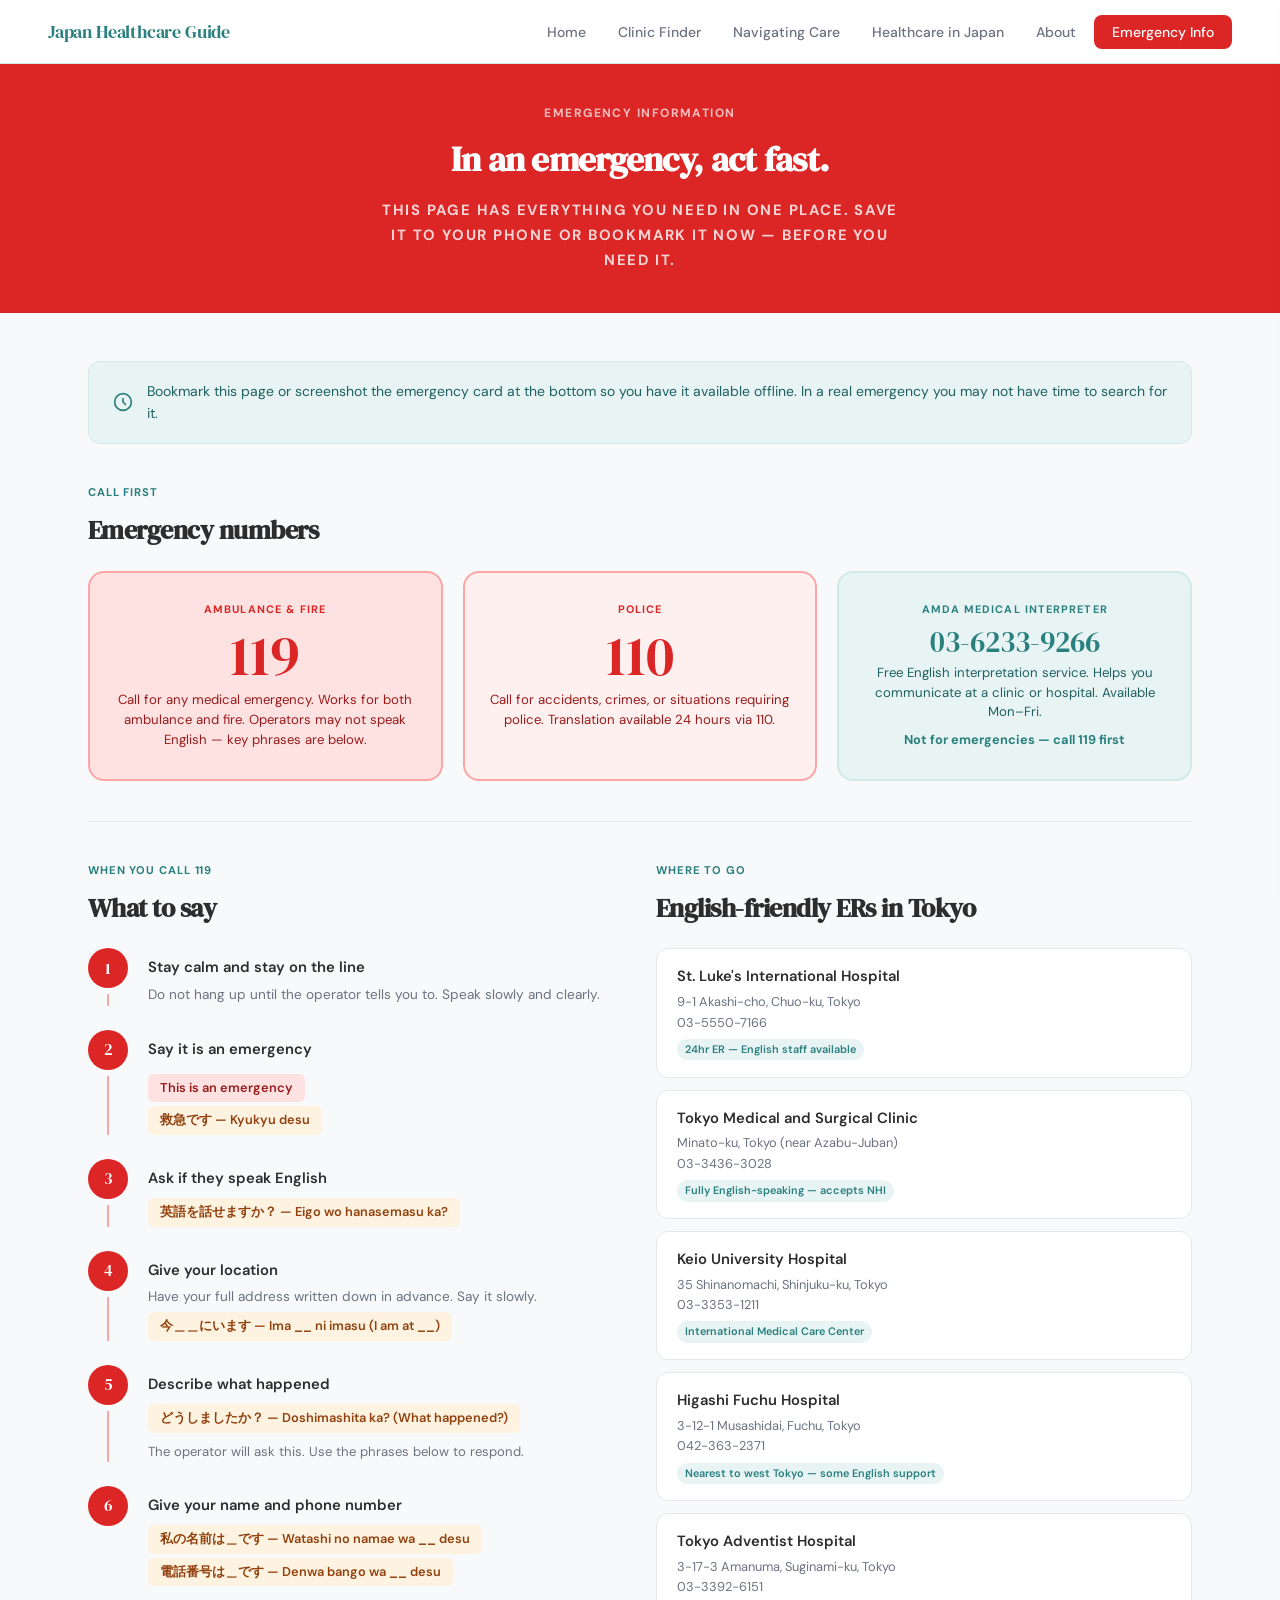
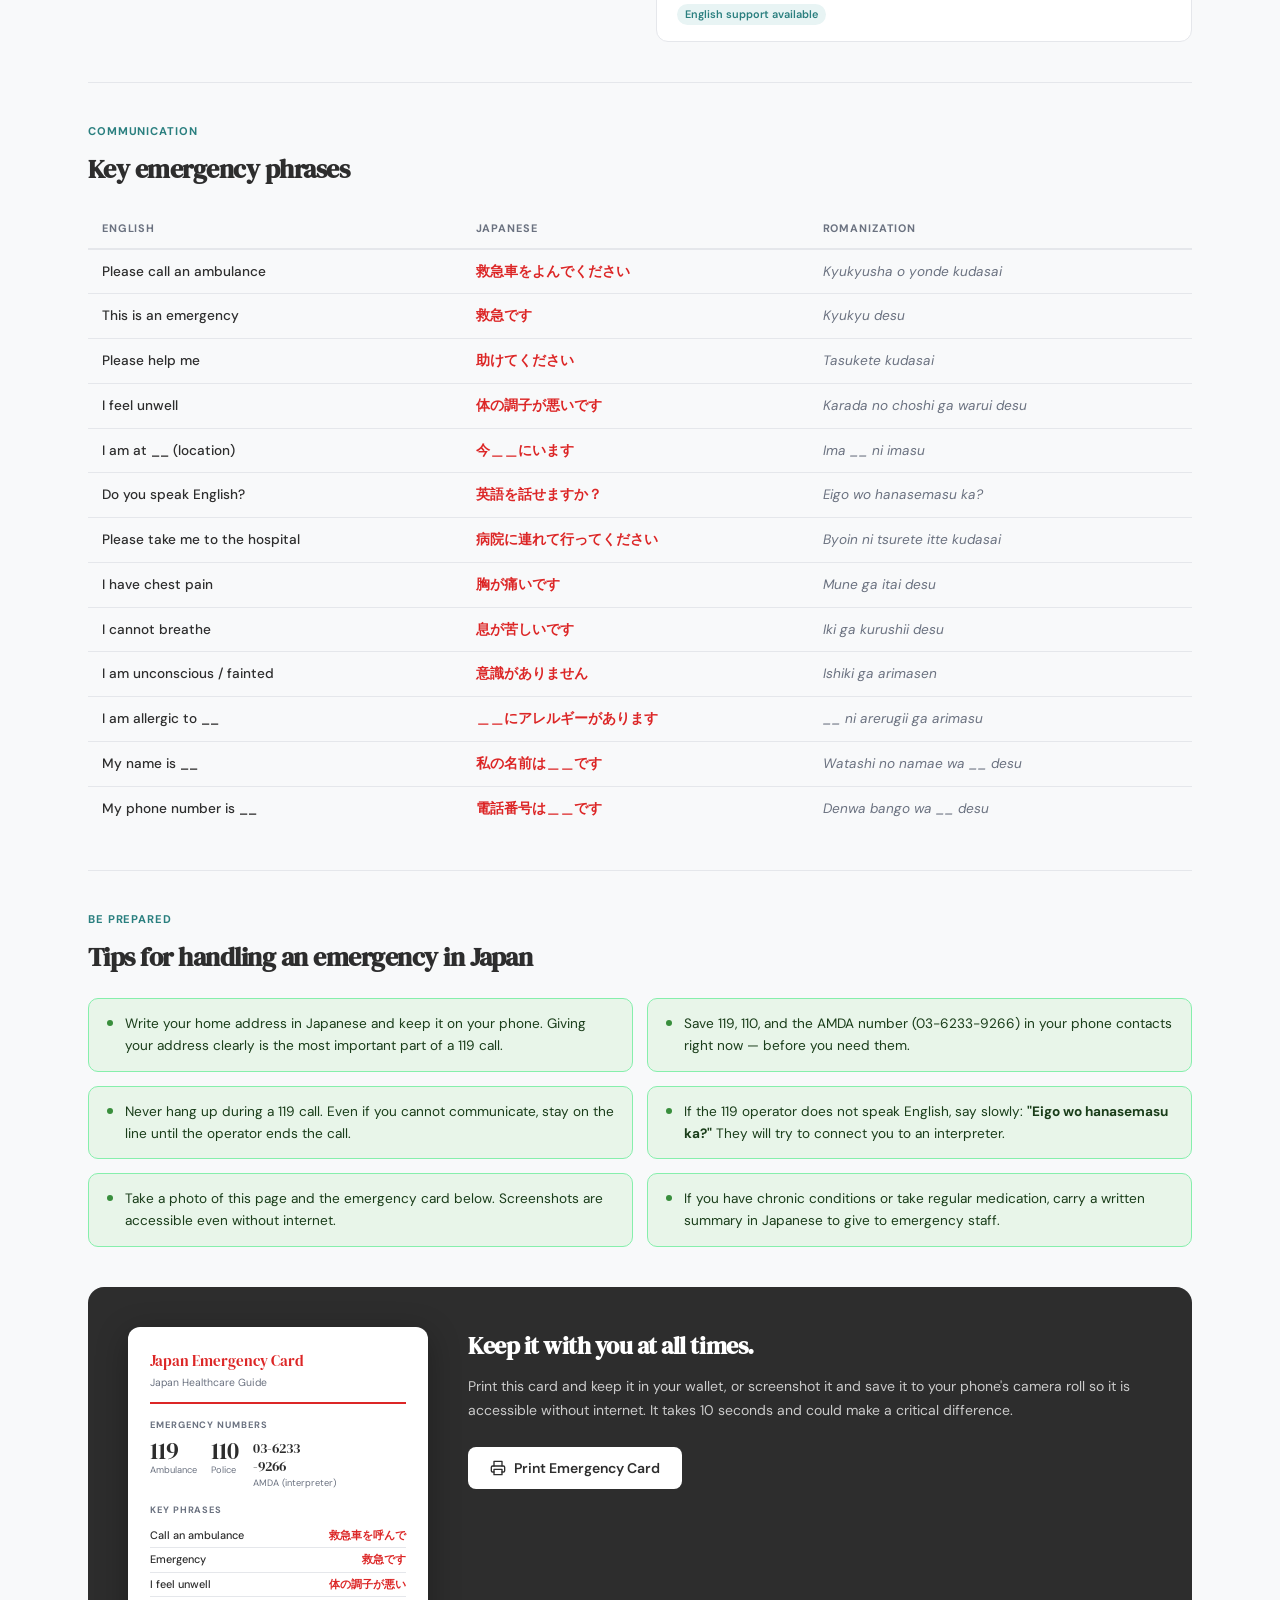
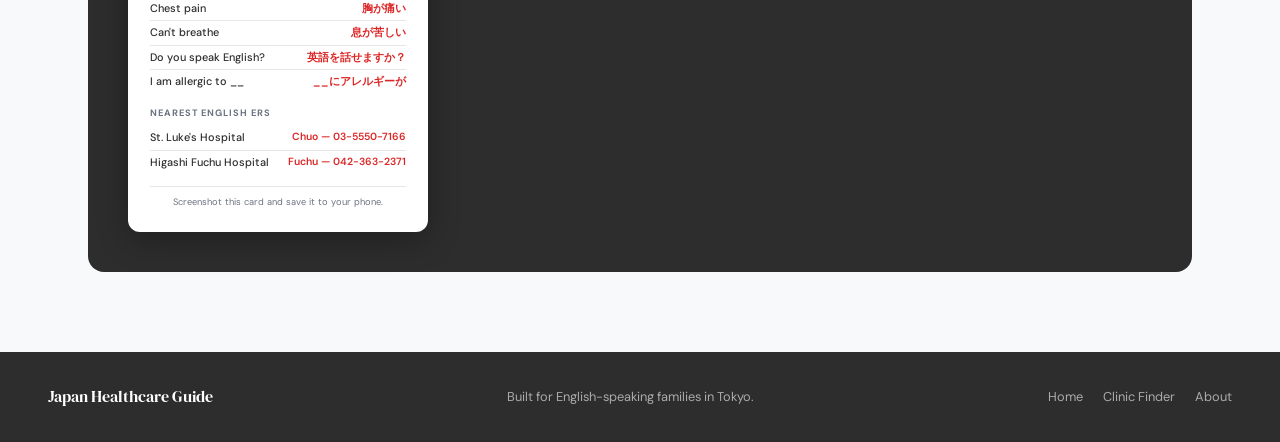
<file: emergency.html>
<!DOCTYPE html>
<html lang="en">
<head>
  <meta charset="UTF-8"/>
  <meta name="viewport" content="width=device-width, initial-scale=1.0"/>
  <title>Emergency Info — Japan Healthcare Guide</title>
  <link href="https://fonts.googleapis.com/css2?family=DM+Sans:wght@300;400;500;600&family=DM+Serif+Display&display=swap" rel="stylesheet"/>
  <style>
    *, *::before, *::after { box-sizing: border-box; margin: 0; padding: 0; }

    :root {
      --teal:        #2A7F7F;
      --teal-dark:   #1f6060;
      --teal-light:  #e8f4f4;
      --amber:       #E8A838;
      --amber-light: #fdf3e0;
      --white:       #F8F9FA;
      --charcoal:    #2D2D2D;
      --gray:        #6B7280;
      --gray-light:  #e5e7eb;
      --border:      #d1e8e8;
      --red:         #dc2626;
      --red-dark:    #991b1b;
      --red-light:   #fee2e2;
      --green:       #388e3c;
      --green-light: #e8f5e9;
    }

    html { scroll-behavior: smooth; }
    body { font-family: 'DM Sans', sans-serif; background: var(--white); color: var(--charcoal); line-height: 1.6; }

    /* NAV */
    nav {
      position: sticky; top: 0; z-index: 100; background: #fff;
      border-bottom: 1px solid var(--border);
      display: flex; align-items: center; justify-content: space-between;
      padding: 0 48px; height: 64px;
    }
    .nav-logo { font-family: 'DM Serif Display', serif; font-size: 1.15rem; color: var(--teal); text-decoration: none; letter-spacing: -0.01em; white-space: nowrap; }
    .nav-links { display: flex; gap: 4px; list-style: none; }
    .nav-links a { text-decoration: none; color: var(--gray); font-size: 0.875rem; font-weight: 500; padding: 6px 14px; border-radius: 6px; transition: background 0.15s, color 0.15s; white-space: nowrap; }
    .nav-links a:hover { background: var(--teal-light); color: var(--teal); }
    .nav-links a.active { background: var(--teal-light); color: var(--teal); }
    .nav-cta { background: var(--red) !important; color: #fff !important; border-radius: 8px !important; padding: 8px 18px !important; }

    /* EMERGENCY BANNER */
    .emergency-banner {
      background: var(--red);
      padding: 40px 48px;
      text-align: center;
    }
    .emergency-banner p {
      font-size: 0.75rem;
      font-weight: 700;
      letter-spacing: 0.12em;
      text-transform: uppercase;
      color: rgba(255,255,255,0.7);
      margin-bottom: 8px;
    }
    .emergency-banner h1 {
      font-family: 'DM Serif Display', serif;
      font-size: 2.2rem;
      color: #fff;
      letter-spacing: -0.02em;
      margin-bottom: 10px;
    }
    .emergency-banner .banner-sub {
      font-size: 0.925rem;
      color: rgba(255,255,255,0.8);
      max-width: 520px;
      margin: 0 auto;
      line-height: 1.7;
    }

    /* MAIN CONTENT */
    .content { max-width: 1200px; margin: 0 auto; padding: 48px 48px 80px; }

    /* BIG NUMBERS */
    .big-numbers { display: grid; grid-template-columns: repeat(3, 1fr); gap: 20px; margin-bottom: 40px; }

    .big-number-card {
      border-radius: 16px;
      padding: 28px 24px;
      text-align: center;
      border: 2px solid transparent;
      transition: transform 0.1s;
    }
    .big-number-card:hover { transform: translateY(-2px); }
    .big-number-card.red { background: var(--red-light); border-color: #fca5a5; }
    .big-number-card.teal { background: var(--teal-light); border-color: var(--border); }
    .big-number-card.amber { background: var(--amber-light); border-color: #fcd34d; }

    .big-number-label {
      font-size: 0.68rem;
      font-weight: 700;
      letter-spacing: 0.1em;
      text-transform: uppercase;
      margin-bottom: 10px;
    }
    .big-number-card.red .big-number-label { color: var(--red); }
    .big-number-card.teal .big-number-label { color: var(--teal); }
    .big-number-card.amber .big-number-label { color: #92400e; }

    .big-number-value {
      font-family: 'DM Serif Display', serif;
      font-size: 3.5rem;
      line-height: 1;
      margin-bottom: 6px;
      color: var(--charcoal);
    }
    .big-number-card.red .big-number-value { color: var(--red); }

    .big-number-desc {
      font-size: 0.825rem;
      line-height: 1.5;
    }
    .big-number-card.red .big-number-desc { color: var(--red-dark); }
    .big-number-card.teal .big-number-desc { color: var(--teal-dark); }
    .big-number-card.amber .big-number-desc { color: #92400e; }

    .big-number-phone {
      font-size: 1.1rem;
      font-weight: 700;
      color: var(--charcoal);
      margin-top: 6px;
    }

    /* SECTION LABEL */
    .section-label {
      font-size: 0.7rem;
      font-weight: 700;
      letter-spacing: 0.08em;
      text-transform: uppercase;
      color: var(--teal);
      margin-bottom: 8px;
    }
    .section-title {
      font-family: 'DM Serif Display', serif;
      font-size: 1.6rem;
      color: var(--charcoal);
      margin-bottom: 20px;
      letter-spacing: -0.02em;
    }

    /* DIVIDER */
    .divider { border: none; border-top: 1px solid var(--gray-light); margin: 40px 0; }

    /* WHAT TO SAY — STEP BY STEP */
    .call-steps { display: flex; flex-direction: column; gap: 0; max-width: 680px; }
    .call-step { display: grid; grid-template-columns: 40px 1fr; gap: 20px; padding-bottom: 24px; }
    .call-step:last-child { padding-bottom: 0; }
    .call-step-left { display: flex; flex-direction: column; align-items: center; }
    .call-step-num { width: 40px; height: 40px; border-radius: 50%; background: var(--red); color: #fff; font-family: 'DM Serif Display', serif; font-size: 1rem; display: flex; align-items: center; justify-content: center; flex-shrink: 0; z-index: 1; }
    .call-step-line { flex: 1; width: 2px; background: #fca5a5; margin-top: 6px; }
    .call-step:last-child .call-step-line { display: none; }
    .call-step-content { padding-top: 8px; }
    .call-step-content h4 { font-size: 0.925rem; font-weight: 600; color: var(--charcoal); margin-bottom: 4px; }
    .call-step-content p { font-size: 0.85rem; color: var(--gray); line-height: 1.6; }
    .call-phrase { display: inline-block; margin-top: 8px; background: var(--red-light); color: var(--red-dark); font-size: 0.8rem; font-weight: 600; padding: 4px 12px; border-radius: 6px; }
    .call-phrase-ja { display: inline-block; margin-top: 4px; background: var(--amber-light); color: #92400e; font-size: 0.8rem; font-weight: 600; padding: 4px 12px; border-radius: 6px; }

    /* TWO COLUMN LAYOUT */
    .two-col-grid { display: grid; grid-template-columns: 1fr 1fr; gap: 32px; }

    /* ER LIST */
    .er-list { display: flex; flex-direction: column; gap: 12px; }
    .er-item { background: #fff; border: 1px solid var(--gray-light); border-radius: 12px; padding: 16px 20px; transition: border-color 0.15s; }
    .er-item:hover { border-color: var(--teal); }
    .er-name { font-size: 0.925rem; font-weight: 600; color: var(--charcoal); margin-bottom: 3px; }
    .er-detail { font-size: 0.8rem; color: var(--gray); }
    .er-badge { display: inline-block; margin-top: 6px; background: var(--teal-light); color: var(--teal); font-size: 0.68rem; font-weight: 600; padding: 2px 8px; border-radius: 100px; }

    /* PHRASES TABLE */
    .phrase-table { width: 100%; border-collapse: collapse; }
    .phrase-table th { text-align: left; font-size: 0.68rem; font-weight: 700; letter-spacing: 0.08em; text-transform: uppercase; color: var(--gray); padding: 10px 14px; border-bottom: 2px solid var(--gray-light); }
    .phrase-table td { padding: 11px 14px; border-bottom: 1px solid var(--gray-light); font-size: 0.85rem; vertical-align: top; }
    .phrase-table tr:last-child td { border-bottom: none; }
    .phrase-table tr:hover td { background: var(--red-light); }
    .phrase-en { font-weight: 500; color: var(--charcoal); }
    .phrase-ja { color: var(--red); font-weight: 600; font-size: 0.9rem; }
    .phrase-ro { color: var(--gray); font-style: italic; font-size: 0.78rem; }

    /* PRINTABLE CARD */
    .print-section {
      background: var(--charcoal);
      border-radius: 16px;
      padding: 40px;
      display: flex;
      gap: 40px;
      align-items: flex-start;
      margin-top: 40px;
    }

    .print-card {
      background: #fff;
      border-radius: 12px;
      padding: 22px;
      width: 300px;
      flex-shrink: 0;
      box-shadow: 0 8px 32px rgba(0,0,0,0.3);
    }

    .print-card-header { border-bottom: 2px solid var(--red); padding-bottom: 10px; margin-bottom: 14px; }
    .print-card-title { font-family: 'DM Serif Display', serif; font-size: 0.95rem; color: var(--red); margin-bottom: 2px; }
    .print-card-sub { font-size: 0.65rem; color: var(--gray); }

    .print-block { margin-bottom: 12px; }
    .print-block-label { font-size: 0.58rem; font-weight: 700; letter-spacing: 0.1em; text-transform: uppercase; color: var(--gray); margin-bottom: 6px; }

    .print-numbers-row { display: flex; gap: 14px; }
    .print-number { display: flex; flex-direction: column; }
    .print-num-val { font-family: 'DM Serif Display', serif; font-size: 1.5rem; color: var(--charcoal); line-height: 1; }
    .print-num-label { font-size: 0.58rem; color: var(--gray); }

    .print-phrase-row { display: flex; justify-content: space-between; font-size: 0.68rem; padding: 3px 0; border-bottom: 1px solid var(--gray-light); }
    .print-phrase-row:last-child { border-bottom: none; }
    .print-phrase-en { color: var(--charcoal); font-weight: 500; }
    .print-phrase-ja { color: var(--red); font-weight: 600; }

    .print-card-footer { border-top: 1px solid var(--gray-light); padding-top: 8px; font-size: 0.58rem; color: var(--gray); text-align: center; }

    .print-cta { flex: 1; color: #fff; }
    .print-cta h3 { font-family: 'DM Serif Display', serif; font-size: 1.5rem; margin-bottom: 10px; letter-spacing: -0.02em; }
    .print-cta p { font-size: 0.875rem; opacity: 0.75; margin-bottom: 24px; line-height: 1.7; }

    .btn-print {
      display: inline-flex; align-items: center; gap: 8px;
      background: #fff; color: var(--charcoal);
      padding: 12px 22px; border-radius: 8px; border: none;
      font-family: 'DM Sans', sans-serif; font-size: 0.875rem; font-weight: 600;
      cursor: pointer; transition: opacity 0.15s, transform 0.1s;
    }
    .btn-print:hover { opacity: 0.9; transform: translateY(-1px); }

    /* TIPS */
    .tips-grid { display: grid; grid-template-columns: repeat(2, 1fr); gap: 14px; }
    .tip-item { background: var(--green-light); border: 1px solid #86efac; border-radius: 10px; padding: 14px 18px; display: flex; gap: 12px; align-items: flex-start; }
    .tip-dot { width: 6px; height: 6px; border-radius: 50%; background: var(--green); flex-shrink: 0; margin-top: 7px; }
    .tip-text { font-size: 0.85rem; color: #1a3d1a; line-height: 1.6; }

    /* SAVE BANNER */
    .save-banner {
      background: var(--teal-light);
      border: 1.5px solid var(--border);
      border-radius: 12px;
      padding: 18px 24px;
      display: flex;
      align-items: center;
      gap: 14px;
      margin-bottom: 40px;
    }
    .save-banner p { font-size: 0.875rem; color: var(--teal-dark); line-height: 1.6; }

    /* PRINT STYLES */
    @media print {
      nav, .emergency-banner, .save-banner, .call-section, .er-section, .phrases-section, .tips-section, .print-cta { display: none !important; }
      .print-section { background: none; padding: 0; }
      .print-card { box-shadow: none; border: 1px solid #ccc; width: 100%; max-width: 380px; margin: 0 auto; }
    }

    /* RESPONSIVE */
    
    /* ── MOBILE NAV ── */
    .hamburger {
      display: none;
      flex-direction: column;
      gap: 5px;
      cursor: pointer;
      padding: 6px;
      border: none;
      background: transparent;
      z-index: 200;
    }

    .hamburger span {
      display: block;
      width: 22px;
      height: 2px;
      background: var(--charcoal);
      border-radius: 2px;
      transition: all 0.25s ease;
    }

    .hamburger.open span:nth-child(1) { transform: translateY(7px) rotate(45deg); }
    .hamburger.open span:nth-child(2) { opacity: 0; }
    .hamburger.open span:nth-child(3) { transform: translateY(-7px) rotate(-45deg); }

    .mobile-sidebar {
      position: fixed;
      top: 0;
      right: -280px;
      width: 260px;
      height: 100vh;
      background: #fff;
      box-shadow: -4px 0 24px rgba(0,0,0,0.12);
      z-index: 999;
      transition: right 0.28s ease;
      display: flex;
      flex-direction: column;
      padding: 0;
    }

    .mobile-sidebar.open { right: 0; }

    .mobile-sidebar-header {
      display: flex;
      align-items: center;
      justify-content: space-between;
      padding: 20px 20px 16px;
      border-bottom: 1px solid var(--gray-light);
    }

    .mobile-sidebar-logo {
      font-family: 'DM Serif Display', serif;
      font-size: 1rem;
      color: var(--teal);
      text-decoration: none;
    }

    .mobile-sidebar-close {
      width: 32px;
      height: 32px;
      border-radius: 50%;
      background: var(--gray-light);
      border: none;
      cursor: pointer;
      display: flex;
      align-items: center;
      justify-content: center;
      transition: background 0.15s;
    }

    .mobile-sidebar-close:hover { background: #d1d5db; }

    .mobile-sidebar-links {
      display: flex;
      flex-direction: column;
      padding: 12px 12px;
      flex: 1;
      overflow-y: auto;
      gap: 2px;
    }

    .mobile-sidebar-links a {
      text-decoration: none;
      color: var(--charcoal);
      font-size: 0.95rem;
      font-weight: 500;
      padding: 12px 14px;
      border-radius: 8px;
      transition: background 0.15s, color 0.15s;
    }

    .mobile-sidebar-links a:hover { background: var(--teal-light); color: var(--teal); }
    .mobile-sidebar-links a.active { background: var(--teal-light); color: var(--teal); font-weight: 600; }

    .mobile-sidebar-links .sidebar-cta {
      background: var(--red) !important;
      color: #fff !important;
      margin-top: 8px;
      text-align: center;
    }

    .mobile-overlay {
      position: fixed;
      inset: 0;
      background: rgba(0,0,0,0.4);
      z-index: 998;
      display: none;
      backdrop-filter: blur(1px);
    }

    .mobile-overlay.open { display: block; }

    @media (max-width: 900px) {
      .nav-links { display: none; }
      .hamburger { display: flex; }
    }

    @media (max-width: 900px) {
      nav { padding: 0 24px; }
      .nav-links { display: none; }
      .emergency-banner { padding: 32px 24px; }
      .content { padding: 36px 24px 60px; }
      .big-numbers { grid-template-columns: 1fr; }
      .two-col-grid { grid-template-columns: 1fr; }
      .tips-grid { grid-template-columns: 1fr; }
      .print-section { flex-direction: column; padding: 28px 24px; }
      .print-card { width: 100%; }
      footer { padding: 24px; flex-direction: column; text-align: center; }
    }

    /* FOOTER */
    footer { background: var(--charcoal); color: rgba(255,255,255,0.6); padding: 32px 48px; display: flex; align-items: center; justify-content: space-between; font-size: 0.8rem; flex-wrap: wrap; gap: 16px; }
    footer a { color: rgba(255,255,255,0.6); text-decoration: none; }
    footer a:hover { color: #fff; }
    .footer-logo { font-family: 'DM Serif Display', serif; font-size: 1rem; color: #fff; }
  </style>
</head>
<body>

<!-- NAV -->
<nav>
  <a href="/" class="nav-logo">Japan Healthcare Guide</a>
  <ul class="nav-links">
    <li><a href="/">Home</a></li>
    <li><a href="/clinic-finder">Clinic Finder</a></li>
    <li><a href="/navigating-care">Navigating Care</a></li>
    <li><a href="/healthcare-in-japan">Healthcare in Japan</a></li>
    <li><a href="/about">About</a></li>
    <li><a href="/emergency" class="nav-cta">Emergency Info</a></li>
  </ul>
    <button class="hamburger" id="hamburgerBtn" onclick="toggleSidebar()" aria-label="Open menu">
      <span></span><span></span><span></span>
    </button>
  </nav>

  <!-- MOBILE SIDEBAR -->
  <div class="mobile-overlay" id="mobileOverlay" onclick="closeSidebar()"></div>
  <div class="mobile-sidebar" id="mobileSidebar">
    <div class="mobile-sidebar-header">
      <a href="/" class="mobile-sidebar-logo">Japan Healthcare Guide</a>
      <button class="mobile-sidebar-close" onclick="closeSidebar()">
        <svg width="13" height="13" viewBox="0 0 24 24" fill="none" stroke="currentColor" stroke-width="2.5" stroke-linecap="round" stroke-linejoin="round"><line x1="18" y1="6" x2="6" y2="18"/><line x1="6" y1="6" x2="18" y2="18"/></svg>
      </button>
    </div>
    <div class="mobile-sidebar-links">
      <a href="/">Home</a>
      <a href="/clinic-finder">Clinic Finder</a>
      <a href="/navigating-care">Navigating Care</a>
      <a href="/healthcare-in-japan">Healthcare in Japan</a>
      <a href="/about">About</a>
      <a href="/emergency" class="sidebar-cta">Emergency Info</a>
    </div>
  </div>
<!-- BANNER -->
<div class="emergency-banner">
  <p>Emergency Information</p>
  <h1>In an emergency, act fast.</h1>
  <p class="banner-sub">This page has everything you need in one place. Save it to your phone or bookmark it now — before you need it.</p>
</div>

<!-- CONTENT -->
<div class="content">

  <!-- SAVE NUDGE -->
  <div class="save-banner">
    <svg width="20" height="20" viewBox="0 0 24 24" fill="none" stroke="#2A7F7F" stroke-width="2" stroke-linecap="round" stroke-linejoin="round" style="flex-shrink:0"><path d="M12 2a10 10 0 1 0 0 20A10 10 0 0 0 12 2z"/><path d="M12 8v4l3 3"/></svg>
    <p>Bookmark this page or screenshot the emergency card at the bottom so you have it available offline. In a real emergency you may not have time to search for it.</p>
  </div>

  <!-- BIG NUMBERS -->
  <p class="section-label">Call first</p>
  <h2 class="section-title">Emergency numbers</h2>
  <div class="big-numbers">
    <div class="big-number-card red">
      <p class="big-number-label">Ambulance & Fire</p>
      <div class="big-number-value">119</div>
      <p class="big-number-desc">Call for any medical emergency. Works for both ambulance and fire. Operators may not speak English — key phrases are below.</p>
    </div>
    <div class="big-number-card red" style="background:#fff0f0;border-color:#fca5a5;">
      <p class="big-number-label">Police</p>
      <div class="big-number-value">110</div>
      <p class="big-number-desc">Call for accidents, crimes, or situations requiring police. Translation available 24 hours via 110.</p>
    </div>
    <div class="big-number-card teal">
      <p class="big-number-label">AMDA Medical Interpreter</p>
      <div class="big-number-value" style="font-size:1.8rem;color:var(--teal);">03-6233-9266</div>
      <p class="big-number-desc">Free English interpretation service. Helps you communicate at a clinic or hospital. Available Mon–Fri.</p>
      <p class="big-number-phone" style="color:var(--teal);font-size:0.8rem;margin-top:8px;">Not for emergencies — call 119 first</p>
    </div>
  </div>

  <div class="divider"></div>

  <!-- WHAT TO SAY + ERS -->
  <div class="two-col-grid">

    <!-- LEFT: WHAT TO SAY -->
    <div class="call-section">
      <p class="section-label">When you call 119</p>
      <h2 class="section-title">What to say</h2>
      <div class="call-steps">

        <div class="call-step">
          <div class="call-step-left"><div class="call-step-num">1</div><div class="call-step-line"></div></div>
          <div class="call-step-content">
            <h4>Stay calm and stay on the line</h4>
            <p>Do not hang up until the operator tells you to. Speak slowly and clearly.</p>
          </div>
        </div>

        <div class="call-step">
          <div class="call-step-left"><div class="call-step-num">2</div><div class="call-step-line"></div></div>
          <div class="call-step-content">
            <h4>Say it is an emergency</h4>
            <div class="call-phrase">This is an emergency</div><br/>
            <div class="call-phrase-ja">救急です — Kyukyu desu</div>
          </div>
        </div>

        <div class="call-step">
          <div class="call-step-left"><div class="call-step-num">3</div><div class="call-step-line"></div></div>
          <div class="call-step-content">
            <h4>Ask if they speak English</h4>
            <div class="call-phrase-ja">英語を話せますか？ — Eigo wo hanasemasu ka?</div>
          </div>
        </div>

        <div class="call-step">
          <div class="call-step-left"><div class="call-step-num">4</div><div class="call-step-line"></div></div>
          <div class="call-step-content">
            <h4>Give your location</h4>
            <p>Have your full address written down in advance. Say it slowly.</p>
            <div class="call-phrase-ja">今＿＿にいます — Ima __ ni imasu (I am at __)</div>
          </div>
        </div>

        <div class="call-step">
          <div class="call-step-left"><div class="call-step-num">5</div><div class="call-step-line"></div></div>
          <div class="call-step-content">
            <h4>Describe what happened</h4>
            <div class="call-phrase-ja">どうしましたか？ — Doshimashita ka? (What happened?)</div>
            <p style="margin-top:8px;font-size:0.82rem;color:var(--gray);">The operator will ask this. Use the phrases below to respond.</p>
          </div>
        </div>

        <div class="call-step">
          <div class="call-step-left"><div class="call-step-num">6</div><div class="call-step-line"></div></div>
          <div class="call-step-content">
            <h4>Give your name and phone number</h4>
            <div class="call-phrase-ja">私の名前は＿です — Watashi no namae wa __ desu</div>
            <div class="call-phrase-ja" style="margin-top:4px;">電話番号は＿です — Denwa bango wa __ desu</div>
          </div>
        </div>

      </div>
    </div>

    <!-- RIGHT: ERS -->
    <div class="er-section">
      <p class="section-label">Where to go</p>
      <h2 class="section-title">English-friendly ERs in Tokyo</h2>
      <div class="er-list">
        <div class="er-item">
          <div class="er-name">St. Luke's International Hospital</div>
          <div class="er-detail">9-1 Akashi-cho, Chuo-ku, Tokyo</div>
          <div class="er-detail">03-5550-7166</div>
          <span class="er-badge">24hr ER — English staff available</span>
        </div>
        <div class="er-item">
          <div class="er-name">Tokyo Medical and Surgical Clinic</div>
          <div class="er-detail">Minato-ku, Tokyo (near Azabu-Juban)</div>
          <div class="er-detail">03-3436-3028</div>
          <span class="er-badge">Fully English-speaking — accepts NHI</span>
        </div>
        <div class="er-item">
          <div class="er-name">Keio University Hospital</div>
          <div class="er-detail">35 Shinanomachi, Shinjuku-ku, Tokyo</div>
          <div class="er-detail">03-3353-1211</div>
          <span class="er-badge">International Medical Care Center</span>
        </div>
        <div class="er-item">
          <div class="er-name">Higashi Fuchu Hospital</div>
          <div class="er-detail">3-12-1 Musashidai, Fuchu, Tokyo</div>
          <div class="er-detail">042-363-2371</div>
          <span class="er-badge">Nearest to west Tokyo — some English support</span>
        </div>
        <div class="er-item">
          <div class="er-name">Tokyo Adventist Hospital</div>
          <div class="er-detail">3-17-3 Amanuma, Suginami-ku, Tokyo</div>
          <div class="er-detail">03-3392-6151</div>
          <span class="er-badge">English support available</span>
        </div>
      </div>
    </div>

  </div>

  <div class="divider"></div>

  <!-- KEY PHRASES -->
  <div class="phrases-section">
    <p class="section-label">Communication</p>
    <h2 class="section-title">Key emergency phrases</h2>
    <table class="phrase-table">
      <thead><tr><th>English</th><th>Japanese</th><th>Romanization</th></tr></thead>
      <tbody>
        <tr><td class="phrase-en">Please call an ambulance</td><td class="phrase-ja">救急車をよんでください</td><td class="phrase-ro">Kyukyusha o yonde kudasai</td></tr>
        <tr><td class="phrase-en">This is an emergency</td><td class="phrase-ja">救急です</td><td class="phrase-ro">Kyukyu desu</td></tr>
        <tr><td class="phrase-en">Please help me</td><td class="phrase-ja">助けてください</td><td class="phrase-ro">Tasukete kudasai</td></tr>
        <tr><td class="phrase-en">I feel unwell</td><td class="phrase-ja">体の調子が悪いです</td><td class="phrase-ro">Karada no choshi ga warui desu</td></tr>
        <tr><td class="phrase-en">I am at __ (location)</td><td class="phrase-ja">今＿＿にいます</td><td class="phrase-ro">Ima __ ni imasu</td></tr>
        <tr><td class="phrase-en">Do you speak English?</td><td class="phrase-ja">英語を話せますか？</td><td class="phrase-ro">Eigo wo hanasemasu ka?</td></tr>
        <tr><td class="phrase-en">Please take me to the hospital</td><td class="phrase-ja">病院に連れて行ってください</td><td class="phrase-ro">Byoin ni tsurete itte kudasai</td></tr>
        <tr><td class="phrase-en">I have chest pain</td><td class="phrase-ja">胸が痛いです</td><td class="phrase-ro">Mune ga itai desu</td></tr>
        <tr><td class="phrase-en">I cannot breathe</td><td class="phrase-ja">息が苦しいです</td><td class="phrase-ro">Iki ga kurushii desu</td></tr>
        <tr><td class="phrase-en">I am unconscious / fainted</td><td class="phrase-ja">意識がありません</td><td class="phrase-ro">Ishiki ga arimasen</td></tr>
        <tr><td class="phrase-en">I am allergic to __</td><td class="phrase-ja">＿＿にアレルギーがあります</td><td class="phrase-ro">__ ni arerugii ga arimasu</td></tr>
        <tr><td class="phrase-en">My name is __</td><td class="phrase-ja">私の名前は＿＿です</td><td class="phrase-ro">Watashi no namae wa __ desu</td></tr>
        <tr><td class="phrase-en">My phone number is __</td><td class="phrase-ja">電話番号は＿＿です</td><td class="phrase-ro">Denwa bango wa __ desu</td></tr>
      </tbody>
    </table>
  </div>

  <div class="divider"></div>

  <!-- TIPS -->
  <div class="tips-section">
    <p class="section-label">Be prepared</p>
    <h2 class="section-title">Tips for handling an emergency in Japan</h2>
    <div class="tips-grid">
      <div class="tip-item"><div class="tip-dot"></div><p class="tip-text">Write your home address in Japanese and keep it on your phone. Giving your address clearly is the most important part of a 119 call.</p></div>
      <div class="tip-item"><div class="tip-dot"></div><p class="tip-text">Save 119, 110, and the AMDA number (03-6233-9266) in your phone contacts right now — before you need them.</p></div>
      <div class="tip-item"><div class="tip-dot"></div><p class="tip-text">Never hang up during a 119 call. Even if you cannot communicate, stay on the line until the operator ends the call.</p></div>
      <div class="tip-item"><div class="tip-dot"></div><p class="tip-text">If the 119 operator does not speak English, say slowly: <strong>"Eigo wo hanasemasu ka?"</strong> They will try to connect you to an interpreter.</p></div>
      <div class="tip-item"><div class="tip-dot"></div><p class="tip-text">Take a photo of this page and the emergency card below. Screenshots are accessible even without internet.</p></div>
      <div class="tip-item"><div class="tip-dot"></div><p class="tip-text">If you have chronic conditions or take regular medication, carry a written summary in Japanese to give to emergency staff.</p></div>
    </div>
  </div>

  <!-- PRINTABLE CARD -->
  <div class="print-section">
    <div class="print-card" id="printCard">
      <div class="print-card-header">
        <div class="print-card-title">Japan Emergency Card</div>
        <div class="print-card-sub">Japan Healthcare Guide</div>
      </div>

      <div class="print-block">
        <div class="print-block-label">Emergency Numbers</div>
        <div class="print-numbers-row">
          <div class="print-number"><span class="print-num-val">119</span><span class="print-num-label">Ambulance</span></div>
          <div class="print-number"><span class="print-num-val">110</span><span class="print-num-label">Police</span></div>
          <div class="print-number"><span class="print-num-val" style="font-size:0.9rem;line-height:1.3;">03-6233<br/>-9266</span><span class="print-num-label">AMDA (interpreter)</span></div>
        </div>
      </div>

      <div class="print-block">
        <div class="print-block-label">Key Phrases</div>
        <div class="print-phrase-row"><span class="print-phrase-en">Call an ambulance</span><span class="print-phrase-ja">救急車を呼んで</span></div>
        <div class="print-phrase-row"><span class="print-phrase-en">Emergency</span><span class="print-phrase-ja">救急です</span></div>
        <div class="print-phrase-row"><span class="print-phrase-en">I feel unwell</span><span class="print-phrase-ja">体の調子が悪い</span></div>
        <div class="print-phrase-row"><span class="print-phrase-en">Chest pain</span><span class="print-phrase-ja">胸が痛い</span></div>
        <div class="print-phrase-row"><span class="print-phrase-en">Can't breathe</span><span class="print-phrase-ja">息が苦しい</span></div>
        <div class="print-phrase-row"><span class="print-phrase-en">Do you speak English?</span><span class="print-phrase-ja">英語を話せますか？</span></div>
        <div class="print-phrase-row"><span class="print-phrase-en">I am allergic to __</span><span class="print-phrase-ja">__にアレルギーが</span></div>
      </div>

      <div class="print-block">
        <div class="print-block-label">Nearest English ERs</div>
        <div class="print-phrase-row"><span class="print-phrase-en">St. Luke's Hospital</span><span class="print-phrase-ja" style="font-size:0.65rem;">Chuo — 03-5550-7166</span></div>
        <div class="print-phrase-row"><span class="print-phrase-en">Higashi Fuchu Hospital</span><span class="print-phrase-ja" style="font-size:0.65rem;">Fuchu — 042-363-2371</span></div>
      </div>

      <div class="print-card-footer">Screenshot this card and save it to your phone.</div>
    </div>

    <div class="print-cta">
      <h3>Keep it with you at all times.</h3>
      <p>Print this card and keep it in your wallet, or screenshot it and save it to your phone's camera roll so it is accessible without internet. It takes 10 seconds and could make a critical difference.</p>
      <button class="btn-print" onclick="window.print()">
        <svg width="16" height="16" viewBox="0 0 24 24" fill="none" stroke="currentColor" stroke-width="2" stroke-linecap="round" stroke-linejoin="round"><polyline points="6 9 6 2 18 2 18 9"/><path d="M6 18H4a2 2 0 0 1-2-2v-5a2 2 0 0 1 2-2h16a2 2 0 0 1 2 2v5a2 2 0 0 1-2 2h-2"/><rect x="6" y="14" width="12" height="8"/></svg>
        Print Emergency Card
      </button>
    </div>
  </div>

</div>

<!-- FOOTER -->
<footer>
  <span class="footer-logo">Japan Healthcare Guide</span>
  <span>Built for English-speaking families in Tokyo.</span>
  <div style="display:flex; gap: 20px;">
    <a href="/">Home</a>
    <a href="/clinic-finder">Clinic Finder</a>
    <a href="/about">About</a>
  </div>
</footer>

<script>
  function toggleSidebar() {
    const sidebar = document.getElementById('mobileSidebar');
    const overlay = document.getElementById('mobileOverlay');
    const btn = document.getElementById('hamburgerBtn');
    sidebar.classList.toggle('open');
    overlay.classList.toggle('open');
    btn.classList.toggle('open');
    document.body.style.overflow = sidebar.classList.contains('open') ? 'hidden' : '';
  }

  function closeSidebar() {
    document.getElementById('mobileSidebar').classList.remove('open');
    document.getElementById('mobileOverlay').classList.remove('open');
    document.getElementById('hamburgerBtn').classList.remove('open');
    document.body.style.overflow = '';
  }
</script>
</body>
</html>
</file>
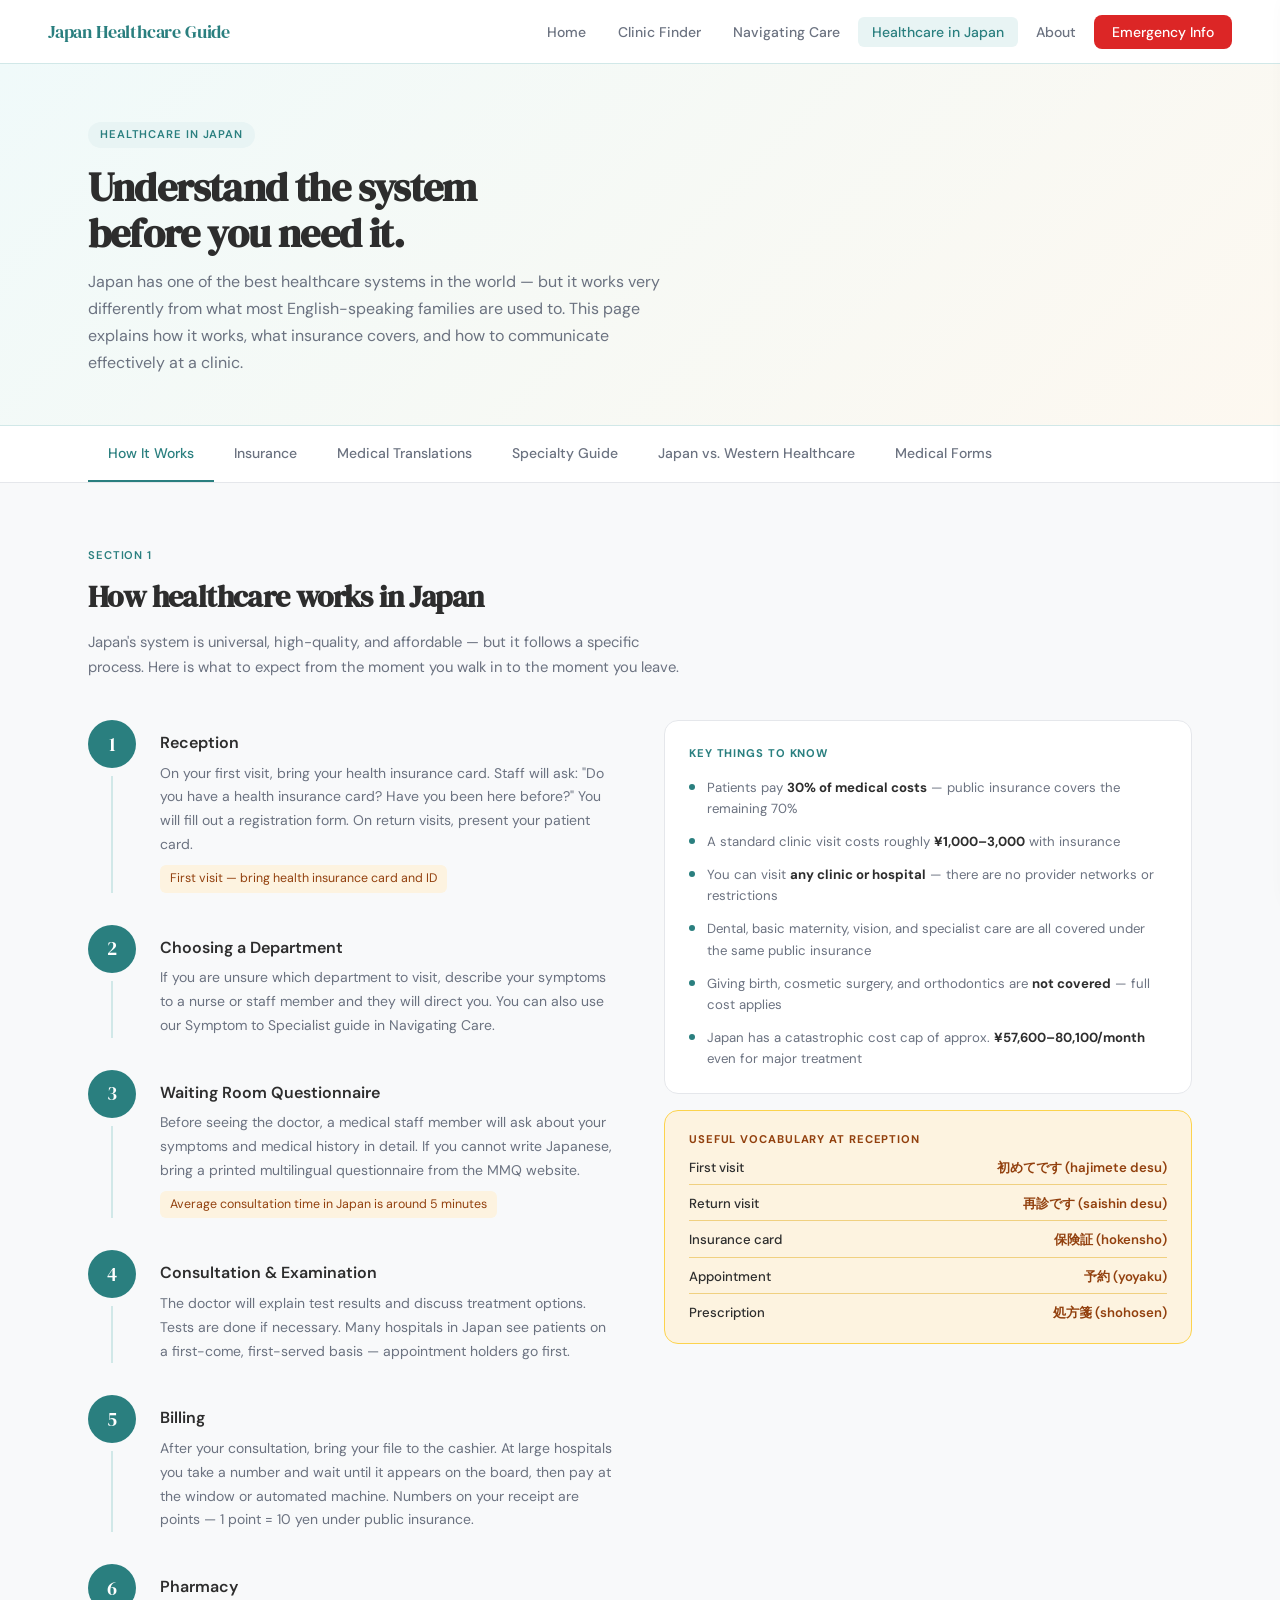
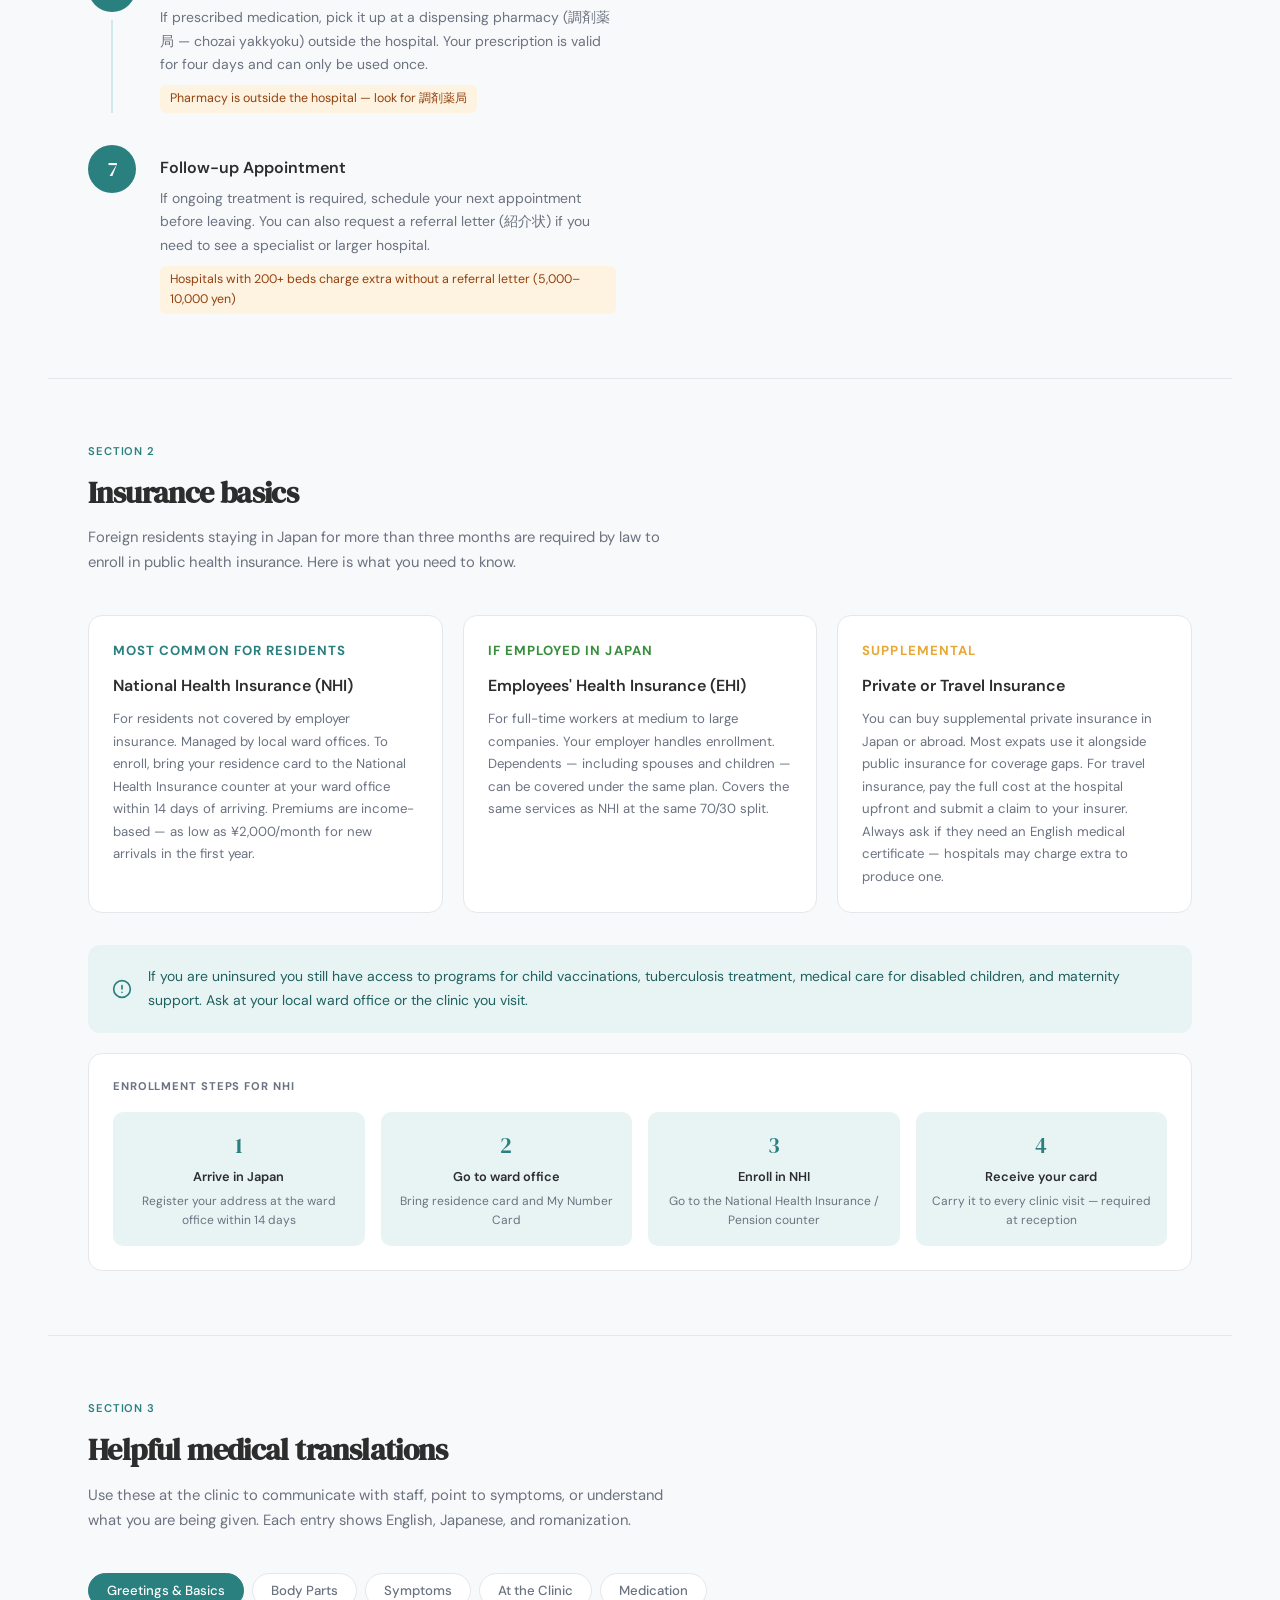
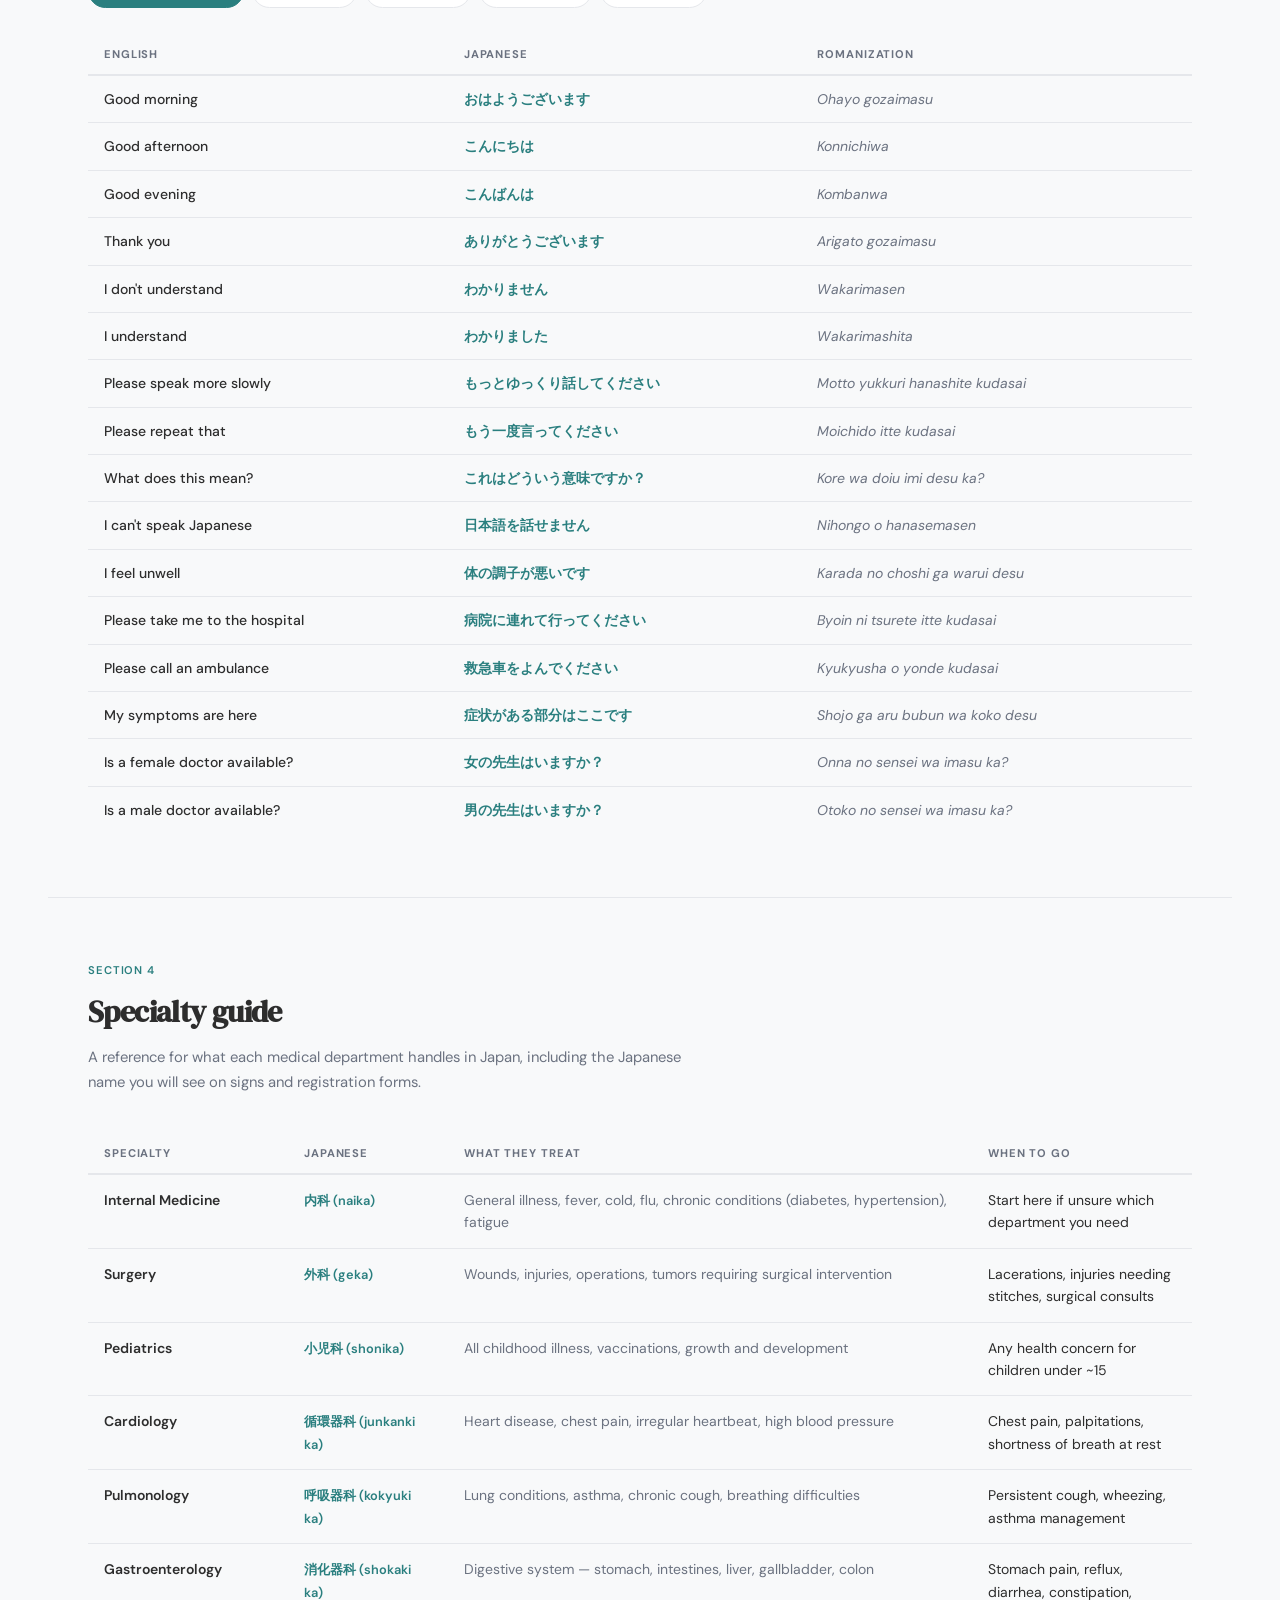
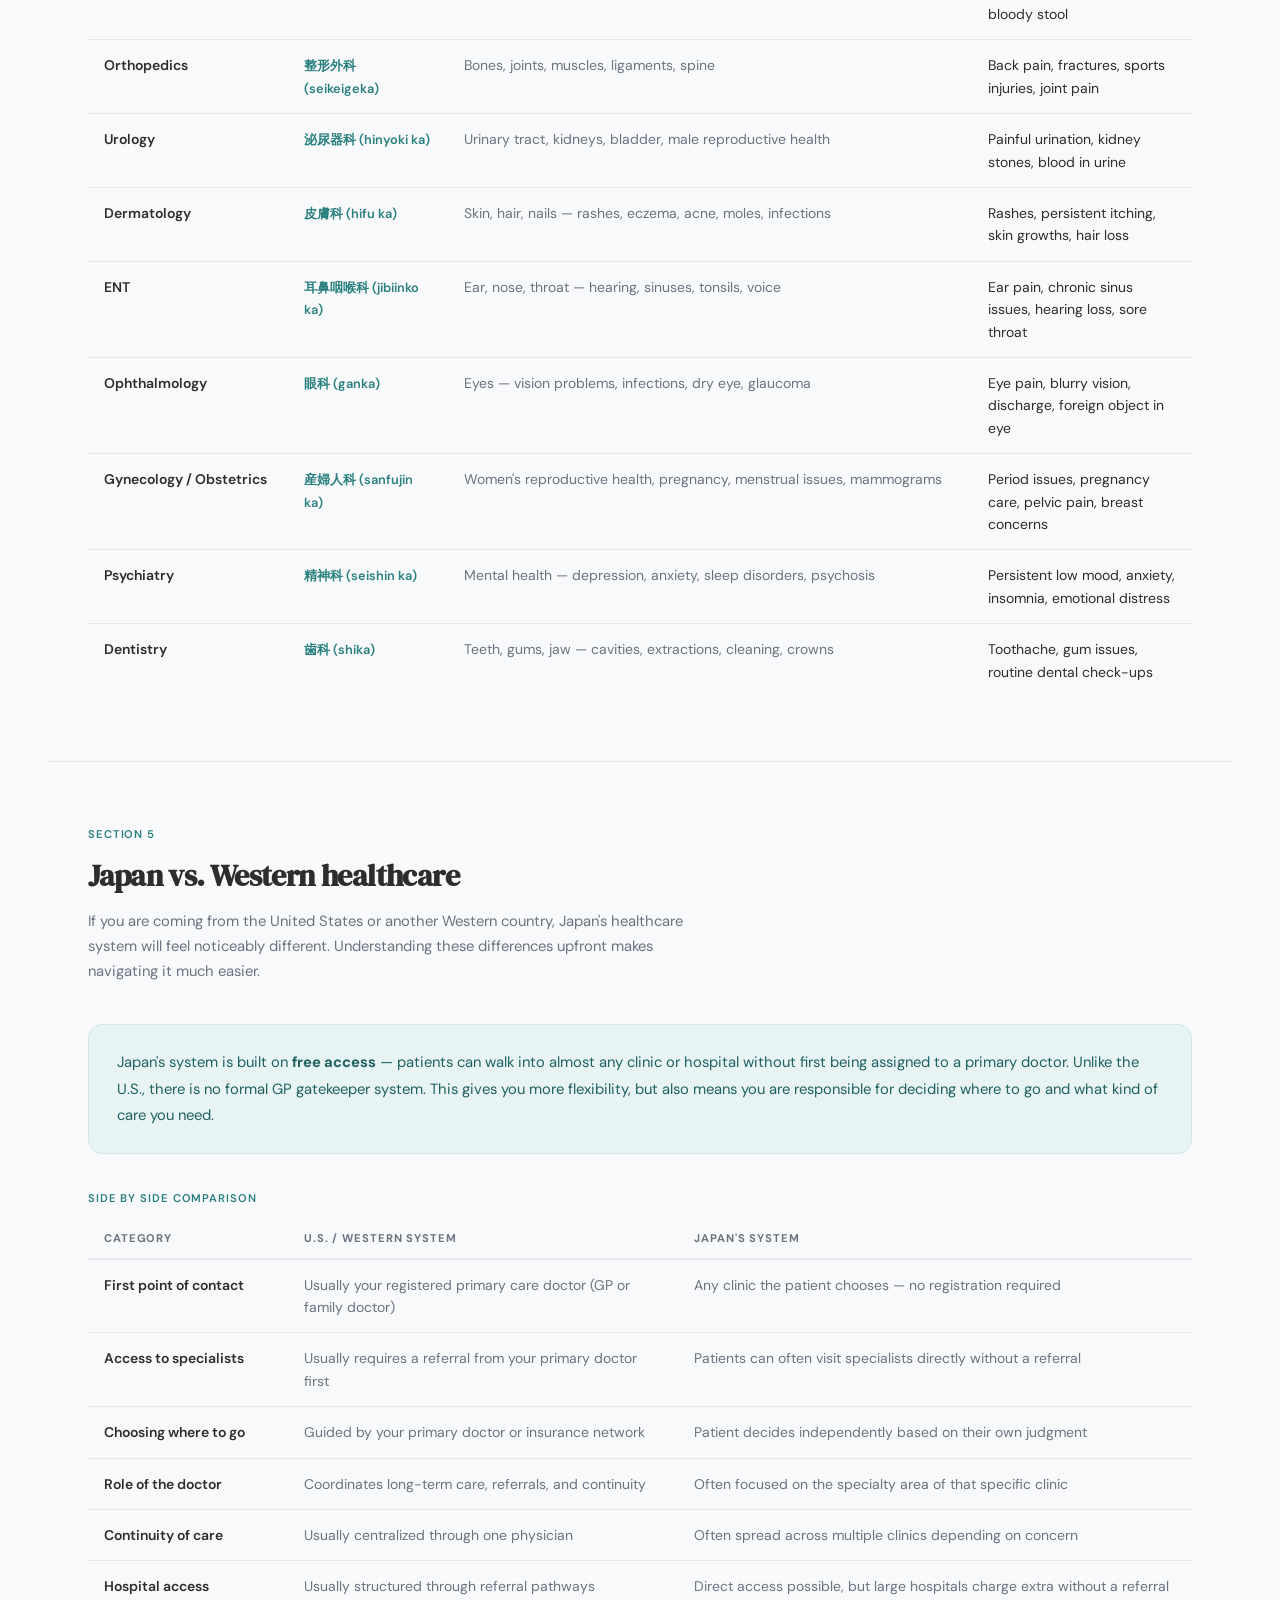
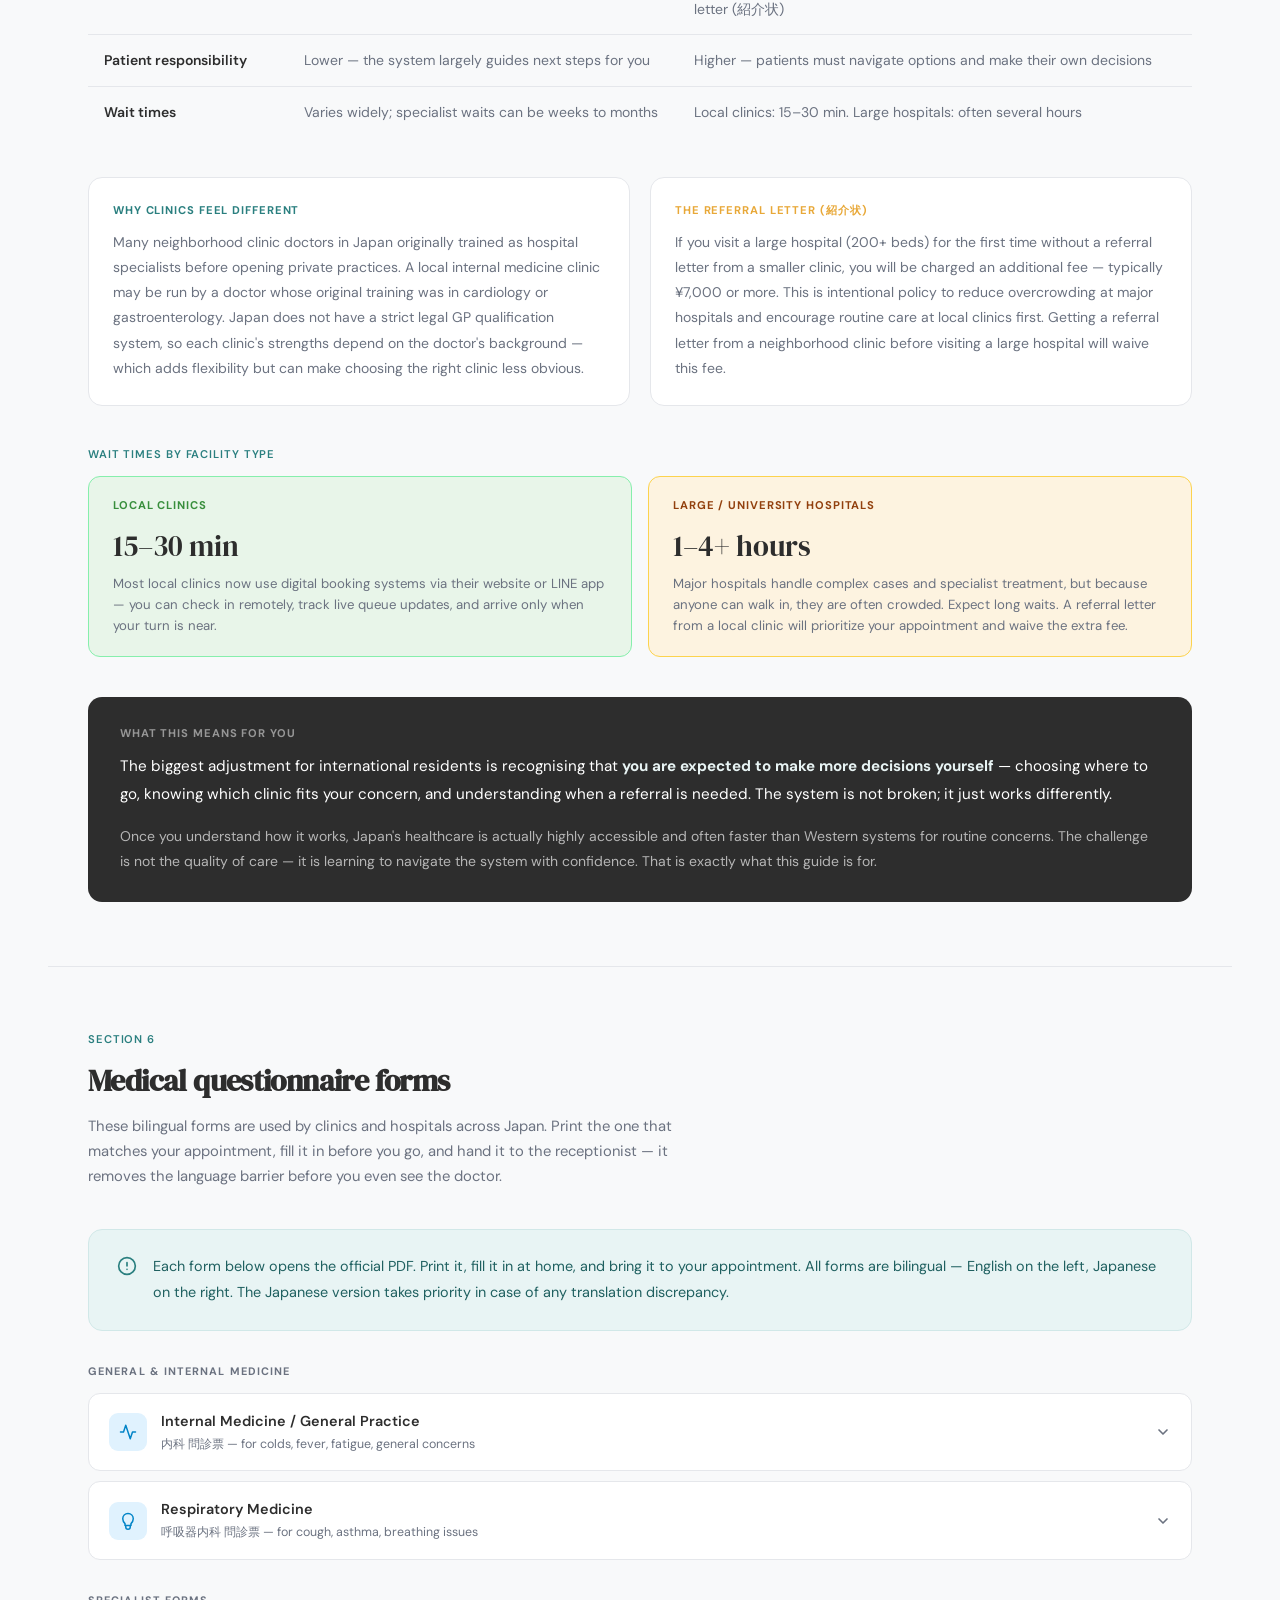
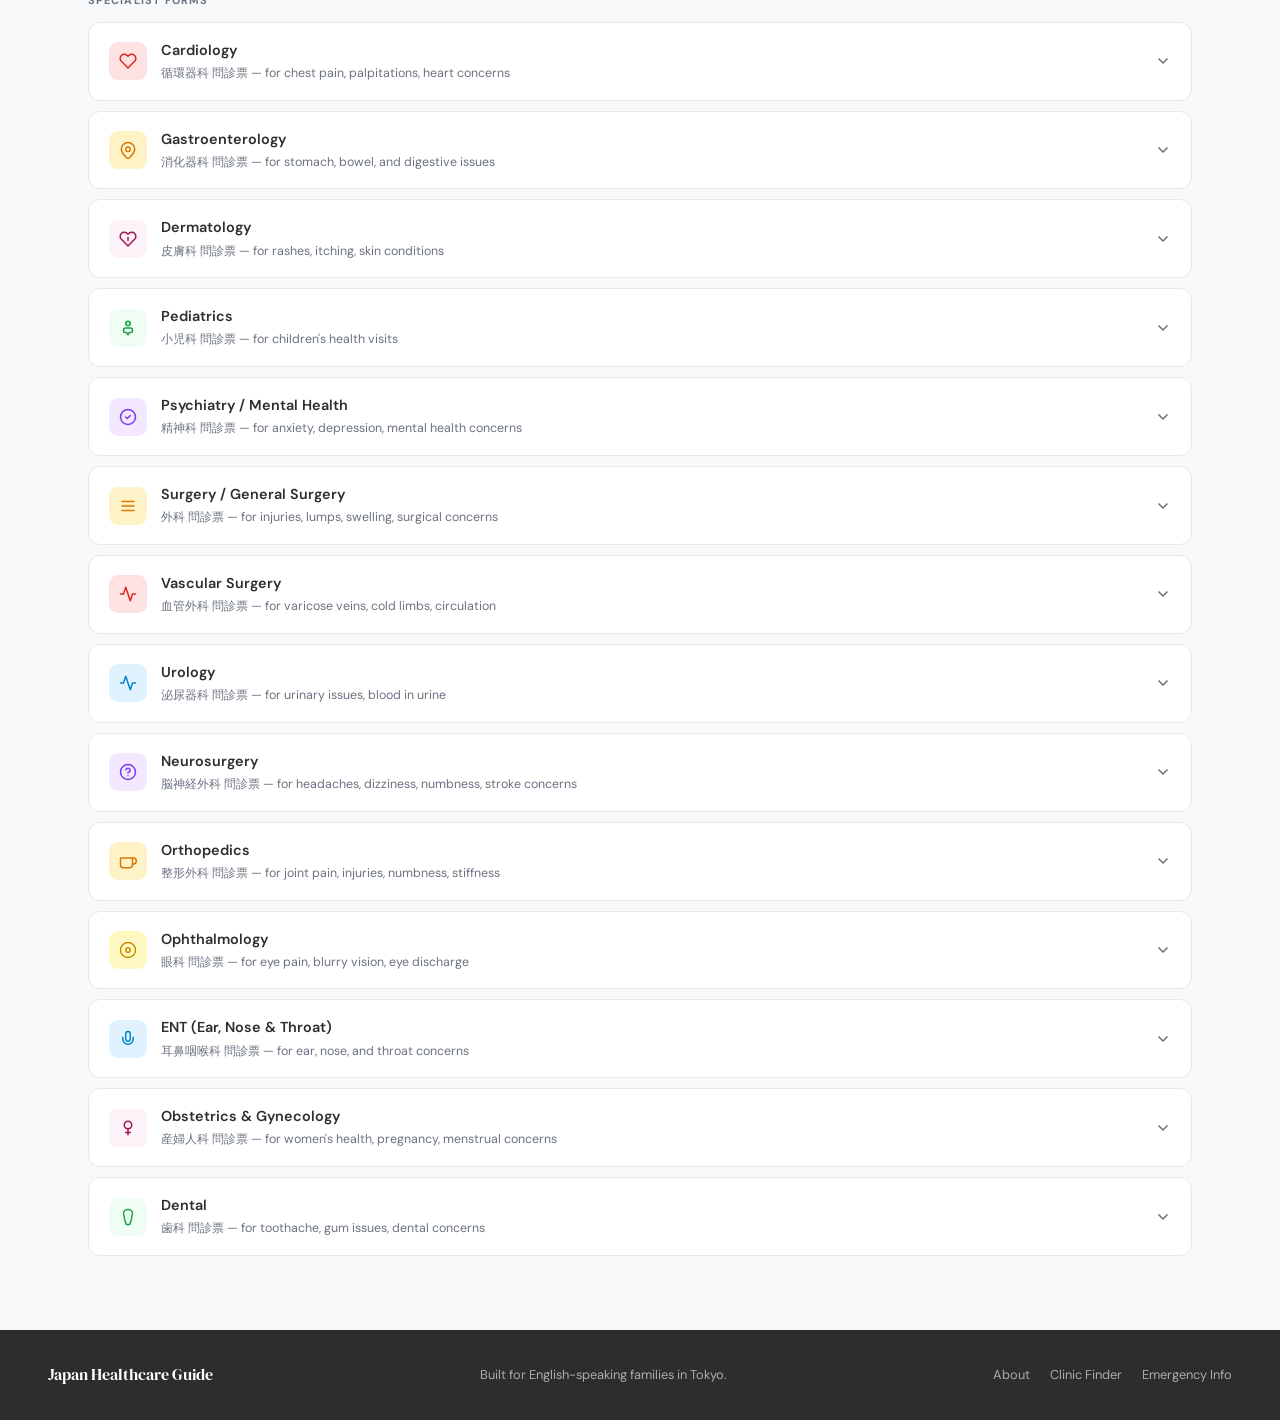
<file: healthcare-in-japan.html>
<!DOCTYPE html>
<html lang="en">
<head>
  <meta charset="UTF-8"/>
  <meta name="viewport" content="width=device-width, initial-scale=1.0"/>
  <title>Healthcare in Japan — Japan Healthcare Guide</title>
  <link href="https://fonts.googleapis.com/css2?family=DM+Sans:wght@300;400;500;600&family=DM+Serif+Display&display=swap" rel="stylesheet"/>
  <style>
    *, *::before, *::after { box-sizing: border-box; margin: 0; padding: 0; }

    :root {
      --teal:        #2A7F7F;
      --teal-dark:   #1f6060;
      --teal-light:  #e8f4f4;
      --amber:       #E8A838;
      --amber-light: #fdf3e0;
      --white:       #F8F9FA;
      --charcoal:    #2D2D2D;
      --gray:        #6B7280;
      --gray-light:  #e5e7eb;
      --border:      #d1e8e8;
      --red:         #dc2626;
      --red-light:   #fee2e2;
      --green:       #388e3c;
      --green-light: #e8f5e9;
    }

    html { scroll-behavior: smooth; }
    body { font-family: 'DM Sans', sans-serif; background: var(--white); color: var(--charcoal); line-height: 1.6; }

    /* NAV */
    nav {
      position: sticky; top: 0; z-index: 100; background: #fff;
      border-bottom: 1px solid var(--border);
      display: flex; align-items: center; justify-content: space-between;
      padding: 0 48px; height: 64px;
    }
    .nav-logo { font-family: 'DM Serif Display', serif; font-size: 1.15rem; color: var(--teal); text-decoration: none; letter-spacing: -0.01em; white-space: nowrap; }
    .nav-links { display: flex; gap: 4px; list-style: none; }
    .nav-links a { text-decoration: none; color: var(--gray); font-size: 0.875rem; font-weight: 500; padding: 6px 14px; border-radius: 6px; transition: background 0.15s, color 0.15s; white-space: nowrap; }
    .nav-links a:hover { background: var(--teal-light); color: var(--teal); }
    .nav-links a.active { background: var(--teal-light); color: var(--teal); }
    .nav-cta { background: var(--red) !important; color: #fff !important; border-radius: 8px !important; padding: 8px 18px !important; }

    /* PAGE HEADER */
    .page-header-wrap { background: linear-gradient(135deg, #f0fafa 0%, #fdf8f0 100%); border-bottom: 1px solid var(--border); }
    .page-header { max-width: 1200px; margin: 0 auto; padding: 56px 48px 48px; }
    .page-tag { display: inline-block; background: var(--teal-light); color: var(--teal); font-size: 0.7rem; font-weight: 600; letter-spacing: 0.08em; text-transform: uppercase; padding: 4px 12px; border-radius: 100px; margin-bottom: 16px; }
    .page-header h1 { font-family: 'DM Serif Display', serif; font-size: 2.5rem; line-height: 1.15; color: var(--charcoal); letter-spacing: -0.02em; margin-bottom: 12px; }
    .page-header p { font-size: 1rem; color: var(--gray); line-height: 1.7; max-width: 580px; }

    /* SUB NAV */
    .sub-nav { background: #fff; border-bottom: 1px solid var(--gray-light); position: sticky; top: 64px; z-index: 90; }
    .sub-nav-inner { max-width: 1200px; margin: 0 auto; padding: 0 48px; display: flex; overflow-x: auto; }
    .sub-nav a { text-decoration: none; color: var(--gray); font-size: 0.875rem; font-weight: 500; padding: 16px 20px; border-bottom: 2px solid transparent; white-space: nowrap; transition: color 0.15s, border-color 0.15s; }
    .sub-nav a:hover { color: var(--teal); }
    .sub-nav a.active { color: var(--teal); border-bottom-color: var(--teal); }

    /* SECTION */
    .section { max-width: 1200px; margin: 0 auto; padding: 64px 48px; }
    .section-divider { border: none; border-top: 1px solid var(--gray-light); margin: 0 48px; }
    .section-label { font-size: 0.7rem; font-weight: 600; letter-spacing: 0.08em; text-transform: uppercase; color: var(--teal); margin-bottom: 8px; }
    .section-title { font-family: 'DM Serif Display', serif; font-size: 1.9rem; color: var(--charcoal); margin-bottom: 8px; letter-spacing: -0.02em; }
    .section-sub { color: var(--gray); font-size: 0.925rem; max-width: 600px; margin-bottom: 40px; line-height: 1.7; }

    /* HOW IT WORKS — FLOW */
    .flow-steps { display: flex; flex-direction: column; gap: 0; position: relative; }
    .flow-step { display: grid; grid-template-columns: 48px 1fr; gap: 24px; position: relative; padding-bottom: 32px; }
    .flow-step:last-child { padding-bottom: 0; }
    .flow-step-left { display: flex; flex-direction: column; align-items: center; }
    .flow-step-num { width: 48px; height: 48px; border-radius: 50%; background: var(--teal); color: #fff; font-family: 'DM Serif Display', serif; font-size: 1.2rem; display: flex; align-items: center; justify-content: center; flex-shrink: 0; z-index: 1; }
    .flow-step-line { flex: 1; width: 2px; background: var(--border); margin-top: 8px; }
    .flow-step:last-child .flow-step-line { display: none; }
    .flow-step-content { padding-top: 10px; }
    .flow-step-content h4 { font-size: 1rem; font-weight: 600; color: var(--charcoal); margin-bottom: 6px; }
    .flow-step-content p { font-size: 0.875rem; color: var(--gray); line-height: 1.7; }
    .flow-note { display: inline-block; margin-top: 8px; background: var(--amber-light); color: #92400e; font-size: 0.775rem; padding: 4px 10px; border-radius: 6px; }

    /* INSURANCE */
    .insurance-grid { display: grid; grid-template-columns: repeat(3, 1fr); gap: 20px; margin-bottom: 32px; }
    .insurance-card { background: #fff; border: 1px solid var(--gray-light); border-radius: 14px; padding: 24px; transition: border-color 0.15s, box-shadow 0.15s; }
    .insurance-card:hover { border-color: var(--teal); box-shadow: 0 4px 16px rgba(42,127,127,0.08); }
    .insurance-card-tag { font-size: 0.68rem; font-weight: 700; letter-spacing: 0.08em; text-transform: uppercase; margin-bottom: 10px; }
    .insurance-card h4 { font-size: 1rem; font-weight: 600; color: var(--charcoal); margin-bottom: 10px; }
    .insurance-card p { font-size: 0.825rem; color: var(--gray); line-height: 1.7; }
    .insurance-fact-box { background: var(--teal-light); border-radius: 12px; padding: 20px 24px; display: flex; align-items: center; gap: 16px; }
    .insurance-fact-box p { font-size: 0.875rem; color: var(--teal-dark); line-height: 1.7; }

    /* TRANSLATIONS */
    .trans-tabs { display: flex; gap: 8px; flex-wrap: wrap; margin-bottom: 28px; }
    .trans-tab { padding: 8px 18px; border-radius: 100px; border: 1.5px solid var(--gray-light); background: #fff; font-family: 'DM Sans', sans-serif; font-size: 0.825rem; font-weight: 500; color: var(--gray); cursor: pointer; transition: all 0.15s; }
    .trans-tab:hover { border-color: var(--teal); color: var(--teal); }
    .trans-tab.active { background: var(--teal); color: #fff; border-color: var(--teal); }
    .trans-panel { display: none; }
    .trans-panel.active { display: block; }

    /* phrase table */
    .phrase-table { width: 100%; border-collapse: collapse; }
    .phrase-table th { text-align: left; font-size: 0.7rem; font-weight: 700; letter-spacing: 0.08em; text-transform: uppercase; color: var(--gray); padding: 10px 16px; border-bottom: 2px solid var(--gray-light); }
    .phrase-table td { padding: 12px 16px; border-bottom: 1px solid var(--gray-light); font-size: 0.875rem; vertical-align: top; }
    .phrase-table tr:last-child td { border-bottom: none; }
    .phrase-table tr:hover td { background: var(--teal-light); }
    .phrase-en { font-weight: 500; color: var(--charcoal); }
    .phrase-ja { color: var(--teal); font-weight: 600; }
    .phrase-ro { color: var(--gray); font-style: italic; font-size: 0.8rem; }

    /* body parts grid */
    .body-parts-grid { display: grid; grid-template-columns: repeat(4, 1fr); gap: 10px; }
    .body-part-item { background: #fff; border: 1px solid var(--gray-light); border-radius: 10px; padding: 12px 14px; transition: border-color 0.15s; }
    .body-part-item:hover { border-color: var(--teal); }
    .body-part-en { font-size: 0.875rem; font-weight: 600; color: var(--charcoal); }
    .body-part-ja { font-size: 0.875rem; color: var(--teal); font-weight: 600; }
    .body-part-ro { font-size: 0.75rem; color: var(--gray); font-style: italic; }

    /* symptom chips */
    .symptom-chips { display: flex; flex-wrap: wrap; gap: 8px; }
    .symptom-chip { background: #fff; border: 1px solid var(--gray-light); border-radius: 8px; padding: 8px 14px; font-size: 0.825rem; }
    .symptom-chip-en { font-weight: 600; color: var(--charcoal); display: block; }
    .symptom-chip-ja { color: var(--teal); font-weight: 600; display: block; font-size: 0.8rem; }
    .symptom-chip-ro { color: var(--gray); font-style: italic; font-size: 0.75rem; display: block; }

    /* drug types */
    .drug-grid { display: grid; grid-template-columns: repeat(4, 1fr); gap: 12px; }
    .drug-item { background: #fff; border: 1px solid var(--gray-light); border-radius: 10px; padding: 14px; text-align: center; transition: border-color 0.15s; }
    .drug-item:hover { border-color: var(--teal); }
    .drug-en { font-size: 0.825rem; font-weight: 600; color: var(--charcoal); }
    .drug-ja { font-size: 0.825rem; color: var(--teal); font-weight: 600; }
    .drug-ro { font-size: 0.75rem; color: var(--gray); font-style: italic; }

    /* SPECIALTY GUIDE */
    .specialty-table { width: 100%; border-collapse: collapse; }
    .specialty-table th { text-align: left; font-size: 0.7rem; font-weight: 700; letter-spacing: 0.08em; text-transform: uppercase; color: var(--gray); padding: 10px 16px; border-bottom: 2px solid var(--gray-light); }
    .specialty-table td { padding: 14px 16px; border-bottom: 1px solid var(--gray-light); font-size: 0.875rem; vertical-align: top; }
    .specialty-table tr:last-child td { border-bottom: none; }
    .specialty-table tr:hover td { background: var(--teal-light); }
    .spec-name { font-weight: 600; color: var(--charcoal); }
    .spec-ja { color: var(--teal); font-size: 0.8rem; font-weight: 600; }
    .spec-desc { color: var(--gray); line-height: 1.6; }
    .spec-when { color: var(--charcoal); font-size: 0.825rem; }

    /* FOOTER */
    footer { background: var(--charcoal); color: rgba(255,255,255,0.6); padding: 32px 48px; display: flex; align-items: center; justify-content: space-between; font-size: 0.8rem; flex-wrap: wrap; gap: 16px; }
    footer a { color: rgba(255,255,255,0.6); text-decoration: none; }
    footer a:hover { color: #fff; }
    .footer-logo { font-family: 'DM Serif Display', serif; font-size: 1rem; color: #fff; }

    /* RESPONSIVE */
    
    /* ── MOBILE NAV ── */
    .hamburger {
      display: none;
      flex-direction: column;
      gap: 5px;
      cursor: pointer;
      padding: 6px;
      border: none;
      background: transparent;
      z-index: 200;
    }

    .hamburger span {
      display: block;
      width: 22px;
      height: 2px;
      background: var(--charcoal);
      border-radius: 2px;
      transition: all 0.25s ease;
    }

    .hamburger.open span:nth-child(1) { transform: translateY(7px) rotate(45deg); }
    .hamburger.open span:nth-child(2) { opacity: 0; }
    .hamburger.open span:nth-child(3) { transform: translateY(-7px) rotate(-45deg); }

    .mobile-sidebar {
      position: fixed;
      top: 0;
      right: -280px;
      width: 260px;
      height: 100vh;
      background: #fff;
      box-shadow: -4px 0 24px rgba(0,0,0,0.12);
      z-index: 999;
      transition: right 0.28s ease;
      display: flex;
      flex-direction: column;
      padding: 0;
    }

    .mobile-sidebar.open { right: 0; }

    .mobile-sidebar-header {
      display: flex;
      align-items: center;
      justify-content: space-between;
      padding: 20px 20px 16px;
      border-bottom: 1px solid var(--gray-light);
    }

    .mobile-sidebar-logo {
      font-family: 'DM Serif Display', serif;
      font-size: 1rem;
      color: var(--teal);
      text-decoration: none;
    }

    .mobile-sidebar-close {
      width: 32px;
      height: 32px;
      border-radius: 50%;
      background: var(--gray-light);
      border: none;
      cursor: pointer;
      display: flex;
      align-items: center;
      justify-content: center;
      transition: background 0.15s;
    }

    .mobile-sidebar-close:hover { background: #d1d5db; }

    .mobile-sidebar-links {
      display: flex;
      flex-direction: column;
      padding: 12px 12px;
      flex: 1;
      overflow-y: auto;
      gap: 2px;
    }

    .mobile-sidebar-links a {
      text-decoration: none;
      color: var(--charcoal);
      font-size: 0.95rem;
      font-weight: 500;
      padding: 12px 14px;
      border-radius: 8px;
      transition: background 0.15s, color 0.15s;
    }

    .mobile-sidebar-links a:hover { background: var(--teal-light); color: var(--teal); }
    .mobile-sidebar-links a.active { background: var(--teal-light); color: var(--teal); font-weight: 600; }

    .mobile-sidebar-links .sidebar-cta {
      background: var(--red) !important;
      color: #fff !important;
      margin-top: 8px;
      text-align: center;
    }

    .mobile-overlay {
      position: fixed;
      inset: 0;
      background: rgba(0,0,0,0.4);
      z-index: 998;
      display: none;
      backdrop-filter: blur(1px);
    }

    .mobile-overlay.open { display: block; }

    @media (max-width: 900px) {
      .nav-links { display: none; }
      .hamburger { display: flex; }
    }

    @media (max-width: 900px) {
      nav { padding: 0 24px; }
      .nav-links { display: none; }
      .page-header { padding: 40px 24px 32px; }
      .sub-nav-inner { padding: 0 24px; }
      .section { padding: 48px 24px; }
      .section-divider { margin: 0 24px; }
      .insurance-grid { grid-template-columns: 1fr; }
      .body-parts-grid { grid-template-columns: repeat(2, 1fr); }
      .drug-grid { grid-template-columns: repeat(2, 1fr); }
      footer { padding: 24px; flex-direction: column; text-align: center; }
    }
    /* ── MEDICAL FORMS ── */
    .forms-intro-box {
      background: var(--teal-light);
      border: 1.5px solid var(--border);
      border-radius: 14px;
      padding: 24px 28px;
      margin-bottom: 32px;
      display: flex;
      gap: 16px;
      align-items: flex-start;
    }

    .forms-intro-box svg { flex-shrink: 0; margin-top: 2px; color: var(--teal); }
    .forms-intro-box p { font-size: 0.9rem; color: var(--teal-dark); line-height: 1.8; }

    .forms-category-label {
      font-size: 0.68rem;
      font-weight: 700;
      letter-spacing: 0.1em;
      text-transform: uppercase;
      color: var(--gray);
      margin-bottom: 12px;
      margin-top: 32px;
    }

    .form-accordion {
      border: 1px solid var(--gray-light);
      border-radius: 12px;
      overflow: hidden;
      margin-bottom: 10px;
      background: #fff;
      transition: box-shadow 0.15s;
    }

    .form-accordion:hover { box-shadow: 0 2px 12px rgba(0,0,0,0.07); }

    .form-accordion-header {
      display: flex;
      align-items: center;
      justify-content: space-between;
      padding: 16px 20px;
      cursor: pointer;
      gap: 16px;
      user-select: none;
    }

    .form-accordion-left {
      display: flex;
      align-items: center;
      gap: 14px;
      flex: 1;
    }

    .form-accordion-icon {
      width: 38px;
      height: 38px;
      border-radius: 9px;
      display: flex;
      align-items: center;
      justify-content: center;
      flex-shrink: 0;
    }

    .form-accordion-title {
      font-size: 0.9rem;
      font-weight: 600;
      color: var(--charcoal);
      margin-bottom: 2px;
    }

    .form-accordion-sub {
      font-size: 0.775rem;
      color: var(--gray);
    }

    .form-accordion-chevron {
      flex-shrink: 0;
      color: var(--gray);
      transition: transform 0.2s ease;
    }

    .form-accordion.open .form-accordion-chevron { transform: rotate(180deg); }

    .form-accordion-body {
      display: none;
      padding: 0 20px 20px;
      border-top: 1px solid var(--gray-light);
    }

    .form-accordion.open .form-accordion-body { display: block; }

    .form-accordion-desc {
      font-size: 0.85rem;
      color: var(--gray);
      line-height: 1.7;
      margin: 16px 0 20px;
    }

    .form-fields-list {
      display: flex;
      flex-wrap: wrap;
      gap: 8px;
      margin-bottom: 20px;
    }

    .form-field-tag {
      background: var(--white);
      border: 1px solid var(--gray-light);
      border-radius: 6px;
      padding: 4px 10px;
      font-size: 0.75rem;
      color: var(--charcoal);
    }

    .btn-open-form {
      display: inline-flex;
      align-items: center;
      gap: 8px;
      background: var(--teal);
      color: #fff;
      padding: 10px 20px;
      border-radius: 8px;
      text-decoration: none;
      font-size: 0.875rem;
      font-weight: 600;
      transition: background 0.15s;
    }

    .btn-open-form:hover { background: var(--teal-dark); }

    .form-note {
      font-size: 0.75rem;
      color: var(--gray);
      margin-top: 10px;
      font-style: italic;
    }

  </style>
</head>
<body>

<!-- NAV -->
<nav>
  <a href="/" class="nav-logo">Japan Healthcare Guide</a>
  <ul class="nav-links">
    <li><a href="/">Home</a></li>
    <li><a href="/clinic-finder">Clinic Finder</a></li>
    <li><a href="/navigating-care">Navigating Care</a></li>
    <li><a href="/healthcare-in-japan" class="active">Healthcare in Japan</a></li>
    <li><a href="/about">About</a></li>
    <li><a href="/emergency" class="nav-cta">Emergency Info</a></li>
  </ul>
    <button class="hamburger" id="hamburgerBtn" onclick="toggleSidebar()" aria-label="Open menu">
      <span></span><span></span><span></span>
    </button>
  </nav>

  <!-- MOBILE SIDEBAR -->
  <div class="mobile-overlay" id="mobileOverlay" onclick="closeSidebar()"></div>
  <div class="mobile-sidebar" id="mobileSidebar">
    <div class="mobile-sidebar-header">
      <a href="/" class="mobile-sidebar-logo">Japan Healthcare Guide</a>
      <button class="mobile-sidebar-close" onclick="closeSidebar()">
        <svg width="13" height="13" viewBox="0 0 24 24" fill="none" stroke="currentColor" stroke-width="2.5" stroke-linecap="round" stroke-linejoin="round"><line x1="18" y1="6" x2="6" y2="18"/><line x1="6" y1="6" x2="18" y2="18"/></svg>
      </button>
    </div>
    <div class="mobile-sidebar-links">
      <a href="/">Home</a>
      <a href="/clinic-finder">Clinic Finder</a>
      <a href="/navigating-care">Navigating Care</a>
      <a href="/healthcare-in-japan" class="active">Healthcare in Japan</a>
      <a href="/about">About</a>
      <a href="/emergency" class="sidebar-cta">Emergency Info</a>
    </div>
  </div>
<!-- PAGE HEADER -->
<div class="page-header-wrap">
  <div class="page-header">
    <span class="page-tag">Healthcare in Japan</span>
    <h1>Understand the system<br>before you need it.</h1>
    <p>Japan has one of the best healthcare systems in the world — but it works very differently from what most English-speaking families are used to. This page explains how it works, what insurance covers, and how to communicate effectively at a clinic.</p>
  </div>
</div>

<!-- SUB NAV -->
<div class="sub-nav">
  <div class="sub-nav-inner">
    <a href="#how-it-works" class="active">How It Works</a>
    <a href="#insurance">Insurance</a>
    <a href="#translations">Medical Translations</a>
    <a href="#specialty-guide">Specialty Guide</a>
    <a href="#vs-western">Japan vs. Western Healthcare</a>
    <a href="#forms">Medical Forms</a>
  </div>
</div>

<!-- ── HOW IT WORKS ── -->
<div class="section" id="how-it-works">
  <p class="section-label">Section 1</p>
  <h2 class="section-title">How healthcare works in Japan</h2>
  <p class="section-sub">Japan's system is universal, high-quality, and affordable — but it follows a specific process. Here is what to expect from the moment you walk in to the moment you leave.</p>

  <div style="display:grid; grid-template-columns: 1fr 1fr; gap: 48px; align-items: start;">
    <div class="flow-steps">

      <div class="flow-step">
        <div class="flow-step-left"><div class="flow-step-num">1</div><div class="flow-step-line"></div></div>
        <div class="flow-step-content">
          <h4>Reception</h4>
          <p>On your first visit, bring your health insurance card. Staff will ask: "Do you have a health insurance card? Have you been here before?" You will fill out a registration form. On return visits, present your patient card.</p>
          <span class="flow-note">First visit — bring health insurance card and ID</span>
        </div>
      </div>

      <div class="flow-step">
        <div class="flow-step-left"><div class="flow-step-num">2</div><div class="flow-step-line"></div></div>
        <div class="flow-step-content">
          <h4>Choosing a Department</h4>
          <p>If you are unsure which department to visit, describe your symptoms to a nurse or staff member and they will direct you. You can also use our Symptom to Specialist guide in Navigating Care.</p>
        </div>
      </div>

      <div class="flow-step">
        <div class="flow-step-left"><div class="flow-step-num">3</div><div class="flow-step-line"></div></div>
        <div class="flow-step-content">
          <h4>Waiting Room Questionnaire</h4>
          <p>Before seeing the doctor, a medical staff member will ask about your symptoms and medical history in detail. If you cannot write Japanese, bring a printed multilingual questionnaire from the MMQ website.</p>
          <span class="flow-note">Average consultation time in Japan is around 5 minutes</span>
        </div>
      </div>

      <div class="flow-step">
        <div class="flow-step-left"><div class="flow-step-num">4</div><div class="flow-step-line"></div></div>
        <div class="flow-step-content">
          <h4>Consultation & Examination</h4>
          <p>The doctor will explain test results and discuss treatment options. Tests are done if necessary. Many hospitals in Japan see patients on a first-come, first-served basis — appointment holders go first.</p>
        </div>
      </div>

      <div class="flow-step">
        <div class="flow-step-left"><div class="flow-step-num">5</div><div class="flow-step-line"></div></div>
        <div class="flow-step-content">
          <h4>Billing</h4>
          <p>After your consultation, bring your file to the cashier. At large hospitals you take a number and wait until it appears on the board, then pay at the window or automated machine. Numbers on your receipt are points — 1 point = 10 yen under public insurance.</p>
        </div>
      </div>

      <div class="flow-step">
        <div class="flow-step-left"><div class="flow-step-num">6</div><div class="flow-step-line"></div></div>
        <div class="flow-step-content">
          <h4>Pharmacy</h4>
          <p>If prescribed medication, pick it up at a dispensing pharmacy (調剤薬局 — chozai yakkyoku) outside the hospital. Your prescription is valid for four days and can only be used once.</p>
          <span class="flow-note">Pharmacy is outside the hospital — look for 調剤薬局</span>
        </div>
      </div>

      <div class="flow-step">
        <div class="flow-step-left"><div class="flow-step-num">7</div><div class="flow-step-line"></div></div>
        <div class="flow-step-content">
          <h4>Follow-up Appointment</h4>
          <p>If ongoing treatment is required, schedule your next appointment before leaving. You can also request a referral letter (紹介状) if you need to see a specialist or larger hospital.</p>
          <span class="flow-note">Hospitals with 200+ beds charge extra without a referral letter (5,000–10,000 yen)</span>
        </div>
      </div>

    </div>

    <!-- Right side key facts -->
    <div style="display:flex; flex-direction:column; gap:16px; position:sticky; top:140px;">

      <div style="background:#fff; border:1px solid var(--gray-light); border-radius:14px; padding:24px;">
        <p style="font-size:0.7rem;font-weight:700;letter-spacing:0.08em;text-transform:uppercase;color:var(--teal);margin-bottom:14px;">Key things to know</p>
        <div style="display:flex;flex-direction:column;gap:12px;">
          <div style="display:flex;gap:12px;align-items:flex-start;">
            <div style="width:6px;height:6px;border-radius:50%;background:var(--teal);margin-top:7px;flex-shrink:0;"></div>
            <p style="font-size:0.825rem;color:var(--gray);line-height:1.6;">Patients pay <strong style="color:var(--charcoal);">30% of medical costs</strong> — public insurance covers the remaining 70%</p>
          </div>
          <div style="display:flex;gap:12px;align-items:flex-start;">
            <div style="width:6px;height:6px;border-radius:50%;background:var(--teal);margin-top:7px;flex-shrink:0;"></div>
            <p style="font-size:0.825rem;color:var(--gray);line-height:1.6;">A standard clinic visit costs roughly <strong style="color:var(--charcoal);">¥1,000–3,000</strong> with insurance</p>
          </div>
          <div style="display:flex;gap:12px;align-items:flex-start;">
            <div style="width:6px;height:6px;border-radius:50%;background:var(--teal);margin-top:7px;flex-shrink:0;"></div>
            <p style="font-size:0.825rem;color:var(--gray);line-height:1.6;">You can visit <strong style="color:var(--charcoal);">any clinic or hospital</strong> — there are no provider networks or restrictions</p>
          </div>
          <div style="display:flex;gap:12px;align-items:flex-start;">
            <div style="width:6px;height:6px;border-radius:50%;background:var(--teal);margin-top:7px;flex-shrink:0;"></div>
            <p style="font-size:0.825rem;color:var(--gray);line-height:1.6;">Dental, basic maternity, vision, and specialist care are all covered under the same public insurance</p>
          </div>
          <div style="display:flex;gap:12px;align-items:flex-start;">
            <div style="width:6px;height:6px;border-radius:50%;background:var(--teal);margin-top:7px;flex-shrink:0;"></div>
            <p style="font-size:0.825rem;color:var(--gray);line-height:1.6;">Giving birth, cosmetic surgery, and orthodontics are <strong style="color:var(--charcoal);">not covered</strong> — full cost applies</p>
          </div>
          <div style="display:flex;gap:12px;align-items:flex-start;">
            <div style="width:6px;height:6px;border-radius:50%;background:var(--teal);margin-top:7px;flex-shrink:0;"></div>
            <p style="font-size:0.825rem;color:var(--gray);line-height:1.6;">Japan has a catastrophic cost cap of approx. <strong style="color:var(--charcoal);">¥57,600–80,100/month</strong> even for major treatment</p>
          </div>
        </div>
      </div>

      <div style="background:var(--amber-light);border:1px solid #fcd34d;border-radius:14px;padding:20px 24px;">
        <p style="font-size:0.7rem;font-weight:700;letter-spacing:0.08em;text-transform:uppercase;color:#92400e;margin-bottom:8px;">Useful vocabulary at reception</p>
        <div style="display:flex;flex-direction:column;gap:8px;">
          <div style="display:flex;justify-content:space-between;font-size:0.825rem;border-bottom:1px solid #f0d080;padding-bottom:6px;"><span style="color:var(--charcoal);font-weight:500;">First visit</span><span style="color:#92400e;font-weight:600;">初めてです (hajimete desu)</span></div>
          <div style="display:flex;justify-content:space-between;font-size:0.825rem;border-bottom:1px solid #f0d080;padding-bottom:6px;"><span style="color:var(--charcoal);font-weight:500;">Return visit</span><span style="color:#92400e;font-weight:600;">再診です (saishin desu)</span></div>
          <div style="display:flex;justify-content:space-between;font-size:0.825rem;border-bottom:1px solid #f0d080;padding-bottom:6px;"><span style="color:var(--charcoal);font-weight:500;">Insurance card</span><span style="color:#92400e;font-weight:600;">保険証 (hokensho)</span></div>
          <div style="display:flex;justify-content:space-between;font-size:0.825rem;border-bottom:1px solid #f0d080;padding-bottom:6px;"><span style="color:var(--charcoal);font-weight:500;">Appointment</span><span style="color:#92400e;font-weight:600;">予約 (yoyaku)</span></div>
          <div style="display:flex;justify-content:space-between;font-size:0.825rem;"><span style="color:var(--charcoal);font-weight:500;">Prescription</span><span style="color:#92400e;font-weight:600;">処方箋 (shohosen)</span></div>
        </div>
      </div>

    </div>
  </div>
</div>

<hr class="section-divider"/>

<!-- ── INSURANCE ── -->
<div class="section" id="insurance">
  <p class="section-label">Section 2</p>
  <h2 class="section-title">Insurance basics</h2>
  <p class="section-sub">Foreign residents staying in Japan for more than three months are required by law to enroll in public health insurance. Here is what you need to know.</p>

  <div class="insurance-grid">
    <div class="insurance-card">
      <p class="insurance-card-tag" style="color:var(--teal);">Most common for residents</p>
      <h4>National Health Insurance (NHI)</h4>
      <p>For residents not covered by employer insurance. Managed by local ward offices. To enroll, bring your residence card to the National Health Insurance counter at your ward office within 14 days of arriving. Premiums are income-based — as low as ¥2,000/month for new arrivals in the first year.</p>
    </div>
    <div class="insurance-card">
      <p class="insurance-card-tag" style="color:var(--green);">If employed in Japan</p>
      <h4>Employees' Health Insurance (EHI)</h4>
      <p>For full-time workers at medium to large companies. Your employer handles enrollment. Dependents — including spouses and children — can be covered under the same plan. Covers the same services as NHI at the same 70/30 split.</p>
    </div>
    <div class="insurance-card">
      <p class="insurance-card-tag" style="color:var(--amber);">Supplemental</p>
      <h4>Private or Travel Insurance</h4>
      <p>You can buy supplemental private insurance in Japan or abroad. Most expats use it alongside public insurance for coverage gaps. For travel insurance, pay the full cost at the hospital upfront and submit a claim to your insurer. Always ask if they need an English medical certificate — hospitals may charge extra to produce one.</p>
    </div>
  </div>

  <div class="insurance-fact-box" style="margin-bottom:16px;">
    <svg width="20" height="20" viewBox="0 0 24 24" fill="none" stroke="#2A7F7F" stroke-width="2" stroke-linecap="round" stroke-linejoin="round" style="flex-shrink:0;"><circle cx="12" cy="12" r="10"/><line x1="12" y1="8" x2="12" y2="12"/><line x1="12" y1="16" x2="12.01" y2="16"/></svg>
    <p>If you are uninsured you still have access to programs for child vaccinations, tuberculosis treatment, medical care for disabled children, and maternity support. Ask at your local ward office or the clinic you visit.</p>
  </div>

  <div style="background:#fff;border:1px solid var(--gray-light);border-radius:14px;padding:24px;margin-top:20px;">
    <p style="font-size:0.7rem;font-weight:700;letter-spacing:0.08em;text-transform:uppercase;color:var(--gray);margin-bottom:16px;">Enrollment steps for NHI</p>
    <div style="display:grid;grid-template-columns:repeat(4,1fr);gap:16px;">
      <div style="text-align:center;padding:16px;background:var(--teal-light);border-radius:10px;">
        <p style="font-family:'DM Serif Display',serif;font-size:1.4rem;color:var(--teal);margin-bottom:4px;">1</p>
        <p style="font-size:0.8rem;color:var(--charcoal);font-weight:600;">Arrive in Japan</p>
        <p style="font-size:0.75rem;color:var(--gray);margin-top:4px;">Register your address at the ward office within 14 days</p>
      </div>
      <div style="text-align:center;padding:16px;background:var(--teal-light);border-radius:10px;">
        <p style="font-family:'DM Serif Display',serif;font-size:1.4rem;color:var(--teal);margin-bottom:4px;">2</p>
        <p style="font-size:0.8rem;color:var(--charcoal);font-weight:600;">Go to ward office</p>
        <p style="font-size:0.75rem;color:var(--gray);margin-top:4px;">Bring residence card and My Number Card</p>
      </div>
      <div style="text-align:center;padding:16px;background:var(--teal-light);border-radius:10px;">
        <p style="font-family:'DM Serif Display',serif;font-size:1.4rem;color:var(--teal);margin-bottom:4px;">3</p>
        <p style="font-size:0.8rem;color:var(--charcoal);font-weight:600;">Enroll in NHI</p>
        <p style="font-size:0.75rem;color:var(--gray);margin-top:4px;">Go to the National Health Insurance / Pension counter</p>
      </div>
      <div style="text-align:center;padding:16px;background:var(--teal-light);border-radius:10px;">
        <p style="font-family:'DM Serif Display',serif;font-size:1.4rem;color:var(--teal);margin-bottom:4px;">4</p>
        <p style="font-size:0.8rem;color:var(--charcoal);font-weight:600;">Receive your card</p>
        <p style="font-size:0.75rem;color:var(--gray);margin-top:4px;">Carry it to every clinic visit — required at reception</p>
      </div>
    </div>
  </div>
</div>

<hr class="section-divider"/>

<!-- ── TRANSLATIONS ── -->
<div class="section" id="translations">
  <p class="section-label">Section 3</p>
  <h2 class="section-title">Helpful medical translations</h2>
  <p class="section-sub">Use these at the clinic to communicate with staff, point to symptoms, or understand what you are being given. Each entry shows English, Japanese, and romanization.</p>

  <div class="trans-tabs">
    <button class="trans-tab active" onclick="showTab('greetings')">Greetings & Basics</button>
    <button class="trans-tab" onclick="showTab('body')">Body Parts</button>
    <button class="trans-tab" onclick="showTab('symptoms')">Symptoms</button>
    <button class="trans-tab" onclick="showTab('clinic')">At the Clinic</button>
    <button class="trans-tab" onclick="showTab('medication')">Medication</button>
  </div>

  <!-- GREETINGS -->
  <div class="trans-panel active" id="tab-greetings">
    <table class="phrase-table">
      <thead><tr><th>English</th><th>Japanese</th><th>Romanization</th></tr></thead>
      <tbody>
        <tr><td class="phrase-en">Good morning</td><td class="phrase-ja">おはようございます</td><td class="phrase-ro">Ohayo gozaimasu</td></tr>
        <tr><td class="phrase-en">Good afternoon</td><td class="phrase-ja">こんにちは</td><td class="phrase-ro">Konnichiwa</td></tr>
        <tr><td class="phrase-en">Good evening</td><td class="phrase-ja">こんばんは</td><td class="phrase-ro">Kombanwa</td></tr>
        <tr><td class="phrase-en">Thank you</td><td class="phrase-ja">ありがとうございます</td><td class="phrase-ro">Arigato gozaimasu</td></tr>
        <tr><td class="phrase-en">I don't understand</td><td class="phrase-ja">わかりません</td><td class="phrase-ro">Wakarimasen</td></tr>
        <tr><td class="phrase-en">I understand</td><td class="phrase-ja">わかりました</td><td class="phrase-ro">Wakarimashita</td></tr>
        <tr><td class="phrase-en">Please speak more slowly</td><td class="phrase-ja">もっとゆっくり話してください</td><td class="phrase-ro">Motto yukkuri hanashite kudasai</td></tr>
        <tr><td class="phrase-en">Please repeat that</td><td class="phrase-ja">もう一度言ってください</td><td class="phrase-ro">Moichido itte kudasai</td></tr>
        <tr><td class="phrase-en">What does this mean?</td><td class="phrase-ja">これはどういう意味ですか？</td><td class="phrase-ro">Kore wa doiu imi desu ka?</td></tr>
        <tr><td class="phrase-en">I can't speak Japanese</td><td class="phrase-ja">日本語を話せません</td><td class="phrase-ro">Nihongo o hanasemasen</td></tr>
        <tr><td class="phrase-en">I feel unwell</td><td class="phrase-ja">体の調子が悪いです</td><td class="phrase-ro">Karada no choshi ga warui desu</td></tr>
        <tr><td class="phrase-en">Please take me to the hospital</td><td class="phrase-ja">病院に連れて行ってください</td><td class="phrase-ro">Byoin ni tsurete itte kudasai</td></tr>
        <tr><td class="phrase-en">Please call an ambulance</td><td class="phrase-ja">救急車をよんでください</td><td class="phrase-ro">Kyukyusha o yonde kudasai</td></tr>
        <tr><td class="phrase-en">My symptoms are here</td><td class="phrase-ja">症状がある部分はここです</td><td class="phrase-ro">Shojo ga aru bubun wa koko desu</td></tr>
        <tr><td class="phrase-en">Is a female doctor available?</td><td class="phrase-ja">女の先生はいますか？</td><td class="phrase-ro">Onna no sensei wa imasu ka?</td></tr>
        <tr><td class="phrase-en">Is a male doctor available?</td><td class="phrase-ja">男の先生はいますか？</td><td class="phrase-ro">Otoko no sensei wa imasu ka?</td></tr>
      </tbody>
    </table>
  </div>

  <!-- BODY PARTS -->
  <div class="trans-panel" id="tab-body">
    <p style="font-size:0.825rem;color:var(--gray);margin-bottom:20px;">Point to where it hurts and say: <strong style="color:var(--teal);">症状がある部分はここです (Shojo ga aru bubun wa koko desu)</strong> — "My symptoms are here."</p>
    <div class="body-parts-grid">
      <div class="body-part-item"><div class="body-part-en">Head</div><div class="body-part-ja">頭</div><div class="body-part-ro">atama</div></div>
      <div class="body-part-item"><div class="body-part-en">Eye(s)</div><div class="body-part-ja">目</div><div class="body-part-ro">me</div></div>
      <div class="body-part-item"><div class="body-part-en">Ear(s)</div><div class="body-part-ja">耳</div><div class="body-part-ro">mimi</div></div>
      <div class="body-part-item"><div class="body-part-en">Nose</div><div class="body-part-ja">鼻</div><div class="body-part-ro">hana</div></div>
      <div class="body-part-item"><div class="body-part-en">Mouth</div><div class="body-part-ja">口</div><div class="body-part-ro">kuchi</div></div>
      <div class="body-part-item"><div class="body-part-en">Tooth / Teeth</div><div class="body-part-ja">歯</div><div class="body-part-ro">ha</div></div>
      <div class="body-part-item"><div class="body-part-en">Tongue</div><div class="body-part-ja">舌</div><div class="body-part-ro">shita</div></div>
      <div class="body-part-item"><div class="body-part-en">Throat</div><div class="body-part-ja">のど</div><div class="body-part-ro">nodo</div></div>
      <div class="body-part-item"><div class="body-part-en">Neck</div><div class="body-part-ja">首</div><div class="body-part-ro">kubi</div></div>
      <div class="body-part-item"><div class="body-part-en">Shoulder(s)</div><div class="body-part-ja">肩</div><div class="body-part-ro">kata</div></div>
      <div class="body-part-item"><div class="body-part-en">Chest</div><div class="body-part-ja">胸</div><div class="body-part-ro">mune</div></div>
      <div class="body-part-item"><div class="body-part-en">Arm(s)</div><div class="body-part-ja">腕</div><div class="body-part-ro">ude</div></div>
      <div class="body-part-item"><div class="body-part-en">Finger(s)</div><div class="body-part-ja">指</div><div class="body-part-ro">yubi</div></div>
      <div class="body-part-item"><div class="body-part-en">Stomach / Abdomen</div><div class="body-part-ja">おなか</div><div class="body-part-ro">onaka</div></div>
      <div class="body-part-item"><div class="body-part-en">Lower back</div><div class="body-part-ja">腰</div><div class="body-part-ro">koshi</div></div>
      <div class="body-part-item"><div class="body-part-en">Back</div><div class="body-part-ja">背中</div><div class="body-part-ro">senaka</div></div>
      <div class="body-part-item"><div class="body-part-en">Leg(s)</div><div class="body-part-ja">脚</div><div class="body-part-ro">ashi</div></div>
      <div class="body-part-item"><div class="body-part-en">Skin</div><div class="body-part-ja">皮膚</div><div class="body-part-ro">hifu</div></div>
      <div class="body-part-item"><div class="body-part-en">Heart</div><div class="body-part-ja">心臓</div><div class="body-part-ro">shinzo</div></div>
      <div class="body-part-item"><div class="body-part-en">Lung</div><div class="body-part-ja">肺</div><div class="body-part-ro">hai</div></div>
      <div class="body-part-item"><div class="body-part-en">Liver</div><div class="body-part-ja">肝臓</div><div class="body-part-ro">kanzo</div></div>
      <div class="body-part-item"><div class="body-part-en">Stomach (organ)</div><div class="body-part-ja">胃</div><div class="body-part-ro">i</div></div>
      <div class="body-part-item"><div class="body-part-en">Kidney</div><div class="body-part-ja">腎臓</div><div class="body-part-ro">jinzo</div></div>
      <div class="body-part-item"><div class="body-part-en">Bladder</div><div class="body-part-ja">膀胱</div><div class="body-part-ro">boko</div></div>
    </div>
  </div>

  <!-- SYMPTOMS -->
  <div class="trans-panel" id="tab-symptoms">
    <div class="symptom-chips">
      <div class="symptom-chip"><span class="symptom-chip-en">Fever</span><span class="symptom-chip-ja">熱がある</span><span class="symptom-chip-ro">netsu ga aru</span></div>
      <div class="symptom-chip"><span class="symptom-chip-en">Pain / It hurts</span><span class="symptom-chip-ja">痛い</span><span class="symptom-chip-ro">itai</span></div>
      <div class="symptom-chip"><span class="symptom-chip-en">Dull pain</span><span class="symptom-chip-ja">にぶく痛い</span><span class="symptom-chip-ro">nibuku itai</span></div>
      <div class="symptom-chip"><span class="symptom-chip-en">Severe pain</span><span class="symptom-chip-ja">痛みが強い</span><span class="symptom-chip-ro">itami ga tsuyoi</span></div>
      <div class="symptom-chip"><span class="symptom-chip-en">Nausea</span><span class="symptom-chip-ja">吐き気がする</span><span class="symptom-chip-ro">hakike ga suru</span></div>
      <div class="symptom-chip"><span class="symptom-chip-en">Vomiting</span><span class="symptom-chip-ja">吐いた</span><span class="symptom-chip-ro">haita</span></div>
      <div class="symptom-chip"><span class="symptom-chip-en">Diarrhea</span><span class="symptom-chip-ja">下痢をしている</span><span class="symptom-chip-ro">geri o shiteiru</span></div>
      <div class="symptom-chip"><span class="symptom-chip-en">Constipation</span><span class="symptom-chip-ja">便秘をしている</span><span class="symptom-chip-ro">bempi o shiteiru</span></div>
      <div class="symptom-chip"><span class="symptom-chip-en">Cough</span><span class="symptom-chip-ja">咳が出る</span><span class="symptom-chip-ro">seki ga deru</span></div>
      <div class="symptom-chip"><span class="symptom-chip-en">Runny nose</span><span class="symptom-chip-ja">鼻水が出る</span><span class="symptom-chip-ro">hanamizu ga deru</span></div>
      <div class="symptom-chip"><span class="symptom-chip-en">Stuffy nose</span><span class="symptom-chip-ja">鼻がつまる</span><span class="symptom-chip-ro">hana ga tsumaru</span></div>
      <div class="symptom-chip"><span class="symptom-chip-en">Sore throat</span><span class="symptom-chip-ja">のどが痛い</span><span class="symptom-chip-ro">nodo ga itai</span></div>
      <div class="symptom-chip"><span class="symptom-chip-en">Headache</span><span class="symptom-chip-ja">頭が痛い</span><span class="symptom-chip-ro">atama ga itai</span></div>
      <div class="symptom-chip"><span class="symptom-chip-en">Chest pain</span><span class="symptom-chip-ja">胸が痛い</span><span class="symptom-chip-ro">mune ga itai</span></div>
      <div class="symptom-chip"><span class="symptom-chip-en">Stomach pain</span><span class="symptom-chip-ja">おなかが痛い</span><span class="symptom-chip-ro">onaka ga itai</span></div>
      <div class="symptom-chip"><span class="symptom-chip-en">Dizziness</span><span class="symptom-chip-ja">めまいがする</span><span class="symptom-chip-ro">memai ga suru</span></div>
      <div class="symptom-chip"><span class="symptom-chip-en">Fatigue / Tired</span><span class="symptom-chip-ja">だるい</span><span class="symptom-chip-ro">darui</span></div>
      <div class="symptom-chip"><span class="symptom-chip-en">Chills</span><span class="symptom-chip-ja">寒気がする</span><span class="symptom-chip-ro">samuke ga suru</span></div>
      <div class="symptom-chip"><span class="symptom-chip-en">Rash / Eczema</span><span class="symptom-chip-ja">湿疹がある</span><span class="symptom-chip-ro">shisshin ga aru</span></div>
      <div class="symptom-chip"><span class="symptom-chip-en">Itchy</span><span class="symptom-chip-ja">かゆい</span><span class="symptom-chip-ro">kayui</span></div>
      <div class="symptom-chip"><span class="symptom-chip-en">Swollen</span><span class="symptom-chip-ja">はれている</span><span class="symptom-chip-ro">harete iru</span></div>
      <div class="symptom-chip"><span class="symptom-chip-en">Numbness</span><span class="symptom-chip-ja">しびれる</span><span class="symptom-chip-ro">shibireru</span></div>
      <div class="symptom-chip"><span class="symptom-chip-en">Can't sleep</span><span class="symptom-chip-ja">眠れない</span><span class="symptom-chip-ro">nemurenai</span></div>
      <div class="symptom-chip"><span class="symptom-chip-en">High blood pressure</span><span class="symptom-chip-ja">血圧が高い</span><span class="symptom-chip-ro">ketsuatsu ga takai</span></div>
      <div class="symptom-chip"><span class="symptom-chip-en">Heart palpitations</span><span class="symptom-chip-ja">胸がどきどきする</span><span class="symptom-chip-ro">mune ga dokidoki suru</span></div>
      <div class="symptom-chip"><span class="symptom-chip-en">Shortness of breath</span><span class="symptom-chip-ja">息が苦しい</span><span class="symptom-chip-ro">iki ga kurushii</span></div>
      <div class="symptom-chip"><span class="symptom-chip-en">Muscle pain</span><span class="symptom-chip-ja">筋肉が痛い</span><span class="symptom-chip-ro">kinniku ga itai</span></div>
      <div class="symptom-chip"><span class="symptom-chip-en">Earache</span><span class="symptom-chip-ja">耳が痛い</span><span class="symptom-chip-ro">mimi ga itai</span></div>
      <div class="symptom-chip"><span class="symptom-chip-en">Ringing in ears</span><span class="symptom-chip-ja">耳鳴りがする</span><span class="symptom-chip-ro">miminari ga suru</span></div>
      <div class="symptom-chip"><span class="symptom-chip-en">I have a lump</span><span class="symptom-chip-ja">しこりがある</span><span class="symptom-chip-ro">shikori ga aru</span></div>
      <div class="symptom-chip"><span class="symptom-chip-en">Painful urination</span><span class="symptom-chip-ja">尿をするとき痛い</span><span class="symptom-chip-ro">nyo o suru toki itai</span></div>
      <div class="symptom-chip"><span class="symptom-chip-en">I have an allergy</span><span class="symptom-chip-ja">アレルギーがあります</span><span class="symptom-chip-ro">arerugii ga arimasu</span></div>
      <div class="symptom-chip"><span class="symptom-chip-en">I am pregnant</span><span class="symptom-chip-ja">妊娠しています</span><span class="symptom-chip-ro">ninshin shite imasu</span></div>
      <div class="symptom-chip"><span class="symptom-chip-en">I am taking medication</span><span class="symptom-chip-ja">今この薬を飲んでいます</span><span class="symptom-chip-ro">ima kono kusuri o nonde imasu</span></div>
    </div>
  </div>

  <!-- AT THE CLINIC -->
  <div class="trans-panel" id="tab-clinic">
    <table class="phrase-table">
      <thead><tr><th>English</th><th>Japanese</th><th>Romanization</th></tr></thead>
      <tbody>
        <tr><td class="phrase-en">Where is the reception?</td><td class="phrase-ja">受付はどこですか？</td><td class="phrase-ro">Uketsuke wa doko desu ka?</td></tr>
        <tr><td class="phrase-en">I have an appointment</td><td class="phrase-ja">予約があります</td><td class="phrase-ro">Yoyaku ga arimasu</td></tr>
        <tr><td class="phrase-en">I would like to cancel my appointment</td><td class="phrase-ja">予約をキャンセルしたいです</td><td class="phrase-ro">Yoyaku o kyanseru shitai desu</td></tr>
        <tr><td class="phrase-en">How long do I have to wait?</td><td class="phrase-ja">どのくらいの時間待ちますか？</td><td class="phrase-ro">Donokurai no jikan machimasu ka?</td></tr>
        <tr><td class="phrase-en">When should I come back?</td><td class="phrase-ja">次はいつ病院に来たらいいですか？</td><td class="phrase-ro">Tsugi wa itsu byoin ni kitara ii desu ka?</td></tr>
        <tr><td class="phrase-en">How much does treatment cost?</td><td class="phrase-ja">治るまでにいくらかかりますか？</td><td class="phrase-ro">Naoru made ni ikura kakarimasu ka?</td></tr>
        <tr><td class="phrase-en">Do you accept credit cards?</td><td class="phrase-ja">クレジットカードは使えますか？</td><td class="phrase-ro">Kurejitto kado wa tsukaemasu ka?</td></tr>
        <tr><td class="phrase-en">I forgot my insurance card</td><td class="phrase-ja">保険証を忘れました</td><td class="phrase-ro">Hokensho o wasure mashita</td></tr>
        <tr><td class="phrase-en">Please write a certificate in English (for insurance)</td><td class="phrase-ja">保険会社に出す英語の診断書を書いてください</td><td class="phrase-ro">Hokengaisha ni dasu eigo no shindansho o kaite kudasai</td></tr>
        <tr><td class="phrase-en">Where is the pharmacy?</td><td class="phrase-ja">薬局はどこですか？</td><td class="phrase-ro">Yakkyoku wa doko desu ka?</td></tr>
        <tr><td class="phrase-en">Consultation room</td><td class="phrase-ja">診察室</td><td class="phrase-ro">Shinsatsu shitsu</td></tr>
        <tr><td class="phrase-en">Blood collection room</td><td class="phrase-ja">採血室</td><td class="phrase-ro">Saiketsu shitsu</td></tr>
        <tr><td class="phrase-en">Examination room</td><td class="phrase-ja">検査室</td><td class="phrase-ro">Kensa shitsu</td></tr>
        <tr><td class="phrase-en">Inpatient ward</td><td class="phrase-ja">病棟</td><td class="phrase-ro">Byoto</td></tr>
        <tr><td class="phrase-en">Restroom</td><td class="phrase-ja">トイレ</td><td class="phrase-ro">Toire</td></tr>
      </tbody>
    </table>
  </div>

  <!-- MEDICATION -->
  <div class="trans-panel" id="tab-medication">
    <p style="font-size:0.825rem;color:var(--gray);margin-bottom:24px;">Note: Japan commonly dispenses powdered medicine (粉薬). If it is difficult to swallow, ask for Oblaat — a thin edible starch wrap. Japanese cold medicine typically combines fever reducers, antihistamines, and cough suppressants in one packet.</p>
    <div class="drug-grid" style="margin-bottom:28px;">
      <div class="drug-item"><div class="drug-en">Tablet</div><div class="drug-ja">錠剤</div><div class="drug-ro">jozai</div></div>
      <div class="drug-item"><div class="drug-en">Capsule</div><div class="drug-ja">カプセル</div><div class="drug-ro">kapuseru</div></div>
      <div class="drug-item"><div class="drug-en">Powdered medicine</div><div class="drug-ja">粉薬</div><div class="drug-ro">kona gusuri</div></div>
      <div class="drug-item"><div class="drug-en">Liquid / Syrup</div><div class="drug-ja">水薬</div><div class="drug-ro">mizu gusuri</div></div>
      <div class="drug-item"><div class="drug-en">Suppository</div><div class="drug-ja">座薬</div><div class="drug-ro">zayaku</div></div>
      <div class="drug-item"><div class="drug-en">Eye drops</div><div class="drug-ja">点眼薬</div><div class="drug-ro">tengan yaku</div></div>
      <div class="drug-item"><div class="drug-en">Compress / Patch</div><div class="drug-ja">湿布</div><div class="drug-ro">shippu</div></div>
      <div class="drug-item"><div class="drug-en">Ointment</div><div class="drug-ja">軟膏</div><div class="drug-ro">nanko</div></div>
      <div class="drug-item"><div class="drug-en">Pain killer</div><div class="drug-ja">痛み止め</div><div class="drug-ro">itami dome</div></div>
      <div class="drug-item"><div class="drug-en">Fever reducer</div><div class="drug-ja">解熱剤</div><div class="drug-ro">genetsu zai</div></div>
      <div class="drug-item"><div class="drug-en">Cold medicine</div><div class="drug-ja">風邪薬</div><div class="drug-ro">kaze gusuri</div></div>
      <div class="drug-item"><div class="drug-en">Sleeping pill</div><div class="drug-ja">睡眠薬</div><div class="drug-ro">suimin yaku</div></div>
    </div>
    <table class="phrase-table">
      <thead><tr><th>When to take it</th><th>Japanese</th><th>Romanization</th></tr></thead>
      <tbody>
        <tr><td class="phrase-en">In the morning</td><td class="phrase-ja">朝</td><td class="phrase-ro">asa</td></tr>
        <tr><td class="phrase-en">In the afternoon</td><td class="phrase-ja">昼</td><td class="phrase-ro">hiru</td></tr>
        <tr><td class="phrase-en">In the evening</td><td class="phrase-ja">夜</td><td class="phrase-ro">yoru</td></tr>
        <tr><td class="phrase-en">After meals</td><td class="phrase-ja">食後</td><td class="phrase-ro">shoku go</td></tr>
        <tr><td class="phrase-en">Before meals</td><td class="phrase-ja">食前</td><td class="phrase-ro">shoku zen</td></tr>
        <tr><td class="phrase-en">Between meals</td><td class="phrase-ja">食間</td><td class="phrase-ro">shokkan</td></tr>
        <tr><td class="phrase-en">Before bed</td><td class="phrase-ja">寝る前</td><td class="phrase-ro">neru mae</td></tr>
        <tr><td class="phrase-en">As needed (when symptoms appear)</td><td class="phrase-ja">頓服</td><td class="phrase-ro">tompuku</td></tr>
      </tbody>
    </table>
  </div>
</div>

<hr class="section-divider"/>

<!-- ── SPECIALTY GUIDE ── -->
<div class="section" id="specialty-guide">
  <p class="section-label">Section 4</p>
  <h2 class="section-title">Specialty guide</h2>
  <p class="section-sub">A reference for what each medical department handles in Japan, including the Japanese name you will see on signs and registration forms.</p>

  <table class="specialty-table">
    <thead>
      <tr>
        <th style="width:200px;">Specialty</th>
        <th style="width:160px;">Japanese</th>
        <th>What they treat</th>
        <th style="width:220px;">When to go</th>
      </tr>
    </thead>
    <tbody>
      <tr>
        <td><span class="spec-name">Internal Medicine</span></td>
        <td><span class="spec-ja">内科 (naika)</span></td>
        <td class="spec-desc">General illness, fever, cold, flu, chronic conditions (diabetes, hypertension), fatigue</td>
        <td class="spec-when">Start here if unsure which department you need</td>
      </tr>
      <tr>
        <td><span class="spec-name">Surgery</span></td>
        <td><span class="spec-ja">外科 (geka)</span></td>
        <td class="spec-desc">Wounds, injuries, operations, tumors requiring surgical intervention</td>
        <td class="spec-when">Lacerations, injuries needing stitches, surgical consults</td>
      </tr>
      <tr>
        <td><span class="spec-name">Pediatrics</span></td>
        <td><span class="spec-ja">小児科 (shonika)</span></td>
        <td class="spec-desc">All childhood illness, vaccinations, growth and development</td>
        <td class="spec-when">Any health concern for children under ~15</td>
      </tr>
      <tr>
        <td><span class="spec-name">Cardiology</span></td>
        <td><span class="spec-ja">循環器科 (junkanki ka)</span></td>
        <td class="spec-desc">Heart disease, chest pain, irregular heartbeat, high blood pressure</td>
        <td class="spec-when">Chest pain, palpitations, shortness of breath at rest</td>
      </tr>
      <tr>
        <td><span class="spec-name">Pulmonology</span></td>
        <td><span class="spec-ja">呼吸器科 (kokyuki ka)</span></td>
        <td class="spec-desc">Lung conditions, asthma, chronic cough, breathing difficulties</td>
        <td class="spec-when">Persistent cough, wheezing, asthma management</td>
      </tr>
      <tr>
        <td><span class="spec-name">Gastroenterology</span></td>
        <td><span class="spec-ja">消化器科 (shokaki ka)</span></td>
        <td class="spec-desc">Digestive system — stomach, intestines, liver, gallbladder, colon</td>
        <td class="spec-when">Stomach pain, reflux, diarrhea, constipation, bloody stool</td>
      </tr>
      <tr>
        <td><span class="spec-name">Orthopedics</span></td>
        <td><span class="spec-ja">整形外科 (seikeigeka)</span></td>
        <td class="spec-desc">Bones, joints, muscles, ligaments, spine</td>
        <td class="spec-when">Back pain, fractures, sports injuries, joint pain</td>
      </tr>
      <tr>
        <td><span class="spec-name">Urology</span></td>
        <td><span class="spec-ja">泌尿器科 (hinyoki ka)</span></td>
        <td class="spec-desc">Urinary tract, kidneys, bladder, male reproductive health</td>
        <td class="spec-when">Painful urination, kidney stones, blood in urine</td>
      </tr>
      <tr>
        <td><span class="spec-name">Dermatology</span></td>
        <td><span class="spec-ja">皮膚科 (hifu ka)</span></td>
        <td class="spec-desc">Skin, hair, nails — rashes, eczema, acne, moles, infections</td>
        <td class="spec-when">Rashes, persistent itching, skin growths, hair loss</td>
      </tr>
      <tr>
        <td><span class="spec-name">ENT</span></td>
        <td><span class="spec-ja">耳鼻咽喉科 (jibiinko ka)</span></td>
        <td class="spec-desc">Ear, nose, throat — hearing, sinuses, tonsils, voice</td>
        <td class="spec-when">Ear pain, chronic sinus issues, hearing loss, sore throat</td>
      </tr>
      <tr>
        <td><span class="spec-name">Ophthalmology</span></td>
        <td><span class="spec-ja">眼科 (ganka)</span></td>
        <td class="spec-desc">Eyes — vision problems, infections, dry eye, glaucoma</td>
        <td class="spec-when">Eye pain, blurry vision, discharge, foreign object in eye</td>
      </tr>
      <tr>
        <td><span class="spec-name">Gynecology / Obstetrics</span></td>
        <td><span class="spec-ja">産婦人科 (sanfujin ka)</span></td>
        <td class="spec-desc">Women's reproductive health, pregnancy, menstrual issues, mammograms</td>
        <td class="spec-when">Period issues, pregnancy care, pelvic pain, breast concerns</td>
      </tr>
      <tr>
        <td><span class="spec-name">Psychiatry</span></td>
        <td><span class="spec-ja">精神科 (seishin ka)</span></td>
        <td class="spec-desc">Mental health — depression, anxiety, sleep disorders, psychosis</td>
        <td class="spec-when">Persistent low mood, anxiety, insomnia, emotional distress</td>
      </tr>
      <tr>
        <td><span class="spec-name">Dentistry</span></td>
        <td><span class="spec-ja">歯科 (shika)</span></td>
        <td class="spec-desc">Teeth, gums, jaw — cavities, extractions, cleaning, crowns</td>
        <td class="spec-when">Toothache, gum issues, routine dental check-ups</td>
      </tr>
    </tbody>
  </table>
</div>

<hr style="border:none;border-top:1px solid var(--gray-light);margin:0 48px;"/>

<!-- SECTION 5: JAPAN VS WESTERN HEALTHCARE -->
<div class="section" id="vs-western">
  <p class="section-label">Section 5</p>
  <h2 class="section-title">Japan vs. Western healthcare</h2>
  <p class="section-sub">If you are coming from the United States or another Western country, Japan's healthcare system will feel noticeably different. Understanding these differences upfront makes navigating it much easier.</p>

  <!-- Intro card -->
  <div style="background:var(--teal-light);border:1.5px solid var(--border);border-radius:14px;padding:24px 28px;margin-bottom:36px;">
    <p style="font-size:0.925rem;color:var(--teal-dark);line-height:1.8;">Japan's system is built on <strong>free access</strong> — patients can walk into almost any clinic or hospital without first being assigned to a primary doctor. Unlike the U.S., there is no formal GP gatekeeper system. This gives you more flexibility, but also means you are responsible for deciding where to go and what kind of care you need.</p>
  </div>

  <!-- Comparison table -->
  <p class="section-label" style="margin-bottom:12px;">Side by side comparison</p>
  <div style="overflow-x:auto;margin-bottom:40px;">
    <table class="specialty-table">
      <thead>
        <tr>
          <th style="width:200px;">Category</th>
          <th>U.S. / Western System</th>
          <th>Japan's System</th>
        </tr>
      </thead>
      <tbody>
        <tr>
          <td><span class="spec-name">First point of contact</span></td>
          <td class="spec-desc">Usually your registered primary care doctor (GP or family doctor)</td>
          <td class="spec-desc">Any clinic the patient chooses — no registration required</td>
        </tr>
        <tr>
          <td><span class="spec-name">Access to specialists</span></td>
          <td class="spec-desc">Usually requires a referral from your primary doctor first</td>
          <td class="spec-desc">Patients can often visit specialists directly without a referral</td>
        </tr>
        <tr>
          <td><span class="spec-name">Choosing where to go</span></td>
          <td class="spec-desc">Guided by your primary doctor or insurance network</td>
          <td class="spec-desc">Patient decides independently based on their own judgment</td>
        </tr>
        <tr>
          <td><span class="spec-name">Role of the doctor</span></td>
          <td class="spec-desc">Coordinates long-term care, referrals, and continuity</td>
          <td class="spec-desc">Often focused on the specialty area of that specific clinic</td>
        </tr>
        <tr>
          <td><span class="spec-name">Continuity of care</span></td>
          <td class="spec-desc">Usually centralized through one physician</td>
          <td class="spec-desc">Often spread across multiple clinics depending on concern</td>
        </tr>
        <tr>
          <td><span class="spec-name">Hospital access</span></td>
          <td class="spec-desc">Usually structured through referral pathways</td>
          <td class="spec-desc">Direct access possible, but large hospitals charge extra without a referral letter (紹介状)</td>
        </tr>
        <tr>
          <td><span class="spec-name">Patient responsibility</span></td>
          <td class="spec-desc">Lower — the system largely guides next steps for you</td>
          <td class="spec-desc">Higher — patients must navigate options and make their own decisions</td>
        </tr>
        <tr>
          <td><span class="spec-name">Wait times</span></td>
          <td class="spec-desc">Varies widely; specialist waits can be weeks to months</td>
          <td class="spec-desc">Local clinics: 15–30 min. Large hospitals: often several hours</td>
        </tr>
      </tbody>
    </table>
  </div>

  <!-- Two key points -->
  <div style="display:grid;grid-template-columns:1fr 1fr;gap:20px;margin-bottom:40px;">

    <div style="background:#fff;border:1px solid var(--gray-light);border-radius:14px;padding:24px;">
      <p style="font-size:0.7rem;font-weight:700;letter-spacing:0.08em;text-transform:uppercase;color:var(--teal);margin-bottom:10px;">Why clinics feel different</p>
      <p style="font-size:0.875rem;color:var(--gray);line-height:1.8;">Many neighborhood clinic doctors in Japan originally trained as hospital specialists before opening private practices. A local internal medicine clinic may be run by a doctor whose original training was in cardiology or gastroenterology. Japan does not have a strict legal GP qualification system, so each clinic's strengths depend on the doctor's background — which adds flexibility but can make choosing the right clinic less obvious.</p>
    </div>

    <div style="background:#fff;border:1px solid var(--gray-light);border-radius:14px;padding:24px;">
      <p style="font-size:0.7rem;font-weight:700;letter-spacing:0.08em;text-transform:uppercase;color:var(--amber);margin-bottom:10px;">The referral letter (紹介状)</p>
      <p style="font-size:0.875rem;color:var(--gray);line-height:1.8;">If you visit a large hospital (200+ beds) for the first time without a referral letter from a smaller clinic, you will be charged an additional fee — typically ¥7,000 or more. This is intentional policy to reduce overcrowding at major hospitals and encourage routine care at local clinics first. Getting a referral letter from a neighborhood clinic before visiting a large hospital will waive this fee.</p>
    </div>

  </div>

  <!-- Wait times -->
  <p class="section-label" style="margin-bottom:12px;">Wait times by facility type</p>
  <div style="display:grid;grid-template-columns:1fr 1fr;gap:16px;margin-bottom:40px;">

    <div style="background:var(--green-light);border:1px solid #86efac;border-radius:12px;padding:20px 24px;">
      <p style="font-size:0.7rem;font-weight:700;letter-spacing:0.08em;text-transform:uppercase;color:var(--green);margin-bottom:8px;">Local Clinics</p>
      <p style="font-family:'DM Serif Display',serif;font-size:1.8rem;color:var(--charcoal);margin-bottom:4px;">15–30 min</p>
      <p style="font-size:0.825rem;color:var(--gray);line-height:1.6;">Most local clinics now use digital booking systems via their website or LINE app — you can check in remotely, track live queue updates, and arrive only when your turn is near.</p>
    </div>

    <div style="background:var(--amber-light);border:1px solid #fcd34d;border-radius:12px;padding:20px 24px;">
      <p style="font-size:0.7rem;font-weight:700;letter-spacing:0.08em;text-transform:uppercase;color:#92400e;margin-bottom:8px;">Large / University Hospitals</p>
      <p style="font-family:'DM Serif Display',serif;font-size:1.8rem;color:var(--charcoal);margin-bottom:4px;">1–4+ hours</p>
      <p style="font-size:0.825rem;color:var(--gray);line-height:1.6;">Major hospitals handle complex cases and specialist treatment, but because anyone can walk in, they are often crowded. Expect long waits. A referral letter from a local clinic will prioritize your appointment and waive the extra fee.</p>
    </div>

  </div>

  <!-- What this means for you -->
  <div style="background:var(--charcoal);border-radius:14px;padding:28px 32px;">
    <p style="font-size:0.7rem;font-weight:700;letter-spacing:0.08em;text-transform:uppercase;color:rgba(255,255,255,0.5);margin-bottom:10px;">What this means for you</p>
    <p style="font-size:0.95rem;color:#fff;line-height:1.8;margin-bottom:16px;">The biggest adjustment for international residents is recognising that <strong style="color:var(--teal-light);">you are expected to make more decisions yourself</strong> — choosing where to go, knowing which clinic fits your concern, and understanding when a referral is needed. The system is not broken; it just works differently.</p>
    <p style="font-size:0.875rem;color:rgba(255,255,255,0.65);line-height:1.8;">Once you understand how it works, Japan's healthcare is actually highly accessible and often faster than Western systems for routine concerns. The challenge is not the quality of care — it is learning to navigate the system with confidence. That is exactly what this guide is for.</p>
  </div>

</div>

<hr style="border:none;border-top:1px solid var(--gray-light);margin:0 48px;"/>

<!-- SECTION 6: MEDICAL FORMS -->
<div class="section" id="forms">
  <p class="section-label">Section 6</p>
  <h2 class="section-title">Medical questionnaire forms</h2>
  <p class="section-sub">These bilingual forms are used by clinics and hospitals across Japan. Print the one that matches your appointment, fill it in before you go, and hand it to the receptionist — it removes the language barrier before you even see the doctor.</p>

  <div class="forms-intro-box">
    <svg width="20" height="20" viewBox="0 0 24 24" fill="none" stroke="currentColor" stroke-width="2" stroke-linecap="round" stroke-linejoin="round"><circle cx="12" cy="12" r="10"/><line x1="12" y1="8" x2="12" y2="12"/><line x1="12" y1="16" x2="12.01" y2="16"/></svg>
    <p>Each form below opens the official PDF. Print it, fill it in at home, and bring it to your appointment. All forms are bilingual — English on the left, Japanese on the right. The Japanese version takes priority in case of any translation discrepancy.</p>
  </div>

  <!-- GENERAL MEDICINE -->
  <p class="forms-category-label">General &amp; Internal Medicine</p>

  <div class="form-accordion" id="form-internal">
    <div class="form-accordion-header" onclick="toggleForm('form-internal')">
      <div class="form-accordion-left">
        <div class="form-accordion-icon" style="background:#e0f2fe;">
          <svg width="18" height="18" viewBox="0 0 24 24" fill="none" stroke="#0284c7" stroke-width="2" stroke-linecap="round" stroke-linejoin="round"><path d="M22 12h-4l-3 9L9 3l-3 9H2"/></svg>
        </div>
        <div>
          <div class="form-accordion-title">Internal Medicine / General Practice</div>
          <div class="form-accordion-sub">内科 問診票 — for colds, fever, fatigue, general concerns</div>
        </div>
      </div>
      <svg class="form-accordion-chevron" width="16" height="16" viewBox="0 0 24 24" fill="none" stroke="currentColor" stroke-width="2.5" stroke-linecap="round" stroke-linejoin="round"><polyline points="6 9 12 15 18 9"/></svg>
    </div>
    <div class="form-accordion-body">
      <p class="form-accordion-desc">Use this form when visiting a general clinic for symptoms like fever, cough, fatigue, nausea, weight loss, or any concern that doesn't fit a specific specialty. Covers current symptoms, medication history, and past conditions.</p>
      <div class="form-fields-list">
        <span class="form-field-tag">Current symptoms</span>
        <span class="form-field-tag">Symptom onset &amp; severity</span>
        <span class="form-field-tag">Medication list</span>
        <span class="form-field-tag">Past conditions</span>
        <span class="form-field-tag">Surgery history</span>
        <span class="form-field-tag">Allergies</span>
        <span class="form-field-tag">Smoking &amp; alcohol</span>
      </div>
      <a href="en14.pdf" target="_blank" class="btn-open-form">
        <svg width="14" height="14" viewBox="0 0 24 24" fill="none" stroke="currentColor" stroke-width="2.5" stroke-linecap="round" stroke-linejoin="round"><path d="M14 2H6a2 2 0 0 0-2 2v16a2 2 0 0 0 2 2h12a2 2 0 0 0 2-2V8z"/><polyline points="14 2 14 8 20 8"/></svg>
        Open PDF form
      </a>
      <p class="form-note">Print and fill in before your appointment. Bring it alongside your insurance card.</p>
    </div>
  </div>

  <div class="form-accordion" id="form-respiratory">
    <div class="form-accordion-header" onclick="toggleForm('form-respiratory')">
      <div class="form-accordion-left">
        <div class="form-accordion-icon" style="background:#e0f2fe;">
          <svg width="18" height="18" viewBox="0 0 24 24" fill="none" stroke="#0284c7" stroke-width="2" stroke-linecap="round" stroke-linejoin="round"><path d="M12 2c-4 0-7 3-7 7 0 2.5 1.5 5 3 6.5V18h8v-2.5c1.5-1.5 3-4 3-6.5 0-4-3-7-7-7z"/><path d="M9 18v2a3 3 0 0 0 6 0v-2"/></svg>
        </div>
        <div>
          <div class="form-accordion-title">Respiratory Medicine</div>
          <div class="form-accordion-sub">呼吸器内科 問診票 — for cough, asthma, breathing issues</div>
        </div>
      </div>
      <svg class="form-accordion-chevron" width="16" height="16" viewBox="0 0 24 24" fill="none" stroke="currentColor" stroke-width="2.5" stroke-linecap="round" stroke-linejoin="round"><polyline points="6 9 12 15 18 9"/></svg>
    </div>
    <div class="form-accordion-body">
      <p class="form-accordion-desc">Use this form for respiratory concerns including cough, wheezing, shortness of breath, chest pain, or phlegm. Includes phlegm characteristics and symptom patterns.</p>
      <div class="form-fields-list">
        <span class="form-field-tag">Cough, wheeze, breathing</span>
        <span class="form-field-tag">Phlegm details</span>
        <span class="form-field-tag">Symptom timing</span>
        <span class="form-field-tag">Medication list</span>
        <span class="form-field-tag">Allergies</span>
        <span class="form-field-tag">Smoking history</span>
      </div>
      <a href="en15.pdf" target="_blank" class="btn-open-form">
        <svg width="14" height="14" viewBox="0 0 24 24" fill="none" stroke="currentColor" stroke-width="2.5" stroke-linecap="round" stroke-linejoin="round"><path d="M14 2H6a2 2 0 0 0-2 2v16a2 2 0 0 0 2 2h12a2 2 0 0 0 2-2V8z"/><polyline points="14 2 14 8 20 8"/></svg>
        Open PDF form
      </a>
    </div>
  </div>

  <!-- SPECIALIST FORMS -->
  <p class="forms-category-label">Specialist Forms</p>

  <div class="form-accordion" id="form-cardiology">
    <div class="form-accordion-header" onclick="toggleForm('form-cardiology')">
      <div class="form-accordion-left">
        <div class="form-accordion-icon" style="background:#fee2e2;">
          <svg width="18" height="18" viewBox="0 0 24 24" fill="none" stroke="#dc2626" stroke-width="2" stroke-linecap="round" stroke-linejoin="round"><path d="M20.84 4.61a5.5 5.5 0 0 0-7.78 0L12 5.67l-1.06-1.06a5.5 5.5 0 0 0-7.78 7.78l1.06 1.06L12 21.23l7.78-7.78 1.06-1.06a5.5 5.5 0 0 0 0-7.78z"/></svg>
        </div>
        <div>
          <div class="form-accordion-title">Cardiology</div>
          <div class="form-accordion-sub">循環器科 問診票 — for chest pain, palpitations, heart concerns</div>
        </div>
      </div>
      <svg class="form-accordion-chevron" width="16" height="16" viewBox="0 0 24 24" fill="none" stroke="currentColor" stroke-width="2.5" stroke-linecap="round" stroke-linejoin="round"><polyline points="6 9 12 15 18 9"/></svg>
    </div>
    <div class="form-accordion-body">
      <p class="form-accordion-desc">For chest pain, palpitations, shortness of breath, irregular pulse, dizziness, or swelling. Includes a body diagram to mark where pain occurs and detailed pain type options.</p>
      <div class="form-fields-list">
        <span class="form-field-tag">Chest pain type &amp; location</span>
        <span class="form-field-tag">Palpitations &amp; pulse</span>
        <span class="form-field-tag">Symptom triggers</span>
        <span class="form-field-tag">Medication list</span>
        <span class="form-field-tag">Past cardiac history</span>
      </div>
      <a href="en16.pdf" target="_blank" class="btn-open-form">
        <svg width="14" height="14" viewBox="0 0 24 24" fill="none" stroke="currentColor" stroke-width="2.5" stroke-linecap="round" stroke-linejoin="round"><path d="M14 2H6a2 2 0 0 0-2 2v16a2 2 0 0 0 2 2h12a2 2 0 0 0 2-2V8z"/><polyline points="14 2 14 8 20 8"/></svg>
        Open PDF form
      </a>
    </div>
  </div>

  <div class="form-accordion" id="form-gastro">
    <div class="form-accordion-header" onclick="toggleForm('form-gastro')">
      <div class="form-accordion-left">
        <div class="form-accordion-icon" style="background:#fef3c7;">
          <svg width="18" height="18" viewBox="0 0 24 24" fill="none" stroke="#d97706" stroke-width="2" stroke-linecap="round" stroke-linejoin="round"><path d="M12 2a9 9 0 0 1 9 9c0 5-9 13-9 13S3 16 3 11a9 9 0 0 1 9-9z"/><circle cx="12" cy="11" r="3"/></svg>
        </div>
        <div>
          <div class="form-accordion-title">Gastroenterology</div>
          <div class="form-accordion-sub">消化器科 問診票 — for stomach, bowel, and digestive issues</div>
        </div>
      </div>
      <svg class="form-accordion-chevron" width="16" height="16" viewBox="0 0 24 24" fill="none" stroke="currentColor" stroke-width="2.5" stroke-linecap="round" stroke-linejoin="round"><polyline points="6 9 12 15 18 9"/></svg>
    </div>
    <div class="form-accordion-body">
      <p class="form-accordion-desc">For nausea, vomiting, diarrhea, constipation, heartburn, bloody stool, appetite loss, or weight loss. Includes detailed stool characteristics and body diagram.</p>
      <div class="form-fields-list">
        <span class="form-field-tag">Nausea, vomiting, diarrhea</span>
        <span class="form-field-tag">Stool characteristics</span>
        <span class="form-field-tag">Appetite &amp; weight</span>
        <span class="form-field-tag">Symptom body diagram</span>
        <span class="form-field-tag">Medication list</span>
      </div>
      <a href="en17.pdf" target="_blank" class="btn-open-form">
        <svg width="14" height="14" viewBox="0 0 24 24" fill="none" stroke="currentColor" stroke-width="2.5" stroke-linecap="round" stroke-linejoin="round"><path d="M14 2H6a2 2 0 0 0-2 2v16a2 2 0 0 0 2 2h12a2 2 0 0 0 2-2V8z"/><polyline points="14 2 14 8 20 8"/></svg>
        Open PDF form
      </a>
    </div>
  </div>

  <div class="form-accordion" id="form-dermatology">
    <div class="form-accordion-header" onclick="toggleForm('form-dermatology')">
      <div class="form-accordion-left">
        <div class="form-accordion-icon" style="background:#fdf2f8;">
          <svg width="18" height="18" viewBox="0 0 24 24" fill="none" stroke="#9d174d" stroke-width="2" stroke-linecap="round" stroke-linejoin="round"><path d="M20.84 4.61a5.5 5.5 0 0 0-7.78 0L12 5.67l-1.06-1.06a5.5 5.5 0 0 0-7.78 7.78l1.06 1.06L12 21.23l7.78-7.78 1.06-1.06a5.5 5.5 0 0 0 0-7.78z"/><line x1="12" y1="10" x2="12" y2="14"/></svg>
        </div>
        <div>
          <div class="form-accordion-title">Dermatology</div>
          <div class="form-accordion-sub">皮膚科 問診票 — for rashes, itching, skin conditions</div>
        </div>
      </div>
      <svg class="form-accordion-chevron" width="16" height="16" viewBox="0 0 24 24" fill="none" stroke="currentColor" stroke-width="2.5" stroke-linecap="round" stroke-linejoin="round"><polyline points="6 9 12 15 18 9"/></svg>
    </div>
    <div class="form-accordion-body">
      <p class="form-accordion-desc">For rashes, hives, eczema, itching, dry skin, moles, burns, insect bites, athlete's foot, or any skin concern. Includes a body diagram to mark affected areas.</p>
      <div class="form-fields-list">
        <span class="form-field-tag">Skin symptom type</span>
        <span class="form-field-tag">Affected area diagram</span>
        <span class="form-field-tag">Severity scale</span>
        <span class="form-field-tag">Medication &amp; allergy history</span>
      </div>
      <a href="en18.pdf" target="_blank" class="btn-open-form">
        <svg width="14" height="14" viewBox="0 0 24 24" fill="none" stroke="currentColor" stroke-width="2.5" stroke-linecap="round" stroke-linejoin="round"><path d="M14 2H6a2 2 0 0 0-2 2v16a2 2 0 0 0 2 2h12a2 2 0 0 0 2-2V8z"/><polyline points="14 2 14 8 20 8"/></svg>
        Open PDF form
      </a>
    </div>
  </div>

  <div class="form-accordion" id="form-pediatrics">
    <div class="form-accordion-header" onclick="toggleForm('form-pediatrics')">
      <div class="form-accordion-left">
        <div class="form-accordion-icon" style="background:#f0fdf4;">
          <svg width="18" height="18" viewBox="0 0 24 24" fill="none" stroke="#16a34a" stroke-width="2" stroke-linecap="round" stroke-linejoin="round"><circle cx="12" cy="6" r="3"/><path d="M9 12h6a3 3 0 0 1 3 3v1a2 2 0 0 1-2 2h-2l-2 3-2-3H8a2 2 0 0 1-2-2v-1a3 3 0 0 1 3-3z"/></svg>
        </div>
        <div>
          <div class="form-accordion-title">Pediatrics</div>
          <div class="form-accordion-sub">小児科 問診票 — for children's health visits</div>
        </div>
      </div>
      <svg class="form-accordion-chevron" width="16" height="16" viewBox="0 0 24 24" fill="none" stroke="currentColor" stroke-width="2.5" stroke-linecap="round" stroke-linejoin="round"><polyline points="6 9 12 15 18 9"/></svg>
    </div>
    <div class="form-accordion-body">
      <p class="form-accordion-desc">For children's clinic visits. Covers fever, rash, vomiting, ear pain, and developmental concerns. Includes vaccination history, feeding method, birth conditions, and current spreading illnesses at school or nursery.</p>
      <div class="form-fields-list">
        <span class="form-field-tag">Symptoms &amp; fever</span>
        <span class="form-field-tag">School illness outbreaks</span>
        <span class="form-field-tag">Vaccination record</span>
        <span class="form-field-tag">Feeding &amp; birth history</span>
        <span class="form-field-tag">Development concerns</span>
      </div>
      <a href="en19.pdf" target="_blank" class="btn-open-form">
        <svg width="14" height="14" viewBox="0 0 24 24" fill="none" stroke="currentColor" stroke-width="2.5" stroke-linecap="round" stroke-linejoin="round"><path d="M14 2H6a2 2 0 0 0-2 2v16a2 2 0 0 0 2 2h12a2 2 0 0 0 2-2V8z"/><polyline points="14 2 14 8 20 8"/></svg>
        Open PDF form
      </a>
    </div>
  </div>

  <div class="form-accordion" id="form-psychiatry">
    <div class="form-accordion-header" onclick="toggleForm('form-psychiatry')">
      <div class="form-accordion-left">
        <div class="form-accordion-icon" style="background:#f3e8ff;">
          <svg width="18" height="18" viewBox="0 0 24 24" fill="none" stroke="#7c3aed" stroke-width="2" stroke-linecap="round" stroke-linejoin="round"><circle cx="12" cy="12" r="10"/><path d="M9 12l2 2 4-4"/></svg>
        </div>
        <div>
          <div class="form-accordion-title">Psychiatry / Mental Health</div>
          <div class="form-accordion-sub">精神科 問診票 — for anxiety, depression, mental health concerns</div>
        </div>
      </div>
      <svg class="form-accordion-chevron" width="16" height="16" viewBox="0 0 24 24" fill="none" stroke="currentColor" stroke-width="2.5" stroke-linecap="round" stroke-linejoin="round"><polyline points="6 9 12 15 18 9"/></svg>
    </div>
    <div class="form-accordion-body">
      <p class="form-accordion-desc">For anxiety, depression, insomnia, low energy, concentration difficulties, or other mental health concerns. Includes current symptom trend and work, school, or family stressors.</p>
      <div class="form-fields-list">
        <span class="form-field-tag">Mood &amp; energy symptoms</span>
        <span class="form-field-tag">Anxiety &amp; sleep</span>
        <span class="form-field-tag">Symptom improving or worsening</span>
        <span class="form-field-tag">Stress source</span>
        <span class="form-field-tag">Medication list</span>
      </div>
      <a href="en20.pdf" target="_blank" class="btn-open-form">
        <svg width="14" height="14" viewBox="0 0 24 24" fill="none" stroke="currentColor" stroke-width="2.5" stroke-linecap="round" stroke-linejoin="round"><path d="M14 2H6a2 2 0 0 0-2 2v16a2 2 0 0 0 2 2h12a2 2 0 0 0 2-2V8z"/><polyline points="14 2 14 8 20 8"/></svg>
        Open PDF form
      </a>
    </div>
  </div>

  <div class="form-accordion" id="form-surgery">
    <div class="form-accordion-header" onclick="toggleForm('form-surgery')">
      <div class="form-accordion-left">
        <div class="form-accordion-icon" style="background:#fef3c7;">
          <svg width="18" height="18" viewBox="0 0 24 24" fill="none" stroke="#d97706" stroke-width="2" stroke-linecap="round" stroke-linejoin="round"><line x1="4" y1="12" x2="20" y2="12"/><line x1="4" y1="6" x2="20" y2="6"/><line x1="4" y1="18" x2="20" y2="18"/></svg>
        </div>
        <div>
          <div class="form-accordion-title">Surgery / General Surgery</div>
          <div class="form-accordion-sub">外科 問診票 — for injuries, lumps, swelling, surgical concerns</div>
        </div>
      </div>
      <svg class="form-accordion-chevron" width="16" height="16" viewBox="0 0 24 24" fill="none" stroke="currentColor" stroke-width="2.5" stroke-linecap="round" stroke-linejoin="round"><polyline points="6 9 12 15 18 9"/></svg>
    </div>
    <div class="form-accordion-body">
      <p class="form-accordion-desc">For injuries, lumps, swelling, hemorrhoids, or any concern requiring surgical evaluation. Includes stool details and a full body symptom diagram.</p>
      <div class="form-fields-list">
        <span class="form-field-tag">Injury &amp; swelling</span>
        <span class="form-field-tag">Pain &amp; lumps</span>
        <span class="form-field-tag">Stool characteristics</span>
        <span class="form-field-tag">Surgery history</span>
        <span class="form-field-tag">Body diagram</span>
      </div>
      <a href="en21.pdf" target="_blank" class="btn-open-form">
        <svg width="14" height="14" viewBox="0 0 24 24" fill="none" stroke="currentColor" stroke-width="2.5" stroke-linecap="round" stroke-linejoin="round"><path d="M14 2H6a2 2 0 0 0-2 2v16a2 2 0 0 0 2 2h12a2 2 0 0 0 2-2V8z"/><polyline points="14 2 14 8 20 8"/></svg>
        Open PDF form
      </a>
    </div>
  </div>

  <div class="form-accordion" id="form-vascular">
    <div class="form-accordion-header" onclick="toggleForm('form-vascular')">
      <div class="form-accordion-left">
        <div class="form-accordion-icon" style="background:#fee2e2;">
          <svg width="18" height="18" viewBox="0 0 24 24" fill="none" stroke="#dc2626" stroke-width="2" stroke-linecap="round" stroke-linejoin="round"><polyline points="22 12 18 12 15 21 9 3 6 12 2 12"/></svg>
        </div>
        <div>
          <div class="form-accordion-title">Vascular Surgery</div>
          <div class="form-accordion-sub">血管外科 問診票 — for varicose veins, cold limbs, circulation</div>
        </div>
      </div>
      <svg class="form-accordion-chevron" width="16" height="16" viewBox="0 0 24 24" fill="none" stroke="currentColor" stroke-width="2.5" stroke-linecap="round" stroke-linejoin="round"><polyline points="6 9 12 15 18 9"/></svg>
    </div>
    <div class="form-accordion-body">
      <p class="form-accordion-desc">For varicose veins, cold hands and feet, leg cramps when walking (intermittent claudication), or other circulation concerns.</p>
      <div class="form-fields-list">
        <span class="form-field-tag">Varicose veins</span>
        <span class="form-field-tag">Cold limbs</span>
        <span class="form-field-tag">Walking pain</span>
        <span class="form-field-tag">Body diagram</span>
        <span class="form-field-tag">Medication list</span>
      </div>
      <a href="en22.pdf" target="_blank" class="btn-open-form">
        <svg width="14" height="14" viewBox="0 0 24 24" fill="none" stroke="currentColor" stroke-width="2.5" stroke-linecap="round" stroke-linejoin="round"><path d="M14 2H6a2 2 0 0 0-2 2v16a2 2 0 0 0 2 2h12a2 2 0 0 0 2-2V8z"/><polyline points="14 2 14 8 20 8"/></svg>
        Open PDF form
      </a>
    </div>
  </div>

  <div class="form-accordion" id="form-urology">
    <div class="form-accordion-header" onclick="toggleForm('form-urology')">
      <div class="form-accordion-left">
        <div class="form-accordion-icon" style="background:#e0f2fe;">
          <svg width="18" height="18" viewBox="0 0 24 24" fill="none" stroke="#0284c7" stroke-width="2" stroke-linecap="round" stroke-linejoin="round"><path d="M22 12h-4l-3 9L9 3l-3 9H2"/></svg>
        </div>
        <div>
          <div class="form-accordion-title">Urology</div>
          <div class="form-accordion-sub">泌尿器科 問診票 — for urinary issues, blood in urine</div>
        </div>
      </div>
      <svg class="form-accordion-chevron" width="16" height="16" viewBox="0 0 24 24" fill="none" stroke="currentColor" stroke-width="2.5" stroke-linecap="round" stroke-linejoin="round"><polyline points="6 9 12 15 18 9"/></svg>
    </div>
    <div class="form-accordion-body">
      <p class="form-accordion-desc">For frequent urination, difficulty urinating, blood in urine, pain when urinating, or urinary incontinence. Also covers sexual health concerns.</p>
      <div class="form-fields-list">
        <span class="form-field-tag">Urinary symptoms</span>
        <span class="form-field-tag">Blood in urine</span>
        <span class="form-field-tag">Pain &amp; frequency</span>
        <span class="form-field-tag">Medication list</span>
        <span class="form-field-tag">Past conditions</span>
      </div>
      <a href="en23.pdf" target="_blank" class="btn-open-form">
        <svg width="14" height="14" viewBox="0 0 24 24" fill="none" stroke="currentColor" stroke-width="2.5" stroke-linecap="round" stroke-linejoin="round"><path d="M14 2H6a2 2 0 0 0-2 2v16a2 2 0 0 0 2 2h12a2 2 0 0 0 2-2V8z"/><polyline points="14 2 14 8 20 8"/></svg>
        Open PDF form
      </a>
    </div>
  </div>

  <div class="form-accordion" id="form-neuro">
    <div class="form-accordion-header" onclick="toggleForm('form-neuro')">
      <div class="form-accordion-left">
        <div class="form-accordion-icon" style="background:#f3e8ff;">
          <svg width="18" height="18" viewBox="0 0 24 24" fill="none" stroke="#7c3aed" stroke-width="2" stroke-linecap="round" stroke-linejoin="round"><circle cx="12" cy="12" r="10"/><path d="M9.09 9a3 3 0 0 1 5.83 1c0 2-3 3-3 3"/><line x1="12" y1="17" x2="12.01" y2="17"/></svg>
        </div>
        <div>
          <div class="form-accordion-title">Neurosurgery</div>
          <div class="form-accordion-sub">脳神経外科 問診票 — for headaches, dizziness, numbness, stroke concerns</div>
        </div>
      </div>
      <svg class="form-accordion-chevron" width="16" height="16" viewBox="0 0 24 24" fill="none" stroke="currentColor" stroke-width="2.5" stroke-linecap="round" stroke-linejoin="round"><polyline points="6 9 12 15 18 9"/></svg>
    </div>
    <div class="form-accordion-body">
      <p class="form-accordion-desc">For headaches, dizziness, numbness, paralysis, vision disturbance, difficulty speaking, or stroke-related concerns. Distinguishes between ongoing symptoms and temporary episodes.</p>
      <div class="form-fields-list">
        <span class="form-field-tag">Headache &amp; dizziness</span>
        <span class="form-field-tag">Numbness &amp; paralysis</span>
        <span class="form-field-tag">Vision &amp; speech issues</span>
        <span class="form-field-tag">Temporary vs ongoing</span>
        <span class="form-field-tag">Medication list</span>
      </div>
      <a href="en24.pdf" target="_blank" class="btn-open-form">
        <svg width="14" height="14" viewBox="0 0 24 24" fill="none" stroke="currentColor" stroke-width="2.5" stroke-linecap="round" stroke-linejoin="round"><path d="M14 2H6a2 2 0 0 0-2 2v16a2 2 0 0 0 2 2h12a2 2 0 0 0 2-2V8z"/><polyline points="14 2 14 8 20 8"/></svg>
        Open PDF form
      </a>
    </div>
  </div>

  <div class="form-accordion" id="form-ortho">
    <div class="form-accordion-header" onclick="toggleForm('form-ortho')">
      <div class="form-accordion-left">
        <div class="form-accordion-icon" style="background:#fef3c7;">
          <svg width="18" height="18" viewBox="0 0 24 24" fill="none" stroke="#d97706" stroke-width="2" stroke-linecap="round" stroke-linejoin="round"><path d="M18 8h1a4 4 0 0 1 0 8h-1"/><path d="M2 8h16v9a4 4 0 0 1-4 4H6a4 4 0 0 1-4-4V8z"/></svg>
        </div>
        <div>
          <div class="form-accordion-title">Orthopedics</div>
          <div class="form-accordion-sub">整形外科 問診票 — for joint pain, injuries, numbness, stiffness</div>
        </div>
      </div>
      <svg class="form-accordion-chevron" width="16" height="16" viewBox="0 0 24 24" fill="none" stroke="currentColor" stroke-width="2.5" stroke-linecap="round" stroke-linejoin="round"><polyline points="6 9 12 15 18 9"/></svg>
    </div>
    <div class="form-accordion-body">
      <p class="form-accordion-desc">For joint pain, sprains, injuries, stiff shoulders, numbness, dislocation, or difficulty moving limbs. Includes body diagram to mark affected area and severity scale.</p>
      <div class="form-fields-list">
        <span class="form-field-tag">Joint &amp; muscle pain</span>
        <span class="form-field-tag">Injury type</span>
        <span class="form-field-tag">Numbness &amp; stiffness</span>
        <span class="form-field-tag">Body diagram</span>
        <span class="form-field-tag">Severity scale</span>
      </div>
      <a href="en25.pdf" target="_blank" class="btn-open-form">
        <svg width="14" height="14" viewBox="0 0 24 24" fill="none" stroke="currentColor" stroke-width="2.5" stroke-linecap="round" stroke-linejoin="round"><path d="M14 2H6a2 2 0 0 0-2 2v16a2 2 0 0 0 2 2h12a2 2 0 0 0 2-2V8z"/><polyline points="14 2 14 8 20 8"/></svg>
        Open PDF form
      </a>
    </div>
  </div>

  <div class="form-accordion" id="form-ophthalmology">
    <div class="form-accordion-header" onclick="toggleForm('form-ophthalmology')">
      <div class="form-accordion-left">
        <div class="form-accordion-icon" style="background:#fef9c3;">
          <svg width="18" height="18" viewBox="0 0 24 24" fill="none" stroke="#ca8a04" stroke-width="2" stroke-linecap="round" stroke-linejoin="round"><circle cx="12" cy="12" r="10"/><circle cx="12" cy="12" r="3"/></svg>
        </div>
        <div>
          <div class="form-accordion-title">Ophthalmology</div>
          <div class="form-accordion-sub">眼科 問診票 — for eye pain, blurry vision, eye discharge</div>
        </div>
      </div>
      <svg class="form-accordion-chevron" width="16" height="16" viewBox="0 0 24 24" fill="none" stroke="currentColor" stroke-width="2.5" stroke-linecap="round" stroke-linejoin="round"><polyline points="6 9 12 15 18 9"/></svg>
    </div>
    <div class="form-accordion-body">
      <p class="form-accordion-desc">For blurry vision, eye pain, redness, discharge, floaters, double vision, dry eyes, or foreign object in the eye. Specifies which eye is affected.</p>
      <div class="form-fields-list">
        <span class="form-field-tag">Affected eye (left/right/both)</span>
        <span class="form-field-tag">Vision symptoms</span>
        <span class="form-field-tag">Pain &amp; discharge</span>
        <span class="form-field-tag">Foreign body</span>
        <span class="form-field-tag">Medication list</span>
      </div>
      <a href="en26.pdf" target="_blank" class="btn-open-form">
        <svg width="14" height="14" viewBox="0 0 24 24" fill="none" stroke="currentColor" stroke-width="2.5" stroke-linecap="round" stroke-linejoin="round"><path d="M14 2H6a2 2 0 0 0-2 2v16a2 2 0 0 0 2 2h12a2 2 0 0 0 2-2V8z"/><polyline points="14 2 14 8 20 8"/></svg>
        Open PDF form
      </a>
    </div>
  </div>

  <div class="form-accordion" id="form-ent">
    <div class="form-accordion-header" onclick="toggleForm('form-ent')">
      <div class="form-accordion-left">
        <div class="form-accordion-icon" style="background:#e0f2fe;">
          <svg width="18" height="18" viewBox="0 0 24 24" fill="none" stroke="#0284c7" stroke-width="2" stroke-linecap="round" stroke-linejoin="round"><path d="M12 2a3 3 0 0 0-3 3v7a3 3 0 0 0 6 0V5a3 3 0 0 0-3-3z"/><path d="M19 10v2a7 7 0 0 1-14 0v-2"/></svg>
        </div>
        <div>
          <div class="form-accordion-title">ENT (Ear, Nose &amp; Throat)</div>
          <div class="form-accordion-sub">耳鼻咽喉科 問診票 — for ear, nose, and throat concerns</div>
        </div>
      </div>
      <svg class="form-accordion-chevron" width="16" height="16" viewBox="0 0 24 24" fill="none" stroke="currentColor" stroke-width="2.5" stroke-linecap="round" stroke-linejoin="round"><polyline points="6 9 12 15 18 9"/></svg>
    </div>
    <div class="form-accordion-body">
      <p class="form-accordion-desc">For ear pain, hearing loss, ringing, dizziness, nosebleed, nasal congestion, sore throat, difficulty swallowing, or hoarse voice. Covers all three areas in one form.</p>
      <div class="form-fields-list">
        <span class="form-field-tag">Ear symptoms</span>
        <span class="form-field-tag">Nose symptoms</span>
        <span class="form-field-tag">Throat symptoms</span>
        <span class="form-field-tag">Dizziness</span>
        <span class="form-field-tag">Pollen allergy</span>
      </div>
      <a href="en27.pdf" target="_blank" class="btn-open-form">
        <svg width="14" height="14" viewBox="0 0 24 24" fill="none" stroke="currentColor" stroke-width="2.5" stroke-linecap="round" stroke-linejoin="round"><path d="M14 2H6a2 2 0 0 0-2 2v16a2 2 0 0 0 2 2h12a2 2 0 0 0 2-2V8z"/><polyline points="14 2 14 8 20 8"/></svg>
        Open PDF form
      </a>
    </div>
  </div>

  <div class="form-accordion" id="form-gynecology">
    <div class="form-accordion-header" onclick="toggleForm('form-gynecology')">
      <div class="form-accordion-left">
        <div class="form-accordion-icon" style="background:#fdf2f8;">
          <svg width="18" height="18" viewBox="0 0 24 24" fill="none" stroke="#9d174d" stroke-width="2" stroke-linecap="round" stroke-linejoin="round"><circle cx="12" cy="8" r="5"/><path d="M12 13v8M9 18h6"/></svg>
        </div>
        <div>
          <div class="form-accordion-title">Obstetrics &amp; Gynecology</div>
          <div class="form-accordion-sub">産婦人科 問診票 — for women's health, pregnancy, menstrual concerns</div>
        </div>
      </div>
      <svg class="form-accordion-chevron" width="16" height="16" viewBox="0 0 24 24" fill="none" stroke="currentColor" stroke-width="2.5" stroke-linecap="round" stroke-linejoin="round"><polyline points="6 9 12 15 18 9"/></svg>
    </div>
    <div class="form-accordion-body">
      <p class="form-accordion-desc">For pregnancy check-ups, menstrual concerns, vaginal discharge, abnormal bleeding, or fertility consultations. Includes full menstrual history and pregnancy history sections.</p>
      <div class="form-fields-list">
        <span class="form-field-tag">Menstrual history</span>
        <span class="form-field-tag">Pregnancy status</span>
        <span class="form-field-tag">Abnormal bleeding</span>
        <span class="form-field-tag">Past pregnancies</span>
        <span class="form-field-tag">Fertility concerns</span>
      </div>
      <a href="en28.pdf" target="_blank" class="btn-open-form">
        <svg width="14" height="14" viewBox="0 0 24 24" fill="none" stroke="currentColor" stroke-width="2.5" stroke-linecap="round" stroke-linejoin="round"><path d="M14 2H6a2 2 0 0 0-2 2v16a2 2 0 0 0 2 2h12a2 2 0 0 0 2-2V8z"/><polyline points="14 2 14 8 20 8"/></svg>
        Open PDF form
      </a>
    </div>
  </div>

  <div class="form-accordion" id="form-dental">
    <div class="form-accordion-header" onclick="toggleForm('form-dental')">
      <div class="form-accordion-left">
        <div class="form-accordion-icon" style="background:#f0fdf4;">
          <svg width="18" height="18" viewBox="0 0 24 24" fill="none" stroke="#16a34a" stroke-width="2" stroke-linecap="round" stroke-linejoin="round"><path d="M12 2c-3 0-6 2-6 5 0 2 1 3 1 5 0 3 1 5 2 8 .5 1.5 1 2 1 2h4s.5-.5 1-2c1-3 2-5 2-8 0-2 1-3 1-5 0-3-3-5-6-5z"/></svg>
        </div>
        <div>
          <div class="form-accordion-title">Dental</div>
          <div class="form-accordion-sub">歯科 問診票 — for toothache, gum issues, dental concerns</div>
        </div>
      </div>
      <svg class="form-accordion-chevron" width="16" height="16" viewBox="0 0 24 24" fill="none" stroke="currentColor" stroke-width="2.5" stroke-linecap="round" stroke-linejoin="round"><polyline points="6 9 12 15 18 9"/></svg>
    </div>
    <div class="form-accordion-body">
      <p class="form-accordion-desc">For toothache, gum pain, loose teeth, bleeding gums, lost fillings, jaw pain, or dental alignment concerns. Also includes past reactions to anesthesia or treatment.</p>
      <div class="form-fields-list">
        <span class="form-field-tag">Tooth &amp; gum symptoms</span>
        <span class="form-field-tag">Past treatment reactions</span>
        <span class="form-field-tag">Anesthesia history</span>
        <span class="form-field-tag">Medication list</span>
        <span class="form-field-tag">Pregnancy status</span>
      </div>
      <a href="en29.pdf" target="_blank" class="btn-open-form">
        <svg width="14" height="14" viewBox="0 0 24 24" fill="none" stroke="currentColor" stroke-width="2.5" stroke-linecap="round" stroke-linejoin="round"><path d="M14 2H6a2 2 0 0 0-2 2v16a2 2 0 0 0 2 2h12a2 2 0 0 0 2-2V8z"/><polyline points="14 2 14 8 20 8"/></svg>
        Open PDF form
      </a>
    </div>
  </div>

</div>

<!-- FOOTER -->
<footer>
  <span class="footer-logo">Japan Healthcare Guide</span>
  <span>Built for English-speaking families in Tokyo.</span>
  <div style="display:flex; gap: 20px;">
    <a href="/about">About</a>
    <a href="/clinic-finder">Clinic Finder</a>
    <a href="/emergency">Emergency Info</a>
  </div>
</footer>

<script>
  // Tab switching
  function showTab(id) {
    document.querySelectorAll('.trans-panel').forEach(p => p.classList.remove('active'));
    document.querySelectorAll('.trans-tab').forEach(t => t.classList.remove('active'));
    document.getElementById('tab-' + id).classList.add('active');
    event.target.classList.add('active');
  }

  // Sub nav smooth scroll + active state
  function toggleForm(id) {
    const el = document.getElementById(id);
    el.classList.toggle('open');
  }

  document.querySelectorAll('.sub-nav a').forEach(link => {
    link.addEventListener('click', function(e) {
      e.preventDefault();
      const targetId = this.getAttribute('href').replace('#', '');
      const target = document.getElementById(targetId);
      if (!target) return;
      const offset = document.querySelector('nav').offsetHeight + document.querySelector('.sub-nav').offsetHeight + 24;
      window.scrollTo({ top: target.getBoundingClientRect().top + window.scrollY - offset, behavior: 'smooth' });
    });
  });

  const sections = ['how-it-works', 'insurance', 'translations', 'specialty-guide', 'vs-western', 'forms'];
  window.addEventListener('scroll', () => {
    const offset = document.querySelector('nav').offsetHeight + document.querySelector('.sub-nav').offsetHeight + 40;
    let current = sections[0];
    sections.forEach(id => {
      const el = document.getElementById(id);
      if (el && window.scrollY >= el.offsetTop - offset) current = id;
    });
    document.querySelectorAll('.sub-nav a').forEach(a => {
      a.classList.toggle('active', a.getAttribute('href') === '#' + current);
    });
  });


  function toggleSidebar() {
    const sidebar = document.getElementById('mobileSidebar');
    const overlay = document.getElementById('mobileOverlay');
    const btn = document.getElementById('hamburgerBtn');
    sidebar.classList.toggle('open');
    overlay.classList.toggle('open');
    btn.classList.toggle('open');
    document.body.style.overflow = sidebar.classList.contains('open') ? 'hidden' : '';
  }

  function closeSidebar() {
    document.getElementById('mobileSidebar').classList.remove('open');
    document.getElementById('mobileOverlay').classList.remove('open');
    document.getElementById('hamburgerBtn').classList.remove('open');
    document.body.style.overflow = '';
  }

</script>

</body>
</html>
</file>
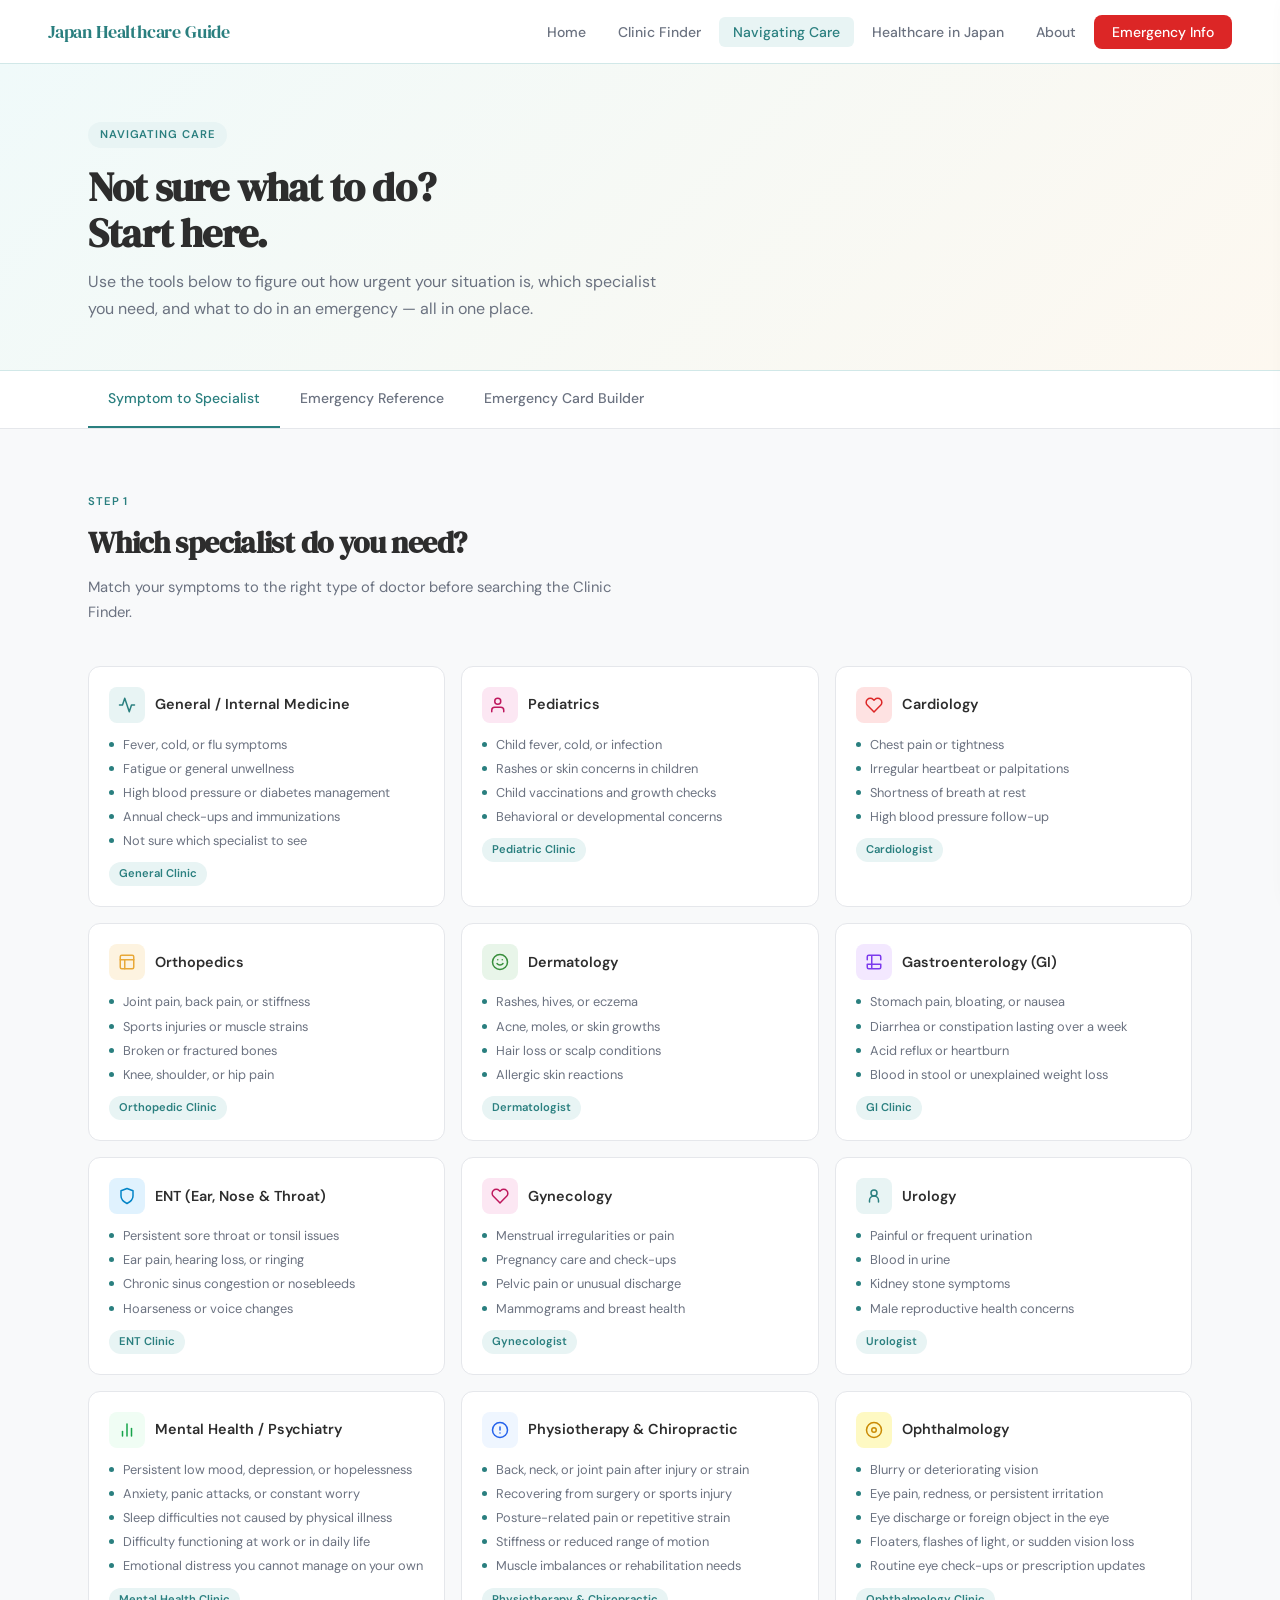
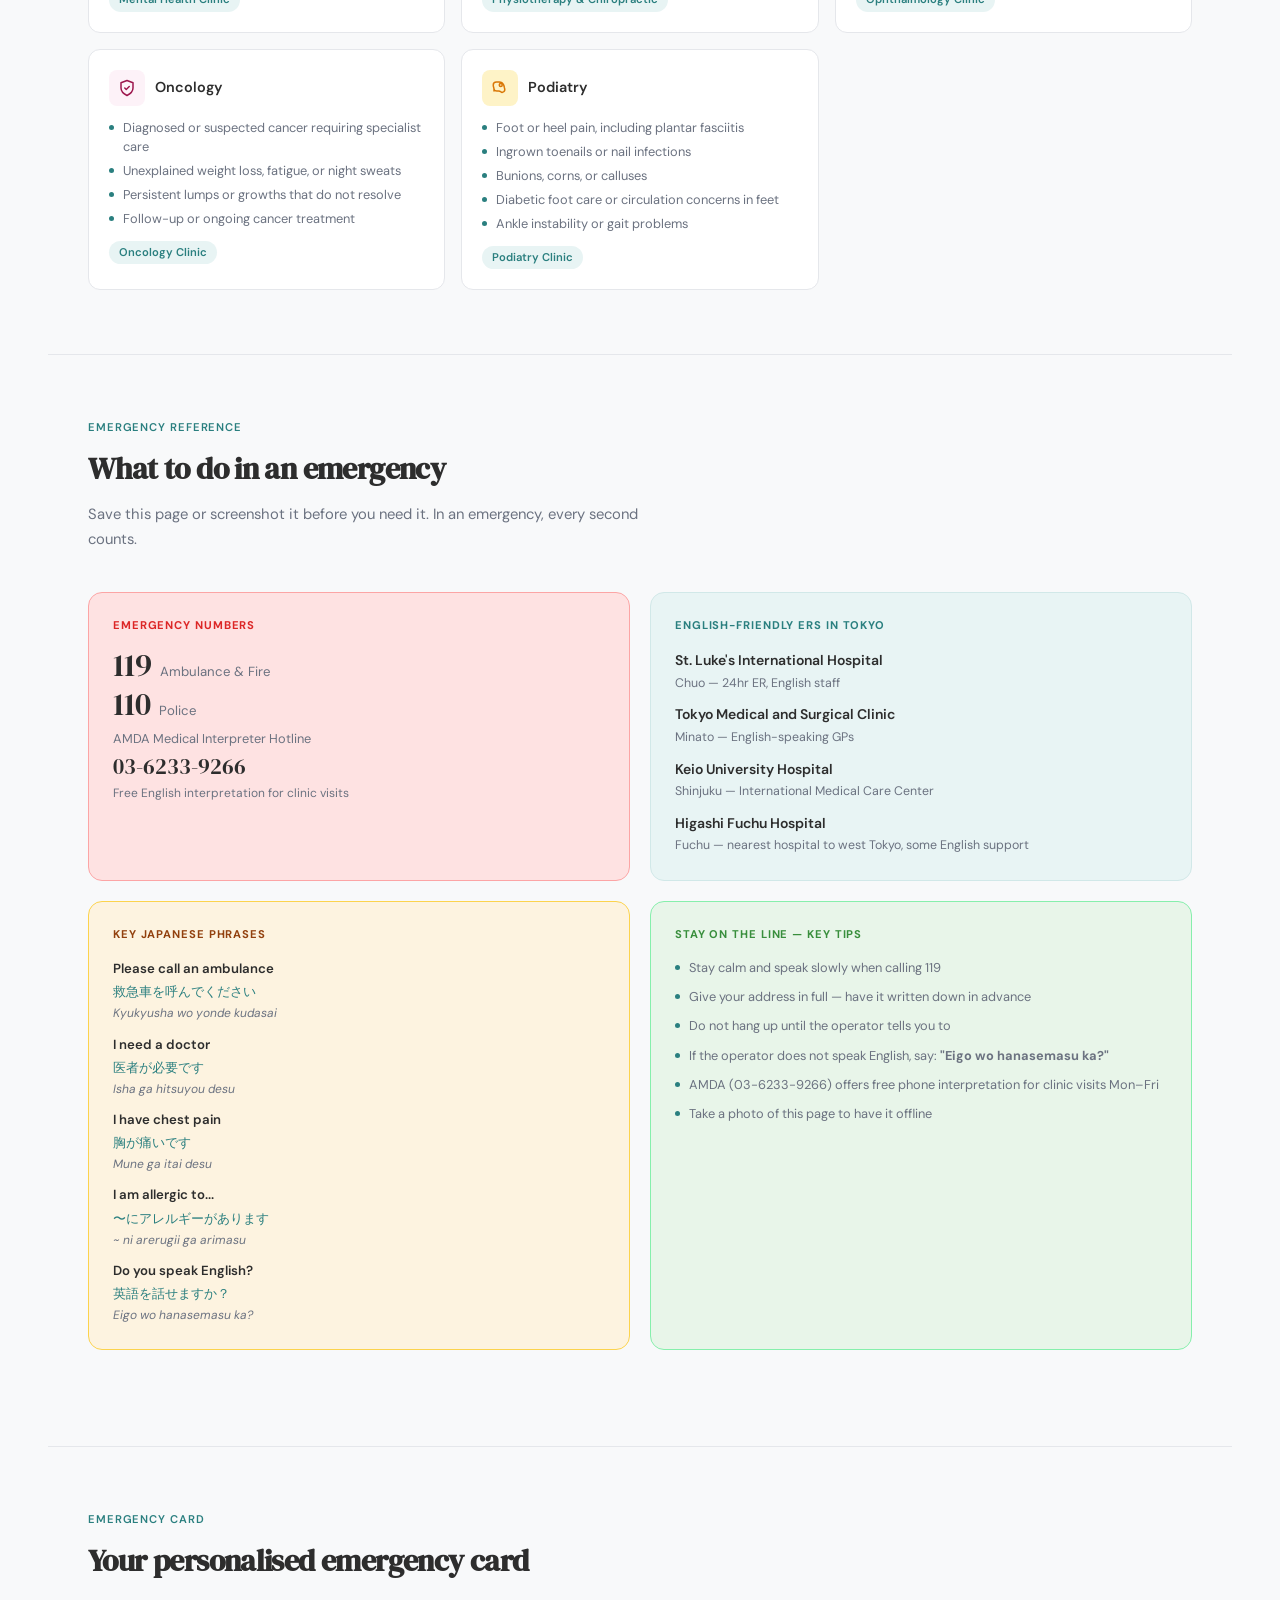
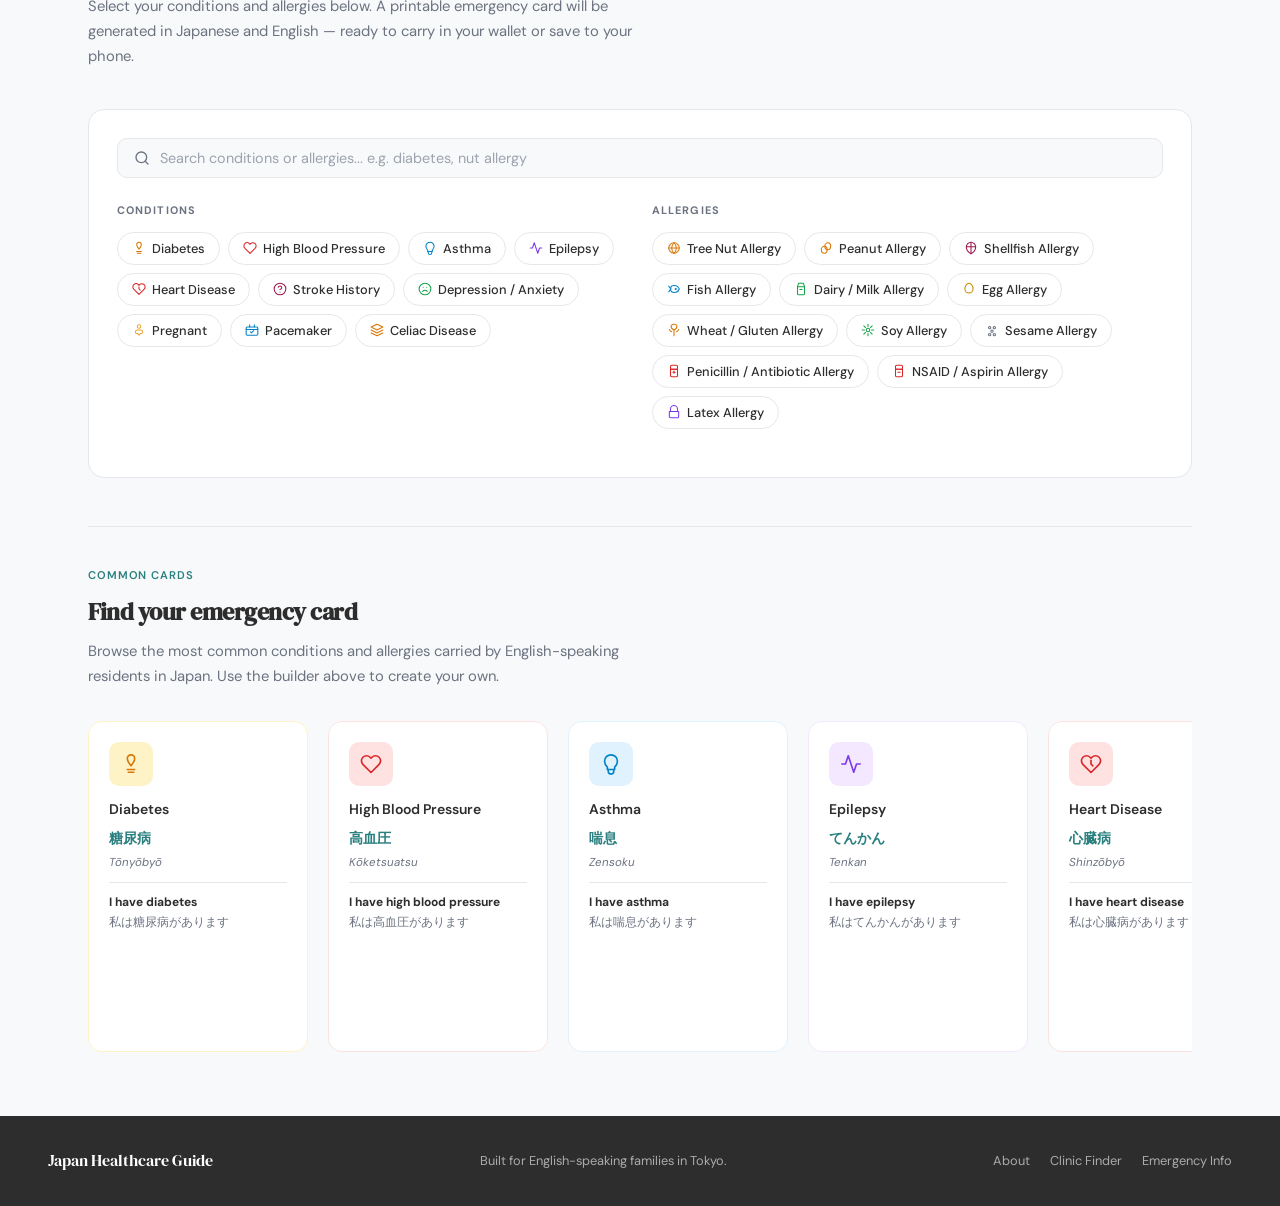
<file: navigating-care.html>
<!DOCTYPE html>
<html lang="en">
<head>
  <meta charset="UTF-8"/>
  <meta name="viewport" content="width=device-width, initial-scale=1.0"/>
  <title>Navigating Care — Japan Healthcare Guide</title>
  <link href="https://fonts.googleapis.com/css2?family=DM+Sans:wght@300;400;500;600&family=DM+Serif+Display&display=swap" rel="stylesheet"/>
  <style>
    *, *::before, *::after { box-sizing: border-box; margin: 0; padding: 0; }

    :root {
      --teal:        #2A7F7F;
      --teal-dark:   #1f6060;
      --teal-light:  #e8f4f4;
      --amber:       #E8A838;
      --amber-light: #fdf3e0;
      --white:       #F8F9FA;
      --charcoal:    #2D2D2D;
      --gray:        #6B7280;
      --gray-light:  #e5e7eb;
      --border:      #d1e8e8;
      --red:         #dc2626;
      --red-light:   #fee2e2;
      --green:       #388e3c;
      --green-light: #e8f5e9;
      --orange:      #ea580c;
      --orange-light:#fff0e8;
    }

    html { scroll-behavior: smooth; }

    body {
      font-family: 'DM Sans', sans-serif;
      background: var(--white);
      color: var(--charcoal);
      line-height: 1.6;
    }

    /* ── NAV ── */
    nav {
      position: sticky;
      top: 0;
      z-index: 100;
      background: #fff;
      border-bottom: 1px solid var(--border);
      display: flex;
      align-items: center;
      justify-content: space-between;
      padding: 0 48px;
      height: 64px;
    }

    .nav-logo {
      font-family: 'DM Serif Display', serif;
      font-size: 1.15rem;
      color: var(--teal);
      text-decoration: none;
      letter-spacing: -0.01em;
      white-space: nowrap;
    }

    .nav-links {
      display: flex;
      gap: 4px;
      list-style: none;
    }

    .nav-links a {
      text-decoration: none;
      color: var(--gray);
      font-size: 0.875rem;
      font-weight: 500;
      padding: 6px 14px;
      border-radius: 6px;
      transition: background 0.15s, color 0.15s;
      white-space: nowrap;
    }

    .nav-links a:hover { background: var(--teal-light); color: var(--teal); }
    .nav-links a.active { background: var(--teal-light); color: var(--teal); }
    .nav-cta { background: var(--red) !important; color: #fff !important; border-radius: 8px !important; padding: 8px 18px !important; }
    .nav-cta:hover { opacity: 0.9; }

    /* ── PAGE HEADER ── */
    .page-header-wrap {
      background: linear-gradient(135deg, #f0fafa 0%, #fdf8f0 100%);
      border-bottom: 1px solid var(--border);
    }

    .page-header {
      max-width: 1200px;
      margin: 0 auto;
      padding: 56px 48px 48px;
    }

    .page-tag {
      display: inline-block;
      background: var(--teal-light);
      color: var(--teal);
      font-size: 0.7rem;
      font-weight: 600;
      letter-spacing: 0.08em;
      text-transform: uppercase;
      padding: 4px 12px;
      border-radius: 100px;
      margin-bottom: 16px;
    }

    .page-header h1 {
      font-family: 'DM Serif Display', serif;
      font-size: 2.5rem;
      line-height: 1.15;
      color: var(--charcoal);
      letter-spacing: -0.02em;
      margin-bottom: 12px;
    }

    .page-header p {
      font-size: 1rem;
      color: var(--gray);
      line-height: 1.7;
      max-width: 580px;
    }

    /* ── SUB NAV ── */
    .sub-nav {
      background: #fff;
      border-bottom: 1px solid var(--gray-light);
      position: sticky;
      top: 64px;
      z-index: 90;
    }

    .sub-nav-inner {
      max-width: 1200px;
      margin: 0 auto;
      padding: 0 48px;
      display: flex;
      gap: 0;
      overflow-x: auto;
    }

    .sub-nav a {
      text-decoration: none;
      color: var(--gray);
      font-size: 0.875rem;
      font-weight: 500;
      padding: 16px 20px;
      border-bottom: 2px solid transparent;
      white-space: nowrap;
      transition: color 0.15s, border-color 0.15s;
    }

    .sub-nav a:hover { color: var(--teal); }
    .sub-nav a.active { color: var(--teal); border-bottom-color: var(--teal); }

    /* ── SECTION LAYOUT ── */
    .section {
      max-width: 1200px;
      margin: 0 auto;
      padding: 64px 48px;
    }

    .section + .section { padding-top: 0; }

    .section-divider {
      border: none;
      border-top: 1px solid var(--gray-light);
      margin: 0 48px;
      max-width: 1200px;
    }

    .section-label {
      font-size: 0.7rem;
      font-weight: 600;
      letter-spacing: 0.08em;
      text-transform: uppercase;
      color: var(--teal);
      margin-bottom: 8px;
    }

    .section-title {
      font-family: 'DM Serif Display', serif;
      font-size: 1.9rem;
      color: var(--charcoal);
      margin-bottom: 8px;
      letter-spacing: -0.02em;
    }

    .section-sub {
      color: var(--gray);
      font-size: 0.925rem;
      max-width: 560px;
      margin-bottom: 40px;
      line-height: 1.7;
    }

    /* ── URGENCY FLOWCHART ── */
    .flowchart-start {
      background: var(--charcoal);
      color: #fff;
      border-radius: 14px;
      padding: 20px 28px;
      text-align: center;
      max-width: 340px;
      margin: 0 auto 32px;
    }

    .flowchart-start p {
      font-size: 0.8rem;
      text-transform: uppercase;
      letter-spacing: 0.08em;
      opacity: 0.6;
      margin-bottom: 4px;
    }

    .flowchart-start h3 {
      font-family: 'DM Serif Display', serif;
      font-size: 1.2rem;
    }

    .flowchart-questions {
      display: flex;
      flex-direction: column;
      gap: 16px;
      max-width: 720px;
      margin: 0 auto;
    }

    .flow-question {
      border: 1.5px solid var(--gray-light);
      border-radius: 14px;
      overflow: hidden;
      transition: border-color 0.15s;
    }

    .flow-question.active { border-color: var(--teal); }

    .flow-q-header {
      display: flex;
      align-items: center;
      gap: 14px;
      padding: 18px 22px;
      cursor: pointer;
      background: #fff;
      transition: background 0.15s;
    }

    .flow-q-header:hover { background: var(--teal-light); }

    .flow-q-num {
      width: 28px;
      height: 28px;
      border-radius: 50%;
      background: var(--teal-light);
      color: var(--teal);
      font-size: 0.75rem;
      font-weight: 700;
      display: flex;
      align-items: center;
      justify-content: center;
      flex-shrink: 0;
    }

    .flow-q-text {
      font-size: 0.925rem;
      font-weight: 600;
      color: var(--charcoal);
      flex: 1;
    }

    .flow-chevron {
      color: var(--gray);
      transition: transform 0.2s;
    }

    .flow-question.active .flow-chevron { transform: rotate(180deg); }

    .flow-answers {
      display: none;
      padding: 0 22px 18px;
      gap: 10px;
      flex-direction: column;
    }

    .flow-question.active .flow-answers { display: flex; }

    .flow-answer {
      display: flex;
      align-items: center;
      justify-content: space-between;
      padding: 12px 16px;
      border-radius: 10px;
      cursor: pointer;
      transition: background 0.15s;
      border: 1.5px solid transparent;
    }

    .flow-answer:hover { border-color: var(--gray-light); }

    .flow-answer-text { font-size: 0.875rem; color: var(--charcoal); }

    .flow-result {
      display: inline-flex;
      align-items: center;
      gap: 6px;
      font-size: 0.75rem;
      font-weight: 600;
      padding: 4px 12px;
      border-radius: 100px;
    }

    .result-er { background: var(--red-light); color: var(--red); }
    .result-urgent { background: var(--orange-light); color: var(--orange); }
    .result-clinic { background: var(--teal-light); color: var(--teal); }
    .result-health { background: var(--green-light); color: var(--green); }
    .result-home { background: var(--gray-light); color: var(--gray); }

    /* outcome legend */
    .outcome-legend {
      display: flex;
      gap: 10px;
      flex-wrap: wrap;
      margin-bottom: 32px;
    }

    .legend-item {
      display: flex;
      align-items: center;
      gap: 8px;
      font-size: 0.8rem;
      color: var(--gray);
    }

    .legend-dot {
      width: 10px;
      height: 10px;
      border-radius: 50%;
      flex-shrink: 0;
    }

    /* ── SYMPTOM TO SPECIALIST ── */
    .symptom-grid {
      display: grid;
      grid-template-columns: repeat(3, 1fr);
      gap: 16px;
    }

    .symptom-card {
      background: #fff;
      border: 1px solid var(--gray-light);
      border-radius: 12px;
      padding: 20px;
      transition: border-color 0.15s, box-shadow 0.15s;
    }

    .symptom-card:hover {
      border-color: var(--teal);
      box-shadow: 0 4px 16px rgba(42,127,127,0.08);
    }

    .symptom-card-header {
      display: flex;
      align-items: center;
      gap: 10px;
      margin-bottom: 12px;
    }

    .symptom-icon {
      width: 36px;
      height: 36px;
      border-radius: 8px;
      display: flex;
      align-items: center;
      justify-content: center;
      flex-shrink: 0;
    }

    .symptom-card h4 {
      font-size: 0.9rem;
      font-weight: 600;
      color: var(--charcoal);
    }

    .symptom-list {
      list-style: none;
      display: flex;
      flex-direction: column;
      gap: 5px;
    }

    .symptom-list li {
      font-size: 0.8rem;
      color: var(--gray);
      padding-left: 14px;
      position: relative;
      line-height: 1.5;
    }

    .symptom-list li::before {
      content: "";
      position: absolute;
      left: 0;
      top: 7px;
      width: 5px;
      height: 5px;
      border-radius: 50%;
      background: var(--teal);
    }

    .specialist-tag {
      display: inline-block;
      margin-top: 12px;
      background: var(--teal-light);
      color: var(--teal);
      font-size: 0.7rem;
      font-weight: 600;
      padding: 3px 10px;
      border-radius: 100px;
    }

    /* ── EMERGENCY REFERENCE ── */
    .emergency-grid {
      display: grid;
      grid-template-columns: repeat(2, 1fr);
      gap: 20px;
      margin-bottom: 32px;
    }

    .emergency-card {
      border-radius: 14px;
      padding: 24px;
    }

    .emergency-card.red { background: var(--red-light); border: 1.5px solid #fca5a5; }
    .emergency-card.teal { background: var(--teal-light); border: 1.5px solid var(--border); }
    .emergency-card.amber { background: var(--amber-light); border: 1.5px solid #fcd34d; }
    .emergency-card.green { background: var(--green-light); border: 1.5px solid #86efac; }

    .emergency-card h4 {
      font-size: 0.7rem;
      font-weight: 700;
      letter-spacing: 0.08em;
      text-transform: uppercase;
      margin-bottom: 14px;
    }

    .emergency-card.red h4 { color: var(--red); }
    .emergency-card.teal h4 { color: var(--teal); }
    .emergency-card.amber h4 { color: #92400e; }
    .emergency-card.green h4 { color: var(--green); }

    .number-row {
      display: flex;
      align-items: baseline;
      gap: 8px;
      margin-bottom: 6px;
    }

    .big-number {
      font-family: 'DM Serif Display', serif;
      font-size: 2rem;
      color: var(--charcoal);
      line-height: 1;
    }

    .number-label {
      font-size: 0.825rem;
      color: var(--gray);
    }

    .phrase-list {
      list-style: none;
      display: flex;
      flex-direction: column;
      gap: 10px;
    }

    .phrase-item {
      display: flex;
      flex-direction: column;
      gap: 2px;
    }

    .phrase-en {
      font-size: 0.825rem;
      font-weight: 600;
      color: var(--charcoal);
    }

    .phrase-ja {
      font-size: 0.825rem;
      color: var(--teal);
      font-weight: 500;
    }

    .phrase-romaji {
      font-size: 0.75rem;
      color: var(--gray);
      font-style: italic;
    }

    .hospital-list {
      list-style: none;
      display: flex;
      flex-direction: column;
      gap: 10px;
    }

    .hospital-item {
      display: flex;
      flex-direction: column;
      gap: 2px;
    }

    .hospital-name {
      font-size: 0.875rem;
      font-weight: 600;
      color: var(--charcoal);
    }

    .hospital-detail {
      font-size: 0.775rem;
      color: var(--gray);
    }

    /* ── PRINTABLE CARD ── */
    .print-preview-wrap {
      background: var(--charcoal);
      border-radius: 16px;
      padding: 40px;
      display: flex;
      gap: 40px;
      align-items: flex-start;
    }

    .print-card {
      background: #fff;
      border-radius: 12px;
      padding: 24px;
      width: 320px;
      flex-shrink: 0;
      box-shadow: 0 8px 32px rgba(0,0,0,0.3);
    }

    .print-card-header {
      border-bottom: 2px solid var(--teal);
      padding-bottom: 12px;
      margin-bottom: 16px;
    }

    .print-card-title {
      font-family: 'DM Serif Display', serif;
      font-size: 1rem;
      color: var(--teal);
      margin-bottom: 2px;
    }

    .print-card-sub {
      font-size: 0.7rem;
      color: var(--gray);
    }

    .print-section {
      margin-bottom: 14px;
    }

    .print-section-label {
      font-size: 0.6rem;
      font-weight: 700;
      letter-spacing: 0.1em;
      text-transform: uppercase;
      color: var(--gray);
      margin-bottom: 6px;
    }

    .print-number-row {
      display: flex;
      gap: 12px;
      flex-wrap: wrap;
    }

    .print-number {
      display: flex;
      flex-direction: column;
    }

    .print-num-value {
      font-family: 'DM Serif Display', serif;
      font-size: 1.4rem;
      color: var(--charcoal);
      line-height: 1;
    }

    .print-num-label {
      font-size: 0.6rem;
      color: var(--gray);
    }

    .print-phrase {
      display: flex;
      justify-content: space-between;
      align-items: baseline;
      font-size: 0.7rem;
      padding: 3px 0;
      border-bottom: 1px solid var(--gray-light);
    }

    .print-phrase:last-child { border-bottom: none; }

    .print-phrase-en { color: var(--charcoal); font-weight: 500; }
    .print-phrase-ja { color: var(--teal); font-weight: 600; }

    .print-footer {
      border-top: 1px solid var(--gray-light);
      padding-top: 10px;
      font-size: 0.6rem;
      color: var(--gray);
      text-align: center;
    }

    .print-cta {
      flex: 1;
      color: #fff;
    }

    .print-cta h3 {
      font-family: 'DM Serif Display', serif;
      font-size: 1.6rem;
      margin-bottom: 12px;
      letter-spacing: -0.02em;
    }

    .print-cta p {
      font-size: 0.9rem;
      opacity: 0.75;
      margin-bottom: 28px;
      line-height: 1.7;
      max-width: 360px;
    }

    .btn-print {
      display: inline-flex;
      align-items: center;
      gap: 8px;
      background: #fff;
      color: var(--charcoal);
      padding: 12px 24px;
      border-radius: 8px;
      border: none;
      font-family: 'DM Sans', sans-serif;
      font-size: 0.875rem;
      font-weight: 600;
      cursor: pointer;
      transition: opacity 0.15s, transform 0.1s;
    }

    .btn-print:hover { opacity: 0.9; transform: translateY(-1px); }

    /* ── FOOTER ── */
    footer {
      background: var(--charcoal);
      color: rgba(255,255,255,0.6);
      padding: 32px 48px;
      display: flex;
      align-items: center;
      justify-content: space-between;
      font-size: 0.8rem;
      flex-wrap: wrap;
      gap: 16px;
    }

    footer a { color: rgba(255,255,255,0.6); text-decoration: none; }
    footer a:hover { color: #fff; }
    .footer-logo { font-family: 'DM Serif Display', serif; font-size: 1rem; color: #fff; }

    /* ── CARD BUILDER ── */
    .card-builder {
      background: #fff;
      border: 1px solid var(--gray-light);
      border-radius: 16px;
      padding: 28px;
    }

    .card-builder-search { margin-bottom: 24px; }

    .card-builder-search-inner {
      display: flex;
      align-items: center;
      gap: 10px;
      background: var(--white);
      border: 1.5px solid var(--gray-light);
      border-radius: 10px;
      padding: 10px 16px;
      transition: border-color 0.15s;
    }

    .card-builder-search-inner:focus-within { border-color: var(--teal); }
    .card-builder-search-inner svg { color: var(--gray); flex-shrink: 0; }

    .card-builder-search-inner input {
      flex: 1;
      border: none;
      background: transparent;
      font-family: 'DM Sans', sans-serif;
      font-size: 0.9rem;
      color: var(--charcoal);
      outline: none;
    }

    .card-builder-search-inner input::placeholder { color: #9ca3af; }

    .card-builder-categories {
      display: grid;
      grid-template-columns: 1fr 1fr;
      gap: 24px;
      margin-bottom: 20px;
    }

    .card-builder-group-label {
      font-size: 0.68rem;
      font-weight: 700;
      letter-spacing: 0.1em;
      text-transform: uppercase;
      color: var(--gray);
      margin-bottom: 12px;
    }

    .card-builder-items {
      display: flex;
      flex-wrap: wrap;
      gap: 8px;
    }

    .card-item-btn {
      display: flex;
      align-items: center;
      gap: 6px;
      padding: 7px 14px;
      border-radius: 100px;
      border: 1.5px solid var(--gray-light);
      background: #fff;
      font-family: 'DM Sans', sans-serif;
      font-size: 0.8rem;
      font-weight: 500;
      color: var(--charcoal);
      cursor: pointer;
      transition: all 0.15s;
    }

    .card-item-btn:hover { border-color: var(--teal); color: var(--teal); background: var(--teal-light); }
    .card-item-btn.selected { background: var(--teal); color: #fff; border-color: var(--teal); }
    .card-item-btn.hidden { display: none; }

    .selected-tags-row { display: flex; flex-wrap: wrap; gap: 8px; }

    .selected-tag {
      display: inline-flex;
      align-items: center;
      gap: 6px;
      background: var(--teal-light);
      color: var(--teal);
      font-size: 0.775rem;
      font-weight: 600;
      padding: 5px 12px;
      border-radius: 100px;
      cursor: pointer;
      transition: background 0.15s;
    }

    .selected-tag:hover { background: #c5e8e8; }

    .generated-card-container {
      display: grid;
      grid-template-columns: 1fr 1fr;
      gap: 32px;
      align-items: start;
    }

    .generated-card {
      background: #fff;
      border: 2px solid var(--charcoal);
      border-radius: 12px;
      overflow: hidden;
      box-shadow: 0 4px 20px rgba(0,0,0,0.1);
    }

    .gen-card-header { background: var(--charcoal); padding: 14px 18px; }
    .gen-card-title { font-family: 'DM Serif Display', serif; font-size: 0.95rem; color: #fff; margin-bottom: 2px; }
    .gen-card-sub { font-size: 0.75rem; color: rgba(255,255,255,0.6); }
    .gen-card-body { padding: 16px 18px; display: flex; flex-direction: column; gap: 12px; }

    .gen-card-row {
      display: flex;
      flex-direction: column;
      gap: 3px;
      padding-bottom: 10px;
      border-bottom: 1px solid var(--gray-light);
    }

    .gen-card-row:last-child { border-bottom: none; padding-bottom: 0; }
    .gen-card-row-en { font-size: 0.8rem; font-weight: 600; color: var(--charcoal); display: flex; align-items: center; gap: 5px; }
    .gen-card-row-ja { font-size: 0.875rem; color: var(--teal); font-weight: 600; }
    .gen-card-row-ro { font-size: 0.7rem; color: var(--gray); font-style: italic; }
    .gen-card-footer { background: var(--red-light); padding: 10px 18px; border-top: 1px solid #fca5a5; }
    .gen-card-numbers { display: flex; gap: 12px; flex-wrap: wrap; font-size: 0.72rem; color: var(--red); font-weight: 600; }
    .gen-card-actions { display: flex; flex-direction: column; justify-content: center; }

    .btn-print-card {
      display: inline-flex;
      align-items: center;
      gap: 8px;
      background: var(--teal);
      color: #fff;
      padding: 12px 22px;
      border-radius: 8px;
      border: none;
      font-family: 'DM Sans', sans-serif;
      font-size: 0.875rem;
      font-weight: 600;
      cursor: pointer;
      transition: background 0.15s;
      margin-bottom: 10px;
      width: fit-content;
    }

    .btn-print-card:hover { background: var(--teal-dark); }

    .btn-clear-card {
      background: transparent;
      color: var(--gray);
      padding: 10px 16px;
      border-radius: 8px;
      border: 1.5px solid var(--gray-light);
      font-family: 'DM Sans', sans-serif;
      font-size: 0.825rem;
      cursor: pointer;
      width: fit-content;
      transition: border-color 0.15s, color 0.15s;
    }

    .btn-clear-card:hover { border-color: var(--teal); color: var(--teal); }

    /* ── CAROUSEL ── */
    .carousel-track-wrap {
      overflow: hidden;
      width: 100%;
      position: relative;
    }

    .carousel-track {
      display: flex;
      gap: 20px;
      animation: carouselScroll 40s linear infinite;
      width: max-content;
    }

    @keyframes carouselScroll {
      0%   { transform: translateX(0); }
      100% { transform: translateX(-50%); }
    }

    .carousel-card {
      background: #fff;
      border: 1.5px solid var(--gray-light);
      border-radius: 14px;
      padding: 20px;
      width: 220px;
      flex-shrink: 0;
      user-select: none;
    }

    .carousel-card-icon {
      width: 44px;
      height: 44px;
      border-radius: 10px;
      display: flex;
      align-items: center;
      justify-content: center;
      margin-bottom: 12px;
      font-size: 1.4rem;
    }

    .carousel-card-name {
      font-size: 0.875rem;
      font-weight: 600;
      color: var(--charcoal);
      margin-bottom: 6px;
    }

    .carousel-card-ja {
      font-size: 0.9rem;
      color: var(--teal);
      font-weight: 600;
      margin-bottom: 4px;
    }

    .carousel-card-ro {
      font-size: 0.72rem;
      color: var(--gray);
      font-style: italic;
      margin-bottom: 10px;
    }

    .carousel-card-phrase {
      font-size: 0.75rem;
      color: var(--gray);
      line-height: 1.5;
      padding-top: 10px;
      border-top: 1px solid var(--gray-light);
    }

    .carousel-card-phrase strong {
      color: var(--charcoal);
      display: block;
      margin-bottom: 2px;
    }

    /* Print styles for generated card */
    @media print {
      body > *:not(#printArea) { display: none !important; }
      #printArea {
        display: block !important;
        position: fixed;
        inset: 0;
        padding: 40px;
        background: #fff;
      }
    }

    /* ── PRINT STYLES ── */
    @media print {
      nav, .sub-nav, .page-header-wrap, .section:not(#print-section),
      footer, .print-preview-wrap { display: none !important; }
      #print-section { display: block !important; }
      .print-card { box-shadow: none; border: 1px solid #ccc; width: 100%; max-width: 400px; margin: 0 auto; }
    }

    /* ── RESPONSIVE ── */
    
    /* ── MOBILE NAV ── */
    .hamburger {
      display: none;
      flex-direction: column;
      gap: 5px;
      cursor: pointer;
      padding: 6px;
      border: none;
      background: transparent;
      z-index: 200;
    }

    .hamburger span {
      display: block;
      width: 22px;
      height: 2px;
      background: var(--charcoal);
      border-radius: 2px;
      transition: all 0.25s ease;
    }

    .hamburger.open span:nth-child(1) { transform: translateY(7px) rotate(45deg); }
    .hamburger.open span:nth-child(2) { opacity: 0; }
    .hamburger.open span:nth-child(3) { transform: translateY(-7px) rotate(-45deg); }

    .mobile-sidebar {
      position: fixed;
      top: 0;
      right: -280px;
      width: 260px;
      height: 100vh;
      background: #fff;
      box-shadow: -4px 0 24px rgba(0,0,0,0.12);
      z-index: 999;
      transition: right 0.28s ease;
      display: flex;
      flex-direction: column;
      padding: 0;
    }

    .mobile-sidebar.open { right: 0; }

    .mobile-sidebar-header {
      display: flex;
      align-items: center;
      justify-content: space-between;
      padding: 20px 20px 16px;
      border-bottom: 1px solid var(--gray-light);
    }

    .mobile-sidebar-logo {
      font-family: 'DM Serif Display', serif;
      font-size: 1rem;
      color: var(--teal);
      text-decoration: none;
    }

    .mobile-sidebar-close {
      width: 32px;
      height: 32px;
      border-radius: 50%;
      background: var(--gray-light);
      border: none;
      cursor: pointer;
      display: flex;
      align-items: center;
      justify-content: center;
      transition: background 0.15s;
    }

    .mobile-sidebar-close:hover { background: #d1d5db; }

    .mobile-sidebar-links {
      display: flex;
      flex-direction: column;
      padding: 12px 12px;
      flex: 1;
      overflow-y: auto;
      gap: 2px;
    }

    .mobile-sidebar-links a {
      text-decoration: none;
      color: var(--charcoal);
      font-size: 0.95rem;
      font-weight: 500;
      padding: 12px 14px;
      border-radius: 8px;
      transition: background 0.15s, color 0.15s;
    }

    .mobile-sidebar-links a:hover { background: var(--teal-light); color: var(--teal); }
    .mobile-sidebar-links a.active { background: var(--teal-light); color: var(--teal); font-weight: 600; }

    .mobile-sidebar-links .sidebar-cta {
      background: var(--red) !important;
      color: #fff !important;
      margin-top: 8px;
      text-align: center;
    }

    .mobile-overlay {
      position: fixed;
      inset: 0;
      background: rgba(0,0,0,0.4);
      z-index: 998;
      display: none;
      backdrop-filter: blur(1px);
    }

    .mobile-overlay.open { display: block; }

    @media (max-width: 900px) {
      .nav-links { display: none; }
      .hamburger { display: flex; }
    }

    @media (max-width: 900px) {
      nav { padding: 0 24px; }
      .nav-links { display: none; }
      .page-header { padding: 40px 24px 32px; }
      .sub-nav-inner { padding: 0 24px; }
      .section { padding: 48px 24px; }
      .section-divider { margin: 0 24px; }
      .symptom-grid { grid-template-columns: 1fr; }
      .emergency-grid { grid-template-columns: 1fr; }
      .print-preview-wrap { flex-direction: column; padding: 28px 24px; }
      .print-card { width: 100%; }
      footer { padding: 24px; flex-direction: column; text-align: center; }
    }
  </style>
</head>
<body>

<!-- NAV -->
<nav>
  <a href="/" class="nav-logo">Japan Healthcare Guide</a>
  <ul class="nav-links">
    <li><a href="/">Home</a></li>
    <li><a href="/clinic-finder">Clinic Finder</a></li>
    <li><a href="/navigating-care" class="active">Navigating Care</a></li>
    <li><a href="/healthcare-in-japan">Healthcare in Japan</a></li>
    <li><a href="/about">About</a></li>
    <li><a href="/emergency" class="nav-cta">Emergency Info</a></li>
  </ul>
    <button class="hamburger" id="hamburgerBtn" onclick="toggleSidebar()" aria-label="Open menu">
      <span></span><span></span><span></span>
    </button>
  </nav>

  <!-- MOBILE SIDEBAR -->
  <div class="mobile-overlay" id="mobileOverlay" onclick="closeSidebar()"></div>
  <div class="mobile-sidebar" id="mobileSidebar">
    <div class="mobile-sidebar-header">
      <a href="/" class="mobile-sidebar-logo">Japan Healthcare Guide</a>
      <button class="mobile-sidebar-close" onclick="closeSidebar()">
        <svg width="13" height="13" viewBox="0 0 24 24" fill="none" stroke="currentColor" stroke-width="2.5" stroke-linecap="round" stroke-linejoin="round"><line x1="18" y1="6" x2="6" y2="18"/><line x1="6" y1="6" x2="18" y2="18"/></svg>
      </button>
    </div>
    <div class="mobile-sidebar-links">
      <a href="/">Home</a>
      <a href="/clinic-finder">Clinic Finder</a>
      <a href="/navigating-care" class="active">Navigating Care</a>
      <a href="/healthcare-in-japan">Healthcare in Japan</a>
      <a href="/about">About</a>
      <a href="/emergency" class="sidebar-cta">Emergency Info</a>
    </div>
  </div>
<!-- PAGE HEADER -->
<div class="page-header-wrap">
  <div class="page-header">
    <span class="page-tag">Navigating Care</span>
    <h1>Not sure what to do?<br>Start here.</h1>
    <p>Use the tools below to figure out how urgent your situation is, which specialist you need, and what to do in an emergency — all in one place.</p>
  </div>
</div>

<!-- SUB NAV -->
<div class="sub-nav">
  <div class="sub-nav-inner">
    <a href="#specialist" class="active">Symptom to Specialist</a>
    <a href="#emergency">Emergency Reference</a>
    <a href="#card">Emergency Card Builder</a>
  </div>
</div>

<!-- ── SYMPTOM TO SPECIALIST ── -->
<div class="section" id="specialist">
  <p class="section-label">Step 1</p>
  <h2 class="section-title">Which specialist do you need?</h2>
  <p class="section-sub">Match your symptoms to the right type of doctor before searching the Clinic Finder.</p>

  <div class="symptom-grid">

    <div class="symptom-card">
      <div class="symptom-card-header">
        <div class="symptom-icon" style="background:var(--teal-light)">
          <svg width="18" height="18" viewBox="0 0 24 24" fill="none" stroke="#2A7F7F" stroke-width="2" stroke-linecap="round" stroke-linejoin="round"><path d="M22 12h-4l-3 9L9 3l-3 9H2"/></svg>
        </div>
        <h4>General / Internal Medicine</h4>
      </div>
      <ul class="symptom-list">
        <li>Fever, cold, or flu symptoms</li>
        <li>Fatigue or general unwellness</li>
        <li>High blood pressure or diabetes management</li>
        <li>Annual check-ups and immunizations</li>
        <li>Not sure which specialist to see</li>
      </ul>
      <span class="specialist-tag">General Clinic</span>
    </div>

    <div class="symptom-card">
      <div class="symptom-card-header">
        <div class="symptom-icon" style="background:#fce7f3">
          <svg width="18" height="18" viewBox="0 0 24 24" fill="none" stroke="#be185d" stroke-width="2" stroke-linecap="round" stroke-linejoin="round"><path d="M17 21v-2a4 4 0 0 0-4-4H5a4 4 0 0 0-4 4v2"/><circle cx="9" cy="7" r="4"/></svg>
        </div>
        <h4>Pediatrics</h4>
      </div>
      <ul class="symptom-list">
        <li>Child fever, cold, or infection</li>
        <li>Rashes or skin concerns in children</li>
        <li>Child vaccinations and growth checks</li>
        <li>Behavioral or developmental concerns</li>
      </ul>
      <span class="specialist-tag">Pediatric Clinic</span>
    </div>

    <div class="symptom-card">
      <div class="symptom-card-header">
        <div class="symptom-icon" style="background:var(--red-light)">
          <svg width="18" height="18" viewBox="0 0 24 24" fill="none" stroke="#dc2626" stroke-width="2" stroke-linecap="round" stroke-linejoin="round"><path d="M20.84 4.61a5.5 5.5 0 0 0-7.78 0L12 5.67l-1.06-1.06a5.5 5.5 0 0 0-7.78 7.78l1.06 1.06L12 21.23l7.78-7.78 1.06-1.06a5.5 5.5 0 0 0 0-7.78z"/></svg>
        </div>
        <h4>Cardiology</h4>
      </div>
      <ul class="symptom-list">
        <li>Chest pain or tightness</li>
        <li>Irregular heartbeat or palpitations</li>
        <li>Shortness of breath at rest</li>
        <li>High blood pressure follow-up</li>
      </ul>
      <span class="specialist-tag">Cardiologist</span>
    </div>

    <div class="symptom-card">
      <div class="symptom-card-header">
        <div class="symptom-icon" style="background:var(--amber-light)">
          <svg width="18" height="18" viewBox="0 0 24 24" fill="none" stroke="#E8A838" stroke-width="2" stroke-linecap="round" stroke-linejoin="round"><rect x="3" y="3" width="18" height="18" rx="2"/><path d="M3 9h18M9 21V9"/></svg>
        </div>
        <h4>Orthopedics</h4>
      </div>
      <ul class="symptom-list">
        <li>Joint pain, back pain, or stiffness</li>
        <li>Sports injuries or muscle strains</li>
        <li>Broken or fractured bones</li>
        <li>Knee, shoulder, or hip pain</li>
      </ul>
      <span class="specialist-tag">Orthopedic Clinic</span>
    </div>

    <div class="symptom-card">
      <div class="symptom-card-header">
        <div class="symptom-icon" style="background:var(--green-light)">
          <svg width="18" height="18" viewBox="0 0 24 24" fill="none" stroke="#388e3c" stroke-width="2" stroke-linecap="round" stroke-linejoin="round"><circle cx="12" cy="12" r="10"/><path d="M8 14s1.5 2 4 2 4-2 4-2"/><line x1="9" y1="9" x2="9.01" y2="9"/><line x1="15" y1="9" x2="15.01" y2="9"/></svg>
        </div>
        <h4>Dermatology</h4>
      </div>
      <ul class="symptom-list">
        <li>Rashes, hives, or eczema</li>
        <li>Acne, moles, or skin growths</li>
        <li>Hair loss or scalp conditions</li>
        <li>Allergic skin reactions</li>
      </ul>
      <span class="specialist-tag">Dermatologist</span>
    </div>

    <div class="symptom-card">
      <div class="symptom-card-header">
        <div class="symptom-icon" style="background:#f3e8ff">
          <svg width="18" height="18" viewBox="0 0 24 24" fill="none" stroke="#7c3aed" stroke-width="2" stroke-linecap="round" stroke-linejoin="round"><path d="M9 3H5a2 2 0 0 0-2 2v4m6-6h10a2 2 0 0 1 2 2v4M9 3v18m0 0h10a2 2 0 0 0 2-2v-4M9 21H5a2 2 0 0 1-2-2v-4m0 0h18"/></svg>
        </div>
        <h4>Gastroenterology (GI)</h4>
      </div>
      <ul class="symptom-list">
        <li>Stomach pain, bloating, or nausea</li>
        <li>Diarrhea or constipation lasting over a week</li>
        <li>Acid reflux or heartburn</li>
        <li>Blood in stool or unexplained weight loss</li>
      </ul>
      <span class="specialist-tag">GI Clinic</span>
    </div>

    <div class="symptom-card">
      <div class="symptom-card-header">
        <div class="symptom-icon" style="background:#e0f2fe">
          <svg width="18" height="18" viewBox="0 0 24 24" fill="none" stroke="#0284c7" stroke-width="2" stroke-linecap="round" stroke-linejoin="round"><path d="M12 22s8-4 8-10V5l-8-3-8 3v7c0 6 8 10 8 10z"/></svg>
        </div>
        <h4>ENT (Ear, Nose & Throat)</h4>
      </div>
      <ul class="symptom-list">
        <li>Persistent sore throat or tonsil issues</li>
        <li>Ear pain, hearing loss, or ringing</li>
        <li>Chronic sinus congestion or nosebleeds</li>
        <li>Hoarseness or voice changes</li>
      </ul>
      <span class="specialist-tag">ENT Clinic</span>
    </div>

    <div class="symptom-card">
      <div class="symptom-card-header">
        <div class="symptom-icon" style="background:#fce7f3">
          <svg width="18" height="18" viewBox="0 0 24 24" fill="none" stroke="#be185d" stroke-width="2" stroke-linecap="round" stroke-linejoin="round"><path d="M20.84 4.61a5.5 5.5 0 0 0-7.78 0L12 5.67l-1.06-1.06a5.5 5.5 0 0 0-7.78 7.78l1.06 1.06L12 21.23l7.78-7.78 1.06-1.06a5.5 5.5 0 0 0 0-7.78z"/></svg>
        </div>
        <h4>Gynecology</h4>
      </div>
      <ul class="symptom-list">
        <li>Menstrual irregularities or pain</li>
        <li>Pregnancy care and check-ups</li>
        <li>Pelvic pain or unusual discharge</li>
        <li>Mammograms and breast health</li>
      </ul>
      <span class="specialist-tag">Gynecologist</span>
    </div>

    <div class="symptom-card">
      <div class="symptom-card-header">
        <div class="symptom-icon" style="background:var(--teal-light)">
          <svg width="18" height="18" viewBox="0 0 24 24" fill="none" stroke="#2A7F7F" stroke-width="2" stroke-linecap="round" stroke-linejoin="round"><circle cx="12" cy="8" r="4"/><path d="M6 20v-2a6 6 0 0 1 12 0v2"/></svg>
        </div>
        <h4>Urology</h4>
      </div>
      <ul class="symptom-list">
        <li>Painful or frequent urination</li>
        <li>Blood in urine</li>
        <li>Kidney stone symptoms</li>
        <li>Male reproductive health concerns</li>
      </ul>
      <span class="specialist-tag">Urologist</span>
    </div>

    <div class="symptom-card">
      <div class="symptom-card-header">
        <div class="symptom-icon" style="background:#f0fdf4">
          <svg width="18" height="18" viewBox="0 0 24 24" fill="none" stroke="#16a34a" stroke-width="2" stroke-linecap="round" stroke-linejoin="round"><path d="M18 20V10"/><path d="M12 20V4"/><path d="M6 20v-6"/></svg>
        </div>
        <h4>Mental Health / Psychiatry</h4>
      </div>
      <ul class="symptom-list">
        <li>Persistent low mood, depression, or hopelessness</li>
        <li>Anxiety, panic attacks, or constant worry</li>
        <li>Sleep difficulties not caused by physical illness</li>
        <li>Difficulty functioning at work or in daily life</li>
        <li>Emotional distress you cannot manage on your own</li>
      </ul>
      <span class="specialist-tag">Mental Health Clinic</span>
    </div>

    <div class="symptom-card">
      <div class="symptom-card-header">
        <div class="symptom-icon" style="background:#eff6ff">
          <svg width="18" height="18" viewBox="0 0 24 24" fill="none" stroke="#2563eb" stroke-width="2" stroke-linecap="round" stroke-linejoin="round"><circle cx="12" cy="12" r="10"/><path d="M12 8v4"/><path d="M12 16h.01"/></svg>
        </div>
        <h4>Physiotherapy & Chiropractic</h4>
      </div>
      <ul class="symptom-list">
        <li>Back, neck, or joint pain after injury or strain</li>
        <li>Recovering from surgery or sports injury</li>
        <li>Posture-related pain or repetitive strain</li>
        <li>Stiffness or reduced range of motion</li>
        <li>Muscle imbalances or rehabilitation needs</li>
      </ul>
      <span class="specialist-tag">Physiotherapy & Chiropractic</span>
    </div>

    <div class="symptom-card">
      <div class="symptom-card-header">
        <div class="symptom-icon" style="background:#fef9c3">
          <svg width="18" height="18" viewBox="0 0 24 24" fill="none" stroke="#ca8a04" stroke-width="2" stroke-linecap="round" stroke-linejoin="round"><circle cx="12" cy="12" r="10"/><circle cx="12" cy="12" r="3"/></svg>
        </div>
        <h4>Ophthalmology</h4>
      </div>
      <ul class="symptom-list">
        <li>Blurry or deteriorating vision</li>
        <li>Eye pain, redness, or persistent irritation</li>
        <li>Eye discharge or foreign object in the eye</li>
        <li>Floaters, flashes of light, or sudden vision loss</li>
        <li>Routine eye check-ups or prescription updates</li>
      </ul>
      <span class="specialist-tag">Ophthalmology Clinic</span>
    </div>

    <div class="symptom-card">
      <div class="symptom-card-header">
        <div class="symptom-icon" style="background:#fdf2f8">
          <svg width="18" height="18" viewBox="0 0 24 24" fill="none" stroke="#9d174d" stroke-width="2" stroke-linecap="round" stroke-linejoin="round"><path d="M12 22s8-4 8-10V5l-8-3-8 3v7c0 6 8 10 8 10z"/><path d="M9 12l2 2 4-4"/></svg>
        </div>
        <h4>Oncology</h4>
      </div>
      <ul class="symptom-list">
        <li>Diagnosed or suspected cancer requiring specialist care</li>
        <li>Unexplained weight loss, fatigue, or night sweats</li>
        <li>Persistent lumps or growths that do not resolve</li>
        <li>Follow-up or ongoing cancer treatment</li>
      </ul>
      <span class="specialist-tag">Oncology Clinic</span>
    </div>

    <div class="symptom-card">
      <div class="symptom-card-header">
        <div class="symptom-icon" style="background:#fef3c7">
          <svg width="18" height="18" viewBox="0 0 24 24" fill="none" stroke="#d97706" stroke-width="2" stroke-linecap="round" stroke-linejoin="round"><path d="M4 16v-2.38C4 11.5 2.97 10.43 3 8c.03-2.5 2.24-4 4.29-4C9 4 9.67 4 11 4c3 0 5 2 6 4l1 4c.67 2 .33 4-1 5s-3 1-4 0-2-1-3-1H8c-2 0-4-1-4-3z"/><path d="M15 8c0 1-1 2-2 2s-2-1-2-2 1-2 2-2 2 1 2 2z"/></svg>
        </div>
        <h4>Podiatry</h4>
      </div>
      <ul class="symptom-list">
        <li>Foot or heel pain, including plantar fasciitis</li>
        <li>Ingrown toenails or nail infections</li>
        <li>Bunions, corns, or calluses</li>
        <li>Diabetic foot care or circulation concerns in feet</li>
        <li>Ankle instability or gait problems</li>
      </ul>
      <span class="specialist-tag">Podiatry Clinic</span>
    </div>

  </div>

</div>

<hr class="section-divider"/>

<!-- ── EMERGENCY REFERENCE ── -->
<div class="section" id="emergency">
  <p class="section-label">Emergency Reference</p>
  <h2 class="section-title">What to do in an emergency</h2>
  <p class="section-sub">Save this page or screenshot it before you need it. In an emergency, every second counts.</p>

  <div class="emergency-grid">

    <div class="emergency-card red">
      <h4>Emergency Numbers</h4>
      <div class="number-row"><span class="big-number">119</span><span class="number-label">Ambulance & Fire</span></div>
      <div class="number-row"><span class="big-number">110</span><span class="number-label">Police</span></div>
      <div class="number-row" style="margin-top:8px"><span style="font-size:0.8rem;color:var(--gray)">AMDA Medical Interpreter Hotline</span></div>
      <div class="number-row"><span class="big-number" style="font-size:1.4rem">03-6233-9266</span></div>
      <p style="font-size:0.75rem;color:var(--gray);margin-top:4px">Free English interpretation for clinic visits</p>
    </div>

    <div class="emergency-card teal">
      <h4>English-Friendly ERs in Tokyo</h4>
      <ul class="hospital-list">
        <li class="hospital-item">
          <span class="hospital-name">St. Luke's International Hospital</span>
          <span class="hospital-detail">Chuo — 24hr ER, English staff</span>
        </li>
        <li class="hospital-item">
          <span class="hospital-name">Tokyo Medical and Surgical Clinic</span>
          <span class="hospital-detail">Minato — English-speaking GPs</span>
        </li>
        <li class="hospital-item">
          <span class="hospital-name">Keio University Hospital</span>
          <span class="hospital-detail">Shinjuku — International Medical Care Center</span>
        </li>
        <li class="hospital-item">
          <span class="hospital-name">Higashi Fuchu Hospital</span>
          <span class="hospital-detail">Fuchu — nearest hospital to west Tokyo, some English support</span>
        </li>
      </ul>
    </div>

    <div class="emergency-card amber">
      <h4>Key Japanese Phrases</h4>
      <ul class="phrase-list">
        <li class="phrase-item">
          <span class="phrase-en">Please call an ambulance</span>
          <span class="phrase-ja">救急車を呼んでください</span>
          <span class="phrase-romaji">Kyukyusha wo yonde kudasai</span>
        </li>
        <li class="phrase-item">
          <span class="phrase-en">I need a doctor</span>
          <span class="phrase-ja">医者が必要です</span>
          <span class="phrase-romaji">Isha ga hitsuyou desu</span>
        </li>
        <li class="phrase-item">
          <span class="phrase-en">I have chest pain</span>
          <span class="phrase-ja">胸が痛いです</span>
          <span class="phrase-romaji">Mune ga itai desu</span>
        </li>
        <li class="phrase-item">
          <span class="phrase-en">I am allergic to...</span>
          <span class="phrase-ja">〜にアレルギーがあります</span>
          <span class="phrase-romaji">~ ni arerugii ga arimasu</span>
        </li>
        <li class="phrase-item">
          <span class="phrase-en">Do you speak English?</span>
          <span class="phrase-ja">英語を話せますか？</span>
          <span class="phrase-romaji">Eigo wo hanasemasu ka?</span>
        </li>
      </ul>
    </div>

    <div class="emergency-card green">
      <h4>Stay on the Line — Key Tips</h4>
      <ul class="symptom-list" style="gap:10px">
        <li>Stay calm and speak slowly when calling 119</li>
        <li>Give your address in full — have it written down in advance</li>
        <li>Do not hang up until the operator tells you to</li>
        <li>If the operator does not speak English, say: <strong>"Eigo wo hanasemasu ka?"</strong></li>
        <li>AMDA (03-6233-9266) offers free phone interpretation for clinic visits Mon–Fri</li>
        <li>Take a photo of this page to have it offline</li>
      </ul>
    </div>

  </div>
</div>

<hr class="section-divider"/>

<!-- ── EMERGENCY CARD BUILDER ── -->
<div class="section" id="card">
  <p class="section-label">Emergency Card</p>
  <h2 class="section-title">Your personalised emergency card</h2>
  <p class="section-sub">Select your conditions and allergies below. A printable emergency card will be generated in Japanese and English — ready to carry in your wallet or save to your phone.</p>

  <!-- CARD BUILDER -->
  <div class="card-builder">

    <!-- Search & Select -->
    <div class="card-builder-search">
      <div class="card-builder-search-inner">
        <svg width="16" height="16" viewBox="0 0 24 24" fill="none" stroke="currentColor" stroke-width="2" stroke-linecap="round" stroke-linejoin="round"><circle cx="11" cy="11" r="8"/><line x1="21" y1="21" x2="16.65" y2="16.65"/></svg>
        <input type="text" id="cardSearchInput" placeholder="Search conditions or allergies... e.g. diabetes, nut allergy" oninput="filterCardItems()"/>
      </div>
    </div>

    <div class="card-builder-categories">

      <!-- CONDITIONS -->
      <div class="card-builder-group">
        <p class="card-builder-group-label">Conditions</p>
        <div class="card-builder-items" id="conditionItems"></div>
      </div>

      <!-- ALLERGIES -->
      <div class="card-builder-group">
        <p class="card-builder-group-label">Allergies</p>
        <div class="card-builder-items" id="allergyItems"></div>
      </div>

    </div>

    <!-- Selected tags -->
    <div id="selectedTagsWrap" style="display:none;">
      <p class="card-builder-group-label" style="margin-bottom:10px;">Your selections</p>
      <div id="selectedTags" class="selected-tags-row"></div>
    </div>

    <!-- Generated card preview -->
    <div id="generatedCardWrap" style="display:none;">
      <hr style="border:none;border-top:1px solid var(--gray-light);margin:28px 0;"/>
      <p class="card-builder-group-label" style="margin-bottom:16px;">Your emergency card preview</p>
      <div class="generated-card-container">
        <div class="generated-card" id="generatedCard">
          <div class="gen-card-header">
            <div class="gen-card-title">Japan Emergency Medical Card</div>
            <div class="gen-card-sub">日本緊急医療カード</div>
          </div>
          <div class="gen-card-body" id="genCardBody"></div>
          <div class="gen-card-footer">
            <div class="gen-card-numbers">
              <span><strong>119</strong> 救急</span>
              <span><strong>110</strong> 警察</span>
              <span><strong>03-6233-9266</strong> AMDA通訳</span>
            </div>
          </div>
        </div>
        <div class="gen-card-actions">
          <p style="font-size:0.875rem;color:var(--gray);line-height:1.7;margin-bottom:20px;">Print this card and fold it into your wallet, or screenshot it to save on your phone. Keep it accessible at all times.</p>
          <button class="btn-print-card" onclick="printCard()">
            <svg width="15" height="15" viewBox="0 0 24 24" fill="none" stroke="currentColor" stroke-width="2" stroke-linecap="round" stroke-linejoin="round"><polyline points="6 9 6 2 18 2 18 9"/><path d="M6 18H4a2 2 0 0 1-2-2v-5a2 2 0 0 1 2-2h16a2 2 0 0 1 2 2v5a2 2 0 0 1-2 2h-2"/><rect x="6" y="14" width="12" height="8"/></svg>
            Print Emergency Card
          </button>
          <button class="btn-clear-card" onclick="clearSelections()">Clear selections</button>
        </div>
      </div>
    </div>

  </div>

  <hr style="border:none;border-top:1px solid var(--gray-light);margin:48px 0 0;"/>

  <!-- CAROUSEL -->
  <div class="carousel-section">
    <p class="section-label" style="margin-top:40px;">Common Cards</p>
    <h3 class="section-title" style="font-size:1.5rem;margin-bottom:8px;">Find your emergency card</h3>
    <p class="section-sub" style="margin-bottom:32px;">Browse the most common conditions and allergies carried by English-speaking residents in Japan. Use the builder above to create your own.</p>

    <div class="carousel-track-wrap">
      <div class="carousel-track" id="carouselTrack"></div>
    </div>
  </div>

</div>

<!-- FOOTER -->
<footer>
  <span class="footer-logo">Japan Healthcare Guide</span>
  <span>Built for English-speaking families in Tokyo.</span>
  <div style="display:flex; gap: 20px;">
    <a href="/about">About</a>
    <a href="/clinic-finder">Clinic Finder</a>
    <a href="/emergency">Emergency Info</a>
  </div>
</footer>

<script>
  // ── CARD DATA ──
  const conditionIcons = {
    diabetes: '<svg viewBox="0 0 24 24" fill="none" stroke="currentColor" stroke-width="1.8" stroke-linecap="round" stroke-linejoin="round"><path d="M12 2a4 4 0 0 1 4 4c0 3-4 8-4 8S8 9 8 6a4 4 0 0 1 4-4z"/><path d="M8 18h8"/><path d="M9 21h6"/></svg>',
    hypertension: '<svg viewBox="0 0 24 24" fill="none" stroke="currentColor" stroke-width="1.8" stroke-linecap="round" stroke-linejoin="round"><path d="M20.84 4.61a5.5 5.5 0 0 0-7.78 0L12 5.67l-1.06-1.06a5.5 5.5 0 0 0-7.78 7.78l1.06 1.06L12 21.23l7.78-7.78 1.06-1.06a5.5 5.5 0 0 0 0-7.78z"/></svg>',
    asthma: '<svg viewBox="0 0 24 24" fill="none" stroke="currentColor" stroke-width="1.8" stroke-linecap="round" stroke-linejoin="round"><path d="M12 2c-4 0-7 3-7 7 0 2.5 1.5 5 3 6.5V18h8v-2.5c1.5-1.5 3-4 3-6.5 0-4-3-7-7-7z"/><path d="M9 18v2a3 3 0 0 0 6 0v-2"/></svg>',
    epilepsy: '<svg viewBox="0 0 24 24" fill="none" stroke="currentColor" stroke-width="1.8" stroke-linecap="round" stroke-linejoin="round"><polyline points="22 12 18 12 15 21 9 3 6 12 2 12"/></svg>',
    heartdisease: '<svg viewBox="0 0 24 24" fill="none" stroke="currentColor" stroke-width="1.8" stroke-linecap="round" stroke-linejoin="round"><path d="M20.84 4.61a5.5 5.5 0 0 0-7.78 0L12 5.67l-1.06-1.06a5.5 5.5 0 0 0-7.78 7.78l1.06 1.06L12 21.23l7.78-7.78 1.06-1.06a5.5 5.5 0 0 0 0-7.78z"/><polyline points="12 8 12 12 14 14"/></svg>',
    stroke: '<svg viewBox="0 0 24 24" fill="none" stroke="currentColor" stroke-width="1.8" stroke-linecap="round" stroke-linejoin="round"><circle cx="12" cy="12" r="10"/><path d="M9.09 9a3 3 0 0 1 5.83 1c0 2-3 3-3 3"/><line x1="12" y1="17" x2="12.01" y2="17"/></svg>',
    depression: '<svg viewBox="0 0 24 24" fill="none" stroke="currentColor" stroke-width="1.8" stroke-linecap="round" stroke-linejoin="round"><circle cx="12" cy="12" r="10"/><path d="M16 16s-1.5-2-4-2-4 2-4 2"/><line x1="9" y1="9" x2="9.01" y2="9"/><line x1="15" y1="9" x2="15.01" y2="9"/></svg>',
    pregnancy: '<svg viewBox="0 0 24 24" fill="none" stroke="currentColor" stroke-width="1.8" stroke-linecap="round" stroke-linejoin="round"><circle cx="12" cy="6" r="3"/><path d="M9 12h6a3 3 0 0 1 3 3v1a2 2 0 0 1-2 2h-2l-2 3-2-3H8a2 2 0 0 1-2-2v-1a3 3 0 0 1 3-3z"/></svg>',
    pacemaker: '<svg viewBox="0 0 24 24" fill="none" stroke="currentColor" stroke-width="1.8" stroke-linecap="round" stroke-linejoin="round"><rect x="2" y="7" width="20" height="14" rx="2"/><path d="M16 3v4M8 3v4M2 11h20"/><polyline points="9 15 11 17 15 13"/></svg>',
    celiac: '<svg viewBox="0 0 24 24" fill="none" stroke="currentColor" stroke-width="1.8" stroke-linecap="round" stroke-linejoin="round"><path d="M12 2L2 7l10 5 10-5-10-5z"/><path d="M2 17l10 5 10-5M2 12l10 5 10-5"/></svg>',
    nuts: '<svg viewBox="0 0 24 24" fill="none" stroke="currentColor" stroke-width="1.8" stroke-linecap="round" stroke-linejoin="round"><circle cx="12" cy="12" r="9"/><path d="M12 3c0 0-4 4-4 9s4 9 4 9"/><path d="M12 3c0 0 4 4 4 9s-4 9-4 9"/><line x1="3" y1="12" x2="21" y2="12"/></svg>',
    peanut: '<svg viewBox="0 0 24 24" fill="none" stroke="currentColor" stroke-width="1.8" stroke-linecap="round" stroke-linejoin="round"><ellipse cx="9" cy="15" rx="5" ry="6"/><ellipse cx="15" cy="9" rx="5" ry="6"/><line x1="12" y1="12" x2="12" y2="12"/></svg>',
    shellfish: '<svg viewBox="0 0 24 24" fill="none" stroke="currentColor" stroke-width="1.8" stroke-linecap="round" stroke-linejoin="round"><path d="M12 2C8 2 4 6 4 10c0 5 4 10 8 12 4-2 8-7 8-12 0-4-4-8-8-8z"/><path d="M12 2v20M4 10h16"/></svg>',
    fish: '<svg viewBox="0 0 24 24" fill="none" stroke="currentColor" stroke-width="1.8" stroke-linecap="round" stroke-linejoin="round"><path d="M6.5 12c0 0-1.5-6 5.5-6s9 6 9 6-2 6-9 6-5.5-6-5.5-6z"/><path d="M3 7l3.5 5L3 17"/><circle cx="15" cy="12" r="1"/></svg>',
    dairy: '<svg viewBox="0 0 24 24" fill="none" stroke="currentColor" stroke-width="1.8" stroke-linecap="round" stroke-linejoin="round"><path d="M8 2h8l2 6H6L8 2z"/><path d="M6 8v12a2 2 0 0 0 2 2h8a2 2 0 0 0 2-2V8"/><line x1="10" y1="13" x2="14" y2="13"/></svg>',
    egg: '<svg viewBox="0 0 24 24" fill="none" stroke="currentColor" stroke-width="1.8" stroke-linecap="round" stroke-linejoin="round"><path d="M12 2C8 2 5 7 5 12a7 7 0 0 0 14 0c0-5-3-10-7-10z"/></svg>',
    wheat: '<svg viewBox="0 0 24 24" fill="none" stroke="currentColor" stroke-width="1.8" stroke-linecap="round" stroke-linejoin="round"><path d="M12 22V12M12 12C12 12 7 10 7 5a5 5 0 0 1 5-3 5 5 0 0 1 5 3c0 5-5 7-5 7z"/><path d="M8 15s-3-1-4-4M16 15s3-1 4-4"/></svg>',
    soy: '<svg viewBox="0 0 24 24" fill="none" stroke="currentColor" stroke-width="1.8" stroke-linecap="round" stroke-linejoin="round"><circle cx="12" cy="12" r="3"/><path d="M12 2v4M12 18v4M4.93 4.93l2.83 2.83M16.24 16.24l2.83 2.83M2 12h4M18 12h4M4.93 19.07l2.83-2.83M16.24 7.76l2.83-2.83"/></svg>',
    sesame: '<svg viewBox="0 0 24 24" fill="none" stroke="currentColor" stroke-width="1.8" stroke-linecap="round" stroke-linejoin="round"><circle cx="8" cy="8" r="2"/><circle cx="16" cy="8" r="2"/><circle cx="12" cy="14" r="2"/><circle cx="8" cy="20" r="2"/><circle cx="16" cy="20" r="2"/></svg>',
    penicillin: '<svg viewBox="0 0 24 24" fill="none" stroke="currentColor" stroke-width="1.8" stroke-linecap="round" stroke-linejoin="round"><rect x="6" y="2" width="12" height="7" rx="2"/><path d="M6 9h12v11a2 2 0 0 1-2 2H8a2 2 0 0 1-2-2V9z"/><line x1="10" y1="14" x2="14" y2="14"/><line x1="12" y1="12" x2="12" y2="16"/></svg>',
    nsaid: '<svg viewBox="0 0 24 24" fill="none" stroke="currentColor" stroke-width="1.8" stroke-linecap="round" stroke-linejoin="round"><rect x="6" y="2" width="12" height="7" rx="2"/><path d="M6 9h12v11a2 2 0 0 1-2 2H8a2 2 0 0 1-2-2V9z"/><line x1="10" y1="14" x2="14" y2="14"/></svg>',
    latex: '<svg viewBox="0 0 24 24" fill="none" stroke="currentColor" stroke-width="1.8" stroke-linecap="round" stroke-linejoin="round"><path d="M18 11V7a6 6 0 0 0-12 0v4"/><path d="M4 11h16v9a2 2 0 0 1-2 2H6a2 2 0 0 1-2-2v-9z"/></svg>',
  };

  const conditions = [
    { id: "diabetes", name: "Diabetes", ja: "糖尿病", ro: "Tōnyōbyō", color: "#fef3c7", iconColor: "#d97706",
      sentence_en: "I have diabetes", sentence_ja: "私は糖尿病があります", sentence_ro: "Watashi wa tōnyōbyō ga arimasu",
      note_en: "May need glucose or insulin", note_ja: "ブドウ糖またはインスリンが必要な場合があります" },
    { id: "hypertension", name: "High Blood Pressure", ja: "高血圧", ro: "Kōketsuatsu", color: "#fee2e2", iconColor: "#dc2626",
      sentence_en: "I have high blood pressure", sentence_ja: "私は高血圧があります", sentence_ro: "Watashi wa kōketsuatsu ga arimasu",
      note_en: "I take blood pressure medication", note_ja: "血圧の薬を服用しています" },
    { id: "asthma", name: "Asthma", ja: "喘息", ro: "Zensoku", color: "#e0f2fe", iconColor: "#0284c7",
      sentence_en: "I have asthma", sentence_ja: "私は喘息があります", sentence_ro: "Watashi wa zensoku ga arimasu",
      note_en: "I use an inhaler", note_ja: "吸入器を使用しています" },
    { id: "epilepsy", name: "Epilepsy", ja: "てんかん", ro: "Tenkan", color: "#f3e8ff", iconColor: "#7c3aed",
      sentence_en: "I have epilepsy", sentence_ja: "私はてんかんがあります", sentence_ro: "Watashi wa tenkan ga arimasu",
      note_en: "Do not restrain me during a seizure", note_ja: "発作中は抑えないでください" },
    { id: "heartdisease", name: "Heart Disease", ja: "心臓病", ro: "Shinzōbyō", color: "#fee2e2", iconColor: "#dc2626",
      sentence_en: "I have heart disease", sentence_ja: "私は心臓病があります", sentence_ro: "Watashi wa shinzōbyō ga arimasu",
      note_en: "Please call an ambulance: 119", note_ja: "救急車を呼んでください：119" },
    { id: "stroke", name: "Stroke History", ja: "脳卒中", ro: "Nōsotchū", color: "#fdf2f8", iconColor: "#9d174d",
      sentence_en: "I have a history of stroke", sentence_ja: "私は脳卒中の既往歴があります", sentence_ro: "Watashi wa nōsotchū no kiōreki ga arimasu",
      note_en: "Please call an ambulance: 119", note_ja: "救急車を呼んでください：119" },
    { id: "depression", name: "Depression / Anxiety", ja: "うつ病・不安症", ro: "Utsubyō / Fuanshō", color: "#f0fdf4", iconColor: "#16a34a",
      sentence_en: "I have depression / anxiety", sentence_ja: "私はうつ病・不安症があります", sentence_ro: "Watashi wa utsubyō / fuanshō ga arimasu",
      note_en: "I am under psychiatric care", note_ja: "精神科の治療を受けています" },
    { id: "pregnancy", name: "Pregnant", ja: "妊娠中", ro: "Ninshōnchū", color: "#fdf8f0", iconColor: "#E8A838",
      sentence_en: "I am pregnant", sentence_ja: "私は妊娠中です", sentence_ro: "Watashi wa ninshōnchū desu",
      note_en: "Please inform medical staff immediately", note_ja: "すぐに医療スタッフに伝えてください" },
    { id: "pacemaker", name: "Pacemaker", ja: "ペースメーカー", ro: "Pēsumēkā", color: "#e0f2fe", iconColor: "#0284c7",
      sentence_en: "I have a pacemaker", sentence_ja: "私はペースメーカーを装着しています", sentence_ro: "Watashi wa pēsumēkā wo sōchaku shite imasu",
      note_en: "Avoid MRI and strong magnets", note_ja: "MRIや強力な磁石は避けてください" },
    { id: "celiac", name: "Celiac Disease", ja: "セリアック病", ro: "Seriakku-byō", color: "#fef3c7", iconColor: "#d97706",
      sentence_en: "I have celiac disease — no gluten", sentence_ja: "私はセリアック病です。グルテンは食べられません", sentence_ro: "Watashi wa seriakku-byō desu. Guruten wa taberaremasen",
      note_en: "No wheat, barley, or rye", note_ja: "小麦・大麦・ライ麦は不可" },
  ];

  const allergies = [
    { id: "nuts", name: "Tree Nut Allergy", ja: "ナッツ類アレルギー", ro: "Nattsu-rui arerugī", color: "#fef3c7", iconColor: "#d97706",
      sentence_en: "I am allergic to all tree nuts (almonds, walnuts, cashews, pistachios, etc.)", sentence_ja: "私はナッツ類（アーモンド、くるみ、カシューナッツ、ピスタチオ等）にアレルギーがあります", sentence_ro: "Watashi wa nattsu-rui ni arerugī ga arimasu",
      note_en: "Includes all tree nuts — anaphylaxis risk", note_ja: "全てのナッツ類を含む。アナフィラキシーのリスクあり" },
    { id: "peanut", name: "Peanut Allergy", ja: "ピーナッツアレルギー", ro: "Pīnattsu arerugī", color: "#fef3c7", iconColor: "#d97706",
      sentence_en: "I am allergic to peanuts", sentence_ja: "私はピーナッツにアレルギーがあります", sentence_ro: "Watashi wa pīnattsu ni arerugī ga arimasu",
      note_en: "Includes peanut oil — anaphylaxis risk", note_ja: "ピーナッツオイルを含む。アナフィラキシーのリスクあり" },
    { id: "shellfish", name: "Shellfish Allergy", ja: "甲殻類・貝類アレルギー", ro: "Kōkaku-rui / kai-rui arerugī", color: "#fdf2f8", iconColor: "#9d174d",
      sentence_en: "I am allergic to all shellfish (shrimp, crab, lobster, clams, oysters, scallops, squid, etc.)", sentence_ja: "私は甲殻類・貝類（エビ、カニ、ロブスター、ハマグリ、カキ、ホタテ、イカ等）にアレルギーがあります", sentence_ro: "Watashi wa kōkaku-rui / kai-rui ni arerugī ga arimasu",
      note_en: "All shellfish and mollusks — anaphylaxis risk", note_ja: "全ての甲殻類・軟体動物。アナフィラキシーのリスクあり" },
    { id: "fish", name: "Fish Allergy", ja: "魚アレルギー", ro: "Sakana arerugī", color: "#e0f2fe", iconColor: "#0284c7",
      sentence_en: "I am allergic to fish (all types)", sentence_ja: "私は魚（全種類）にアレルギーがあります", sentence_ro: "Watashi wa sakana ni arerugī ga arimasu",
      note_en: "Includes fish sauce and fish stock", note_ja: "魚醤・出汁を含む" },
    { id: "dairy", name: "Dairy / Milk Allergy", ja: "乳製品アレルギー", ro: "Nyūseihin arerugī", color: "#f0fdf4", iconColor: "#16a34a",
      sentence_en: "I am allergic to dairy and milk products", sentence_ja: "私は乳製品にアレルギーがあります", sentence_ro: "Watashi wa nyūseihin ni arerugī ga arimasu",
      note_en: "Includes milk, cheese, butter, cream", note_ja: "牛乳・チーズ・バター・クリームを含む" },
    { id: "egg", name: "Egg Allergy", ja: "卵アレルギー", ro: "Tamago arerugī", color: "#fef9c3", iconColor: "#ca8a04",
      sentence_en: "I am allergic to eggs", sentence_ja: "私は卵にアレルギーがあります", sentence_ro: "Watashi wa tamago ni arerugī ga arimasu",
      note_en: "Includes all egg products and mayonnaise", note_ja: "全ての卵製品・マヨネーズを含む" },
    { id: "wheat", name: "Wheat / Gluten Allergy", ja: "小麦・グルテンアレルギー", ro: "Komugi / Guruten arerugī", color: "#fef3c7", iconColor: "#d97706",
      sentence_en: "I am allergic to wheat and gluten", sentence_ja: "私は小麦・グルテンにアレルギーがあります", sentence_ro: "Watashi wa komugi / guruten ni arerugī ga arimasu",
      note_en: "Includes soy sauce, ramen, bread, tempura batter", note_ja: "醤油・ラーメン・パン・天ぷら粉を含む" },
    { id: "soy", name: "Soy Allergy", ja: "大豆アレルギー", ro: "Daizu arerugī", color: "#f0fdf4", iconColor: "#16a34a",
      sentence_en: "I am allergic to soy", sentence_ja: "私は大豆にアレルギーがあります", sentence_ro: "Watashi wa daizu ni arerugī ga arimasu",
      note_en: "Includes tofu, miso, edamame, soy sauce", note_ja: "豆腐・味噌・枝豆・醤油を含む" },
    { id: "sesame", name: "Sesame Allergy", ja: "ごまアレルギー", ro: "Goma arerugī", color: "#f9fafb", iconColor: "#6b7280",
      sentence_en: "I am allergic to sesame", sentence_ja: "私はごまにアレルギーがあります", sentence_ro: "Watashi wa goma ni arerugī ga arimasu",
      note_en: "Includes sesame oil and tahini", note_ja: "ごま油・タヒニを含む" },
    { id: "penicillin", name: "Penicillin / Antibiotic Allergy", ja: "ペニシリン・抗生物質アレルギー", ro: "Penishirin / kōseibusshitsu arerugī", color: "#fee2e2", iconColor: "#dc2626",
      sentence_en: "I am allergic to penicillin / antibiotics", sentence_ja: "私はペニシリン・抗生物質にアレルギーがあります", sentence_ro: "Watashi wa penishirin / kōseibusshitsu ni arerugī ga arimasu",
      note_en: "Please check before prescribing — anaphylaxis risk", note_ja: "処方前に確認してください。アナフィラキシーのリスクあり" },
    { id: "nsaid", name: "NSAID / Aspirin Allergy", ja: "NSAIDsアレルギー", ro: "Enuseeaidī arerugī", color: "#fee2e2", iconColor: "#dc2626",
      sentence_en: "I am allergic to NSAIDs and aspirin", sentence_ja: "私はNSAIDs・アスピリンにアレルギーがあります", sentence_ro: "Watashi wa NSAIDs / asupirin ni arerugī ga arimasu",
      note_en: "Includes ibuprofen and naproxen", note_ja: "イブプロフェン・ナプロキセンを含む" },
    { id: "latex", name: "Latex Allergy", ja: "ラテックスアレルギー", ro: "Ratekkusu arerugī", color: "#f3e8ff", iconColor: "#7c3aed",
      sentence_en: "I am allergic to latex", sentence_ja: "私はラテックスにアレルギーがあります", sentence_ro: "Watashi wa ratekkusu ni arerugī ga arimasu",
      note_en: "Please use latex-free gloves and equipment", note_ja: "ラテックスフリーの手袋・器具を使用してください" },
  ];

  const allItems = [...conditions.map(c => ({...c, type: 'condition'})), ...allergies.map(a => ({...a, type: 'allergy'}))];
  let selectedItems = [];

  function initCardBuilder() {
    const condEl = document.getElementById("conditionItems");
    const allergyEl = document.getElementById("allergyItems");

    conditions.forEach(c => condEl.appendChild(makeItemBtn(c, 'condition')));
    allergies.forEach(a => allergyEl.appendChild(makeItemBtn(a, 'allergy')));

    initCarousel();
  }

  function getIcon(id, color, size) {
    const s = size || 18;
    const svg = conditionIcons[id] || conditionIcons['penicillin'];
    return svg.replace('viewBox', 'width="' + s + '" height="' + s + '" viewBox').replace('stroke="currentColor"', 'stroke="' + color + '"');
  }

  function makeItemBtn(item, type) {
    const btn = document.createElement("button");
    btn.className = "card-item-btn";
    btn.id = "btn-" + item.id;
    btn.dataset.name = item.name.toLowerCase();
    btn.dataset.type = type;
    btn.innerHTML = '<span style="display:flex;align-items:center;">' + getIcon(item.id, item.iconColor, 14) + '</span>' + item.name;
    btn.onclick = () => toggleItem(item, type);
    return btn;
  }

  function toggleItem(item, type) {
    const btn = document.getElementById("btn-" + item.id);
    const idx = selectedItems.findIndex(s => s.id === item.id);
    if (idx >= 0) {
      selectedItems.splice(idx, 1);
      btn.classList.remove("selected");
    } else {
      selectedItems.push({...item, type});
      btn.classList.add("selected");
    }
    updateSelectedTags();
    updateGeneratedCard();
  }

  function updateSelectedTags() {
    const wrap = document.getElementById("selectedTagsWrap");
    const container = document.getElementById("selectedTags");
    container.innerHTML = "";
    if (!selectedItems.length) { wrap.style.display = "none"; return; }
    wrap.style.display = "block";
    selectedItems.forEach(item => {
      const tag = document.createElement("span");
      tag.className = "selected-tag";
      tag.innerHTML = item.icon + " " + item.name + " &times;";
      tag.onclick = () => toggleItem(item, item.type);
      container.appendChild(tag);
    });
  }

  function updateGeneratedCard() {
    const wrap = document.getElementById("generatedCardWrap");
    const body = document.getElementById("genCardBody");
    const titleEl = document.querySelector(".gen-card-title");
    if (!selectedItems.length) { wrap.style.display = "none"; return; }
    wrap.style.display = "block";

    // Update title with condition names
    const names = selectedItems.map(i => i.name).join(", ");
    titleEl.textContent = "Japan Emergency Medical Card: " + names;

    body.innerHTML = "";

    const headerRow = document.createElement("div");
    headerRow.className = "gen-card-row";
    headerRow.innerHTML =
      '<span class="gen-card-row-en">Please call an ambulance if needed: 119</span>' +
      '<span class="gen-card-row-ja">必要であれば救急車を呼んでください：119</span>';
    body.appendChild(headerRow);

    selectedItems.forEach(item => {
      const row = document.createElement("div");
      row.className = "gen-card-row";
      const iconSvg = getIcon(item.id, item.iconColor, 14);
      row.innerHTML =
        '<span class="gen-card-row-en" style="display:flex;align-items:center;gap:5px;">' + iconSvg + ' ' + item.sentence_en + '</span>' +
        '<span class="gen-card-row-ja">' + item.sentence_ja + '</span>' +
        '<span class="gen-card-row-ro">' + item.sentence_ro + '</span>' +
        (item.note_en ? '<span class="gen-card-row-en" style="font-size:0.72rem;color:var(--gray);font-weight:400;">' + item.note_en + ' / ' + item.note_ja + '</span>' : '');
      body.appendChild(row);
    });
  }

  function filterCardItems() {
    const val = document.getElementById("cardSearchInput").value.toLowerCase().trim();
    document.querySelectorAll(".card-item-btn").forEach(btn => {
      if (!val || btn.dataset.name.includes(val)) {
        btn.classList.remove("hidden");
      } else {
        btn.classList.add("hidden");
      }
    });
  }

  function clearSelections() {
    selectedItems = [];
    document.querySelectorAll(".card-item-btn").forEach(b => b.classList.remove("selected"));
    document.getElementById("selectedTagsWrap").style.display = "none";
    document.getElementById("generatedCardWrap").style.display = "none";
  }

  function printCard() {
    if (!selectedItems.length) return;

    const names = selectedItems.map(i => i.name).join(', ');
    const cardHTML = document.getElementById("generatedCard").outerHTML;

    const printWindow = window.open('', '_blank', 'width=500,height=700');
    printWindow.document.write(`
      <!DOCTYPE html>
      <html>
      <head>
        <meta charset="UTF-8"/>
        <title>Japan Emergency Medical Card</title>
        <link href="https://fonts.googleapis.com/css2?family=DM+Sans:wght@400;500;600&family=DM+Serif+Display&display=swap" rel="stylesheet"/>
        <style>
          * { box-sizing: border-box; margin: 0; padding: 0; }
          body { font-family: 'DM Sans', 'Noto Sans JP', sans-serif; background: #fff; padding: 24px; }
          .generated-card { background: #fff; border: 2px solid #2d2d2d; border-radius: 12px; overflow: hidden; max-width: 420px; margin: 0 auto; }
          .gen-card-header { background: #2d2d2d; padding: 14px 18px; }
          .gen-card-title { font-family: 'DM Serif Display', serif; font-size: 1rem; color: #fff; margin-bottom: 2px; }
          .gen-card-sub { font-size: 0.75rem; color: rgba(255,255,255,0.6); }
          .gen-card-body { padding: 16px 18px; display: flex; flex-direction: column; gap: 12px; }
          .gen-card-row { display: flex; flex-direction: column; gap: 3px; padding-bottom: 10px; border-bottom: 1px solid #e5e7eb; }
          .gen-card-row:last-child { border-bottom: none; padding-bottom: 0; }
          .gen-card-row-en { font-size: 0.8rem; font-weight: 600; color: #2d2d2d; display: flex; align-items: center; gap: 5px; }
          .gen-card-row-ja { font-size: 0.9rem; color: #2A7F7F; font-weight: 600; }
          .gen-card-row-ro { font-size: 0.7rem; color: #6b7280; font-style: italic; }
          .gen-card-footer { background: #fee2e2; padding: 10px 18px; border-top: 1px solid #fca5a5; }
          .gen-card-numbers { display: flex; gap: 12px; flex-wrap: wrap; font-size: 0.72rem; color: #dc2626; font-weight: 600; }
          svg { display: inline-block; vertical-align: middle; }
          @media print {
            body { padding: 0; }
            .generated-card { border-radius: 0; border: 1px solid #2d2d2d; }
          }
        </style>
      </head>
      <body>
        ${cardHTML}
        <script>
          window.onload = function() {
            setTimeout(function() { window.print(); window.close(); }, 400);
          };
        <\/script>
      </body>
      </html>
    `);
    printWindow.document.close();
  }

  // ── CAROUSEL ──
  function initCarousel() {
    const carouselItems = [...conditions, ...allergies];
    const track = document.getElementById("carouselTrack");

    [0,1].forEach(() => {
      carouselItems.forEach(item => {
        const card = document.createElement("div");
        card.className = "carousel-card";
        card.style.borderColor = item.color;
        const iconSvg = getIcon(item.id, item.iconColor, 22);
        card.innerHTML =
          '<div class="carousel-card-icon" style="background:' + item.color + '">' + iconSvg + '</div>' +
          '<div class="carousel-card-name">' + item.name + '</div>' +
          '<div class="carousel-card-ja">' + item.ja + '</div>' +
          '<div class="carousel-card-ro">' + item.ro + '</div>' +
          '<div class="carousel-card-phrase">' +
            '<strong>' + item.sentence_en + '</strong>' +
            item.sentence_ja +
          '</div>';
        track.appendChild(card);
      });
    });
  }

  initCardBuilder();

  document.querySelectorAll('.sub-nav a').forEach(link => {
    link.addEventListener('click', function(e) {
      e.preventDefault();
      const targetId = this.getAttribute('href').replace('#', '');
      const target = document.getElementById(targetId);
      if (!target) return;
      const navHeight = document.querySelector('nav').offsetHeight;
      const subNavHeight = document.querySelector('.sub-nav').offsetHeight;
      const offset = navHeight + subNavHeight + 24;
      const top = target.getBoundingClientRect().top + window.scrollY - offset;
      window.scrollTo({ top, behavior: 'smooth' });
    });
  });

  // Sub nav active state on scroll
  const sections = ['specialist', 'emergency', 'card'];
  const subLinks = document.querySelectorAll('.sub-nav a');

  window.addEventListener('scroll', () => {
    const navHeight = document.querySelector('nav').offsetHeight;
    const subNavHeight = document.querySelector('.sub-nav').offsetHeight;
    const offset = navHeight + subNavHeight + 40;
    let current = sections[0];
    sections.forEach(id => {
      const el = document.getElementById(id);
      if (el && window.scrollY >= el.offsetTop - offset) current = id;
    });
    subLinks.forEach(a => {
      a.classList.toggle('active', a.getAttribute('href') === '#' + current);
    });
  });

  // Flowchart toggle


  function toggleSidebar() {
    const sidebar = document.getElementById('mobileSidebar');
    const overlay = document.getElementById('mobileOverlay');
    const btn = document.getElementById('hamburgerBtn');
    sidebar.classList.toggle('open');
    overlay.classList.toggle('open');
    btn.classList.toggle('open');
    document.body.style.overflow = sidebar.classList.contains('open') ? 'hidden' : '';
  }

  function closeSidebar() {
    document.getElementById('mobileSidebar').classList.remove('open');
    document.getElementById('mobileOverlay').classList.remove('open');
    document.getElementById('hamburgerBtn').classList.remove('open');
    document.body.style.overflow = '';
  }

</script>

</body>
</html>
</file>
<file: assets/css/tokens.css>
/* Design tokens shared by every page. Page-specific tokens live in assets/css/pages/. */
:root {
  --teal: #2A7F7F;
  --teal-dark: #1f6060;
  --teal-light: #e8f4f4;
  --amber: #E8A838;
  --amber-light: #fdf3e0;
  --charcoal: #2D2D2D;
  --gray: #6B7280;
  --gray-light: #e5e7eb;
  --border: #d1e8e8;
}
</file>
<file: assets/css/pages/home.css>
*, *::before, *::after { box-sizing: border-box; margin: 0; padding: 0; }

    :root {
      --white: #F8F9FA;
    }

    html { scroll-behavior: smooth; }

    body {
      font-family: 'DM Sans', sans-serif;
      background: var(--white);
      color: var(--charcoal);
      line-height: 1.6;
      margin: 0;
      padding: 0;
    }

    /* ── NAV ── */
    nav {
      position: sticky;
      top: 0;
      z-index: 1000;
      pointer-events: all;
      background: #fff;
      border-bottom: 1px solid var(--border);
      display: flex;
      align-items: center;
      justify-content: space-between;
      padding: 0 48px;
      height: 64px;
    }

    .nav-logo {
      font-family: 'DM Serif Display', serif;
      font-size: 1.15rem;
      color: var(--teal);
      text-decoration: none;
      letter-spacing: -0.01em;
    }

    .nav-links {
      display: flex;
      gap: 8px;
      list-style: none;
    }

    .nav-links a {
      text-decoration: none;
      color: var(--gray);
      font-size: 0.875rem;
      font-weight: 500;
      padding: 6px 14px;
      border-radius: 6px;
      transition: background 0.15s, color 0.15s;
    }

    .nav-links a:hover {
      background: var(--teal-light);
      color: var(--teal);
    }

    .nav-links a.active {
      background: var(--teal-light);
      color: var(--teal);
    }

    .nav-cta {
      background: var(--red, #dc2626) !important;
      color: #fff !important;
      border-radius: 8px !important;
      padding: 8px 18px !important;
    }

    .nav-cta:hover {
      opacity: 0.9;
    }

    /* ── HERO ── */
    .hero {
      background: linear-gradient(135deg, #f0fafa 0%, #fdf8f0 100%);
      border-bottom: 1px solid var(--border);
      padding: 80px 48px 72px;
      display: grid;
      grid-template-columns: 1fr 1fr;
      gap: 64px;
      align-items: center;
      max-width: 1200px;
      margin: 0 auto;
    }

    .hero-tag {
      display: inline-block;
      background: var(--teal-light);
      color: var(--teal);
      font-size: 0.75rem;
      font-weight: 600;
      letter-spacing: 0.08em;
      text-transform: uppercase;
      padding: 4px 12px;
      border-radius: 100px;
      margin-bottom: 20px;
    }

    .hero h1 {
      font-family: 'DM Serif Display', serif;
      font-size: 3rem;
      line-height: 1.15;
      color: var(--charcoal);
      letter-spacing: -0.02em;
      margin-bottom: 20px;
    }

    .hero h1 span {
      color: var(--teal);
    }

    .hero-desc {
      font-size: 1.05rem;
      color: var(--gray);
      max-width: 480px;
      margin-bottom: 36px;
      line-height: 1.7;
    }

    .hero-buttons {
      display: flex;
      gap: 12px;
      flex-wrap: wrap;
    }

    .btn-primary {
      background: var(--teal);
      color: #fff;
      padding: 12px 24px;
      border-radius: 8px;
      text-decoration: none;
      font-weight: 600;
      font-size: 0.9rem;
      transition: background 0.15s, transform 0.1s;
      display: inline-flex;
      align-items: center;
      gap: 8px;
    }

    .btn-primary:hover {
      background: var(--teal-dark);
      transform: translateY(-1px);
    }

    .btn-secondary {
      background: #fff;
      color: var(--teal);
      padding: 12px 24px;
      border-radius: 8px;
      text-decoration: none;
      font-weight: 600;
      font-size: 0.9rem;
      border: 1.5px solid var(--teal);
      transition: background 0.15s, transform 0.1s;
      display: inline-flex;
      align-items: center;
      gap: 8px;
    }

    .btn-secondary:hover {
      background: var(--teal-light);
      transform: translateY(-1px);
    }

    /* hero right side card */
    .hero-card {
      background: #fff;
      border: 1px solid var(--border);
      border-radius: 16px;
      padding: 32px;
      box-shadow: 0 4px 24px rgba(42,127,127,0.08);
    }

    .hero-card-title {
      font-size: 0.75rem;
      font-weight: 600;
      letter-spacing: 0.08em;
      text-transform: uppercase;
      color: var(--gray);
      margin-bottom: 20px;
    }

    .stat-row {
      display: flex;
      flex-direction: column;
      gap: 16px;
    }

    .stat-item {
      display: flex;
      align-items: center;
      gap: 16px;
      padding: 14px 16px;
      background: var(--white);
      border-radius: 10px;
      border: 1px solid var(--gray-light);
      transition: border-color 0.15s;
    }

    .stat-item:hover { border-color: var(--teal); }

    .stat-icon {
      width: 40px;
      height: 40px;
      border-radius: 10px;
      display: flex;
      align-items: center;
      justify-content: center;
      font-size: 1.2rem;
      flex-shrink: 0;
    }

    .stat-icon.teal { background: var(--teal-light); }
    .stat-icon.amber { background: var(--amber-light); }
    .stat-icon.green { background: #e8f5e9; }

    .stat-text strong {
      display: block;
      font-size: 0.875rem;
      font-weight: 600;
      color: var(--charcoal);
    }

    .stat-text span {
      font-size: 0.8rem;
      color: var(--gray);
    }

    /* ── SECTION WRAPPER ── */
    .section {
      max-width: 1200px;
      margin: 0 auto;
      padding: 72px 48px;
    }

    .section-label {
      font-size: 0.75rem;
      font-weight: 600;
      letter-spacing: 0.08em;
      text-transform: uppercase;
      color: var(--teal);
      margin-bottom: 10px;
    }

    .section-title {
      font-family: 'DM Serif Display', serif;
      font-size: 2rem;
      color: var(--charcoal);
      margin-bottom: 10px;
      letter-spacing: -0.02em;
    }

    .section-sub {
      color: var(--gray);
      font-size: 0.95rem;
      max-width: 520px;
      margin-bottom: 40px;
    }

    /* ── QUICK ACCESS CARDS ── */
    .cards-grid {
      display: grid;
      grid-template-columns: repeat(3, 1fr);
      gap: 20px;
    }

    .card {
      background: #fff;
      border: 1px solid var(--gray-light);
      border-radius: 14px;
      padding: 28px 24px;
      text-decoration: none;
      color: inherit;
      transition: border-color 0.15s, box-shadow 0.15s, transform 0.15s;
      display: flex;
      flex-direction: column;
      gap: 12px;
    }

    .card:hover {
      border-color: var(--teal);
      box-shadow: 0 6px 24px rgba(42,127,127,0.1);
      transform: translateY(-2px);
    }

    .card-icon {
      width: 48px;
      height: 48px;
      border-radius: 12px;
      display: flex;
      align-items: center;
      justify-content: center;
      font-size: 1.4rem;
      background: var(--teal-light);
      margin-bottom: 4px;
    }

    .card-icon.amber { background: var(--amber-light); }
    .card-icon.green { background: #e8f5e9; }
    .card-icon.purple { background: #f3e8ff; }
    .card-icon.red { background: #fee2e2; }

    .card h3 {
      font-size: 1rem;
      font-weight: 600;
      color: var(--charcoal);
    }

    .card p {
      font-size: 0.85rem;
      color: var(--gray);
      line-height: 1.6;
    }

    .card-arrow {
      margin-top: auto;
      font-size: 0.8rem;
      font-weight: 600;
      color: var(--teal);
      display: flex;
      align-items: center;
      gap: 4px;
    }

    /* ── NEW TO JAPAN BANNER ── */
    .new-to-japan {
      background: linear-gradient(135deg, var(--teal) 0%, var(--teal-dark) 100%);
      border-radius: 16px;
      padding: 48px;
      display: flex;
      align-items: center;
      justify-content: space-between;
      gap: 32px;
      color: #fff;
    }

    .new-to-japan-text h2 {
      font-family: 'DM Serif Display', serif;
      font-size: 1.75rem;
      margin-bottom: 10px;
      letter-spacing: -0.02em;
    }

    .new-to-japan-text p {
      font-size: 0.95rem;
      opacity: 0.85;
      max-width: 480px;
      line-height: 1.7;
    }

    .btn-white {
      background: #fff;
      color: var(--teal);
      padding: 12px 24px;
      border-radius: 8px;
      text-decoration: none;
      font-weight: 600;
      font-size: 0.9rem;
      white-space: nowrap;
      flex-shrink: 0;
      transition: opacity 0.15s, transform 0.1s;
      display: inline-flex;
      align-items: center;
      gap: 8px;
    }

    .btn-white:hover {
      opacity: 0.92;
      transform: translateY(-1px);
    }

    /* ── FOOTER ── */
    footer {
      background: var(--charcoal);
      color: rgba(255,255,255,0.6);
      padding: 32px 48px;
      display: flex;
      align-items: center;
      justify-content: space-between;
      font-size: 0.8rem;
      flex-wrap: wrap;
      gap: 16px;
    }

    footer a {
      color: rgba(255,255,255,0.6);
      text-decoration: none;
    }

    footer a:hover { color: #fff; }

    .footer-logo {
      font-family: 'DM Serif Display', serif;
      font-size: 1rem;
      color: #fff;
    }

    /* ── DIVIDER ── */
    .divider {
      border: none;
      border-top: 1px solid var(--gray-light);
      margin: 0 48px;
    }

    /* ── WHAT'S NEW ── */
    .news-grid {
      display: grid;
      grid-template-columns: repeat(3, 1fr);
      gap: 20px;
    }

    .news-card {
      background: #fff;
      border: 1.5px solid var(--gray-light);
      border-radius: 16px;
      padding: 22px 22px 18px;
      display: flex;
      flex-direction: column;
      gap: 12px;
      transition: border-color 0.15s, box-shadow 0.15s;
    }

    .news-card:hover {
      border-color: var(--teal);
      box-shadow: 0 4px 20px rgba(42,127,127,0.08);
    }

    .news-card-top {
      display: flex;
      align-items: center;
      justify-content: space-between;
      gap: 8px;
    }

    .news-tag {
      font-size: 0.68rem;
      font-weight: 700;
      letter-spacing: 0.07em;
      text-transform: uppercase;
      color: var(--teal);
      background: var(--teal-light);
      padding: 3px 9px;
      border-radius: 100px;
      white-space: nowrap;
    }

    .news-date {
      font-size: 0.72rem;
      color: var(--gray);
      white-space: nowrap;
    }

    .news-title {
      font-family: 'DM Serif Display', serif;
      font-size: 1rem;
      color: var(--charcoal);
      line-height: 1.4;
      letter-spacing: -0.01em;
    }

    .news-summary {
      font-size: 0.825rem;
      color: var(--gray);
      line-height: 1.7;
      flex: 1;
    }

    .news-read-more {
      display: inline-flex;
      align-items: center;
      gap: 5px;
      font-size: 0.8rem;
      font-weight: 600;
      color: var(--teal);
      text-decoration: none;
      margin-top: 4px;
      border-top: 1px solid var(--gray-light);
      padding-top: 12px;
      transition: gap 0.15s;
    }

    .news-read-more:hover { gap: 8px; }
    
    /* ── MOBILE NAV ── */
    .hamburger {
      display: none;
      flex-direction: column;
      gap: 5px;
      cursor: pointer;
      padding: 6px;
      border: none;
      background: transparent;
      z-index: 200;
    }

    .hamburger span {
      display: block;
      width: 22px;
      height: 2px;
      background: var(--charcoal);
      border-radius: 2px;
      transition: all 0.25s ease;
    }

    .hamburger.open span:nth-child(1) { transform: translateY(7px) rotate(45deg); }
    .hamburger.open span:nth-child(2) { opacity: 0; }
    .hamburger.open span:nth-child(3) { transform: translateY(-7px) rotate(-45deg); }

    .mobile-sidebar {
      position: fixed;
      top: 0;
      right: -280px;
      width: 260px;
      height: 100vh;
      background: #fff;
      box-shadow: -4px 0 24px rgba(0,0,0,0.12);
      z-index: 999;
      transition: right 0.28s ease;
      display: flex;
      flex-direction: column;
      padding: 0;
    }

    .mobile-sidebar.open { right: 0; }

    .mobile-sidebar-header {
      display: flex;
      align-items: center;
      justify-content: space-between;
      padding: 20px 20px 16px;
      border-bottom: 1px solid var(--gray-light);
    }

    .mobile-sidebar-logo {
      font-family: 'DM Serif Display', serif;
      font-size: 1rem;
      color: var(--teal);
      text-decoration: none;
    }

    .mobile-sidebar-close {
      width: 32px;
      height: 32px;
      border-radius: 50%;
      background: var(--gray-light);
      border: none;
      cursor: pointer;
      display: flex;
      align-items: center;
      justify-content: center;
      transition: background 0.15s;
    }

    .mobile-sidebar-close:hover { background: #d1d5db; }

    .mobile-sidebar-links {
      display: flex;
      flex-direction: column;
      padding: 12px 12px;
      flex: 1;
      overflow-y: auto;
      gap: 2px;
    }

    .mobile-sidebar-links a {
      text-decoration: none;
      color: var(--charcoal);
      font-size: 0.95rem;
      font-weight: 500;
      padding: 12px 14px;
      border-radius: 8px;
      transition: background 0.15s, color 0.15s;
    }

    .mobile-sidebar-links a:hover { background: var(--teal-light); color: var(--teal); }
    .mobile-sidebar-links a.active { background: var(--teal-light); color: var(--teal); font-weight: 600; }

    .mobile-sidebar-links .sidebar-cta {
      background: var(--red) !important;
      color: #fff !important;
      margin-top: 8px;
      text-align: center;
    }

    .mobile-overlay {
      position: fixed;
      inset: 0;
      background: rgba(0,0,0,0.4);
      z-index: 998;
      display: none;
      backdrop-filter: blur(1px);
    }

    .mobile-overlay.open { display: block; }

    @media (max-width: 900px) {
      .nav-links { display: none; }
      .hamburger { display: flex; }
    }

    @media (max-width: 900px) {
      nav { padding: 0 24px; }
      .nav-links { display: none; }
      .hero { grid-template-columns: 1fr; padding: 48px 24px; gap: 40px; }
      .hero h1 { font-size: 2.2rem; }
      .section { padding: 48px 24px; }
      .cards-grid { grid-template-columns: 1fr; }
      .new-to-japan { flex-direction: column; padding: 32px 24px; }
      footer { padding: 24px; flex-direction: column; text-align: center; }
      .divider { margin: 0 24px; }
      .news-grid { grid-template-columns: 1fr; }
    }

  .shc-fab {
    position: fixed;
    bottom: 28px; right: 28px;
    z-index: 900;
    width: 52px; height: 52px;
    border-radius: 50%;
    background: #2A7F7F;
    border: none; cursor: pointer;
    display: flex; align-items: center; justify-content: center;
    box-shadow: 0 4px 16px rgba(42,127,127,0.38);
    transition: transform 0.2s, box-shadow 0.2s, background 0.15s;
  }
  .shc-fab:hover { transform: scale(1.09); box-shadow: 0 6px 24px rgba(42,127,127,0.48); background: #1f6060; }
  .shc-fab svg { pointer-events: none; }
  .shc-fab-badge {
    position: absolute; top: -4px; right: -4px;
    width: 18px; height: 18px;
    background: #ef4444; border-radius: 50%; border: 2px solid #fff;
    display: flex; align-items: center; justify-content: center;
    font-size: 0.6rem; font-weight: 700; color: #fff;
    font-family: 'DM Sans', sans-serif;
  }
  .shc-fab-tooltip {
    position: absolute; right: 62px; bottom: 50%;
    transform: translateY(50%);
    background: #2D2D2D; color: #fff;
    font-family: 'DM Sans', sans-serif;
    font-size: 0.775rem; font-weight: 500;
    white-space: nowrap; padding: 6px 10px;
    border-radius: 6px; pointer-events: none;
    opacity: 0; transition: opacity 0.15s;
  }
  .shc-fab-tooltip::before {
    content: ''; position: absolute;
    left: 100%; top: 50%; transform: translateY(-50%);
    border: 5px solid transparent; border-left-color: #2D2D2D;
  }
  .shc-fab:hover .shc-fab-tooltip { opacity: 1; }

  .shc-overlay {
    position: fixed; inset: 0;
    background: rgba(0,0,0,0.38);
    z-index: 910; display: none;
    align-items: center; justify-content: center;
    padding: 20px; backdrop-filter: blur(2px);
  }
  .shc-overlay.open { display: flex; }

  .shc-panel {
    background: #fff; border-radius: 20px;
    width: 100%; max-width: 720px; max-height: 86vh;
    display: flex; flex-direction: column;
    box-shadow: 0 24px 80px rgba(0,0,0,0.18);
    animation: shcIn 0.22s cubic-bezier(0.34,1.4,0.64,1);
    overflow: hidden;
  }
  @keyframes shcIn {
    from { transform: translateY(18px) scale(0.97); opacity: 0; }
    to   { transform: translateY(0) scale(1); opacity: 1; }
  }

  .shc-header {
    padding: 20px 24px 14px;
    border-bottom: 1px solid #e5e7eb;
    flex-shrink: 0; display: flex;
    flex-direction: column; gap: 12px;
  }
  .shc-header-top { display: flex; align-items: center; justify-content: space-between; gap: 12px; }
  .shc-title-wrap { display: flex; align-items: center; gap: 10px; }
  .shc-title-icon { width: 36px; height: 36px; border-radius: 10px; display: flex; align-items: center; justify-content: center; flex-shrink: 0; }
  .shc-title { font-family: 'DM Serif Display', serif; font-size: 1.15rem; color: #2D2D2D; letter-spacing: -0.02em; }
  .shc-subtitle { font-size: 0.72rem; color: #6B7280; margin-top: 2px; }
  .shc-close { width: 30px; height: 30px; border-radius: 50%; background: #f3f4f6; border: none; cursor: pointer; display: flex; align-items: center; justify-content: center; flex-shrink: 0; transition: background 0.15s; }
  .shc-close:hover { background: #e5e7eb; }

  .shc-month-nav { display: flex; align-items: center; justify-content: space-between; gap: 8px; }
  .shc-month-btn { width: 30px; height: 30px; border-radius: 8px; background: #f3f4f6; border: none; cursor: pointer; display: flex; align-items: center; justify-content: center; transition: background 0.15s; flex-shrink: 0; }
  .shc-month-btn:hover { background: #e5e7eb; }
  .shc-month-label { font-family: 'DM Serif Display', serif; font-size: 1.05rem; color: #2D2D2D; letter-spacing: -0.01em; text-align: center; flex: 1; }
  .shc-month-label span { font-family: 'DM Sans', sans-serif; font-size: 0.72rem; color: #6B7280; font-weight: 400; margin-left: 6px; }

  .shc-body { overflow-y: auto; flex: 1; padding: 20px 24px 28px; display: flex; flex-direction: column; gap: 16px; }

  .shc-disclaimer { background: #fef9ec; border: 1px solid #fde68a; border-radius: 8px; padding: 9px 13px; font-size: 0.75rem; color: #92400e; display: flex; align-items: flex-start; gap: 7px; line-height: 1.5; }
  .shc-disclaimer svg { flex-shrink: 0; margin-top: 1px; }

  .shc-season-banner { border-radius: 12px; padding: 14px 18px; display: flex; align-items: center; gap: 12px; }
  .shc-season-icon { font-size: 1.6rem; flex-shrink: 0; line-height: 1; }
  .shc-season-name { font-family: 'DM Serif Display', serif; font-size: 1rem; letter-spacing: -0.01em; }
  .shc-season-desc { font-size: 0.8rem; margin-top: 3px; line-height: 1.55; opacity: 0.85; }

  .shc-conditions-grid { display: grid; grid-template-columns: 1fr 1fr; gap: 12px; }
  .shc-condition-card { border: 1.5px solid #e5e7eb; border-radius: 12px; padding: 14px 14px 12px; display: flex; flex-direction: column; gap: 8px; transition: border-color 0.15s; }
  .shc-condition-card:hover { border-color: #9ca3af; }
  .shc-condition-header { display: flex; align-items: center; gap: 8px; }
  .shc-condition-dot { width: 8px; height: 8px; border-radius: 50%; flex-shrink: 0; }
  .shc-condition-name { font-weight: 700; font-size: 0.875rem; color: #2D2D2D; line-height: 1.3; }
  .shc-risk-badge { margin-left: auto; font-size: 0.62rem; font-weight: 700; letter-spacing: 0.06em; text-transform: uppercase; padding: 2px 7px; border-radius: 100px; white-space: nowrap; flex-shrink: 0; }
  .shc-condition-desc { font-size: 0.775rem; color: #6B7280; line-height: 1.55; }
  .shc-condition-tips { display: flex; flex-direction: column; gap: 4px; margin-top: 2px; }
  .shc-tip { display: flex; align-items: flex-start; gap: 6px; font-size: 0.745rem; color: #374151; line-height: 1.45; }
  .shc-tip-dot { width: 5px; height: 5px; border-radius: 50%; flex-shrink: 0; margin-top: 5px; background: #9ca3af; }

  .shc-general-tips { background: #f9fafb; border-radius: 10px; padding: 14px 16px; }
  .shc-section-label { font-size: 0.68rem; font-weight: 700; letter-spacing: 0.08em; text-transform: uppercase; color: #6B7280; margin-bottom: 10px; }

  @media (max-width: 600px) {
    .shc-fab { bottom: 20px; right: 20px; width: 46px; height: 46px; }
    .shc-fab-tooltip { display: none; }
    .shc-overlay { padding: 0; align-items: flex-end; }
    .shc-panel { max-width: 100%; max-height: 90vh; border-radius: 20px 20px 0 0; animation: shcUp 0.25s cubic-bezier(0.34,1.2,0.64,1); }
    @keyframes shcUp { from { transform: translateY(60px); opacity: 0; } to { transform: none; opacity: 1; } }
    .shc-header::before { content: ''; display: block; width: 36px; height: 4px; background: #d1d5db; border-radius: 2px; margin: 0 auto 4px; }
    .shc-header { padding: 10px 18px 14px; }
    .shc-body { padding: 16px 18px 32px; }
    .shc-conditions-grid { grid-template-columns: 1fr; }
  }

  /* =====================================================
     MOBILE-ONLY FIXES  (max-width: 900px)
     Zero effect on desktop — all rules inside media query
     ===================================================== */
  @media (max-width: 900px) {

    /* 1. Emergency Info button in mobile nav hamburger sidebar */
    .mobile-sidebar-links .sidebar-cta {
      display: block !important;
      background: var(--red, #dc2626) !important;
      color: #fff !important;
      border-radius: 8px !important;
      padding: 12px 16px !important;
      margin-top: 12px !important;
      text-align: center !important;
      font-weight: 600 !important;
    }

    /* 2. Footer — full width, stacked, no side padding bleed */
    footer {
      width: 100%;
      box-sizing: border-box;
      padding: 24px 20px !important;
      flex-direction: column !important;
      align-items: flex-start !important;
      gap: 12px !important;
    }

    /* 3. Submit-a-correction bar — full width, no overflow */
    .correction-bar {
      width: 100%;
      box-sizing: border-box;
      padding: 16px 20px !important;
    }
    .correction-bar-inner {
      flex-direction: column !important;
      align-items: flex-start !important;
      gap: 10px !important;
    }
    .btn-correction {
      width: 100% !important;
      text-align: center !important;
    }

    /* 4. Submit-a-correction MODAL — constrained, scrollable, not full-screen */
    .modal-overlay {
      padding: 16px !important;
      align-items: flex-end !important;
    }
    .modal {
      width: 100% !important;
      max-width: 100% !important;
      max-height: 88vh !important;
      overflow-y: auto !important;
      -webkit-overflow-scrolling: touch !important;
      border-radius: 20px 20px 0 0 !important;
      padding: 24px 20px !important;
    }

  }
</file>
<file: assets/css/pages/about.css>
*, *::before, *::after { box-sizing: border-box; margin: 0; padding: 0; }

    :root {
      --white: #F8F9FA;
      --red: #dc2626;
      --red-light: #fee2e2;
    }

    html { scroll-behavior: smooth; }
    body { font-family: 'DM Sans', sans-serif; background: var(--white); color: var(--charcoal); line-height: 1.6; }

    /* NAV */
    nav {
      position: sticky; top: 0; z-index: 100; background: #fff;
      border-bottom: 1px solid var(--border);
      display: flex; align-items: center; justify-content: space-between;
      padding: 0 48px; height: 64px;
    }
    .nav-logo { font-family: 'DM Serif Display', serif; font-size: 1.15rem; color: var(--teal); text-decoration: none; letter-spacing: -0.01em; white-space: nowrap; }
    .nav-links { display: flex; gap: 4px; list-style: none; }
    .nav-links a { text-decoration: none; color: var(--gray); font-size: 0.875rem; font-weight: 500; padding: 6px 14px; border-radius: 6px; transition: background 0.15s, color 0.15s; white-space: nowrap; }
    .nav-links a:hover { background: var(--teal-light); color: var(--teal); }
    .nav-links a.active { background: var(--teal-light); color: var(--teal); }
    .nav-cta { background: var(--red) !important; color: #fff !important; border-radius: 8px !important; padding: 8px 18px !important; }

    /* PAGE HEADER */
    .page-header-wrap { background: linear-gradient(135deg, #f0fafa 0%, #fdf8f0 100%); border-bottom: 1px solid var(--border); }
    .page-header { max-width: 1200px; margin: 0 auto; padding: 56px 48px 48px; }
    .page-tag { display: inline-block; background: var(--teal-light); color: var(--teal); font-size: 0.7rem; font-weight: 600; letter-spacing: 0.08em; text-transform: uppercase; padding: 4px 12px; border-radius: 100px; margin-bottom: 16px; }
    .page-header h1 { font-family: 'DM Serif Display', serif; font-size: 2.5rem; line-height: 1.15; color: var(--charcoal); letter-spacing: -0.02em; margin-bottom: 12px; }
    .page-header p { font-size: 1rem; color: var(--gray); line-height: 1.7; max-width: 580px; }

    /* CONTENT */
    .content { max-width: 800px; margin: 0 auto; padding: 48px 48px 80px; }

    /* ── SUB NAV ── */
    .sub-nav {
      position: sticky;
      top: 62px;
      background: #fff;
      border-bottom: 1px solid var(--gray-light);
      z-index: 100;
    }

    .sub-nav-inner {
      max-width: 1200px;
      margin: 0 auto;
      padding: 0 48px;
      display: flex;
      gap: 0;
      overflow-x: auto;
    }

    .sub-nav a {
      text-decoration: none;
      color: var(--gray);
      font-size: 0.875rem;
      font-weight: 500;
      padding: 16px 20px;
      border-bottom: 2px solid transparent;
      white-space: nowrap;
      transition: color 0.15s, border-color 0.15s;
    }

    .sub-nav a:hover { color: var(--teal); }
    .sub-nav a.active { color: var(--teal); border-bottom-color: var(--teal); }

    /* ── HELPFUL LINKS ── */
    .links-grid {
      display: grid;
      grid-template-columns: 1fr 1fr;
      gap: 16px;
      margin-top: 4px;
    }

    .link-card {
      display: flex;
      align-items: flex-start;
      gap: 14px;
      background: #fff;
      border: 1px solid var(--gray-light);
      border-radius: 12px;
      padding: 16px 18px;
      text-decoration: none;
      transition: border-color 0.15s, box-shadow 0.15s;
    }

    .link-card:hover { border-color: var(--teal); box-shadow: 0 2px 12px rgba(0,0,0,0.07); }

    .link-card-icon {
      width: 36px;
      height: 36px;
      border-radius: 8px;
      display: flex;
      align-items: center;
      justify-content: center;
      flex-shrink: 0;
      margin-top: 1px;
    }

    .link-card-name {
      font-size: 0.875rem;
      font-weight: 600;
      color: var(--charcoal);
      margin-bottom: 3px;
    }

    .link-card-desc {
      font-size: 0.775rem;
      color: var(--gray);
      line-height: 1.5;
    }

    .link-card-url {
      font-size: 0.7rem;
      color: var(--teal);
      margin-top: 4px;
      display: block;
    }

    .links-category-label {
      font-size: 0.68rem;
      font-weight: 700;
      letter-spacing: 0.1em;
      text-transform: uppercase;
      color: var(--gray);
      margin-bottom: 12px;
      margin-top: 28px;
    }

    @media (max-width: 700px) {
      .links-grid { grid-template-columns: 1fr; }
    }

    /* DISCLAIMER BOX — most prominent element on page */
    .disclaimer-box {
      background: var(--red-light);
      border: 2px solid #fca5a5;
      border-radius: 16px;
      padding: 32px 36px;
      margin-bottom: 48px;
    }

    .disclaimer-box-header {
      display: flex;
      align-items: center;
      gap: 12px;
      margin-bottom: 16px;
    }

    .disclaimer-box-header h2 {
      font-family: 'DM Serif Display', serif;
      font-size: 1.4rem;
      color: var(--red);
      letter-spacing: -0.01em;
    }

    .disclaimer-box p {
      font-size: 0.925rem;
      color: #7f1d1d;
      line-height: 1.8;
      margin-bottom: 12px;
    }

    .disclaimer-box p:last-child { margin-bottom: 0; }

    .disclaimer-box strong { color: #991b1b; }

    /* SECTION BLOCKS */
    .about-block {
      margin-bottom: 48px;
    }

    .about-block-label {
      font-size: 0.7rem;
      font-weight: 700;
      letter-spacing: 0.08em;
      text-transform: uppercase;
      color: var(--teal);
      margin-bottom: 8px;
    }

    .about-block h2 {
      font-family: 'DM Serif Display', serif;
      font-size: 1.6rem;
      color: var(--charcoal);
      margin-bottom: 14px;
      letter-spacing: -0.02em;
    }

    .about-block p {
      font-size: 0.925rem;
      color: var(--gray);
      line-height: 1.8;
      margin-bottom: 14px;
    }

    .about-block p:last-child { margin-bottom: 0; }

    /* WHAT THIS IS / ISN'T */
    .two-col {
      display: grid;
      grid-template-columns: 1fr 1fr;
      gap: 20px;
      margin-top: 24px;
    }

    .col-card {
      border-radius: 12px;
      padding: 22px;
    }

    .col-card.is { background: var(--teal-light); border: 1.5px solid var(--border); }
    .col-card.isnot { background: var(--red-light); border: 1.5px solid #fca5a5; }

    .col-card h4 {
      font-size: 0.75rem;
      font-weight: 700;
      letter-spacing: 0.08em;
      text-transform: uppercase;
      margin-bottom: 14px;
    }

    .col-card.is h4 { color: var(--teal); }
    .col-card.isnot h4 { color: var(--red); }

    .col-list { list-style: none; display: flex; flex-direction: column; gap: 8px; }

    .col-list li {
      font-size: 0.85rem;
      line-height: 1.5;
      display: flex;
      align-items: flex-start;
      gap: 8px;
    }

    .col-card.is .col-list li { color: var(--teal-dark); }
    .col-card.isnot .col-list li { color: #991b1b; }

    .col-dot {
      width: 6px;
      height: 6px;
      border-radius: 50%;
      margin-top: 6px;
      flex-shrink: 0;
    }

    .col-card.is .col-dot { background: var(--teal); }
    .col-card.isnot .col-dot { background: var(--red); }

    /* DIVIDER */
    .block-divider {
      border: none;
      border-top: 1px solid var(--gray-light);
      margin: 48px 0;
    }

    /* CONTACT */
    .contact-box {
      background: #fff;
      border: 1px solid var(--gray-light);
      border-radius: 14px;
      padding: 28px 32px;
      margin-top: 24px;
    }

    .contact-box p {
      font-size: 0.875rem;
      color: var(--gray);
      line-height: 1.7;
      margin-bottom: 16px;
    }

    .contact-box p:last-child { margin-bottom: 0; }

    .contact-link {
      color: var(--teal);
      font-weight: 600;
      text-decoration: none;
    }

    .contact-link:hover { text-decoration: underline; }

    /* FOOTER */
    footer { background: var(--charcoal); color: rgba(255,255,255,0.6); padding: 32px 48px; display: flex; align-items: center; justify-content: space-between; font-size: 0.8rem; flex-wrap: wrap; gap: 16px; }
    footer a { color: rgba(255,255,255,0.6); text-decoration: none; }
    footer a:hover { color: #fff; }
    .footer-logo { font-family: 'DM Serif Display', serif; font-size: 1rem; color: #fff; }

    /* RESPONSIVE */
    
    /* ── MOBILE NAV ── */
    .hamburger {
      display: none;
      flex-direction: column;
      gap: 5px;
      cursor: pointer;
      padding: 6px;
      border: none;
      background: transparent;
      z-index: 200;
    }

    .hamburger span {
      display: block;
      width: 22px;
      height: 2px;
      background: var(--charcoal);
      border-radius: 2px;
      transition: all 0.25s ease;
    }

    .hamburger.open span:nth-child(1) { transform: translateY(7px) rotate(45deg); }
    .hamburger.open span:nth-child(2) { opacity: 0; }
    .hamburger.open span:nth-child(3) { transform: translateY(-7px) rotate(-45deg); }

    .mobile-sidebar {
      position: fixed;
      top: 0;
      right: -280px;
      width: 260px;
      height: 100vh;
      background: #fff;
      box-shadow: -4px 0 24px rgba(0,0,0,0.12);
      z-index: 999;
      transition: right 0.28s ease;
      display: flex;
      flex-direction: column;
      padding: 0;
    }

    .mobile-sidebar.open { right: 0; }

    .mobile-sidebar-header {
      display: flex;
      align-items: center;
      justify-content: space-between;
      padding: 20px 20px 16px;
      border-bottom: 1px solid var(--gray-light);
    }

    .mobile-sidebar-logo {
      font-family: 'DM Serif Display', serif;
      font-size: 1rem;
      color: var(--teal);
      text-decoration: none;
    }

    .mobile-sidebar-close {
      width: 32px;
      height: 32px;
      border-radius: 50%;
      background: var(--gray-light);
      border: none;
      cursor: pointer;
      display: flex;
      align-items: center;
      justify-content: center;
      transition: background 0.15s;
    }

    .mobile-sidebar-close:hover { background: #d1d5db; }

    .mobile-sidebar-links {
      display: flex;
      flex-direction: column;
      padding: 12px 12px;
      flex: 1;
      overflow-y: auto;
      gap: 2px;
    }

    .mobile-sidebar-links a {
      text-decoration: none;
      color: var(--charcoal);
      font-size: 0.95rem;
      font-weight: 500;
      padding: 12px 14px;
      border-radius: 8px;
      transition: background 0.15s, color 0.15s;
    }

    .mobile-sidebar-links a:hover { background: var(--teal-light); color: var(--teal); }
    .mobile-sidebar-links a.active { background: var(--teal-light); color: var(--teal); font-weight: 600; }

    .mobile-sidebar-links .sidebar-cta {
      background: var(--red) !important;
      color: #fff !important;
      margin-top: 8px;
      text-align: center;
    }

    .mobile-overlay {
      position: fixed;
      inset: 0;
      background: rgba(0,0,0,0.4);
      z-index: 998;
      display: none;
      backdrop-filter: blur(1px);
    }

    .mobile-overlay.open { display: block; }

    @media (max-width: 900px) {
      .nav-links { display: none; }
      .hamburger { display: flex; }
    }

    @media (max-width: 900px) {
      nav { padding: 0 24px; }
      .nav-links { display: none; }
      .page-header { padding: 40px 24px 32px; }
      .content { padding: 48px 24px 60px; }
      .two-col { grid-template-columns: 1fr; }
      .disclaimer-box { padding: 24px; }
      footer { padding: 24px; flex-direction: column; text-align: center; }
    }
  
  /* =====================================================
     MOBILE-ONLY FIXES  (max-width: 900px)
     Zero effect on desktop — all rules inside media query
     ===================================================== */
  @media (max-width: 900px) {

    /* 1. Emergency Info button in mobile nav hamburger sidebar */
    .mobile-sidebar-links .sidebar-cta {
      display: block !important;
      background: var(--red, #dc2626) !important;
      color: #fff !important;
      border-radius: 8px !important;
      padding: 12px 16px !important;
      margin-top: 12px !important;
      text-align: center !important;
      font-weight: 600 !important;
    }

    /* 2. Footer — full width, stacked, no side padding bleed */
    footer {
      width: 100%;
      box-sizing: border-box;
      padding: 24px 20px !important;
      flex-direction: column !important;
      align-items: flex-start !important;
      gap: 12px !important;
    }

    /* 3. Submit-a-correction bar — full width, no overflow */
    .correction-bar {
      width: 100%;
      box-sizing: border-box;
      padding: 16px 20px !important;
    }
    .correction-bar-inner {
      flex-direction: column !important;
      align-items: flex-start !important;
      gap: 10px !important;
    }
    .btn-correction {
      width: 100% !important;
      text-align: center !important;
    }

    /* 4. Submit-a-correction MODAL — constrained, scrollable, not full-screen */
    .modal-overlay {
      padding: 16px !important;
      align-items: flex-end !important;
    }
    .modal {
      width: 100% !important;
      max-width: 100% !important;
      max-height: 88vh !important;
      overflow-y: auto !important;
      -webkit-overflow-scrolling: touch !important;
      border-radius: 20px 20px 0 0 !important;
      padding: 24px 20px !important;
    }

  }
  
    /* ── PARTNERS SECTION ── */
    .partners-section {
      background: var(--white);
      border-top: 1px solid var(--gray-light);
      padding: 80px 0 60px;
    }
    .partners-inner {
      max-width: 800px;
      margin: 0 auto;
      padding: 0 48px;
    }
    .partners-carousel-wrap {
      position: relative;
      overflow: hidden;
    }
    .partners-track {
      display: flex;
      gap: 24px;
      transition: transform 0.35s ease;
    }
    .partner-card {
      flex: 0 0 260px;
      background: #fff;
      border: 1.5px solid var(--gray-light);
      border-radius: 16px;
      padding: 28px 24px 24px;
      display: flex;
      flex-direction: column;
      align-items: center;
      text-align: center;
      cursor: pointer;
      transition: box-shadow 0.2s, border-color 0.2s;
      text-decoration: none;
    }
    .partner-card:hover {
      box-shadow: 0 4px 20px rgba(0,0,0,0.1);
      border-color: var(--teal);
    }
    .partner-logo {
      width: 90px;
      height: 90px;
      object-fit: contain;
      border-radius: 12px;
      margin-bottom: 16px;
    }
    .partner-name {
      font-family: 'DM Serif Display', serif;
      font-size: 1rem;
      color: var(--charcoal);
      margin-bottom: 8px;
      font-weight: 400;
    }
    .partner-desc {
      font-size: 0.825rem;
      color: var(--gray);
      line-height: 1.55;
    }
    .partners-nav {
      display: flex;
      align-items: center;
      justify-content: center;
      gap: 12px;
      margin-top: 24px;
    }
    .partners-arrow {
      width: 36px;
      height: 36px;
      border-radius: 50%;
      border: 1.5px solid var(--gray-light);
      background: #fff;
      cursor: pointer;
      display: flex;
      align-items: center;
      justify-content: center;
      color: var(--charcoal);
      transition: border-color 0.15s, color 0.15s;
    }
    .partners-arrow:hover { border-color: var(--teal); color: var(--teal); }
    .partners-arrow:disabled { opacity: 0.3; cursor: default; }
    .partners-dots {
      display: flex;
      gap: 6px;
    }
    .partners-dot {
      width: 7px;
      height: 7px;
      border-radius: 50%;
      background: var(--gray-light);
      transition: background 0.2s;
      cursor: pointer;
    }
    .partners-dot.active { background: var(--teal); }
    @media (max-width: 900px) {
      .partners-inner { padding: 0 20px; }
      .partners-section { padding: 48px 0 40px; }
      .partner-card { flex: 0 0 220px; }
    }
</file>
<file: assets/css/pages/clinic-finder.css>
*, *::before, *::after { box-sizing: border-box; margin: 0; padding: 0; }

    :root {
      --white: #F8F9FA;
      --red: #dc2626;
      --red-light: #fee2e2;
      --green: #388e3c;
      --green-light: #e8f5e9;
    }

    html { scroll-behavior: smooth; }

    body {
      font-family: 'DM Sans', sans-serif;
      background: var(--white);
      color: var(--charcoal);
      line-height: 1.6;
    }

    /* ── NAV ── */
    nav {
      position: sticky;
      top: 0;
      z-index: 100;
      background: #fff;
      border-bottom: 1px solid var(--border);
      display: flex;
      align-items: center;
      justify-content: space-between;
      padding: 0 48px;
      height: 64px;
    }

    .nav-logo {
      font-family: 'DM Serif Display', serif;
      font-size: 1.15rem;
      color: var(--teal);
      text-decoration: none;
      letter-spacing: -0.01em;
      white-space: nowrap;
      flex-shrink: 0;
    }

    .nav-view-toggle {
      display: flex;
      align-items: center;
      gap: 4px;
      background: var(--teal-light);
      border-radius: 8px;
      padding: 3px;
      flex-shrink: 0;
    }

    .nav-view-btn {
      display: flex;
      align-items: center;
      gap: 5px;
      padding: 5px 11px;
      border-radius: 6px;
      border: none;
      font-family: 'DM Sans', sans-serif;
      font-size: 0.775rem;
      font-weight: 600;
      cursor: pointer;
      color: var(--gray);
      background: transparent;
      text-decoration: none;
      white-space: nowrap;
      transition: all 0.15s;
    }

    .nav-view-btn.active {
      background: #fff;
      color: var(--teal);
      box-shadow: 0 1px 4px rgba(0,0,0,0.1);
    }

    .nav-links {
      display: flex;
      gap: 4px;
      list-style: none;
      align-items: center;
    }

    .nav-links a {
      text-decoration: none;
      color: var(--gray);
      font-size: 0.875rem;
      font-weight: 500;
      padding: 6px 14px;
      border-radius: 6px;
      transition: background 0.15s, color 0.15s;
      white-space: nowrap;
    }

    .nav-links a:hover { background: var(--teal-light); color: var(--teal); }
    .nav-links a.active { background: var(--teal-light); color: var(--teal); }

    .nav-cta {
      background: var(--red) !important;
      color: #fff !important;
      border-radius: 8px !important;
      padding: 8px 18px !important;
    }
    .nav-cta:hover { opacity: 0.9; }

    /* nav-right removed - using grid layout */

    .nav-view-toggle {
      display: flex;
      align-items: center;
      gap: 4px;
      background: var(--teal-light);
      border-radius: 8px;
      padding: 3px;
    }

    .nav-view-btn {
      display: flex;
      align-items: center;
      gap: 5px;
      padding: 5px 11px;
      border-radius: 6px;
      border: none;
      font-family: 'DM Sans', sans-serif;
      font-size: 0.775rem;
      font-weight: 600;
      cursor: pointer;
      color: var(--gray);
      background: transparent;
      text-decoration: none;
      white-space: nowrap;
      transition: all 0.15s;
    }

    .nav-view-btn.active {
      background: #fff;
      color: var(--teal);
      box-shadow: 0 1px 4px rgba(0,0,0,0.1);
    }

    /* ── PAGE HEADER ── */
    .page-header {
      background: linear-gradient(135deg, #f0fafa 0%, #fdf8f0 100%);
      border-bottom: 1px solid var(--border);
      padding: 56px 48px 48px;
      max-width: 1200px;
      margin: 0 auto;
    }

    .page-header-inner {
      max-width: 640px;
    }

    .page-tag {
      display: inline-block;
      background: var(--teal-light);
      color: var(--teal);
      font-size: 0.7rem;
      font-weight: 600;
      letter-spacing: 0.08em;
      text-transform: uppercase;
      padding: 4px 12px;
      border-radius: 100px;
      margin-bottom: 16px;
    }

    .page-header h1 {
      font-family: 'DM Serif Display', serif;
      font-size: 2.5rem;
      line-height: 1.15;
      color: var(--charcoal);
      letter-spacing: -0.02em;
      margin-bottom: 12px;
    }

    .page-header p {
      font-size: 1rem;
      color: var(--gray);
      line-height: 1.7;
    }

    /* ── SEARCH PANEL ── */
    .search-wrapper {
      background: #fff;
      border-bottom: 1px solid var(--gray-light);
      padding: 32px 48px;
      position: sticky;
      top: 64px;
      z-index: 90;
      box-shadow: 0 2px 12px rgba(0,0,0,0.04);
    }

    .search-inner {
      max-width: 1200px;
      margin: 0 auto;
      display: flex;
      gap: 16px;
      align-items: flex-end;
      flex-wrap: wrap;
    }

    .search-field {
      display: flex;
      flex-direction: column;
      gap: 6px;
      flex: 1;
      min-width: 200px;
      position: relative;
    }

    .search-field label {
      font-size: 0.75rem;
      font-weight: 600;
      letter-spacing: 0.06em;
      text-transform: uppercase;
      color: var(--gray);
    }

    .search-input-wrap {
      position: relative;
    }

    .search-input-wrap svg {
      position: absolute;
      left: 14px;
      top: 50%;
      transform: translateY(-50%);
      color: var(--gray);
      pointer-events: none;
    }

    .search-field input {
      width: 100%;
      padding: 11px 14px 11px 42px;
      border: 1.5px solid var(--gray-light);
      border-radius: 8px;
      font-family: 'DM Sans', sans-serif;
      font-size: 0.9rem;
      color: var(--charcoal);
      background: #fff;
      transition: border-color 0.15s;
      outline: none;
    }

    .search-field input:focus { border-color: var(--teal); }
    .search-field input::placeholder { color: #9ca3af; }

    .dropdown {
      position: absolute;
      top: calc(100% + 4px);
      left: 0;
      right: 0;
      background: #fff;
      border: 1.5px solid var(--border);
      border-radius: 10px;
      box-shadow: 0 8px 32px rgba(0,0,0,0.1);
      z-index: 200;
      max-height: 280px;
      overflow-y: auto;
      display: none;
    }

    .dropdown.open { display: block; }

    .dropdown-item {
      padding: 10px 16px;
      font-size: 0.875rem;
      cursor: pointer;
      color: var(--charcoal);
      transition: background 0.1s;
      display: flex;
      align-items: center;
      gap: 10px;
    }

    .dropdown-item:hover, .dropdown-item.highlighted {
      background: var(--teal-light);
      color: var(--teal);
    }

    .dropdown-item .dot {
      width: 6px;
      height: 6px;
      border-radius: 50%;
      background: var(--teal);
      flex-shrink: 0;
    }

    .dropdown-empty {
      padding: 16px;
      font-size: 0.875rem;
      color: var(--gray);
      text-align: center;
    }

    .btn-search {
      background: var(--teal);
      color: #fff;
      padding: 11px 28px;
      border-radius: 8px;
      border: none;
      font-family: 'DM Sans', sans-serif;
      font-size: 0.9rem;
      font-weight: 600;
      cursor: pointer;
      transition: background 0.15s, transform 0.1s;
      white-space: nowrap;
      height: 44px;
      display: flex;
      align-items: center;
      gap: 8px;
    }

    .btn-search:hover { background: var(--teal-dark); transform: translateY(-1px); }

    .btn-clear {
      background: transparent;
      color: var(--gray);
      padding: 11px 18px;
      border-radius: 8px;
      border: 1.5px solid var(--gray-light);
      font-family: 'DM Sans', sans-serif;
      font-size: 0.875rem;
      font-weight: 500;
      cursor: pointer;
      transition: border-color 0.15s, color 0.15s;
      height: 44px;
    }

    .btn-clear:hover { border-color: var(--teal); color: var(--teal); }

    .btn-near-me {
      background: transparent;
      color: var(--teal);
      padding: 11px 18px;
      border-radius: 8px;
      border: 1.5px solid var(--teal);
      font-family: 'DM Sans', sans-serif;
      font-size: 0.875rem;
      font-weight: 600;
      cursor: pointer;
      transition: background 0.15s, color 0.15s, border-color 0.15s;
      height: 44px;
      display: flex;
      align-items: center;
      gap: 7px;
      white-space: nowrap;
      flex-shrink: 0;
    }

    .btn-near-me:hover { background: var(--teal-light); }

    .btn-near-me.loading {
      color: var(--gray);
      border-color: var(--gray-light);
      cursor: not-allowed;
      pointer-events: none;
    }

    .btn-near-me.active {
      background: var(--green-light);
      color: var(--green);
      border-color: #86efac;
    }

    .btn-near-me .spinner {
      width: 14px;
      height: 14px;
      border: 2px solid var(--gray-light);
      border-top-color: var(--gray);
      border-radius: 50%;
      animation: spin 0.7s linear infinite;
      flex-shrink: 0;
    }

    @keyframes spin { to { transform: rotate(360deg); } }

    .gps-error-msg {
      width: 100%;
      background: var(--red-light);
      border: 1px solid #fca5a5;
      border-radius: 8px;
      padding: 10px 14px;
      font-size: 0.825rem;
      color: var(--red);
      display: none;
      margin-top: 8px;
    }

    .gps-error-msg.show { display: block; }
    .results-wrapper {
      max-width: 1200px;
      margin: 0 auto;
      padding: 40px 48px 80px;
    }

    .results-header {
      display: flex;
      align-items: center;
      justify-content: space-between;
      margin-bottom: 24px;
      flex-wrap: wrap;
      gap: 12px;
    }

    .results-count {
      font-size: 0.875rem;
      color: var(--gray);
    }

    .results-count strong {
      color: var(--charcoal);
      font-weight: 600;
    }

    .active-filters {
      display: flex;
      gap: 8px;
      flex-wrap: wrap;
    }

    .filter-tag {
      display: inline-flex;
      align-items: center;
      gap: 6px;
      background: var(--teal-light);
      color: var(--teal);
      font-size: 0.75rem;
      font-weight: 600;
      padding: 4px 10px;
      border-radius: 100px;
    }

    /* ── RESULTS SECTION HEADERS ── */
    .results-section-header {
      margin-bottom: 16px;
      margin-top: 4px;
    }

    .results-section-title {
      display: inline-flex;
      align-items: center;
      gap: 7px;
      font-size: 0.8rem;
      font-weight: 700;
      letter-spacing: 0.06em;
      text-transform: uppercase;
      padding: 6px 14px;
      border-radius: 100px;
    }

    .results-section-title.green { background: var(--green-light); color: var(--green); }
    .results-section-title.teal { background: var(--teal-light); color: var(--teal); }
    .results-section-title.gray { background: var(--gray-light); color: var(--gray); }

    .results-section-divider {
      border: none;
      border-top: 1px solid var(--gray-light);
      margin: 28px 0;
    }

    .no-local-msg {
      display: flex;
      align-items: flex-start;
      gap: 10px;
      background: var(--amber-light);
      border: 1.5px solid #fcd34d;
      border-radius: 10px;
      padding: 14px 18px;
      font-size: 0.875rem;
      color: #92400e;
      margin-bottom: 20px;
      line-height: 1.6;
    }

    .no-local-msg svg { flex-shrink: 0; margin-top: 2px; color: #92400e; }

    /* ── CLINIC CARDS ── */
    .clinic-grid {
      display: grid;
      grid-template-columns: repeat(2, 1fr);
      gap: 20px;
      margin-bottom: 4px;
    }

    .clinic-card {
      background: #fff;
      border: 1px solid var(--gray-light);
      border-radius: 14px;
      padding: 24px;
      text-decoration: none;
      color: inherit;
      transition: border-color 0.15s, box-shadow 0.15s, transform 0.1s;
      display: flex;
      flex-direction: column;
      gap: 0;
      cursor: pointer;
    }

    .clinic-card:hover {
      border-color: var(--teal);
      box-shadow: 0 6px 24px rgba(42,127,127,0.1);
      transform: translateY(-2px);
    }

    .clinic-card-top {
      display: flex;
      align-items: flex-start;
      justify-content: space-between;
      gap: 12px;
      margin-bottom: 12px;
    }

    .clinic-name {
      font-size: 1rem;
      font-weight: 600;
      color: var(--charcoal);
      line-height: 1.3;
    }

    .clinic-specialty-badge {
      display: inline-block;
      background: var(--teal-light);
      color: var(--teal);
      font-size: 0.7rem;
      font-weight: 600;
      padding: 3px 10px;
      border-radius: 100px;
      white-space: nowrap;
      flex-shrink: 0;
    }

    .clinic-meta {
      display: flex;
      flex-direction: column;
      gap: 6px;
      margin-bottom: 16px;
    }

    .clinic-meta-row {
      display: flex;
      align-items: center;
      gap: 8px;
      font-size: 0.825rem;
      color: var(--gray);
    }

    .clinic-meta-row svg { flex-shrink: 0; }

    .clinic-tags {
      display: flex;
      gap: 6px;
      flex-wrap: wrap;
      margin-bottom: 16px;
    }

    .clinic-tag {
      display: inline-flex;
      align-items: center;
      gap: 4px;
      font-size: 0.7rem;
      font-weight: 500;
      padding: 3px 8px;
      border-radius: 6px;
    }

    .tag-english { background: var(--green-light); color: var(--green); }
    .tag-insurance { background: var(--amber-light); color: #b45309; }
    .tag-note { background: #f3e8ff; color: #7c3aed; }
    .tag-open { background: var(--green-light); color: var(--green); font-weight: 600; }
    .tag-closed { background: var(--red-light); color: var(--red); font-weight: 600; }

    .clinic-card-footer {
      display: flex;
      align-items: center;
      justify-content: space-between;
      padding-top: 14px;
      border-top: 1px solid var(--gray-light);
      margin-top: auto;
    }

    .verified-badge {
      display: flex;
      align-items: center;
      gap: 5px;
      font-size: 0.72rem;
      color: var(--gray);
    }

    .clinic-link-btn {
      font-size: 0.8rem;
      font-weight: 600;
      color: var(--teal);
      display: flex;
      align-items: center;
      gap: 4px;
    }

    /* ── EMPTY STATE ── */
    .empty-state {
      text-align: center;
      padding: 80px 24px;
      display: none;
    }

    .empty-state.show { display: block; }

    .empty-icon {
      width: 64px;
      height: 64px;
      background: var(--teal-light);
      border-radius: 16px;
      display: flex;
      align-items: center;
      justify-content: center;
      margin: 0 auto 20px;
    }

    .empty-state h3 {
      font-family: 'DM Serif Display', serif;
      font-size: 1.4rem;
      color: var(--charcoal);
      margin-bottom: 8px;
    }

    .empty-state p {
      font-size: 0.9rem;
      color: var(--gray);
      max-width: 360px;
      margin: 0 auto;
    }

    /* ── DEFAULT STATE (no search yet) ── */
    .default-state {
      text-align: center;
      padding: 80px 24px;
    }

    .default-icon {
      width: 72px;
      height: 72px;
      background: var(--teal-light);
      border-radius: 20px;
      display: flex;
      align-items: center;
      justify-content: center;
      margin: 0 auto 24px;
    }

    .default-state h3 {
      font-family: 'DM Serif Display', serif;
      font-size: 1.6rem;
      color: var(--charcoal);
      margin-bottom: 10px;
    }

    .default-state p {
      font-size: 0.95rem;
      color: var(--gray);
      max-width: 400px;
      margin: 0 auto 32px;
    }

    .specialty-pills {
      display: flex;
      gap: 8px;
      flex-wrap: wrap;
      justify-content: center;
      max-width: 600px;
      margin: 0 auto;
    }

    .specialty-pill-btn {
      padding: 7px 16px;
      border-radius: 100px;
      border: 1.5px solid var(--border);
      background: #fff;
      font-family: 'DM Sans', sans-serif;
      font-size: 0.825rem;
      font-weight: 500;
      color: var(--gray);
      cursor: pointer;
      transition: border-color 0.15s, color 0.15s, background 0.15s;
    }

    .specialty-pill-btn:hover {
      border-color: var(--teal);
      color: var(--teal);
      background: var(--teal-light);
    }

    /* ── SUBMIT CORRECTION ── */
    .correction-bar {
      background: var(--amber-light);
      border-top: 1px solid #f0d080;
      padding: 16px 48px;
      display: flex;
      align-items: center;
      justify-content: space-between;
      gap: 16px;
      flex-wrap: wrap;
    }

    .correction-bar-inner {
      max-width: 1200px;
      margin: 0 auto;
      width: 100%;
      display: flex;
      align-items: center;
      justify-content: space-between;
      gap: 16px;
      flex-wrap: wrap;
    }

    .correction-text {
      display: flex;
      align-items: center;
      gap: 10px;
      font-size: 0.875rem;
      color: #92400e;
    }

    .btn-correction {
      background: var(--amber);
      color: #fff;
      padding: 8px 20px;
      border-radius: 8px;
      border: none;
      font-family: 'DM Sans', sans-serif;
      font-size: 0.825rem;
      font-weight: 600;
      cursor: pointer;
      transition: opacity 0.15s;
      white-space: nowrap;
    }

    .btn-correction:hover { opacity: 0.9; }

    /* ── CLINIC DETAIL POPUP ── */
    .clinic-popup-overlay {
      position: fixed;
      inset: 0;
      background: rgba(0,0,0,0.5);
      z-index: 600;
      display: none;
      align-items: center;
      justify-content: center;
      padding: 88px 24px 24px;
      backdrop-filter: blur(2px);
    }

    .clinic-popup-overlay.open { display: flex; }

    .clinic-popup {
      background: #fff;
      border-radius: 20px;
      width: 100%;
      max-width: 680px;
      max-height: 88vh;
      overflow: hidden;
      box-shadow: 0 24px 80px rgba(0,0,0,0.2);
      animation: popupIn 0.2s ease;
      position: relative;
      display: flex;
      flex-direction: column;
    }

    /* sticky header so name is always visible while scrolling */
    .clinic-popup-header {
      padding: 28px 28px 20px;
      border-bottom: 1px solid var(--gray-light);
      position: sticky;
      top: 0;
      background: #fff;
      z-index: 10;
      border-radius: 20px 20px 0 0;
    }

    /* map embed */
    .popup-map {
      width: 100%;
      height: 200px;
      border: none;
      border-radius: 10px;
      display: block;
    }

    .popup-map-section {
      display: flex;
      flex-direction: column;
      gap: 8px;
    }

    /* Mapbox interactive map */
    #popup-mapbox-container {
      width: 100%;
      height: 200px;
      border-radius: 10px;
      overflow: hidden;
      border: 1px solid var(--gray-light);
    }

    /* Custom Mapbox marker */
    .mapbox-clinic-marker {
      width: 36px;
      height: 36px;
      background: var(--teal);
      border: 3px solid #fff;
      border-radius: 50% 50% 50% 0;
      transform: rotate(-45deg);
      box-shadow: 0 2px 8px rgba(42,127,127,0.4);
      cursor: pointer;
    }

    .mapbox-clinic-marker::after {
      content: '';
      position: absolute;
      top: 50%;
      left: 50%;
      transform: translate(-50%, -50%) rotate(45deg);
      width: 10px;
      height: 10px;
      background: #fff;
      border-radius: 50%;
    }

    /* Override Mapbox attribution to keep it subtle */
    .mapboxgl-ctrl-attrib {
      font-size: 10px !important;
    }

    /* hours table */
    .popup-hours-table {
      width: 100%;
      border-collapse: collapse;
      font-size: 0.8rem;
    }

    .popup-hours-table tr { border-bottom: 1px solid var(--gray-light); }
    .popup-hours-table tr:last-child { border-bottom: none; }
    .popup-hours-table td { padding: 6px 0; }
    .popup-hours-table td:first-child { color: var(--gray); font-weight: 500; width: 90px; }
    .popup-hours-table td:last-child { color: var(--charcoal); }
    .popup-hours-closed { color: #dc2626 !important; }
    .popup-hours-english { color: var(--teal); font-weight: 600; }
    .popup-hours-note {
      font-size: 0.75rem;
      color: var(--gray);
      font-style: italic;
      margin-top: 6px;
      line-height: 1.5;
    }

    .clinic-popup-close {
      position: absolute;
      top: 20px;
      right: 20px;
      width: 32px;
      height: 32px;
      border-radius: 50%;
      background: var(--gray-light);
      border: none;
      cursor: pointer;
      display: flex;
      align-items: center;
      justify-content: center;
      transition: background 0.15s;
      flex-shrink: 0;
    }

    .clinic-popup-close:hover { background: #d1d5db; }

    /* ── BOOKMARK BUTTON (popup header) ── */
    .btn-bookmark {
      position: absolute;
      top: 20px;
      right: 60px;
      width: 32px;
      height: 32px;
      border-radius: 50%;
      background: var(--gray-light);
      border: none;
      cursor: pointer;
      display: flex;
      align-items: center;
      justify-content: center;
      transition: background 0.15s;
      flex-shrink: 0;
    }

    .btn-bookmark:hover { background: var(--teal-light); }

    .btn-bookmark svg {
      transition: stroke 0.2s, fill 0.2s;
    }

    .btn-bookmark.saved {
      background: var(--teal-light);
    }

    .btn-bookmark.saved svg {
      stroke: var(--teal);
      fill: var(--teal);
    }

    @keyframes bookmark-pop {
      0%   { transform: scale(1); }
      40%  { transform: scale(1.45); }
      70%  { transform: scale(0.9); }
      100% { transform: scale(1); }
    }

    .btn-bookmark.pop {
      animation: bookmark-pop 0.35s cubic-bezier(0.34, 1.56, 0.64, 1);
    }

    /* ── SAVED CLINICS BUTTON (search bar) ── */
    .btn-saved {
      background: transparent;
      color: var(--teal);
      padding: 11px 18px;
      border-radius: 8px;
      border: 1.5px solid var(--teal);
      font-family: 'DM Sans', sans-serif;
      font-size: 0.875rem;
      font-weight: 600;
      cursor: pointer;
      transition: background 0.15s;
      height: 44px;
      display: flex;
      align-items: center;
      gap: 7px;
      white-space: nowrap;
      flex-shrink: 0;
      position: relative;
    }

    .btn-saved:hover { background: var(--teal-light); }

    .saved-badge {
      position: absolute;
      top: -6px;
      right: -6px;
      background: var(--teal);
      color: #fff;
      font-size: 0.65rem;
      font-weight: 700;
      width: 18px;
      height: 18px;
      border-radius: 50%;
      display: flex;
      align-items: center;
      justify-content: center;
      line-height: 1;
    }

    /* ── SAVED CLINICS OVERLAY ── */
    .saved-overlay {
      position: fixed;
      inset: 0;
      background: rgba(0,0,0,0.45);
      z-index: 300;
      display: none;
      align-items: center;
      justify-content: center;
      padding: 20px;
    }

    .saved-overlay.open { display: flex; }

    .saved-modal {
      background: #fff;
      border-radius: 20px;
      width: 100%;
      max-width: 640px;
      max-height: 80vh;
      display: flex;
      flex-direction: column;
      overflow: hidden;
      box-shadow: 0 20px 60px rgba(0,0,0,0.18);
    }

    .saved-modal-header {
      padding: 24px 28px 18px;
      border-bottom: 1px solid var(--gray-light);
      display: flex;
      align-items: center;
      justify-content: space-between;
      flex-shrink: 0;
    }

    .saved-modal-title {
      font-family: 'DM Serif Display', serif;
      font-size: 1.3rem;
      color: var(--charcoal);
      letter-spacing: -0.02em;
      display: flex;
      align-items: center;
      gap: 10px;
    }

    .saved-modal-close {
      width: 32px;
      height: 32px;
      border-radius: 50%;
      background: var(--gray-light);
      border: none;
      cursor: pointer;
      display: flex;
      align-items: center;
      justify-content: center;
      transition: background 0.15s;
      flex-shrink: 0;
    }

    .saved-modal-close:hover { background: #d1d5db; }

    .saved-modal-body {
      overflow-y: auto;
      flex: 1;
      padding: 20px 28px 28px;
      display: flex;
      flex-direction: column;
      gap: 12px;
    }

    .saved-empty {
      text-align: center;
      padding: 40px 20px;
      color: var(--gray);
      font-size: 0.875rem;
      display: flex;
      flex-direction: column;
      align-items: center;
      gap: 12px;
    }

    .saved-empty svg { color: var(--gray-light); }

    .saved-clinic-row {
      display: flex;
      align-items: center;
      justify-content: space-between;
      padding: 14px 16px;
      border: 1.5px solid var(--gray-light);
      border-radius: 12px;
      gap: 12px;
      cursor: pointer;
      transition: border-color 0.15s, background 0.15s;
    }

    .saved-clinic-row:hover { border-color: var(--teal); background: var(--teal-light); }

    .saved-clinic-info { display: flex; flex-direction: column; gap: 3px; flex: 1; min-width: 0; }

    .saved-clinic-name {
      font-size: 0.9rem;
      font-weight: 600;
      color: var(--charcoal);
      white-space: nowrap;
      overflow: hidden;
      text-overflow: ellipsis;
    }

    .saved-clinic-meta {
      font-size: 0.775rem;
      color: var(--gray);
      display: flex;
      align-items: center;
      gap: 6px;
      flex-wrap: wrap;
    }

    .saved-open-dot {
      width: 7px;
      height: 7px;
      border-radius: 50%;
      flex-shrink: 0;
    }

    .saved-open-dot.open   { background: var(--green); }
    .saved-open-dot.closed { background: var(--red); }

    .btn-unsave {
      background: none;
      border: none;
      cursor: pointer;
      color: var(--gray);
      padding: 4px;
      border-radius: 6px;
      display: flex;
      align-items: center;
      transition: color 0.15s;
      flex-shrink: 0;
    }

    .btn-unsave:hover { color: var(--red); }
      font-family: 'DM Serif Display', serif;
      font-size: 1.5rem;
      color: var(--charcoal);
      letter-spacing: -0.02em;
      margin-bottom: 8px;
      padding-right: 40px;
    }

    .clinic-popup-badges {
      display: flex;
      gap: 8px;
      flex-wrap: wrap;
    }

    .clinic-popup-body {
      padding: 24px 28px;
      display: flex;
      flex-direction: column;
      gap: 20px;
      overflow-y: auto;
      flex: 1;
    }

    .popup-section {
      display: flex;
      flex-direction: column;
      gap: 10px;
    }

    .popup-section-label {
      font-size: 0.68rem;
      font-weight: 700;
      letter-spacing: 0.1em;
      text-transform: uppercase;
      color: var(--gray);
      margin-bottom: 2px;
    }

    .popup-info-row {
      display: flex;
      align-items: flex-start;
      gap: 10px;
      font-size: 0.875rem;
      color: var(--charcoal);
      line-height: 1.5;
    }

    .popup-info-row svg { flex-shrink: 0; margin-top: 2px; color: var(--gray); }

    .popup-info-row a {
      color: var(--teal);
      text-decoration: none;
      font-weight: 500;
    }

    .popup-info-row a:hover { text-decoration: underline; }

    .popup-placeholder {
      font-size: 0.825rem;
      color: #9ca3af;
      font-style: italic;
    }

    .popup-divider {
      border: none;
      border-top: 1px solid var(--gray-light);
    }

    .popup-english-box {
      background: var(--green-light);
      border: 1px solid #86efac;
      border-radius: 10px;
      padding: 12px 16px;
      display: flex;
      align-items: flex-start;
      gap: 10px;
      font-size: 0.85rem;
      color: #166534;
      line-height: 1.6;
    }

    .popup-english-box svg { flex-shrink: 0; margin-top: 2px; }

    .popup-note-box {
      background: #f3e8ff;
      border: 1px solid #d8b4fe;
      border-radius: 10px;
      padding: 12px 16px;
      font-size: 0.825rem;
      color: #6b21a8;
      line-height: 1.6;
    }

    .popup-footer {
      padding: 16px 28px;
      border-top: 1px solid var(--gray-light);
      display: flex;
      align-items: center;
      justify-content: space-between;
      gap: 12px;
      flex-wrap: wrap;
      background: var(--white);
      border-radius: 0 0 20px 20px;
    }

    .popup-verified {
      font-size: 0.75rem;
      color: var(--gray);
      display: flex;
      align-items: center;
      gap: 5px;
    }

    .btn-popup-website {
      background: var(--teal);
      color: #fff;
      padding: 10px 20px;
      border-radius: 8px;
      text-decoration: none;
      font-size: 0.875rem;
      font-weight: 600;
      display: inline-flex;
      align-items: center;
      gap: 7px;
      transition: background 0.15s;
    }

    .btn-popup-website:hover { background: var(--teal-dark); }

    .btn-popup-correction {
      background: transparent;
      color: var(--gray);
      padding: 10px 16px;
      border-radius: 8px;
      border: 1.5px solid var(--gray-light);
      font-family: 'DM Sans', sans-serif;
      font-size: 0.825rem;
      cursor: pointer;
      transition: border-color 0.15s, color 0.15s;
    }

    .btn-popup-correction:hover { border-color: var(--teal); color: var(--teal); }

    /* ── COMMUNITY SECTION ── */
    .community-section {
      display: flex;
      flex-direction: column;
      gap: 20px;
    }

    /* Reactions */
    .reaction-row {
      display: flex;
      gap: 10px;
      align-items: center;
    }

    .reaction-btn {
      display: flex;
      flex-direction: column;
      align-items: center;
      gap: 5px;
      background: #fff;
      border: 1.5px solid var(--gray-light);
      border-radius: 10px;
      padding: 10px 18px;
      cursor: pointer;
      font-family: 'DM Sans', sans-serif;
      transition: border-color 0.15s, background 0.15s, transform 0.1s;
      flex: 1;
    }

    .reaction-btn:hover { border-color: var(--teal); background: var(--teal-light); transform: translateY(-1px); }

    .reaction-btn.selected-helpful  { border-color: var(--green); background: var(--green-light); }
    .reaction-btn.selected-neutral  { border-color: var(--amber); background: var(--amber-light); }
    .reaction-btn.selected-unhelpful { border-color: var(--red);  background: var(--red-light); }

    .reaction-btn svg { display: block; }

    .reaction-count {
      font-size: 0.8rem;
      font-weight: 700;
      color: var(--charcoal);
      line-height: 1;
    }

    .reaction-label {
      font-size: 0.68rem;
      color: var(--gray);
      font-weight: 500;
      text-transform: uppercase;
      letter-spacing: 0.05em;
    }

    /* Comments */
    .comments-list {
      display: flex;
      flex-direction: column;
      gap: 12px;
    }

    .comment-item {
      background: var(--white);
      border: 1px solid var(--gray-light);
      border-radius: 10px;
      padding: 12px 14px;
      display: flex;
      flex-direction: column;
      gap: 6px;
    }

    .comment-meta {
      display: flex;
      align-items: center;
      gap: 8px;
    }

    .comment-avatar {
      width: 26px;
      height: 26px;
      border-radius: 50%;
      background: var(--teal-light);
      display: flex;
      align-items: center;
      justify-content: center;
      flex-shrink: 0;
    }

    .comment-author {
      font-size: 0.775rem;
      font-weight: 600;
      color: var(--charcoal);
    }

    .comment-date {
      font-size: 0.7rem;
      color: var(--gray);
      margin-left: auto;
    }

    .comment-body {
      font-size: 0.825rem;
      color: var(--charcoal);
      line-height: 1.6;
      padding-left: 34px;
    }

    .comments-empty {
      font-size: 0.825rem;
      color: var(--gray);
      font-style: italic;
      text-align: center;
      padding: 16px 0 4px;
    }

    .comments-loading {
      font-size: 0.825rem;
      color: var(--gray);
      text-align: center;
      padding: 12px 0;
    }

    /* Comment input */
    .comment-input-wrap {
      display: flex;
      flex-direction: column;
      gap: 8px;
    }

    .comment-textarea {
      width: 100%;
      padding: 10px 12px;
      border: 1.5px solid var(--gray-light);
      border-radius: 8px;
      font-family: 'DM Sans', sans-serif;
      font-size: 0.85rem;
      color: var(--charcoal);
      resize: none;
      outline: none;
      min-height: 72px;
      transition: border-color 0.15s;
      line-height: 1.5;
    }

    .comment-textarea:focus { border-color: var(--teal); }
    .comment-textarea::placeholder { color: #9ca3af; }

    .comment-submit-row {
      display: flex;
      align-items: center;
      justify-content: space-between;
      gap: 10px;
    }

    .comment-char-count {
      font-size: 0.7rem;
      color: var(--gray);
    }

    .comment-char-count.over { color: var(--red); }

    .btn-comment-submit {
      background: var(--teal);
      color: #fff;
      padding: 8px 18px;
      border-radius: 7px;
      border: none;
      font-family: 'DM Sans', sans-serif;
      font-size: 0.825rem;
      font-weight: 600;
      cursor: pointer;
      transition: background 0.15s;
      display: flex;
      align-items: center;
      gap: 6px;
    }

    .btn-comment-submit:hover { background: var(--teal-dark); }
    .btn-comment-submit:disabled { opacity: 0.5; cursor: not-allowed; }

    .comment-error {
      font-size: 0.775rem;
      color: var(--red);
      display: none;
    }

    .comment-error.show { display: block; }
    .modal-overlay {
      position: fixed;
      inset: 0;
      background: rgba(0,0,0,0.4);
      z-index: 500;
      display: none;
      align-items: center;
      justify-content: center;
      padding: 24px;
    }

    .modal-overlay.open { display: flex; }

    .modal {
      background: #fff;
      border-radius: 16px;
      padding: 36px;
      max-width: 480px;
      width: 100%;
      box-shadow: 0 20px 60px rgba(0,0,0,0.15);
    }

    .modal h3 {
      font-family: 'DM Serif Display', serif;
      font-size: 1.4rem;
      color: var(--charcoal);
      margin-bottom: 6px;
    }

    .modal p {
      font-size: 0.875rem;
      color: var(--gray);
      margin-bottom: 24px;
    }

    .modal-field {
      display: flex;
      flex-direction: column;
      gap: 6px;
      margin-bottom: 16px;
    }

    .modal-field label {
      font-size: 0.75rem;
      font-weight: 600;
      letter-spacing: 0.06em;
      text-transform: uppercase;
      color: var(--gray);
    }

    .modal-field input,
    .modal-field select,
    .modal-field textarea {
      padding: 10px 14px;
      border: 1.5px solid var(--gray-light);
      border-radius: 8px;
      font-family: 'DM Sans', sans-serif;
      font-size: 0.875rem;
      color: var(--charcoal);
      outline: none;
      transition: border-color 0.15s;
    }

    .modal-field input:focus,
    .modal-field select:focus,
    .modal-field textarea:focus { border-color: var(--teal); }

    .modal-field textarea { resize: vertical; min-height: 90px; }

    .modal-actions {
      display: flex;
      gap: 10px;
      margin-top: 24px;
    }

    .btn-modal-submit {
      flex: 1;
      background: var(--teal);
      color: #fff;
      padding: 11px;
      border-radius: 8px;
      border: none;
      font-family: 'DM Sans', sans-serif;
      font-size: 0.875rem;
      font-weight: 600;
      cursor: pointer;
      transition: background 0.15s;
    }

    .btn-modal-submit:hover { background: var(--teal-dark); }

    .btn-modal-cancel {
      background: transparent;
      color: var(--gray);
      padding: 11px 20px;
      border-radius: 8px;
      border: 1.5px solid var(--gray-light);
      font-family: 'DM Sans', sans-serif;
      font-size: 0.875rem;
      cursor: pointer;
    }

    /* ── FOOTER ── */
    footer {
      background: var(--charcoal);
      color: rgba(255,255,255,0.6);
      padding: 32px 48px;
      display: flex;
      align-items: center;
      justify-content: space-between;
      font-size: 0.8rem;
      flex-wrap: wrap;
      gap: 16px;
    }

    footer a { color: rgba(255,255,255,0.6); text-decoration: none; }
    footer a:hover { color: #fff; }

    .footer-logo {
      font-family: 'DM Serif Display', serif;
      font-size: 1rem;
      color: #fff;
    }

    /* ── RESPONSIVE ── */
    
    /* ── MOBILE NAV ── */
    .hamburger {
      display: none;
      flex-direction: column;
      gap: 5px;
      cursor: pointer;
      padding: 6px;
      border: none;
      background: transparent;
      z-index: 200;
    }

    .hamburger span {
      display: block;
      width: 22px;
      height: 2px;
      background: var(--charcoal);
      border-radius: 2px;
      transition: all 0.25s ease;
    }

    .hamburger.open span:nth-child(1) { transform: translateY(7px) rotate(45deg); }
    .hamburger.open span:nth-child(2) { opacity: 0; }
    .hamburger.open span:nth-child(3) { transform: translateY(-7px) rotate(-45deg); }

    .mobile-sidebar {
      position: fixed;
      top: 0;
      right: -280px;
      width: 260px;
      height: 100vh;
      background: #fff;
      box-shadow: -4px 0 24px rgba(0,0,0,0.12);
      z-index: 999;
      transition: right 0.28s ease;
      display: flex;
      flex-direction: column;
      padding: 0;
    }

    .mobile-sidebar.open { right: 0; }

    .mobile-sidebar-header {
      display: flex;
      align-items: center;
      justify-content: space-between;
      padding: 20px 20px 16px;
      border-bottom: 1px solid var(--gray-light);
    }

    .mobile-sidebar-logo {
      font-family: 'DM Serif Display', serif;
      font-size: 1rem;
      color: var(--teal);
      text-decoration: none;
    }

    .mobile-sidebar-close {
      width: 32px;
      height: 32px;
      border-radius: 50%;
      background: var(--gray-light);
      border: none;
      cursor: pointer;
      display: flex;
      align-items: center;
      justify-content: center;
      transition: background 0.15s;
    }

    .mobile-sidebar-close:hover { background: #d1d5db; }

    .mobile-sidebar-links {
      display: flex;
      flex-direction: column;
      padding: 12px 12px;
      flex: 1;
      overflow-y: auto;
      gap: 2px;
    }

    .mobile-sidebar-links a {
      text-decoration: none;
      color: var(--charcoal);
      font-size: 0.95rem;
      font-weight: 500;
      padding: 12px 14px;
      border-radius: 8px;
      transition: background 0.15s, color 0.15s;
    }

    .mobile-sidebar-links a:hover { background: var(--teal-light); color: var(--teal); }
    .mobile-sidebar-links a.active { background: var(--teal-light); color: var(--teal); font-weight: 600; }

    .mobile-sidebar-links .sidebar-cta {
      background: var(--red) !important;
      color: #fff !important;
      margin-top: 8px;
      text-align: center;
    }

    .mobile-overlay {
      position: fixed;
      inset: 0;
      background: rgba(0,0,0,0.4);
      z-index: 998;
      display: none;
      backdrop-filter: blur(1px);
    }

    .mobile-overlay.open { display: block; }

    @media (max-width: 900px) {
      .nav-links { display: none; }
      .nav-view-toggle { display: none; }
      .hamburger { display: flex; }
    }

    @media (max-width: 900px) {
      nav { padding: 0 24px; }
      .nav-links { display: none; }
      .page-header { padding: 40px 24px 32px; }
      .search-wrapper { padding: 20px 24px; }
      .results-wrapper { padding: 24px 24px 60px; }
      .clinic-grid { grid-template-columns: 1fr; }
      .correction-bar { padding: 16px 24px; }
      footer { padding: 24px; flex-direction: column; text-align: center; }
    }

    /* ── MOBILE POPUP ── */
    @media (max-width: 600px) {
      /* Centered card overlay */
      .clinic-popup-overlay {
        padding: 20px 16px;
        align-items: center;
        justify-content: center;
      }

      /* Centered card: 92% wide, capped at 420px and 80vh, all rounded corners */
      .clinic-popup {
        width: 92%;
        max-width: 420px;
        max-height: 80vh;
        height: auto;
        border-radius: 20px;
        animation: popupIn 0.2s ease;
      }

      /* Header: tighter padding */
      .clinic-popup-header {
        padding: 16px 16px 14px;
        position: sticky;
        top: 0;
        z-index: 10;
        background: #fff;
        border-radius: 20px 20px 0 0;
      }

      /* No drag pill for centered card */
      .clinic-popup-header::before {
        display: none;
      }

      .clinic-popup-close {
        top: 16px;
        right: 16px;
      }

      .btn-bookmark {
        top: 16px;
        right: 52px;
      }

      /* Body: scrollable within the 80vh cap */
      .clinic-popup-body {
        padding: 16px 16px 24px;
        overflow-y: scroll;
        -webkit-overflow-scrolling: touch;
        overscroll-behavior: contain;
        flex: 1;
        min-height: 0;
      }

      /* Shrink map on mobile — saves a lot of space */
      #popup-mapbox-container {
        height: 150px;
      }

      /* Footer stays pinned at bottom */
      .popup-footer {
        position: sticky;
        bottom: 0;
        background: #fff;
        border-top: 1px solid var(--gray-light);
        padding: 12px 16px;
      }

      /* Search bar wraps on small screens */
      .search-inner {
        flex-wrap: wrap;
        gap: 8px;
      }

      .btn-near-me,
      .btn-saved {
        flex: 1;
        justify-content: center;
      }
    }
  
  /* =====================================================
     CLINIC FINDER — MOBILE BOTTOM LAYOUT FIXES
     ===================================================== */
  @media (max-width: 900px) {

    /* Specialty pills default state — remove excess bottom padding on mobile */
    .default-state {
      padding: 24px 16px !important;
    }

    /* Specialty pills — tighter spacing */
    .specialty-pills {
      gap: 6px !important;
    }

    /* Kill white gap below footer — body background matches footer */
    body {
      background: var(--charcoal) !important;
      padding-bottom: 0 !important;
      margin-bottom: 0 !important;
    }
    /* Keep the actual page content white */
    nav, .search-panel, .results-wrapper,
    #defaultState, #resultsSection, .correction-bar {
      background: var(--white, #fff);
    }

    /* Prevent the page from being scrollable past the footer */
    html, body {
      min-height: 100%;
      overflow-x: hidden;
    }
    .results-wrapper {
      padding: 20px 16px 40px !important;
    }

    /* Clinic grid: single column on mobile */
    .clinic-grid {
      grid-template-columns: 1fr !important;
      gap: 12px !important;
    }

    /* Correction bar: true full viewport width, escaping any parent max-width */
    .correction-bar {
      width: 100vw !important;
      margin-left: calc(-50vw + 50%) !important;
      padding: 20px 20px !important;
      box-sizing: border-box !important;
    }
    .correction-bar-inner {
      flex-direction: column !important;
      align-items: flex-start !important;
      gap: 10px !important;
      max-width: 100% !important;
    }
    .btn-correction {
      width: 100% !important;
      text-align: center !important;
      box-sizing: border-box !important;
    }

    /* Footer: true full viewport width */
    footer {
      width: 100vw !important;
      margin-left: calc(-50vw + 50%) !important;
      padding: 24px 20px !important;
      box-sizing: border-box !important;
      flex-direction: column !important;
      align-items: flex-start !important;
      gap: 12px !important;
    }

    /* Search panel on mobile */
    .search-section {
      padding: 20px 16px !important;
    }

  }

  /* =====================================================
     MOBILE-ONLY FIXES  (max-width: 900px)
     Zero effect on desktop — all rules inside media query
     ===================================================== */
  @media (max-width: 900px) {

    /* 1. Emergency Info button in mobile nav hamburger sidebar */
    .mobile-sidebar-links .sidebar-cta {
      display: block !important;
      background: var(--red, #dc2626) !important;
      color: #fff !important;
      border-radius: 8px !important;
      padding: 12px 16px !important;
      margin-top: 12px !important;
      text-align: center !important;
      font-weight: 600 !important;
    }

    /* 2. Footer — handled above in clinic-finder mobile layout fixes */

    /* 3. Submit-a-correction bar — handled above in clinic-finder mobile layout fixes */

    /* 4. Submit-a-correction MODAL — constrained, scrollable, not full-screen */
    .modal-overlay {
      padding: 16px !important;
      align-items: flex-end !important;
    }
    .modal {
      width: 100% !important;
      max-width: 100% !important;
      max-height: 88vh !important;
      overflow-y: auto !important;
      -webkit-overflow-scrolling: touch !important;
      border-radius: 20px 20px 0 0 !important;
      padding: 24px 20px !important;
    }

  }
</file>
<file: assets/css/pages/clinic-map.css>
*,*::before,*::after{box-sizing:border-box;margin:0;padding:0;}
    :root {
      --red: #dc2626;
      --red-light: #fee2e2;
      --green: #388e3c;
      --green-light: #e8f5e9;
    }
    html,body{height:100%;overflow:hidden;font-family:'DM Sans',sans-serif;background:#fff;color:var(--charcoal);}
    nav{position:fixed;top:0;left:0;right:0;z-index:500;height:64px;background:#fff;border-bottom:1px solid var(--border);display:flex;align-items:center;justify-content:space-between;padding:0 48px;}
    .nav-logo{font-family:'DM Serif Display',serif;font-size:1.15rem;color:var(--teal);text-decoration:none;letter-spacing:-0.01em;white-space:nowrap;flex-shrink:0;}
    .nav-view-toggle{display:flex;align-items:center;gap:4px;background:var(--teal-light);border-radius:8px;padding:3px;flex-shrink:0;}
    .nav-links{display:flex;gap:4px;list-style:none;align-items:center;}
    .nav-links a{text-decoration:none;color:var(--gray);font-size:0.875rem;font-weight:500;padding:6px 14px;border-radius:6px;transition:background 0.15s,color 0.15s;white-space:nowrap;}
    .nav-links a:hover,.nav-links a.active{background:var(--teal-light);color:var(--teal);}
    .nav-cta{background:var(--red)!important;color:#fff!important;border-radius:8px!important;padding:8px 18px!important;}
    
    .nav-view-toggle{display:flex;align-items:center;gap:4px;background:var(--teal-light);border-radius:8px;padding:3px;}
    .nav-view-btn{display:flex;align-items:center;gap:5px;padding:5px 11px;border-radius:6px;border:none;font-family:'DM Sans',sans-serif;font-size:0.775rem;font-weight:600;cursor:pointer;color:var(--gray);background:transparent;text-decoration:none;white-space:nowrap;transition:all 0.15s;}
    .nav-view-btn.active{background:#fff;color:var(--teal);box-shadow:0 1px 4px rgba(0,0,0,0.1);}
    .hamburger{display:none;flex-direction:column;gap:5px;cursor:pointer;background:none;border:none;padding:6px;}
    .hamburger span{display:block;width:22px;height:2px;background:var(--charcoal);border-radius:2px;}
    .map-layout{position:fixed;top:64px;left:0;right:0;bottom:0;display:flex;z-index:1;}
    .map-sidebar{width:360px;flex-shrink:0;background:#fff;border-right:1px solid var(--gray-light);display:flex;flex-direction:column;overflow:hidden;position:relative;transition:width 0.25s ease;z-index:10;}
    .map-sidebar.collapsed{width:0;overflow:hidden;}
    .sidebar-toggle{position:absolute;top:50%;right:-16px;transform:translateY(-50%);width:16px;height:48px;background:#fff;border:1px solid var(--gray-light);border-left:none;border-radius:0 8px 8px 0;cursor:pointer;display:flex;align-items:center;justify-content:center;z-index:20;box-shadow:2px 0 6px rgba(0,0,0,0.08);transition:background 0.15s;}
    .sidebar-toggle:hover{background:var(--teal-light);}
    .map-sidebar.collapsed .sidebar-toggle svg{transform:rotate(180deg);}
    .sidebar-header{padding:16px 20px 12px;flex-shrink:0;display:flex;flex-direction:column;gap:10px;overflow:visible;}
    .sidebar-title{font-family:'DM Serif Display',serif;font-size:1.05rem;color:var(--charcoal);letter-spacing:-0.02em;}
    .map-search-box{position:relative;}
    .map-search-input{width:100%;padding:8px 32px 8px 10px;border:1.5px solid var(--gray-light);border-radius:8px;font-family:'DM Sans',sans-serif;font-size:0.85rem;color:var(--charcoal);outline:none;transition:border-color 0.15s;}
    .map-search-input:focus{border-color:var(--teal);}
    .map-search-icon{position:absolute;right:9px;top:50%;transform:translateY(-50%);color:var(--gray);pointer-events:none;}
    .map-search-suggestions{position:absolute;top:calc(100% + 3px);left:0;right:0;background:#fff;border:1.5px solid var(--gray-light);border-radius:8px;box-shadow:0 8px 24px rgba(0,0,0,0.12);z-index:200;max-height:220px;overflow-y:auto;display:none;}
    .map-search-suggestions.open{display:block;}
    .suggestion-item{padding:9px 12px;cursor:pointer;border-bottom:1px solid var(--gray-light);transition:background 0.1s;}
    .suggestion-item:last-child{border-bottom:none;}
    .suggestion-item:hover{background:var(--teal-light);}
    .suggestion-name{font-weight:700;font-size:0.82rem;color:var(--charcoal);}
    .suggestion-sub{font-size:0.72rem;color:var(--gray);margin-top:1px;}
    .sidebar-filters{display:flex;flex-direction:column;gap:10px;padding-top:4px;}
    .filter-label{font-size:0.65rem;font-weight:700;letter-spacing:0.07em;text-transform:uppercase;color:var(--gray);margin-bottom:2px;}
    .filter-select{width:100%;appearance:none;background:#fff url("data:image/svg+xml,%3Csvg xmlns='http://www.w3.org/2000/svg' width='11' height='11' viewBox='0 0 24 24' fill='none' stroke='%236B7280' stroke-width='2.5' stroke-linecap='round' stroke-linejoin='round'%3E%3Cpolyline points='6 9 12 15 18 9'/%3E%3C/svg%3E") no-repeat right 10px center;border:1.5px solid var(--gray-light);border-radius:8px;padding:7px 30px 7px 10px;font-family:'DM Sans',sans-serif;font-size:0.82rem;color:var(--charcoal);cursor:pointer;transition:border-color 0.15s;}
    .filter-select:focus{outline:none;border-color:var(--teal);}
    .btn-map-search{width:100%;padding:9px;border-radius:8px;border:none;background:var(--teal);color:#fff;font-family:'DM Sans',sans-serif;font-size:0.85rem;font-weight:700;cursor:pointer;transition:background 0.15s;display:flex;align-items:center;justify-content:center;gap:7px;}
    .btn-map-search:hover{background:var(--teal-dark);}
    .filter-row{display:flex;gap:6px;}
    .btn-map-action{flex:1;display:flex;align-items:center;justify-content:center;gap:4px;padding:7px 6px;border-radius:8px;border:1.5px solid var(--teal);background:transparent;color:var(--teal);font-family:'DM Sans',sans-serif;font-size:0.72rem;font-weight:700;cursor:pointer;transition:background 0.15s;white-space:nowrap;}
    .btn-map-action:hover{background:var(--teal-light);}
    .btn-map-action.active{background:var(--green-light);color:var(--green);border-color:#86efac;}
    .btn-map-action.loading{opacity:0.6;pointer-events:none;}
    .btn-map-clear{padding:7px 10px;border-radius:8px;border:1.5px solid var(--gray-light);background:transparent;color:var(--gray);font-family:'DM Sans',sans-serif;font-size:0.72rem;font-weight:600;cursor:pointer;transition:all 0.15s;}
    .btn-map-clear:hover{border-color:var(--teal);color:var(--teal);}
    .gps-error-sidebar{background:var(--red-light);border:1px solid #fca5a5;border-radius:8px;padding:7px 10px;font-size:0.75rem;color:var(--red);display:none;}
    .gps-error-sidebar.show{display:block;}
    .style-picker{display:flex;gap:4px;padding:8px 14px;border-top:1px solid var(--gray-light);border-bottom:1px solid var(--gray-light);flex-shrink:0;}
    .style-btn{flex:1;padding:5px 2px;border-radius:6px;border:1.5px solid var(--gray-light);background:#fff;font-family:'DM Sans',sans-serif;font-size:0.65rem;font-weight:700;color:var(--gray);cursor:pointer;text-align:center;transition:all 0.15s;}
    .style-btn:hover{border-color:var(--teal);color:var(--teal);}
    .style-btn.active{background:var(--teal);color:#fff;border-color:var(--teal);}
    .results-count{padding:7px 14px;font-size:0.68rem;color:var(--gray);font-weight:700;letter-spacing:0.06em;text-transform:uppercase;border-bottom:1px solid var(--gray-light);flex-shrink:0;}
    .sidebar-results{flex:1;overflow-y:auto;}
    .sidebar-clinic-item{padding:12px 20px;border-bottom:1px solid var(--gray-light);cursor:pointer;transition:background 0.1s;}
    .sidebar-clinic-item:hover,.sidebar-clinic-item.highlighted{background:var(--teal-light);}
    .sci-header{display:flex;align-items:flex-start;gap:5px;}
    .sci-name{font-weight:700;font-size:0.83rem;color:var(--charcoal);line-height:1.3;flex:1;}
    .sci-open-dot{width:7px;height:7px;border-radius:50%;flex-shrink:0;margin-top:4px;}
    .sci-open-dot.open{background:var(--green);}
    .sci-open-dot.closed{background:var(--red);}
    .sci-meta{font-size:0.72rem;color:var(--gray);display:flex;align-items:center;gap:5px;flex-wrap:wrap;margin-top:2px;}
    .sci-dist{font-size:0.7rem;color:var(--teal);font-weight:700;}
    .sci-tags{display:flex;gap:3px;flex-wrap:wrap;margin-top:3px;}
    .sci-tag{font-size:0.62rem;font-weight:700;padding:2px 6px;border-radius:100px;background:var(--teal-light);color:var(--teal);}
    .sci-tag.insurance{background:var(--amber-light);color:#b45309;}
    .map-container{flex:1;position:relative;}
    #mapbox{width:100%;height:100%;}
    .map-overlay-top{position:absolute;top:12px;right:12px;display:flex;flex-direction:column;gap:8px;z-index:10;}
    .map-overlay-btn{width:36px;height:36px;background:#fff;border:1px solid var(--gray-light);border-radius:8px;cursor:pointer;display:flex;align-items:center;justify-content:center;box-shadow:0 2px 8px rgba(0,0,0,0.1);transition:all 0.15s;color:var(--charcoal);}
    .map-overlay-btn:hover{background:var(--teal-light);color:var(--teal);}
    .mobile-open-btn{display:none;position:absolute;top:12px;left:12px;z-index:10;}
    .map-marker{width:20px;height:20px;cursor:pointer;border:3px solid #fff;border-radius:50%;box-shadow:0 2px 6px rgba(0,0,0,0.3);display:block;margin:0;padding:0;background:var(--teal);}
    .map-marker:hover{filter:brightness(1.15);transform:scale(1.15);}
    .map-marker.highlighted{box-shadow:0 2px 10px rgba(232,168,56,0.8);transform:scale(1.3);border-color:#fff;outline:2px solid var(--amber);}
    .map-marker.saved{outline:2px solid #8b5cf6;outline-offset:1px;}
    /* specialty colors */
    .map-marker.sp-general{background:#2A7F7F;}
    .map-marker.sp-dentist{background:#3b82f6;}
    .map-marker.sp-pediatric{background:#f97316;}
    .map-marker.sp-gynecology{background:#ec4899;}
    .map-marker.sp-dermatology{background:#a855f7;}
    .map-marker.sp-mental-health{background:#6366f1;}
    .map-marker.sp-orthopedic{background:#ef4444;}
    .map-marker.sp-physiotherapy{background:#14b8a6;}
    .map-marker.sp-ophthalmology{background:#0ea5e9;}
    .map-marker.sp-ent{background:#84cc16;}
    .map-marker.sp-oncology{background:#dc2626;}
    .map-marker.sp-cardiology{background:#f43f5e;}
    .map-marker.sp-other{background:#6B7280;}
    /* legend */
    .map-legend{position:absolute;bottom:24px;left:12px;background:rgba(255,255,255,0.96);border:1px solid var(--gray-light);border-radius:10px;padding:10px 14px;font-family:'DM Sans',sans-serif;font-size:0.68rem;z-index:10;box-shadow:0 2px 12px rgba(0,0,0,0.1);max-width:160px;display:none;}
    .map-legend.open{display:block;}
    .map-legend-title{font-weight:700;color:var(--charcoal);margin-bottom:8px;font-size:0.7rem;letter-spacing:0.04em;text-transform:uppercase;}
    .map-legend-item{display:flex;align-items:center;gap:6px;padding:2px 0;color:var(--gray);font-weight:500;}
    .map-legend-dot{width:10px;height:10px;border-radius:50%;flex-shrink:0;border:2px solid #fff;box-shadow:0 1px 3px rgba(0,0,0,0.2);}
    .btn-legend{position:absolute;bottom:24px;left:12px;z-index:10;background:#fff;border:1px solid var(--gray-light);border-radius:8px;padding:6px 10px;font-family:'DM Sans',sans-serif;font-size:0.72rem;font-weight:600;color:var(--charcoal);cursor:pointer;box-shadow:0 2px 8px rgba(0,0,0,0.1);display:flex;align-items:center;gap:5px;}
    .user-pulse{width:16px;height:16px;border-radius:50%;background:#3b82f6;border:3px solid #fff;box-shadow:0 0 0 6px rgba(59,130,246,0.2);animation:pulse 2s infinite;}
    @keyframes pulse{0%,100%{box-shadow:0 0 0 6px rgba(59,130,246,0.2);}50%{box-shadow:0 0 0 12px rgba(59,130,246,0.04);}}
    .clinic-popup-overlay {
      position: fixed;
      inset: 0;
      background: rgba(0,0,0,0.5);
      z-index: 9999;
      display: none;
      align-items: center;
      justify-content: center;
      padding: 24px;
      backdrop-filter: blur(2px);
    }

    .clinic-popup-overlay.open { display: flex; }

    .clinic-popup {
      background: #fff;
      border-radius: 20px;
      width: 100%;
      max-width: 680px;
      max-height: 88vh;
      overflow: hidden;
      box-shadow: 0 24px 80px rgba(0,0,0,0.2);
      animation: popupIn 0.2s ease;
      position: relative;
      display: flex;
      flex-direction: column;
    }

    /* sticky header so name is always visible while scrolling */
    .clinic-popup-header {
      padding: 28px 28px 20px;
      border-bottom: 1px solid var(--gray-light);
      position: sticky;
      top: 0;
      background: #fff;
      z-index: 10;
      border-radius: 20px 20px 0 0;
    }

    /* map embed */
    .popup-map {
      width: 100%;
      height: 200px;
      border: none;
      border-radius: 10px;
      display: block;
    }

    .popup-map-section {
      display: flex;
      flex-direction: column;
      gap: 8px;
    }

    /* Custom Mapbox marker */
    .mapbox-clinic-marker {
      width: 36px;
      height: 36px;
      background: var(--teal);
      border: 3px solid #fff;
      border-radius: 50% 50% 50% 0;
      transform: rotate(-45deg);
      box-shadow: 0 2px 8px rgba(42,127,127,0.4);
      cursor: pointer;
    }

    .mapbox-clinic-marker::after {
      content: '';
      position: absolute;
      top: 50%;
      left: 50%;
      transform: translate(-50%, -50%) rotate(45deg);
      width: 10px;
      height: 10px;
      background: #fff;
      border-radius: 50%;
    }

    /* Override Mapbox attribution to keep it subtle */
    .mapboxgl-ctrl-attrib {
      font-size: 10px !important;
    }

    /* hours table */
    .popup-hours-table {
      width: 100%;
      border-collapse: collapse;
      font-size: 0.8rem;
    }

    .popup-hours-table tr { border-bottom: 1px solid var(--gray-light); }
    .popup-hours-table tr:last-child { border-bottom: none; }
    .popup-hours-table td { padding: 6px 0; }
    .popup-hours-table td:first-child { color: var(--gray); font-weight: 500; width: 90px; }
    .popup-hours-table td:last-child { color: var(--charcoal); }
    .popup-hours-closed { color: #dc2626 !important; }
    .popup-hours-english { color: var(--teal); font-weight: 600; }
    .popup-hours-note {
      font-size: 0.75rem;
      color: var(--gray);
      font-style: italic;
      margin-top: 6px;
      line-height: 1.5;
    }

    .clinic-popup-close {
      position: absolute;
      top: 20px;
      right: 20px;
      width: 32px;
      height: 32px;
      border-radius: 50%;
      background: var(--gray-light);
      border: none;
      cursor: pointer;
      display: flex;
      align-items: center;
      justify-content: center;
      transition: background 0.15s;
      flex-shrink: 0;
    }

    .clinic-popup-close:hover { background: #d1d5db; }

    /* ── BOOKMARK BUTTON (popup header) ── */
    .btn-bookmark {
      position: absolute;
      top: 20px;
      right: 60px;
      width: 32px;
      height: 32px;
      border-radius: 50%;
      background: var(--gray-light);
      border: none;
      cursor: pointer;
      display: flex;
      align-items: center;
      justify-content: center;
      transition: background 0.15s;
      flex-shrink: 0;
    }

    .btn-bookmark:hover { background: var(--teal-light); }

    .btn-bookmark svg {
      transition: stroke 0.2s, fill 0.2s;
    }

    .btn-bookmark.saved {
      background: var(--teal-light);
    }

    .btn-bookmark.saved svg {
      stroke: var(--teal);
      fill: var(--teal);
    }

    @keyframes bookmark-pop {
      0%   { transform: scale(1); }
      40%  { transform: scale(1.45); }
      70%  { transform: scale(0.9); }
      100% { transform: scale(1); }
    }

    .btn-bookmark.pop {
      animation: bookmark-pop 0.35s cubic-bezier(0.34, 1.56, 0.64, 1);
    }

    /* ── SAVED CLINICS BUTTON (search bar) ── */
    .btn-saved {
      background: transparent;
      color: var(--teal);
      padding: 11px 18px;
      border-radius: 8px;
      border: 1.5px solid var(--teal);
      font-family: 'DM Sans', sans-serif;
      font-size: 0.875rem;
      font-weight: 600;
      cursor: pointer;
      transition: background 0.15s;
      height: 44px;
      display: flex;
      align-items: center;
      gap: 7px;
      white-space: nowrap;
      flex-shrink: 0;
      position: relative;
    }

    .btn-saved:hover { background: var(--teal-light); }

    .saved-badge {
      position: absolute;
      top: -6px;
      right: -6px;
      background: var(--teal);
      color: #fff;
      font-size: 0.65rem;
      font-weight: 700;
      width: 18px;
      height: 18px;
      border-radius: 50%;
      display: flex;
      align-items: center;
      justify-content: center;
      line-height: 1;
    }

    /* ── SAVED CLINICS OVERLAY ── */
    .saved-overlay {
      position: fixed;
      inset: 0;
      background: rgba(0,0,0,0.45);
      z-index: 300;
      display: none;
      align-items: center;
      justify-content: center;
      padding: 20px;
    }

    .saved-overlay.open { display: flex; }

    .saved-modal {
      background: #fff;
      border-radius: 20px;
      width: 100%;
      max-width: 640px;
      max-height: 80vh;
      display: flex;
      flex-direction: column;
      overflow: hidden;
      box-shadow: 0 20px 60px rgba(0,0,0,0.18);
    }

    .saved-modal-header {
      padding: 24px 28px 18px;
      border-bottom: 1px solid var(--gray-light);
      display: flex;
      align-items: center;
      justify-content: space-between;
      flex-shrink: 0;
    }

    .saved-modal-title {
      font-family: 'DM Serif Display', serif;
      font-size: 1.3rem;
      color: var(--charcoal);
      letter-spacing: -0.02em;
      display: flex;
      align-items: center;
      gap: 10px;
    }

    .saved-modal-close {
      width: 32px;
      height: 32px;
      border-radius: 50%;
      background: var(--gray-light);
      border: none;
      cursor: pointer;
      display: flex;
      align-items: center;
      justify-content: center;
      transition: background 0.15s;
      flex-shrink: 0;
    }

    .saved-modal-close:hover { background: #d1d5db; }

    .saved-modal-body {
      overflow-y: auto;
      flex: 1;
      padding: 20px 28px 28px;
      display: flex;
      flex-direction: column;
      gap: 12px;
    }

    .saved-empty {
      text-align: center;
      padding: 40px 20px;
      color: var(--gray);
      font-size: 0.875rem;
      display: flex;
      flex-direction: column;
      align-items: center;
      gap: 12px;
    }

    .saved-empty svg { color: var(--gray-light); }

    .saved-clinic-row {
      display: flex;
      align-items: center;
      justify-content: space-between;
      padding: 14px 16px;
      border: 1.5px solid var(--gray-light);
      border-radius: 12px;
      gap: 12px;
      cursor: pointer;
      transition: border-color 0.15s, background 0.15s;
    }

    .saved-clinic-row:hover { border-color: var(--teal); background: var(--teal-light); }

    .saved-clinic-info { display: flex; flex-direction: column; gap: 3px; flex: 1; min-width: 0; }

    .saved-clinic-name {
      font-size: 0.9rem;
      font-weight: 600;
      color: var(--charcoal);
      white-space: nowrap;
      overflow: hidden;
      text-overflow: ellipsis;
    }

    .saved-clinic-meta {
      font-size: 0.775rem;
      color: var(--gray);
      display: flex;
      align-items: center;
      gap: 6px;
      flex-wrap: wrap;
    }

    .saved-open-dot {
      width: 7px;
      height: 7px;
      border-radius: 50%;
      flex-shrink: 0;
    }

    .saved-open-dot.open   { background: var(--green); }
    .saved-open-dot.closed { background: var(--red); }

    .btn-unsave {
      background: none;
      border: none;
      cursor: pointer;
      color: var(--gray);
      padding: 4px;
      border-radius: 6px;
      display: flex;
      align-items: center;
      transition: color 0.15s;
      flex-shrink: 0;
    }

    .btn-unsave:hover { color: var(--red); }


    .clinic-popup-badges {
      display: flex;
      gap: 8px;
      flex-wrap: wrap;
    }

    .clinic-popup-body {
      padding: 24px 28px;
      display: flex;
      flex-direction: column;
      gap: 20px;
      overflow-y: auto;
      flex: 1;
    }

    .popup-section {
      display: flex;
      flex-direction: column;
      gap: 10px;
    }

    .popup-section-label {
      font-size: 0.68rem;
      font-weight: 700;
      letter-spacing: 0.1em;
      text-transform: uppercase;
      color: var(--gray);
      margin-bottom: 2px;
    }

    .popup-info-row {
      display: flex;
      align-items: flex-start;
      gap: 10px;
      font-size: 0.875rem;
      color: var(--charcoal);
      line-height: 1.5;
    }

    .popup-info-row svg { flex-shrink: 0; margin-top: 2px; color: var(--gray); }

    .popup-info-row a {
      color: var(--teal);
      text-decoration: none;
      font-weight: 500;
    }

    .popup-info-row a:hover { text-decoration: underline; }

    .popup-placeholder {
      font-size: 0.825rem;
      color: #9ca3af;
      font-style: italic;
    }

    .popup-divider {
      border: none;
      border-top: 1px solid var(--gray-light);
    }

    .popup-english-box {
      background: var(--green-light);
      border: 1px solid #86efac;
      border-radius: 10px;
      padding: 12px 16px;
      display: flex;
      align-items: flex-start;
      gap: 10px;
      font-size: 0.85rem;
      color: #166534;
      line-height: 1.6;
    }

    .popup-english-box svg { flex-shrink: 0; margin-top: 2px; }

    .popup-note-box {
      background: #f3e8ff;
      border: 1px solid #d8b4fe;
      border-radius: 10px;
      padding: 12px 16px;
      font-size: 0.825rem;
      color: #6b21a8;
      line-height: 1.6;
    }

    .popup-footer {
      padding: 16px 28px;
      border-top: 1px solid var(--gray-light);
      display: flex;
      align-items: center;
      justify-content: space-between;
      gap: 12px;
      flex-wrap: wrap;
      background: var(--white);
      border-radius: 0 0 20px 20px;
    }

    .popup-verified {
      font-size: 0.75rem;
      color: var(--gray);
      display: flex;
      align-items: center;
      gap: 5px;
    }

    .btn-popup-website {
      background: var(--teal);
      color: #fff;
      padding: 10px 20px;
      border-radius: 8px;
      text-decoration: none;
      font-size: 0.875rem;
      font-weight: 600;
      display: inline-flex;
      align-items: center;
      gap: 7px;
      transition: background 0.15s;
    }

    .btn-popup-website:hover { background: var(--teal-dark); }

    .btn-popup-correction {
      background: transparent;
      color: var(--gray);
      padding: 10px 16px;
      border-radius: 8px;
      border: 1.5px solid var(--gray-light);
      font-family: 'DM Sans', sans-serif;
      font-size: 0.825rem;
      cursor: pointer;
      transition: border-color 0.15s, color 0.15s;
    }

    .btn-popup-correction:hover { border-color: var(--teal); color: var(--teal); }

    /* ── COMMUNITY SECTION ── */
    .community-section {
      display: flex;
      flex-direction: column;
      gap: 20px;
    }

    /* Reactions */
    .reaction-row {
      display: flex;
      gap: 10px;
      align-items: center;
    }

    .reaction-btn {
      display: flex;
      flex-direction: column;
      align-items: center;
      gap: 5px;
      background: #fff;
      border: 1.5px solid var(--gray-light);
      border-radius: 10px;
      padding: 10px 18px;
      cursor: pointer;
      font-family: 'DM Sans', sans-serif;
      transition: border-color 0.15s, background 0.15s, transform 0.1s;
      flex: 1;
    }

    .reaction-btn:hover { border-color: var(--teal); background: var(--teal-light); transform: translateY(-1px); }

    .reaction-btn.selected-helpful  { border-color: var(--green); background: var(--green-light); }
    .reaction-btn.selected-neutral  { border-color: var(--amber); background: var(--amber-light); }
    .reaction-btn.selected-unhelpful { border-color: var(--red);  background: var(--red-light); }

    .reaction-btn svg { display: block; }

    .reaction-count {
      font-size: 0.8rem;
      font-weight: 700;
      color: var(--charcoal);
      line-height: 1;
    }

    .reaction-label {
      font-size: 0.68rem;
      color: var(--gray);
      font-weight: 500;
      text-transform: uppercase;
      letter-spacing: 0.05em;
    }

    /* Comments */
    .comments-list {
      display: flex;
      flex-direction: column;
      gap: 12px;
    }

    .comment-item {
      background: var(--white);
      border: 1px solid var(--gray-light);
      border-radius: 10px;
      padding: 12px 14px;
      display: flex;
      flex-direction: column;
      gap: 6px;
    }

    .comment-meta {
      display: flex;
      align-items: center;
      gap: 8px;
    }

    .comment-avatar {
      width: 26px;
      height: 26px;
      border-radius: 50%;
      background: var(--teal-light);
      display: flex;
      align-items: center;
      justify-content: center;
      flex-shrink: 0;
    }

    .comment-author {
      font-size: 0.775rem;
      font-weight: 600;
      color: var(--charcoal);
    }

    .comment-date {
      font-size: 0.7rem;
      color: var(--gray);
      margin-left: auto;
    }

    .comment-body {
      font-size: 0.825rem;
      color: var(--charcoal);
      line-height: 1.6;
      padding-left: 34px;
    }

    .comments-empty {
      font-size: 0.825rem;
      color: var(--gray);
      font-style: italic;
      text-align: center;
      padding: 16px 0 4px;
    }

    .comments-loading {
      font-size: 0.825rem;
      color: var(--gray);
      text-align: center;
      padding: 12px 0;
    }

    /* Comment input */
    .comment-input-wrap {
      display: flex;
      flex-direction: column;
      gap: 8px;
    }

    .comment-textarea {
      width: 100%;
      padding: 10px 12px;
      border: 1.5px solid var(--gray-light);
      border-radius: 8px;
      font-family: 'DM Sans', sans-serif;
      font-size: 0.85rem;
      color: var(--charcoal);
      resize: none;
      outline: none;
      min-height: 72px;
      transition: border-color 0.15s;
      line-height: 1.5;
    }

    .comment-textarea:focus { border-color: var(--teal); }
    .comment-textarea::placeholder { color: #9ca3af; }

    .comment-submit-row {
      display: flex;
      align-items: center;
      justify-content: space-between;
      gap: 10px;
    }

    .comment-char-count {
      font-size: 0.7rem;
      color: var(--gray);
    }

    .comment-char-count.over { color: var(--red); }

    .btn-comment-submit {
      background: var(--teal);
      color: #fff;
      padding: 8px 18px;
      border-radius: 7px;
      border: none;
      font-family: 'DM Sans', sans-serif;
      font-size: 0.825rem;
      font-weight: 600;
      cursor: pointer;
      transition: background 0.15s;
      display: flex;
      align-items: center;
      gap: 6px;
    }

    .btn-comment-submit:hover { background: var(--teal-dark); }
    .btn-comment-submit:disabled { opacity: 0.5; cursor: not-allowed; }

    .comment-error {
      font-size: 0.775rem;
      color: var(--red);
      display: none;
    }

    .comment-error.show { display: block; }
    .modal-overlay {
      position: fixed;
      inset: 0;
      background: rgba(0,0,0,0.4);
      z-index: 500;
      display: none;
      align-items: center;
      justify-content: center;
      padding: 24px;
    }

    .modal-overlay.open { display: flex; }

    .modal {
      background: #fff;
      border-radius: 16px;
      padding: 36px;
      max-width: 480px;
      width: 100%;
      box-shadow: 0 20px 60px rgba(0,0,0,0.15);
    }

    .modal h3 {
      font-family: 'DM Serif Display', serif;
      font-size: 1.4rem;
      color: var(--charcoal);
      margin-bottom: 6px;
    }

    .modal p {
      font-size: 0.875rem;
      color: var(--gray);
      margin-bottom: 24px;
    }

    .modal-field {
      display: flex;
      flex-direction: column;
      gap: 6px;
      margin-bottom: 16px;
    }

    .modal-field label {
      font-size: 0.75rem;
      font-weight: 600;
      letter-spacing: 0.06em;
      text-transform: uppercase;
      color: var(--gray);
    }

    .modal-field input,
    .modal-field select,
    .modal-field textarea {
      padding: 10px 14px;
      border: 1.5px solid var(--gray-light);
      border-radius: 8px;
      font-family: 'DM Sans', sans-serif;
      font-size: 0.875rem;
      color: var(--charcoal);
      outline: none;
      transition: border-color 0.15s;
    }

    .modal-field input:focus,
    .modal-field select:focus,
    .modal-field textarea:focus { border-color: var(--teal); }

    .modal-field textarea { resize: vertical; min-height: 90px; }

    .modal-actions {
      display: flex;
      gap: 10px;
      margin-top: 24px;
    }

    .btn-modal-submit {
      flex: 1;
      background: var(--teal);
      color: #fff;
      padding: 11px;
      border-radius: 8px;
      border: none;
      font-family: 'DM Sans', sans-serif;
      font-size: 0.875rem;
      font-weight: 600;
      cursor: pointer;
      transition: background 0.15s;
    }

    .btn-modal-submit:hover { background: var(--teal-dark); }

    .btn-modal-cancel {
      background: transparent;
      color: var(--gray);
      padding: 11px 20px;
      border-radius: 8px;
      border: 1.5px solid var(--gray-light);
      font-family: 'DM Sans', sans-serif;
      font-size: 0.875rem;
      cursor: pointer;
    }

    /* ── FOOTER ── */
    footer {
      background: var(--charcoal);
      color: rgba(255,255,255,0.6);
      padding: 32px 48px;
      display: flex;
      align-items: center;
      justify-content: space-between;
      font-size: 0.8rem;
      flex-wrap: wrap;
      gap: 16px;
    }

    footer a { color: rgba(255,255,255,0.6); text-decoration: none; }
    footer a:hover { color: #fff; }

    .footer-logo {
      font-family: 'DM Serif Display', serif;
      font-size: 1rem;
      color: #fff;
    }

    /* ── RESPONSIVE ── */
    
    /* ── MOBILE NAV ── */
    .hamburger {
      display: none;
      flex-direction: column;
      gap: 5px;
      cursor: pointer;
      padding: 6px;
      border: none;
      background: transparent;
      z-index: 200;
    }

    .hamburger span {
      display: block;
      width: 22px;
      height: 2px;
      background: var(--charcoal);
      border-radius: 2px;
      transition: all 0.25s ease;
    }

    .hamburger.open span:nth-child(1) { transform: translateY(7px) rotate(45deg); }
    .hamburger.open span:nth-child(2) { opacity: 0; }
    .hamburger.open span:nth-child(3) { transform: translateY(-7px) rotate(-45deg); }

    .mobile-sidebar {
      position: fixed;
      top: 0;
      right: -280px;
      width: 260px;
      height: 100vh;
      background: #fff;
      box-shadow: -4px 0 24px rgba(0,0,0,0.12);
      z-index: 999;
      transition: right 0.28s ease;
      display: flex;
      flex-direction: column;
      padding: 0;
    }

    .mobile-sidebar.open { right: 0; }

    .mobile-sidebar-header {
      display: flex;
      align-items: center;
      justify-content: space-between;
      padding: 20px 20px 16px;
      border-bottom: 1px solid var(--gray-light);
    }

    .mobile-sidebar-logo {
      font-family: 'DM Serif Display', serif;
      font-size: 1rem;
      color: var(--teal);
      text-decoration: none;
    }

    .mobile-sidebar-close {
      width: 32px;
      height: 32px;
      border-radius: 50%;
      background: var(--gray-light);
      border: none;
      cursor: pointer;
      display: flex;
      align-items: center;
      justify-content: center;
      transition: background 0.15s;
    }

    .mobile-sidebar-close:hover { background: #d1d5db; }

    .mobile-sidebar-links {
      display: flex;
      flex-direction: column;
      padding: 12px 12px;
      flex: 1;
      overflow-y: auto;
      gap: 2px;
    }

    .mobile-sidebar-links a {
      text-decoration: none;
      color: var(--charcoal);
      font-size: 0.95rem;
      font-weight: 500;
      padding: 12px 14px;
      border-radius: 8px;
      transition: background 0.15s, color 0.15s;
    }

    .mobile-sidebar-links a:hover { background: var(--teal-light); color: var(--teal); }
    .mobile-sidebar-links a.active { background: var(--teal-light); color: var(--teal); font-weight: 600; }

    .mobile-sidebar-links .sidebar-cta {
      background: var(--red) !important;
      color: #fff !important;
      margin-top: 8px;
      text-align: center;
    }

    .mobile-overlay {
      position: fixed;
      inset: 0;
      background: rgba(0,0,0,0.4);
      z-index: 998;
      display: none;
      backdrop-filter: blur(1px);
    }

    .mobile-overlay.open { display: block; }

    @media (max-width: 900px) {
      .nav-links { display: none; }
      .hamburger { display: flex; }
    }

    @media (max-width: 900px) {
      nav { padding: 0 24px; }
      .nav-links { display: none; }
      .page-header { padding: 40px 24px 32px; }
      .search-wrapper { padding: 20px 24px; }
      .results-wrapper { padding: 24px 24px 60px; }
      .clinic-grid { grid-template-columns: 1fr; }
      .correction-bar { padding: 16px 24px; }
      footer { padding: 24px; flex-direction: column; text-align: center; }
    }

    /* ── MOBILE POPUP ── */
    @media (max-width: 600px) {
      /* Centered card overlay — not a bottom sheet */
      .clinic-popup-overlay {
        padding: 20px 16px;
        align-items: center;
        justify-content: center;
      }

      /* Centered card: 92% wide, max 420px, capped at 80vh, all rounded corners */
      .clinic-popup {
        width: 92%;
        max-width: 420px;
        max-height: 80vh;
        height: auto;
        border-radius: 20px;
        animation: popupIn 0.2s ease;
      }

      /* Header: tighter padding */
      .clinic-popup-header {
        padding: 16px 16px 14px;
        position: sticky;
        top: 0;
        z-index: 10;
        background: #fff;
        border-radius: 20px 20px 0 0;
      }

      /* No drag pill needed for centered card */
      .clinic-popup-header::before {
        display: none;
      }

      .clinic-popup-close {
        top: 16px;
        right: 16px;
      }

      .btn-bookmark {
        top: 16px;
        right: 52px;
      }

      /* Body: scrollable within the 80vh cap */
      .clinic-popup-body {
        padding: 16px 16px 24px;
        overflow-y: scroll;
        -webkit-overflow-scrolling: touch;
        overscroll-behavior: contain;
        flex: 1;
        min-height: 0;
      }



      /* Footer stays pinned at bottom */
      .popup-footer {
        position: sticky;
        bottom: 0;
        background: #fff;
        border-top: 1px solid var(--gray-light);
        padding: 12px 16px;
      }

      /* Search bar wraps on small screens */
      .search-inner {
        flex-wrap: wrap;
        gap: 8px;
      }

      .btn-near-me,
      .btn-saved {
        flex: 1;
        justify-content: center;
      }
    }
    @media(max-width:900px){
      nav{padding:0 24px;}
      .nav-links{display:none;}
      .hamburger{display:flex;}
      .nav-view-toggle{display:none;}
      .map-sidebar{
        position:fixed;bottom:0;left:0;right:0;
        width:100%!important;height:55vh;top:auto;
        border-radius:18px 18px 0 0;border-right:none;
        border-top:1px solid var(--gray-light);
        box-shadow:0 -4px 24px rgba(0,0,0,0.12);
        z-index:400;transform:translateY(100%);
        transition:transform 0.3s ease;
      }
      .map-sidebar::before{content:'';display:block;width:40px;height:4px;background:#d1d5db;border-radius:2px;margin:10px auto 0;flex-shrink:0;}
      .map-sidebar.mobile-open{transform:translateY(0);}
      .map-sidebar.collapsed{transform:translateY(100%);}
      .mobile-sheet-close{display:flex!important;}
      .sidebar-toggle{display:none;}
      .mobile-open-btn{display:flex!important;}
      .mobile-map-backdrop{display:none;position:fixed;inset:0;background:rgba(0,0,0,0.3);z-index:399;}
      .mobile-map-backdrop.open{display:block;}
    }
    /* ── MOBILE NAV SIDEBAR ── */
    .mnav-overlay{display:none;position:fixed;inset:0;background:rgba(0,0,0,0.4);z-index:450;}
    .mnav-overlay.open{display:block;}
    .mnav-sidebar {
      position: fixed; top: 0; right: -280px; width: 260px; height: 100vh;
      background: #fff; box-shadow: -4px 0 24px rgba(0,0,0,0.12);
      z-index: 460; transition: right 0.28s ease;
      display: flex; flex-direction: column; padding: 0;
    }
    .mnav-sidebar.open { right: 0; }
    .mnav-sidebar-header {
      display: flex; align-items: center; justify-content: space-between;
      padding: 20px 20px 16px; border-bottom: 1px solid var(--gray-light);
    }
    .mnav-sidebar-logo {
      font-family: 'DM Serif Display', serif; font-size: 1rem;
      color: var(--teal); text-decoration: none;
    }
    .mnav-close {
      width: 32px; height: 32px; border-radius: 50%;
      background: var(--gray-light); border: none; cursor: pointer;
      display: flex; align-items: center; justify-content: center;
      transition: background 0.15s;
    }
    .mnav-close:hover { background: #d1d5db; }
    .mnav-links {
      display: flex; flex-direction: column;
      padding: 12px; flex: 1; overflow-y: auto; gap: 2px;
    }
    .mnav-links a {
      text-decoration: none; color: var(--charcoal);
      font-size: 0.95rem; font-weight: 500;
      padding: 12px 14px; border-radius: 8px;
      transition: background 0.15s, color 0.15s;
    }
    .mnav-links a:hover { background: var(--teal-light); color: var(--teal); }
    .mnav-links a.active { background: var(--teal-light); color: var(--teal); font-weight: 600; }
    .mnav-links .sidebar-cta {
      background: var(--red, #dc2626) !important; color: #fff !important;
      margin-top: 8px; text-align: center; border-radius: 8px;
    }

    /* ── POPUP BADGES ── */
    .clinic-popup-name {
      font-family: 'DM Serif Display', serif;
      font-size: 1.5rem;
      color: var(--charcoal);
      letter-spacing: -0.02em;
      margin-bottom: 8px;
      padding-right: 40px;
    }

    .clinic-popup-badges {
      display: flex;
      gap: 8px;
      flex-wrap: wrap;
    }

    .clinic-specialty-badge {
      display: inline-block;
      background: var(--teal-light);
      color: var(--teal);
      font-size: 0.7rem;
      font-weight: 600;
      padding: 3px 10px;
      border-radius: 100px;
      white-space: nowrap;
    }

    .clinic-tag {
      display: inline-flex;
      align-items: center;
      gap: 4px;
      font-size: 0.7rem;
      font-weight: 500;
      padding: 3px 8px;
      border-radius: 6px;
    }

    .tag-insurance { background: var(--amber-light); color: #b45309; }
    .tag-english   { background: var(--green-light); color: var(--green); }
    .tag-note      { background: #f3e8ff; color: #7c3aed; }
  
  /* =====================================================
     MOBILE-ONLY FIXES  (max-width: 900px)
     Zero effect on desktop — all rules inside media query
     ===================================================== */
  @media (max-width: 900px) {

    /* 1. Emergency Info button in mobile nav hamburger sidebar */
    .mobile-sidebar-links .sidebar-cta {
      display: block !important;
      background: var(--red, #dc2626) !important;
      color: #fff !important;
      border-radius: 8px !important;
      padding: 12px 16px !important;
      margin-top: 12px !important;
      text-align: center !important;
      font-weight: 600 !important;
    }

    /* 2. Footer — full width, stacked, no side padding bleed */
    footer {
      width: 100%;
      box-sizing: border-box;
      padding: 24px 20px !important;
      flex-direction: column !important;
      align-items: flex-start !important;
      gap: 12px !important;
    }

    /* 3. Submit-a-correction bar — full width, no overflow */
    .correction-bar {
      width: 100%;
      box-sizing: border-box;
      padding: 16px 20px !important;
    }
    .correction-bar-inner {
      flex-direction: column !important;
      align-items: flex-start !important;
      gap: 10px !important;
    }
    .btn-correction {
      width: 100% !important;
      text-align: center !important;
    }

    /* 4. Submit-a-correction MODAL — constrained, scrollable, not full-screen */
    .modal-overlay {
      padding: 16px !important;
      align-items: flex-end !important;
    }
    .modal {
      width: 100% !important;
      max-width: 100% !important;
      max-height: 88vh !important;
      overflow-y: auto !important;
      -webkit-overflow-scrolling: touch !important;
      border-radius: 20px 20px 0 0 !important;
      padding: 24px 20px !important;
    }

  }

  /* =====================================================
     CLINIC MAP — MOBILE SIDEBAR SCROLL FIX
     ===================================================== */
  @media (max-width: 900px) {

    /* Sidebar is now outside map-layout stacking context — simple z-index works */
    .map-sidebar {
      display: flex !important;
      flex-direction: column !important;
      overflow: hidden !important;
      touch-action: pan-y !important;
      z-index: 400 !important;
      position: fixed !important;
    }
    /* Ensure all interactive children receive touch events */
    .map-sidebar input,
    .map-sidebar select,
    .map-sidebar button,
    .map-sidebar .sidebar-results,
    .map-sidebar .sidebar-clinic-item {
      touch-action: manipulation !important;
      -webkit-user-select: auto !important;
      pointer-events: auto !important;
      position: relative !important;
      z-index: 1 !important;
    }
    /* Allow the results list to scroll inside the fixed-height bottom sheet */
    .sidebar-results {
      flex: 1 1 auto !important;
      overflow-y: auto !important;
      -webkit-overflow-scrolling: touch !important;
      overscroll-behavior: contain !important;
      /* Ensure it's not pointer-events:none or grayed out */
      pointer-events: auto !important;
      opacity: 1 !important;
    }
    /* Prevent header/filters from growing and squashing the list */
    .sidebar-header {
      flex-shrink: 0 !important;
    }

  }


  
  /* ── DESKTOP SIDEBAR SPACING ── */
  @media (min-width: 901px) {
    .map-sidebar {
      height: 100%;
      overflow: hidden;
    }
    .sidebar-header { padding: 16px 16px 12px !important; }
    /* The search input's top corners get clipped by overflow:hidden on the sidebar.
       Flatten only the top corners so nothing renders at the very top edge. */
    .map-search-input {
      border-radius: 0 0 8px 8px !important;
      border-top: none !important;
    }
    .filter-select { font-size: 0.875rem !important; }
    .filter-label { font-size: 0.68rem !important; }
    .sidebar-clinic-name { font-size: 0.9rem !important; }
    .sidebar-clinic-meta { font-size: 0.78rem !important; }
  }
</file>
<file: assets/css/pages/emergency.css>
*, *::before, *::after { box-sizing: border-box; margin: 0; padding: 0; }

    :root {
      --white: #F8F9FA;
      --red: #dc2626;
      --red-dark: #991b1b;
      --red-light: #fee2e2;
      --green: #388e3c;
      --green-light: #e8f5e9;
    }

    html { scroll-behavior: smooth; }
    body { font-family: 'DM Sans', sans-serif; background: var(--white); color: var(--charcoal); line-height: 1.6; }

    /* NAV */
    nav {
      position: sticky; top: 0; z-index: 100; background: #fff;
      border-bottom: 1px solid var(--border);
      display: flex; align-items: center; justify-content: space-between;
      padding: 0 48px; height: 64px;
    }
    .nav-logo { font-family: 'DM Serif Display', serif; font-size: 1.15rem; color: var(--teal); text-decoration: none; letter-spacing: -0.01em; white-space: nowrap; }
    .nav-links { display: flex; gap: 4px; list-style: none; }
    .nav-links a { text-decoration: none; color: var(--gray); font-size: 0.875rem; font-weight: 500; padding: 6px 14px; border-radius: 6px; transition: background 0.15s, color 0.15s; white-space: nowrap; }
    .nav-links a:hover { background: var(--teal-light); color: var(--teal); }
    .nav-links a.active { background: var(--teal-light); color: var(--teal); }
    .nav-cta { background: var(--red) !important; color: #fff !important; border-radius: 8px !important; padding: 8px 18px !important; }

    /* EMERGENCY BANNER */
    .emergency-banner {
      background: var(--red);
      padding: 40px 48px;
      text-align: center;
    }
    .emergency-banner p {
      font-size: 0.75rem;
      font-weight: 700;
      letter-spacing: 0.12em;
      text-transform: uppercase;
      color: rgba(255,255,255,0.7);
      margin-bottom: 8px;
    }
    .emergency-banner h1 {
      font-family: 'DM Serif Display', serif;
      font-size: 2.2rem;
      color: #fff;
      letter-spacing: -0.02em;
      margin-bottom: 10px;
    }
    .emergency-banner .banner-sub {
      font-size: 0.925rem;
      color: rgba(255,255,255,0.8);
      max-width: 520px;
      margin: 0 auto;
      line-height: 1.7;
    }

    /* MAIN CONTENT */
    .content { max-width: 1200px; margin: 0 auto; padding: 48px 48px 80px; }

    /* BIG NUMBERS */
    .big-numbers { display: grid; grid-template-columns: repeat(3, 1fr); gap: 20px; margin-bottom: 40px; }

    .big-number-card {
      border-radius: 16px;
      padding: 28px 24px;
      text-align: center;
      border: 2px solid transparent;
      transition: transform 0.1s;
    }
    .big-number-card:hover { transform: translateY(-2px); }
    .big-number-card.red { background: var(--red-light); border-color: #fca5a5; }
    .big-number-card.teal { background: var(--teal-light); border-color: var(--border); }
    .big-number-card.amber { background: var(--amber-light); border-color: #fcd34d; }

    .big-number-label {
      font-size: 0.68rem;
      font-weight: 700;
      letter-spacing: 0.1em;
      text-transform: uppercase;
      margin-bottom: 10px;
    }
    .big-number-card.red .big-number-label { color: var(--red); }
    .big-number-card.teal .big-number-label { color: var(--teal); }
    .big-number-card.amber .big-number-label { color: #92400e; }

    .big-number-value {
      font-family: 'DM Serif Display', serif;
      font-size: 3.5rem;
      line-height: 1;
      margin-bottom: 6px;
      color: var(--charcoal);
    }
    .big-number-card.red .big-number-value { color: var(--red); }

    .big-number-desc {
      font-size: 0.825rem;
      line-height: 1.5;
    }
    .big-number-card.red .big-number-desc { color: var(--red-dark); }
    .big-number-card.teal .big-number-desc { color: var(--teal-dark); }
    .big-number-card.amber .big-number-desc { color: #92400e; }

    .big-number-phone {
      font-size: 1.1rem;
      font-weight: 700;
      color: var(--charcoal);
      margin-top: 6px;
    }

    /* SECTION LABEL */
    .section-label {
      font-size: 0.7rem;
      font-weight: 700;
      letter-spacing: 0.08em;
      text-transform: uppercase;
      color: var(--teal);
      margin-bottom: 8px;
    }
    .section-title {
      font-family: 'DM Serif Display', serif;
      font-size: 1.6rem;
      color: var(--charcoal);
      margin-bottom: 20px;
      letter-spacing: -0.02em;
    }

    /* DIVIDER */
    .divider { border: none; border-top: 1px solid var(--gray-light); margin: 40px 0; }

    /* WHAT TO SAY — STEP BY STEP */
    .call-steps { display: flex; flex-direction: column; gap: 0; max-width: 680px; }
    .call-step { display: grid; grid-template-columns: 40px 1fr; gap: 20px; padding-bottom: 24px; }
    .call-step:last-child { padding-bottom: 0; }
    .call-step-left { display: flex; flex-direction: column; align-items: center; }
    .call-step-num { width: 40px; height: 40px; border-radius: 50%; background: var(--red); color: #fff; font-family: 'DM Serif Display', serif; font-size: 1rem; display: flex; align-items: center; justify-content: center; flex-shrink: 0; z-index: 1; }
    .call-step-line { flex: 1; width: 2px; background: #fca5a5; margin-top: 6px; }
    .call-step:last-child .call-step-line { display: none; }
    .call-step-content { padding-top: 8px; }
    .call-step-content h4 { font-size: 0.925rem; font-weight: 600; color: var(--charcoal); margin-bottom: 4px; }
    .call-step-content p { font-size: 0.85rem; color: var(--gray); line-height: 1.6; }
    .call-phrase { display: inline-block; margin-top: 8px; background: var(--red-light); color: var(--red-dark); font-size: 0.8rem; font-weight: 600; padding: 4px 12px; border-radius: 6px; }
    .call-phrase-ja { display: inline-block; margin-top: 4px; background: var(--amber-light); color: #92400e; font-size: 0.8rem; font-weight: 600; padding: 4px 12px; border-radius: 6px; }

    /* TWO COLUMN LAYOUT */
    .two-col-grid { display: grid; grid-template-columns: 1fr 1fr; gap: 32px; }

    /* ER LIST */
    .er-list { display: flex; flex-direction: column; gap: 12px; }
    .er-item { background: #fff; border: 1px solid var(--gray-light); border-radius: 12px; padding: 16px 20px; transition: border-color 0.15s; }
    .er-item:hover { border-color: var(--teal); }
    .er-name { font-size: 0.925rem; font-weight: 600; color: var(--charcoal); margin-bottom: 3px; }
    .er-detail { font-size: 0.8rem; color: var(--gray); }
    .er-badge { display: inline-block; margin-top: 6px; background: var(--teal-light); color: var(--teal); font-size: 0.68rem; font-weight: 600; padding: 2px 8px; border-radius: 100px; }

    /* PHRASES TABLE */
    .phrase-table { width: 100%; border-collapse: collapse; }
    .phrase-table th { text-align: left; font-size: 0.68rem; font-weight: 700; letter-spacing: 0.08em; text-transform: uppercase; color: var(--gray); padding: 10px 14px; border-bottom: 2px solid var(--gray-light); }
    .phrase-table td { padding: 11px 14px; border-bottom: 1px solid var(--gray-light); font-size: 0.85rem; vertical-align: top; }
    .phrase-table tr:last-child td { border-bottom: none; }
    .phrase-table tr:hover td { background: var(--red-light); }
    .phrase-en { font-weight: 500; color: var(--charcoal); }
    .phrase-ja { color: var(--red); font-weight: 600; font-size: 0.9rem; }
    .phrase-ro { color: var(--gray); font-style: italic; font-size: 0.78rem; }

    /* PRINTABLE CARD */








    .btn-print {
      display: inline-flex; align-items: center; gap: 8px;
      background: #fff; color: var(--charcoal);
      padding: 12px 22px; border-radius: 8px; border: none;
      font-family: 'DM Sans', sans-serif; font-size: 0.875rem; font-weight: 600;
      cursor: pointer; transition: opacity 0.15s, transform 0.1s;
    }
    .btn-print:hover { opacity: 0.9; transform: translateY(-1px); }

    /* TIPS */
    .tips-grid { display: grid; grid-template-columns: repeat(2, 1fr); gap: 14px; }
    .tip-item { background: var(--green-light); border: 1px solid #86efac; border-radius: 10px; padding: 14px 18px; display: flex; gap: 12px; align-items: flex-start; }
    .tip-dot { width: 6px; height: 6px; border-radius: 50%; background: var(--green); flex-shrink: 0; margin-top: 7px; }
    .tip-text { font-size: 0.85rem; color: #1a3d1a; line-height: 1.6; }

    /* SAVE BANNER */
    .save-banner {
      background: var(--teal-light);
      border: 1.5px solid var(--border);
      border-radius: 12px;
      padding: 18px 24px;
      display: flex;
      align-items: center;
      gap: 14px;
      margin-bottom: 40px;
    }
    .save-banner p { font-size: 0.875rem; color: var(--teal-dark); line-height: 1.6; }

    /* PRINT STYLES */
    @media print {
      nav, .emergency-banner, .save-banner, .call-section, .er-section, .phrases-section, .tips-section, .print-cta { display: none !important; }
      .print-section { background: none; padding: 0; }
      .print-card { box-shadow: none; border: 1px solid #ccc; width: 100%; max-width: 380px; margin: 0 auto; }
    }

    /* RESPONSIVE */
    
    /* ── MOBILE NAV ── */
    .hamburger {
      display: none;
      flex-direction: column;
      gap: 5px;
      cursor: pointer;
      padding: 6px;
      border: none;
      background: transparent;
      z-index: 200;
    }

    .hamburger span {
      display: block;
      width: 22px;
      height: 2px;
      background: var(--charcoal);
      border-radius: 2px;
      transition: all 0.25s ease;
    }

    .hamburger.open span:nth-child(1) { transform: translateY(7px) rotate(45deg); }
    .hamburger.open span:nth-child(2) { opacity: 0; }
    .hamburger.open span:nth-child(3) { transform: translateY(-7px) rotate(-45deg); }

    .mobile-sidebar {
      position: fixed;
      top: 0;
      right: -280px;
      width: 260px;
      height: 100vh;
      background: #fff;
      box-shadow: -4px 0 24px rgba(0,0,0,0.12);
      z-index: 999;
      transition: right 0.28s ease;
      display: flex;
      flex-direction: column;
      padding: 0;
    }

    .mobile-sidebar.open { right: 0; }

    .mobile-sidebar-header {
      display: flex;
      align-items: center;
      justify-content: space-between;
      padding: 20px 20px 16px;
      border-bottom: 1px solid var(--gray-light);
    }

    .mobile-sidebar-logo {
      font-family: 'DM Serif Display', serif;
      font-size: 1rem;
      color: var(--teal);
      text-decoration: none;
    }

    .mobile-sidebar-close {
      width: 32px;
      height: 32px;
      border-radius: 50%;
      background: var(--gray-light);
      border: none;
      cursor: pointer;
      display: flex;
      align-items: center;
      justify-content: center;
      transition: background 0.15s;
    }

    .mobile-sidebar-close:hover { background: #d1d5db; }

    .mobile-sidebar-links {
      display: flex;
      flex-direction: column;
      padding: 12px 12px;
      flex: 1;
      overflow-y: auto;
      gap: 2px;
    }

    .mobile-sidebar-links a {
      text-decoration: none;
      color: var(--charcoal);
      font-size: 0.95rem;
      font-weight: 500;
      padding: 12px 14px;
      border-radius: 8px;
      transition: background 0.15s, color 0.15s;
    }

    .mobile-sidebar-links a:hover { background: var(--teal-light); color: var(--teal); }
    .mobile-sidebar-links a.active { background: var(--teal-light); color: var(--teal); font-weight: 600; }

    .mobile-sidebar-links .sidebar-cta {
      background: var(--red) !important;
      color: #fff !important;
      margin-top: 8px;
      text-align: center;
    }

    .mobile-overlay {
      position: fixed;
      inset: 0;
      background: rgba(0,0,0,0.4);
      z-index: 998;
      display: none;
      backdrop-filter: blur(1px);
    }

    .mobile-overlay.open { display: block; }

    @media (max-width: 900px) {
      .nav-links { display: none; }
      .hamburger { display: flex; }
    }

    @media (max-width: 900px) {
      nav { padding: 0 24px; }
      .nav-links { display: none; }
      .emergency-banner { padding: 32px 24px; }
      .content { padding: 36px 24px 60px; }
      .big-numbers { grid-template-columns: 1fr; }
      .two-col-grid { grid-template-columns: 1fr; }
      .tips-grid { grid-template-columns: 1fr; }
      .print-section { flex-direction: column; padding: 28px 24px; }
      .print-card { width: 100%; }
      footer { padding: 24px; flex-direction: column; text-align: center; }
    }

    /* FOOTER */
    footer { background: var(--charcoal); color: rgba(255,255,255,0.6); padding: 32px 48px; display: flex; align-items: center; justify-content: space-between; font-size: 0.8rem; flex-wrap: wrap; gap: 16px; }
    footer a { color: rgba(255,255,255,0.6); text-decoration: none; }
    footer a:hover { color: #fff; }
    .footer-logo { font-family: 'DM Serif Display', serif; font-size: 1rem; color: #fff; }
  
  /* =====================================================
     MOBILE-ONLY FIXES  (max-width: 900px)
     Zero effect on desktop — all rules inside media query
     ===================================================== */
  @media (max-width: 900px) {

    /* 1. Emergency Info button in mobile nav hamburger sidebar */
    .mobile-sidebar-links .sidebar-cta {
      display: block !important;
      background: var(--red, #dc2626) !important;
      color: #fff !important;
      border-radius: 8px !important;
      padding: 12px 16px !important;
      margin-top: 12px !important;
      text-align: center !important;
      font-weight: 600 !important;
    }

    /* 2. Footer — full width, stacked, no side padding bleed */
    footer {
      width: 100%;
      box-sizing: border-box;
      padding: 24px 20px !important;
      flex-direction: column !important;
      align-items: flex-start !important;
      gap: 12px !important;
    }

    /* 3. Submit-a-correction bar — full width, no overflow */
    .correction-bar {
      width: 100%;
      box-sizing: border-box;
      padding: 16px 20px !important;
    }
    .correction-bar-inner {
      flex-direction: column !important;
      align-items: flex-start !important;
      gap: 10px !important;
    }
    .btn-correction {
      width: 100% !important;
      text-align: center !important;
    }

    /* 4. Submit-a-correction MODAL — constrained, scrollable, not full-screen */
    .modal-overlay {
      padding: 16px !important;
      align-items: flex-end !important;
    }
    .modal {
      width: 100% !important;
      max-width: 100% !important;
      max-height: 88vh !important;
      overflow-y: auto !important;
      -webkit-overflow-scrolling: touch !important;
      border-radius: 20px 20px 0 0 !important;
      padding: 24px 20px !important;
    }

  }
</file>
<file: assets/css/pages/healthcare-in-japan.css>
*, *::before, *::after { box-sizing: border-box; margin: 0; padding: 0; }

    :root {
      --white: #F8F9FA;
      --red: #dc2626;
      --red-light: #fee2e2;
      --green: #388e3c;
      --green-light: #e8f5e9;
    }

    html { scroll-behavior: smooth; overflow-x: hidden; }
    body { overflow-x: hidden; max-width: 100%; }
    body { font-family: 'DM Sans', sans-serif; background: var(--white); color: var(--charcoal); line-height: 1.6; }

    /* NAV */
    nav {
      position: sticky; top: 0; z-index: 100; background: #fff;
      border-bottom: 1px solid var(--border);
      display: flex; align-items: center; justify-content: space-between;
      padding: 0 48px; height: 64px;
    }
    .nav-logo { font-family: 'DM Serif Display', serif; font-size: 1.15rem; color: var(--teal); text-decoration: none; letter-spacing: -0.01em; white-space: nowrap; }
    .nav-links { display: flex; gap: 4px; list-style: none; }
    .nav-links a { text-decoration: none; color: var(--gray); font-size: 0.875rem; font-weight: 500; padding: 6px 14px; border-radius: 6px; transition: background 0.15s, color 0.15s; white-space: nowrap; }
    .nav-links a:hover { background: var(--teal-light); color: var(--teal); }
    .nav-links a.active { background: var(--teal-light); color: var(--teal); }
    .nav-cta { background: var(--red) !important; color: #fff !important; border-radius: 8px !important; padding: 8px 18px !important; }

    /* PAGE HEADER */
    .page-header-wrap { background: linear-gradient(135deg, #f0fafa 0%, #fdf8f0 100%); border-bottom: 1px solid var(--border); }
    .page-header { max-width: 1200px; margin: 0 auto; padding: 56px 48px 48px; }
    .page-tag { display: inline-block; background: var(--teal-light); color: var(--teal); font-size: 0.7rem; font-weight: 600; letter-spacing: 0.08em; text-transform: uppercase; padding: 4px 12px; border-radius: 100px; margin-bottom: 16px; }
    .page-header h1 { font-family: 'DM Serif Display', serif; font-size: 2.5rem; line-height: 1.15; color: var(--charcoal); letter-spacing: -0.02em; margin-bottom: 12px; }
    .page-header p { font-size: 1rem; color: var(--gray); line-height: 1.7; max-width: 580px; }

    /* SUB NAV */
    .sub-nav { background: #fff; border-bottom: 1px solid var(--gray-light); position: sticky; top: 64px; z-index: 90; }
    .sub-nav-inner { max-width: 1200px; margin: 0 auto; padding: 0 48px; display: flex; overflow-x: auto; }
    .sub-nav a { text-decoration: none; color: var(--gray); font-size: 0.875rem; font-weight: 500; padding: 16px 20px; border-bottom: 2px solid transparent; white-space: nowrap; transition: color 0.15s, border-color 0.15s; }
    .sub-nav a:hover { color: var(--teal); }
    .sub-nav a.active { color: var(--teal); border-bottom-color: var(--teal); }

    /* SECTION */
    .section { max-width: 1200px; margin: 0 auto; padding: 64px 48px; }
    .section-divider { border: none; border-top: 1px solid var(--gray-light); margin: 0 48px; }
    .section-label { font-size: 0.7rem; font-weight: 600; letter-spacing: 0.08em; text-transform: uppercase; color: var(--teal); margin-bottom: 8px; }
    .section-title { font-family: 'DM Serif Display', serif; font-size: 1.9rem; color: var(--charcoal); margin-bottom: 8px; letter-spacing: -0.02em; }
    .section-sub { color: var(--gray); font-size: 0.925rem; max-width: 600px; margin-bottom: 40px; line-height: 1.7; }

    /* HOW IT WORKS — FLOW */
    .flow-steps { display: flex; flex-direction: column; gap: 0; position: relative; }
    .flow-step { display: grid; grid-template-columns: 48px 1fr; gap: 24px; position: relative; padding-bottom: 32px; }
    .flow-step:last-child { padding-bottom: 0; }
    .flow-step-left { display: flex; flex-direction: column; align-items: center; }
    .flow-step-num { width: 48px; height: 48px; border-radius: 50%; background: var(--teal); color: #fff; font-family: 'DM Serif Display', serif; font-size: 1.2rem; display: flex; align-items: center; justify-content: center; flex-shrink: 0; z-index: 1; }
    .flow-step-line { flex: 1; width: 2px; background: var(--border); margin-top: 8px; }
    .flow-step:last-child .flow-step-line { display: none; }
    .flow-step-content { padding-top: 10px; }
    .flow-step-content h4 { font-size: 1rem; font-weight: 600; color: var(--charcoal); margin-bottom: 6px; }
    .flow-step-content p { font-size: 0.875rem; color: var(--gray); line-height: 1.7; }
    .flow-note { display: inline-block; margin-top: 8px; background: var(--amber-light); color: #92400e; font-size: 0.775rem; padding: 4px 10px; border-radius: 6px; }

    /* INSURANCE */
    .insurance-grid { display: grid; grid-template-columns: repeat(3, 1fr); gap: 20px; margin-bottom: 32px; }
    .insurance-card { background: #fff; border: 1px solid var(--gray-light); border-radius: 14px; padding: 24px; transition: border-color 0.15s, box-shadow 0.15s; }
    .insurance-card:hover { border-color: var(--teal); box-shadow: 0 4px 16px rgba(42,127,127,0.08); }
    .insurance-card-tag { font-size: 0.68rem; font-weight: 700; letter-spacing: 0.08em; text-transform: uppercase; margin-bottom: 10px; }
    .insurance-card h4 { font-size: 1rem; font-weight: 600; color: var(--charcoal); margin-bottom: 10px; }
    .insurance-card p { font-size: 0.825rem; color: var(--gray); line-height: 1.7; }
    .insurance-fact-box { background: var(--teal-light); border-radius: 12px; padding: 20px 24px; display: flex; align-items: center; gap: 16px; }
    .insurance-fact-box p { font-size: 0.875rem; color: var(--teal-dark); line-height: 1.7; }

    /* TRANSLATIONS */
    .trans-tabs { display: flex; gap: 8px; flex-wrap: wrap; margin-bottom: 28px; }
    .trans-tab { padding: 8px 18px; border-radius: 100px; border: 1.5px solid var(--gray-light); background: #fff; font-family: 'DM Sans', sans-serif; font-size: 0.825rem; font-weight: 500; color: var(--gray); cursor: pointer; transition: all 0.15s; }
    .trans-tab:hover { border-color: var(--teal); color: var(--teal); }
    .trans-tab.active { background: var(--teal); color: #fff; border-color: var(--teal); }
    .trans-panel { display: none; }
    .trans-panel.active { display: block; }

    /* phrase table */
    .phrase-table { width: 100%; border-collapse: collapse; }
    .phrase-table th { text-align: left; font-size: 0.7rem; font-weight: 700; letter-spacing: 0.08em; text-transform: uppercase; color: var(--gray); padding: 10px 16px; border-bottom: 2px solid var(--gray-light); }
    .phrase-table td { padding: 12px 16px; border-bottom: 1px solid var(--gray-light); font-size: 0.875rem; vertical-align: top; }
    .phrase-table tr:last-child td { border-bottom: none; }
    .phrase-table tr:hover td { background: var(--teal-light); }
    .phrase-en { font-weight: 500; color: var(--charcoal); }
    .phrase-ja { color: var(--teal); font-weight: 600; }
    .phrase-ro { color: var(--gray); font-style: italic; font-size: 0.8rem; }

    /* body parts grid */
    .body-parts-grid { display: grid; grid-template-columns: repeat(4, 1fr); gap: 10px; }
    .body-part-item { background: #fff; border: 1px solid var(--gray-light); border-radius: 10px; padding: 12px 14px; transition: border-color 0.15s; }
    .body-part-item:hover { border-color: var(--teal); }
    .body-part-en { font-size: 0.875rem; font-weight: 600; color: var(--charcoal); }
    .body-part-ja { font-size: 0.875rem; color: var(--teal); font-weight: 600; }
    .body-part-ro { font-size: 0.75rem; color: var(--gray); font-style: italic; }

    /* symptom chips */
    .symptom-chips { display: flex; flex-wrap: wrap; gap: 8px; }
    .symptom-chip { background: #fff; border: 1px solid var(--gray-light); border-radius: 8px; padding: 8px 14px; font-size: 0.825rem; }
    .symptom-chip-en { font-weight: 600; color: var(--charcoal); display: block; }
    .symptom-chip-ja { color: var(--teal); font-weight: 600; display: block; font-size: 0.8rem; }
    .symptom-chip-ro { color: var(--gray); font-style: italic; font-size: 0.75rem; display: block; }

    /* drug types */
    .drug-grid { display: grid; grid-template-columns: repeat(4, 1fr); gap: 12px; }
    .drug-item { background: #fff; border: 1px solid var(--gray-light); border-radius: 10px; padding: 14px; text-align: center; transition: border-color 0.15s; }
    .drug-item:hover { border-color: var(--teal); }
    .drug-en { font-size: 0.825rem; font-weight: 600; color: var(--charcoal); }
    .drug-ja { font-size: 0.825rem; color: var(--teal); font-weight: 600; }
    .drug-ro { font-size: 0.75rem; color: var(--gray); font-style: italic; }

    /* SPECIALTY GUIDE */
    .specialty-table { width: 100%; border-collapse: collapse; }
    .specialty-table th { text-align: left; font-size: 0.7rem; font-weight: 700; letter-spacing: 0.08em; text-transform: uppercase; color: var(--gray); padding: 10px 16px; border-bottom: 2px solid var(--gray-light); }
    .specialty-table td { padding: 14px 16px; border-bottom: 1px solid var(--gray-light); font-size: 0.875rem; vertical-align: top; }
    .specialty-table tr:last-child td { border-bottom: none; }
    .specialty-table tr:hover td { background: var(--teal-light); }
    .spec-name { font-weight: 600; color: var(--charcoal); }
    .spec-ja { color: var(--teal); font-size: 0.8rem; font-weight: 600; }
    .spec-desc { color: var(--gray); line-height: 1.6; }
    .spec-when { color: var(--charcoal); font-size: 0.825rem; }

    /* FOOTER */
    footer { background: var(--charcoal); color: rgba(255,255,255,0.6); padding: 32px 48px; display: flex; align-items: center; justify-content: space-between; font-size: 0.8rem; flex-wrap: wrap; gap: 16px; }
    footer a { color: rgba(255,255,255,0.6); text-decoration: none; }
    footer a:hover { color: #fff; }
    .footer-logo { font-family: 'DM Serif Display', serif; font-size: 1rem; color: #fff; }

    /* RESPONSIVE */
    
    /* ── MOBILE NAV ── */
    .hamburger {
      display: none;
      flex-direction: column;
      gap: 5px;
      cursor: pointer;
      padding: 6px;
      border: none;
      background: transparent;
      z-index: 200;
    }

    .hamburger span {
      display: block;
      width: 22px;
      height: 2px;
      background: var(--charcoal);
      border-radius: 2px;
      transition: all 0.25s ease;
    }

    .hamburger.open span:nth-child(1) { transform: translateY(7px) rotate(45deg); }
    .hamburger.open span:nth-child(2) { opacity: 0; }
    .hamburger.open span:nth-child(3) { transform: translateY(-7px) rotate(-45deg); }

    .mobile-sidebar {
      position: fixed;
      top: 0;
      right: -280px;
      width: 260px;
      height: 100vh;
      background: #fff;
      box-shadow: -4px 0 24px rgba(0,0,0,0.12);
      z-index: 999;
      transition: right 0.28s ease;
      display: flex;
      flex-direction: column;
      padding: 0;
    }

    .mobile-sidebar.open { right: 0; }

    .mobile-sidebar-header {
      display: flex;
      align-items: center;
      justify-content: space-between;
      padding: 20px 20px 16px;
      border-bottom: 1px solid var(--gray-light);
    }

    .mobile-sidebar-logo {
      font-family: 'DM Serif Display', serif;
      font-size: 1rem;
      color: var(--teal);
      text-decoration: none;
    }

    .mobile-sidebar-close {
      width: 32px;
      height: 32px;
      border-radius: 50%;
      background: var(--gray-light);
      border: none;
      cursor: pointer;
      display: flex;
      align-items: center;
      justify-content: center;
      transition: background 0.15s;
    }

    .mobile-sidebar-close:hover { background: #d1d5db; }

    .mobile-sidebar-links {
      display: flex;
      flex-direction: column;
      padding: 12px 12px;
      flex: 1;
      overflow-y: auto;
      gap: 2px;
    }

    .mobile-sidebar-links a {
      text-decoration: none;
      color: var(--charcoal);
      font-size: 0.95rem;
      font-weight: 500;
      padding: 12px 14px;
      border-radius: 8px;
      transition: background 0.15s, color 0.15s;
    }

    .mobile-sidebar-links a:hover { background: var(--teal-light); color: var(--teal); }
    .mobile-sidebar-links a.active { background: var(--teal-light); color: var(--teal); font-weight: 600; }

    .mobile-sidebar-links .sidebar-cta {
      background: var(--red) !important;
      color: #fff !important;
      margin-top: 8px;
      text-align: center;
    }

    .mobile-overlay {
      position: fixed;
      inset: 0;
      background: rgba(0,0,0,0.4);
      z-index: 998;
      display: none;
      backdrop-filter: blur(1px);
    }

    .mobile-overlay.open { display: block; }

    @media (max-width: 900px) {
      .nav-links { display: none; }
      .hamburger { display: flex; }
    }

    @media (max-width: 900px) {
      nav { padding: 0 24px; }
      .nav-links { display: none; }
      .page-header { padding: 40px 24px 32px; }
      .sub-nav-inner { padding: 0 24px; }
      .section { padding: 48px 24px; }
      .section-divider { margin: 0 24px; }
      .insurance-grid { grid-template-columns: 1fr; }
      .body-parts-grid { grid-template-columns: repeat(2, 1fr); }
      .drug-grid { grid-template-columns: repeat(2, 1fr); }
      footer { padding: 24px; flex-direction: column; text-align: center; }
    }
    /* ── MEDICAL FORMS ── */


    /* ── LANGUAGE SECTION ── */
    .lang-intro-box {
      background: var(--teal-light);
      border: 1px solid #99d6d6;
      border-radius: 12px;
      padding: 16px 20px;
      display: flex;
      gap: 12px;
      align-items: flex-start;
      font-size: 0.875rem;
      color: #134e4e;
      line-height: 1.6;
      margin-bottom: 28px;
    }

    .lang-intro-box svg { flex-shrink: 0; margin-top: 2px; color: var(--teal); }

    .lang-select-wrap {
      display: flex;
      align-items: center;
      gap: 14px;
      margin-bottom: 32px;
      flex-wrap: wrap;
    }

    .lang-select-label {
      font-size: 0.875rem;
      font-weight: 600;
      color: var(--charcoal);
      white-space: nowrap;
    }

    .lang-select {
      appearance: none;
      background: #fff url("data:image/svg+xml,%3Csvg xmlns='http://www.w3.org/2000/svg' width='12' height='12' viewBox='0 0 24 24' fill='none' stroke='%236B7280' stroke-width='2.5' stroke-linecap='round' stroke-linejoin='round'%3E%3Cpolyline points='6 9 12 15 18 9'/%3E%3C/svg%3E") no-repeat right 14px center;
      border: 1.5px solid var(--gray-light);
      border-radius: 8px;
      padding: 10px 40px 10px 14px;
      font-family: 'DM Sans', sans-serif;
      font-size: 0.9rem;
      color: var(--charcoal);
      cursor: pointer;
      min-width: 220px;
      transition: border-color 0.15s;
    }

    .lang-select:focus { outline: none; border-color: var(--teal); }

    .lang-panel { display: none; }
    .lang-panel.active { display: block; }

    .lang-panel-inner {
      display: flex;
      flex-direction: column;
      gap: 28px;
    }

    /* Interpreter card */
    .lang-interpreter-card {
      background: #fff;
      border: 1.5px solid var(--gray-light);
      border-radius: 14px;
      padding: 20px 24px;
      display: flex;
      flex-direction: column;
      gap: 14px;
    }

    .lang-card-title {
      font-size: 0.68rem;
      font-weight: 700;
      letter-spacing: 0.1em;
      text-transform: uppercase;
      color: var(--gray);
      margin-bottom: 4px;
    }

    .lang-interpreter-row {
      display: flex;
      align-items: flex-start;
      gap: 14px;
      padding: 12px 0;
      border-bottom: 1px solid var(--gray-light);
    }

    .lang-interpreter-row:last-child { border-bottom: none; }

    .lang-interpreter-icon {
      width: 36px;
      height: 36px;
      border-radius: 10px;
      background: var(--teal-light);
      display: flex;
      align-items: center;
      justify-content: center;
      flex-shrink: 0;
    }

    .lang-interpreter-info { flex: 1; }
    .lang-interpreter-name { font-weight: 600; font-size: 0.875rem; color: var(--charcoal); }
    .lang-interpreter-detail { font-size: 0.8rem; color: var(--gray); margin-top: 2px; line-height: 1.5; }
    .lang-interpreter-link { font-size: 0.8rem; color: var(--teal); font-weight: 500; text-decoration: none; display: inline-flex; align-items: center; gap: 4px; margin-top: 4px; }
    .lang-interpreter-link:hover { text-decoration: underline; }

    /* Emergency numbers */
    .lang-emergency-grid {
      display: grid;
      grid-template-columns: repeat(auto-fill, minmax(200px, 1fr));
      gap: 12px;
    }

    .lang-emergency-item {
      background: var(--red-light);
      border: 1px solid #fca5a5;
      border-radius: 10px;
      padding: 14px 16px;
      display: flex;
      flex-direction: column;
      gap: 4px;
    }

    .lang-emergency-number {
      font-size: 1.4rem;
      font-weight: 700;
      color: var(--red);
      letter-spacing: 0.05em;
      font-family: 'DM Serif Display', serif;
    }

    .lang-emergency-label {
      font-size: 0.775rem;
      font-weight: 600;
      color: #7f1d1d;
    }

    .lang-emergency-native {
      font-size: 0.8rem;
      color: #991b1b;
      margin-top: 4px;
      line-height: 1.5;
    }

    /* Ask for interpreter box */
    .lang-interpreter-ask {
      background: #fefce8;
      border: 1.5px solid #fde68a;
      border-radius: 12px;
      padding: 18px 20px;
      display: flex;
      flex-direction: column;
      gap: 10px;
    }

    .lang-ask-japanese {
      font-size: 1.5rem;
      color: var(--charcoal);
      font-family: 'DM Serif Display', serif;
      letter-spacing: 0.02em;
      line-height: 1.4;
    }

    .lang-ask-romaji {
      font-size: 0.875rem;
      color: var(--gray);
      font-style: italic;
    }

    .lang-ask-native {
      font-size: 0.875rem;
      color: #92400e;
      font-weight: 500;
      border-top: 1px solid #fde68a;
      padding-top: 10px;
    }

    /* Phrases table */
    .lang-phrase-table {
      width: 100%;
      border-collapse: collapse;
      font-size: 0.85rem;
    }

    .lang-phrase-table thead tr {
      background: var(--teal-light);
    }

    .lang-phrase-table th {
      padding: 10px 12px;
      text-align: left;
      font-weight: 600;
      color: var(--teal-dark);
      font-size: 0.75rem;
      text-transform: uppercase;
      letter-spacing: 0.05em;
    }

    .lang-phrase-table th:first-child { border-radius: 8px 0 0 8px; }
    .lang-phrase-table th:last-child { border-radius: 0 8px 8px 0; }

    .lang-phrase-table td {
      padding: 10px 12px;
      border-bottom: 1px solid var(--gray-light);
      vertical-align: top;
      line-height: 1.5;
    }

    .lang-phrase-table tr:last-child td { border-bottom: none; }
    .lang-phrase-table tr:hover td { background: #f9fafb; }

    .lang-phrase-table .col-native { color: var(--charcoal); font-weight: 500; }
    .lang-phrase-table .col-ja { color: var(--charcoal); font-family: sans-serif; }
    .lang-phrase-table .col-en { color: var(--gray); font-size: 0.8rem; }

    /* Print card */
    .lang-print-btn {
      display: inline-flex;
      align-items: center;
      gap: 8px;
      background: var(--teal);
      color: #fff;
      padding: 10px 20px;
      border-radius: 8px;
      border: none;
      font-family: 'DM Sans', sans-serif;
      font-size: 0.875rem;
      font-weight: 600;
      cursor: pointer;
      transition: background 0.15s;
      text-decoration: none;
    }

    .lang-print-btn:hover { background: var(--teal-dark); }

    /* Print styles for phrase card */
    @media print {
      body > *:not(#print-card-area) { display: none !important; }
      #print-card-area { display: block !important; }
      #print-card-area .print-card {
        width: 100%;
        font-family: sans-serif;
        font-size: 11pt;
      }
      #print-card-area .print-card table {
        width: 100%;
        border-collapse: collapse;
      }
      #print-card-area .print-card td, #print-card-area .print-card th {
        border: 1px solid #ccc;
        padding: 6px 8px;
        vertical-align: top;
      }
      #print-card-area .print-card thead { background: #e0f2f2; }
      #print-card-area .print-card h2 { font-size: 14pt; margin-bottom: 6px; }
      #print-card-area .print-card p { font-size: 9pt; margin-bottom: 10px; }
    }

    #print-card-area { display: none; }

    @media (max-width: 600px) {
      .lang-emergency-grid { grid-template-columns: 1fr 1fr; }
      .lang-phrase-table .col-en { display: none; }
    }

  
  /* =====================================================
     MOBILE-ONLY FIXES  (max-width: 900px)
     Zero effect on desktop — all rules inside media query
     ===================================================== */
  @media (max-width: 900px) {

    /* 1. Emergency Info button in mobile nav hamburger sidebar */
    .mobile-sidebar-links .sidebar-cta {
      display: block !important;
      background: var(--red, #dc2626) !important;
      color: #fff !important;
      border-radius: 8px !important;
      padding: 12px 16px !important;
      margin-top: 12px !important;
      text-align: center !important;
      font-weight: 600 !important;
    }

    /* 2. Footer — full width, stacked, no side padding bleed */
    footer {
      width: 100%;
      box-sizing: border-box;
      padding: 24px 20px !important;
      flex-direction: column !important;
      align-items: flex-start !important;
      gap: 12px !important;
    }

    /* 3. Submit-a-correction bar — full width, no overflow */
    .correction-bar {
      width: 100%;
      box-sizing: border-box;
      padding: 16px 20px !important;
    }
    .correction-bar-inner {
      flex-direction: column !important;
      align-items: flex-start !important;
      gap: 10px !important;
    }
    .btn-correction {
      width: 100% !important;
      text-align: center !important;
    }

    /* 4. Submit-a-correction MODAL — constrained, scrollable, not full-screen */
    .modal-overlay {
      padding: 16px !important;
      align-items: flex-end !important;
    }
    .modal {
      width: 100% !important;
      max-width: 100% !important;
      max-height: 88vh !important;
      overflow-y: auto !important;
      -webkit-overflow-scrolling: touch !important;
      border-radius: 20px 20px 0 0 !important;
      padding: 24px 20px !important;
    }

  }


    /* Prevent ANY element from overflowing the viewport width on mobile */
    body, html { overflow-x: hidden !important; max-width: 100vw !important; }
    img, table, iframe, video, pre { max-width: 100% !important; }
    .section { padding-left: 20px !important; padding-right: 20px !important; }
    .sub-nav-inner { padding-left: 16px !important; padding-right: 16px !important; }
    .page-header { padding-left: 20px !important; padding-right: 20px !important; }

  /* =====================================================
     HEALTHCARE IN JAPAN — MOBILE LAYOUT FIXES
     ===================================================== */
  @media (max-width: 900px) {

    /* Tab nav — horizontally scrollable, don't wrap */
    .page-tabs {
      overflow-x: auto !important;
      -webkit-overflow-scrolling: touch !important;
      flex-wrap: nowrap !important;
      padding-bottom: 4px !important;
    }
    .page-tab {
      white-space: nowrap !important;
      flex-shrink: 0 !important;
    }

    /* Two-column content layouts → single column */
    .content-grid,
    .two-col,
    .tab-content-inner,
    .lang-panel-inner {
      grid-template-columns: 1fr !important;
      flex-direction: column !important;
    }

    /* Phrase tables — horizontally scrollable */
    .lang-phrase-table {
      display: block !important;
      overflow-x: auto !important;
      -webkit-overflow-scrolling: touch !important;
      font-size: 0.78rem !important;
    }

    /* Language selector dropdown — full width */
    #langSelect,
    select[onchange*="lang"],
    .lang-select {
      width: 100% !important;
      font-size: 1rem !important;
    }

    /* Step cards in enrollment section — single column */
    .steps-row,
    .enrollment-steps {
      flex-direction: column !important;
      align-items: stretch !important;
    }

    /* Page header text sizing */
    .page-header h1 {
      font-size: 1.75rem !important;
    }

  }
  
  /* ── INLINE GRID MOBILE OVERRIDES ──
     Inline styles can't be overridden by class selectors normally,
     but these helper classes sit alongside inline styles and we use
     !important to win on mobile */
  @media (max-width: 700px) {

    /* Single-column on mobile */
    .mobile-single-col {
      grid-template-columns: 1fr !important;
      gap: 20px !important;
    }

    /* 2x2 grid on mobile (was 4-col) */
    .mobile-two-col {
      grid-template-columns: 1fr 1fr !important;
      gap: 12px !important;
    }

    /* Section padding — don't let content touch edges */
    .section {
      padding-left: 20px !important;
      padding-right: 20px !important;
    }

    /* Tip/callout boxes — don't overflow */
    [style*="background:#fff8f0"],
    [style*="background: #fff8f0"],
    [style*="background:var(--teal-light)"],
    [style*="background: var(--teal-light)"] {
      box-sizing: border-box !important;
      max-width: 100% !important;
    }

    /* Flow steps: the sticky sidebar on desktop should stack below on mobile */
    .flow-steps-sidebar,
    [style*="position:sticky"],
    [style*="position: sticky"] {
      position: relative !important;
      top: auto !important;
    }

    /* Vocabulary table cards — full width */
    [style*="border:1px solid"][style*="border-radius"] {
      box-sizing: border-box !important;
      max-width: 100% !important;
    }

    /* Section label/title spacing */
    .section-title { font-size: 1.6rem !important; }
    .section-sub { font-size: 0.875rem !important; }

    /* Keep enrollment step text readable in 2-col */
    .mobile-two-col > div {
      padding: 12px !important;
      font-size: 0.82rem !important;
    }

  }
</file>
<file: assets/css/pages/navigating-care.css>
*, *::before, *::after { box-sizing: border-box; margin: 0; padding: 0; }

    :root {
      --white: #F8F9FA;
      --red: #dc2626;
      --red-light: #fee2e2;
      --green: #388e3c;
      --green-light: #e8f5e9;
      --orange: #ea580c;
      --orange-light: #fff0e8;
    }

    html { scroll-behavior: smooth; }

    body {
      font-family: 'DM Sans', sans-serif;
      background: var(--white);
      color: var(--charcoal);
      line-height: 1.6;
    }

    /* ── NAV ── */
    nav {
      position: sticky;
      top: 0;
      z-index: 100;
      background: #fff;
      border-bottom: 1px solid var(--border);
      display: flex;
      align-items: center;
      justify-content: space-between;
      padding: 0 48px;
      height: 64px;
    }

    .nav-logo {
      font-family: 'DM Serif Display', serif;
      font-size: 1.15rem;
      color: var(--teal);
      text-decoration: none;
      letter-spacing: -0.01em;
      white-space: nowrap;
    }

    .nav-links {
      display: flex;
      gap: 4px;
      list-style: none;
    }

    .nav-links a {
      text-decoration: none;
      color: var(--gray);
      font-size: 0.875rem;
      font-weight: 500;
      padding: 6px 14px;
      border-radius: 6px;
      transition: background 0.15s, color 0.15s;
      white-space: nowrap;
    }

    .nav-links a:hover { background: var(--teal-light); color: var(--teal); }
    .nav-links a.active { background: var(--teal-light); color: var(--teal); }
    .nav-cta { background: var(--red) !important; color: #fff !important; border-radius: 8px !important; padding: 8px 18px !important; }
    .nav-cta:hover { opacity: 0.9; }

    /* ── PAGE HEADER ── */
    .page-header-wrap {
      background: linear-gradient(135deg, #f0fafa 0%, #fdf8f0 100%);
      border-bottom: 1px solid var(--border);
    }

    .page-header {
      max-width: 1200px;
      margin: 0 auto;
      padding: 56px 48px 48px;
    }

    .page-tag {
      display: inline-block;
      background: var(--teal-light);
      color: var(--teal);
      font-size: 0.7rem;
      font-weight: 600;
      letter-spacing: 0.08em;
      text-transform: uppercase;
      padding: 4px 12px;
      border-radius: 100px;
      margin-bottom: 16px;
    }

    .page-header h1 {
      font-family: 'DM Serif Display', serif;
      font-size: 2.5rem;
      line-height: 1.15;
      color: var(--charcoal);
      letter-spacing: -0.02em;
      margin-bottom: 12px;
    }

    .page-header p {
      font-size: 1rem;
      color: var(--gray);
      line-height: 1.7;
      max-width: 580px;
    }

    /* ── SUB NAV ── */
    .sub-nav {
      background: #fff;
      border-bottom: 1px solid var(--gray-light);
      position: sticky;
      top: 64px;
      z-index: 90;
    }

    .sub-nav-inner {
      max-width: 1200px;
      margin: 0 auto;
      padding: 0 48px;
      display: flex;
      gap: 0;
      overflow-x: auto;
    }

    .sub-nav a {
      text-decoration: none;
      color: var(--gray);
      font-size: 0.875rem;
      font-weight: 500;
      padding: 16px 20px;
      border-bottom: 2px solid transparent;
      white-space: nowrap;
      transition: color 0.15s, border-color 0.15s;
    }

    .sub-nav a:hover { color: var(--teal); }
    .sub-nav a.active { color: var(--teal); border-bottom-color: var(--teal); }

    /* ── SECTION LAYOUT ── */
    .section {
      max-width: 1200px;
      margin: 0 auto;
      padding: 64px 48px;
    }

    .section + .section { padding-top: 0; }

    .section-divider {
      border: none;
      border-top: 1px solid var(--gray-light);
      margin: 0 48px;
      max-width: 1200px;
    }

    .section-label {
      font-size: 0.7rem;
      font-weight: 600;
      letter-spacing: 0.08em;
      text-transform: uppercase;
      color: var(--teal);
      margin-bottom: 8px;
    }

    .section-title {
      font-family: 'DM Serif Display', serif;
      font-size: 1.9rem;
      color: var(--charcoal);
      margin-bottom: 8px;
      letter-spacing: -0.02em;
    }

    .section-sub {
      color: var(--gray);
      font-size: 0.925rem;
      max-width: 560px;
      margin-bottom: 40px;
      line-height: 1.7;
    }

    /* ── URGENCY FLOWCHART ── */
    .flowchart-start {
      background: var(--charcoal);
      color: #fff;
      border-radius: 14px;
      padding: 20px 28px;
      text-align: center;
      max-width: 340px;
      margin: 0 auto 32px;
    }

    .flowchart-start p {
      font-size: 0.8rem;
      text-transform: uppercase;
      letter-spacing: 0.08em;
      opacity: 0.6;
      margin-bottom: 4px;
    }

    .flowchart-start h3 {
      font-family: 'DM Serif Display', serif;
      font-size: 1.2rem;
    }

    .flowchart-questions {
      display: flex;
      flex-direction: column;
      gap: 16px;
      max-width: 720px;
      margin: 0 auto;
    }

    .flow-question {
      border: 1.5px solid var(--gray-light);
      border-radius: 14px;
      overflow: hidden;
      transition: border-color 0.15s;
    }

    .flow-question.active { border-color: var(--teal); }

    .flow-q-header {
      display: flex;
      align-items: center;
      gap: 14px;
      padding: 18px 22px;
      cursor: pointer;
      background: #fff;
      transition: background 0.15s;
    }

    .flow-q-header:hover { background: var(--teal-light); }

    .flow-q-num {
      width: 28px;
      height: 28px;
      border-radius: 50%;
      background: var(--teal-light);
      color: var(--teal);
      font-size: 0.75rem;
      font-weight: 700;
      display: flex;
      align-items: center;
      justify-content: center;
      flex-shrink: 0;
    }

    .flow-q-text {
      font-size: 0.925rem;
      font-weight: 600;
      color: var(--charcoal);
      flex: 1;
    }

    .flow-chevron {
      color: var(--gray);
      transition: transform 0.2s;
    }

    .flow-question.active .flow-chevron { transform: rotate(180deg); }

    .flow-answers {
      display: none;
      padding: 0 22px 18px;
      gap: 10px;
      flex-direction: column;
    }

    .flow-question.active .flow-answers { display: flex; }

    .flow-answer {
      display: flex;
      align-items: center;
      justify-content: space-between;
      padding: 12px 16px;
      border-radius: 10px;
      cursor: pointer;
      transition: background 0.15s;
      border: 1.5px solid transparent;
    }

    .flow-answer:hover { border-color: var(--gray-light); }

    .flow-answer-text { font-size: 0.875rem; color: var(--charcoal); }

    .flow-result {
      display: inline-flex;
      align-items: center;
      gap: 6px;
      font-size: 0.75rem;
      font-weight: 600;
      padding: 4px 12px;
      border-radius: 100px;
    }

    .result-er { background: var(--red-light); color: var(--red); }
    .result-urgent { background: var(--orange-light); color: var(--orange); }
    .result-clinic { background: var(--teal-light); color: var(--teal); }
    .result-health { background: var(--green-light); color: var(--green); }
    .result-home { background: var(--gray-light); color: var(--gray); }

    /* outcome legend */
    .outcome-legend {
      display: flex;
      gap: 10px;
      flex-wrap: wrap;
      margin-bottom: 32px;
    }

    .legend-item {
      display: flex;
      align-items: center;
      gap: 8px;
      font-size: 0.8rem;
      color: var(--gray);
    }

    .legend-dot {
      width: 10px;
      height: 10px;
      border-radius: 50%;
      flex-shrink: 0;
    }

    /* ── SYMPTOM TO SPECIALIST ── */
    .symptom-grid {
      display: grid;
      grid-template-columns: repeat(3, 1fr);
      gap: 16px;
    }

    .symptom-card {
      background: #fff;
      border: 1px solid var(--gray-light);
      border-radius: 12px;
      padding: 20px;
      transition: border-color 0.15s, box-shadow 0.15s;
    }

    .symptom-card:hover {
      border-color: var(--teal);
      box-shadow: 0 4px 16px rgba(42,127,127,0.08);
    }

    .symptom-card-header {
      display: flex;
      align-items: center;
      gap: 10px;
      margin-bottom: 12px;
    }

    .symptom-icon {
      width: 36px;
      height: 36px;
      border-radius: 8px;
      display: flex;
      align-items: center;
      justify-content: center;
      flex-shrink: 0;
    }

    .symptom-card h4 {
      font-size: 0.9rem;
      font-weight: 600;
      color: var(--charcoal);
    }

    .symptom-list {
      list-style: none;
      display: flex;
      flex-direction: column;
      gap: 5px;
    }

    .symptom-list li {
      font-size: 0.8rem;
      color: var(--gray);
      padding-left: 14px;
      position: relative;
      line-height: 1.5;
    }

    .symptom-list li::before {
      content: "";
      position: absolute;
      left: 0;
      top: 7px;
      width: 5px;
      height: 5px;
      border-radius: 50%;
      background: var(--teal);
    }

    .specialist-tag {
      display: inline-block;
      margin-top: 12px;
      background: var(--teal-light);
      color: var(--teal);
      font-size: 0.7rem;
      font-weight: 600;
      padding: 3px 10px;
      border-radius: 100px;
    }

    /* ── EMERGENCY REFERENCE ── */
    .emergency-grid {
      display: grid;
      grid-template-columns: repeat(2, 1fr);
      gap: 20px;
      margin-bottom: 32px;
    }

    .emergency-card {
      border-radius: 14px;
      padding: 24px;
    }

    .emergency-card.red { background: var(--red-light); border: 1.5px solid #fca5a5; }
    .emergency-card.teal { background: var(--teal-light); border: 1.5px solid var(--border); }
    .emergency-card.amber { background: var(--amber-light); border: 1.5px solid #fcd34d; }
    .emergency-card.green { background: var(--green-light); border: 1.5px solid #86efac; }

    .emergency-card h4 {
      font-size: 0.7rem;
      font-weight: 700;
      letter-spacing: 0.08em;
      text-transform: uppercase;
      margin-bottom: 14px;
    }

    .emergency-card.red h4 { color: var(--red); }
    .emergency-card.teal h4 { color: var(--teal); }
    .emergency-card.amber h4 { color: #92400e; }
    .emergency-card.green h4 { color: var(--green); }

    .number-row {
      display: flex;
      align-items: baseline;
      gap: 8px;
      margin-bottom: 6px;
    }

    .big-number {
      font-family: 'DM Serif Display', serif;
      font-size: 2rem;
      color: var(--charcoal);
      line-height: 1;
    }

    .number-label {
      font-size: 0.825rem;
      color: var(--gray);
    }

    .phrase-list {
      list-style: none;
      display: flex;
      flex-direction: column;
      gap: 10px;
    }

    .phrase-item {
      display: flex;
      flex-direction: column;
      gap: 2px;
    }

    .phrase-en {
      font-size: 0.825rem;
      font-weight: 600;
      color: var(--charcoal);
    }

    .phrase-ja {
      font-size: 0.825rem;
      color: var(--teal);
      font-weight: 500;
    }

    .phrase-romaji {
      font-size: 0.75rem;
      color: var(--gray);
      font-style: italic;
    }

    .hospital-list {
      list-style: none;
      display: flex;
      flex-direction: column;
      gap: 10px;
    }

    .hospital-item {
      display: flex;
      flex-direction: column;
      gap: 2px;
    }

    .hospital-name {
      font-size: 0.875rem;
      font-weight: 600;
      color: var(--charcoal);
    }

    .hospital-detail {
      font-size: 0.775rem;
      color: var(--gray);
    }

    /* ── PRINTABLE CARD ── */
    .print-preview-wrap {
      background: var(--charcoal);
      border-radius: 16px;
      padding: 40px;
      display: flex;
      gap: 40px;
      align-items: flex-start;
    }

    .print-card {
      background: #fff;
      border-radius: 12px;
      padding: 24px;
      width: 320px;
      flex-shrink: 0;
      box-shadow: 0 8px 32px rgba(0,0,0,0.3);
    }

    .print-card-header {
      border-bottom: 2px solid var(--teal);
      padding-bottom: 12px;
      margin-bottom: 16px;
    }

    .print-card-title {
      font-family: 'DM Serif Display', serif;
      font-size: 1rem;
      color: var(--teal);
      margin-bottom: 2px;
    }

    .print-card-sub {
      font-size: 0.7rem;
      color: var(--gray);
    }

    .print-section {
      margin-bottom: 14px;
    }

    .print-section-label {
      font-size: 0.6rem;
      font-weight: 700;
      letter-spacing: 0.1em;
      text-transform: uppercase;
      color: var(--gray);
      margin-bottom: 6px;
    }

    .print-number-row {
      display: flex;
      gap: 12px;
      flex-wrap: wrap;
    }

    .print-number {
      display: flex;
      flex-direction: column;
    }

    .print-num-value {
      font-family: 'DM Serif Display', serif;
      font-size: 1.4rem;
      color: var(--charcoal);
      line-height: 1;
    }

    .print-num-label {
      font-size: 0.6rem;
      color: var(--gray);
    }

    .print-phrase {
      display: flex;
      justify-content: space-between;
      align-items: baseline;
      font-size: 0.7rem;
      padding: 3px 0;
      border-bottom: 1px solid var(--gray-light);
    }

    .print-phrase:last-child { border-bottom: none; }

    .print-phrase-en { color: var(--charcoal); font-weight: 500; }
    .print-phrase-ja { color: var(--teal); font-weight: 600; }

    .print-footer {
      border-top: 1px solid var(--gray-light);
      padding-top: 10px;
      font-size: 0.6rem;
      color: var(--gray);
      text-align: center;
    }

    .print-cta {
      flex: 1;
      color: #fff;
    }

    .print-cta h3 {
      font-family: 'DM Serif Display', serif;
      font-size: 1.6rem;
      margin-bottom: 12px;
      letter-spacing: -0.02em;
    }

    .print-cta p {
      font-size: 0.9rem;
      opacity: 0.75;
      margin-bottom: 28px;
      line-height: 1.7;
      max-width: 360px;
    }

    .btn-print {
      display: inline-flex;
      align-items: center;
      gap: 8px;
      background: #fff;
      color: var(--charcoal);
      padding: 12px 24px;
      border-radius: 8px;
      border: none;
      font-family: 'DM Sans', sans-serif;
      font-size: 0.875rem;
      font-weight: 600;
      cursor: pointer;
      transition: opacity 0.15s, transform 0.1s;
    }

    .btn-print:hover { opacity: 0.9; transform: translateY(-1px); }

    /* ── FOOTER ── */
    footer {
      background: var(--charcoal);
      color: rgba(255,255,255,0.6);
      padding: 32px 48px;
      display: flex;
      align-items: center;
      justify-content: space-between;
      font-size: 0.8rem;
      flex-wrap: wrap;
      gap: 16px;
    }

    footer a { color: rgba(255,255,255,0.6); text-decoration: none; }
    footer a:hover { color: #fff; }
    .footer-logo { font-family: 'DM Serif Display', serif; font-size: 1rem; color: #fff; }

    /* ── CARD BUILDER ── */
    .card-builder {
      background: #fff;
      border: 1px solid var(--gray-light);
      border-radius: 16px;
      padding: 28px;
    }

    .card-builder-search { margin-bottom: 24px; }

    .card-builder-search-inner {
      display: flex;
      align-items: center;
      gap: 10px;
      background: var(--white);
      border: 1.5px solid var(--gray-light);
      border-radius: 10px;
      padding: 10px 16px;
      transition: border-color 0.15s;
    }

    .card-builder-search-inner:focus-within { border-color: var(--teal); }
    .card-builder-search-inner svg { color: var(--gray); flex-shrink: 0; }

    .card-builder-search-inner input {
      flex: 1;
      border: none;
      background: transparent;
      font-family: 'DM Sans', sans-serif;
      font-size: 0.9rem;
      color: var(--charcoal);
      outline: none;
    }

    .card-builder-search-inner input::placeholder { color: #9ca3af; }

    .card-builder-categories {
      display: grid;
      grid-template-columns: 1fr 1fr;
      gap: 24px;
      margin-bottom: 20px;
    }

    .card-builder-group-label {
      font-size: 0.68rem;
      font-weight: 700;
      letter-spacing: 0.1em;
      text-transform: uppercase;
      color: var(--gray);
      margin-bottom: 12px;
    }

    .card-builder-items {
      display: flex;
      flex-wrap: wrap;
      gap: 8px;
    }

    .card-item-btn {
      display: flex;
      align-items: center;
      gap: 6px;
      padding: 7px 14px;
      border-radius: 100px;
      border: 1.5px solid var(--gray-light);
      background: #fff;
      font-family: 'DM Sans', sans-serif;
      font-size: 0.8rem;
      font-weight: 500;
      color: var(--charcoal);
      cursor: pointer;
      transition: all 0.15s;
    }

    .card-item-btn:hover { border-color: var(--teal); color: var(--teal); background: var(--teal-light); }
    .card-item-btn.selected { background: var(--teal); color: #fff; border-color: var(--teal); }
    .card-item-btn.hidden { display: none; }

    .selected-tags-row { display: flex; flex-wrap: wrap; gap: 8px; }

    .selected-tag {
      display: inline-flex;
      align-items: center;
      gap: 6px;
      background: var(--teal-light);
      color: var(--teal);
      font-size: 0.775rem;
      font-weight: 600;
      padding: 5px 12px;
      border-radius: 100px;
      cursor: pointer;
      transition: background 0.15s;
    }

    .selected-tag:hover { background: #c5e8e8; }

    .generated-card-container {
      display: grid;
      grid-template-columns: 1fr 1fr;
      gap: 32px;
      align-items: start;
    }

    .generated-card {
      background: #fff;
      border: 2px solid var(--charcoal);
      border-radius: 12px;
      overflow: hidden;
      box-shadow: 0 4px 20px rgba(0,0,0,0.1);
    }

    .gen-card-header { background: var(--charcoal); padding: 14px 18px; }
    .gen-card-title { font-family: 'DM Serif Display', serif; font-size: 0.95rem; color: #fff; margin-bottom: 2px; }
    .gen-card-sub { font-size: 0.75rem; color: rgba(255,255,255,0.6); }
    .gen-card-body { padding: 16px 18px; display: flex; flex-direction: column; gap: 12px; }

    .gen-card-row {
      display: flex;
      flex-direction: column;
      gap: 3px;
      padding-bottom: 10px;
      border-bottom: 1px solid var(--gray-light);
    }

    .gen-card-row:last-child { border-bottom: none; padding-bottom: 0; }
    .gen-card-row-en { font-size: 0.8rem; font-weight: 600; color: var(--charcoal); display: flex; align-items: center; gap: 5px; }
    .gen-card-row-ja { font-size: 0.875rem; color: var(--teal); font-weight: 600; }
    .gen-card-row-ro { font-size: 0.7rem; color: var(--gray); font-style: italic; }
    .gen-card-footer { background: var(--red-light); padding: 10px 18px; border-top: 1px solid #fca5a5; }
    .gen-card-numbers { display: flex; gap: 12px; flex-wrap: wrap; font-size: 0.72rem; color: var(--red); font-weight: 600; }
    .gen-card-actions { display: flex; flex-direction: column; justify-content: center; }

    .btn-print-card {
      display: inline-flex;
      align-items: center;
      gap: 8px;
      background: var(--teal);
      color: #fff;
      padding: 12px 22px;
      border-radius: 8px;
      border: none;
      font-family: 'DM Sans', sans-serif;
      font-size: 0.875rem;
      font-weight: 600;
      cursor: pointer;
      transition: background 0.15s;
      margin-bottom: 10px;
      width: fit-content;
    }

    .btn-print-card:hover { background: var(--teal-dark); }

    .btn-clear-card {
      background: transparent;
      color: var(--gray);
      padding: 10px 16px;
      border-radius: 8px;
      border: 1.5px solid var(--gray-light);
      font-family: 'DM Sans', sans-serif;
      font-size: 0.825rem;
      cursor: pointer;
      width: fit-content;
      transition: border-color 0.15s, color 0.15s;
    }

    .btn-clear-card:hover { border-color: var(--teal); color: var(--teal); }

    /* ── CAROUSEL ── */
    .carousel-track-wrap {
      overflow: hidden;
      width: 100%;
      position: relative;
    }

    .carousel-track {
      display: flex;
      gap: 20px;
      animation: carouselScroll 40s linear infinite;
      width: max-content;
    }

    @keyframes carouselScroll {
      0%   { transform: translateX(0); }
      100% { transform: translateX(-50%); }
    }

    .carousel-card {
      background: #fff;
      border: 1.5px solid var(--gray-light);
      border-radius: 14px;
      padding: 20px;
      width: 220px;
      flex-shrink: 0;
      user-select: none;
    }

    .carousel-card-icon {
      width: 44px;
      height: 44px;
      border-radius: 10px;
      display: flex;
      align-items: center;
      justify-content: center;
      margin-bottom: 12px;
      font-size: 1.4rem;
    }

    .carousel-card-name {
      font-size: 0.875rem;
      font-weight: 600;
      color: var(--charcoal);
      margin-bottom: 6px;
    }

    .carousel-card-ja {
      font-size: 0.9rem;
      color: var(--teal);
      font-weight: 600;
      margin-bottom: 4px;
    }

    .carousel-card-ro {
      font-size: 0.72rem;
      color: var(--gray);
      font-style: italic;
      margin-bottom: 10px;
    }

    .carousel-card-phrase {
      font-size: 0.75rem;
      color: var(--gray);
      line-height: 1.5;
      padding-top: 10px;
      border-top: 1px solid var(--gray-light);
    }

    .carousel-card-phrase strong {
      color: var(--charcoal);
      display: block;
      margin-bottom: 2px;
    }

    /* Print styles for generated card */
    @media print {
      body > *:not(#printArea) { display: none !important; }
      #printArea {
        display: block !important;
        position: fixed;
        inset: 0;
        padding: 40px;
        background: #fff;
      }
    }

    /* ── PRINT STYLES ── */
    @media print {
      nav, .sub-nav, .page-header-wrap, .section:not(#print-section),
      footer, .print-preview-wrap { display: none !important; }
      #print-section { display: block !important; }
      .print-card { box-shadow: none; border: 1px solid #ccc; width: 100%; max-width: 400px; margin: 0 auto; }
    }

    /* ── RESPONSIVE ── */
    
    /* ── MOBILE NAV ── */
    .hamburger {
      display: none;
      flex-direction: column;
      gap: 5px;
      cursor: pointer;
      padding: 6px;
      border: none;
      background: transparent;
      z-index: 200;
    }

    .hamburger span {
      display: block;
      width: 22px;
      height: 2px;
      background: var(--charcoal);
      border-radius: 2px;
      transition: all 0.25s ease;
    }

    .hamburger.open span:nth-child(1) { transform: translateY(7px) rotate(45deg); }
    .hamburger.open span:nth-child(2) { opacity: 0; }
    .hamburger.open span:nth-child(3) { transform: translateY(-7px) rotate(-45deg); }

    .mobile-sidebar {
      position: fixed;
      top: 0;
      right: -280px;
      width: 260px;
      height: 100vh;
      background: #fff;
      box-shadow: -4px 0 24px rgba(0,0,0,0.12);
      z-index: 999;
      transition: right 0.28s ease;
      display: flex;
      flex-direction: column;
      padding: 0;
    }

    .mobile-sidebar.open { right: 0; }

    .mobile-sidebar-header {
      display: flex;
      align-items: center;
      justify-content: space-between;
      padding: 20px 20px 16px;
      border-bottom: 1px solid var(--gray-light);
    }

    .mobile-sidebar-logo {
      font-family: 'DM Serif Display', serif;
      font-size: 1rem;
      color: var(--teal);
      text-decoration: none;
    }

    .mobile-sidebar-close {
      width: 32px;
      height: 32px;
      border-radius: 50%;
      background: var(--gray-light);
      border: none;
      cursor: pointer;
      display: flex;
      align-items: center;
      justify-content: center;
      transition: background 0.15s;
    }

    .mobile-sidebar-close:hover { background: #d1d5db; }

    .mobile-sidebar-links {
      display: flex;
      flex-direction: column;
      padding: 12px 12px;
      flex: 1;
      overflow-y: auto;
      gap: 2px;
    }

    .mobile-sidebar-links a {
      text-decoration: none;
      color: var(--charcoal);
      font-size: 0.95rem;
      font-weight: 500;
      padding: 12px 14px;
      border-radius: 8px;
      transition: background 0.15s, color 0.15s;
    }

    .mobile-sidebar-links a:hover { background: var(--teal-light); color: var(--teal); }
    .mobile-sidebar-links a.active { background: var(--teal-light); color: var(--teal); font-weight: 600; }

    .mobile-sidebar-links .sidebar-cta {
      background: var(--red) !important;
      color: #fff !important;
      margin-top: 8px;
      text-align: center;
    }

    .mobile-overlay {
      position: fixed;
      inset: 0;
      background: rgba(0,0,0,0.4);
      z-index: 998;
      display: none;
      backdrop-filter: blur(1px);
    }

    .mobile-overlay.open { display: block; }

    @media (max-width: 900px) {
      .nav-links { display: none; }
      .hamburger { display: flex; }
    }

    @media (max-width: 900px) {
      nav { padding: 0 24px; }
      .nav-links { display: none; }
      .page-header { padding: 40px 24px 32px; }
      .sub-nav-inner { padding: 0 24px; }
      .section { padding: 48px 24px; }
      .section-divider { margin: 0 24px; }
      .symptom-grid { grid-template-columns: 1fr; }
      .emergency-grid { grid-template-columns: 1fr; }
      .print-preview-wrap { flex-direction: column; padding: 28px 24px; }
      .print-card { width: 100%; }
      footer { padding: 24px; flex-direction: column; text-align: center; }
    }
  
  /* ── MEDICAL FORMS ACCORDION ── */
  .forms-section { max-width: 800px; }
  .forms-section-label {
    font-size: 0.7rem; font-weight: 700; letter-spacing: 0.08em;
    text-transform: uppercase; color: var(--gray);
    padding: 28px 0 10px; display: flex; align-items: center; gap: 8px;
  }
  .forms-section-label::after {
    content: ''; flex: 1; height: 1px; background: var(--gray-light);
  }
  .form-accordion {
    border: 1.5px solid var(--gray-light);
    border-radius: 12px;
    margin-bottom: 10px;
    overflow: hidden;
    background: #fff;
  }
  .form-accordion-header {
    display: flex;
    align-items: center;
    justify-content: space-between;
    padding: 14px 18px;
    cursor: pointer;
    gap: 12px;
    transition: background 0.15s;
  }
  .form-accordion-header:hover { background: #f9fafb; }
  .form-accordion-left {
    display: flex;
    align-items: center;
    gap: 12px;
    flex: 1;
    min-width: 0;
  }
  .form-accordion-icon {
    width: 36px; height: 36px;
    border-radius: 8px;
    display: flex; align-items: center; justify-content: center;
    flex-shrink: 0;
  }
  .form-accordion-title {
    font-weight: 700;
    font-size: 0.9rem;
    color: var(--charcoal);
    line-height: 1.3;
  }
  .form-accordion-sub {
    font-size: 0.78rem;
    color: var(--gray);
    margin-top: 2px;
    line-height: 1.4;
  }
  .form-accordion-chevron {
    flex-shrink: 0;
    color: var(--gray);
    transition: transform 0.2s ease;
  }
  .form-accordion.open .form-accordion-chevron {
    transform: rotate(180deg);
  }
  .form-accordion-body {
    display: none;
    padding: 0 18px 18px;
    border-top: 1px solid var(--gray-light);
  }
  .form-accordion.open .form-accordion-body { display: block; }
  .form-accordion-desc {
    font-size: 0.85rem;
    color: var(--gray);
    line-height: 1.6;
    margin: 14px 0 12px;
  }
  .form-fields-list {
    display: flex;
    flex-wrap: wrap;
    gap: 6px;
    margin-bottom: 16px;
  }
  .form-field-tag {
    background: var(--teal-light, #e6f4f4);
    color: var(--teal, #2A7F7F);
    font-size: 0.72rem;
    font-weight: 600;
    padding: 3px 10px;
    border-radius: 100px;
  }
  .form-open-pdf {
    display: inline-flex;
    align-items: center;
    gap: 7px;
    background: var(--teal, #2A7F7F);
    color: #fff;
    font-size: 0.82rem;
    font-weight: 600;
    padding: 9px 16px;
    border-radius: 8px;
    text-decoration: none;
    transition: opacity 0.15s;
    margin-top: 4px;
  }
  .form-open-pdf:hover { opacity: 0.88; }
  .form-print-note {
    font-size: 0.75rem;
    color: var(--gray);
    margin-top: 8px;
    font-style: italic;
  }

  @media (max-width: 600px) {
    .form-accordion-header { padding: 12px 14px; }
    .form-accordion-body { padding: 0 14px 16px; }
    .form-accordion-title { font-size: 0.85rem; }
    .form-accordion-sub { font-size: 0.73rem; }
    .form-accordion-icon { width: 30px; height: 30px; }
  }
</file>
